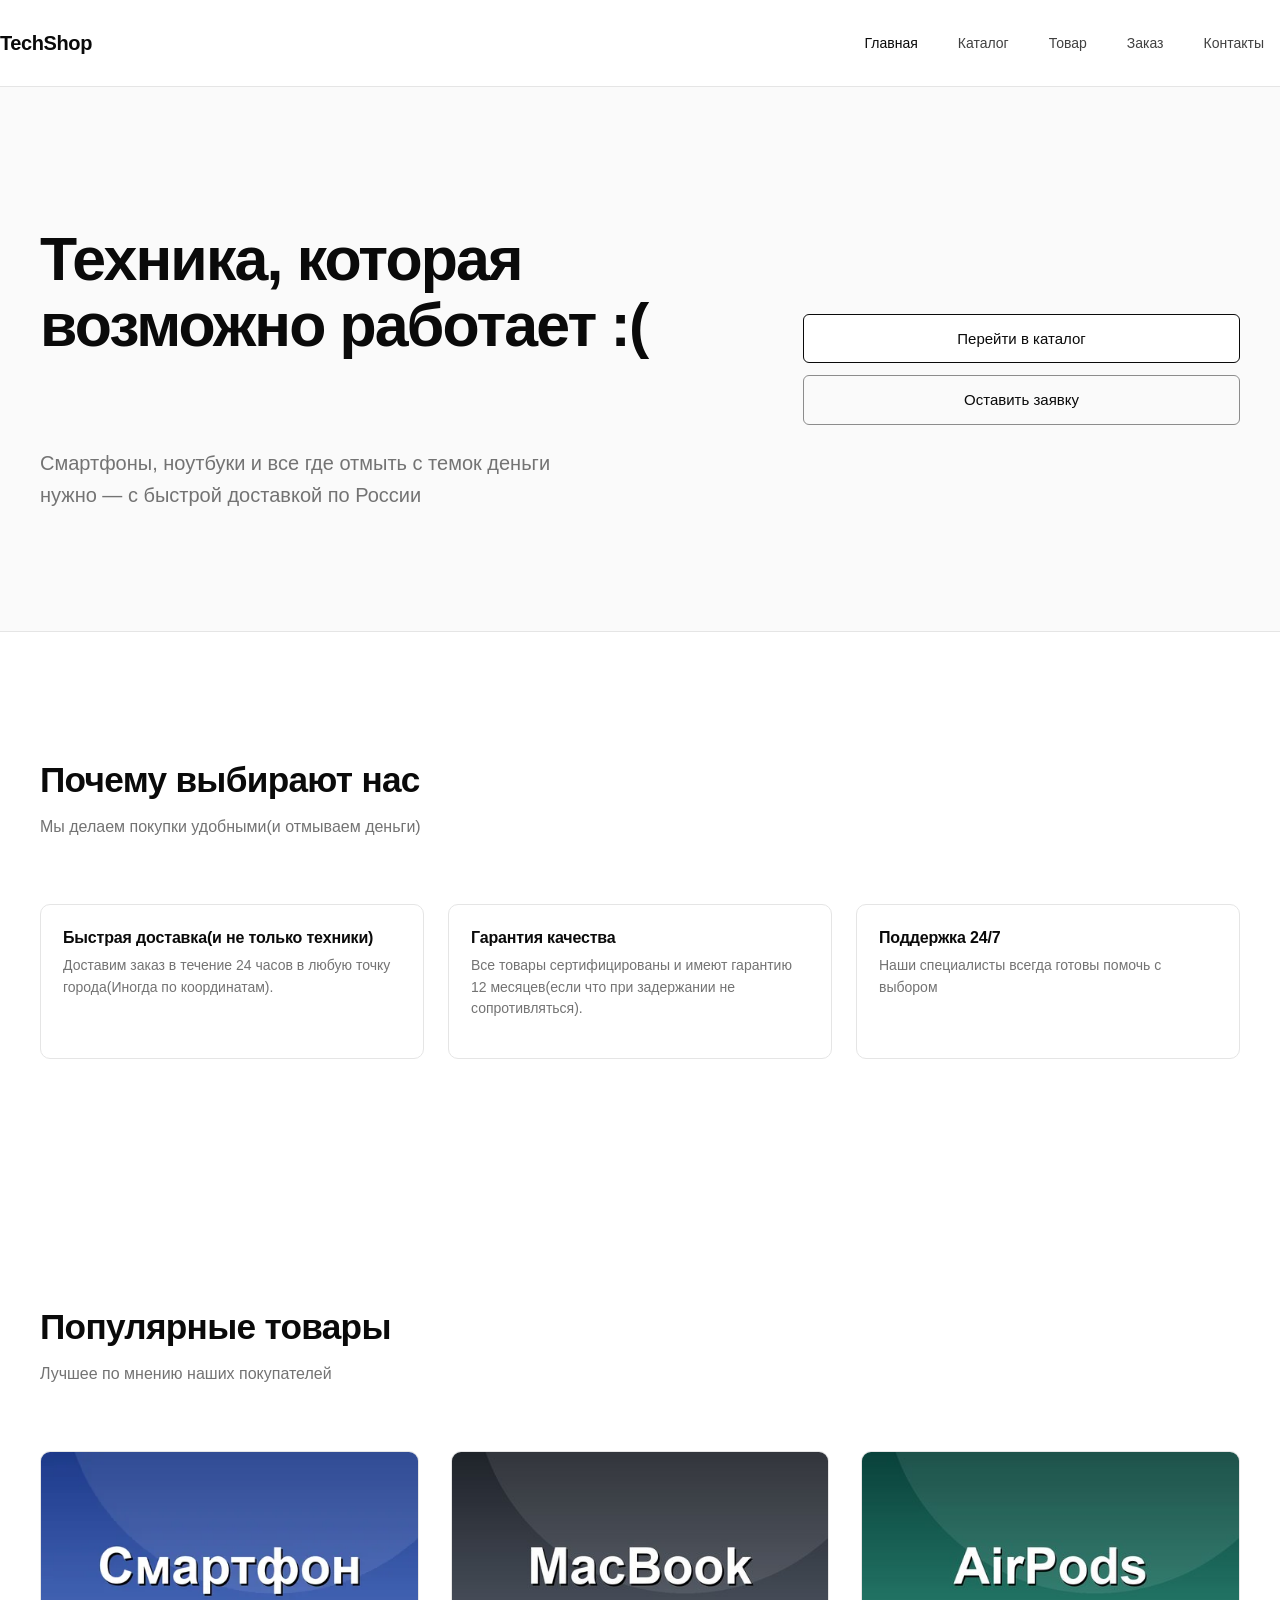
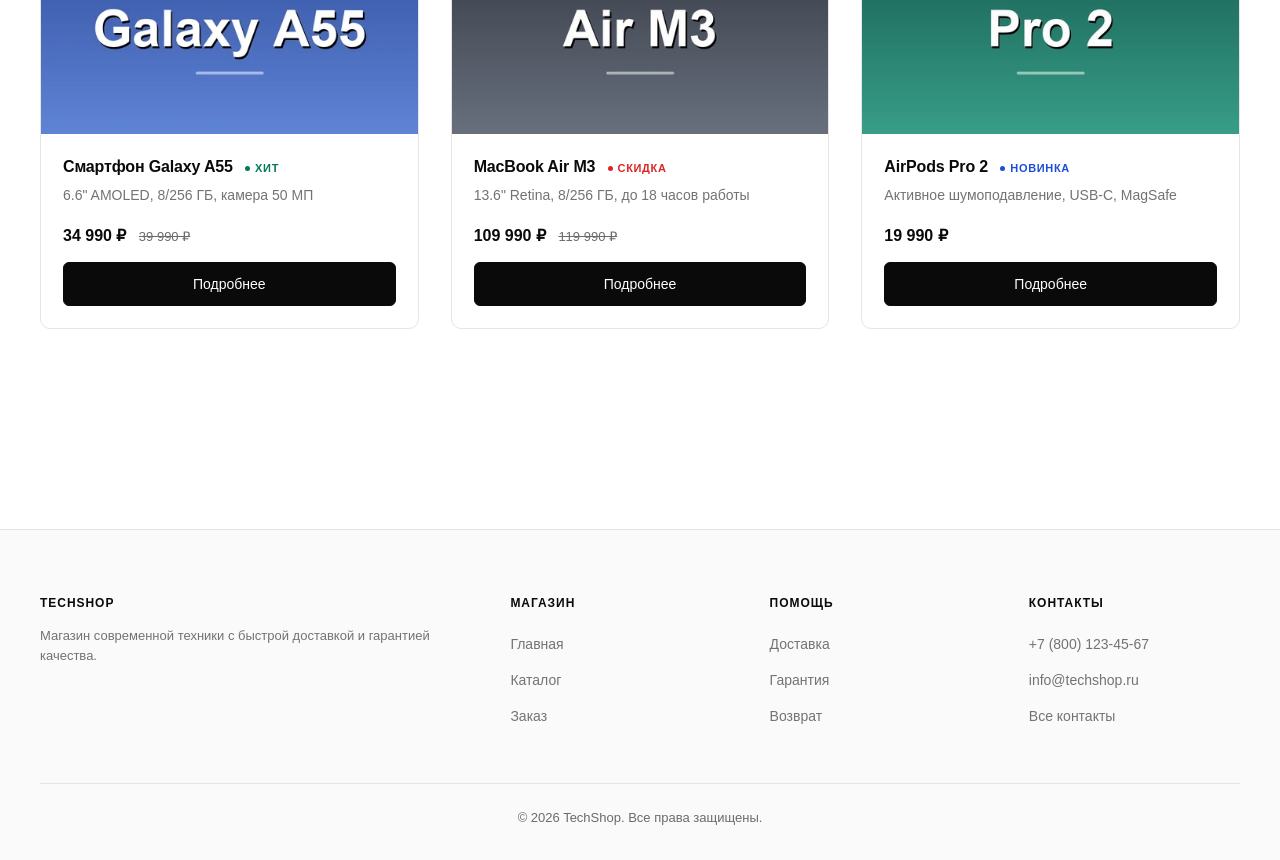
<file: index.html>
<!DOCTYPE html>
<html lang="ru">
<head>
  <meta charset="UTF-8">
  <meta name="viewport" content="width=device-width, initial-scale=1.0">
  <title>TechShop — Главная</title>
  <link rel="stylesheet" href="css/style.css">
  <link rel="stylesheet" href="css/responsive.css">
</head>
<body>
  <a href="#main" class="skip-link">Перейти к содержимому</a>

  <header class="site-header">
    <div class="container header-inner">
      <a href="index.html" class="logo">TechShop</a>
      <button type="button" class="nav-toggle" aria-label="Открыть меню" aria-expanded="false" aria-controls="main-nav">
        <span></span><span></span><span></span>
      </button>
      <nav class="nav-menu" id="main-nav" aria-label="Основная навигация">
        <ul>
          <li><a href="index.html" aria-current="page">Главная</a></li>
          <li><a href="catalog.html">Каталог</a></li>
          <li><a href="product.html">Товар</a></li>
          <li><a href="order.html">Заказ</a></li>
          <li><a href="contacts.html">Контакты</a></li>
        </ul>
      </nav>
    </div>
  </header>

  <main id="main" tabindex="-1">
    <section class="hero">
      <div class="container">
        <h1>Техника, которая возможно работает :( </h1>
        <p>Смартфоны, ноутбуки и все где отмыть с темок деньги нужно — с быстрой доставкой по России</p>
        <div class="hero-actions">
          <a href="catalog.html" class="btn btn-light">Перейти в каталог</a>
          <button type="button" class="btn btn-outline" data-modal-open>Оставить заявку</button>
        </div>
      </div>
    </section>

    <section class="section">
      <div class="container">
        <div class="section-title">
          <h2>Почему выбирают нас</h2>
          <p>Мы делаем покупки удобными(и отмываем деньги)</p>
        </div>
        <div class="features-grid">
          <article class="card">
            <div class="card-body">
              <h3 class="card-title">Быстрая доставка(и не только техники)</h3>
              <p class="card-text">Доставим заказ в течение 24 часов в любую точку города(Иногда по координатам).</p>
            </div>
          </article>
          <article class="card">
            <div class="card-body">
              <h3 class="card-title">Гарантия качества</h3>
              <p class="card-text">Все товары сертифицированы и имеют гарантию 12 месяцев(если что при задержании не сопротивляться).</p>
            </div>
          </article>
          <article class="card">
            <div class="card-body">
              <h3 class="card-title">Поддержка 24/7</h3>
              <p class="card-text">Наши специалисты всегда готовы помочь с выбором</p>
            </div>
          </article>
        </div>
      </div>
    </section>

    <section class="section">
      <div class="container">
        <div class="section-title">
          <h2>Популярные товары</h2>
          <p>Лучшее по мнению наших покупателей</p>
        </div>
        <div class="product-grid">
          <article class="card">
            <picture>
              <source type="image/webp"
                      srcset="images/phone01-480.webp 480w, images/phone01-640.webp 640w, images/phone01-960.webp 960w"
                      sizes="(min-width: 1440px) 25vw, (min-width: 1024px) 33vw, (min-width: 640px) 50vw, 100vw">
              <img class="card-img"
                   src="images/phone01-640.jpg"
                   srcset="images/phone01-480.jpg 480w, images/phone01-640.jpg 640w, images/phone01-960.jpg 960w"
                   sizes="(min-width: 1440px) 25vw, (min-width: 1024px) 33vw, (min-width: 640px) 50vw, 100vw"
                   alt="Смартфон Galaxy A55" width="640" height="480" loading="lazy" decoding="async">
            </picture>
            <div class="card-body">
              <h3 class="card-title">Смартфон Galaxy A55 <span class="badge badge-hit">Хит</span></h3>
              <p class="card-text">6.6" AMOLED, 8/256 ГБ, камера 50 МП</p>
              <p class="card-price">34 990 ₽ <del>39 990 ₽</del></p>
              <a href="product.html?product=phone01" class="btn btn-primary btn-block">Подробнее</a>
            </div>
          </article>
          <article class="card">
            <img class="card-img"
                 src="images/laptop01-640.jpg"
                 srcset="images/laptop01-480.jpg 480w,
                         images/laptop01-640.jpg 640w,
                         images/laptop01-960.jpg 960w"
                 sizes="(min-width: 1440px) 25vw, (min-width: 1024px) 33vw, (min-width: 640px) 50vw, 100vw"
                 alt="Ноутбук MacBook Air M3" width="640" height="480" loading="lazy">
            <div class="card-body">
              <h3 class="card-title">MacBook Air M3 <span class="badge badge-sale">Скидка</span></h3>
              <p class="card-text">13.6" Retina, 8/256 ГБ, до 18 часов работы</p>
              <p class="card-price">109 990 ₽ <del>119 990 ₽</del></p>
              <a href="product.html?product=laptop01" class="btn btn-primary btn-block">Подробнее</a>
            </div>
          </article>
          <article class="card">
            <img class="card-img"
                 src="images/headphones01-640.jpg"
                 srcset="images/headphones01-480.jpg 480w,
                         images/headphones01-640.jpg 640w,
                         images/headphones01-960.jpg 960w"
                 sizes="(min-width: 1440px) 25vw, (min-width: 1024px) 33vw, (min-width: 640px) 50vw, 100vw"
                 alt="Наушники AirPods Pro 2" width="640" height="480" loading="lazy">
            <div class="card-body">
              <h3 class="card-title">AirPods Pro 2 <span class="badge badge-new">Новинка</span></h3>
              <p class="card-text">Активное шумоподавление, USB-C, MagSafe</p>
              <p class="card-price">19 990 ₽</p>
              <a href="product.html?product=headphones01" class="btn btn-primary btn-block">Подробнее</a>
            </div>
          </article>
        </div>
      </div>
    </section>
  </main>

  <footer class="site-footer">
    <div class="container">
      <div class="footer-inner">
        <div class="footer-col">
          <h3>TechShop</h3>
          <p>Магазин современной техники с быстрой доставкой и гарантией качества.</p>
        </div>
        <div class="footer-col">
          <h3>Магазин</h3>
          <ul>
            <li><a href="index.html">Главная</a></li>
            <li><a href="catalog.html">Каталог</a></li>
            <li><a href="order.html">Заказ</a></li>
          </ul>
        </div>
        <div class="footer-col">
          <h3>Помощь</h3>
          <ul>
            <li><a href="contacts.html">Доставка</a></li>
            <li><a href="contacts.html">Гарантия</a></li>
            <li><a href="contacts.html">Возврат</a></li>
          </ul>
        </div>
        <div class="footer-col">
          <h3>Контакты</h3>
          <ul>
            <li><a href="tel:+78001234567">+7 (800) 123-45-67</a></li>
            <li><a href="mailto:info@techshop.ru">info@techshop.ru</a></li>
            <li><a href="contacts.html">Все контакты</a></li>
          </ul>
        </div>
      </div>
      <p class="footer-bottom">© 2026 TechShop. Все права защищены.</p>
    </div>
  </footer>

  <div class="modal" id="callback-modal" role="dialog" aria-modal="true" aria-labelledby="modal-title" hidden>
    <div class="modal-content">
      <button type="button" class="modal-close" aria-label="Закрыть окно" data-modal-close>&times;</button>
      <h2 id="modal-title">Заявка на консультацию</h2>
      <form data-demo-form data-success-target="modal-success">
        <div class="form-field">
          <label for="m-name">Имя <span class="required">*</span></label>
          <input type="text" id="m-name" name="name" required autocomplete="name">
        </div>
        <div class="form-field">
          <label for="m-phone">Телефон <span class="required">*</span></label>
          <input type="tel" id="m-phone" name="phone" required autocomplete="tel">
        </div>
        <div class="form-field">
          <label for="m-email">E-mail</label>
          <input type="email" id="m-email" name="email" autocomplete="email">
        </div>
        <div class="form-check">
          <input type="checkbox" id="m-agree" name="agree" required>
          <label for="m-agree">Согласен на обработку персональных данных</label>
        </div>
        <div class="alert alert-success" id="modal-success" hidden tabindex="-1">
          Спасибо! Заявка отправлена — мы скоро свяжемся.
        </div>
        <button type="submit" class="btn btn-primary btn-block">Отправить</button>
      </form>
    </div>
  </div>

  <script src="js/main.js"></script>
</body>
</html>
</file>
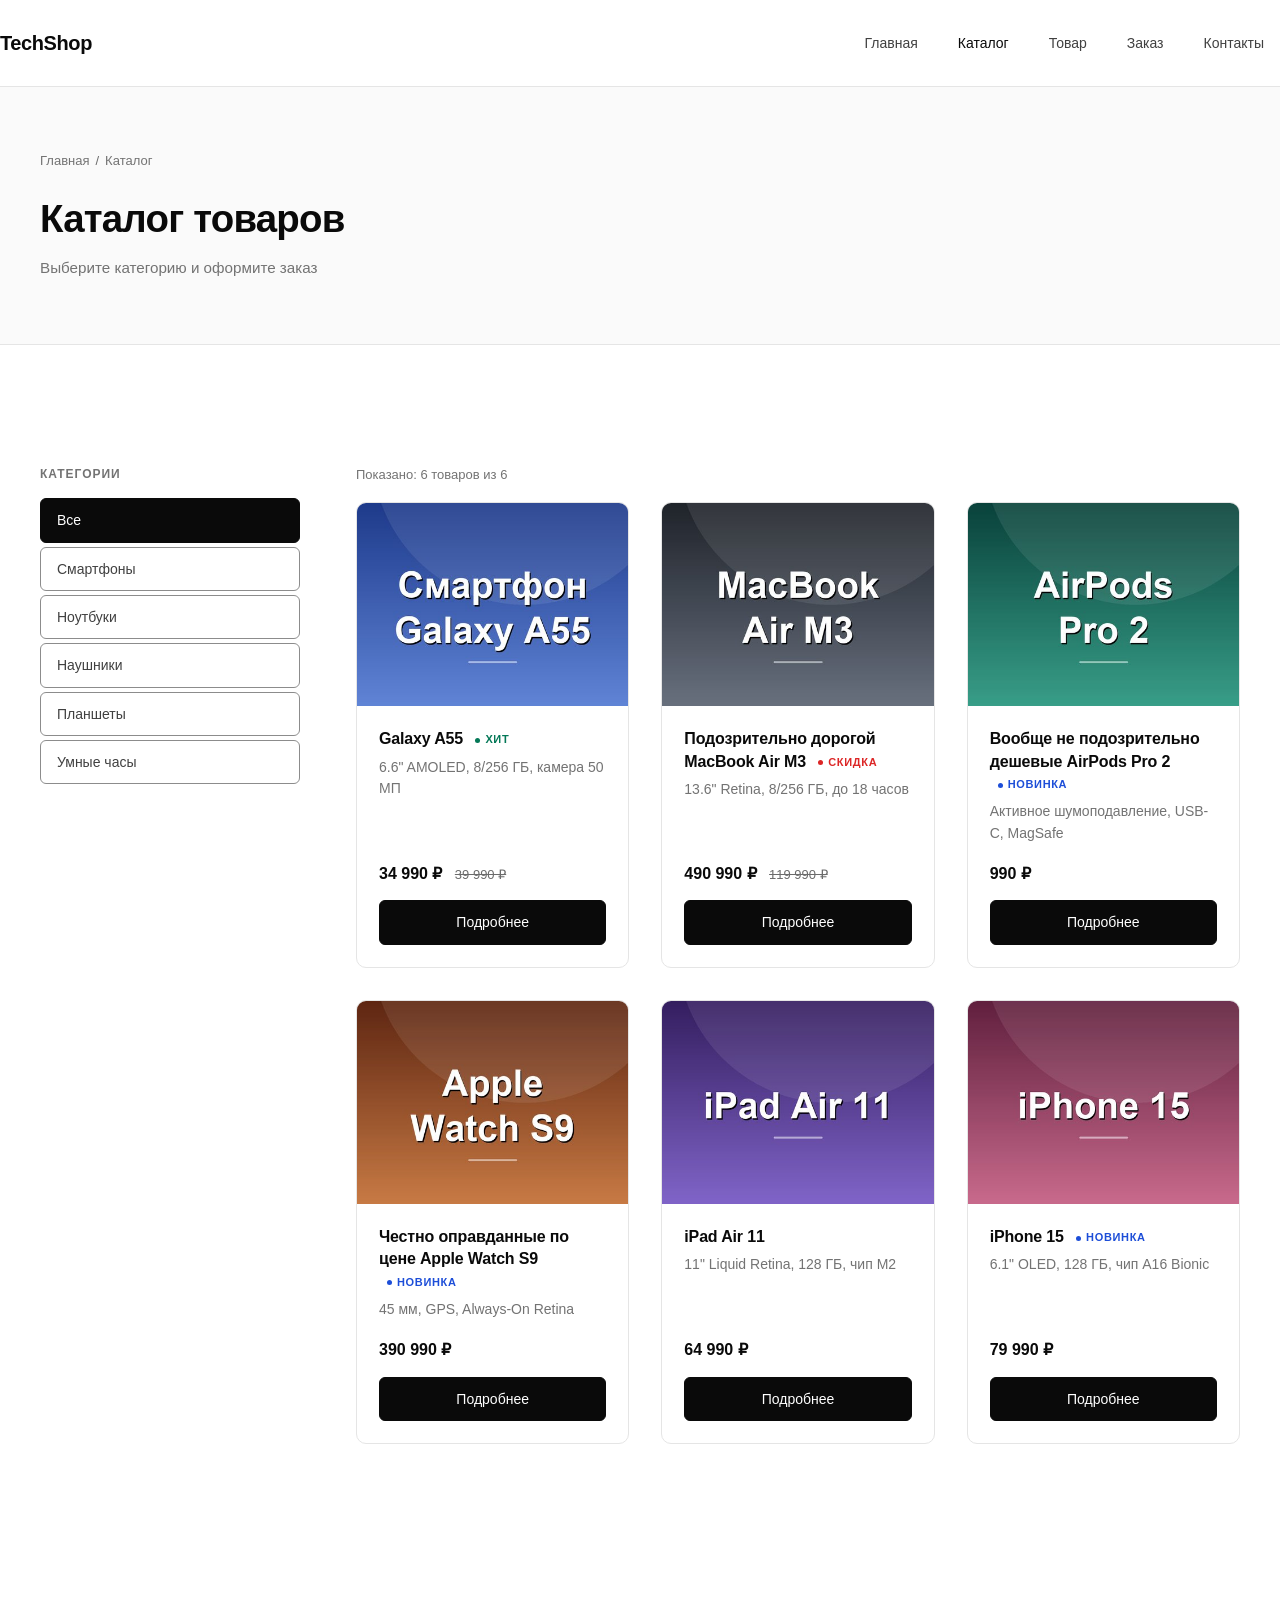
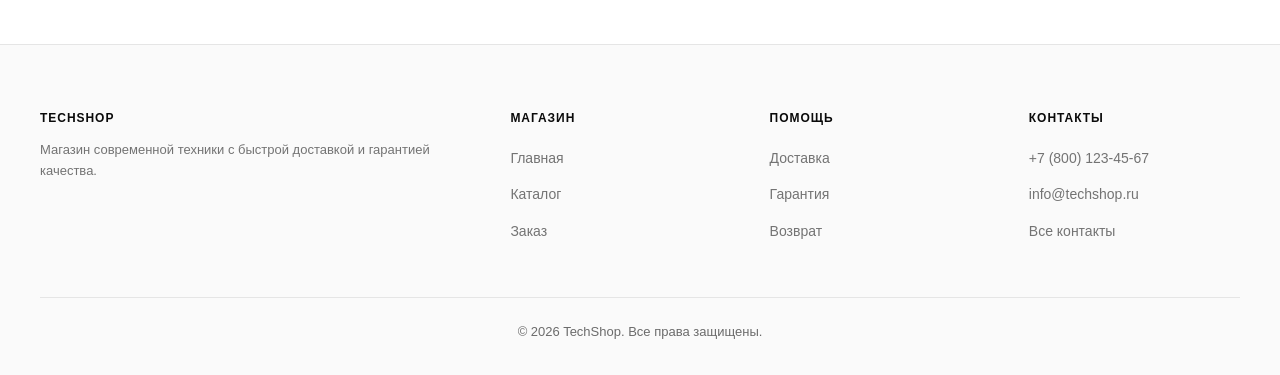
<file: catalog.html>
<!DOCTYPE html>
<html lang="ru">
<head>
  <meta charset="UTF-8">
  <meta name="viewport" content="width=device-width, initial-scale=1.0">
  <title>TechShop — Каталог</title>
  <link rel="stylesheet" href="css/style.css">
  <link rel="stylesheet" href="css/responsive.css">
</head>
<body>
  <a href="#main" class="skip-link">Перейти к содержимому</a>

  <header class="site-header">
    <div class="container header-inner">
      <a href="index.html" class="logo">TechShop</a>
      <button type="button" class="nav-toggle" aria-label="Открыть меню" aria-expanded="false" aria-controls="main-nav">
        <span></span><span></span><span></span>
      </button>
      <nav class="nav-menu" id="main-nav" aria-label="Основная навигация">
        <ul>
          <li><a href="index.html">Главная</a></li>
          <li><a href="catalog.html" aria-current="page">Каталог</a></li>
          <li><a href="product.html">Товар</a></li>
          <li><a href="order.html">Заказ</a></li>
          <li><a href="contacts.html">Контакты</a></li>
        </ul>
      </nav>
    </div>
  </header>

  <main id="main" tabindex="-1">
    <div class="page-header">
      <div class="container">
        <ol class="breadcrumb">
          <li><a href="index.html">Главная</a></li>
          <li>Каталог</li>
        </ol>
        <h1>Каталог товаров</h1>
        <p>Выберите категорию и оформите заказ</p>
      </div>
    </div>

    <section class="section">
      <div class="container">
        <div class="catalog-layout">
          <aside class="filters" aria-labelledby="filters-title">
            <h2 id="filters-title">Категории</h2>
            <ul class="filter-list">
              <li><button type="button" class="filter-btn" data-filter="all" aria-pressed="true">Все</button></li>
              <li><button type="button" class="filter-btn" data-filter="smartphone" aria-pressed="false">Смартфоны</button></li>
              <li><button type="button" class="filter-btn" data-filter="laptop" aria-pressed="false">Ноутбуки</button></li>
              <li><button type="button" class="filter-btn" data-filter="headphones" aria-pressed="false">Наушники</button></li>
              <li><button type="button" class="filter-btn" data-filter="tablet" aria-pressed="false">Планшеты</button></li>
              <li><button type="button" class="filter-btn" data-filter="watch" aria-pressed="false">Умные часы</button></li>
            </ul>
          </aside>

          <div class="catalog-main">
            <p class="catalog-status" id="catalog-status" role="status" aria-live="polite">Показано: 6 товаров из 6</p>
            <div class="product-grid">
              <article class="card" data-category="smartphone">
                <img class="card-img"
                     src="images/phone01-640.jpg"
                     srcset="images/phone01-480.jpg 480w,
                             images/phone01-640.jpg 640w,
                             images/phone01-960.jpg 960w"
                     sizes="(min-width: 1440px) 25vw, (min-width: 1024px) 33vw, (min-width: 640px) 50vw, 100vw"
                     alt="Смартфон Galaxy A55" width="640" height="480" loading="lazy">
                <div class="card-body">
                  <h3 class="card-title">Galaxy A55 <span class="badge badge-hit">Хит</span></h3>
                  <p class="card-text">6.6" AMOLED, 8/256 ГБ, камера 50 МП</p>
                  <p class="card-price">34 990 ₽ <del>39 990 ₽</del></p>
                  <a href="product.html?product=phone01" class="btn btn-primary btn-block">Подробнее</a>
                </div>
              </article>

              <article class="card" data-category="laptop">
                <img class="card-img"
                     src="images/laptop01-640.jpg"
                     srcset="images/laptop01-480.jpg 480w,
                             images/laptop01-640.jpg 640w,
                             images/laptop01-960.jpg 960w"
                     sizes="(min-width: 1440px) 25vw, (min-width: 1024px) 33vw, (min-width: 640px) 50vw, 100vw"
                     alt="Ноутбук MacBook Air M3" width="640" height="480" loading="lazy">
                <div class="card-body">
                  <h3 class="card-title">Подозрительно дорогой MacBook Air M3 <span class="badge badge-sale">Скидка</span></h3>
                  <p class="card-text">13.6" Retina, 8/256 ГБ, до 18 часов</p>
                  <p class="card-price">490 990 ₽ <del>119 990 ₽</del></p>
                  <a href="product.html?product=laptop01" class="btn btn-primary btn-block">Подробнее</a>
                </div>
              </article>

              <article class="card" data-category="headphones">
                <img class="card-img"
                     src="images/headphones01-640.jpg"
                     srcset="images/headphones01-480.jpg 480w,
                             images/headphones01-640.jpg 640w,
                             images/headphones01-960.jpg 960w"
                     sizes="(min-width: 1440px) 25vw, (min-width: 1024px) 33vw, (min-width: 640px) 50vw, 100vw"
                     alt="Наушники AirPods Pro 2" width="640" height="480" loading="lazy">
                <div class="card-body">
                  <h3 class="card-title">Вообще не подозрительно дешевые AirPods Pro 2 <span class="badge badge-new">Новинка</span></h3>
                  <p class="card-text">Активное шумоподавление, USB-C, MagSafe</p>
                  <p class="card-price">990 ₽</p>
                  <a href="product.html?product=headphones01" class="btn btn-primary btn-block">Подробнее</a>
                </div>
              </article>

              <article class="card" data-category="watch">
                <img class="card-img"
                     src="images/watch01-640.jpg"
                     srcset="images/watch01-480.jpg 480w,
                             images/watch01-640.jpg 640w,
                             images/watch01-960.jpg 960w"
                     sizes="(min-width: 1440px) 25vw, (min-width: 1024px) 33vw, (min-width: 640px) 50vw, 100vw"
                     alt="Умные часы Apple Watch Series 9" width="640" height="480" loading="lazy">
                <div class="card-body">
                  <h3 class="card-title">Честно оправданные по цене Apple Watch S9 <span class="badge badge-new">Новинка</span></h3>
                  <p class="card-text">45 мм, GPS, Always-On Retina</p>
                  <p class="card-price">390 990 ₽</p>
                  <a href="product.html?product=watch01" class="btn btn-primary btn-block">Подробнее</a>
                </div>
              </article>

              <article class="card" data-category="tablet">
                <img class="card-img"
                     src="images/tablet01-640.jpg"
                     srcset="images/tablet01-480.jpg 480w,
                             images/tablet01-640.jpg 640w,
                             images/tablet01-960.jpg 960w"
                     sizes="(min-width: 1440px) 25vw, (min-width: 1024px) 33vw, (min-width: 640px) 50vw, 100vw"
                     alt="Планшет iPad Air 11" width="640" height="480" loading="lazy">
                <div class="card-body">
                  <h3 class="card-title">iPad Air 11</h3>
                  <p class="card-text">11" Liquid Retina, 128 ГБ, чип M2</p>
                  <p class="card-price">64 990 ₽</p>
                  <a href="product.html?product=tablet01" class="btn btn-primary btn-block">Подробнее</a>
                </div>
              </article>

              <article class="card" data-category="smartphone">
                <img class="card-img"
                     src="images/iphone02-640.jpg"
                     srcset="images/iphone02-480.jpg 480w,
                             images/iphone02-640.jpg 640w,
                             images/iphone02-960.jpg 960w"
                     sizes="(min-width: 1440px) 25vw, (min-width: 1024px) 33vw, (min-width: 640px) 50vw, 100vw"
                     alt="Смартфон iPhone 15" width="640" height="480" loading="lazy">
                <div class="card-body">
                  <h3 class="card-title">iPhone 15 <span class="badge badge-new">Новинка</span></h3>
                  <p class="card-text">6.1" OLED, 128 ГБ, чип A16 Bionic</p>
                  <p class="card-price">79 990 ₽</p>
                  <a href="product.html?product=iphone02" class="btn btn-primary btn-block">Подробнее</a>
                </div>
              </article>
            </div>
          </div>
        </div>
      </div>
    </section>
  </main>

  <footer class="site-footer">
    <div class="container">
      <div class="footer-inner">
        <div class="footer-col">
          <h3>TechShop</h3>
          <p>Магазин современной техники с быстрой доставкой и гарантией качества.</p>
        </div>
        <div class="footer-col">
          <h3>Магазин</h3>
          <ul>
            <li><a href="index.html">Главная</a></li>
            <li><a href="catalog.html">Каталог</a></li>
            <li><a href="order.html">Заказ</a></li>
          </ul>
        </div>
        <div class="footer-col">
          <h3>Помощь</h3>
          <ul>
            <li><a href="contacts.html">Доставка</a></li>
            <li><a href="contacts.html">Гарантия</a></li>
            <li><a href="contacts.html">Возврат</a></li>
          </ul>
        </div>
        <div class="footer-col">
          <h3>Контакты</h3>
          <ul>
            <li><a href="tel:+78001234567">+7 (800) 123-45-67</a></li>
            <li><a href="mailto:info@techshop.ru">info@techshop.ru</a></li>
            <li><a href="contacts.html">Все контакты</a></li>
          </ul>
        </div>
      </div>
      <p class="footer-bottom">© 2026 TechShop. Все права защищены.</p>
    </div>
  </footer>

  <script src="js/main.js"></script>
</body>
</html>
</file>
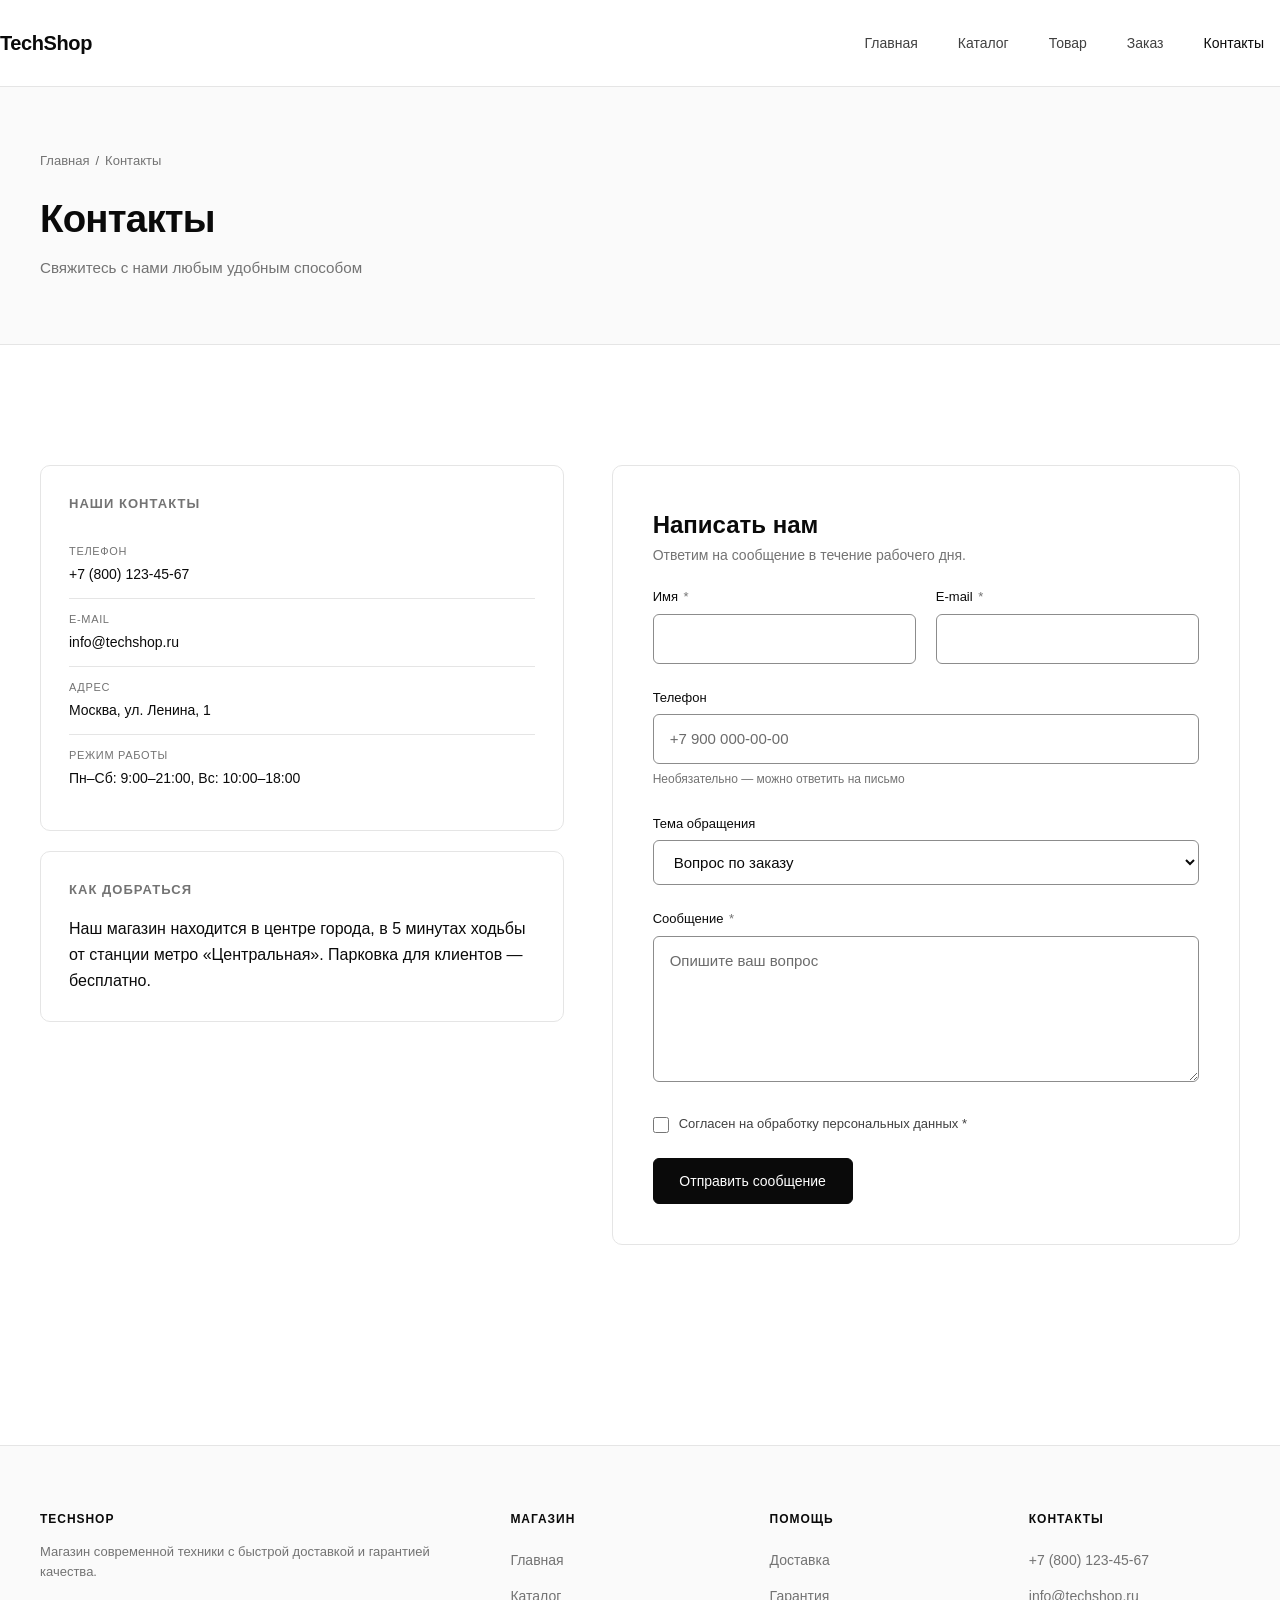
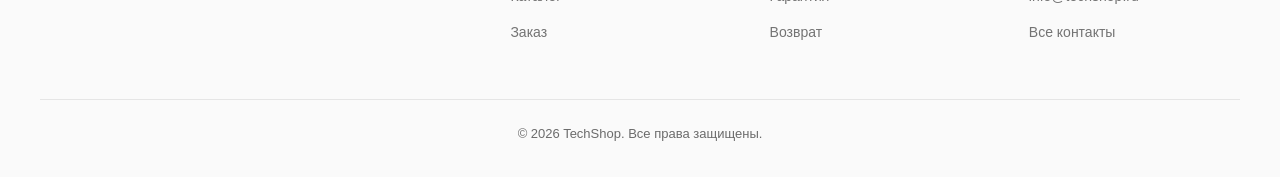
<file: contacts.html>
<!DOCTYPE html>
<html lang="ru">
<head>
  <meta charset="UTF-8">
  <meta name="viewport" content="width=device-width, initial-scale=1.0">
  <meta name="description" content="Контакты магазина техники TechShop: телефон, почта, адрес и форма обратной связи.">
  <title>TechShop — Контакты</title>
  <link rel="stylesheet" href="css/style.css">
  <link rel="stylesheet" href="css/responsive.css">
</head>
<body>
  <a href="#main" class="skip-link">Перейти к содержимому</a>

  <header class="site-header">
    <div class="container header-inner">
      <a href="index.html" class="logo">TechShop</a>
      <button type="button" class="nav-toggle" aria-label="Открыть меню" aria-expanded="false" aria-controls="main-nav">
        <span></span><span></span><span></span>
      </button>
      <nav class="nav-menu" id="main-nav" aria-label="Основная навигация">
        <ul>
          <li><a href="index.html">Главная</a></li>
          <li><a href="catalog.html">Каталог</a></li>
          <li><a href="product.html">Товар</a></li>
          <li><a href="order.html">Заказ</a></li>
          <li><a href="contacts.html" aria-current="page">Контакты</a></li>
        </ul>
      </nav>
    </div>
  </header>

  <main id="main" tabindex="-1">
    <div class="page-header">
      <div class="container">
        <ol class="breadcrumb">
          <li><a href="index.html">Главная</a></li>
          <li>Контакты</li>
        </ol>
        <h1>Контакты</h1>
        <p>Свяжитесь с нами любым удобным способом</p>
      </div>
    </div>

    <section class="section">
      <div class="container">
        <div class="contacts-layout">
          <div>
            <div class="contact-card">
              <h2>Наши контакты</h2>
              <ul class="contact-list">
                <li><strong>Телефон</strong><a href="tel:+78001234567">+7 (800) 123-45-67</a></li>
                <li><strong>E-mail</strong><a href="mailto:info@techshop.ru">info@techshop.ru</a></li>
                <li><strong>Адрес</strong>Москва, ул. Ленина, 1</li>
                <li><strong>Режим работы</strong>Пн–Сб: 9:00–21:00, Вс: 10:00–18:00</li>
              </ul>
            </div>

            <div class="contact-card">
              <h2>Как добраться</h2>
              <p>Наш магазин находится в центре города, в 5 минутах ходьбы от станции метро «Центральная». Парковка для клиентов — бесплатно.</p>
            </div>
          </div>

          <div>
            <div class="form-card">
              <h2>Написать нам</h2>
              <p class="contact-note">Ответим на сообщение в течение рабочего дня.</p>

              <div class="alert alert-success" id="contact-success" role="status" hidden tabindex="-1">
                Спасибо! Сообщение отправлено — мы скоро ответим.
              </div>

              <form data-demo-form data-success-target="contact-success" novalidate>
                <div class="form-row">
                  <div class="form-field">
                    <label for="c-name">Имя <span class="required">*</span></label>
                    <input type="text" id="c-name" name="name" required autocomplete="name">
                  </div>
                  <div class="form-field">
                    <label for="c-email">E-mail <span class="required">*</span></label>
                    <input type="email" id="c-email" name="email" required autocomplete="email">
                  </div>
                </div>

                <div class="form-field">
                  <label for="c-phone">Телефон</label>
                  <input type="tel" id="c-phone" name="phone" autocomplete="tel" placeholder="+7 900 000-00-00" aria-describedby="c-phone-hint">
                  <span class="hint" id="c-phone-hint">Необязательно — можно ответить на письмо</span>
                </div>

                <div class="form-field">
                  <label for="c-topic">Тема обращения</label>
                  <select id="c-topic" name="topic">
                    <option value="order">Вопрос по заказу</option>
                    <option value="delivery">Доставка</option>
                    <option value="warranty">Гарантия и возврат</option>
                    <option value="other">Другое</option>
                  </select>
                </div>

                <div class="form-field">
                  <label for="c-message">Сообщение <span class="required">*</span></label>
                  <textarea id="c-message" name="message" rows="5" required placeholder="Опишите ваш вопрос"></textarea>
                </div>

                <div class="form-check">
                  <input type="checkbox" id="c-agree" name="agree" required>
                  <label for="c-agree">Согласен на обработку персональных данных <span class="required">*</span></label>
                </div>

                <button type="submit" class="btn btn-primary btn-block form-submit">Отправить сообщение</button>
              </form>
            </div>
          </div>
        </div>
      </div>
    </section>
  </main>

  <footer class="site-footer">
    <div class="container">
      <div class="footer-inner">
        <div class="footer-col">
          <h3>TechShop</h3>
          <p>Магазин современной техники с быстрой доставкой и гарантией качества.</p>
        </div>
        <div class="footer-col">
          <h3>Магазин</h3>
          <ul>
            <li><a href="index.html">Главная</a></li>
            <li><a href="catalog.html">Каталог</a></li>
            <li><a href="order.html">Заказ</a></li>
          </ul>
        </div>
        <div class="footer-col">
          <h3>Помощь</h3>
          <ul>
            <li><a href="contacts.html">Доставка</a></li>
            <li><a href="contacts.html">Гарантия</a></li>
            <li><a href="contacts.html">Возврат</a></li>
          </ul>
        </div>
        <div class="footer-col">
          <h3>Контакты</h3>
          <ul>
            <li><a href="tel:+78001234567">+7 (800) 123-45-67</a></li>
            <li><a href="mailto:info@techshop.ru">info@techshop.ru</a></li>
            <li><a href="contacts.html">Все контакты</a></li>
          </ul>
        </div>
      </div>
      <p class="footer-bottom">© 2026 TechShop. Все права защищены.</p>
    </div>
  </footer>

  <script src="js/main.js"></script>
</body>
</html>
</file>
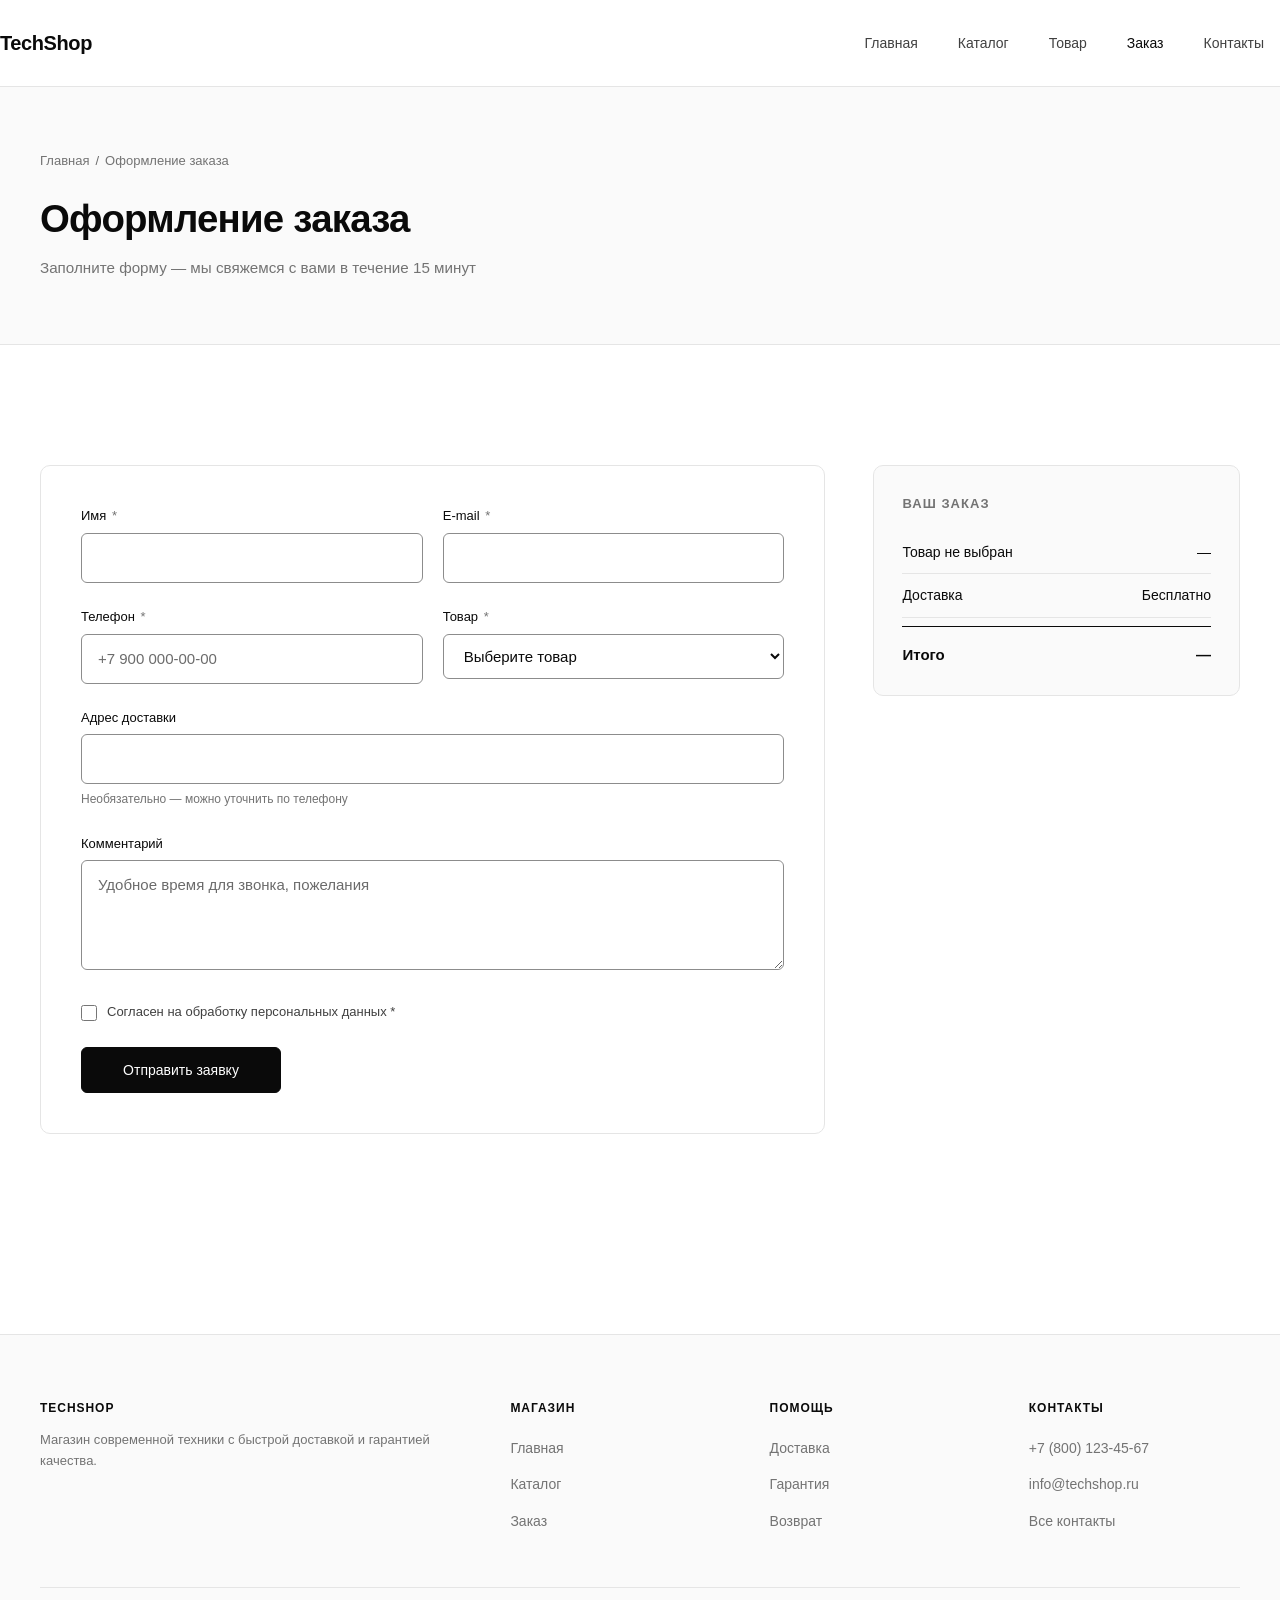
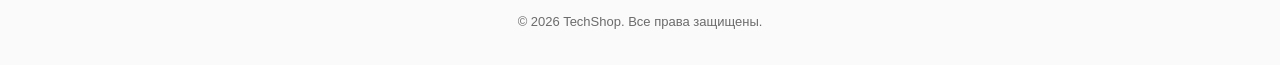
<file: order.html>
<!DOCTYPE html>
<html lang="ru">
<head>
  <meta charset="UTF-8">
  <meta name="viewport" content="width=device-width, initial-scale=1.0">
  <title>TechShop — Оформление заказа</title>
  <link rel="stylesheet" href="css/style.css">
  <link rel="stylesheet" href="css/responsive.css">
</head>
<body>
  <a href="#main" class="skip-link">Перейти к содержимому</a>

  <header class="site-header">
    <div class="container header-inner">
      <a href="index.html" class="logo">TechShop</a>
      <button type="button" class="nav-toggle" aria-label="Открыть меню" aria-expanded="false" aria-controls="main-nav">
        <span></span><span></span><span></span>
      </button>
      <nav class="nav-menu" id="main-nav" aria-label="Основная навигация">
        <ul>
          <li><a href="index.html">Главная</a></li>
          <li><a href="catalog.html">Каталог</a></li>
          <li><a href="product.html">Товар</a></li>
          <li><a href="order.html" aria-current="page">Заказ</a></li>
          <li><a href="contacts.html">Контакты</a></li>
        </ul>
      </nav>
    </div>
  </header>

  <main id="main" tabindex="-1">
    <div class="page-header">
      <div class="container">
        <ol class="breadcrumb">
          <li><a href="index.html">Главная</a></li>
          <li>Оформление заказа</li>
        </ol>
        <h1>Оформление заказа</h1>
        <p>Заполните форму — мы свяжемся с вами в течение 15 минут</p>
      </div>
    </div>

    <section class="section">
      <div class="container">
        <div class="alert alert-success" id="order-success" role="status" hidden tabindex="-1">
          Спасибо! Заявка отправлена — мы свяжемся с вами в ближайшее время.
        </div>

        <div class="order-layout">
          <form class="form-card" data-demo-form data-success-target="order-success" novalidate>
            <h2 class="visually-hidden">Форма заказа</h2>

            <div class="form-row">
              <div class="form-field">
                <label for="o-name">Имя <span class="required">*</span></label>
                <input type="text" id="o-name" name="name" required autocomplete="name">
              </div>
              <div class="form-field">
                <label for="o-email">E-mail <span class="required">*</span></label>
                <input type="email" id="o-email" name="email" required autocomplete="email">
              </div>
            </div>

            <div class="form-row">
              <div class="form-field">
                <label for="o-phone">Телефон <span class="required">*</span></label>
                <input type="tel" id="o-phone" name="phone" required autocomplete="tel" placeholder="+7 900 000-00-00">
              </div>
              <div class="form-field">
                <label for="o-product">Товар <span class="required">*</span></label>
                <select id="o-product" name="product" required>
                  <option value="">Выберите товар</option>
                  <option value="phone01" data-title="Смартфон Galaxy A55" data-price="34990">Смартфон Galaxy A55 — 34 990 ₽</option>
                  <option value="iphone02" data-title="iPhone 15" data-price="79990">iPhone 15 — 79 990 ₽</option>
                  <option value="laptop01" data-title="MacBook Air M3" data-price="109990">MacBook Air M3 — 109 990 ₽</option>
                  <option value="headphones01" data-title="AirPods Pro 2" data-price="19990">AirPods Pro 2 — 19 990 ₽</option>
                  <option value="tablet01" data-title="iPad Air 11" data-price="64990">iPad Air 11 — 64 990 ₽</option>
                  <option value="watch01" data-title="Apple Watch S9" data-price="39990">Apple Watch S9 — 39 990 ₽</option>
                </select>
              </div>
            </div>

            <div class="form-field">
              <label for="o-address">Адрес доставки</label>
              <input type="text" id="o-address" name="address" autocomplete="street-address" aria-describedby="o-address-hint">
              <span class="hint" id="o-address-hint">Необязательно — можно уточнить по телефону</span>
            </div>

            <div class="form-field">
              <label for="o-comment">Комментарий</label>
              <textarea id="o-comment" name="comment" rows="3" placeholder="Удобное время для звонка, пожелания"></textarea>
            </div>

            <div class="form-check">
              <input type="checkbox" id="o-agree" name="agree" required>
              <label for="o-agree">Согласен на обработку персональных данных <span class="required">*</span></label>
            </div>

            <button type="submit" class="btn btn-primary btn-block form-submit">Отправить заявку</button>
          </form>

          <aside class="order-summary" aria-labelledby="summary-title">
            <h2 id="summary-title">Ваш заказ</h2>
            <div class="summary-row"><span id="summary-product">Товар не выбран</span><span id="summary-price">—</span></div>
            <div class="summary-row"><span>Доставка</span><span>Бесплатно</span></div>
            <div class="summary-total"><span>Итого</span><span id="summary-total">—</span></div>
          </aside>
        </div>
      </div>
    </section>
  </main>

  <footer class="site-footer">
    <div class="container">
      <div class="footer-inner">
        <div class="footer-col">
          <h3>TechShop</h3>
          <p>Магазин современной техники с быстрой доставкой и гарантией качества.</p>
        </div>
        <div class="footer-col">
          <h3>Магазин</h3>
          <ul>
            <li><a href="index.html">Главная</a></li>
            <li><a href="catalog.html">Каталог</a></li>
            <li><a href="order.html">Заказ</a></li>
          </ul>
        </div>
        <div class="footer-col">
          <h3>Помощь</h3>
          <ul>
            <li><a href="contacts.html">Доставка</a></li>
            <li><a href="contacts.html">Гарантия</a></li>
            <li><a href="contacts.html">Возврат</a></li>
          </ul>
        </div>
        <div class="footer-col">
          <h3>Контакты</h3>
          <ul>
            <li><a href="tel:+78001234567">+7 (800) 123-45-67</a></li>
            <li><a href="mailto:info@techshop.ru">info@techshop.ru</a></li>
            <li><a href="contacts.html">Все контакты</a></li>
          </ul>
        </div>
      </div>
      <p class="footer-bottom">© 2026 TechShop. Все права защищены.</p>
    </div>
  </footer>

  <script src="js/main.js"></script>
</body>
</html>
</file>
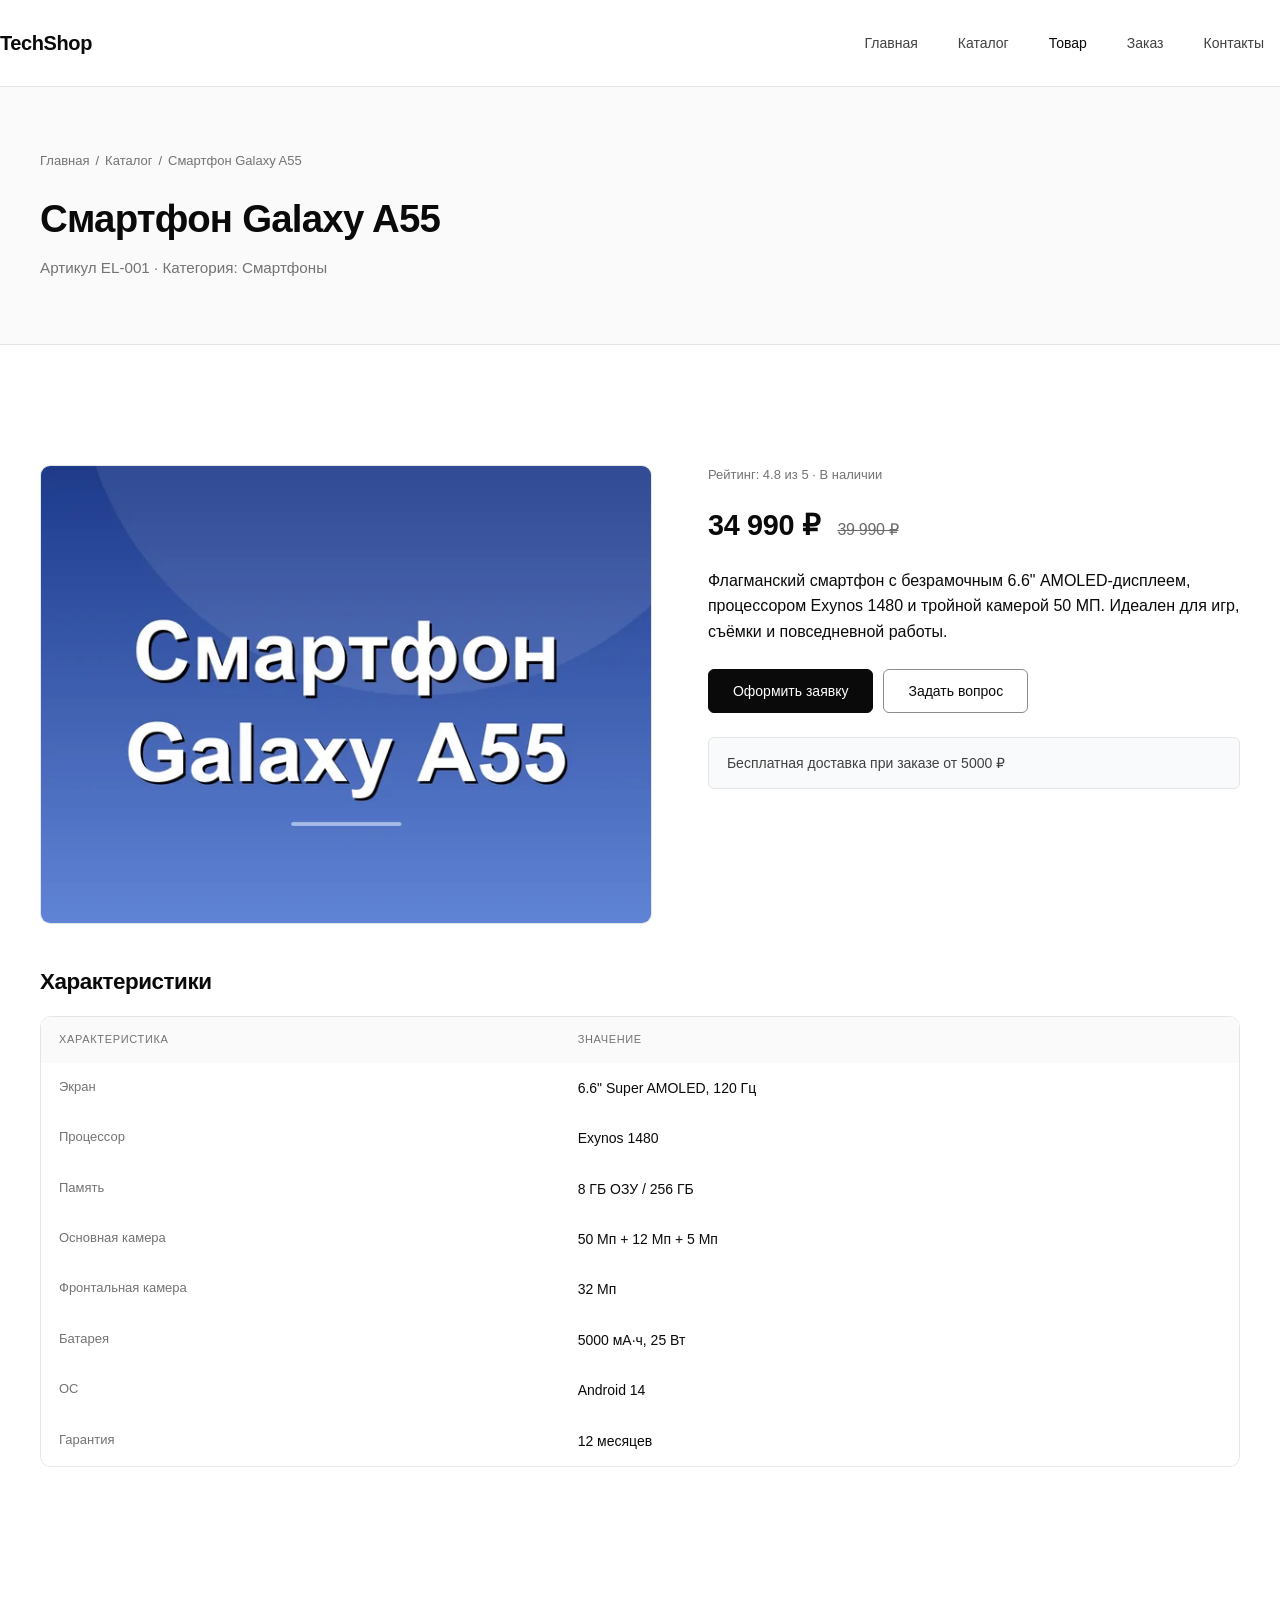
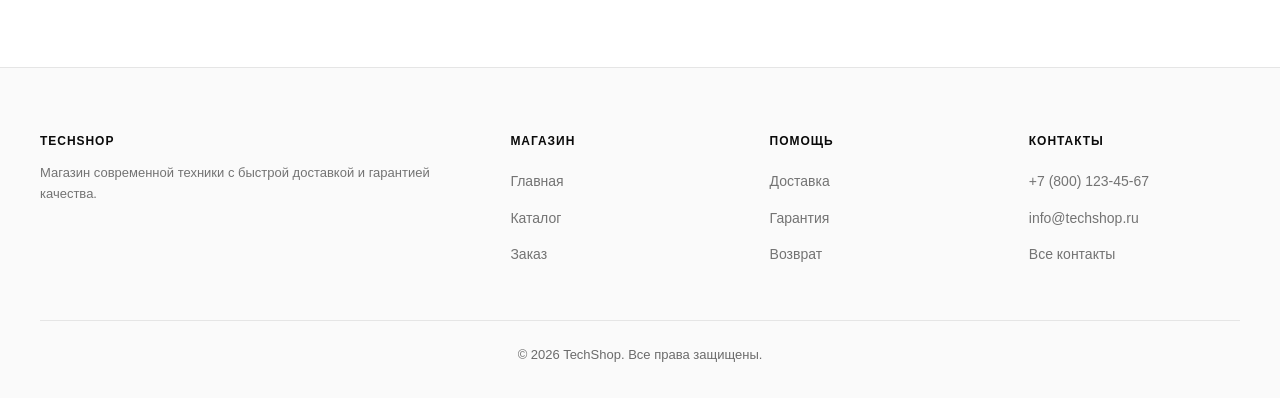
<file: product.html>
<!DOCTYPE html>
<html lang="ru">
<head>
  <meta charset="UTF-8">
  <meta name="viewport" content="width=device-width, initial-scale=1.0">
  <title>TechShop — Смартфон Galaxy A55</title>
  <link rel="stylesheet" href="css/style.css">
  <link rel="stylesheet" href="css/responsive.css">
</head>
<body>
  <a href="#main" class="skip-link">Перейти к содержимому</a>

  <header class="site-header">
    <div class="container header-inner">
      <a href="index.html" class="logo">TechShop</a>
      <button type="button" class="nav-toggle" aria-label="Открыть меню" aria-expanded="false" aria-controls="main-nav">
        <span></span><span></span><span></span>
      </button>
      <nav class="nav-menu" id="main-nav" aria-label="Основная навигация">
        <ul>
          <li><a href="index.html">Главная</a></li>
          <li><a href="catalog.html">Каталог</a></li>
          <li><a href="product.html" aria-current="page">Товар</a></li>
          <li><a href="order.html">Заказ</a></li>
          <li><a href="contacts.html">Контакты</a></li>
        </ul>
      </nav>
    </div>
  </header>

  <main id="main" tabindex="-1">
    <div class="page-header">
      <div class="container">
        <ol class="breadcrumb">
          <li><a href="index.html">Главная</a></li>
          <li><a href="catalog.html">Каталог</a></li>
          <li id="product-crumb">Смартфон Galaxy A55</li>
        </ol>
        <h1 id="product-title">Смартфон Galaxy A55</h1>
        <p id="product-meta">Артикул EL-001 · Категория: Смартфоны</p>
      </div>
    </div>

    <section class="section">
      <div class="container">
        <div class="product-layout">
          <div class="product-hero-img">
            <picture>
              <source type="image/webp" id="product-source"
                      srcset="images/phone01-480.webp 480w, images/phone01-640.webp 640w, images/phone01-960.webp 960w"
                      sizes="(min-width: 768px) 50vw, 100vw">
              <img id="product-image" src="images/phone01-640.jpg"
                   srcset="images/phone01-480.jpg 480w, images/phone01-640.jpg 640w, images/phone01-960.jpg 960w"
                   sizes="(min-width: 768px) 50vw, 100vw"
                   alt="Смартфон Galaxy A55 спереди" width="640" height="480" decoding="async">
            </picture>
          </div>
          <div class="product-info">
            <h2 class="visually-hidden">Информация о товаре</h2>
            <p class="product-meta">Рейтинг: 4.8 из 5 · В наличии</p>
            <p class="product-price" id="product-price">34 990 ₽ <del>39 990 ₽</del></p>
            <p id="product-description">Флагманский смартфон с безрамочным 6.6" AMOLED-дисплеем, процессором Exynos 1480 и тройной камерой 50 МП. Идеален для игр, съёмки и повседневной работы.</p>
            <div class="product-actions">
              <a href="order.html?product=phone01" class="btn btn-primary" id="product-order-link">Оформить заявку</a>
              <button type="button" class="btn btn-outline" data-modal-open>Задать вопрос</button>
            </div>
            <div class="alert alert-info">Бесплатная доставка при заказе от 5000 ₽</div>
          </div>
        </div>

        <h2 class="section-heading">Характеристики</h2>
        <div class="table-wrapper">
          <table class="product-table">
            <caption id="product-caption">Технические характеристики смартфона Galaxy A55</caption>
            <thead>
              <tr>
                <th scope="col">Характеристика</th>
                <th scope="col">Значение</th>
              </tr>
            </thead>
            <tbody id="product-specs">
              <tr><th scope="row">Экран</th><td>6.6" Super AMOLED, 120 Гц</td></tr>
              <tr><th scope="row">Процессор</th><td>Exynos 1480</td></tr>
              <tr><th scope="row">Память</th><td>8 ГБ ОЗУ / 256 ГБ</td></tr>
              <tr><th scope="row">Основная камера</th><td>50 Мп + 12 Мп + 5 Мп</td></tr>
              <tr><th scope="row">Фронтальная камера</th><td>32 Мп</td></tr>
              <tr><th scope="row">Батарея</th><td>5000 мА·ч, 25 Вт</td></tr>
              <tr><th scope="row">ОС</th><td>Android 14</td></tr>
              <tr><th scope="row">Гарантия</th><td>12 месяцев</td></tr>
            </tbody>
          </table>
        </div>
      </div>
    </section>
  </main>

  <footer class="site-footer">
    <div class="container">
      <div class="footer-inner">
        <div class="footer-col">
          <h3>TechShop</h3>
          <p>Магазин современной техники с быстрой доставкой и гарантией качества.</p>
        </div>
        <div class="footer-col">
          <h3>Магазин</h3>
          <ul>
            <li><a href="index.html">Главная</a></li>
            <li><a href="catalog.html">Каталог</a></li>
            <li><a href="order.html">Заказ</a></li>
          </ul>
        </div>
        <div class="footer-col">
          <h3>Помощь</h3>
          <ul>
            <li><a href="contacts.html">Доставка</a></li>
            <li><a href="contacts.html">Гарантия</a></li>
            <li><a href="contacts.html">Возврат</a></li>
          </ul>
        </div>
        <div class="footer-col">
          <h3>Контакты</h3>
          <ul>
            <li><a href="tel:+78001234567">+7 (800) 123-45-67</a></li>
            <li><a href="mailto:info@techshop.ru">info@techshop.ru</a></li>
            <li><a href="contacts.html">Все контакты</a></li>
          </ul>
        </div>
      </div>
      <p class="footer-bottom">© 2026 TechShop. Все права защищены.</p>
    </div>
  </footer>

  <div class="modal" id="callback-modal" role="dialog" aria-modal="true" aria-labelledby="modal-title" hidden>
    <div class="modal-content">
      <button type="button" class="modal-close" aria-label="Закрыть окно" data-modal-close>&times;</button>
      <h2 id="modal-title">Задать вопрос о товаре</h2>
      <form data-demo-form data-success-target="modal-success">
        <div class="form-field">
          <label for="p-name">Имя <span class="required">*</span></label>
          <input type="text" id="p-name" name="name" required autocomplete="name">
        </div>
        <div class="form-field">
          <label for="p-phone">Телефон <span class="required">*</span></label>
          <input type="tel" id="p-phone" name="phone" required autocomplete="tel">
        </div>
        <div class="form-field">
          <label for="p-comment">Комментарий</label>
          <textarea id="p-comment" name="comment" rows="3"></textarea>
        </div>
        <div class="form-check">
          <input type="checkbox" id="p-agree" name="agree" required>
          <label for="p-agree">Согласен на обработку персональных данных</label>
        </div>
        <div class="alert alert-success" id="modal-success" hidden tabindex="-1">
          Спасибо! Мы свяжемся с вами.
        </div>
        <button type="submit" class="btn btn-primary btn-block">Отправить</button>
      </form>
    </div>
  </div>

  <script src="js/main.js"></script>
</body>
</html>
</file>
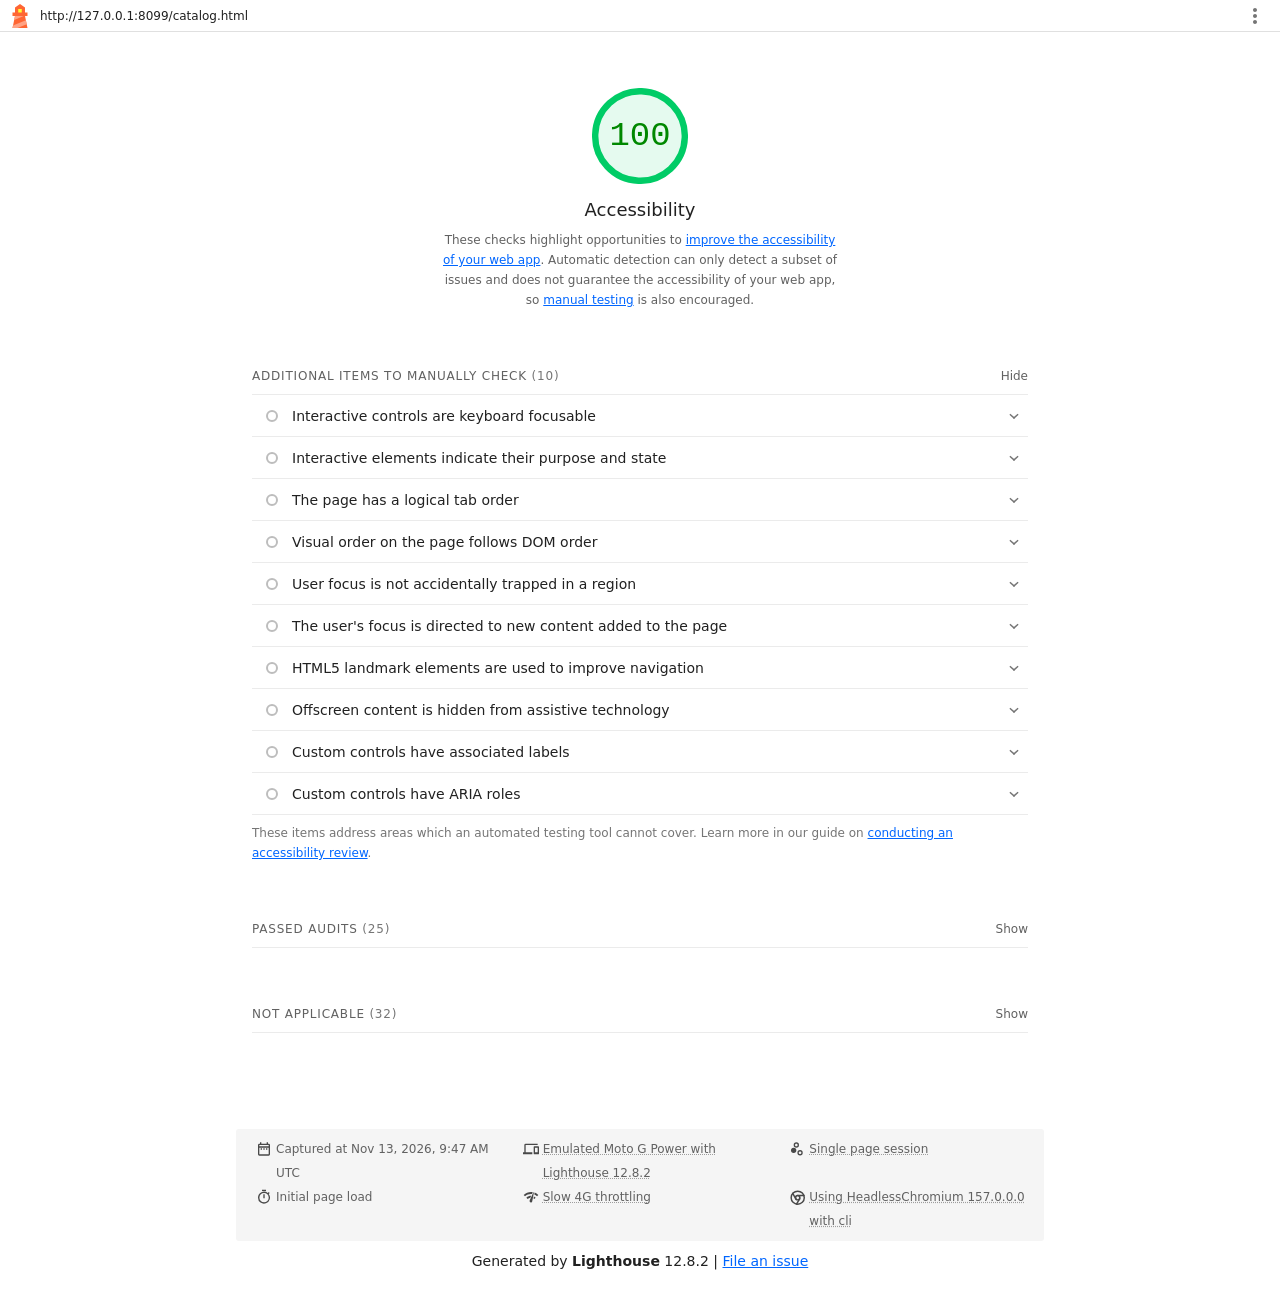
<file: lighthouse/catalog-accessibility-report.html>
<!--
@license
Copyright 2018 Google LLC
SPDX-License-Identifier: Apache-2.0
-->
<!doctype html>
<html lang="en">
<head>
  <meta charset="utf-8">
  <meta name="viewport" content="width=device-width, initial-scale=1, minimum-scale=1">
  <link rel="icon" href='data:image/svg+xml;utf8,<svg fill="none" xmlns="http://www.w3.org/2000/svg" viewBox="0 0 48 48"><path d="m14 7 10-7 10 7v10h5v7h-5l5 24H9l5-24H9v-7h5V7Z" fill="%23F63"/><path d="M31.561 24H14l-1.689 8.105L31.561 24ZM18.983 48H9l1.022-4.907L35.723 32.27l1.663 7.98L18.983 48Z" fill="%23FFA385"/><path fill="%23FF3" d="M20.5 10h7v7h-7z"/></svg>'>
  <title>Lighthouse Report</title>
  <style>body {margin: 0}</style>
</head>
<body>
  <noscript>Lighthouse report requires JavaScript. Please enable.</noscript>

  <div id="lh-log"></div>

  <script>window.__LIGHTHOUSE_JSON__ = {"lighthouseVersion":"12.8.2","requestedUrl":"http://127.0.0.1:8099/catalog.html","mainDocumentUrl":"http://127.0.0.1:8099/catalog.html","finalDisplayedUrl":"http://127.0.0.1:8099/catalog.html","finalUrl":"http://127.0.0.1:8099/catalog.html","fetchTime":"2026-11-13T09:47:53.935Z","gatherMode":"navigation","runWarnings":[],"userAgent":"Mozilla/5.0 (Windows NT 10.0; Win64; x64) AppleWebKit/537.36 (KHTML, like Gecko) HeadlessChrome/157.0.0.0 Safari/537.36","environment":{"networkUserAgent":"Mozilla/5.0 (Linux; Android 11; moto g power (2022)) AppleWebKit/537.36 (KHTML, like Gecko) Chrome/136.0.0.0 Mobile Safari/537.36","hostUserAgent":"Mozilla/5.0 (Windows NT 10.0; Win64; x64) AppleWebKit/537.36 (KHTML, like Gecko) HeadlessChrome/157.0.0.0 Safari/537.36","benchmarkIndex":3043.5,"credits":{"axe-core":"4.14.0"}},"audits":{"accesskeys":{"id":"accesskeys","title":"`[accesskey]` values are unique","description":"Access keys let users quickly focus a part of the page. For proper navigation, each access key must be unique. [Learn more about access keys](https://dequeuniversity.com/rules/axe/4.10/accesskeys).","score":null,"scoreDisplayMode":"notApplicable"},"aria-allowed-attr":{"id":"aria-allowed-attr","title":"`[aria-*]` attributes match their roles","description":"Each ARIA `role` supports a specific subset of `aria-*` attributes. Mismatching these invalidates the `aria-*` attributes. [Learn how to match ARIA attributes to their roles](https://dequeuniversity.com/rules/axe/4.10/aria-allowed-attr).","score":1,"scoreDisplayMode":"binary","details":{"type":"table","headings":[{"key":"node","valueType":"node","subItemsHeading":{"key":"relatedNode","valueType":"node"},"label":"Failing Elements"}],"items":[]}},"aria-allowed-role":{"id":"aria-allowed-role","title":"Uses ARIA roles only on compatible elements","description":"Many HTML elements can only be assigned certain ARIA roles. Using ARIA roles where they are not allowed can interfere with the accessibility of the web page. [Learn more about ARIA roles](https://dequeuniversity.com/rules/axe/4.10/aria-allowed-role).","score":1,"scoreDisplayMode":"binary","details":{"type":"table","headings":[{"key":"node","valueType":"node","subItemsHeading":{"key":"relatedNode","valueType":"node"},"label":"Failing Elements"}],"items":[]}},"aria-command-name":{"id":"aria-command-name","title":"`button`, `link`, and `menuitem` elements have accessible names","description":"When an element doesn't have an accessible name, screen readers announce it with a generic name, making it unusable for users who rely on screen readers. [Learn how to make command elements more accessible](https://dequeuniversity.com/rules/axe/4.10/aria-command-name).","score":null,"scoreDisplayMode":"notApplicable"},"aria-conditional-attr":{"id":"aria-conditional-attr","title":"ARIA attributes are used as specified for the element's role","description":"Some ARIA attributes are only allowed on an element under certain conditions. [Learn more about conditional ARIA attributes](https://dequeuniversity.com/rules/axe/4.10/aria-conditional-attr).","score":1,"scoreDisplayMode":"binary","details":{"type":"table","headings":[{"key":"node","valueType":"node","subItemsHeading":{"key":"relatedNode","valueType":"node"},"label":"Failing Elements"}],"items":[]}},"aria-deprecated-role":{"id":"aria-deprecated-role","title":"Deprecated ARIA roles were not used","description":"Deprecated ARIA roles may not be processed correctly by assistive technology. [Learn more about deprecated ARIA roles](https://dequeuniversity.com/rules/axe/4.10/aria-deprecated-role).","score":1,"scoreDisplayMode":"binary","details":{"type":"table","headings":[{"key":"node","valueType":"node","subItemsHeading":{"key":"relatedNode","valueType":"node"},"label":"Failing Elements"}],"items":[]}},"aria-dialog-name":{"id":"aria-dialog-name","title":"Elements with `role=\"dialog\"` or `role=\"alertdialog\"` have accessible names.","description":"ARIA dialog elements without accessible names may prevent screen readers users from discerning the purpose of these elements. [Learn how to make ARIA dialog elements more accessible](https://dequeuniversity.com/rules/axe/4.10/aria-dialog-name).","score":null,"scoreDisplayMode":"notApplicable"},"aria-hidden-body":{"id":"aria-hidden-body","title":"`[aria-hidden=\"true\"]` is not present on the document `\u003cbody>`","description":"Assistive technologies, like screen readers, work inconsistently when `aria-hidden=\"true\"` is set on the document `\u003cbody>`. [Learn how `aria-hidden` affects the document body](https://dequeuniversity.com/rules/axe/4.10/aria-hidden-body).","score":1,"scoreDisplayMode":"binary","details":{"type":"table","headings":[{"key":"node","valueType":"node","subItemsHeading":{"key":"relatedNode","valueType":"node"},"label":"Failing Elements"}],"items":[]}},"aria-hidden-focus":{"id":"aria-hidden-focus","title":"`[aria-hidden=\"true\"]` elements do not contain focusable descendents","description":"Focusable descendents within an `[aria-hidden=\"true\"]` element prevent those interactive elements from being available to users of assistive technologies like screen readers. [Learn how `aria-hidden` affects focusable elements](https://dequeuniversity.com/rules/axe/4.10/aria-hidden-focus).","score":null,"scoreDisplayMode":"notApplicable"},"aria-input-field-name":{"id":"aria-input-field-name","title":"ARIA input fields have accessible names","description":"When an input field doesn't have an accessible name, screen readers announce it with a generic name, making it unusable for users who rely on screen readers. [Learn more about input field labels](https://dequeuniversity.com/rules/axe/4.10/aria-input-field-name).","score":null,"scoreDisplayMode":"notApplicable"},"aria-meter-name":{"id":"aria-meter-name","title":"ARIA `meter` elements have accessible names","description":"When a meter element doesn't have an accessible name, screen readers announce it with a generic name, making it unusable for users who rely on screen readers. [Learn how to name `meter` elements](https://dequeuniversity.com/rules/axe/4.10/aria-meter-name).","score":null,"scoreDisplayMode":"notApplicable"},"aria-progressbar-name":{"id":"aria-progressbar-name","title":"ARIA `progressbar` elements have accessible names","description":"When a `progressbar` element doesn't have an accessible name, screen readers announce it with a generic name, making it unusable for users who rely on screen readers. [Learn how to label `progressbar` elements](https://dequeuniversity.com/rules/axe/4.10/aria-progressbar-name).","score":null,"scoreDisplayMode":"notApplicable"},"aria-prohibited-attr":{"id":"aria-prohibited-attr","title":"Elements use only permitted ARIA attributes","description":"Using ARIA attributes in roles where they are prohibited can mean that important information is not communicated to users of assistive technologies. [Learn more about prohibited ARIA roles](https://dequeuniversity.com/rules/axe/4.10/aria-prohibited-attr).","score":1,"scoreDisplayMode":"binary","details":{"type":"table","headings":[{"key":"node","valueType":"node","subItemsHeading":{"key":"relatedNode","valueType":"node"},"label":"Failing Elements"}],"items":[]}},"aria-required-attr":{"id":"aria-required-attr","title":"`[role]`s have all required `[aria-*]` attributes","description":"Some ARIA roles have required attributes that describe the state of the element to screen readers. [Learn more about roles and required attributes](https://dequeuniversity.com/rules/axe/4.10/aria-required-attr).","score":1,"scoreDisplayMode":"binary","details":{"type":"table","headings":[{"key":"node","valueType":"node","subItemsHeading":{"key":"relatedNode","valueType":"node"},"label":"Failing Elements"}],"items":[]}},"aria-required-children":{"id":"aria-required-children","title":"Elements with an ARIA `[role]` that require children to contain a specific `[role]` have all required children.","description":"Some ARIA parent roles must contain specific child roles to perform their intended accessibility functions. [Learn more about roles and required children elements](https://dequeuniversity.com/rules/axe/4.10/aria-required-children).","score":null,"scoreDisplayMode":"notApplicable"},"aria-required-parent":{"id":"aria-required-parent","title":"`[role]`s are contained by their required parent element","description":"Some ARIA child roles must be contained by specific parent roles to properly perform their intended accessibility functions. [Learn more about ARIA roles and required parent element](https://dequeuniversity.com/rules/axe/4.10/aria-required-parent).","score":null,"scoreDisplayMode":"notApplicable"},"aria-roles":{"id":"aria-roles","title":"`[role]` values are valid","description":"ARIA roles must have valid values in order to perform their intended accessibility functions. [Learn more about valid ARIA roles](https://dequeuniversity.com/rules/axe/4.10/aria-roles).","score":1,"scoreDisplayMode":"binary","details":{"type":"table","headings":[{"key":"node","valueType":"node","subItemsHeading":{"key":"relatedNode","valueType":"node"},"label":"Failing Elements"}],"items":[]}},"aria-text":{"id":"aria-text","title":"Elements with the `role=text` attribute do not have focusable descendents.","description":"Adding `role=text` around a text node split by markup enables VoiceOver to treat it as one phrase, but the element's focusable descendents will not be announced. [Learn more about the `role=text` attribute](https://dequeuniversity.com/rules/axe/4.10/aria-text).","score":null,"scoreDisplayMode":"notApplicable"},"aria-toggle-field-name":{"id":"aria-toggle-field-name","title":"ARIA toggle fields have accessible names","description":"When a toggle field doesn't have an accessible name, screen readers announce it with a generic name, making it unusable for users who rely on screen readers. [Learn more about toggle fields](https://dequeuniversity.com/rules/axe/4.10/aria-toggle-field-name).","score":null,"scoreDisplayMode":"notApplicable"},"aria-tooltip-name":{"id":"aria-tooltip-name","title":"ARIA `tooltip` elements have accessible names","description":"When a tooltip element doesn't have an accessible name, screen readers announce it with a generic name, making it unusable for users who rely on screen readers. [Learn how to name `tooltip` elements](https://dequeuniversity.com/rules/axe/4.10/aria-tooltip-name).","score":null,"scoreDisplayMode":"notApplicable"},"aria-treeitem-name":{"id":"aria-treeitem-name","title":"ARIA `treeitem` elements have accessible names","description":"When a `treeitem` element doesn't have an accessible name, screen readers announce it with a generic name, making it unusable for users who rely on screen readers. [Learn more about labeling `treeitem` elements](https://dequeuniversity.com/rules/axe/4.10/aria-treeitem-name).","score":null,"scoreDisplayMode":"notApplicable"},"aria-valid-attr-value":{"id":"aria-valid-attr-value","title":"`[aria-*]` attributes have valid values","description":"Assistive technologies, like screen readers, can't interpret ARIA attributes with invalid values. [Learn more about valid values for ARIA attributes](https://dequeuniversity.com/rules/axe/4.10/aria-valid-attr-value).","score":1,"scoreDisplayMode":"binary","details":{"type":"table","headings":[{"key":"node","valueType":"node","subItemsHeading":{"key":"relatedNode","valueType":"node"},"label":"Failing Elements"}],"items":[]}},"aria-valid-attr":{"id":"aria-valid-attr","title":"`[aria-*]` attributes are valid and not misspelled","description":"Assistive technologies, like screen readers, can't interpret ARIA attributes with invalid names. [Learn more about valid ARIA attributes](https://dequeuniversity.com/rules/axe/4.10/aria-valid-attr).","score":1,"scoreDisplayMode":"binary","details":{"type":"table","headings":[{"key":"node","valueType":"node","subItemsHeading":{"key":"relatedNode","valueType":"node"},"label":"Failing Elements"}],"items":[]}},"button-name":{"id":"button-name","title":"Buttons have an accessible name","description":"When a button doesn't have an accessible name, screen readers announce it as \"button\", making it unusable for users who rely on screen readers. [Learn how to make buttons more accessible](https://dequeuniversity.com/rules/axe/4.10/button-name).","score":1,"scoreDisplayMode":"binary","details":{"type":"table","headings":[{"key":"node","valueType":"node","subItemsHeading":{"key":"relatedNode","valueType":"node"},"label":"Failing Elements"}],"items":[]}},"bypass":{"id":"bypass","title":"The page contains a heading, skip link, or landmark region","description":"Adding ways to bypass repetitive content lets keyboard users navigate the page more efficiently. [Learn more about bypass blocks](https://dequeuniversity.com/rules/axe/4.10/bypass).","score":null,"scoreDisplayMode":"notApplicable"},"color-contrast":{"id":"color-contrast","title":"Background and foreground colors have a sufficient contrast ratio","description":"Low-contrast text is difficult or impossible for many users to read. [Learn how to provide sufficient color contrast](https://dequeuniversity.com/rules/axe/4.10/color-contrast).","score":1,"scoreDisplayMode":"binary","details":{"type":"table","headings":[{"key":"node","valueType":"node","subItemsHeading":{"key":"relatedNode","valueType":"node"},"label":"Failing Elements"}],"items":[]}},"definition-list":{"id":"definition-list","title":"`\u003cdl>`'s contain only properly-ordered `\u003cdt>` and `\u003cdd>` groups, `\u003cscript>`, `\u003ctemplate>` or `\u003cdiv>` elements.","description":"When definition lists are not properly marked up, screen readers may produce confusing or inaccurate output. [Learn how to structure definition lists correctly](https://dequeuniversity.com/rules/axe/4.10/definition-list).","score":null,"scoreDisplayMode":"notApplicable"},"dlitem":{"id":"dlitem","title":"Definition list items are wrapped in `\u003cdl>` elements","description":"Definition list items (`\u003cdt>` and `\u003cdd>`) must be wrapped in a parent `\u003cdl>` element to ensure that screen readers can properly announce them. [Learn how to structure definition lists correctly](https://dequeuniversity.com/rules/axe/4.10/dlitem).","score":null,"scoreDisplayMode":"notApplicable"},"document-title":{"id":"document-title","title":"Document has a `\u003ctitle>` element","description":"The title gives screen reader users an overview of the page, and search engine users rely on it heavily to determine if a page is relevant to their search. [Learn more about document titles](https://dequeuniversity.com/rules/axe/4.10/document-title).","score":1,"scoreDisplayMode":"binary","details":{"type":"table","headings":[{"key":"node","valueType":"node","subItemsHeading":{"key":"relatedNode","valueType":"node"},"label":"Failing Elements"}],"items":[]}},"duplicate-id-aria":{"id":"duplicate-id-aria","title":"ARIA IDs are unique","description":"The value of an ARIA ID must be unique to prevent other instances from being overlooked by assistive technologies. [Learn how to fix duplicate ARIA IDs](https://dequeuniversity.com/rules/axe/4.10/duplicate-id-aria).","score":null,"scoreDisplayMode":"notApplicable"},"empty-heading":{"id":"empty-heading","title":"All heading elements contain content.","description":"A heading with no content or inaccessible text prevent screen reader users from accessing information on the page's structure. [Learn more about headings](https://dequeuniversity.com/rules/axe/4.10/empty-heading).","score":null,"scoreDisplayMode":"notApplicable"},"form-field-multiple-labels":{"id":"form-field-multiple-labels","title":"No form fields have multiple labels","description":"Form fields with multiple labels can be confusingly announced by assistive technologies like screen readers which use either the first, the last, or all of the labels. [Learn how to use form labels](https://dequeuniversity.com/rules/axe/4.10/form-field-multiple-labels).","score":null,"scoreDisplayMode":"notApplicable"},"frame-title":{"id":"frame-title","title":"`\u003cframe>` or `\u003ciframe>` elements have a title","description":"Screen reader users rely on frame titles to describe the contents of frames. [Learn more about frame titles](https://dequeuniversity.com/rules/axe/4.10/frame-title).","score":null,"scoreDisplayMode":"notApplicable"},"heading-order":{"id":"heading-order","title":"Heading elements appear in a sequentially-descending order","description":"Properly ordered headings that do not skip levels convey the semantic structure of the page, making it easier to navigate and understand when using assistive technologies. [Learn more about heading order](https://dequeuniversity.com/rules/axe/4.10/heading-order).","score":1,"scoreDisplayMode":"binary","details":{"type":"table","headings":[{"key":"node","valueType":"node","subItemsHeading":{"key":"relatedNode","valueType":"node"},"label":"Failing Elements"}],"items":[]}},"html-has-lang":{"id":"html-has-lang","title":"`\u003chtml>` element has a `[lang]` attribute","description":"If a page doesn't specify a `lang` attribute, a screen reader assumes that the page is in the default language that the user chose when setting up the screen reader. If the page isn't actually in the default language, then the screen reader might not announce the page's text correctly. [Learn more about the `lang` attribute](https://dequeuniversity.com/rules/axe/4.10/html-has-lang).","score":1,"scoreDisplayMode":"binary","details":{"type":"table","headings":[{"key":"node","valueType":"node","subItemsHeading":{"key":"relatedNode","valueType":"node"},"label":"Failing Elements"}],"items":[]}},"html-lang-valid":{"id":"html-lang-valid","title":"`\u003chtml>` element has a valid value for its `[lang]` attribute","description":"Specifying a valid [BCP 47 language](https://www.w3.org/International/questions/qa-choosing-language-tags#question) helps screen readers announce text properly. [Learn how to use the `lang` attribute](https://dequeuniversity.com/rules/axe/4.10/html-lang-valid).","score":1,"scoreDisplayMode":"binary","details":{"type":"table","headings":[{"key":"node","valueType":"node","subItemsHeading":{"key":"relatedNode","valueType":"node"},"label":"Failing Elements"}],"items":[]}},"html-xml-lang-mismatch":{"id":"html-xml-lang-mismatch","title":"`\u003chtml>` element has an `[xml:lang]` attribute with the same base language as the `[lang]` attribute.","description":"If the webpage does not specify a consistent language, then the screen reader might not announce the page's text correctly. [Learn more about the `lang` attribute](https://dequeuniversity.com/rules/axe/4.10/html-xml-lang-mismatch).","score":null,"scoreDisplayMode":"notApplicable"},"identical-links-same-purpose":{"id":"identical-links-same-purpose","title":"Identical links have the same purpose.","description":"Links with the same destination should have the same description, to help users understand the link's purpose and decide whether to follow it. [Learn more about identical links](https://dequeuniversity.com/rules/axe/4.10/identical-links-same-purpose).","score":null,"scoreDisplayMode":"notApplicable"},"image-alt":{"id":"image-alt","title":"Image elements have `[alt]` attributes","description":"Informative elements should aim for short, descriptive alternate text. Decorative elements can be ignored with an empty alt attribute. [Learn more about the `alt` attribute](https://dequeuniversity.com/rules/axe/4.10/image-alt).","score":1,"scoreDisplayMode":"binary","details":{"type":"table","headings":[{"key":"node","valueType":"node","subItemsHeading":{"key":"relatedNode","valueType":"node"},"label":"Failing Elements"}],"items":[]}},"image-redundant-alt":{"id":"image-redundant-alt","title":"Image elements do not have `[alt]` attributes that are redundant text.","description":"Informative elements should aim for short, descriptive alternative text. Alternative text that is exactly the same as the text adjacent to the link or image is potentially confusing for screen reader users, because the text will be read twice. [Learn more about the `alt` attribute](https://dequeuniversity.com/rules/axe/4.10/image-redundant-alt).","score":1,"scoreDisplayMode":"binary","details":{"type":"table","headings":[{"key":"node","valueType":"node","subItemsHeading":{"key":"relatedNode","valueType":"node"},"label":"Failing Elements"}],"items":[]}},"input-button-name":{"id":"input-button-name","title":"Input buttons have discernible text.","description":"Adding discernable and accessible text to input buttons may help screen reader users understand the purpose of the input button. [Learn more about input buttons](https://dequeuniversity.com/rules/axe/4.10/input-button-name).","score":null,"scoreDisplayMode":"notApplicable"},"input-image-alt":{"id":"input-image-alt","title":"`\u003cinput type=\"image\">` elements have `[alt]` text","description":"When an image is being used as an `\u003cinput>` button, providing alternative text can help screen reader users understand the purpose of the button. [Learn about input image alt text](https://dequeuniversity.com/rules/axe/4.10/input-image-alt).","score":null,"scoreDisplayMode":"notApplicable"},"label-content-name-mismatch":{"id":"label-content-name-mismatch","title":"Elements with visible text labels have matching accessible names.","description":"Visible text labels that do not match the accessible name can result in a confusing experience for screen reader users. [Learn more about accessible names](https://dequeuniversity.com/rules/axe/4.10/label-content-name-mismatch).","score":null,"scoreDisplayMode":"notApplicable"},"label":{"id":"label","title":"Form elements have associated labels","description":"Labels ensure that form controls are announced properly by assistive technologies, like screen readers. [Learn more about form element labels](https://dequeuniversity.com/rules/axe/4.10/label).","score":null,"scoreDisplayMode":"notApplicable"},"landmark-one-main":{"id":"landmark-one-main","title":"Document has a main landmark.","description":"One main landmark helps screen reader users navigate a web page. [Learn more about landmarks](https://dequeuniversity.com/rules/axe/4.10/landmark-one-main).","score":null,"scoreDisplayMode":"notApplicable"},"link-name":{"id":"link-name","title":"Links have a discernible name","description":"Link text (and alternate text for images, when used as links) that is discernible, unique, and focusable improves the navigation experience for screen reader users. [Learn how to make links accessible](https://dequeuniversity.com/rules/axe/4.10/link-name).","score":1,"scoreDisplayMode":"binary","details":{"type":"table","headings":[{"key":"node","valueType":"node","subItemsHeading":{"key":"relatedNode","valueType":"node"},"label":"Failing Elements"}],"items":[]}},"link-in-text-block":{"id":"link-in-text-block","title":"Links are distinguishable without relying on color.","description":"Low-contrast text is difficult or impossible for many users to read. Link text that is discernible improves the experience for users with low vision. [Learn how to make links distinguishable](https://dequeuniversity.com/rules/axe/4.10/link-in-text-block).","score":null,"scoreDisplayMode":"notApplicable"},"list":{"id":"list","title":"Lists contain only `\u003cli>` elements and script supporting elements (`\u003cscript>` and `\u003ctemplate>`).","description":"Screen readers have a specific way of announcing lists. Ensuring proper list structure aids screen reader output. [Learn more about proper list structure](https://dequeuniversity.com/rules/axe/4.10/list).","score":1,"scoreDisplayMode":"binary","details":{"type":"table","headings":[{"key":"node","valueType":"node","subItemsHeading":{"key":"relatedNode","valueType":"node"},"label":"Failing Elements"}],"items":[]}},"listitem":{"id":"listitem","title":"List items (`\u003cli>`) are contained within `\u003cul>`, `\u003col>` or `\u003cmenu>` parent elements","description":"Screen readers require list items (`\u003cli>`) to be contained within a parent `\u003cul>`, `\u003col>` or `\u003cmenu>` to be announced properly. [Learn more about proper list structure](https://dequeuniversity.com/rules/axe/4.10/listitem).","score":1,"scoreDisplayMode":"binary","details":{"type":"table","headings":[{"key":"node","valueType":"node","subItemsHeading":{"key":"relatedNode","valueType":"node"},"label":"Failing Elements"}],"items":[]}},"meta-refresh":{"id":"meta-refresh","title":"The document does not use `\u003cmeta http-equiv=\"refresh\">`","description":"Users do not expect a page to refresh automatically, and doing so will move focus back to the top of the page. This may create a frustrating or confusing experience. [Learn more about the refresh meta tag](https://dequeuniversity.com/rules/axe/4.10/meta-refresh).","score":null,"scoreDisplayMode":"notApplicable"},"meta-viewport":{"id":"meta-viewport","title":"`[user-scalable=\"no\"]` is not used in the `\u003cmeta name=\"viewport\">` element and the `[maximum-scale]` attribute is not less than 5.","description":"Disabling zooming is problematic for users with low vision who rely on screen magnification to properly see the contents of a web page. [Learn more about the viewport meta tag](https://dequeuniversity.com/rules/axe/4.10/meta-viewport).","score":1,"scoreDisplayMode":"binary","details":{"type":"table","headings":[{"key":"node","valueType":"node","subItemsHeading":{"key":"relatedNode","valueType":"node"},"label":"Failing Elements"}],"items":[]}},"object-alt":{"id":"object-alt","title":"`\u003cobject>` elements have alternate text","description":"Screen readers cannot translate non-text content. Adding alternate text to `\u003cobject>` elements helps screen readers convey meaning to users. [Learn more about alt text for `object` elements](https://dequeuniversity.com/rules/axe/4.10/object-alt).","score":null,"scoreDisplayMode":"notApplicable"},"select-name":{"id":"select-name","title":"Select elements have associated label elements.","description":"Form elements without effective labels can create frustrating experiences for screen reader users. [Learn more about the `select` element](https://dequeuniversity.com/rules/axe/4.10/select-name).","score":null,"scoreDisplayMode":"notApplicable"},"skip-link":{"id":"skip-link","title":"Skip links are focusable.","description":"Including a skip link can help users skip to the main content to save time. [Learn more about skip links](https://dequeuniversity.com/rules/axe/4.10/skip-link).","score":1,"scoreDisplayMode":"binary","details":{"type":"table","headings":[{"key":"node","valueType":"node","subItemsHeading":{"key":"relatedNode","valueType":"node"},"label":"Failing Elements"}],"items":[]}},"tabindex":{"id":"tabindex","title":"No element has a `[tabindex]` value greater than 0","description":"A value greater than 0 implies an explicit navigation ordering. Although technically valid, this often creates frustrating experiences for users who rely on assistive technologies. [Learn more about the `tabindex` attribute](https://dequeuniversity.com/rules/axe/4.10/tabindex).","score":1,"scoreDisplayMode":"binary","details":{"type":"table","headings":[{"key":"node","valueType":"node","subItemsHeading":{"key":"relatedNode","valueType":"node"},"label":"Failing Elements"}],"items":[]}},"table-duplicate-name":{"id":"table-duplicate-name","title":"Tables have different content in the summary attribute and `\u003ccaption>`.","description":"The summary attribute should describe the table structure, while `\u003ccaption>` should have the onscreen title. Accurate table mark-up helps users of screen readers. [Learn more about summary and caption](https://dequeuniversity.com/rules/axe/4.10/table-duplicate-name).","score":null,"scoreDisplayMode":"notApplicable"},"table-fake-caption":{"id":"table-fake-caption","title":"Tables use `\u003ccaption>` instead of cells with the `[colspan]` attribute to indicate a caption.","description":"Screen readers have features to make navigating tables easier. Ensuring that tables use the actual caption element instead of cells with the `[colspan]` attribute may improve the experience for screen reader users. [Learn more about captions](https://dequeuniversity.com/rules/axe/4.10/table-fake-caption).","score":null,"scoreDisplayMode":"notApplicable"},"target-size":{"id":"target-size","title":"Touch targets have sufficient size and spacing.","description":"Touch targets with sufficient size and spacing help users who may have difficulty targeting small controls to activate the targets. [Learn more about touch targets](https://dequeuniversity.com/rules/axe/4.10/target-size).","score":1,"scoreDisplayMode":"binary","details":{"type":"table","headings":[{"key":"node","valueType":"node","subItemsHeading":{"key":"relatedNode","valueType":"node"},"label":"Failing Elements"}],"items":[]}},"td-has-header":{"id":"td-has-header","title":"`\u003ctd>` elements in a large `\u003ctable>` have one or more table headers.","description":"Screen readers have features to make navigating tables easier. Ensuring that `\u003ctd>` elements in a large table (3 or more cells in width and height) have an associated table header may improve the experience for screen reader users. [Learn more about table headers](https://dequeuniversity.com/rules/axe/4.10/td-has-header).","score":null,"scoreDisplayMode":"notApplicable"},"td-headers-attr":{"id":"td-headers-attr","title":"Cells in a `\u003ctable>` element that use the `[headers]` attribute refer to table cells within the same table.","description":"Screen readers have features to make navigating tables easier. Ensuring `\u003ctd>` cells using the `[headers]` attribute only refer to other cells in the same table may improve the experience for screen reader users. [Learn more about the `headers` attribute](https://dequeuniversity.com/rules/axe/4.10/td-headers-attr).","score":null,"scoreDisplayMode":"notApplicable"},"th-has-data-cells":{"id":"th-has-data-cells","title":"`\u003cth>` elements and elements with `[role=\"columnheader\"/\"rowheader\"]` have data cells they describe.","description":"Screen readers have features to make navigating tables easier. Ensuring table headers always refer to some set of cells may improve the experience for screen reader users. [Learn more about table headers](https://dequeuniversity.com/rules/axe/4.10/th-has-data-cells).","score":null,"scoreDisplayMode":"notApplicable"},"valid-lang":{"id":"valid-lang","title":"`[lang]` attributes have a valid value","description":"Specifying a valid [BCP 47 language](https://www.w3.org/International/questions/qa-choosing-language-tags#question) on elements helps ensure that text is pronounced correctly by a screen reader. [Learn how to use the `lang` attribute](https://dequeuniversity.com/rules/axe/4.10/valid-lang).","score":null,"scoreDisplayMode":"notApplicable"},"video-caption":{"id":"video-caption","title":"`\u003cvideo>` elements contain a `\u003ctrack>` element with `[kind=\"captions\"]`","description":"When a video provides a caption it is easier for deaf and hearing impaired users to access its information. [Learn more about video captions](https://dequeuniversity.com/rules/axe/4.10/video-caption).","score":null,"scoreDisplayMode":"notApplicable"},"custom-controls-labels":{"id":"custom-controls-labels","title":"Custom controls have associated labels","description":"Custom interactive controls have associated labels, provided by aria-label or aria-labelledby. [Learn more about custom controls and labels](https://developer.chrome.com/docs/lighthouse/accessibility/custom-controls-labels/).","score":null,"scoreDisplayMode":"manual"},"custom-controls-roles":{"id":"custom-controls-roles","title":"Custom controls have ARIA roles","description":"Custom interactive controls have appropriate ARIA roles. [Learn how to add roles to custom controls](https://developer.chrome.com/docs/lighthouse/accessibility/custom-control-roles/).","score":null,"scoreDisplayMode":"manual"},"focus-traps":{"id":"focus-traps","title":"User focus is not accidentally trapped in a region","description":"A user can tab into and out of any control or region without accidentally trapping their focus. [Learn how to avoid focus traps](https://developer.chrome.com/docs/lighthouse/accessibility/focus-traps/).","score":null,"scoreDisplayMode":"manual"},"focusable-controls":{"id":"focusable-controls","title":"Interactive controls are keyboard focusable","description":"Custom interactive controls are keyboard focusable and display a focus indicator. [Learn how to make custom controls focusable](https://developer.chrome.com/docs/lighthouse/accessibility/focusable-controls/).","score":null,"scoreDisplayMode":"manual"},"interactive-element-affordance":{"id":"interactive-element-affordance","title":"Interactive elements indicate their purpose and state","description":"Interactive elements, such as links and buttons, should indicate their state and be distinguishable from non-interactive elements. [Learn how to decorate interactive elements with affordance hints](https://developer.chrome.com/docs/lighthouse/accessibility/interactive-element-affordance/).","score":null,"scoreDisplayMode":"manual"},"logical-tab-order":{"id":"logical-tab-order","title":"The page has a logical tab order","description":"Tabbing through the page follows the visual layout. Users cannot focus elements that are offscreen. [Learn more about logical tab ordering](https://developer.chrome.com/docs/lighthouse/accessibility/logical-tab-order/).","score":null,"scoreDisplayMode":"manual"},"managed-focus":{"id":"managed-focus","title":"The user's focus is directed to new content added to the page","description":"If new content, such as a dialog, is added to the page, the user's focus is directed to it. [Learn how to direct focus to new content](https://developer.chrome.com/docs/lighthouse/accessibility/managed-focus/).","score":null,"scoreDisplayMode":"manual"},"offscreen-content-hidden":{"id":"offscreen-content-hidden","title":"Offscreen content is hidden from assistive technology","description":"Offscreen content is hidden with display: none or aria-hidden=true. [Learn how to properly hide offscreen content](https://developer.chrome.com/docs/lighthouse/accessibility/offscreen-content-hidden/).","score":null,"scoreDisplayMode":"manual"},"use-landmarks":{"id":"use-landmarks","title":"HTML5 landmark elements are used to improve navigation","description":"Landmark elements (`\u003cmain>`, `\u003cnav>`, etc.) are used to improve the keyboard navigation of the page for assistive technology. [Learn more about landmark elements](https://developer.chrome.com/docs/lighthouse/accessibility/use-landmarks/).","score":null,"scoreDisplayMode":"manual"},"visual-order-follows-dom":{"id":"visual-order-follows-dom","title":"Visual order on the page follows DOM order","description":"DOM order matches the visual order, improving navigation for assistive technology. [Learn more about DOM and visual ordering](https://developer.chrome.com/docs/lighthouse/accessibility/visual-order-follows-dom/).","score":null,"scoreDisplayMode":"manual"}},"configSettings":{"output":["html"],"maxWaitForFcp":30000,"maxWaitForLoad":45000,"pauseAfterFcpMs":1000,"pauseAfterLoadMs":1000,"networkQuietThresholdMs":1000,"cpuQuietThresholdMs":1000,"formFactor":"mobile","throttling":{"rttMs":150,"throughputKbps":1638.4,"requestLatencyMs":562.5,"downloadThroughputKbps":1474.5600000000002,"uploadThroughputKbps":675,"cpuSlowdownMultiplier":4},"throttlingMethod":"simulate","screenEmulation":{"mobile":true,"width":412,"height":823,"deviceScaleFactor":1.75,"disabled":false},"emulatedUserAgent":"Mozilla/5.0 (Linux; Android 11; moto g power (2022)) AppleWebKit/537.36 (KHTML, like Gecko) Chrome/136.0.0.0 Mobile Safari/537.36","auditMode":false,"gatherMode":false,"clearStorageTypes":["file_systems","shader_cache","service_workers","cache_storage"],"disableStorageReset":false,"debugNavigation":false,"channel":"cli","usePassiveGathering":false,"disableFullPageScreenshot":false,"skipAboutBlank":false,"blankPage":"about:blank","ignoreStatusCode":false,"locale":"en-US","blockedUrlPatterns":null,"additionalTraceCategories":null,"extraHeaders":null,"precomputedLanternData":null,"onlyAudits":null,"onlyCategories":["accessibility"],"skipAudits":null},"categories":{"accessibility":{"title":"Accessibility","description":"These checks highlight opportunities to [improve the accessibility of your web app](https://developer.chrome.com/docs/lighthouse/accessibility/). Automatic detection can only detect a subset of issues and does not guarantee the accessibility of your web app, so [manual testing](https://web.dev/articles/how-to-review) is also encouraged.","manualDescription":"These items address areas which an automated testing tool cannot cover. Learn more in our guide on [conducting an accessibility review](https://web.dev/articles/how-to-review).","supportedModes":["navigation","snapshot"],"auditRefs":[{"id":"accesskeys","weight":0,"group":"a11y-navigation"},{"id":"aria-allowed-attr","weight":10,"group":"a11y-aria"},{"id":"aria-allowed-role","weight":1,"group":"a11y-aria"},{"id":"aria-command-name","weight":0,"group":"a11y-aria"},{"id":"aria-conditional-attr","weight":7,"group":"a11y-aria"},{"id":"aria-deprecated-role","weight":1,"group":"a11y-aria"},{"id":"aria-dialog-name","weight":0,"group":"a11y-aria"},{"id":"aria-hidden-body","weight":10,"group":"a11y-aria"},{"id":"aria-hidden-focus","weight":0,"group":"a11y-aria"},{"id":"aria-input-field-name","weight":0,"group":"a11y-aria"},{"id":"aria-meter-name","weight":0,"group":"a11y-aria"},{"id":"aria-progressbar-name","weight":0,"group":"a11y-aria"},{"id":"aria-prohibited-attr","weight":7,"group":"a11y-aria"},{"id":"aria-required-attr","weight":10,"group":"a11y-aria"},{"id":"aria-required-children","weight":0,"group":"a11y-aria"},{"id":"aria-required-parent","weight":0,"group":"a11y-aria"},{"id":"aria-roles","weight":7,"group":"a11y-aria"},{"id":"aria-text","weight":0,"group":"a11y-aria"},{"id":"aria-toggle-field-name","weight":0,"group":"a11y-aria"},{"id":"aria-tooltip-name","weight":0,"group":"a11y-aria"},{"id":"aria-treeitem-name","weight":0,"group":"a11y-aria"},{"id":"aria-valid-attr-value","weight":10,"group":"a11y-aria"},{"id":"aria-valid-attr","weight":10,"group":"a11y-aria"},{"id":"button-name","weight":10,"group":"a11y-names-labels"},{"id":"bypass","weight":0,"group":"a11y-navigation"},{"id":"color-contrast","weight":7,"group":"a11y-color-contrast"},{"id":"definition-list","weight":0,"group":"a11y-tables-lists"},{"id":"dlitem","weight":0,"group":"a11y-tables-lists"},{"id":"document-title","weight":7,"group":"a11y-names-labels"},{"id":"duplicate-id-aria","weight":0,"group":"a11y-aria"},{"id":"form-field-multiple-labels","weight":0,"group":"a11y-names-labels"},{"id":"frame-title","weight":0,"group":"a11y-names-labels"},{"id":"heading-order","weight":3,"group":"a11y-navigation"},{"id":"html-has-lang","weight":7,"group":"a11y-language"},{"id":"html-lang-valid","weight":7,"group":"a11y-language"},{"id":"html-xml-lang-mismatch","weight":0,"group":"a11y-language"},{"id":"image-alt","weight":10,"group":"a11y-names-labels"},{"id":"image-redundant-alt","weight":1,"group":"a11y-names-labels"},{"id":"input-button-name","weight":0,"group":"a11y-names-labels"},{"id":"input-image-alt","weight":0,"group":"a11y-names-labels"},{"id":"label","weight":0,"group":"a11y-names-labels"},{"id":"link-in-text-block","weight":0,"group":"a11y-color-contrast"},{"id":"link-name","weight":7,"group":"a11y-names-labels"},{"id":"list","weight":7,"group":"a11y-tables-lists"},{"id":"listitem","weight":7,"group":"a11y-tables-lists"},{"id":"meta-refresh","weight":0,"group":"a11y-best-practices"},{"id":"meta-viewport","weight":10,"group":"a11y-best-practices"},{"id":"object-alt","weight":0,"group":"a11y-names-labels"},{"id":"select-name","weight":0,"group":"a11y-names-labels"},{"id":"skip-link","weight":3,"group":"a11y-names-labels"},{"id":"tabindex","weight":7,"group":"a11y-navigation"},{"id":"table-duplicate-name","weight":0,"group":"a11y-tables-lists"},{"id":"target-size","weight":7,"group":"a11y-best-practices"},{"id":"td-headers-attr","weight":0,"group":"a11y-tables-lists"},{"id":"th-has-data-cells","weight":0,"group":"a11y-tables-lists"},{"id":"valid-lang","weight":0,"group":"a11y-language"},{"id":"video-caption","weight":0,"group":"a11y-audio-video"},{"id":"focusable-controls","weight":0},{"id":"interactive-element-affordance","weight":0},{"id":"logical-tab-order","weight":0},{"id":"visual-order-follows-dom","weight":0},{"id":"focus-traps","weight":0},{"id":"managed-focus","weight":0},{"id":"use-landmarks","weight":0},{"id":"offscreen-content-hidden","weight":0},{"id":"custom-controls-labels","weight":0},{"id":"custom-controls-roles","weight":0},{"id":"empty-heading","weight":0,"group":"hidden"},{"id":"identical-links-same-purpose","weight":0,"group":"hidden"},{"id":"landmark-one-main","weight":0,"group":"hidden"},{"id":"label-content-name-mismatch","weight":0,"group":"hidden"},{"id":"table-fake-caption","weight":0,"group":"hidden"},{"id":"td-has-header","weight":0,"group":"hidden"}],"id":"accessibility","score":1}},"categoryGroups":{"metrics":{"title":"Metrics"},"insights":{"title":"Insights","description":"These insights are also available in the Chrome DevTools Performance Panel - [record a trace](https://developer.chrome.com/docs/devtools/performance/reference) to view more detailed information."},"diagnostics":{"title":"Diagnostics","description":"More information about the performance of your application. These numbers don't [directly affect](https://developer.chrome.com/docs/lighthouse/performance/performance-scoring/) the Performance score."},"a11y-best-practices":{"title":"Best practices","description":"These items highlight common accessibility best practices."},"a11y-color-contrast":{"title":"Contrast","description":"These are opportunities to improve the legibility of your content."},"a11y-names-labels":{"title":"Names and labels","description":"These are opportunities to improve the semantics of the controls in your application. This may enhance the experience for users of assistive technology, like a screen reader."},"a11y-navigation":{"title":"Navigation","description":"These are opportunities to improve keyboard navigation in your application."},"a11y-aria":{"title":"ARIA","description":"These are opportunities to improve the usage of ARIA in your application which may enhance the experience for users of assistive technology, like a screen reader."},"a11y-language":{"title":"Internationalization and localization","description":"These are opportunities to improve the interpretation of your content by users in different locales."},"a11y-audio-video":{"title":"Audio and video","description":"These are opportunities to provide alternative content for audio and video. This may improve the experience for users with hearing or vision impairments."},"a11y-tables-lists":{"title":"Tables and lists","description":"These are opportunities to improve the experience of reading tabular or list data using assistive technology, like a screen reader."},"seo-mobile":{"title":"Mobile Friendly","description":"Make sure your pages are mobile friendly so users don’t have to pinch or zoom in order to read the content pages. [Learn how to make pages mobile-friendly](https://developers.google.com/search/mobile-sites/)."},"seo-content":{"title":"Content Best Practices","description":"Format your HTML in a way that enables crawlers to better understand your app’s content."},"seo-crawl":{"title":"Crawling and Indexing","description":"To appear in search results, crawlers need access to your app."},"best-practices-trust-safety":{"title":"Trust and Safety"},"best-practices-ux":{"title":"User Experience"},"best-practices-browser-compat":{"title":"Browser Compatibility"},"best-practices-general":{"title":"General"},"hidden":{"title":""}},"stackPacks":[],"entities":[{"name":"127.0.0.1","origins":["http://127.0.0.1:8099"],"isFirstParty":true,"isUnrecognized":true}],"fullPageScreenshot":{"screenshot":{"data":"[data-uri]","width":412,"height":4208},"nodes":{}},"timing":{"entries":[{"startTime":1644.76,"name":"lh:config","duration":538.44,"entryType":"measure"},{"startTime":1645.93,"name":"lh:config:resolveArtifactsToDefns","duration":53.39,"entryType":"measure"},{"startTime":2183.4,"name":"lh:runner:gather","duration":5139.12,"entryType":"measure"},{"startTime":2254.03,"name":"lh:driver:connect","duration":10.03,"entryType":"measure"},{"startTime":2264.43,"name":"lh:driver:navigate","duration":13.94,"entryType":"measure"},{"startTime":2278.76,"name":"lh:gather:getBenchmarkIndex","duration":1009.16,"entryType":"measure"},{"startTime":3288.16,"name":"lh:gather:getVersion","duration":1.31,"entryType":"measure"},{"startTime":3289.6,"name":"lh:gather:getDevicePixelRatio","duration":1.5,"entryType":"measure"},{"startTime":3292.59,"name":"lh:prepare:navigationMode","duration":69.44,"entryType":"measure"},{"startTime":3310.03,"name":"lh:storage:clearDataForOrigin","duration":23.63,"entryType":"measure"},{"startTime":3333.92,"name":"lh:storage:clearBrowserCaches","duration":24.98,"entryType":"measure"},{"startTime":3360.47,"name":"lh:gather:prepareThrottlingAndNetwork","duration":1.52,"entryType":"measure"},{"startTime":3375.61,"name":"lh:driver:navigate","duration":2437.88,"entryType":"measure"},{"startTime":5817.08,"name":"lh:computed:NetworkRecords","duration":0.95,"entryType":"measure"},{"startTime":5818.61,"name":"lh:gather:getArtifact:DevtoolsLog","duration":0.04,"entryType":"measure"},{"startTime":5818.67,"name":"lh:gather:getArtifact:Accessibility","duration":281.18,"entryType":"measure"},{"startTime":6100.16,"name":"lh:gather:getArtifact:NetworkUserAgent","duration":0.12,"entryType":"measure"},{"startTime":6100.31,"name":"lh:gather:getArtifact:Stacks","duration":15.63,"entryType":"measure"},{"startTime":6100.45,"name":"lh:gather:collectStacks","duration":15.48,"entryType":"measure"},{"startTime":6115.97,"name":"lh:gather:getArtifact:FullPageScreenshot","duration":1182.67,"entryType":"measure"},{"startTime":7323.31,"name":"lh:runner:audit","duration":225.27,"entryType":"measure"},{"startTime":7323.54,"name":"lh:runner:auditing","duration":224.58,"entryType":"measure"},{"startTime":7326.13,"name":"lh:audit:accesskeys","duration":2.07,"entryType":"measure"},{"startTime":7328.85,"name":"lh:audit:aria-allowed-attr","duration":9.7,"entryType":"measure"},{"startTime":7339.11,"name":"lh:audit:aria-allowed-role","duration":6.36,"entryType":"measure"},{"startTime":7345.96,"name":"lh:audit:aria-command-name","duration":1.42,"entryType":"measure"},{"startTime":7347.7,"name":"lh:audit:aria-conditional-attr","duration":5.27,"entryType":"measure"},{"startTime":7353.34,"name":"lh:audit:aria-deprecated-role","duration":3.7,"entryType":"measure"},{"startTime":7357.61,"name":"lh:audit:aria-dialog-name","duration":1.34,"entryType":"measure"},{"startTime":7359.35,"name":"lh:audit:aria-hidden-body","duration":7.5,"entryType":"measure"},{"startTime":7367.3,"name":"lh:audit:aria-hidden-focus","duration":1.17,"entryType":"measure"},{"startTime":7368.78,"name":"lh:audit:aria-input-field-name","duration":1.16,"entryType":"measure"},{"startTime":7370.24,"name":"lh:audit:aria-meter-name","duration":1.38,"entryType":"measure"},{"startTime":7372,"name":"lh:audit:aria-progressbar-name","duration":1.58,"entryType":"measure"},{"startTime":7373.89,"name":"lh:audit:aria-prohibited-attr","duration":3.5,"entryType":"measure"},{"startTime":7377.67,"name":"lh:audit:aria-required-attr","duration":3.65,"entryType":"measure"},{"startTime":7381.65,"name":"lh:audit:aria-required-children","duration":1.43,"entryType":"measure"},{"startTime":7383.37,"name":"lh:audit:aria-required-parent","duration":1.48,"entryType":"measure"},{"startTime":7385.15,"name":"lh:audit:aria-roles","duration":3.97,"entryType":"measure"},{"startTime":7389.43,"name":"lh:audit:aria-text","duration":1.58,"entryType":"measure"},{"startTime":7391.28,"name":"lh:audit:aria-toggle-field-name","duration":2.09,"entryType":"measure"},{"startTime":7393.74,"name":"lh:audit:aria-tooltip-name","duration":1.81,"entryType":"measure"},{"startTime":7395.88,"name":"lh:audit:aria-treeitem-name","duration":1.73,"entryType":"measure"},{"startTime":7397.86,"name":"lh:audit:aria-valid-attr-value","duration":4.54,"entryType":"measure"},{"startTime":7402.67,"name":"lh:audit:aria-valid-attr","duration":3.61,"entryType":"measure"},{"startTime":7406.85,"name":"lh:audit:button-name","duration":3.41,"entryType":"measure"},{"startTime":7410.54,"name":"lh:audit:bypass","duration":3.23,"entryType":"measure"},{"startTime":7414.09,"name":"lh:audit:color-contrast","duration":3.58,"entryType":"measure"},{"startTime":7418.01,"name":"lh:audit:definition-list","duration":2.15,"entryType":"measure"},{"startTime":7420.48,"name":"lh:audit:dlitem","duration":2.08,"entryType":"measure"},{"startTime":7422.88,"name":"lh:audit:document-title","duration":3.41,"entryType":"measure"},{"startTime":7426.83,"name":"lh:audit:duplicate-id-aria","duration":3.88,"entryType":"measure"},{"startTime":7431,"name":"lh:audit:empty-heading","duration":3.91,"entryType":"measure"},{"startTime":7435.22,"name":"lh:audit:form-field-multiple-labels","duration":2.01,"entryType":"measure"},{"startTime":7437.51,"name":"lh:audit:frame-title","duration":1.96,"entryType":"measure"},{"startTime":7439.73,"name":"lh:audit:heading-order","duration":3.7,"entryType":"measure"},{"startTime":7443.79,"name":"lh:audit:html-has-lang","duration":3.52,"entryType":"measure"},{"startTime":7447.67,"name":"lh:audit:html-lang-valid","duration":4.14,"entryType":"measure"},{"startTime":7452.12,"name":"lh:audit:html-xml-lang-mismatch","duration":2.18,"entryType":"measure"},{"startTime":7454.66,"name":"lh:audit:identical-links-same-purpose","duration":3.34,"entryType":"measure"},{"startTime":7458.27,"name":"lh:audit:image-alt","duration":3.56,"entryType":"measure"},{"startTime":7462.49,"name":"lh:audit:image-redundant-alt","duration":3.63,"entryType":"measure"},{"startTime":7466.39,"name":"lh:audit:input-button-name","duration":2.29,"entryType":"measure"},{"startTime":7469.34,"name":"lh:audit:input-image-alt","duration":2.38,"entryType":"measure"},{"startTime":7472,"name":"lh:audit:label-content-name-mismatch","duration":2.23,"entryType":"measure"},{"startTime":7474.46,"name":"lh:audit:label","duration":2.37,"entryType":"measure"},{"startTime":7477.11,"name":"lh:audit:landmark-one-main","duration":2.94,"entryType":"measure"},{"startTime":7480.32,"name":"lh:audit:link-name","duration":3.66,"entryType":"measure"},{"startTime":7484.25,"name":"lh:audit:link-in-text-block","duration":2.49,"entryType":"measure"},{"startTime":7487,"name":"lh:audit:list","duration":3.41,"entryType":"measure"},{"startTime":7490.69,"name":"lh:audit:listitem","duration":3.11,"entryType":"measure"},{"startTime":7494.05,"name":"lh:audit:meta-refresh","duration":2.62,"entryType":"measure"},{"startTime":7497.04,"name":"lh:audit:meta-viewport","duration":4.07,"entryType":"measure"},{"startTime":7501.46,"name":"lh:audit:object-alt","duration":2.77,"entryType":"measure"},{"startTime":7504.53,"name":"lh:audit:select-name","duration":9.34,"entryType":"measure"},{"startTime":7514.14,"name":"lh:audit:skip-link","duration":3.22,"entryType":"measure"},{"startTime":7517.64,"name":"lh:audit:tabindex","duration":3.16,"entryType":"measure"},{"startTime":7521.18,"name":"lh:audit:table-duplicate-name","duration":2.74,"entryType":"measure"},{"startTime":7524.23,"name":"lh:audit:table-fake-caption","duration":2.81,"entryType":"measure"},{"startTime":7527.29,"name":"lh:audit:target-size","duration":2.99,"entryType":"measure"},{"startTime":7530.54,"name":"lh:audit:td-has-header","duration":3.93,"entryType":"measure"},{"startTime":7534.79,"name":"lh:audit:td-headers-attr","duration":2.96,"entryType":"measure"},{"startTime":7538.05,"name":"lh:audit:th-has-data-cells","duration":3.14,"entryType":"measure"},{"startTime":7541.46,"name":"lh:audit:valid-lang","duration":2.91,"entryType":"measure"},{"startTime":7544.7,"name":"lh:audit:video-caption","duration":2.98,"entryType":"measure"},{"startTime":7547.74,"name":"lh:audit:custom-controls-labels","duration":0.16,"entryType":"measure"},{"startTime":7547.91,"name":"lh:audit:custom-controls-roles","duration":0.02,"entryType":"measure"},{"startTime":7547.94,"name":"lh:audit:focus-traps","duration":0.01,"entryType":"measure"},{"startTime":7547.96,"name":"lh:audit:focusable-controls","duration":0.01,"entryType":"measure"},{"startTime":7547.98,"name":"lh:audit:interactive-element-affordance","duration":0.01,"entryType":"measure"},{"startTime":7548.01,"name":"lh:audit:logical-tab-order","duration":0.01,"entryType":"measure"},{"startTime":7548.03,"name":"lh:audit:managed-focus","duration":0.01,"entryType":"measure"},{"startTime":7548.05,"name":"lh:audit:offscreen-content-hidden","duration":0.01,"entryType":"measure"},{"startTime":7548.07,"name":"lh:audit:use-landmarks","duration":0.02,"entryType":"measure"},{"startTime":7548.1,"name":"lh:audit:visual-order-follows-dom","duration":0.01,"entryType":"measure"},{"startTime":7548.13,"name":"lh:runner:generate","duration":0.44,"entryType":"measure"},{"startTime":7549.01,"name":"lh:computed:EntityClassification","duration":1.43,"entryType":"measure"}],"total":5364.39},"i18n":{"rendererFormattedStrings":{"calculatorLink":"See calculator.","collapseView":"Collapse view","crcInitialNavigation":"Initial Navigation","crcLongestDurationLabel":"Maximum critical path latency:","dropdownCopyJSON":"Copy JSON","dropdownDarkTheme":"Toggle Dark Theme","dropdownPrintExpanded":"Print Expanded","dropdownPrintSummary":"Print Summary","dropdownSaveGist":"Save as Gist","dropdownSaveHTML":"Save as HTML","dropdownSaveJSON":"Save as JSON","dropdownViewUnthrottledTrace":"View Unthrottled Trace","dropdownViewer":"Open in Viewer","errorLabel":"Error!","errorMissingAuditInfo":"Report error: no audit information","expandView":"Expand view","firstPartyChipLabel":"1st party","footerIssue":"File an issue","goBackToAudits":"Go back to audits","hide":"Hide","insightsNotice":"Later this year, insights will replace performance audits. [Learn more and provide feedback here](https://github.com/GoogleChrome/lighthouse/discussions/16462).","labDataTitle":"Lab Data","lsPerformanceCategoryDescription":"[Lighthouse](https://developers.google.com/web/tools/lighthouse/) analysis of the current page on an emulated mobile network. Values are estimated and may vary.","manualAuditsGroupTitle":"Additional items to manually check","notApplicableAuditsGroupTitle":"Not applicable","openInANewTabTooltip":"Open in a new tab","opportunityResourceColumnLabel":"Opportunity","opportunitySavingsColumnLabel":"Estimated Savings","passedAuditsGroupTitle":"Passed audits","runtimeAnalysisWindow":"Initial page load","runtimeAnalysisWindowSnapshot":"Point-in-time snapshot","runtimeAnalysisWindowTimespan":"User interactions timespan","runtimeCustom":"Custom throttling","runtimeDesktopEmulation":"Emulated Desktop","runtimeMobileEmulation":"Emulated Moto G Power","runtimeNoEmulation":"No emulation","runtimeSettingsAxeVersion":"Axe version","runtimeSettingsBenchmark":"Unthrottled CPU/Memory Power","runtimeSettingsCPUThrottling":"CPU throttling","runtimeSettingsDevice":"Device","runtimeSettingsNetworkThrottling":"Network throttling","runtimeSettingsScreenEmulation":"Screen emulation","runtimeSettingsUANetwork":"User agent (network)","runtimeSingleLoad":"Single page session","runtimeSingleLoadTooltip":"This data is taken from a single page session, as opposed to field data summarizing many sessions.","runtimeSlow4g":"Slow 4G throttling","runtimeUnknown":"Unknown","show":"Show","showRelevantAudits":"Show audits relevant to:","snippetCollapseButtonLabel":"Collapse snippet","snippetExpandButtonLabel":"Expand snippet","thirdPartyResourcesLabel":"Show 3rd-party resources","throttlingProvided":"Provided by environment","toplevelWarningsMessage":"There were issues affecting this run of Lighthouse:","tryInsights":"Try insights","unattributable":"Unattributable","varianceDisclaimer":"Values are estimated and may vary. The [performance score is calculated](https://developer.chrome.com/docs/lighthouse/performance/performance-scoring/) directly from these metrics.","viewTraceLabel":"View Trace","viewTreemapLabel":"View Treemap","warningAuditsGroupTitle":"Passed audits but with warnings","warningHeader":"Warnings: "},"icuMessagePaths":{"core/audits/accessibility/accesskeys.js | title":["audits.accesskeys.title"],"core/audits/accessibility/accesskeys.js | description":["audits.accesskeys.description"],"core/audits/accessibility/aria-allowed-attr.js | title":["audits[aria-allowed-attr].title"],"core/audits/accessibility/aria-allowed-attr.js | description":["audits[aria-allowed-attr].description"],"core/lib/i18n/i18n.js | columnFailingElem":["audits[aria-allowed-attr].details.headings[0].label","audits[aria-allowed-role].details.headings[0].label","audits[aria-conditional-attr].details.headings[0].label","audits[aria-deprecated-role].details.headings[0].label","audits[aria-hidden-body].details.headings[0].label","audits[aria-prohibited-attr].details.headings[0].label","audits[aria-required-attr].details.headings[0].label","audits[aria-roles].details.headings[0].label","audits[aria-valid-attr-value].details.headings[0].label","audits[aria-valid-attr].details.headings[0].label","audits[button-name].details.headings[0].label","audits[color-contrast].details.headings[0].label","audits[document-title].details.headings[0].label","audits[heading-order].details.headings[0].label","audits[html-has-lang].details.headings[0].label","audits[html-lang-valid].details.headings[0].label","audits[image-alt].details.headings[0].label","audits[image-redundant-alt].details.headings[0].label","audits[link-name].details.headings[0].label","audits.list.details.headings[0].label","audits.listitem.details.headings[0].label","audits[meta-viewport].details.headings[0].label","audits[skip-link].details.headings[0].label","audits.tabindex.details.headings[0].label","audits[target-size].details.headings[0].label"],"core/audits/accessibility/aria-allowed-role.js | title":["audits[aria-allowed-role].title"],"core/audits/accessibility/aria-allowed-role.js | description":["audits[aria-allowed-role].description"],"core/audits/accessibility/aria-command-name.js | title":["audits[aria-command-name].title"],"core/audits/accessibility/aria-command-name.js | description":["audits[aria-command-name].description"],"core/audits/accessibility/aria-conditional-attr.js | title":["audits[aria-conditional-attr].title"],"core/audits/accessibility/aria-conditional-attr.js | description":["audits[aria-conditional-attr].description"],"core/audits/accessibility/aria-deprecated-role.js | title":["audits[aria-deprecated-role].title"],"core/audits/accessibility/aria-deprecated-role.js | description":["audits[aria-deprecated-role].description"],"core/audits/accessibility/aria-dialog-name.js | title":["audits[aria-dialog-name].title"],"core/audits/accessibility/aria-dialog-name.js | description":["audits[aria-dialog-name].description"],"core/audits/accessibility/aria-hidden-body.js | title":["audits[aria-hidden-body].title"],"core/audits/accessibility/aria-hidden-body.js | description":["audits[aria-hidden-body].description"],"core/audits/accessibility/aria-hidden-focus.js | title":["audits[aria-hidden-focus].title"],"core/audits/accessibility/aria-hidden-focus.js | description":["audits[aria-hidden-focus].description"],"core/audits/accessibility/aria-input-field-name.js | title":["audits[aria-input-field-name].title"],"core/audits/accessibility/aria-input-field-name.js | description":["audits[aria-input-field-name].description"],"core/audits/accessibility/aria-meter-name.js | title":["audits[aria-meter-name].title"],"core/audits/accessibility/aria-meter-name.js | description":["audits[aria-meter-name].description"],"core/audits/accessibility/aria-progressbar-name.js | title":["audits[aria-progressbar-name].title"],"core/audits/accessibility/aria-progressbar-name.js | description":["audits[aria-progressbar-name].description"],"core/audits/accessibility/aria-prohibited-attr.js | title":["audits[aria-prohibited-attr].title"],"core/audits/accessibility/aria-prohibited-attr.js | description":["audits[aria-prohibited-attr].description"],"core/audits/accessibility/aria-required-attr.js | title":["audits[aria-required-attr].title"],"core/audits/accessibility/aria-required-attr.js | description":["audits[aria-required-attr].description"],"core/audits/accessibility/aria-required-children.js | title":["audits[aria-required-children].title"],"core/audits/accessibility/aria-required-children.js | description":["audits[aria-required-children].description"],"core/audits/accessibility/aria-required-parent.js | title":["audits[aria-required-parent].title"],"core/audits/accessibility/aria-required-parent.js | description":["audits[aria-required-parent].description"],"core/audits/accessibility/aria-roles.js | title":["audits[aria-roles].title"],"core/audits/accessibility/aria-roles.js | description":["audits[aria-roles].description"],"core/audits/accessibility/aria-text.js | title":["audits[aria-text].title"],"core/audits/accessibility/aria-text.js | description":["audits[aria-text].description"],"core/audits/accessibility/aria-toggle-field-name.js | title":["audits[aria-toggle-field-name].title"],"core/audits/accessibility/aria-toggle-field-name.js | description":["audits[aria-toggle-field-name].description"],"core/audits/accessibility/aria-tooltip-name.js | title":["audits[aria-tooltip-name].title"],"core/audits/accessibility/aria-tooltip-name.js | description":["audits[aria-tooltip-name].description"],"core/audits/accessibility/aria-treeitem-name.js | title":["audits[aria-treeitem-name].title"],"core/audits/accessibility/aria-treeitem-name.js | description":["audits[aria-treeitem-name].description"],"core/audits/accessibility/aria-valid-attr-value.js | title":["audits[aria-valid-attr-value].title"],"core/audits/accessibility/aria-valid-attr-value.js | description":["audits[aria-valid-attr-value].description"],"core/audits/accessibility/aria-valid-attr.js | title":["audits[aria-valid-attr].title"],"core/audits/accessibility/aria-valid-attr.js | description":["audits[aria-valid-attr].description"],"core/audits/accessibility/button-name.js | title":["audits[button-name].title"],"core/audits/accessibility/button-name.js | description":["audits[button-name].description"],"core/audits/accessibility/bypass.js | title":["audits.bypass.title"],"core/audits/accessibility/bypass.js | description":["audits.bypass.description"],"core/audits/accessibility/color-contrast.js | title":["audits[color-contrast].title"],"core/audits/accessibility/color-contrast.js | description":["audits[color-contrast].description"],"core/audits/accessibility/definition-list.js | title":["audits[definition-list].title"],"core/audits/accessibility/definition-list.js | description":["audits[definition-list].description"],"core/audits/accessibility/dlitem.js | title":["audits.dlitem.title"],"core/audits/accessibility/dlitem.js | description":["audits.dlitem.description"],"core/audits/accessibility/document-title.js | title":["audits[document-title].title"],"core/audits/accessibility/document-title.js | description":["audits[document-title].description"],"core/audits/accessibility/duplicate-id-aria.js | title":["audits[duplicate-id-aria].title"],"core/audits/accessibility/duplicate-id-aria.js | description":["audits[duplicate-id-aria].description"],"core/audits/accessibility/empty-heading.js | title":["audits[empty-heading].title"],"core/audits/accessibility/empty-heading.js | description":["audits[empty-heading].description"],"core/audits/accessibility/form-field-multiple-labels.js | title":["audits[form-field-multiple-labels].title"],"core/audits/accessibility/form-field-multiple-labels.js | description":["audits[form-field-multiple-labels].description"],"core/audits/accessibility/frame-title.js | title":["audits[frame-title].title"],"core/audits/accessibility/frame-title.js | description":["audits[frame-title].description"],"core/audits/accessibility/heading-order.js | title":["audits[heading-order].title"],"core/audits/accessibility/heading-order.js | description":["audits[heading-order].description"],"core/audits/accessibility/html-has-lang.js | title":["audits[html-has-lang].title"],"core/audits/accessibility/html-has-lang.js | description":["audits[html-has-lang].description"],"core/audits/accessibility/html-lang-valid.js | title":["audits[html-lang-valid].title"],"core/audits/accessibility/html-lang-valid.js | description":["audits[html-lang-valid].description"],"core/audits/accessibility/html-xml-lang-mismatch.js | title":["audits[html-xml-lang-mismatch].title"],"core/audits/accessibility/html-xml-lang-mismatch.js | description":["audits[html-xml-lang-mismatch].description"],"core/audits/accessibility/identical-links-same-purpose.js | title":["audits[identical-links-same-purpose].title"],"core/audits/accessibility/identical-links-same-purpose.js | description":["audits[identical-links-same-purpose].description"],"core/audits/accessibility/image-alt.js | title":["audits[image-alt].title"],"core/audits/accessibility/image-alt.js | description":["audits[image-alt].description"],"core/audits/accessibility/image-redundant-alt.js | title":["audits[image-redundant-alt].title"],"core/audits/accessibility/image-redundant-alt.js | description":["audits[image-redundant-alt].description"],"core/audits/accessibility/input-button-name.js | title":["audits[input-button-name].title"],"core/audits/accessibility/input-button-name.js | description":["audits[input-button-name].description"],"core/audits/accessibility/input-image-alt.js | title":["audits[input-image-alt].title"],"core/audits/accessibility/input-image-alt.js | description":["audits[input-image-alt].description"],"core/audits/accessibility/label-content-name-mismatch.js | title":["audits[label-content-name-mismatch].title"],"core/audits/accessibility/label-content-name-mismatch.js | description":["audits[label-content-name-mismatch].description"],"core/audits/accessibility/label.js | title":["audits.label.title"],"core/audits/accessibility/label.js | description":["audits.label.description"],"core/audits/accessibility/landmark-one-main.js | title":["audits[landmark-one-main].title"],"core/audits/accessibility/landmark-one-main.js | description":["audits[landmark-one-main].description"],"core/audits/accessibility/link-name.js | title":["audits[link-name].title"],"core/audits/accessibility/link-name.js | description":["audits[link-name].description"],"core/audits/accessibility/link-in-text-block.js | title":["audits[link-in-text-block].title"],"core/audits/accessibility/link-in-text-block.js | description":["audits[link-in-text-block].description"],"core/audits/accessibility/list.js | title":["audits.list.title"],"core/audits/accessibility/list.js | description":["audits.list.description"],"core/audits/accessibility/listitem.js | title":["audits.listitem.title"],"core/audits/accessibility/listitem.js | description":["audits.listitem.description"],"core/audits/accessibility/meta-refresh.js | title":["audits[meta-refresh].title"],"core/audits/accessibility/meta-refresh.js | description":["audits[meta-refresh].description"],"core/audits/accessibility/meta-viewport.js | title":["audits[meta-viewport].title"],"core/audits/accessibility/meta-viewport.js | description":["audits[meta-viewport].description"],"core/audits/accessibility/object-alt.js | title":["audits[object-alt].title"],"core/audits/accessibility/object-alt.js | description":["audits[object-alt].description"],"core/audits/accessibility/select-name.js | title":["audits[select-name].title"],"core/audits/accessibility/select-name.js | description":["audits[select-name].description"],"core/audits/accessibility/skip-link.js | title":["audits[skip-link].title"],"core/audits/accessibility/skip-link.js | description":["audits[skip-link].description"],"core/audits/accessibility/tabindex.js | title":["audits.tabindex.title"],"core/audits/accessibility/tabindex.js | description":["audits.tabindex.description"],"core/audits/accessibility/table-duplicate-name.js | title":["audits[table-duplicate-name].title"],"core/audits/accessibility/table-duplicate-name.js | description":["audits[table-duplicate-name].description"],"core/audits/accessibility/table-fake-caption.js | title":["audits[table-fake-caption].title"],"core/audits/accessibility/table-fake-caption.js | description":["audits[table-fake-caption].description"],"core/audits/accessibility/target-size.js | title":["audits[target-size].title"],"core/audits/accessibility/target-size.js | description":["audits[target-size].description"],"core/audits/accessibility/td-has-header.js | title":["audits[td-has-header].title"],"core/audits/accessibility/td-has-header.js | description":["audits[td-has-header].description"],"core/audits/accessibility/td-headers-attr.js | title":["audits[td-headers-attr].title"],"core/audits/accessibility/td-headers-attr.js | description":["audits[td-headers-attr].description"],"core/audits/accessibility/th-has-data-cells.js | title":["audits[th-has-data-cells].title"],"core/audits/accessibility/th-has-data-cells.js | description":["audits[th-has-data-cells].description"],"core/audits/accessibility/valid-lang.js | title":["audits[valid-lang].title"],"core/audits/accessibility/valid-lang.js | description":["audits[valid-lang].description"],"core/audits/accessibility/video-caption.js | title":["audits[video-caption].title"],"core/audits/accessibility/video-caption.js | description":["audits[video-caption].description"],"core/config/default-config.js | a11yCategoryTitle":["categories.accessibility.title"],"core/config/default-config.js | a11yCategoryDescription":["categories.accessibility.description"],"core/config/default-config.js | a11yCategoryManualDescription":["categories.accessibility.manualDescription"],"core/config/default-config.js | metricGroupTitle":["categoryGroups.metrics.title"],"core/config/default-config.js | insightsGroupTitle":["categoryGroups.insights.title"],"core/config/default-config.js | insightsGroupDescription":["categoryGroups.insights.description"],"core/config/default-config.js | diagnosticsGroupTitle":["categoryGroups.diagnostics.title"],"core/config/default-config.js | diagnosticsGroupDescription":["categoryGroups.diagnostics.description"],"core/config/default-config.js | a11yBestPracticesGroupTitle":["categoryGroups[a11y-best-practices].title"],"core/config/default-config.js | a11yBestPracticesGroupDescription":["categoryGroups[a11y-best-practices].description"],"core/config/default-config.js | a11yColorContrastGroupTitle":["categoryGroups[a11y-color-contrast].title"],"core/config/default-config.js | a11yColorContrastGroupDescription":["categoryGroups[a11y-color-contrast].description"],"core/config/default-config.js | a11yNamesLabelsGroupTitle":["categoryGroups[a11y-names-labels].title"],"core/config/default-config.js | a11yNamesLabelsGroupDescription":["categoryGroups[a11y-names-labels].description"],"core/config/default-config.js | a11yNavigationGroupTitle":["categoryGroups[a11y-navigation].title"],"core/config/default-config.js | a11yNavigationGroupDescription":["categoryGroups[a11y-navigation].description"],"core/config/default-config.js | a11yAriaGroupTitle":["categoryGroups[a11y-aria].title"],"core/config/default-config.js | a11yAriaGroupDescription":["categoryGroups[a11y-aria].description"],"core/config/default-config.js | a11yLanguageGroupTitle":["categoryGroups[a11y-language].title"],"core/config/default-config.js | a11yLanguageGroupDescription":["categoryGroups[a11y-language].description"],"core/config/default-config.js | a11yAudioVideoGroupTitle":["categoryGroups[a11y-audio-video].title"],"core/config/default-config.js | a11yAudioVideoGroupDescription":["categoryGroups[a11y-audio-video].description"],"core/config/default-config.js | a11yTablesListsVideoGroupTitle":["categoryGroups[a11y-tables-lists].title"],"core/config/default-config.js | a11yTablesListsVideoGroupDescription":["categoryGroups[a11y-tables-lists].description"],"core/config/default-config.js | seoMobileGroupTitle":["categoryGroups[seo-mobile].title"],"core/config/default-config.js | seoMobileGroupDescription":["categoryGroups[seo-mobile].description"],"core/config/default-config.js | seoContentGroupTitle":["categoryGroups[seo-content].title"],"core/config/default-config.js | seoContentGroupDescription":["categoryGroups[seo-content].description"],"core/config/default-config.js | seoCrawlingGroupTitle":["categoryGroups[seo-crawl].title"],"core/config/default-config.js | seoCrawlingGroupDescription":["categoryGroups[seo-crawl].description"],"core/config/default-config.js | bestPracticesTrustSafetyGroupTitle":["categoryGroups[best-practices-trust-safety].title"],"core/config/default-config.js | bestPracticesUXGroupTitle":["categoryGroups[best-practices-ux].title"],"core/config/default-config.js | bestPracticesBrowserCompatGroupTitle":["categoryGroups[best-practices-browser-compat].title"],"core/config/default-config.js | bestPracticesGeneralGroupTitle":["categoryGroups[best-practices-general].title"]}}};</script>
  <script>"use strict";(()=>{var He=.8999999999999999,Re=.5,Ne=.49999999999999994;function Ue(o){let e=Math.sign(o);o=Math.abs(o);let t=.254829592,n=-.284496736,r=1.421413741,i=-1.453152027,a=1.061405429,s=1/(1+.3275911*o),c=s*(t+s*(n+s*(r+s*(i+s*a))));return e*(1-c*Math.exp(-o*o))}function fe({median:o,p10:e},t){if(o<=0)throw new Error("median must be greater than zero");if(e<=0)throw new Error("p10 must be greater than zero");if(e>=o)throw new Error("p10 must be less than the median");if(t<=0)return 1;let n=.9061938024368232,r=Math.max(Number.MIN_VALUE,t/o),i=Math.log(r),a=Math.max(Number.MIN_VALUE,e/o),l=-Math.log(a),s=i*n/l,c=(1-Ue(s))/2,d;return t<=e?d=Math.max(.9,Math.min(1,c)):t<=o?d=Math.max(Re,Math.min(He,c)):d=Math.max(0,Math.min(Ne,c)),d}var O="\u2026",Ve="\xA0",ve=.9,$e={PASS:{label:"pass",minScore:ve},AVERAGE:{label:"average",minScore:.5},FAIL:{label:"fail"},ERROR:{label:"error"}},Ge=["com","co","gov","edu","ac","org","go","gob","or","net","in","ne","nic","gouv","web","spb","blog","jus","kiev","mil","wi","qc","ca","bel","on"],E=class o{static get RATINGS(){return $e}static get PASS_THRESHOLD(){return ve}static get MS_DISPLAY_VALUE(){return`%10d${Ve}ms`}static getFinalDisplayedUrl(e){if(e.finalDisplayedUrl)return e.finalDisplayedUrl;if(e.finalUrl)return e.finalUrl;throw new Error("Could not determine final displayed URL")}static getMainDocumentUrl(e){return e.mainDocumentUrl||e.finalUrl}static getFullPageScreenshot(e){return e.fullPageScreenshot?e.fullPageScreenshot:e.audits["full-page-screenshot"]?.details}static getEntityFromUrl(e,t){return t&&t.find(r=>r.origins.find(i=>e.startsWith(i)))||o.getPseudoRootDomain(e)}static splitMarkdownCodeSpans(e){let t=[],n=e.split(/`(.*?)`/g);for(let r=0;r<n.length;r++){let i=n[r];if(!i)continue;let a=r%2!==0;t.push({isCode:a,text:i})}return t}static splitMarkdownLink(e){let t=[],n=e.split(/\[([^\]]+?)\]\((https?:\/\/.*?)\)/g);for(;n.length;){let[r,i,a]=n.splice(0,3);r&&t.push({isLink:!1,text:r}),i&&a&&t.push({isLink:!0,text:i,linkHref:a})}return t}static truncate(e,t,n="\u2026"){if(e.length<=t)return e;let i=new Intl.Segmenter(void 0,{granularity:"grapheme"}).segment(e)[Symbol.iterator](),a=0;for(let l=0;l<=t-n.length;l++){let s=i.next();if(s.done)return e;a=s.value.index}for(let l=0;l<n.length;l++)if(i.next().done)return e;return e.slice(0,a)+n}static getURLDisplayName(e,t){t=t||{numPathParts:void 0,preserveQuery:void 0,preserveHost:void 0};let n=t.numPathParts!==void 0?t.numPathParts:2,r=t.preserveQuery!==void 0?t.preserveQuery:!0,i=t.preserveHost||!1,a;if(e.protocol==="about:"||e.protocol==="data:")a=e.href;else{a=e.pathname;let s=a.split("/").filter(c=>c.length);n&&s.length>n&&(a=O+s.slice(-1*n).join("/")),i&&(a=`${e.host}/${a.replace(/^\//,"")}`),r&&(a=`${a}${e.search}`)}let l=64;if(e.protocol!=="data:"&&(a=a.slice(0,200),a=a.replace(/([a-f0-9]{7})[a-f0-9]{13}[a-f0-9]*/g,`$1${O}`),a=a.replace(/([a-zA-Z0-9-_]{9})(?=.*[a-z])(?=.*[A-Z])(?=.*[0-9])[a-zA-Z0-9-_]{10,}/g,`$1${O}`),a=a.replace(/(\d{3})\d{6,}/g,`$1${O}`),a=a.replace(/\u2026+/g,O),a.length>l&&a.includes("?")&&(a=a.replace(/\?([^=]*)(=)?.*/,`?$1$2${O}`),a.length>l&&(a=a.replace(/\?.*/,`?${O}`)))),a.length>l){let s=a.lastIndexOf(".");s>=0?a=a.slice(0,l-1-(a.length-s))+`${O}${a.slice(s)}`:a=a.slice(0,l-1)+O}return a}static getChromeExtensionOrigin(e){let t=new URL(e);return t.protocol+"//"+t.host}static parseURL(e){let t=new URL(e);return{file:o.getURLDisplayName(t),hostname:t.hostname,origin:t.protocol==="chrome-extension:"?o.getChromeExtensionOrigin(e):t.origin}}static createOrReturnURL(e){return e instanceof URL?e:new URL(e)}static getPseudoTld(e){let t=e.split(".").slice(-2);return Ge.includes(t[0])?`.${t.join(".")}`:`.${t[t.length-1]}`}static getPseudoRootDomain(e){let t=o.createOrReturnURL(e).hostname,r=o.getPseudoTld(t).split(".");return t.split(".").slice(-r.length).join(".")}static filterRelevantLines(e,t,n){if(t.length===0)return e.slice(0,n*2+1);let r=3,i=new Set;return t=t.sort((a,l)=>(a.lineNumber||0)-(l.lineNumber||0)),t.forEach(({lineNumber:a})=>{let l=a-n,s=a+n;for(;l<1;)l++,s++;i.has(l-r-1)&&(l-=r);for(let c=l;c<=s;c++){let d=c;i.add(d)}}),e.filter(a=>i.has(a.lineNumber))}static computeLogNormalScore(e,t){let n=fe(e,t);return n>.9&&(n+=.05*(n-.9)),Math.floor(n*100)/100}};function Be(o){let e=o.createFragment(),t=o.createElement("style");t.append(`
    .lh-3p-filter {
      color: var(--color-gray-600);
      float: right;
      padding: 6px var(--stackpack-padding-horizontal);
    }
    .lh-3p-filter-label, .lh-3p-filter-input {
      vertical-align: middle;
      user-select: none;
    }
    .lh-3p-filter-input:disabled + .lh-3p-ui-string {
      text-decoration: line-through;
    }
  `),e.append(t);let n=o.createElement("div","lh-3p-filter"),r=o.createElement("label","lh-3p-filter-label"),i=o.createElement("input","lh-3p-filter-input");i.setAttribute("type","checkbox"),i.setAttribute("checked","");let a=o.createElement("span","lh-3p-ui-string");a.append("Show 3rd party resources");let l=o.createElement("span","lh-3p-filter-count");return r.append(" ",i," ",a," (",l,") "),n.append(" ",r," "),e.append(n),e}function qe(o){let e=o.createFragment(),t=o.createElement("div","lh-audit"),n=o.createElement("details","lh-expandable-details"),r=o.createElement("summary"),i=o.createElement("div","lh-audit__header lh-expandable-details__summary"),a=o.createElement("span","lh-audit__score-icon"),l=o.createElement("span","lh-audit__title-and-text"),s=o.createElement("span","lh-audit__title"),c=o.createElement("span","lh-audit__display-text");l.append(" ",s," ",c," ");let d=o.createElement("div","lh-chevron-container");i.append(" ",a," ",l," ",d," "),r.append(" ",i," ");let h=o.createElement("div","lh-audit__description"),p=o.createElement("div","lh-audit__stackpacks");return n.append(" ",r," ",h," ",p," "),t.append(" ",n," "),e.append(t),e}function je(o){let e=o.createFragment(),t=o.createElement("div","lh-category-header"),n=o.createElement("div","lh-score__gauge");n.setAttribute("role","heading"),n.setAttribute("aria-level","2");let r=o.createElement("div","lh-category-header__description");return t.append(" ",n," ",r," "),e.append(t),e}function We(o){let e=o.createFragment(),t=o.createElementNS("http://www.w3.org/2000/svg","svg","lh-chevron");t.setAttribute("viewBox","0 0 100 100");let n=o.createElementNS("http://www.w3.org/2000/svg","g","lh-chevron__lines"),r=o.createElementNS("http://www.w3.org/2000/svg","path","lh-chevron__line lh-chevron__line-left");r.setAttribute("d","M10 50h40");let i=o.createElementNS("http://www.w3.org/2000/svg","path","lh-chevron__line lh-chevron__line-right");return i.setAttribute("d","M90 50H50"),n.append(" ",r," ",i," "),t.append(" ",n," "),e.append(t),e}function Ke(o){let e=o.createFragment(),t=o.createElement("div","lh-audit-group"),n=o.createElement("details","lh-clump"),r=o.createElement("summary"),i=o.createElement("div","lh-audit-group__summary"),a=o.createElement("div","lh-audit-group__header"),l=o.createElement("span","lh-audit-group__title"),s=o.createElement("span","lh-audit-group__itemcount");a.append(" ",l," ",s," "," "," ");let c=o.createElement("div","lh-clump-toggle"),d=o.createElement("span","lh-clump-toggletext--show"),h=o.createElement("span","lh-clump-toggletext--hide");return c.append(" ",d," ",h," "),i.append(" ",a," ",c," "),r.append(" ",i," "),n.append(" ",r," "),t.append(" "," ",n," "),e.append(t),e}function Ze(o){let e=o.createFragment(),t=o.createElement("div","lh-crc-container"),n=o.createElement("style");n.append(`
      .lh-crc .lh-tree-marker {
        width: 12px;
        height: 26px;
        display: block;
        float: left;
        background-position: top left;
      }
      .lh-crc .lh-horiz-down {
        background: url('data:image/svg+xml;utf8,<svg width="16" height="26" viewBox="0 0 16 26" xmlns="http://www.w3.org/2000/svg"><g fill="%23D8D8D8" fill-rule="evenodd"><path d="M16 12v2H-2v-2z"/><path d="M9 12v14H7V12z"/>\u003c/g>\u003c/svg>');
      }
      .lh-crc .lh-right {
        background: url('data:image/svg+xml;utf8,<svg width="16" height="26" viewBox="0 0 16 26" xmlns="http://www.w3.org/2000/svg"><path d="M16 12v2H0v-2z" fill="%23D8D8D8" fill-rule="evenodd"/>\u003c/svg>');
      }
      .lh-crc .lh-up-right {
        background: url('data:image/svg+xml;utf8,<svg width="16" height="26" viewBox="0 0 16 26" xmlns="http://www.w3.org/2000/svg"><path d="M7 0h2v14H7zm2 12h7v2H9z" fill="%23D8D8D8" fill-rule="evenodd"/>\u003c/svg>');
      }
      .lh-crc .lh-vert-right {
        background: url('data:image/svg+xml;utf8,<svg width="16" height="26" viewBox="0 0 16 26" xmlns="http://www.w3.org/2000/svg"><path d="M7 0h2v27H7zm2 12h7v2H9z" fill="%23D8D8D8" fill-rule="evenodd"/>\u003c/svg>');
      }
      .lh-crc .lh-vert {
        background: url('data:image/svg+xml;utf8,<svg width="16" height="26" viewBox="0 0 16 26" xmlns="http://www.w3.org/2000/svg"><path d="M7 0h2v26H7z" fill="%23D8D8D8" fill-rule="evenodd"/>\u003c/svg>');
      }
      .lh-crc .lh-crc-tree {
        font-size: 14px;
        width: 100%;
        overflow-x: auto;
      }
      .lh-crc .lh-crc-node {
        height: 26px;
        line-height: 26px;
        white-space: nowrap;
      }
      .lh-crc .lh-crc-node__longest {
        color: var(--color-average-secondary);
      }
      .lh-crc .lh-crc-node__tree-value {
        margin-left: 10px;
      }
      .lh-crc .lh-crc-node__tree-value div {
        display: inline;
      }
      .lh-crc .lh-crc-node__chain-duration {
        font-weight: 700;
      }
      .lh-crc .lh-crc-initial-nav {
        color: #595959;
        font-style: italic;
      }
      .lh-crc__summary-value {
        margin-bottom: 10px;
      }
    `);let r=o.createElement("div"),i=o.createElement("div","lh-crc__summary-value"),a=o.createElement("span","lh-crc__longest_duration_label"),l=o.createElement("b","lh-crc__longest_duration");i.append(" ",a," ",l," "),r.append(" ",i," ");let s=o.createElement("div","lh-crc"),c=o.createElement("div","lh-crc-initial-nav");return s.append(" ",c," "," "),t.append(" ",n," ",r," ",s," "),e.append(t),e}function Je(o){let e=o.createFragment(),t=o.createElement("div","lh-crc-node"),n=o.createElement("span","lh-crc-node__tree-marker"),r=o.createElement("span","lh-crc-node__tree-value");return t.append(" ",n," ",r," "),e.append(t),e}function Qe(o){let e=o.createFragment(),t=o.createElement("div","lh-element-screenshot"),n=o.createElement("div","lh-element-screenshot__content"),r=o.createElement("div","lh-element-screenshot__image"),i=o.createElement("div","lh-element-screenshot__mask"),a=o.createElementNS("http://www.w3.org/2000/svg","svg");a.setAttribute("height","0"),a.setAttribute("width","0");let l=o.createElementNS("http://www.w3.org/2000/svg","defs"),s=o.createElementNS("http://www.w3.org/2000/svg","clipPath");s.setAttribute("clipPathUnits","objectBoundingBox"),l.append(" ",s," "," "),a.append(" ",l," "),i.append(" ",a," ");let c=o.createElement("div","lh-element-screenshot__element-marker");return r.append(" ",i," ",c," "),n.append(" ",r," "),t.append(" ",n," "),e.append(t),e}function Ye(o){let e=o.createFragment(),t=o.createElement("div","lh-exp-gauge-component"),n=o.createElement("div","lh-exp-gauge__wrapper");n.setAttribute("target","_blank");let r=o.createElement("div","lh-exp-gauge__svg-wrapper"),i=o.createElementNS("http://www.w3.org/2000/svg","svg","lh-exp-gauge"),a=o.createElementNS("http://www.w3.org/2000/svg","g","lh-exp-gauge__inner"),l=o.createElementNS("http://www.w3.org/2000/svg","circle","lh-exp-gauge__bg"),s=o.createElementNS("http://www.w3.org/2000/svg","circle","lh-exp-gauge__base lh-exp-gauge--faded"),c=o.createElementNS("http://www.w3.org/2000/svg","circle","lh-exp-gauge__arc"),d=o.createElementNS("http://www.w3.org/2000/svg","text","lh-exp-gauge__percentage");a.append(" ",l," ",s," ",c," ",d," ");let h=o.createElementNS("http://www.w3.org/2000/svg","g","lh-exp-gauge__outer"),p=o.createElementNS("http://www.w3.org/2000/svg","circle","lh-cover");h.append(" ",p," ");let g=o.createElementNS("http://www.w3.org/2000/svg","text","lh-exp-gauge__label");return g.setAttribute("text-anchor","middle"),g.setAttribute("x","0"),g.setAttribute("y","60"),i.append(" ",a," ",h," ",g," "),r.append(" ",i," "),n.append(" ",r," "),t.append(" ",n," "),e.append(t),e}function Xe(o){let e=o.createFragment(),t=o.createElement("style");t.append(`
    .lh-footer {
      padding: var(--footer-padding-vertical) calc(var(--default-padding) * 2);
      max-width: var(--report-content-max-width);
      margin: 0 auto;
    }
    .lh-footer .lh-generated {
      text-align: center;
    }
  `),e.append(t);let n=o.createElement("footer","lh-footer"),r=o.createElement("ul","lh-meta__items");r.append(" ");let i=o.createElement("div","lh-generated"),a=o.createElement("b");a.append("Lighthouse");let l=o.createElement("span","lh-footer__version"),s=o.createElement("a","lh-footer__version_issue");return s.setAttribute("href","https://github.com/GoogleChrome/Lighthouse/issues"),s.setAttribute("target","_blank"),s.setAttribute("rel","noopener"),s.append("File an issue"),i.append(" "," Generated by ",a," ",l," | ",s," "),n.append(" ",r," ",i," "),e.append(n),e}function et(o){let e=o.createFragment(),t=o.createElement("a","lh-fraction__wrapper"),n=o.createElement("div","lh-fraction__content-wrapper"),r=o.createElement("div","lh-fraction__content"),i=o.createElement("div","lh-fraction__background");r.append(" ",i," "),n.append(" ",r," ");let a=o.createElement("div","lh-fraction__label");return t.append(" ",n," ",a," "),e.append(t),e}function tt(o){let e=o.createFragment(),t=o.createElement("a","lh-gauge__wrapper"),n=o.createElement("div","lh-gauge__svg-wrapper"),r=o.createElementNS("http://www.w3.org/2000/svg","svg","lh-gauge");r.setAttribute("viewBox","0 0 120 120");let i=o.createElementNS("http://www.w3.org/2000/svg","circle","lh-gauge-base");i.setAttribute("r","56"),i.setAttribute("cx","60"),i.setAttribute("cy","60"),i.setAttribute("stroke-width","8");let a=o.createElementNS("http://www.w3.org/2000/svg","circle","lh-gauge-arc");a.setAttribute("r","56"),a.setAttribute("cx","60"),a.setAttribute("cy","60"),a.setAttribute("stroke-width","8"),r.append(" ",i," ",a," "),n.append(" ",r," ");let l=o.createElement("div","lh-gauge__percentage"),s=o.createElement("div","lh-gauge__label");return t.append(" "," ",n," ",l," "," ",s," "),e.append(t),e}function nt(o){let e=o.createFragment(),t=o.createElement("style");t.append(`
    /* CSS Fireworks. Originally by Eddie Lin
       https://codepen.io/paulirish/pen/yEVMbP
    */
    .lh-pyro {
      display: none;
      z-index: 1;
      pointer-events: none;
    }
    .lh-score100 .lh-pyro {
      display: block;
    }
    .lh-score100 .lh-lighthouse stop:first-child {
      stop-color: hsla(200, 12%, 95%, 0);
    }
    .lh-score100 .lh-lighthouse stop:last-child {
      stop-color: hsla(65, 81%, 76%, 1);
    }

    .lh-pyro > .lh-pyro-before, .lh-pyro > .lh-pyro-after {
      position: absolute;
      width: 5px;
      height: 5px;
      border-radius: 2.5px;
      box-shadow: 0 0 #fff, 0 0 #fff, 0 0 #fff, 0 0 #fff, 0 0 #fff, 0 0 #fff, 0 0 #fff, 0 0 #fff, 0 0 #fff, 0 0 #fff, 0 0 #fff, 0 0 #fff, 0 0 #fff, 0 0 #fff, 0 0 #fff, 0 0 #fff, 0 0 #fff, 0 0 #fff, 0 0 #fff, 0 0 #fff, 0 0 #fff, 0 0 #fff, 0 0 #fff, 0 0 #fff, 0 0 #fff, 0 0 #fff, 0 0 #fff, 0 0 #fff, 0 0 #fff, 0 0 #fff, 0 0 #fff, 0 0 #fff, 0 0 #fff, 0 0 #fff, 0 0 #fff, 0 0 #fff, 0 0 #fff, 0 0 #fff, 0 0 #fff, 0 0 #fff, 0 0 #fff, 0 0 #fff, 0 0 #fff, 0 0 #fff, 0 0 #fff, 0 0 #fff, 0 0 #fff, 0 0 #fff, 0 0 #fff, 0 0 #fff, 0 0 #fff;
      animation: 1s bang ease-out infinite backwards,  1s gravity ease-in infinite backwards,  5s position linear infinite backwards;
      animation-delay: 1s, 1s, 1s;
    }

    .lh-pyro > .lh-pyro-after {
      animation-delay: 2.25s, 2.25s, 2.25s;
      animation-duration: 1.25s, 1.25s, 6.25s;
    }

    @keyframes bang {
      to {
        opacity: 1;
        box-shadow: -70px -115.67px #47ebbc, -28px -99.67px #eb47a4, 58px -31.67px #7eeb47, 13px -141.67px #eb47c5, -19px 6.33px #7347eb, -2px -74.67px #ebd247, 24px -151.67px #eb47e0, 57px -138.67px #b4eb47, -51px -104.67px #479eeb, 62px 8.33px #ebcf47, -93px 0.33px #d547eb, -16px -118.67px #47bfeb, 53px -84.67px #47eb83, 66px -57.67px #eb47bf, -93px -65.67px #91eb47, 30px -13.67px #86eb47, -2px -59.67px #83eb47, -44px 1.33px #eb47eb, 61px -58.67px #47eb73, 5px -22.67px #47e8eb, -66px -28.67px #ebe247, 42px -123.67px #eb5547, -75px 26.33px #7beb47, 15px -52.67px #a147eb, 36px -51.67px #eb8347, -38px -12.67px #eb5547, -46px -59.67px #47eb81, 78px -114.67px #eb47ba, 15px -156.67px #eb47bf, -36px 1.33px #eb4783, -72px -86.67px #eba147, 31px -46.67px #ebe247, -68px 29.33px #47e2eb, -55px 19.33px #ebe047, -56px 27.33px #4776eb, -13px -91.67px #eb5547, -47px -138.67px #47ebc7, -18px -96.67px #eb47ac, 11px -88.67px #4783eb, -67px -28.67px #47baeb, 53px 10.33px #ba47eb, 11px 19.33px #5247eb, -5px -11.67px #eb4791, -68px -4.67px #47eba7, 95px -37.67px #eb478b, -67px -162.67px #eb5d47, -54px -120.67px #eb6847, 49px -12.67px #ebe047, 88px 8.33px #47ebda, 97px 33.33px #eb8147, 6px -71.67px #ebbc47;
      }
    }
    @keyframes gravity {
      from {
        opacity: 1;
      }
      to {
        transform: translateY(80px);
        opacity: 0;
      }
    }
    @keyframes position {
      0%, 19.9% {
        margin-top: 4%;
        margin-left: 47%;
      }
      20%, 39.9% {
        margin-top: 7%;
        margin-left: 30%;
      }
      40%, 59.9% {
        margin-top: 6%;
        margin-left: 70%;
      }
      60%, 79.9% {
        margin-top: 3%;
        margin-left: 20%;
      }
      80%, 99.9% {
        margin-top: 3%;
        margin-left: 80%;
      }
    }
  `),e.append(t);let n=o.createElement("div","lh-header-container"),r=o.createElement("div","lh-scores-wrapper-placeholder");return n.append(" ",r," "),e.append(n),e}function rt(o){let e=o.createFragment(),t=o.createElement("div","lh-metric"),n=o.createElement("div","lh-metric__innerwrap"),r=o.createElement("div","lh-metric__icon"),i=o.createElement("span","lh-metric__title"),a=o.createElement("div","lh-metric__value"),l=o.createElement("div","lh-metric__description");return n.append(" ",r," ",i," ",a," ",l," "),t.append(" ",n," "),e.append(t),e}function ot(o){let e=o.createFragment(),t=o.createElement("div","lh-scorescale"),n=o.createElement("span","lh-scorescale-range lh-scorescale-range--fail");n.append("0\u201349");let r=o.createElement("span","lh-scorescale-range lh-scorescale-range--average");r.append("50\u201389");let i=o.createElement("span","lh-scorescale-range lh-scorescale-range--pass");return i.append("90\u2013100"),t.append(" ",n," ",r," ",i," "),e.append(t),e}function it(o){let e=o.createFragment(),t=o.createElement("style");t.append(`
    .lh-scores-container {
      display: flex;
      flex-direction: column;
      padding: var(--default-padding) 0;
      position: relative;
      width: 100%;
    }

    .lh-sticky-header {
      --gauge-circle-size: var(--gauge-circle-size-sm);
      --plugin-badge-size: 16px;
      --plugin-icon-size: 75%;
      --gauge-wrapper-width: 60px;
      --gauge-percentage-font-size: 13px;
      position: fixed;
      left: 0;
      right: 0;
      top: var(--topbar-height);
      font-weight: 500;
      display: none;
      justify-content: center;
      background-color: var(--sticky-header-background-color);
      border-bottom: 1px solid var(--color-gray-200);
      padding-top: var(--score-container-padding);
      padding-bottom: 4px;
      z-index: 2;
      pointer-events: none;
    }

    .lh-devtools .lh-sticky-header {
      /* The report within DevTools is placed in a container with overflow, which changes the placement of this header unless we change \`position\` to \`sticky.\` */
      position: sticky;
    }

    .lh-sticky-header--visible {
      display: grid;
      grid-auto-flow: column;
      pointer-events: auto;
    }

    /* Disable the gauge arc animation for the sticky header, so toggling display: none
       does not play the animation. */
    .lh-sticky-header .lh-gauge-arc {
      animation: none;
    }

    .lh-sticky-header .lh-gauge__label,
    .lh-sticky-header .lh-fraction__label {
      display: none;
    }

    .lh-highlighter {
      width: var(--gauge-wrapper-width);
      height: 1px;
      background-color: var(--highlighter-background-color);
      /* Position at bottom of first gauge in sticky header. */
      position: absolute;
      grid-column: 1;
      bottom: -1px;
      left: 0px;
      right: 0px;
    }
  `),e.append(t);let n=o.createElement("div","lh-scores-wrapper"),r=o.createElement("div","lh-scores-container"),i=o.createElement("div","lh-pyro"),a=o.createElement("div","lh-pyro-before"),l=o.createElement("div","lh-pyro-after");return i.append(" ",a," ",l," "),r.append(" ",i," "),n.append(" ",r," "),e.append(n),e}function at(o){let e=o.createFragment(),t=o.createElement("div","lh-snippet"),n=o.createElement("style");return n.append(`
          :root {
            --snippet-highlight-light: #fbf1f2;
            --snippet-highlight-dark: #ffd6d8;
          }

         .lh-snippet__header {
          position: relative;
          overflow: hidden;
          padding: 10px;
          border-bottom: none;
          color: var(--snippet-color);
          background-color: var(--snippet-background-color);
          border: 1px solid var(--report-border-color-secondary);
        }
        .lh-snippet__title {
          font-weight: bold;
          float: left;
        }
        .lh-snippet__node {
          float: left;
          margin-left: 4px;
        }
        .lh-snippet__toggle-expand {
          padding: 1px 7px;
          margin-top: -1px;
          margin-right: -7px;
          float: right;
          background: transparent;
          border: none;
          cursor: pointer;
          font-size: 14px;
          color: #0c50c7;
        }

        .lh-snippet__snippet {
          overflow: auto;
          border: 1px solid var(--report-border-color-secondary);
        }
        /* Container needed so that all children grow to the width of the scroll container */
        .lh-snippet__snippet-inner {
          display: inline-block;
          min-width: 100%;
        }

        .lh-snippet:not(.lh-snippet--expanded) .lh-snippet__show-if-expanded {
          display: none;
        }
        .lh-snippet.lh-snippet--expanded .lh-snippet__show-if-collapsed {
          display: none;
        }

        .lh-snippet__line {
          background: white;
          white-space: pre;
          display: flex;
        }
        .lh-snippet__line:not(.lh-snippet__line--message):first-child {
          padding-top: 4px;
        }
        .lh-snippet__line:not(.lh-snippet__line--message):last-child {
          padding-bottom: 4px;
        }
        .lh-snippet__line--content-highlighted {
          background: var(--snippet-highlight-dark);
        }
        .lh-snippet__line--message {
          background: var(--snippet-highlight-light);
        }
        .lh-snippet__line--message .lh-snippet__line-number {
          padding-top: 10px;
          padding-bottom: 10px;
        }
        .lh-snippet__line--message code {
          padding: 10px;
          padding-left: 5px;
          color: var(--color-fail);
          font-family: var(--report-font-family);
        }
        .lh-snippet__line--message code {
          white-space: normal;
        }
        .lh-snippet__line-icon {
          padding-top: 10px;
          display: none;
        }
        .lh-snippet__line--message .lh-snippet__line-icon {
          display: block;
        }
        .lh-snippet__line-icon:before {
          content: "";
          display: inline-block;
          vertical-align: middle;
          margin-right: 4px;
          width: var(--score-icon-size);
          height: var(--score-icon-size);
          background-image: var(--fail-icon-url);
        }
        .lh-snippet__line-number {
          flex-shrink: 0;
          width: 40px;
          text-align: right;
          font-family: monospace;
          padding-right: 5px;
          margin-right: 5px;
          color: var(--color-gray-600);
          user-select: none;
        }
    `),t.append(" ",n," "),e.append(t),e}function lt(o){let e=o.createFragment(),t=o.createElement("div","lh-snippet__snippet"),n=o.createElement("div","lh-snippet__snippet-inner");return t.append(" ",n," "),e.append(t),e}function st(o){let e=o.createFragment(),t=o.createElement("div","lh-snippet__header"),n=o.createElement("div","lh-snippet__title"),r=o.createElement("div","lh-snippet__node"),i=o.createElement("button","lh-snippet__toggle-expand"),a=o.createElement("span","lh-snippet__btn-label-collapse lh-snippet__show-if-expanded"),l=o.createElement("span","lh-snippet__btn-label-expand lh-snippet__show-if-collapsed");return i.append(" ",a," ",l," "),t.append(" ",n," ",r," ",i," "),e.append(t),e}function ct(o){let e=o.createFragment(),t=o.createElement("div","lh-snippet__line"),n=o.createElement("div","lh-snippet__line-number"),r=o.createElement("div","lh-snippet__line-icon"),i=o.createElement("code");return t.append(" ",n," ",r," ",i," "),e.append(t),e}function dt(o){let e=o.createFragment(),t=o.createElement("style");return t.append(`/**
 * @license
 * Copyright 2017 Google LLC
 * SPDX-License-Identifier: Apache-2.0
 */

/*
  Naming convention:

  If a variable is used for a specific component: --{component}-{property name}-{modifier}

  Both {component} and {property name} should be kebab-case. If the target is the entire page,
  use 'report' for the component. The property name should not be abbreviated. Use the
  property name the variable is intended for - if it's used for multiple, a common descriptor
  is fine (ex: 'size' for a variable applied to 'width' and 'height'). If a variable is shared
  across multiple components, either create more variables or just drop the "{component}-"
  part of the name. Append any modifiers at the end (ex: 'big', 'dark').

  For colors: --color-{hue}-{intensity}

  {intensity} is the Material Design tag - 700, A700, etc.
*/
.lh-vars {
  /* Palette using Material Design Colors
   * https://www.materialui.co/colors */
  --color-amber-50: #FFF8E1;
  --color-blue-200: #90CAF9;
  --color-blue-900: #0D47A1;
  --color-blue-A700: #2962FF;
  --color-blue-primary: #06f;
  --color-cyan-500: #00BCD4;
  --color-gray-100: #F5F5F5;
  --color-gray-300: #CFCFCF;
  --color-gray-200: #E0E0E0;
  --color-gray-400: #BDBDBD;
  --color-gray-50: #FAFAFA;
  --color-gray-500: #9E9E9E;
  --color-gray-600: #757575;
  --color-gray-700: #616161;
  --color-gray-800: #424242;
  --color-gray-900: #212121;
  --color-gray: #000000;
  --color-green-700: #080;
  --color-green: #0c6;
  --color-lime-400: #D3E156;
  --color-orange-50: #FFF3E0;
  --color-orange-700: #C33300;
  --color-orange: #fa3;
  --color-red-700: #c00;
  --color-red: #f33;
  --color-teal-600: #00897B;
  --color-white: #FFFFFF;

  /* Context-specific colors */
  --color-average-secondary: var(--color-orange-700);
  --color-average: var(--color-orange);
  --color-fail-secondary: var(--color-red-700);
  --color-fail: var(--color-red);
  --color-hover: var(--color-gray-50);
  --color-informative: var(--color-blue-900);
  --color-pass-secondary: var(--color-green-700);
  --color-pass: var(--color-green);
  --color-not-applicable: var(--color-gray-600);

  /* Component variables */
  --audit-description-padding-left: calc(var(--score-icon-size) + var(--score-icon-margin-left) + var(--score-icon-margin-right));
  --audit-explanation-line-height: 16px;
  --audit-group-margin-bottom: calc(var(--default-padding) * 6);
  --audit-group-padding-vertical: 8px;
  --audit-margin-horizontal: 5px;
  --audit-padding-vertical: 8px;
  --category-padding: calc(var(--default-padding) * 6) var(--edge-gap-padding) calc(var(--default-padding) * 4);
  --chevron-line-stroke: var(--color-gray-600);
  --chevron-size: 12px;
  --default-padding: 8px;
  --edge-gap-padding: calc(var(--default-padding) * 4);
  --env-item-background-color: var(--color-gray-100);
  --env-item-font-size: 28px;
  --env-item-line-height: 36px;
  --env-item-padding: 10px 0px;
  --env-name-min-width: 220px;
  --footer-padding-vertical: 16px;
  --gauge-circle-size-big: 96px;
  --gauge-circle-size: 48px;
  --gauge-circle-size-sm: 32px;
  --gauge-label-font-size-big: 18px;
  --gauge-label-font-size: var(--report-font-size-secondary);
  --gauge-label-line-height-big: 24px;
  --gauge-label-line-height: var(--report-line-height-secondary);
  --gauge-percentage-font-size-big: 38px;
  --gauge-percentage-font-size: var(--report-font-size-secondary);
  --gauge-wrapper-width: 120px;
  --header-line-height: 24px;
  --highlighter-background-color: var(--report-text-color);
  --icon-square-size: calc(var(--score-icon-size) * 0.88);
  --image-preview-size: 48px;
  --link-color: var(--color-blue-primary);
  --locale-selector-background-color: var(--color-white);
  --metric-toggle-lines-fill: #7F7F7F;
  --metric-value-font-size: calc(var(--report-font-size) * 1.8);
  --metrics-toggle-background-color: var(--color-gray-200);
  --plugin-badge-background-color: var(--color-white);
  --plugin-badge-size-big: calc(var(--gauge-circle-size-big) / 2.7);
  --plugin-badge-size: calc(var(--gauge-circle-size) / 2.7);
  --plugin-icon-size: 65%;
  --report-background-color: #fff;
  --report-border-color-secondary: #ebebeb;
  --report-font-family-monospace: monospace, 'Roboto Mono', 'Menlo', 'dejavu sans mono', 'Consolas', 'Lucida Console';
  --report-font-family: system-ui, Roboto, Helvetica, Arial, sans-serif;
  --report-font-size: 14px;
  --report-font-size-secondary: 12px;
  --report-icon-size: var(--score-icon-background-size);
  --report-line-height: 24px;
  --report-line-height-secondary: 20px;
  --report-monospace-font-size: calc(var(--report-font-size) * 0.85);
  --report-text-color-secondary: var(--color-gray-800);
  --report-text-color: var(--color-gray-900);
  --report-content-max-width: calc(60 * var(--report-font-size)); /* defaults to 840px */
  --report-content-min-width: 360px;
  --report-content-max-width-minus-edge-gap: calc(var(--report-content-max-width) - var(--edge-gap-padding) * 2);
  --score-container-padding: 8px;
  --score-icon-background-size: 24px;
  --score-icon-margin-left: 6px;
  --score-icon-margin-right: 14px;
  --score-icon-margin: 0 var(--score-icon-margin-right) 0 var(--score-icon-margin-left);
  --score-icon-size: 12px;
  --score-icon-size-big: 16px;
  --screenshot-overlay-background: rgba(0, 0, 0, 0.3);
  --section-padding-vertical: calc(var(--default-padding) * 6);
  --snippet-background-color: var(--color-gray-50);
  --snippet-color: #0938C2;
  --stackpack-padding-horizontal: 10px;
  --sticky-header-background-color: var(--report-background-color);
  --sticky-header-buffer: var(--topbar-height);
  --sticky-header-height: calc(var(--gauge-circle-size-sm) + var(--score-container-padding) * 2 + 1em);
  --table-group-header-background-color: #EEF1F4;
  --table-group-header-text-color: var(--color-gray-700);
  --table-higlight-background-color: #F5F7FA;
  --tools-icon-color: var(--color-gray-600);
  --topbar-background-color: var(--color-white);
  --topbar-height: 32px;
  --topbar-logo-size: 24px;
  --topbar-padding: 0 8px;
  --toplevel-warning-background-color: hsla(30, 100%, 75%, 10%);
  --toplevel-warning-message-text-color: var(--color-average-secondary);
  --toplevel-warning-padding: 18px;
  --toplevel-warning-text-color: var(--report-text-color);

  /* SVGs */
  --plugin-icon-url-dark: url('data:image/svg+xml;utf8,<svg xmlns="http://www.w3.org/2000/svg" width="24px" height="24px" viewBox="0 0 24 24" fill="%23FFFFFF"><path d="M0 0h24v24H0z" fill="none"/><path d="M20.5 11H19V7c0-1.1-.9-2-2-2h-4V3.5C13 2.12 11.88 1 10.5 1S8 2.12 8 3.5V5H4c-1.1 0-1.99.9-1.99 2v3.8H3.5c1.49 0 2.7 1.21 2.7 2.7s-1.21 2.7-2.7 2.7H2V20c0 1.1.9 2 2 2h3.8v-1.5c0-1.49 1.21-2.7 2.7-2.7 1.49 0 2.7 1.21 2.7 2.7V22H17c1.1 0 2-.9 2-2v-4h1.5c1.38 0 2.5-1.12 2.5-2.5S21.88 11 20.5 11z"/>\u003c/svg>');
  --plugin-icon-url: url('data:image/svg+xml;utf8,<svg xmlns="http://www.w3.org/2000/svg" width="24px" height="24px" viewBox="0 0 24 24" fill="%23757575"><path d="M0 0h24v24H0z" fill="none"/><path d="M20.5 11H19V7c0-1.1-.9-2-2-2h-4V3.5C13 2.12 11.88 1 10.5 1S8 2.12 8 3.5V5H4c-1.1 0-1.99.9-1.99 2v3.8H3.5c1.49 0 2.7 1.21 2.7 2.7s-1.21 2.7-2.7 2.7H2V20c0 1.1.9 2 2 2h3.8v-1.5c0-1.49 1.21-2.7 2.7-2.7 1.49 0 2.7 1.21 2.7 2.7V22H17c1.1 0 2-.9 2-2v-4h1.5c1.38 0 2.5-1.12 2.5-2.5S21.88 11 20.5 11z"/>\u003c/svg>');

  --pass-icon-url: url('data:image/svg+xml;utf8,<svg xmlns="http://www.w3.org/2000/svg" viewBox="0 0 48 48"><title>check\u003c/title><path fill="%23178239" d="M24 4C12.95 4 4 12.95 4 24c0 11.04 8.95 20 20 20 11.04 0 20-8.96 20-20 0-11.05-8.96-20-20-20zm-4 30L10 24l2.83-2.83L20 28.34l15.17-15.17L38 16 20 34z"/>\u003c/svg>');
  --average-icon-url: url('data:image/svg+xml;utf8,<svg xmlns="http://www.w3.org/2000/svg" viewBox="0 0 48 48"><title>info\u003c/title><path fill="%23E67700" d="M24 4C12.95 4 4 12.95 4 24s8.95 20 20 20 20-8.95 20-20S35.05 4 24 4zm2 30h-4V22h4v12zm0-16h-4v-4h4v4z"/>\u003c/svg>');
  --fail-icon-url: url('data:image/svg+xml;utf8,<svg xmlns="http://www.w3.org/2000/svg" viewBox="0 0 48 48"><title>warn\u003c/title><path fill="%23C7221F" d="M2 42h44L24 4 2 42zm24-6h-4v-4h4v4zm0-8h-4v-8h4v8z"/>\u003c/svg>');
  --error-icon-url: url('data:image/svg+xml;utf8,<svg xmlns="http://www.w3.org/2000/svg" viewBox="0 0 3 15"><title>error\u003c/title><path d="M0 15H 3V 12H 0V" fill="%23FF4E42"/><path d="M0 9H 3V 0H 0V" fill="%23FF4E42"/>\u003c/svg>');

  --swap-locale-icon-url: url('data:image/svg+xml;utf8,<svg xmlns="http://www.w3.org/2000/svg" height="24px" viewBox="0 0 24 24" width="24px" fill="%23000000"><path d="M0 0h24v24H0V0z" fill="none"/><path d="M12.87 15.07l-2.54-2.51.03-.03c1.74-1.94 2.98-4.17 3.71-6.53H17V4h-7V2H8v2H1v1.99h11.17C11.5 7.92 10.44 9.75 9 11.35 8.07 10.32 7.3 9.19 6.69 8h-2c.73 1.63 1.73 3.17 2.98 4.56l-5.09 5.02L4 19l5-5 3.11 3.11.76-2.04zM18.5 10h-2L12 22h2l1.12-3h4.75L21 22h2l-4.5-12zm-2.62 7l1.62-4.33L19.12 17h-3.24z"/>\u003c/svg>');

  --insights-icon-url: url('data:image/svg+xml;utf8,<svg xmlns="http://www.w3.org/2000/svg" viewBox="0 0 24 24" width="24" height="24" fill="%23000000"><path d="M18 13V11H22V13H18ZM19.2 20L16 17.6L17.2 16L20.4 18.4L19.2 20ZM17.2 8L16 6.4L19.2 4L20.4 5.6L17.2 8ZM5 19V15H4C3.45 15 2.975 14.8083 2.575 14.425C2.19167 14.025 2 13.55 2 13V11C2 10.45 2.19167 9.98333 2.575 9.6C2.975 9.2 3.45 9 4 9H8L13 6V18L8 15H7V19H5ZM11 14.45V9.55L8.55 11H4V13H8.55L11 14.45ZM14 15.35V8.65C14.45 9.05 14.8083 9.54167 15.075 10.125C15.3583 10.6917 15.5 11.3167 15.5 12C15.5 12.6833 15.3583 13.3167 15.075 13.9C14.8083 14.4667 14.45 14.95 14 15.35Z"/>\u003c/svg>');
  --insights-icon-url-dark: url('data:image/svg+xml;utf8,<svg xmlns="http://www.w3.org/2000/svg" viewBox="0 0 24 24" width="24" height="24" fill="%239e9e9e"><path d="M18 13V11H22V13H18ZM19.2 20L16 17.6L17.2 16L20.4 18.4L19.2 20ZM17.2 8L16 6.4L19.2 4L20.4 5.6L17.2 8ZM5 19V15H4C3.45 15 2.975 14.8083 2.575 14.425C2.19167 14.025 2 13.55 2 13V11C2 10.45 2.19167 9.98333 2.575 9.6C2.975 9.2 3.45 9 4 9H8L13 6V18L8 15H7V19H5ZM11 14.45V9.55L8.55 11H4V13H8.55L11 14.45ZM14 15.35V8.65C14.45 9.05 14.8083 9.54167 15.075 10.125C15.3583 10.6917 15.5 11.3167 15.5 12C15.5 12.6833 15.3583 13.3167 15.075 13.9C14.8083 14.4667 14.45 14.95 14 15.35Z"/>\u003c/svg>');
}

@media not print {
  .lh-dark {
    /* Pallete */
    --color-gray-200: var(--color-gray-800);
    --color-gray-300: #616161;
    --color-gray-400: var(--color-gray-600);
    --color-gray-700: var(--color-gray-400);
    --color-gray-50: #757575;
    --color-gray-600: var(--color-gray-500);
    --color-green-700: var(--color-green);
    --color-orange-700: var(--color-orange);
    --color-red-700: var(--color-red);
    --color-teal-600: var(--color-cyan-500);

    /* Context-specific colors */
    --color-hover: rgba(0, 0, 0, 0.2);
    --color-informative: var(--color-blue-200);

    /* Component variables */
    --env-item-background-color: #393535;
    --link-color: var(--color-blue-200);
    --locale-selector-background-color: var(--color-gray-200);
    --plugin-badge-background-color: var(--color-gray-800);
    --report-background-color: var(--color-gray-900);
    --report-border-color-secondary: var(--color-gray-200);
    --report-text-color-secondary: var(--color-gray-400);
    --report-text-color: var(--color-gray-100);
    --snippet-color: var(--color-cyan-500);
    --topbar-background-color: var(--color-gray);
    --toplevel-warning-background-color: hsl(33deg 14% 18%);
    --toplevel-warning-message-text-color: var(--color-orange-700);
    --toplevel-warning-text-color: var(--color-gray-100);
    --table-group-header-background-color: rgba(186, 196, 206, 0.15);
    --table-group-header-text-color: var(--color-gray-100);
    --table-higlight-background-color: rgba(186, 196, 206, 0.09);

    /* SVGs */
    --plugin-icon-url: var(--plugin-icon-url-dark);
  }
}

/**
* This media query is a temporary fallback for browsers that do not support \`@container query\`.
* TODO: remove this media query when \`@container query\` is fully supported by browsers
* See https://github.com/GoogleChrome/lighthouse/pull/16332
*/
@media only screen and (max-width: 480px) {
  .lh-vars {
    --audit-group-margin-bottom: 20px;
    --edge-gap-padding: var(--default-padding);
    --env-name-min-width: 120px;
    --gauge-circle-size-big: 96px;
    --gauge-circle-size: 72px;
    --gauge-label-font-size-big: 22px;
    --gauge-label-font-size: 14px;
    --gauge-label-line-height-big: 26px;
    --gauge-label-line-height: 20px;
    --gauge-percentage-font-size-big: 34px;
    --gauge-percentage-font-size: 26px;
    --gauge-wrapper-width: 112px;
    --header-padding: 16px 0 16px 0;
    --image-preview-size: 24px;
    --plugin-icon-size: 75%;
    --report-font-size: 14px;
    --report-line-height: 20px;
    --score-icon-margin-left: 2px;
    --score-icon-size: 10px;
    --topbar-height: 28px;
    --topbar-logo-size: 20px;
  }
}

@container lh-container (max-width: 480px) {
  .lh-vars {
    --audit-group-margin-bottom: 20px;
    --edge-gap-padding: var(--default-padding);
    --env-name-min-width: 120px;
    --gauge-circle-size-big: 96px;
    --gauge-circle-size: 72px;
    --gauge-label-font-size-big: 22px;
    --gauge-label-font-size: 14px;
    --gauge-label-line-height-big: 26px;
    --gauge-label-line-height: 20px;
    --gauge-percentage-font-size-big: 34px;
    --gauge-percentage-font-size: 26px;
    --gauge-wrapper-width: 112px;
    --header-padding: 16px 0 16px 0;
    --image-preview-size: 24px;
    --plugin-icon-size: 75%;
    --report-font-size: 14px;
    --report-line-height: 20px;
    --score-icon-margin-left: 2px;
    --score-icon-size: 10px;
    --topbar-height: 28px;
    --topbar-logo-size: 20px;
  }
}

.lh-vars.lh-devtools {
  --audit-explanation-line-height: 14px;
  --audit-group-margin-bottom: 20px;
  --audit-group-padding-vertical: 12px;
  --audit-padding-vertical: 4px;
  --category-padding: 12px;
  --default-padding: 12px;
  --env-name-min-width: 120px;
  --footer-padding-vertical: 8px;
  --gauge-circle-size-big: 72px;
  --gauge-circle-size: 64px;
  --gauge-label-font-size-big: 22px;
  --gauge-label-font-size: 14px;
  --gauge-label-line-height-big: 26px;
  --gauge-label-line-height: 20px;
  --gauge-percentage-font-size-big: 34px;
  --gauge-percentage-font-size: 26px;
  --gauge-wrapper-width: 97px;
  --header-line-height: 20px;
  --header-padding: 16px 0 16px 0;
  --screenshot-overlay-background: transparent;
  --plugin-icon-size: 75%;
  --report-font-size: 12px;
  --report-line-height: 20px;
  --score-icon-margin-left: 2px;
  --score-icon-size: 10px;
  --section-padding-vertical: 8px;
}

.lh-container:has(.lh-sticky-header) {
  --sticky-header-buffer: calc(var(--topbar-height) + var(--sticky-header-height));
}

.lh-container:not(.lh-topbar + .lh-container) {
  --topbar-height: 0;
  --sticky-header-height: 0;
  --sticky-header-buffer: 0;
}

.lh-max-viewport {
  display: flex;
  flex-direction: column;
  min-height: 100vh;
  width: 100%;
}

.lh-devtools.lh-root {
  height: 100%;
}
.lh-devtools.lh-root img {
  /* Override devtools default 'min-width: 0' so svg without size in a flexbox isn't collapsed. */
  min-width: auto;
}
.lh-devtools .lh-container {
  overflow-y: scroll;
  height: calc(100% - var(--topbar-height));
  /** The .lh-container is the scroll parent in DevTools so we exclude the topbar from the sticky header buffer. */
  --sticky-header-buffer: 0;
}
.lh-devtools .lh-container:has(.lh-sticky-header) {
  /** The .lh-container is the scroll parent in DevTools so we exclude the topbar from the sticky header buffer. */
  --sticky-header-buffer: var(--sticky-header-height);
}
@media print {
  .lh-devtools .lh-container {
    overflow: unset;
  }
}
.lh-devtools .lh-sticky-header {
  /* This is normally the height of the topbar, but we want it to stick to the top of our scroll container .lh-container\` */
  top: 0;
}
.lh-devtools .lh-element-screenshot__overlay {
  position: absolute;
}

@keyframes fadeIn {
  0% { opacity: 0;}
  100% { opacity: 0.6;}
}

.lh-root *, .lh-root *::before, .lh-root *::after {
  box-sizing: border-box;
}

.lh-root {
  font-family: var(--report-font-family);
  font-size: var(--report-font-size);
  margin: 0;
  line-height: var(--report-line-height);
  background: var(--report-background-color);
  color: var(--report-text-color);
}

.lh-root [hidden] {
  display: none !important;
}

.lh-root pre {
  margin: 0;
}

.lh-root pre,
.lh-root code {
  font-family: var(--report-font-family-monospace);
}

.lh-root details > summary {
  cursor: pointer;
}

.lh-hidden {
  display: none !important;
}

.lh-container {
  /*
  Text wrapping in the report is so much FUN!
  We have a \`word-break: break-word;\` globally here to prevent a few common scenarios, namely
  long non-breakable text (usually URLs) found in:
    1. The footer
    2. .lh-node (outerHTML)
    3. .lh-code

  With that sorted, the next challenge is appropriate column sizing and text wrapping inside our
  .lh-details tables. Even more fun.
    * We don't want table headers ("Est Savings (ms)") to wrap or their column values, but
      we'd be happy for the URL column to wrap if the URLs are particularly long.
    * We want the narrow columns to remain narrow, providing the most column width for URL
    * We don't want the table to extend past 100% width.
    * Long URLs in the URL column can wrap. Util.getURLDisplayName maxes them out at 64 characters,
      but they do not get any overflow:ellipsis treatment.
  */
  word-break: break-word;

  container-name: lh-container;
  container-type: inline-size;
}

.lh-audit-group a,
.lh-category-header__description a,
.lh-audit__description a,
.lh-warnings a,
.lh-footer a,
.lh-table-column--link a {
  color: var(--link-color);
}

.lh-audit__description, .lh-audit__stackpack, .lh-list-section__description {
  --inner-audit-padding-right: var(--stackpack-padding-horizontal);
  padding-left: var(--audit-description-padding-left);
  padding-right: var(--inner-audit-padding-right);
  padding-top: 8px;
  padding-bottom: 8px;
}

.lh-details {
  margin-top: var(--default-padding);
  margin-bottom: var(--default-padding);
  margin-left: var(--audit-description-padding-left);
}

.lh-audit__stackpack {
  display: flex;
  align-items: center;
}

.lh-audit__stackpack__img {
  max-width: 30px;
  margin-right: var(--default-padding)
}

/* Report header */

.lh-report-icon {
  display: flex;
  align-items: center;
  padding: 10px 12px;
  cursor: pointer;
}
.lh-report-icon[disabled] {
  opacity: 0.3;
  pointer-events: none;
}

.lh-report-icon::before {
  content: "";
  margin: 4px;
  background-repeat: no-repeat;
  width: var(--report-icon-size);
  height: var(--report-icon-size);
  opacity: 0.7;
  display: inline-block;
  vertical-align: middle;
}
.lh-report-icon:hover::before {
  opacity: 1;
}
.lh-dark .lh-report-icon::before {
  filter: invert(1);
}
.lh-report-icon--print::before {
  background-image: url('data:image/svg+xml;utf8,<svg xmlns="http://www.w3.org/2000/svg" width="24" height="24" viewBox="0 0 24 24"><path d="M19 8H5c-1.66 0-3 1.34-3 3v6h4v4h12v-4h4v-6c0-1.66-1.34-3-3-3zm-3 11H8v-5h8v5zm3-7c-.55 0-1-.45-1-1s.45-1 1-1 1 .45 1 1-.45 1-1 1zm-1-9H6v4h12V3z"/><path fill="none" d="M0 0h24v24H0z"/>\u003c/svg>');
}
.lh-report-icon--copy::before {
  background-image: url('data:image/svg+xml;utf8,<svg height="24" viewBox="0 0 24 24" width="24" xmlns="http://www.w3.org/2000/svg"><path d="M0 0h24v24H0z" fill="none"/><path d="M16 1H4c-1.1 0-2 .9-2 2v14h2V3h12V1zm3 4H8c-1.1 0-2 .9-2 2v14c0 1.1.9 2 2 2h11c1.1 0 2-.9 2-2V7c0-1.1-.9-2-2-2zm0 16H8V7h11v14z"/>\u003c/svg>');
}
.lh-report-icon--open::before {
  background-image: url('data:image/svg+xml;utf8,<svg height="24" viewBox="0 0 24 24" width="24" xmlns="http://www.w3.org/2000/svg"><path d="M0 0h24v24H0z" fill="none"/><path d="M19 4H5c-1.11 0-2 .9-2 2v12c0 1.1.89 2 2 2h4v-2H5V8h14v10h-4v2h4c1.1 0 2-.9 2-2V6c0-1.1-.89-2-2-2zm-7 6l-4 4h3v6h2v-6h3l-4-4z"/>\u003c/svg>');
}
.lh-report-icon--download::before {
  background-image: url('data:image/svg+xml;utf8,<svg height="24" viewBox="0 0 24 24" width="24" xmlns="http://www.w3.org/2000/svg"><path d="M19 9h-4V3H9v6H5l7 7 7-7zM5 18v2h14v-2H5z"/><path d="M0 0h24v24H0z" fill="none"/>\u003c/svg>');
}
.lh-report-icon--dark::before {
  background-image:url('data:image/svg+xml;utf8,<svg xmlns="http://www.w3.org/2000/svg" height="24" viewBox="0 0 100 125"><path d="M50 23.587c-16.27 0-22.799 12.574-22.799 21.417 0 12.917 10.117 22.451 12.436 32.471h20.726c2.32-10.02 12.436-19.554 12.436-32.471 0-8.843-6.528-21.417-22.799-21.417zM39.637 87.161c0 3.001 1.18 4.181 4.181 4.181h.426l.41 1.231C45.278 94.449 46.042 95 48.019 95h3.963c1.978 0 2.74-.551 3.365-2.427l.409-1.231h.427c3.002 0 4.18-1.18 4.18-4.181V80.91H39.637v6.251zM50 18.265c1.26 0 2.072-.814 2.072-2.073v-9.12C52.072 5.813 51.26 5 50 5c-1.259 0-2.072.813-2.072 2.073v9.12c0 1.259.813 2.072 2.072 2.072zM68.313 23.727c.994.774 2.135.634 2.91-.357l5.614-7.187c.776-.992.636-2.135-.356-2.909-.992-.776-2.135-.636-2.91.357l-5.613 7.186c-.778.993-.636 2.135.355 2.91zM91.157 36.373c-.306-1.222-1.291-1.815-2.513-1.51l-8.85 2.207c-1.222.305-1.814 1.29-1.51 2.512.305 1.223 1.291 1.814 2.513 1.51l8.849-2.206c1.223-.305 1.816-1.291 1.511-2.513zM86.757 60.48l-8.331-3.709c-1.15-.512-2.225-.099-2.736 1.052-.512 1.151-.1 2.224 1.051 2.737l8.33 3.707c1.15.514 2.225.101 2.736-1.05.513-1.149.1-2.223-1.05-2.737zM28.779 23.37c.775.992 1.917 1.131 2.909.357.992-.776 1.132-1.917.357-2.91l-5.615-7.186c-.775-.992-1.917-1.132-2.909-.357s-1.131 1.917-.356 2.909l5.614 7.187zM21.715 39.583c.305-1.223-.288-2.208-1.51-2.513l-8.849-2.207c-1.222-.303-2.208.289-2.513 1.511-.303 1.222.288 2.207 1.511 2.512l8.848 2.206c1.222.304 2.208-.287 2.513-1.509zM21.575 56.771l-8.331 3.711c-1.151.511-1.563 1.586-1.05 2.735.511 1.151 1.586 1.563 2.736 1.052l8.331-3.711c1.151-.511 1.563-1.586 1.05-2.735-.512-1.15-1.585-1.562-2.736-1.052z"/>\u003c/svg>');
}
.lh-report-icon--treemap::before {
  background-image: url('data:image/svg+xml;utf8,<svg xmlns="http://www.w3.org/2000/svg" height="24px" viewBox="0 0 24 24" width="24px" fill="black"><path d="M3 5v14h19V5H3zm2 2h15v4H5V7zm0 10v-4h4v4H5zm6 0v-4h9v4h-9z"/>\u003c/svg>');
}

.lh-report-icon--date::before {
  background-image: url('data:image/svg+xml;utf8,<svg xmlns="http://www.w3.org/2000/svg" viewBox="0 0 24 24"><path d="M7 11h2v2H7v-2zm14-5v14a2 2 0 01-2 2H5a2 2 0 01-2-2V6c0-1.1.9-2 2-2h1V2h2v2h8V2h2v2h1a2 2 0 012 2zM5 8h14V6H5v2zm14 12V10H5v10h14zm-4-7h2v-2h-2v2zm-4 0h2v-2h-2v2z"/>\u003c/svg>');
}
.lh-report-icon--devices::before {
  background-image: url('data:image/svg+xml;utf8,<svg xmlns="http://www.w3.org/2000/svg" viewBox="0 0 24 24"><path d="M4 6h18V4H4a2 2 0 00-2 2v11H0v3h14v-3H4V6zm19 2h-6a1 1 0 00-1 1v10c0 .6.5 1 1 1h6c.6 0 1-.5 1-1V9c0-.6-.5-1-1-1zm-1 9h-4v-7h4v7z"/>\u003c/svg>');
}
.lh-report-icon--world::before {
  background-image: url('data:image/svg+xml;utf8,<svg xmlns="http://www.w3.org/2000/svg" viewBox="0 0 24 24"><path d="M12 2a10 10 0 1 0 0 20 10 10 0 0 0 0-20zm7 6h-3c-.3-1.3-.8-2.5-1.4-3.6A8 8 0 0 1 18.9 8zm-7-4a14 14 0 0 1 2 4h-4a14 14 0 0 1 2-4zM4.3 14a8.2 8.2 0 0 1 0-4h3.3a16.5 16.5 0 0 0 0 4H4.3zm.8 2h3a14 14 0 0 0 1.3 3.6A8 8 0 0 1 5.1 16zm3-8H5a8 8 0 0 1 4.3-3.6L8 8zM12 20a14 14 0 0 1-2-4h4a14 14 0 0 1-2 4zm2.3-6H9.7a14.7 14.7 0 0 1 0-4h4.6a14.6 14.6 0 0 1 0 4zm.3 5.6c.6-1.2 1-2.4 1.4-3.6h3a8 8 0 0 1-4.4 3.6zm1.8-5.6a16.5 16.5 0 0 0 0-4h3.3a8.2 8.2 0 0 1 0 4h-3.3z"/>\u003c/svg>');
}
.lh-report-icon--stopwatch::before {
  background-image: url('data:image/svg+xml;utf8,<svg xmlns="http://www.w3.org/2000/svg" viewBox="0 0 24 24"><path d="M15 1H9v2h6V1zm-4 13h2V8h-2v6zm8.1-6.6L20.5 6l-1.4-1.4L17.7 6A9 9 0 0 0 3 13a9 9 0 1 0 16-5.6zm-7 12.6a7 7 0 1 1 0-14 7 7 0 0 1 0 14z"/>\u003c/svg>');
}
.lh-report-icon--networkspeed::before {
  background-image: url('data:image/svg+xml;utf8,<svg xmlns="http://www.w3.org/2000/svg" viewBox="0 0 24 24"><path d="M15.9 5c-.2 0-.3 0-.4.2v.2L10.1 17a2 2 0 0 0-.2 1 2 2 0 0 0 4 .4l2.4-12.9c0-.3-.2-.5-.5-.5zM1 9l2 2c2.9-2.9 6.8-4 10.5-3.6l1.2-2.7C10 3.8 4.7 5.3 1 9zm20 2 2-2a15.4 15.4 0 0 0-5.6-3.6L17 8.2c1.5.7 2.9 1.6 4.1 2.8zm-4 4 2-2a9.9 9.9 0 0 0-2.7-1.9l-.5 3 1.2.9zM5 13l2 2a7.1 7.1 0 0 1 4-2l1.3-2.9C9.7 10.1 7 11 5 13z"/>\u003c/svg>');
}
.lh-report-icon--samples-one::before {
  background-image: url('data:image/svg+xml;utf8,<svg xmlns="http://www.w3.org/2000/svg" viewBox="0 0 24 24"><circle cx="7" cy="14" r="3"/><path d="M7 18a4 4 0 1 1 0-8 4 4 0 0 1 0 8zm0-6c-1.1 0-2 .9-2 2s.9 2 2 2 2-.9 2-2-.9-2-2-2zm4-2a4 4 0 1 1 0-8 4 4 0 0 1 0 8zm0-6c-1.1 0-2 .9-2 2s.9 2 2 2 2-.9 2-2-.9-2-2-2zm5.6 17.6a4 4 0 1 1 0-8 4 4 0 0 1 0 8zm0-6c-1.1 0-2 .9-2 2s.9 2 2 2 2-.9 2-2-.9-2-2-2z"/>\u003c/svg>');
}
.lh-report-icon--samples-many::before {
  background-image: url('data:image/svg+xml;utf8,<svg xmlns="http://www.w3.org/2000/svg" viewBox="0 0 24 24"><path d="M7 18a4 4 0 1 1 0-8 4 4 0 0 1 0 8zm0-6c-1.1 0-2 .9-2 2s.9 2 2 2 2-.9 2-2-.9-2-2-2zm4-2a4 4 0 1 1 0-8 4 4 0 0 1 0 8zm0-6c-1.1 0-2 .9-2 2s.9 2 2 2 2-.9 2-2-.9-2-2-2zm5.6 17.6a4 4 0 1 1 0-8 4 4 0 0 1 0 8zm0-6c-1.1 0-2 .9-2 2s.9 2 2 2 2-.9 2-2-.9-2-2-2z"/><circle cx="7" cy="14" r="3"/><circle cx="11" cy="6" r="3"/>\u003c/svg>');
}
.lh-report-icon--chrome::before {
  background-image: url('data:image/svg+xml;utf8,<svg xmlns="http://www.w3.org/2000/svg" viewBox="-50 -50 562 562"><path d="M256 25.6v25.6a204 204 0 0 1 144.8 60 204 204 0 0 1 60 144.8 204 204 0 0 1-60 144.8 204 204 0 0 1-144.8 60 204 204 0 0 1-144.8-60 204 204 0 0 1-60-144.8 204 204 0 0 1 60-144.8 204 204 0 0 1 144.8-60V0a256 256 0 1 0 0 512 256 256 0 0 0 0-512v25.6z"/><path d="M256 179.2v25.6a51.3 51.3 0 0 1 0 102.4 51.3 51.3 0 0 1 0-102.4v-51.2a102.3 102.3 0 1 0-.1 204.7 102.3 102.3 0 0 0 .1-204.7v25.6z"/><path d="M256 204.8h217.6a25.6 25.6 0 0 0 0-51.2H256a25.6 25.6 0 0 0 0 51.2m44.3 76.8L191.5 470.1a25.6 25.6 0 1 0 44.4 25.6l108.8-188.5a25.6 25.6 0 1 0-44.4-25.6m-88.6 0L102.9 93.2a25.7 25.7 0 0 0-35-9.4 25.7 25.7 0 0 0-9.4 35l108.8 188.5a25.7 25.7 0 0 0 35 9.4 25.9 25.9 0 0 0 9.4-35.1"/>\u003c/svg>');
}
.lh-report-icon--external::before {
  background-image: url('data:image/svg+xml;utf8,<svg xmlns="http://www.w3.org/2000/svg"><path d="M3.15 11.9a1.01 1.01 0 0 1-.743-.307 1.01 1.01 0 0 1-.306-.743v-7.7c0-.292.102-.54.306-.744a1.01 1.01 0 0 1 .744-.306H7v1.05H3.15v7.7h7.7V7h1.05v3.85c0 .291-.103.54-.307.743a1.01 1.01 0 0 1-.743.307h-7.7Zm2.494-2.8-.743-.744 5.206-5.206H8.401V2.1h3.5v3.5h-1.05V3.893L5.644 9.1Z"/>\u003c/svg>');
}
.lh-report-icon--experiment::before {
  background-image: url('data:image/svg+xml;utf8,<svg xmlns="http://www.w3.org/2000/svg" viewBox="0 0 20 20" fill="none"><path d="M4.50002 17C3.86136 17 3.40302 16.7187 3.12502 16.156C2.84702 15.5933 2.90936 15.069 3.31202 14.583L7.50002 9.5V4.5H6.75002C6.54202 4.5 6.36502 4.427 6.21902 4.281C6.07302 4.135 6.00002 3.958 6.00002 3.75C6.00002 3.542 6.07302 3.365 6.21902 3.219C6.36502 3.073 6.54202 3 6.75002 3H13.25C13.458 3 13.635 3.073 13.781 3.219C13.927 3.365 14 3.542 14 3.75C14 3.958 13.927 4.135 13.781 4.281C13.635 4.427 13.458 4.5 13.25 4.5H12.5V9.5L16.688 14.583C17.0767 15.069 17.132 15.5933 16.854 16.156C16.5767 16.7187 16.1254 17 15.5 17H4.50002ZM4.50002 15.5H15.5L11 10V4.5H9.00002V10L4.50002 15.5Z" fill="black"/>\u003c/svg>');
}

/** These are still icons, but w/o the auto-color invert / opacity / etc. that come with .lh-report-icon */

.lh-report-plain-icon {
  display: flex;
  align-items: center;
}
.lh-report-plain-icon::before {
  content: "";
  background-repeat: no-repeat;
  width: var(--report-icon-size);
  height: var(--report-icon-size);
  display: inline-block;
  margin-right: 5px;
}

.lh-report-plain-icon--checklist-pass::before {
  --icon-url: url('data:image/svg+xml;utf8,<svg xmlns="http://www.w3.org/2000/svg" viewBox="0 0 20 20"><path d="M8.938 13L13.896 8.062L12.833 7L8.938 10.875L7.167 9.125L6.104 10.188L8.938 13ZM10 18C8.90267 18 7.868 17.7917 6.896 17.375C5.924 16.9583 5.07333 16.3853 4.344 15.656C3.61467 14.9267 3.04167 14.076 2.625 13.104C2.20833 12.132 2 11.0973 2 10C2 8.88867 2.20833 7.85033 2.625 6.885C3.04167 5.92033 3.61467 5.07333 4.344 4.344C5.07333 3.61467 5.924 3.04167 6.896 2.625C7.868 2.20833 8.90267 2 10 2C11.1113 2 12.1497 2.20833 13.115 2.625C14.0797 3.04167 14.9267 3.61467 15.656 4.344C16.3853 5.07333 16.9583 5.92033 17.375 6.885C17.7917 7.85033 18 8.88867 18 10C18 11.0973 17.7917 12.132 17.375 13.104C16.9583 14.076 16.3853 14.9267 15.656 15.656C14.9267 16.3853 14.0797 16.9583 13.115 17.375C12.1497 17.7917 11.1113 18 10 18ZM10 16.5C11.8053 16.5 13.34 15.868 14.604 14.604C15.868 13.34 16.5 11.8053 16.5 10C16.5 8.19467 15.868 6.66 14.604 5.396C13.34 4.132 11.8053 3.5 10 3.5C8.19467 3.5 6.66 4.132 5.396 5.396C4.132 6.66 3.5 8.19467 3.5 10C3.5 11.8053 4.132 13.34 5.396 14.604C6.66 15.868 8.19467 16.5 10 16.5Z" fill="black"/>\u003c/svg>');
  background-color: var(--color-pass);
  mask: var(--icon-url) center / contain no-repeat;
}
.lh-report-plain-icon--checklist-fail::before {
  --icon-url: url('data:image/svg+xml;utf8,<svg xmlns="http://www.w3.org/2000/svg" viewBox="0 0 20 20"><path fill-rule="evenodd" clip-rule="evenodd" d="M17.5 10C17.5 14.1421 14.1421 17.5 10 17.5C5.85786 17.5 2.5 14.1421 2.5 10C2.5 5.85786 5.85786 2.5 10 2.5C14.1421 2.5 17.5 5.85786 17.5 10ZM16 10C16 13.3137 13.3137 16 10 16C8.6135 16 7.33683 15.5297 6.32083 14.7399L14.7399 6.32083C15.5297 7.33683 16 8.6135 16 10ZM5.26016 13.6793L13.6793 5.26016C12.6633 4.47033 11.3866 4 10 4C6.68629 4 4 6.68629 4 10C4 11.3866 4.47033 12.6633 5.26016 13.6793Z" fill="black"/>\u003c/svg>');
  background-color: var(--color-fail);
  mask: var(--icon-url) center / contain no-repeat;
}

.lh-buttons {
  display: flex;
  flex-wrap: wrap;
  margin: var(--default-padding) 0;
}
.lh-button {
  height: 32px;
  border: 1px solid var(--report-border-color-secondary);
  border-radius: 3px;
  color: var(--link-color);
  background-color: var(--report-background-color);
  margin: 5px;
}

.lh-button:first-of-type {
  margin-left: 0;
}

/* Node */
.lh-node {
  display: flow-root;
}

.lh-node__snippet {
  font-family: var(--report-font-family-monospace);
  color: var(--snippet-color);
  font-size: var(--report-monospace-font-size);
  line-height: 20px;
}

.lh-checklist {
  list-style: none;
  padding: 0;
}

.lh-checklist-item {
  margin: 10px 0 10px 0;
}

/* Score */

.lh-audit__score-icon {
  width: var(--score-icon-size);
  height: var(--score-icon-size);
  margin: var(--score-icon-margin);
}

.lh-audit--pass .lh-audit__display-text {
  color: var(--color-pass-secondary);
}
.lh-audit--pass .lh-audit__score-icon,
.lh-scorescale-range--pass::before {
  border-radius: 100%;
  background: var(--color-pass);
}

.lh-audit--average .lh-audit__display-text {
  color: var(--color-average-secondary);
}
.lh-audit--average .lh-audit__score-icon,
.lh-scorescale-range--average::before {
  background: var(--color-average);
  width: var(--icon-square-size);
  height: var(--icon-square-size);
}

.lh-audit--fail .lh-audit__display-text {
  color: var(--color-fail-secondary);
}
.lh-audit--fail .lh-audit__score-icon,
.lh-audit--error .lh-audit__score-icon,
.lh-scorescale-range--fail::before {
  border-left: calc(var(--score-icon-size) / 2) solid transparent;
  border-right: calc(var(--score-icon-size) / 2) solid transparent;
  border-bottom: var(--score-icon-size) solid var(--color-fail);
}

.lh-audit--error .lh-audit__score-icon,
.lh-metric--error .lh-metric__icon {
  background-image: var(--error-icon-url);
  background-repeat: no-repeat;
  background-position: center;
  border: none;
}

.lh-gauge__wrapper--fail .lh-gauge--error {
  background-image: var(--error-icon-url);
  background-repeat: no-repeat;
  background-position: center;
  transform: scale(0.5);
  top: var(--score-container-padding);
}

.lh-audit--manual .lh-audit__display-text,
.lh-audit--notapplicable .lh-audit__display-text {
  color: var(--color-gray-600);
}
.lh-audit--manual .lh-audit__score-icon,
.lh-audit--notapplicable .lh-audit__score-icon {
  border: calc(0.2 * var(--score-icon-size)) solid var(--color-gray-400);
  border-radius: 100%;
  background: none;
}

.lh-audit--informative .lh-audit__display-text {
  color: var(--color-gray-600);
}

.lh-audit--informative .lh-audit__score-icon {
  border: calc(0.2 * var(--score-icon-size)) solid var(--color-gray-400);
  border-radius: 100%;
}

.lh-audit__description,
.lh-audit__stackpack {
  color: var(--report-text-color-secondary);
}
.lh-audit__adorn {
  border: 1px solid var(--color-gray-500);
  border-radius: 3px;
  margin: 0 3px;
  padding: 0 2px;
  line-height: 1.1;
  display: inline-block;
  font-size: 90%;
  color: var(--report-text-color-secondary);
}

.lh-category-header__description  {
  text-align: center;
  color: var(--color-gray-700);
  margin: 0px auto;
  max-width: 400px;
}


.lh-audit__display-text,
.lh-chevron-container {
  margin: 0 var(--audit-margin-horizontal);
}
.lh-chevron-container {
  margin-right: 0;
}

.lh-audit__title-and-text {
  flex: 1;
}

.lh-audit__title-and-text code {
  color: var(--snippet-color);
  font-size: var(--report-monospace-font-size);
}

/* Prepend display text with em dash separator. */
.lh-audit__display-text:not(:empty):before {
  content: '\u2014';
  margin-right: var(--audit-margin-horizontal);
}

/* Expandable Details (Audit Groups, Audits) */
.lh-audit__header {
  display: flex;
  align-items: center;
  padding: var(--default-padding);
}


.lh-metricfilter {
  display: grid;
  justify-content: end;
  align-items: center;
  grid-auto-flow: column;
  gap: 4px;
  color: var(--color-gray-700);
}

.lh-metricfilter__radio {
  /*
   * Instead of hiding, position offscreen so it's still accessible to screen readers
   * https://bugs.chromium.org/p/chromium/issues/detail?id=1439785
   */
  position: fixed;
  left: -9999px;
}
.lh-metricfilter input[type='radio']:focus-visible + label {
  outline: -webkit-focus-ring-color auto 1px;
}

.lh-metricfilter__label {
  display: inline-flex;
  padding: 0 4px;
  height: 16px;
  text-decoration: underline;
  align-items: center;
  cursor: pointer;
  font-size: 90%;
}

.lh-metricfilter__label--active {
  background: var(--color-blue-primary);
  color: var(--color-white);
  border-radius: 3px;
  text-decoration: none;
}
/* Give the 'All' choice a more muted display */
.lh-metricfilter__label--active[for="metric-All"] {
  background-color: var(--color-blue-200) !important;
  color: black !important;
}

.lh-metricfilter__text {
  margin-right: 8px;
}

/* If audits are filtered, hide the itemcount for Passed Audits\u2026 */
.lh-category--filtered .lh-audit-group .lh-audit-group__itemcount {
  display: none;
}


.lh-audit__header:hover {
  background-color: var(--color-hover);
}

/* We want to hide the browser's default arrow marker on summary elements. Admittedly, it's complicated. */
.lh-root details > summary {
  /* Blink 89+ and Firefox will hide the arrow when display is changed from (new) default of \`list-item\` to block.  https://chromestatus.com/feature/6730096436051968*/
  display: block;
}
/* Safari and Blink <=88 require using the -webkit-details-marker selector */
.lh-root details > summary::-webkit-details-marker {
  display: none;
}

/* Perf Metric */

.lh-metrics-container {
  display: grid;
  grid-auto-rows: 1fr;
  grid-template-columns: 1fr 1fr;
  grid-column-gap: var(--report-line-height);
  margin-bottom: var(--default-padding);
}

.lh-metric {
  border-top: 1px solid var(--report-border-color-secondary);
}

.lh-category:not(.lh--hoisted-meta) .lh-metric:nth-last-child(-n+2) {
  border-bottom: 1px solid var(--report-border-color-secondary);
}

.lh-metric__innerwrap {
  display: grid;
  /**
   * Icon -- Metric Name
   *      -- Metric Value
   */
  grid-template-columns: calc(var(--score-icon-size) + var(--score-icon-margin-left) + var(--score-icon-margin-right)) 1fr;
  align-items: center;
  padding: var(--default-padding);
}

.lh-metric__details {
  order: -1;
}

.lh-metric__title {
  flex: 1;
}

.lh-calclink {
  padding-left: calc(1ex / 3);
}

.lh-metric__description {
  display: none;
  grid-column-start: 2;
  grid-column-end: 4;
  color: var(--report-text-color-secondary);
}

.lh-metric__value {
  font-size: var(--metric-value-font-size);
  margin: calc(var(--default-padding) / 2) 0;
  white-space: nowrap; /* No wrapping between metric value and the icon */
  grid-column-start: 2;
}

/**
* This media query is a temporary fallback for browsers that do not support \`@container query\`.
* TODO: remove this media query when \`@container query\` is fully supported by browsers
* See https://github.com/GoogleChrome/lighthouse/pull/16332
*/
@media screen and (max-width: 535px) {
  .lh-metrics-container {
    display: block;
  }

  .lh-metric {
    border-bottom: none !important;
  }
  .lh-category:not(.lh--hoisted-meta) .lh-metric:nth-last-child(1) {
    border-bottom: 1px solid var(--report-border-color-secondary) !important;
  }

  /* Change the grid to 3 columns for narrow viewport. */
  .lh-metric__innerwrap {
  /**
   * Icon -- Metric Name -- Metric Value
   */
    grid-template-columns: calc(var(--score-icon-size) + var(--score-icon-margin-left) + var(--score-icon-margin-right)) 2fr 1fr;
  }
  .lh-metric__value {
    justify-self: end;
    grid-column-start: unset;
  }
}

@container lh-container (max-width: 535px) {
  .lh-metrics-container {
    display: block;
  }

  .lh-metric {
    border-bottom: none !important;
  }
  .lh-category:not(.lh--hoisted-meta) .lh-metric:nth-last-child(1) {
    border-bottom: 1px solid var(--report-border-color-secondary) !important;
  }

  /* Change the grid to 3 columns for narrow viewport. */
  .lh-metric__innerwrap {
  /**
   * Icon -- Metric Name -- Metric Value
   */
    grid-template-columns: calc(var(--score-icon-size) + var(--score-icon-margin-left) + var(--score-icon-margin-right)) 2fr 1fr;
  }
  .lh-metric__value {
    justify-self: end;
    grid-column-start: unset;
  }
}

/* No-JS toggle switch */
/* Keep this selector sync'd w/ \`magicSelector\` in report-ui-features-test.js */
 .lh-metrics-toggle__input:checked ~ .lh-metrics-container .lh-metric__description {
  display: block;
}

/* TODO get rid of the SVGS and clean up these some more */
.lh-metrics-toggle__input {
  opacity: 0;
  position: absolute;
  right: 0;
  top: 0px;
}

.lh-metrics-toggle__input + div > label > .lh-metrics-toggle__labeltext--hide,
.lh-metrics-toggle__input:checked + div > label > .lh-metrics-toggle__labeltext--show {
  display: none;
}
.lh-metrics-toggle__input:checked + div > label > .lh-metrics-toggle__labeltext--hide {
  display: inline;
}
.lh-metrics-toggle__input:focus + div > label {
  outline: -webkit-focus-ring-color auto 3px;
}

.lh-metrics-toggle__label {
  cursor: pointer;
  font-size: var(--report-font-size-secondary);
  line-height: var(--report-line-height-secondary);
  color: var(--color-gray-700);
}

/* Pushes the metric description toggle button to the right. */
.lh-audit-group--metrics .lh-audit-group__header {
  display: flex;
  justify-content: space-between;
}

.lh-metric__icon,
.lh-scorescale-range::before {
  content: '';
  width: var(--score-icon-size);
  height: var(--score-icon-size);
  display: inline-block;
  margin: var(--score-icon-margin);
}

.lh-metric--pass .lh-metric__value {
  color: var(--color-pass-secondary);
}
.lh-metric--pass .lh-metric__icon {
  border-radius: 100%;
  background: var(--color-pass);
}

.lh-metric--average .lh-metric__value {
  color: var(--color-average-secondary);
}
.lh-metric--average .lh-metric__icon {
  background: var(--color-average);
  width: var(--icon-square-size);
  height: var(--icon-square-size);
}

.lh-metric--fail .lh-metric__value {
  color: var(--color-fail-secondary);
}
.lh-metric--fail .lh-metric__icon {
  border-left: calc(var(--score-icon-size) / 2) solid transparent;
  border-right: calc(var(--score-icon-size) / 2) solid transparent;
  border-bottom: var(--score-icon-size) solid var(--color-fail);
}

.lh-metric--error .lh-metric__value,
.lh-metric--error .lh-metric__description {
  color: var(--color-fail-secondary);
}

/* Filmstrip */

.lh-filmstrip-container {
  /* smaller gap between metrics and filmstrip */
  margin: -8px auto 0 auto;
}

.lh-filmstrip {
  display: flex;
  justify-content: space-between;
  justify-items: center;
  margin-bottom: var(--default-padding);
  width: 100%;
}

.lh-filmstrip__frame {
  overflow: hidden;
  line-height: 0;
}

.lh-filmstrip__thumbnail {
  border: 1px solid var(--report-border-color-secondary);
  max-height: 150px;
  max-width: 120px;
}

/* Toggle Insights banner */
.lh-perf-insights-toggle {
  margin: calc(var(--default-padding) * 2) 0 var(--default-padding);
  display: flex;
  gap: var(--default-padding);
  align-items: center;
  background-color: rgba(30, 164, 70, 0.08);

  padding: var(--toplevel-warning-padding);
  border-radius: 8px;
}

.lh-perf-insights-toggle button {
  cursor: pointer;
  margin: 0;
  flex: 1;
}

.lh-perf-toggle-text {
  align-items: center;
  flex: 5;
}
.lh-dark .lh-perf-toggle-text {
  color: rgba(30, 164, 70, 1);
}

.lh-perf-toggle-text a {
  color: var(--link-color);
}

.lh-perf-insights-icon {
  margin: 4px;
  background-repeat: no-repeat;
  background-image: var(--insights-icon-url);
  width: var(--report-icon-size);
  height: var(--report-icon-size);
  display: inline-block;
  vertical-align: middle;
}

.lh-dark .lh-perf-insights-icon {
  background-image: var(--insights-icon-url-dark);
}

/* Audit */

.lh-audit {
  border-bottom: 1px solid var(--report-border-color-secondary);
}

/* Apply border-top to just the first audit. */
.lh-audit {
  border-top: 1px solid var(--report-border-color-secondary);
}
.lh-audit ~ .lh-audit {
  border-top: none;
}


.lh-audit--error .lh-audit__display-text {
  color: var(--color-fail-secondary);
}

/* Audit Group */

.lh-audit-group {
  margin-bottom: var(--audit-group-margin-bottom);
  position: relative;
}
.lh-audit-group--metrics {
  margin-bottom: calc(var(--audit-group-margin-bottom) / 2);
}

.lh-audit-group--metrics .lh-audit-group__summary {
  margin-top: 0;
  margin-bottom: 0;
}

.lh-audit-group__summary {
  display: flex;
  justify-content: space-between;
  align-items: center;
}

.lh-audit-group__header .lh-chevron {
  margin-top: calc((var(--report-line-height) - 5px) / 2);
}

.lh-audit-group__header {
  letter-spacing: 0.8px;
  padding: var(--default-padding);
  padding-left: 0;
}

.lh-audit-group__header, .lh-audit-group__summary {
  font-size: var(--report-font-size-secondary);
  line-height: var(--report-line-height-secondary);
  color: var(--color-gray-700);
}

.lh-audit-group__title {
  text-transform: uppercase;
  font-weight: 500;
}

.lh-audit-group__itemcount {
  color: var(--color-gray-600);
}

.lh-audit-group__footer {
  color: var(--color-gray-600);
  display: block;
  margin-top: var(--default-padding);
}

.lh-details,
.lh-category-header__description,
.lh-audit-group__footer {
  font-size: var(--report-font-size-secondary);
  line-height: var(--report-line-height-secondary);
}

.lh-audit-explanation {
  margin: var(--audit-padding-vertical) 0 calc(var(--audit-padding-vertical) / 2) var(--audit-margin-horizontal);
  line-height: var(--audit-explanation-line-height);
  display: inline-block;
}

.lh-audit--fail .lh-audit-explanation {
  color: var(--color-fail-secondary);
}

/* Report */
.lh-list {
  margin-right: calc(var(--default-padding) * 2);
}
.lh-list > :not(:last-child) {
  margin-bottom: calc(var(--default-padding) * 2);
  border-bottom: 1px solid #A8C7FA;
}
.lh-list-section {
  padding: calc(var(--default-padding) * 2) 0;
}
.lh-list-section__title {
  text-decoration: underline;
}

.lh-header-container {
  display: block;
  margin: 0 auto;
  position: relative;
  word-wrap: break-word;
}

.lh-header-container .lh-scores-wrapper {
  border-bottom: 1px solid var(--color-gray-200);
}


.lh-report {
  min-width: var(--report-content-min-width);
}

.lh-exception {
  font-size: large;
}

.lh-code {
  white-space: normal;
  margin-top: 0;
  font-size: var(--report-monospace-font-size);
}

.lh-warnings {
  --item-margin: calc(var(--report-line-height) / 6);
  color: var(--color-average-secondary);
  margin: var(--audit-padding-vertical) 0;
  padding: var(--default-padding)
    var(--default-padding)
    var(--default-padding)
    calc(var(--audit-description-padding-left));
  background-color: var(--toplevel-warning-background-color);
}
.lh-warnings span {
  font-weight: bold;
}

.lh-warnings--toplevel {
  --item-margin: calc(var(--header-line-height) / 4);
  color: var(--toplevel-warning-text-color);
  margin-left: auto;
  margin-right: auto;
  max-width: var(--report-content-max-width-minus-edge-gap);
  padding: var(--toplevel-warning-padding);
  border-radius: 8px;
}

.lh-warnings__msg {
  color: var(--toplevel-warning-message-text-color);
  margin: 0;
}

.lh-warnings ul {
  margin: 0;
}
.lh-warnings li {
  margin: var(--item-margin) 0;
}
.lh-warnings li:last-of-type {
  margin-bottom: 0;
}

.lh-scores-header {
  display: flex;
  flex-wrap: wrap;
  justify-content: center;
}
.lh-scores-header__solo {
  padding: 0;
  border: 0;
}

/* Gauge */

.lh-gauge__wrapper--pass {
  color: var(--color-pass-secondary);
  fill: var(--color-pass);
  stroke: var(--color-pass);
}

.lh-gauge__wrapper--average {
  color: var(--color-average-secondary);
  fill: var(--color-average);
  stroke: var(--color-average);
}

.lh-gauge__wrapper--fail {
  color: var(--color-fail-secondary);
  fill: var(--color-fail);
  stroke: var(--color-fail);
}

.lh-gauge__wrapper--not-applicable {
  color: var(--color-not-applicable);
  fill: var(--color-not-applicable);
  stroke: var(--color-not-applicable);
}

.lh-fraction__wrapper .lh-fraction__content::before {
  content: '';
  height: var(--score-icon-size);
  width: var(--score-icon-size);
  margin: var(--score-icon-margin);
  display: inline-block;
}
.lh-fraction__wrapper--pass .lh-fraction__content {
  color: var(--color-pass-secondary);
}
.lh-fraction__wrapper--pass .lh-fraction__background {
  background-color: var(--color-pass);
}
.lh-fraction__wrapper--pass .lh-fraction__content::before {
  background-color: var(--color-pass);
  border-radius: 50%;
}
.lh-fraction__wrapper--average .lh-fraction__content {
  color: var(--color-average-secondary);
}
.lh-fraction__wrapper--average .lh-fraction__background,
.lh-fraction__wrapper--average .lh-fraction__content::before {
  background-color: var(--color-average);
}
.lh-fraction__wrapper--fail .lh-fraction__content {
  color: var(--color-fail);
}
.lh-fraction__wrapper--fail .lh-fraction__background {
  background-color: var(--color-fail);
}
.lh-fraction__wrapper--fail .lh-fraction__content::before {
  border-left: calc(var(--score-icon-size) / 2) solid transparent;
  border-right: calc(var(--score-icon-size) / 2) solid transparent;
  border-bottom: var(--score-icon-size) solid var(--color-fail);
}
.lh-fraction__wrapper--null .lh-fraction__content {
  color: var(--color-gray-700);
}
.lh-fraction__wrapper--null .lh-fraction__background {
  background-color: var(--color-gray-700);
}
.lh-fraction__wrapper--null .lh-fraction__content::before {
  border-radius: 50%;
  border: calc(0.2 * var(--score-icon-size)) solid var(--color-gray-700);
}

.lh-fraction__background {
  position: absolute;
  height: 100%;
  width: 100%;
  border-radius: calc(var(--gauge-circle-size) / 2);
  opacity: 0.1;
  z-index: -1;
}

.lh-fraction__content-wrapper {
  height: var(--gauge-circle-size);
  display: flex;
  align-items: center;
}

.lh-fraction__content {
  display: flex;
  position: relative;
  align-items: center;
  justify-content: center;
  font-size: calc(0.3 * var(--gauge-circle-size));
  line-height: calc(0.4 * var(--gauge-circle-size));
  width: max-content;
  min-width: calc(1.5 * var(--gauge-circle-size));
  padding: calc(0.1 * var(--gauge-circle-size)) calc(0.2 * var(--gauge-circle-size));
  --score-icon-size: calc(0.21 * var(--gauge-circle-size));
  --score-icon-margin: 0 calc(0.15 * var(--gauge-circle-size)) 0 0;
}

.lh-gauge {
  stroke-linecap: round;
  width: var(--gauge-circle-size);
  height: var(--gauge-circle-size);
}

.lh-category .lh-gauge {
  --gauge-circle-size: var(--gauge-circle-size-big);
}

.lh-gauge-base {
  opacity: 0.1;
}

.lh-gauge-arc {
  fill: none;
  transform-origin: 50% 50%;
  animation: load-gauge var(--transition-length) ease both;
  animation-delay: 250ms;
}

.lh-gauge__svg-wrapper {
  position: relative;
  height: var(--gauge-circle-size);
}
.lh-category .lh-gauge__svg-wrapper,
.lh-category .lh-fraction__wrapper {
  --gauge-circle-size: var(--gauge-circle-size-big);
}

/* The plugin badge overlay */
.lh-gauge__wrapper--plugin .lh-gauge__svg-wrapper::before {
  width: var(--plugin-badge-size);
  height: var(--plugin-badge-size);
  background-color: var(--plugin-badge-background-color);
  background-image: var(--plugin-icon-url);
  background-repeat: no-repeat;
  background-size: var(--plugin-icon-size);
  background-position: 58% 50%;
  content: "";
  position: absolute;
  right: -6px;
  bottom: 0px;
  display: block;
  z-index: 100;
  box-shadow: 0 0 4px rgba(0,0,0,.2);
  border-radius: 25%;
}
.lh-category .lh-gauge__wrapper--plugin .lh-gauge__svg-wrapper::before {
  width: var(--plugin-badge-size-big);
  height: var(--plugin-badge-size-big);
}

@keyframes load-gauge {
  from { stroke-dasharray: 0 352; }
}

.lh-gauge__percentage {
  width: 100%;
  height: var(--gauge-circle-size);
  line-height: var(--gauge-circle-size);
  position: absolute;
  font-family: var(--report-font-family-monospace);
  font-size: calc(var(--gauge-circle-size) * 0.34 + 1.3px);
  text-align: center;
  top: var(--score-container-padding);
}

.lh-category .lh-gauge__percentage {
  --gauge-circle-size: var(--gauge-circle-size-big);
  --gauge-percentage-font-size: var(--gauge-percentage-font-size-big);
}

.lh-gauge__wrapper,
.lh-fraction__wrapper {
  position: relative;
  display: flex;
  align-items: center;
  flex-direction: column;
  text-decoration: none;
  padding: var(--score-container-padding);

  --transition-length: 1s;

  /* Contain the layout style paint & layers during animation*/
  contain: content;
  will-change: opacity; /* Only using for layer promotion */
}

.lh-gauge__label,
.lh-fraction__label {
  font-size: var(--gauge-label-font-size);
  font-weight: 500;
  line-height: var(--gauge-label-line-height);
  margin-top: 10px;
  text-align: center;
  color: var(--report-text-color);
  word-break: keep-all;
}

/* TODO(#8185) use more BEM (.lh-gauge__label--big) instead of relying on descendant selector */
.lh-category .lh-gauge__label,
.lh-category .lh-fraction__label {
  --gauge-label-font-size: var(--gauge-label-font-size-big);
  --gauge-label-line-height: var(--gauge-label-line-height-big);
  margin-top: 14px;
}

.lh-scores-header .lh-gauge__wrapper,
.lh-scores-header .lh-fraction__wrapper,
.lh-sticky-header .lh-gauge__wrapper,
.lh-sticky-header .lh-fraction__wrapper {
  width: var(--gauge-wrapper-width);
}

.lh-scorescale {
  display: inline-flex;

  gap: calc(var(--default-padding) * 4);
  margin: 16px auto 0 auto;
  font-size: var(--report-font-size-secondary);
  color: var(--color-gray-700);

}

.lh-scorescale-range {
  display: flex;
  align-items: center;
  font-family: var(--report-font-family-monospace);
  white-space: nowrap;
}

.lh-category-header__finalscreenshot .lh-scorescale {
  border: 0;
  display: flex;
  justify-content: center;
}

.lh-category-header__finalscreenshot .lh-scorescale-range {
  font-family: unset;
  font-size: 12px;
}

.lh-scorescale-wrap {
  display: contents;
}

/* Hide category score gauages if it's a single category report */
.lh-header--solo-category .lh-scores-wrapper {
  display: none;
}


.lh-categories {
  width: 100%;
}

.lh-category {
  padding: var(--category-padding);
  max-width: var(--report-content-max-width);
  margin: 0 auto;

  scroll-margin-top: calc(var(--sticky-header-buffer) - 1em);
}

.lh-category-wrapper {
  border-bottom: 1px solid var(--color-gray-200);
}
.lh-category-wrapper:last-of-type {
  border-bottom: 0;
}

.lh-category-header {
  margin-bottom: var(--section-padding-vertical);
}

.lh-category-header .lh-score__gauge {
  max-width: 400px;
  width: auto;
  margin: 0px auto;
}

.lh-category-header__finalscreenshot {
  display: grid;
  grid-template: none / 1fr 1px 1fr;
  justify-items: center;
  align-items: center;
  gap: var(--report-line-height);
  min-height: 288px;
  margin-bottom: var(--default-padding);
}

.lh-final-ss-image {
  /* constrain the size of the image to not be too large */
  max-height: calc(var(--gauge-circle-size-big) * 2.8);
  max-width: calc(var(--gauge-circle-size-big) * 3.5);
  border: 1px solid var(--color-gray-200);
  padding: 4px;
  border-radius: 3px;
  display: block;
}

.lh-category-headercol--separator {
  background: var(--color-gray-200);
  width: 1px;
  height: var(--gauge-circle-size-big);
}

/**
* This media query is a temporary fallback for browsers that do not support \`@container query\`.
* TODO: remove this media query when \`@container query\` is fully supported by browsers
* See https://github.com/GoogleChrome/lighthouse/pull/16332
*/
@media screen and (max-width: 780px) {
  .lh-category-header__finalscreenshot {
    grid-template: 1fr 1fr / none
  }
  .lh-category-headercol--separator {
    display: none;
  }
}

@container lh-container (max-width: 780px) {
  .lh-category-header__finalscreenshot {
    grid-template: 1fr 1fr / none
  }
  .lh-category-headercol--separator {
    display: none;
  }
}

/**
* This media query is a temporary fallback for browsers that do not support \`@container query\`.
* TODO: remove this media query when \`@container query\` is fully supported by browsers
* See https://github.com/GoogleChrome/lighthouse/pull/16332
*/
@media screen and (max-width: 964px) {
  .lh-report {
    margin-left: 0;
    width: 100%;
  }
}

/* 964 fits the min-width of the filmstrip */
@container lh-container (max-width: 964px) {
  .lh-report {
    margin-left: 0;
    width: 100%;
  }
}

@media print {
  body {
    -webkit-print-color-adjust: exact; /* print background colors */
  }
  .lh-container {
    display: block;
  }
  .lh-report {
    margin-left: 0;
    padding-top: 0;
  }
  .lh-categories {
    margin-top: 0;
  }
  .lh-buttons, .lh-highlighter {
    /* hide stickyheader marker when printing. crbug.com/41486992 */
    display: none;
  }
}

.lh-table {
  position: relative;
  border-collapse: separate;
  border-spacing: 0;
  /* Can't assign padding to table, so shorten the width instead. */
  width: calc(100% - var(--audit-description-padding-left) - var(--stackpack-padding-horizontal));
  border: 1px solid var(--report-border-color-secondary);
}

.lh-table thead th {
  position: sticky;
  top: var(--sticky-header-buffer);
  z-index: 1;
  background-color: var(--report-background-color);
  border-bottom: 1px solid var(--report-border-color-secondary);
  font-weight: normal;
  color: var(--color-gray-600);
  /* See text-wrapping comment on .lh-container. */
  word-break: normal;
}

.lh-row--group {
  background-color: var(--table-group-header-background-color);
}

.lh-row--group td {
  font-weight: bold;
  font-size: 1.05em;
  color: var(--table-group-header-text-color);
}

.lh-row--group td:first-child {
  display: block;
  min-width: max-content;
  font-weight: normal;
}

.lh-row--group .lh-text {
  color: inherit;
  text-decoration: none;
  display: inline-block;
}

.lh-row--group a.lh-link:hover {
  text-decoration: underline;
}

.lh-row--group .lh-audit__adorn {
  text-transform: capitalize;
  font-weight: normal;
  padding: 2px 3px 1px 3px;
}

.lh-row--group .lh-audit__adorn1p {
  color: var(--link-color);
  border-color: var(--link-color);
}

.lh-row--group .lh-report-icon--external::before {
  content: "";
  background-repeat: no-repeat;
  width: 14px;
  height: 16px;
  opacity: 0.7;
  display: inline-block;
  vertical-align: middle;
}

.lh-row--group .lh-report-icon--external {
  visibility: hidden;
}

.lh-row--group:hover .lh-report-icon--external {
  visibility: visible;
}

.lh-dark .lh-report-icon--external::before {
  filter: invert(1);
}

/** Manages indentation of two-level and three-level nested adjacent rows */

.lh-row--group ~ [data-entity]:not(.lh-row--group) td:first-child {
  padding-left: 20px;
}

.lh-row--group ~ [data-entity]:not(.lh-row--group) ~ .lh-sub-item-row td:first-child {
  margin-left: 20px;
  padding-left: 10px;
  border-left: 1px solid #A8C7FA;
  display: block;
}

.lh-row--even {
  background-color: var(--table-group-header-background-color);
}
.lh-row--hidden {
  display: none;
}

.lh-table th,
.lh-table td {
  padding: var(--default-padding);
}

.lh-table tr {
  vertical-align: middle;
}

.lh-table tr:hover {
  background-color: var(--table-higlight-background-color);
}

/* Looks unnecessary, but mostly for keeping the <th>s left-aligned */
.lh-table-column--text,
.lh-table-column--source-location,
.lh-table-column--url,
/* .lh-table-column--thumbnail, */
/* .lh-table-column--empty,*/
.lh-table-column--code,
.lh-table-column--node {
  text-align: left;
}

.lh-table-column--code {
  min-width: 100px;
}

.lh-table-column--bytes,
.lh-table-column--timespanMs,
.lh-table-column--ms,
.lh-table-column--numeric {
  text-align: right;
  word-break: normal;
}



.lh-table .lh-table-column--thumbnail {
  width: var(--image-preview-size);
}

.lh-table-column--url {
  min-width: 250px;
}

.lh-table-column--text {
  min-width: 80px;
}

/* Keep columns narrow if they follow the URL column */
/* 12% was determined to be a decent narrow width, but wide enough for column headings */
.lh-table-column--url + th.lh-table-column--bytes,
.lh-table-column--url + .lh-table-column--bytes + th.lh-table-column--bytes,
.lh-table-column--url + .lh-table-column--ms,
.lh-table-column--url + .lh-table-column--ms + th.lh-table-column--bytes,
.lh-table-column--url + .lh-table-column--bytes + th.lh-table-column--timespanMs {
  width: 12%;
}

/** Tweak styling for tables in insight audits. */
.lh-audit[id$="-insight"] .lh-table {
  border: none;
}

.lh-audit[id$="-insight"] .lh-table thead th {
  font-weight: bold;
  color: unset;
}

.lh-audit[id$="-insight"] .lh-table th,
.lh-audit[id$="-insight"] .lh-table td {
  padding: calc(var(--default-padding) / 2);
}

.lh-audit[id$="-insight"] .lh-table .lh-row--even,
.lh-audit[id$="-insight"] .lh-table tr:not(.lh-row--group):hover {
  background-color: unset;
}

.lh-text__url-host {
  display: inline;
}

.lh-text__url-host {
  margin-left: calc(var(--report-font-size) / 2);
  opacity: 0.6;
  font-size: 90%
}

.lh-thumbnail {
  object-fit: cover;
  width: var(--image-preview-size);
  height: var(--image-preview-size);
  display: block;
}

.lh-unknown pre {
  overflow: scroll;
  border: solid 1px var(--color-gray-200);
}

.lh-text__url > a {
  color: inherit;
  text-decoration: none;
}

.lh-text__url > a:hover {
  text-decoration: underline dotted #999;
}

.lh-sub-item-row {
  margin-left: 20px;
  margin-bottom: 0;
  color: var(--color-gray-700);
}

.lh-sub-item-row td {
  padding-top: 4px;
  padding-bottom: 4px;
  padding-left: 20px;
}

.lh-sub-item-row .lh-element-screenshot {
  zoom: 0.6;
}

/* Chevron
   https://codepen.io/paulirish/pen/LmzEmK
 */
.lh-chevron {
  --chevron-angle: 42deg;
  /* Edge doesn't support transform: rotate(calc(...)), so we define it here */
  --chevron-angle-right: -42deg;
  width: var(--chevron-size);
  height: var(--chevron-size);
  margin-top: calc((var(--report-line-height) - 12px) / 2);
}

.lh-chevron__lines {
  transition: transform 0.4s;
  transform: translateY(var(--report-line-height));
}
.lh-chevron__line {
 stroke: var(--chevron-line-stroke);
 stroke-width: var(--chevron-size);
 stroke-linecap: square;
 transform-origin: 50%;
 transform: rotate(var(--chevron-angle));
 transition: transform 300ms, stroke 300ms;
}

.lh-expandable-details .lh-chevron__line-right,
.lh-expandable-details[open] .lh-chevron__line-left {
 transform: rotate(var(--chevron-angle-right));
}

.lh-expandable-details[open] .lh-chevron__line-right {
  transform: rotate(var(--chevron-angle));
}


.lh-expandable-details[open]  .lh-chevron__lines {
 transform: translateY(calc(var(--chevron-size) * -1));
}

.lh-expandable-details[open] {
  animation: 300ms openDetails forwards;
  padding-bottom: var(--default-padding);
}

@keyframes openDetails {
  from {
    outline: 1px solid var(--report-background-color);
  }
  to {
   outline: 1px solid;
   box-shadow: 0 2px 4px rgba(0, 0, 0, .24);
  }
}

/**
* This media query is a temporary fallback for browsers that do not support \`@container query\`.
* TODO: remove this media query when \`@container query\` is fully supported by browsers
* See https://github.com/GoogleChrome/lighthouse/pull/16332
*/
@media screen and (max-width: 780px) {
  /* no black outline if we're not confident the entire table can be displayed within bounds */
  .lh-expandable-details[open] {
    animation: none;
  }
}

@container lh-container (max-width: 780px) {
  /* no black outline if we're not confident the entire table can be displayed within bounds */
  .lh-expandable-details[open] {
    animation: none;
  }
}

.lh-expandable-details[open] summary, details.lh-clump > summary {
  border-bottom: 1px solid var(--report-border-color-secondary);
}
details.lh-clump[open] > summary {
  border-bottom-width: 0;
}



details .lh-clump-toggletext--hide,
details[open] .lh-clump-toggletext--show { display: none; }
details[open] .lh-clump-toggletext--hide { display: block;}


/* Tooltip */
.lh-tooltip-boundary {
  position: relative;
}

.lh-tooltip {
  position: absolute;
  display: none; /* Don't retain these layers when not needed */
  opacity: 0;
  background: #ffffff;
  white-space: pre-line; /* Render newlines in the text */
  min-width: 246px;
  max-width: 275px;
  padding: 15px;
  border-radius: 5px;
  text-align: initial;
  line-height: 1.4;
}

/**
* This media query is a temporary fallback for browsers that do not support \`@container query\`.
* TODO: remove this media query when \`@container query\` is fully supported by browsers
* See https://github.com/GoogleChrome/lighthouse/pull/16332
*/
@media screen and (max-width: 535px) {
  .lh-tooltip {
    min-width: 45vw;
    padding: 3vw;
  }
}

/* shrink tooltips to not be cutoff on left edge of narrow container
   45vw is chosen to be ~= width of the left column of metrics
*/
@container lh-container (max-width: 535px) {
  .lh-tooltip {
    min-width: 45vw;
    padding: 3vw;
  }
}

.lh-tooltip-boundary:hover .lh-tooltip {
  display: block;
  animation: fadeInTooltip 250ms;
  animation-fill-mode: forwards;
  animation-delay: 850ms;
  bottom: 100%;
  z-index: 1;
  will-change: opacity;
  right: 0;
  pointer-events: none;
}

.lh-tooltip::before {
  content: "";
  border: solid transparent;
  border-bottom-color: #fff;
  border-width: 10px;
  position: absolute;
  bottom: -20px;
  right: 6px;
  transform: rotate(180deg);
  pointer-events: none;
}

@keyframes fadeInTooltip {
  0% { opacity: 0; }
  75% { opacity: 1; }
  100% { opacity: 1;  filter: drop-shadow(1px 0px 1px #aaa) drop-shadow(0px 2px 4px hsla(206, 6%, 25%, 0.15)); pointer-events: auto; }
}

/* Element screenshot */
.lh-element-screenshot {
  float: left;
  margin-right: 20px;
}
.lh-element-screenshot__content {
  overflow: hidden;
  min-width: 110px;
  display: flex;
  justify-content: center;
  background-color: var(--report-background-color);
}
.lh-element-screenshot__image {
  position: relative;
  /* Set by ElementScreenshotRenderer.installFullPageScreenshotCssVariable */
  background-image: var(--element-screenshot-url);
  outline: 2px solid #777;
  background-color: white;
  background-repeat: no-repeat;
}
.lh-element-screenshot__mask {
  position: absolute;
  background: #555;
  opacity: 0.8;
}
.lh-element-screenshot__element-marker {
  position: absolute;
  outline: 2px solid var(--color-lime-400);
}
.lh-element-screenshot__overlay {
  position: fixed;
  top: 0;
  left: 0;
  right: 0;
  bottom: 0;
  z-index: 2000; /* .lh-topbar is 1000 */
  background: var(--screenshot-overlay-background);
  display: flex;
  align-items: center;
  justify-content: center;
  cursor: zoom-out;
}

.lh-element-screenshot__overlay .lh-element-screenshot {
  margin-right: 0; /* clearing margin used in thumbnail case */
  outline: 1px solid var(--color-gray-700);
}

.lh-screenshot-overlay--enabled .lh-element-screenshot {
  cursor: zoom-out;
}
.lh-screenshot-overlay--enabled .lh-node .lh-element-screenshot {
  cursor: zoom-in;
}


.lh-meta__items {
  --meta-icon-size: calc(var(--report-icon-size) * 0.667);
  padding: var(--default-padding);
  display: grid;
  grid-template-columns: 1fr 1fr 1fr;
  background-color: var(--env-item-background-color);
  border-radius: 3px;
  margin: 0 0 var(--default-padding) 0;
  font-size: 12px;
  column-gap: var(--default-padding);
  color: var(--color-gray-700);
}

.lh-meta__item {
  display: block;
  list-style-type: none;
  position: relative;
  padding: 0 0 0 calc(var(--meta-icon-size) + var(--default-padding) * 2);
  cursor: unset; /* disable pointer cursor from report-icon */
}

.lh-meta__item.lh-tooltip-boundary {
  text-decoration: dotted underline var(--color-gray-500);
  cursor: help;
}

.lh-meta__item.lh-report-icon::before {
  position: absolute;
  left: var(--default-padding);
  width: var(--meta-icon-size);
  height: var(--meta-icon-size);
}

.lh-meta__item.lh-report-icon:hover::before {
  opacity: 0.7;
}

.lh-meta__item .lh-tooltip {
  color: var(--color-gray-800);
}

.lh-meta__item .lh-tooltip::before {
  right: auto; /* Set the tooltip arrow to the leftside */
  left: 6px;
}

/**
* This media query is a temporary fallback for browsers that do not support \`@container query\`.
* TODO: remove this media query when \`@container query\` is fully supported by browsers
* See https://github.com/GoogleChrome/lighthouse/pull/16332
*/
@media screen and (max-width: 640px) {
  .lh-meta__items {
    grid-template-columns: 1fr 1fr;
  }
}

/* Change the grid for narrow container */
@container lh-container (max-width: 640px) {
  .lh-meta__items {
    grid-template-columns: 1fr 1fr;
  }
}

/**
* This media query is a temporary fallback for browsers that do not support \`@container query\`.
* TODO: remove this media query when \`@container query\` is fully supported by browsers
* See https://github.com/GoogleChrome/lighthouse/pull/16332
*/
@media screen and (max-width: 535px) {
  .lh-meta__items {
    display: block;
  }
}

@container lh-container (max-width: 535px) {
  .lh-meta__items {
    display: block;
  }
}

/* Explodey gauge */

.lh-exp-gauge-component {
  margin-bottom: 10px;
}

.lh-exp-gauge-component circle {
  stroke: currentcolor;
  r: var(--radius);
}

.lh-exp-gauge-component text {
  font-size: calc(var(--radius) * 0.2);
}

.lh-exp-gauge-component .lh-exp-gauge {
  margin: 0 auto;
  width: 225px;
  stroke-width: var(--stroke-width);
  stroke-linecap: round;

  /* for better rendering perf */
  contain: strict;
  height: 225px;
  will-change: transform;
}
.lh-exp-gauge-component .lh-exp-gauge--faded {
  opacity: 0.1;
}
.lh-exp-gauge-component .lh-exp-gauge__wrapper {
  font-family: var(--report-font-family-monospace);
  text-align: center;
  text-decoration: none;
  transition: .3s;
}
.lh-exp-gauge-component .lh-exp-gauge__wrapper--pass {
  color: var(--color-pass);
}
.lh-exp-gauge-component .lh-exp-gauge__wrapper--average {
  color: var(--color-average);
}
.lh-exp-gauge-component .lh-exp-gauge__wrapper--fail {
  color: var(--color-fail);
}
.lh-exp-gauge-component .state--expanded {
  transition: color .3s;
}
.lh-exp-gauge-component .state--highlight {
  color: var(--color-highlight);
}
.lh-exp-gauge-component .lh-exp-gauge__svg-wrapper {
  display: flex;
  flex-direction: column-reverse;
}

.lh-exp-gauge-component .lh-exp-gauge__label {
  fill: var(--report-text-color);
  font-family: var(--report-font-family);
  font-size: 12px;
}

.lh-exp-gauge-component .lh-exp-gauge__cutout {
  opacity: .999;
  transition: opacity .3s;
}
.lh-exp-gauge-component .state--highlight .lh-exp-gauge__cutout {
  opacity: 0;
}

.lh-exp-gauge-component .lh-exp-gauge__inner {
  color: inherit;
}
.lh-exp-gauge-component .lh-exp-gauge__base {
  fill: currentcolor;
}


.lh-exp-gauge-component .lh-exp-gauge__arc {
  fill: none;
  transition: opacity .3s;
}
.lh-exp-gauge-component .lh-exp-gauge__arc--metric {
  color: var(--metric-color);
  stroke-dashoffset: var(--metric-offset);
  opacity: 0.3;
}
.lh-exp-gauge-component .lh-exp-gauge-hovertarget {
  color: currentcolor;
  opacity: 0.001;
  stroke-linecap: butt;
  stroke-width: 24;
  /* hack. move the hover target out of the center. ideally i tweak the r instead but that rquires considerably more math. */
  transform: scale(1.15);
}
.lh-exp-gauge-component .lh-exp-gauge__arc--metric.lh-exp-gauge--miniarc {
  opacity: 0;
  stroke-dasharray: 0 calc(var(--circle-meas) * var(--radius));
  transition: 0s .005s;
}
.lh-exp-gauge-component .state--expanded .lh-exp-gauge__arc--metric.lh-exp-gauge--miniarc {
  opacity: .999;
  stroke-dasharray: var(--metric-array);
  transition: 0.3s; /*  calc(.005s + var(--i)*.05s); entrace animation */
}
.lh-exp-gauge-component .state--expanded .lh-exp-gauge__inner .lh-exp-gauge__arc {
  opacity: 0;
}


.lh-exp-gauge-component .lh-exp-gauge__percentage {
  text-anchor: middle;
  dominant-baseline: middle;
  opacity: .999;
  font-size: calc(var(--radius) * 0.625);
  transition: opacity .3s ease-in;
}
.lh-exp-gauge-component .state--highlight .lh-exp-gauge__percentage {
  opacity: 0;
}

.lh-exp-gauge-component .lh-exp-gauge__wrapper--fail .lh-exp-gauge__percentage {
  fill: var(--color-fail);
}
.lh-exp-gauge-component .lh-exp-gauge__wrapper--average .lh-exp-gauge__percentage {
  fill: var(--color-average);
}
.lh-exp-gauge-component .lh-exp-gauge__wrapper--pass .lh-exp-gauge__percentage {
  fill: var(--color-pass);
}

.lh-exp-gauge-component .lh-cover {
  fill: none;
  opacity: .001;
  pointer-events: none;
}
.lh-exp-gauge-component .state--expanded .lh-cover {
  pointer-events: auto;
}

.lh-exp-gauge-component .metric {
  transform: scale(var(--scale-initial));
  opacity: 0;
  transition: transform .1s .2s ease-out,  opacity .3s ease-out;
  pointer-events: none;
}
.lh-exp-gauge-component .metric text {
  pointer-events: none;
}
.lh-exp-gauge-component .metric__value {
  fill: currentcolor;
  opacity: 0;
  transition: opacity 0.2s;
}
.lh-exp-gauge-component .state--expanded .metric {
  transform: scale(1);
  opacity: .999;
  transition: transform .3s ease-out,  opacity .3s ease-in,  stroke-width .1s ease-out;
  transition-delay: calc(var(--i)*.05s);
  pointer-events: auto;
}
.lh-exp-gauge-component .state--highlight .metric {
  opacity: .3;
}
.lh-exp-gauge-component .state--highlight .metric--highlight {
  opacity: .999;
  stroke-width: calc(1.5*var(--stroke-width));
}
.lh-exp-gauge-component .state--highlight .metric--highlight .metric__value {
  opacity: 0.999;
}


/*
 the initial first load peek
*/
.lh-exp-gauge-component .lh-exp-gauge__bg {  /* needed for the use zindex stacking w/ transparency */
  fill: var(--report-background-color);
  stroke: var(--report-background-color);
}
.lh-exp-gauge-component .state--peek .metric {
  transition-delay: 0ms;
  animation: peek var(--peek-dur) cubic-bezier(0.46, 0.03, 0.52, 0.96);
  animation-fill-mode: forwards;
}
.lh-exp-gauge-component .state--peek .lh-exp-gauge__inner .lh-exp-gauge__arc {
  opacity: 1;
}
.lh-exp-gauge-component .state--peek .lh-exp-gauge__arc.lh-exp-gauge--faded {
  opacity: 0.3; /* just a tad stronger cuz its fighting with a big solid arg */
}
/* do i need to set expanded and override this? */
.lh-exp-gauge-component .state--peek .lh-exp-gauge__arc--metric.lh-exp-gauge--miniarc {
  transition: opacity 0.3s;
}
.lh-exp-gauge-component .state--peek {
  color: unset;
}
.lh-exp-gauge-component .state--peek .metric__label {
  display: none;
}

.lh-exp-gauge-component .metric__label {
  fill: var(--report-text-color);
}

@keyframes peek {
  /* biggest it should go is 0.92. smallest is 0.8 */
  0% {
    transform: scale(0.8);
    opacity: 0.8;
  }

  50% {
    transform: scale(0.92);
    opacity: 1;
  }

  100% {
    transform: scale(0.8);
    opacity: 0.8;
  }
}

.lh-exp-gauge-component .wrapper {
  width: 620px;
}

/*# sourceURL=report-styles.css */
`),e.append(t),e}function ht(o){let e=o.createFragment(),t=o.createElement("style");t.append(`
    .lh-topbar {
      position: sticky;
      top: 0;
      left: 0;
      right: 0;
      z-index: 1000;
      display: flex;
      align-items: center;
      height: var(--topbar-height);
      padding: var(--topbar-padding);
      font-size: var(--report-font-size-secondary);
      background-color: var(--topbar-background-color);
      border-bottom: 1px solid var(--color-gray-200);
    }

    .lh-topbar__logo {
      width: var(--topbar-logo-size);
      height: var(--topbar-logo-size);
      user-select: none;
      flex: none;
    }

    .lh-topbar__url {
      margin: var(--topbar-padding);
      text-decoration: none;
      color: var(--report-text-color);
      text-overflow: ellipsis;
      overflow: hidden;
      white-space: nowrap;
    }

    .lh-tools {
      display: flex;
      align-items: center;
      margin-left: auto;
      will-change: transform;
      min-width: var(--report-icon-size);
    }
    .lh-tools__button {
      width: var(--report-icon-size);
      min-width: 24px;
      height: var(--report-icon-size);
      cursor: pointer;
      margin-right: 5px;
      /* This is actually a button element, but we want to style it like a transparent div. */
      display: flex;
      background: none;
      color: inherit;
      border: none;
      padding: 0;
      font: inherit;
      outline: inherit;
    }
    .lh-tools__button svg {
      fill: var(--tools-icon-color);
    }
    .lh-dark .lh-tools__button svg {
      filter: invert(1);
    }
    .lh-tools__button.lh-active + .lh-tools__dropdown {
      opacity: 1;
      clip: rect(-1px, 194px, 270px, -3px);
      visibility: visible;
    }
    .lh-tools__dropdown {
      position: absolute;
      background-color: var(--report-background-color);
      border: 1px solid var(--report-border-color);
      border-radius: 3px;
      padding: calc(var(--default-padding) / 2) 0;
      cursor: pointer;
      top: 36px;
      right: 0;
      box-shadow: 1px 1px 3px #ccc;
      min-width: 125px;
      clip: rect(0, 164px, 0, 0);
      visibility: hidden;
      opacity: 0;
      transition: all 200ms cubic-bezier(0,0,0.2,1);
    }
    .lh-tools__dropdown a {
      color: currentColor;
      text-decoration: none;
      white-space: nowrap;
      padding: 0 6px;
      line-height: 2;
    }
    .lh-tools__dropdown a:hover,
    .lh-tools__dropdown a:focus {
      background-color: var(--color-gray-200);
      outline: none;
    }
    /* save-gist option hidden in report. */
    .lh-tools__dropdown a[data-action='save-gist'] {
      display: none;
    }

    .lh-locale-selector {
      width: 100%;
      color: var(--report-text-color);
      background-color: var(--locale-selector-background-color);
      padding: 2px;
    }
    .lh-tools-locale {
      display: flex;
      align-items: center;
      flex-direction: row-reverse;
    }
    .lh-tools-locale__selector-wrapper {
      transition: opacity 0.15s;
      opacity: 0;
      max-width: 200px;
    }
    .lh-button.lh-tool-locale__button {
      height: var(--topbar-height);
      color: var(--tools-icon-color);
      padding: calc(var(--default-padding) / 2);
    }
    .lh-tool-locale__button.lh-active + .lh-tools-locale__selector-wrapper {
      opacity: 1;
      clip: rect(-1px, 255px, 242px, -3px);
      visibility: visible;
      margin: 0 4px;
    }

    /**
    * This media query is a temporary fallback for browsers that do not support \`@container query\`.
    * TODO: remove this media query when \`@container query\` is fully supported by browsers
    * See https://github.com/GoogleChrome/lighthouse/pull/16332
    */
    @media screen and (max-width: 964px) {
      .lh-tools__dropdown {
        right: 0;
        left: initial;
      }
    }

    @container lh-container (max-width: 964px) {
      .lh-tools__dropdown {
        right: 0;
        left: initial;
      }
    }

    @media print {
      .lh-topbar {
        position: static;
        margin-left: 0;
      }

      .lh-tools__dropdown {
        display: none;
      }
    }
  `),e.append(t);let n=o.createElement("div","lh-topbar"),r=o.createElementNS("http://www.w3.org/2000/svg","svg","lh-topbar__logo");r.setAttribute("role","img"),r.setAttribute("title","Lighthouse logo"),r.setAttribute("fill","none"),r.setAttribute("xmlns","http://www.w3.org/2000/svg"),r.setAttribute("viewBox","0 0 48 48");let i=o.createElementNS("http://www.w3.org/2000/svg","path");i.setAttribute("d","m14 7 10-7 10 7v10h5v7h-5l5 24H9l5-24H9v-7h5V7Z"),i.setAttribute("fill","#F63");let a=o.createElementNS("http://www.w3.org/2000/svg","path");a.setAttribute("d","M31.561 24H14l-1.689 8.105L31.561 24ZM18.983 48H9l1.022-4.907L35.723 32.27l1.663 7.98L18.983 48Z"),a.setAttribute("fill","#FFA385");let l=o.createElementNS("http://www.w3.org/2000/svg","path");l.setAttribute("fill","#FF3"),l.setAttribute("d","M20.5 10h7v7h-7z"),r.append(" ",i," ",a," ",l," ");let s=o.createElement("a","lh-topbar__url");s.setAttribute("href",""),s.setAttribute("target","_blank"),s.setAttribute("rel","noopener");let c=o.createElement("div","lh-tools"),d=o.createElement("div","lh-tools-locale lh-hidden"),h=o.createElement("button","lh-button lh-tool-locale__button");h.setAttribute("id","lh-button__swap-locales"),h.setAttribute("title","Show Language Picker"),h.setAttribute("aria-label","Toggle language picker"),h.setAttribute("aria-haspopup","menu"),h.setAttribute("aria-expanded","false"),h.setAttribute("aria-controls","lh-tools-locale__selector-wrapper");let p=o.createElementNS("http://www.w3.org/2000/svg","svg");p.setAttribute("width","20px"),p.setAttribute("height","20px"),p.setAttribute("viewBox","0 0 24 24"),p.setAttribute("fill","currentColor");let g=o.createElementNS("http://www.w3.org/2000/svg","path");g.setAttribute("d","M0 0h24v24H0V0z"),g.setAttribute("fill","none");let b=o.createElementNS("http://www.w3.org/2000/svg","path");b.setAttribute("d","M12.87 15.07l-2.54-2.51.03-.03c1.74-1.94 2.98-4.17 3.71-6.53H17V4h-7V2H8v2H1v1.99h11.17C11.5 7.92 10.44 9.75 9 11.35 8.07 10.32 7.3 9.19 6.69 8h-2c.73 1.63 1.73 3.17 2.98 4.56l-5.09 5.02L4 19l5-5 3.11 3.11.76-2.04zM18.5 10h-2L12 22h2l1.12-3h4.75L21 22h2l-4.5-12zm-2.62 7l1.62-4.33L19.12 17h-3.24z"),p.append(g,b),h.append(" ",p," ");let _=o.createElement("div","lh-tools-locale__selector-wrapper");_.setAttribute("id","lh-tools-locale__selector-wrapper"),_.setAttribute("role","menu"),_.setAttribute("aria-labelledby","lh-button__swap-locales"),_.setAttribute("aria-hidden","true"),_.append(" "," "),d.append(" ",h," ",_," ");let m=o.createElement("button","lh-tools__button");m.setAttribute("id","lh-tools-button"),m.setAttribute("title","Tools menu"),m.setAttribute("aria-label","Toggle report tools menu"),m.setAttribute("aria-haspopup","menu"),m.setAttribute("aria-expanded","false"),m.setAttribute("aria-controls","lh-tools-dropdown");let w=o.createElementNS("http://www.w3.org/2000/svg","svg");w.setAttribute("width","100%"),w.setAttribute("height","100%"),w.setAttribute("viewBox","0 0 24 24");let f=o.createElementNS("http://www.w3.org/2000/svg","path");f.setAttribute("d","M0 0h24v24H0z"),f.setAttribute("fill","none");let v=o.createElementNS("http://www.w3.org/2000/svg","path");v.setAttribute("d","M12 8c1.1 0 2-.9 2-2s-.9-2-2-2-2 .9-2 2 .9 2 2 2zm0 2c-1.1 0-2 .9-2 2s.9 2 2 2 2-.9 2-2-.9-2-2-2zm0 6c-1.1 0-2 .9-2 2s.9 2 2 2 2-.9 2-2-.9-2-2-2z"),w.append(" ",f," ",v," "),m.append(" ",w," ");let y=o.createElement("div","lh-tools__dropdown");y.setAttribute("id","lh-tools-dropdown"),y.setAttribute("role","menu"),y.setAttribute("aria-labelledby","lh-tools-button");let S=o.createElement("a","lh-report-icon lh-report-icon--print");S.setAttribute("role","menuitem"),S.setAttribute("tabindex","-1"),S.setAttribute("href","#"),S.setAttribute("data-i18n","dropdownPrintSummary"),S.setAttribute("data-action","print-summary");let C=o.createElement("a","lh-report-icon lh-report-icon--print");C.setAttribute("role","menuitem"),C.setAttribute("tabindex","-1"),C.setAttribute("href","#"),C.setAttribute("data-i18n","dropdownPrintExpanded"),C.setAttribute("data-action","print-expanded");let L=o.createElement("a","lh-report-icon lh-report-icon--copy");L.setAttribute("role","menuitem"),L.setAttribute("tabindex","-1"),L.setAttribute("href","#"),L.setAttribute("data-i18n","dropdownCopyJSON"),L.setAttribute("data-action","copy");let z=o.createElement("a","lh-report-icon lh-report-icon--download lh-hidden");z.setAttribute("role","menuitem"),z.setAttribute("tabindex","-1"),z.setAttribute("href","#"),z.setAttribute("data-i18n","dropdownSaveHTML"),z.setAttribute("data-action","save-html");let F=o.createElement("a","lh-report-icon lh-report-icon--download");F.setAttribute("role","menuitem"),F.setAttribute("tabindex","-1"),F.setAttribute("href","#"),F.setAttribute("data-i18n","dropdownSaveJSON"),F.setAttribute("data-action","save-json");let H=o.createElement("a","lh-report-icon lh-report-icon--open");H.setAttribute("role","menuitem"),H.setAttribute("tabindex","-1"),H.setAttribute("href","#"),H.setAttribute("data-i18n","dropdownViewer"),H.setAttribute("data-action","open-viewer");let R=o.createElement("a","lh-report-icon lh-report-icon--open");R.setAttribute("role","menuitem"),R.setAttribute("tabindex","-1"),R.setAttribute("href","#"),R.setAttribute("data-i18n","dropdownSaveGist"),R.setAttribute("data-action","save-gist");let I=o.createElement("a","lh-report-icon lh-report-icon--open lh-hidden");I.setAttribute("role","menuitem"),I.setAttribute("tabindex","-1"),I.setAttribute("href","#"),I.setAttribute("data-i18n","dropdownViewUnthrottledTrace"),I.setAttribute("data-action","view-unthrottled-trace");let N=o.createElement("a","lh-report-icon lh-report-icon--dark");return N.setAttribute("role","menuitem"),N.setAttribute("tabindex","-1"),N.setAttribute("href","#"),N.setAttribute("data-i18n","dropdownDarkTheme"),N.setAttribute("data-action","toggle-dark"),y.append(" ",S," ",C," ",L," "," ",z," ",F," ",H," ",R," "," ",I," ",N," "),c.append(" ",d," ",m," ",y," "),n.append(" "," ",r," ",s," ",c," "),e.append(n),e}function pt(o){let e=o.createFragment(),t=o.createElement("div","lh-warnings lh-warnings--toplevel"),n=o.createElement("p","lh-warnings__msg"),r=o.createElement("ul");return t.append(" ",n," ",r," "),e.append(t),e}function be(o,e){switch(e){case"3pFilter":return Be(o);case"audit":return qe(o);case"categoryHeader":return je(o);case"chevron":return We(o);case"clump":return Ke(o);case"crc":return Ze(o);case"crcChain":return Je(o);case"elementScreenshot":return Qe(o);case"explodeyGauge":return Ye(o);case"footer":return Xe(o);case"fraction":return et(o);case"gauge":return tt(o);case"heading":return nt(o);case"metric":return rt(o);case"scorescale":return ot(o);case"scoresWrapper":return it(o);case"snippet":return at(o);case"snippetContent":return lt(o);case"snippetHeader":return st(o);case"snippetLine":return ct(o);case"styles":return dt(o);case"topbar":return ht(o);case"warningsToplevel":return pt(o)}throw new Error("unexpected component: "+e)}var ee=class{constructor(e,t){this._document=e,this._lighthouseChannel="unknown",this._componentCache=new Map,this.rootEl=t,this._swappableSections=new WeakMap,this._onSwap=()=>{},this._onSwapHook=()=>{}}createElement(e,t){let n=this._document.createElement(e);if(t)for(let r of t.split(/\s+/))r&&n.classList.add(r);return n}createElementNS(e,t,n){let r=this._document.createElementNS(e,t);if(n)for(let i of n.split(/\s+/))i&&r.classList.add(i);return r}createSVGElement(e,t){return this._document.createElementNS("http://www.w3.org/2000/svg",e,t)}createFragment(){return this._document.createDocumentFragment()}createTextNode(e){return this._document.createTextNode(e)}createChildOf(e,t,n){let r=this.createElement(t,n);return e.append(r),r}createComponent(e){let t=this._componentCache.get(e);if(t){let r=t.cloneNode(!0);return this.findAll("style",r).forEach(i=>i.remove()),r}return t=be(this,e),this._componentCache.set(e,t),t.cloneNode(!0)}clearComponentCache(){this._componentCache.clear()}convertMarkdownLinkSnippets(e,t={}){let n=this.createElement("span");for(let r of E.splitMarkdownLink(e)){let i=r.text.includes("`")?this.convertMarkdownCodeSnippets(r.text):r.text;if(!r.isLink){n.append(i);continue}let a=new URL(r.linkHref);(["https://developers.google.com","https://web.dev","https://developer.chrome.com"].includes(a.origin)||t.alwaysAppendUtmSource)&&(a.searchParams.set("utm_source","lighthouse"),a.searchParams.set("utm_medium",this._lighthouseChannel));let s=this.createElement("a");s.rel="noopener",s.target="_blank",s.append(i),this.safelySetHref(s,a.href),n.append(s)}return n}safelySetHref(e,t){if(t=t||"",t.startsWith("#")){e.href=t;return}let n=["https:","http:"],r;try{r=new URL(t)}catch{}r&&n.includes(r.protocol)&&(e.href=r.href)}safelySetBlobHref(e,t){if(t.type!=="text/html"&&t.type!=="application/json")throw new Error("Unsupported blob type");let n=URL.createObjectURL(t);e.href=n}convertMarkdownCodeSnippets(e){let t=this.createElement("span");for(let n of E.splitMarkdownCodeSpans(e))if(n.isCode){let r=this.createElement("code");r.textContent=n.text,t.append(r)}else t.append(this._document.createTextNode(n.text));return t}setLighthouseChannel(e){this._lighthouseChannel=e}document(){return this._document}isDevTools(){return!!this._document.querySelector(".lh-devtools")}find(e,t=this.rootEl??this._document){let n=this.maybeFind(e,t);if(n===null)throw new Error(`query ${e} not found`);return n}maybeFind(e,t=this.rootEl??this._document){return t.querySelector(e)}findAll(e,t){return Array.from(t.querySelectorAll(e))}fireEventOn(e,t=this._document,n){let r=new CustomEvent(e,n?{detail:n}:void 0);t.dispatchEvent(r)}saveFile(e,t){let n=this.createElement("a");n.download=t,this.safelySetBlobHref(n,e),this._document.body.append(n),n.click(),this._document.body.removeChild(n),setTimeout(()=>URL.revokeObjectURL(n.href),500)}registerSwappableSections(e,t){this._swappableSections.set(e,t),this._swappableSections.set(t,e)}swapSectionIfPossible(e){let t=this._swappableSections.get(e);if(!t)return;let n=e.parentNode;if(!n)return;let r=e.querySelectorAll("style");t.append(...r),n.insertBefore(t,e),e.remove(),this._onSwap(),this._onSwapHook&&this._onSwapHook()}};var _e=0,u=class o{static i18n=null;static strings={};static reportJson=null;static apply(e){o.strings={...we,...e.providedStrings},o.i18n=e.i18n,o.reportJson=e.reportJson}static getUniqueSuffix(){return _e++}static resetUniqueSuffix(){_e=0}};var ye="data:image/jpeg;base64,";function xe(o){o.configSettings.locale||(o.configSettings.locale="en"),o.configSettings.formFactor||(o.configSettings.formFactor=o.configSettings.emulatedFormFactor),o.finalDisplayedUrl=E.getFinalDisplayedUrl(o),o.mainDocumentUrl=E.getMainDocumentUrl(o);for(let n of Object.values(o.audits))if((n.scoreDisplayMode==="not_applicable"||n.scoreDisplayMode==="not-applicable")&&(n.scoreDisplayMode="notApplicable"),n.scoreDisplayMode==="informative"&&(n.score=1),n.details){if((n.details.type===void 0||n.details.type==="diagnostic")&&(n.details.type="debugdata"),n.details.type==="filmstrip")for(let r of n.details.items)r.data.startsWith(ye)||(r.data=ye+r.data);if(n.details.type==="table")for(let r of n.details.headings){let{itemType:i,text:a}=r;i!==void 0&&(r.valueType=i,delete r.itemType),a!==void 0&&(r.label=a,delete r.text);let l=r.subItemsHeading?.itemType;r.subItemsHeading&&l!==void 0&&(r.subItemsHeading.valueType=l,delete r.subItemsHeading.itemType)}if(n.id==="third-party-summary"&&(n.details.type==="opportunity"||n.details.type==="table")){let{headings:r,items:i}=n.details;if(r[0].valueType==="link"){r[0].valueType="text";for(let a of i)typeof a.entity=="object"&&a.entity.type==="link"&&(a.entity=a.entity.text);n.details.isEntityGrouped=!0}}}let[e]=o.lighthouseVersion.split(".").map(Number),t=o.categories.performance;if(t){if(e<9){o.categoryGroups||(o.categoryGroups={}),o.categoryGroups.hidden={title:""};for(let n of t.auditRefs)n.group?n.group==="load-opportunities"&&(n.group="diagnostics"):n.group="hidden"}else if(e<12)for(let n of t.auditRefs)n.group||(n.group="diagnostics")}if(e<12&&t){let n=new Map;for(let r of t.auditRefs){let i=r.relevantAudits;if(!(!i||!r.acronym))for(let a of i){let l=n.get(a)||[];l.push(r.acronym),n.set(a,l)}}for(let[r,i]of n){if(!i.length)continue;let a=o.audits[r];if(a&&!a.metricSavings){a.metricSavings={};for(let l of i)a.metricSavings[l]=0}}}if(o.environment||(o.environment={benchmarkIndex:0,networkUserAgent:o.userAgent,hostUserAgent:o.userAgent}),o.configSettings.screenEmulation||(o.configSettings.screenEmulation={width:-1,height:-1,deviceScaleFactor:-1,mobile:/mobile/i.test(o.environment.hostUserAgent),disabled:!1}),o.i18n||(o.i18n={}),o.audits["full-page-screenshot"]){let n=o.audits["full-page-screenshot"].details;n?o.fullPageScreenshot={screenshot:n.screenshot,nodes:n.nodes}:o.fullPageScreenshot=null,delete o.audits["full-page-screenshot"]}}var V=E.RATINGS,k=class o{static prepareReportResult(e){let t=JSON.parse(JSON.stringify(e));xe(t);for(let r of Object.values(t.audits))r.details&&(r.details.type==="opportunity"||r.details.type==="table")&&!r.details.isEntityGrouped&&t.entities&&o.classifyEntities(t.entities,r.details);if(typeof t.categories!="object")throw new Error("No categories provided.");let n=new Map;for(let r of Object.values(t.categories))r.auditRefs.forEach(i=>{i.acronym&&n.set(i.acronym,i)}),r.auditRefs.forEach(i=>{let a=t.audits[i.id];i.result=a;let l=Object.keys(i.result.metricSavings||{});if(l.length){i.relevantMetrics=[];for(let s of l){let c=n.get(s);c&&i.relevantMetrics.push(c)}}if(t.stackPacks){let s=[i.id,...i.result.replacesAudits??[]];t.stackPacks.forEach(c=>{let d=s.find(h=>c.descriptions[h]);d&&c.descriptions[d]&&(i.stackPacks=i.stackPacks||[],i.stackPacks.push({title:c.title,iconDataURL:c.iconDataURL,description:c.descriptions[d]}))})}});return t}static getUrlLocatorFn(e){let t=e.find(r=>r.valueType==="url")?.key;if(t&&typeof t=="string")return r=>{let i=r[t];if(typeof i=="string")return i};let n=e.find(r=>r.valueType==="source-location")?.key;if(n)return r=>{let i=r[n];if(typeof i=="object"&&i.type==="source-location")return i.url}}static classifyEntities(e,t){let{items:n,headings:r}=t;if(!n.length||n.some(a=>a.entity))return;let i=o.getUrlLocatorFn(r);if(i)for(let a of n){let l=i(a);if(!l)continue;let s="";try{s=E.parseURL(l).origin}catch{}if(!s)continue;let c=e.find(d=>d.origins.includes(s));c&&(a.entity=c.name)}}static getTableItemSortComparator(e){return(t,n)=>{for(let r of e){let i=t[r],a=n[r];if((typeof i!=typeof a||!["number","string"].includes(typeof i))&&console.warn(`Warning: Attempting to sort unsupported value type: ${r}.`),typeof i=="number"&&typeof a=="number"&&i!==a)return a-i;if(typeof i=="string"&&typeof a=="string"&&i!==a)return i.localeCompare(a)}return 0}}static getEmulationDescriptions(e){let t,n,r,i=e.throttling,a=u.i18n,l=u.strings;switch(e.throttlingMethod){case"provided":r=n=t=l.throttlingProvided;break;case"devtools":{let{cpuSlowdownMultiplier:p,requestLatencyMs:g}=i;t=`${a.formatNumber(p)}x slowdown (DevTools)`,n=`${a.formatMilliseconds(g)} HTTP RTT, ${a.formatKbps(i.downloadThroughputKbps)} down, ${a.formatKbps(i.uploadThroughputKbps)} up (DevTools)`,r=g===150*3.75&&i.downloadThroughputKbps===1.6*1024*.9&&i.uploadThroughputKbps===750*.9?l.runtimeSlow4g:l.runtimeCustom;break}case"simulate":{let{cpuSlowdownMultiplier:p,rttMs:g,throughputKbps:b}=i;t=`${a.formatNumber(p)}x slowdown (Simulated)`,n=`${a.formatMilliseconds(g)} TCP RTT, ${a.formatKbps(b)} throughput (Simulated)`,r=g===150&&b===1.6*1024?l.runtimeSlow4g:l.runtimeCustom;break}default:r=t=n=l.runtimeUnknown}let s=e.channel==="devtools"?!1:e.screenEmulation.disabled,c=e.channel==="devtools"?e.formFactor==="mobile":e.screenEmulation.mobile,d=l.runtimeMobileEmulation;s?d=l.runtimeNoEmulation:c||(d=l.runtimeDesktopEmulation);let h=s?void 0:`${e.screenEmulation.width}x${e.screenEmulation.height}, DPR ${e.screenEmulation.deviceScaleFactor}`;return{deviceEmulation:d,screenEmulation:h,cpuThrottling:t,networkThrottling:n,summary:r}}static showAsPassed(e){switch(e.scoreDisplayMode){case"manual":case"notApplicable":return!0;case"error":case"informative":return!1;case"numeric":case"binary":default:return Number(e.score)>=V.PASS.minScore}}static calculateRating(e,t){if(t==="manual"||t==="notApplicable")return V.PASS.label;if(t==="error")return V.ERROR.label;if(e===null)return V.FAIL.label;let n=V.FAIL.label;return e>=V.PASS.minScore?n=V.PASS.label:e>=V.AVERAGE.minScore&&(n=V.AVERAGE.label),n}static calculateCategoryFraction(e){let t=0,n=0,r=0,i=0;for(let a of e.auditRefs){let l=o.showAsPassed(a.result);if(!(a.group==="hidden"||a.result.scoreDisplayMode==="manual"||a.result.scoreDisplayMode==="notApplicable")){if(a.result.scoreDisplayMode==="informative"){l||++r;continue}++t,i+=a.weight,l&&n++}}return{numPassed:n,numPassableAudits:t,numInformative:r,totalWeight:i}}static isPluginCategory(e){return e.startsWith("lighthouse-plugin-")}static shouldDisplayAsFraction(e){return e==="timespan"||e==="snapshot"}},we={varianceDisclaimer:"Values are estimated and may vary. The [performance score is calculated](https://developer.chrome.com/docs/lighthouse/performance/performance-scoring/) directly from these metrics.",calculatorLink:"See calculator.",showRelevantAudits:"Show audits relevant to:",opportunityResourceColumnLabel:"Opportunity",opportunitySavingsColumnLabel:"Estimated Savings",errorMissingAuditInfo:"Report error: no audit information",errorLabel:"Error!",warningHeader:"Warnings: ",warningAuditsGroupTitle:"Passed audits but with warnings",passedAuditsGroupTitle:"Passed audits",notApplicableAuditsGroupTitle:"Not applicable",manualAuditsGroupTitle:"Additional items to manually check",toplevelWarningsMessage:"There were issues affecting this run of Lighthouse:",crcInitialNavigation:"Initial Navigation",crcLongestDurationLabel:"Maximum critical path latency:",snippetExpandButtonLabel:"Expand snippet",snippetCollapseButtonLabel:"Collapse snippet",lsPerformanceCategoryDescription:"[Lighthouse](https://developers.google.com/web/tools/lighthouse/) analysis of the current page on an emulated mobile network. Values are estimated and may vary.",labDataTitle:"Lab Data",thirdPartyResourcesLabel:"Show 3rd-party resources",viewTreemapLabel:"View Treemap",viewTraceLabel:"View Trace",dropdownPrintSummary:"Print Summary",dropdownPrintExpanded:"Print Expanded",dropdownCopyJSON:"Copy JSON",dropdownSaveHTML:"Save as HTML",dropdownSaveJSON:"Save as JSON",dropdownViewer:"Open in Viewer",dropdownSaveGist:"Save as Gist",dropdownDarkTheme:"Toggle Dark Theme",dropdownViewUnthrottledTrace:"View Unthrottled Trace",runtimeSettingsDevice:"Device",runtimeSettingsNetworkThrottling:"Network throttling",runtimeSettingsCPUThrottling:"CPU throttling",runtimeSettingsUANetwork:"User agent (network)",runtimeSettingsBenchmark:"Unthrottled CPU/Memory Power",runtimeSettingsAxeVersion:"Axe version",runtimeSettingsScreenEmulation:"Screen emulation",footerIssue:"File an issue",runtimeNoEmulation:"No emulation",runtimeMobileEmulation:"Emulated Moto G Power",runtimeDesktopEmulation:"Emulated Desktop",runtimeUnknown:"Unknown",runtimeSingleLoad:"Single page session",runtimeAnalysisWindow:"Initial page load",runtimeAnalysisWindowTimespan:"User interactions timespan",runtimeAnalysisWindowSnapshot:"Point-in-time snapshot",runtimeSingleLoadTooltip:"This data is taken from a single page session, as opposed to field data summarizing many sessions.",throttlingProvided:"Provided by environment",show:"Show",hide:"Hide",expandView:"Expand view",collapseView:"Collapse view",runtimeSlow4g:"Slow 4G throttling",runtimeCustom:"Custom throttling",firstPartyChipLabel:"1st party",openInANewTabTooltip:"Open in a new tab",unattributable:"Unattributable",insightsNotice:"Later this year, insights will replace performance audits. [Learn more and provide feedback here](https://github.com/GoogleChrome/lighthouse/discussions/16462).",tryInsights:"Try insights",goBackToAudits:"Go back to audits"};var G=class{constructor(e,t){this.dom=e,this.detailsRenderer=t}get _clumpTitles(){return{warning:u.strings.warningAuditsGroupTitle,manual:u.strings.manualAuditsGroupTitle,passed:u.strings.passedAuditsGroupTitle,notApplicable:u.strings.notApplicableAuditsGroupTitle}}renderAudit(e){let t=u.strings,n=this.dom.createComponent("audit"),r=this.dom.find("div.lh-audit",n);r.id=e.result.id;let i=e.result.scoreDisplayMode;e.result.displayValue&&(this.dom.find(".lh-audit__display-text",r).textContent=e.result.displayValue);let a=this.dom.find(".lh-audit__title",r);a.append(this.dom.convertMarkdownCodeSnippets(e.result.title));let l=this.dom.find(".lh-audit__description",r);l.append(this.dom.convertMarkdownLinkSnippets(e.result.description));for(let p of e.relevantMetrics||[]){let g=this.dom.createChildOf(l,"span","lh-audit__adorn");g.title=`Relevant to ${p.result.title}`,g.textContent=p.acronym||p.id}e.stackPacks&&e.stackPacks.forEach(p=>{let g=this.dom.createElement("img","lh-audit__stackpack__img");g.src=p.iconDataURL,g.alt=p.title;let b=this.dom.convertMarkdownLinkSnippets(p.description,{alwaysAppendUtmSource:!0}),_=this.dom.createElement("div","lh-audit__stackpack");_.append(g,b),this.dom.find(".lh-audit__stackpacks",r).append(_)});let s=this.dom.find("details",r);if(e.result.details){let p=this.detailsRenderer.render(e.result.details);p&&(p.classList.add("lh-details"),s.append(p))}if(this.dom.find(".lh-chevron-container",r).append(this._createChevron()),this._setRatingClass(r,e.result.score,i),e.result.scoreDisplayMode==="error"){r.classList.add("lh-audit--error");let p=this.dom.find(".lh-audit__display-text",r);p.textContent=t.errorLabel,p.classList.add("lh-tooltip-boundary");let g=this.dom.createChildOf(p,"div","lh-tooltip lh-tooltip--error");g.textContent=e.result.errorMessage||t.errorMissingAuditInfo}else if(e.result.explanation){let p=this.dom.createChildOf(a,"div","lh-audit-explanation");p.textContent=e.result.explanation}let c=e.result.warnings;if(!c||c.length===0)return r;let d=this.dom.find("summary",s),h=this.dom.createChildOf(d,"div","lh-warnings");if(this.dom.createChildOf(h,"span").textContent=t.warningHeader,c.length===1)h.append(this.dom.createTextNode(c.join("")));else{let p=this.dom.createChildOf(h,"ul");for(let g of c){let b=this.dom.createChildOf(p,"li");b.textContent=g}}return r}injectFinalScreenshot(e,t,n){let r=t["final-screenshot"];if(!r||r.scoreDisplayMode==="error"||!r.details||r.details.type!=="screenshot")return null;let i=this.dom.createElement("img","lh-final-ss-image"),a=r.details.data;i.src=a,i.alt=r.title;let l=this.dom.find(".lh-category .lh-category-header",e),s=this.dom.createElement("div","lh-category-headercol"),c=this.dom.createElement("div","lh-category-headercol lh-category-headercol--separator"),d=this.dom.createElement("div","lh-category-headercol");s.append(...l.childNodes),s.append(n),d.append(i),l.append(s,c,d),l.classList.add("lh-category-header__finalscreenshot")}_createChevron(){let e=this.dom.createComponent("chevron");return this.dom.find("svg.lh-chevron",e)}_setRatingClass(e,t,n){let r=k.calculateRating(t,n);return e.classList.add(`lh-audit--${n.toLowerCase()}`),n!=="informative"&&e.classList.add(`lh-audit--${r}`),e}renderCategoryHeader(e,t,n){let r=this.dom.createComponent("categoryHeader"),i=this.dom.find(".lh-score__gauge",r),a=this.renderCategoryScore(e,t,n);if(i.append(a),e.description){let l=this.dom.convertMarkdownLinkSnippets(e.description);this.dom.find(".lh-category-header__description",r).append(l)}return r}renderAuditGroup(e){let t=this.dom.createElement("div","lh-audit-group"),n=this.dom.createElement("div","lh-audit-group__header");this.dom.createChildOf(n,"span","lh-audit-group__title").textContent=e.title,t.append(n);let r=null;return e.description&&(r=this.dom.convertMarkdownLinkSnippets(e.description),r.classList.add("lh-audit-group__description","lh-audit-group__footer"),t.append(r)),[t,r]}_renderGroupedAudits(e,t){let n=new Map,r="NotAGroup";n.set(r,[]);for(let a of e){let l=a.group||r,s=n.get(l)||[];s.push(a),n.set(l,s)}let i=[];for(let[a,l]of n){if(a===r){for(let h of l)i.push(this.renderAudit(h));continue}let s=t[a],[c,d]=this.renderAuditGroup(s);for(let h of l)c.insertBefore(this.renderAudit(h),d);c.classList.add(`lh-audit-group--${a}`),i.push(c)}return i}renderUnexpandableClump(e,t){let n=this.dom.createElement("div");return this._renderGroupedAudits(e,t).forEach(i=>n.append(i)),n}renderClump(e,{auditRefsOrEls:t,description:n,openByDefault:r}){let i=this.dom.createComponent("clump"),a=this.dom.find(".lh-clump",i);r&&a.setAttribute("open","");let l=this.dom.find(".lh-audit-group__header",a),s=this._clumpTitles[e];this.dom.find(".lh-audit-group__title",l).textContent=s;let c=this.dom.find(".lh-audit-group__itemcount",a);c.textContent=`(${t.length})`;let d=t.map(p=>p instanceof HTMLElement?p:this.renderAudit(p));a.append(...d);let h=this.dom.find(".lh-audit-group",i);if(n){let p=this.dom.convertMarkdownLinkSnippets(n);p.classList.add("lh-audit-group__description","lh-audit-group__footer"),h.append(p)}return this.dom.find(".lh-clump-toggletext--show",h).textContent=u.strings.show,this.dom.find(".lh-clump-toggletext--hide",h).textContent=u.strings.hide,a.classList.add(`lh-clump--${e.toLowerCase()}`),h}renderCategoryScore(e,t,n){let r;if(n&&k.shouldDisplayAsFraction(n.gatherMode)?r=this.renderCategoryFraction(e):r=this.renderScoreGauge(e,t),n?.omitLabel&&this.dom.find(".lh-gauge__label,.lh-fraction__label",r).remove(),n?.onPageAnchorRendered){let i=this.dom.find("a",r);n.onPageAnchorRendered(i)}return r}renderScoreGauge(e,t){let n=this.dom.createComponent("gauge"),r=this.dom.find("a.lh-gauge__wrapper",n);k.isPluginCategory(e.id)&&r.classList.add("lh-gauge__wrapper--plugin");let i=Number(e.score),a=this.dom.find(".lh-gauge",n),l=this.dom.find("circle.lh-gauge-arc",a);l&&this._setGaugeArc(l,i);let s=Math.round(i*100),c=this.dom.find("div.lh-gauge__percentage",n);return c.textContent=s.toString(),e.score===null&&(c.classList.add("lh-gauge--error"),c.textContent="",c.title=u.strings.errorLabel),e.auditRefs.length===0||this.hasApplicableAudits(e)?r.classList.add(`lh-gauge__wrapper--${k.calculateRating(e.score)}`):(r.classList.add("lh-gauge__wrapper--not-applicable"),c.textContent="-",c.title=u.strings.notApplicableAuditsGroupTitle),this.dom.find(".lh-gauge__label",n).textContent=e.title,n}renderCategoryFraction(e){let t=this.dom.createComponent("fraction"),n=this.dom.find("a.lh-fraction__wrapper",t),{numPassed:r,numPassableAudits:i,totalWeight:a}=k.calculateCategoryFraction(e),l=r/i,s=this.dom.find(".lh-fraction__content",t),c=this.dom.createElement("span");c.textContent=`${r}/${i}`,s.append(c);let d=k.calculateRating(l);return a===0&&(d="null"),n.classList.add(`lh-fraction__wrapper--${d}`),this.dom.find(".lh-fraction__label",t).textContent=e.title,t}hasApplicableAudits(e){return e.auditRefs.some(t=>t.result.scoreDisplayMode!=="notApplicable")}_setGaugeArc(e,t){let n=2*Math.PI*Number(e.getAttribute("r")),r=Number(e.getAttribute("stroke-width")),i=.25*r/n;e.style.transform=`rotate(${-90+i*360}deg)`;let a=t*n-r/2;t===0&&(e.style.opacity="0"),t===1&&(a=n),e.style.strokeDasharray=`${Math.max(a,0)} ${n}`}_auditHasWarning(e){return!!e.result.warnings?.length}_getClumpIdForAuditRef(e){let t=e.result.scoreDisplayMode;return t==="manual"||t==="notApplicable"?t:k.showAsPassed(e.result)?this._auditHasWarning(e)?"warning":"passed":"failed"}render(e,t={},n){let r=this.dom.createElement("div","lh-category");r.id=e.id,r.append(this.renderCategoryHeader(e,t,n));let i=new Map;i.set("failed",[]),i.set("warning",[]),i.set("manual",[]),i.set("passed",[]),i.set("notApplicable",[]);for(let l of e.auditRefs){if(l.group==="hidden")continue;let s=this._getClumpIdForAuditRef(l),c=i.get(s);c.push(l),i.set(s,c)}for(let l of i.values())l.sort((s,c)=>c.weight-s.weight);let a=i.get("failed")?.length;for(let[l,s]of i){if(s.length===0)continue;if(l==="failed"){let p=this.renderUnexpandableClump(s,t);p.classList.add("lh-clump--failed"),r.append(p);continue}let c=l==="manual"?e.manualDescription:void 0,d=l==="warning"||l==="manual"&&a===0,h=this.renderClump(l,{auditRefsOrEls:s,description:c,openByDefault:d});r.append(h)}return r}};var Y=class{static createSegment(e,t,n,r){let i=e[t],a=Object.keys(e),l=a.indexOf(t)===a.length-1,s=!!i.children&&Object.keys(i.children).length>0,c=Array.isArray(n)?n.slice(0):[];return typeof r<"u"&&c.push(!r),{node:i,isLastChild:l,hasChildren:s,treeMarkers:c}}static createChainNode(e,t,n){let r=e.createComponent("crcChain"),i,a,l,s,c;"request"in t.node?(a=t.node.request.transferSize,l=t.node.request.url,i=(t.node.request.endTime-t.node.request.startTime)*1e3,s=!1):(a=t.node.transferSize,l=t.node.url,i=t.node.navStartToEndTime,s=!0,c=t.node.isLongest);let d=e.find(".lh-crc-node",r);d.setAttribute("title",l),c&&d.classList.add("lh-crc-node__longest");let h=e.find(".lh-crc-node__tree-marker",r);t.treeMarkers.forEach(m=>{let w=m?"lh-tree-marker lh-vert":"lh-tree-marker";h.append(e.createElement("span",w),e.createElement("span","lh-tree-marker"))});let p=t.isLastChild?"lh-tree-marker lh-up-right":"lh-tree-marker lh-vert-right",g=t.hasChildren?"lh-tree-marker lh-horiz-down":"lh-tree-marker lh-right";h.append(e.createElement("span",p),e.createElement("span","lh-tree-marker lh-right"),e.createElement("span",g));let b=n.renderTextURL(l),_=e.find(".lh-crc-node__tree-value",r);if(_.append(b),!t.hasChildren||s){let m=e.createElement("span","lh-crc-node__chain-duration");m.textContent=" - "+u.i18n.formatMilliseconds(i)+", ";let w=e.createElement("span","lh-crc-node__chain-size");w.textContent=u.i18n.formatBytesToKiB(a,.01),_.append(m,w)}return r}static buildTree(e,t,n,r){if(n.append(Q.createChainNode(e,t,r)),t.node.children)for(let i of Object.keys(t.node.children)){let a=Q.createSegment(t.node.children,i,t.treeMarkers,t.isLastChild);Q.buildTree(e,a,n,r)}}static render(e,t,n){let r=e.createComponent("crc"),i=e.find(".lh-crc",r);e.find(".lh-crc-initial-nav",r).textContent=u.strings.crcInitialNavigation,e.find(".lh-crc__longest_duration_label",r).textContent=u.strings.crcLongestDurationLabel,e.find(".lh-crc__longest_duration",r).textContent=u.i18n.formatMilliseconds(t.longestChain.duration);let a=t.chains;for(let l of Object.keys(a)){let s=Q.createSegment(a,l);Q.buildTree(e,s,i,n)}return e.find(".lh-crc-container",r)}},Q=Y;function gt(o,e){return e.left<=o.width&&0<=e.right&&e.top<=o.height&&0<=e.bottom}function ke(o,e,t){return o<e?e:o>t?t:o}function ut(o){return{x:o.left+o.width/2,y:o.top+o.height/2}}var $=class o{static getScreenshotPositions(e,t,n){let r=ut(e),i=ke(r.x-t.width/2,0,n.width-t.width),a=ke(r.y-t.height/2,0,n.height-t.height);return{screenshot:{left:i,top:a},clip:{left:e.left-i,top:e.top-a}}}static renderClipPathInScreenshot(e,t,n,r,i){let a=e.find("clipPath",t),l=`clip-${u.getUniqueSuffix()}`;a.id=l,t.style.clipPath=`url(#${l})`;let s=n.top/i.height,c=s+r.height/i.height,d=n.left/i.width,h=d+r.width/i.width,p=[`0,0             1,0            1,${s}          0,${s}`,`0,${c}     1,${c}    1,1               0,1`,`0,${s}        ${d},${s} ${d},${c} 0,${c}`,`${h},${s} 1,${s}       1,${c}       ${h},${c}`];for(let g of p){let b=e.createElementNS("http://www.w3.org/2000/svg","polygon");b.setAttribute("points",g),a.append(b)}}static installFullPageScreenshot(e,t){e.style.setProperty("--element-screenshot-url",`url('${t.data}')`)}static installOverlayFeature(e){let{dom:t,rootEl:n,overlayContainerEl:r,fullPageScreenshot:i}=e,a="lh-screenshot-overlay--enabled";n.classList.contains(a)||(n.classList.add(a),n.addEventListener("click",l=>{let s=l.target;if(!s)return;let c=s.closest(".lh-node > .lh-element-screenshot");if(!c)return;let d=t.createElement("div","lh-element-screenshot__overlay");r.append(d);let h={width:d.clientWidth*.95,height:d.clientHeight*.8},p={width:Number(c.dataset.rectWidth),height:Number(c.dataset.rectHeight),left:Number(c.dataset.rectLeft),right:Number(c.dataset.rectLeft)+Number(c.dataset.rectWidth),top:Number(c.dataset.rectTop),bottom:Number(c.dataset.rectTop)+Number(c.dataset.rectHeight)},g=o.render(t,i.screenshot,p,h);if(!g){d.remove();return}d.append(g),d.addEventListener("click",()=>d.remove())}))}static _computeZoomFactor(e,t){let r={x:t.width/e.width,y:t.height/e.height},i=.75*Math.min(r.x,r.y);return Math.min(1,i)}static render(e,t,n,r){if(!gt(t,n))return null;let i=e.createComponent("elementScreenshot"),a=e.find("div.lh-element-screenshot",i);a.dataset.rectWidth=n.width.toString(),a.dataset.rectHeight=n.height.toString(),a.dataset.rectLeft=n.left.toString(),a.dataset.rectTop=n.top.toString();let l=this._computeZoomFactor(n,r),s={width:r.width/l,height:r.height/l};s.width=Math.min(t.width,s.width),s.height=Math.min(t.height,s.height);let c={width:s.width*l,height:s.height*l},d=o.getScreenshotPositions(n,s,{width:t.width,height:t.height}),h=e.find("div.lh-element-screenshot__image",a);h.style.width=c.width+"px",h.style.height=c.height+"px",h.style.backgroundPositionY=-(d.screenshot.top*l)+"px",h.style.backgroundPositionX=-(d.screenshot.left*l)+"px",h.style.backgroundSize=`${t.width*l}px ${t.height*l}px`;let p=e.find("div.lh-element-screenshot__element-marker",a);p.style.width=n.width*l+"px",p.style.height=n.height*l+"px",p.style.left=d.clip.left*l+"px",p.style.top=d.clip.top*l+"px";let g=e.find("div.lh-element-screenshot__mask",a);return g.style.width=c.width+"px",g.style.height=c.height+"px",o.renderClipPathInScreenshot(e,g,d.clip,n,s),a}};var mt=["http://","https://","data:"],ft=["bytes","numeric","ms","timespanMs"],X=class{constructor(e,t={}){this._dom=e,this._fullPageScreenshot=t.fullPageScreenshot,this._entities=t.entities}render(e){switch(e.type){case"filmstrip":return this._renderFilmstrip(e);case"list":return this._renderList(e);case"checklist":return this._renderChecklist(e);case"table":case"opportunity":return this._renderTable(e);case"network-tree":case"criticalrequestchain":return Y.render(this._dom,e,this);case"screenshot":case"debugdata":case"treemap-data":return null;default:return this._renderUnknown(e.type,e)}}_renderBytes(e){let t=u.i18n.formatBytesToKiB(e.value,e.granularity||.1),n=this._renderText(t);return n.title=u.i18n.formatBytes(e.value),n}_renderMilliseconds(e){let t;return e.displayUnit==="duration"?t=u.i18n.formatDuration(e.value):t=u.i18n.formatMilliseconds(e.value,e.granularity||10),this._renderText(t)}renderTextURL(e){let t=e,n,r,i;try{let l=E.parseURL(t);n=l.file==="/"?l.origin:l.file,r=l.file==="/"||l.hostname===""?"":`(${l.hostname})`,i=t}catch{n=t}let a=this._dom.createElement("div","lh-text__url");if(a.append(this._renderLink({text:n,url:t})),r){let l=this._renderText(r);l.classList.add("lh-text__url-host"),a.append(l)}return i&&(a.title=t,a.dataset.url=t),a}_renderLink(e){let t=this._dom.createElement("a");if(this._dom.safelySetHref(t,e.url),!t.href){let n=this._renderText(e.text);return n.classList.add("lh-link"),n}return t.rel="noopener",t.target="_blank",t.textContent=e.text,t.classList.add("lh-link"),t}_renderText(e){let t=this._dom.createElement("div","lh-text");return t.textContent=e,t}_renderNumeric(e){let t=u.i18n.formatNumber(e.value,e.granularity||.1),n=this._dom.createElement("div","lh-numeric");return n.textContent=t,n}_renderThumbnail(e){let t=this._dom.createElement("img","lh-thumbnail"),n=e;return t.src=n,t.title=n,t.alt="",t}_renderUnknown(e,t){console.error(`Unknown details type: ${e}`,t);let n=this._dom.createElement("details","lh-unknown");return this._dom.createChildOf(n,"summary").textContent=`We don't know how to render audit details of type \`${e}\`. The Lighthouse version that collected this data is likely newer than the Lighthouse version of the report renderer. Expand for the raw JSON.`,this._dom.createChildOf(n,"pre").textContent=JSON.stringify(t,null,2),n}_renderTableValue(e,t){if(e==null)return null;if(typeof e=="object")switch(e.type){case"code":return this._renderCode(e.value);case"link":return this._renderLink(e);case"node":return this.renderNode(e);case"numeric":return this._renderNumeric(e);case"text":return this._renderText(e.value);case"source-location":return this.renderSourceLocation(e);case"url":return this.renderTextURL(e.value);default:return this._renderUnknown(e.type,e)}switch(t.valueType){case"bytes":{let n=Number(e);return this._renderBytes({value:n,granularity:t.granularity})}case"code":{let n=String(e);return this._renderCode(n)}case"ms":{let n={value:Number(e),granularity:t.granularity,displayUnit:t.displayUnit};return this._renderMilliseconds(n)}case"numeric":{let n=Number(e);return this._renderNumeric({value:n,granularity:t.granularity})}case"text":{let n=String(e);return this._renderText(n)}case"thumbnail":{let n=String(e);return this._renderThumbnail(n)}case"timespanMs":{let n=Number(e);return this._renderMilliseconds({value:n})}case"url":{let n=String(e);return mt.some(r=>n.startsWith(r))?this.renderTextURL(n):this._renderCode(n)}default:return this._renderUnknown(t.valueType,e)}}_getDerivedSubItemsHeading(e){return e.subItemsHeading?{key:e.subItemsHeading.key||"",valueType:e.subItemsHeading.valueType||e.valueType,granularity:e.subItemsHeading.granularity||e.granularity,displayUnit:e.subItemsHeading.displayUnit||e.displayUnit,label:""}:null}_renderTableRow(e,t){let n=this._dom.createElement("tr");for(let r of t){if(!r||!r.key){this._dom.createChildOf(n,"td","lh-table-column--empty");continue}let i=e[r.key],a;if(i!=null&&(a=this._renderTableValue(i,r)),a){let l=`lh-table-column--${r.valueType}`;this._dom.createChildOf(n,"td",l).append(a)}else this._dom.createChildOf(n,"td","lh-table-column--empty")}return n}_renderTableRowsFromItem(e,t){let n=this._dom.createFragment();if(n.append(this._renderTableRow(e,t)),!e.subItems)return n;let r=t.map(this._getDerivedSubItemsHeading);if(!r.some(Boolean))return n;for(let i of e.subItems.items){let a=this._renderTableRow(i,r);a.classList.add("lh-sub-item-row"),n.append(a)}return n}_adornEntityGroupRow(e){let t=e.dataset.entity;if(!t)return;let n=this._entities?.find(i=>i.name===t);if(!n)return;let r=this._dom.find("td",e);if(n.category){let i=this._dom.createElement("span");i.classList.add("lh-audit__adorn"),i.textContent=n.category,r.append(" ",i)}if(n.isFirstParty){let i=this._dom.createElement("span");i.classList.add("lh-audit__adorn","lh-audit__adorn1p"),i.textContent=u.strings.firstPartyChipLabel,r.append(" ",i)}if(n.homepage){let i=this._dom.createElement("a");i.href=n.homepage,i.target="_blank",i.title=u.strings.openInANewTabTooltip,i.classList.add("lh-report-icon--external"),r.append(" ",i)}}_renderEntityGroupRow(e,t){let n={...t[0]};n.valueType="text";let r=[n,...t.slice(1)],i=this._dom.createFragment();return i.append(this._renderTableRow(e,r)),this._dom.find("tr",i).classList.add("lh-row--group"),i}_getEntityGroupItems(e){let{items:t,headings:n,sortedBy:r}=e;if(!t.length||e.isEntityGrouped||!t.some(d=>d.entity))return[];let i=new Set(e.skipSumming||[]),a=[];for(let d of n)!d.key||i.has(d.key)||ft.includes(d.valueType)&&a.push(d.key);let l=n[0].key;if(!l)return[];let s=new Map;for(let d of t){let h=typeof d.entity=="string"?d.entity:void 0,p=s.get(h)||{[l]:h||u.strings.unattributable,entity:h};for(let g of a)p[g]=Number(p[g]||0)+Number(d[g]||0);s.set(h,p)}let c=[...s.values()];return r&&c.sort(k.getTableItemSortComparator(r)),c}_renderTable(e){if(!e.items.length)return this._dom.createElement("span");let t=this._dom.createElement("table","lh-table"),n=this._dom.createChildOf(t,"thead"),r=this._dom.createChildOf(n,"tr");for(let l of e.headings){let c=`lh-table-column--${l.valueType||"text"}`,d=this._dom.createElement("div","lh-text");d.textContent=l.label,this._dom.createChildOf(r,"th",c).append(d)}let i=this._getEntityGroupItems(e),a=this._dom.createChildOf(t,"tbody");if(i.length)for(let l of i){let s=typeof l.entity=="string"?l.entity:void 0,c=this._renderEntityGroupRow(l,e.headings);for(let h of e.items.filter(p=>p.entity===s))c.append(this._renderTableRowsFromItem(h,e.headings));let d=this._dom.findAll("tr",c);s&&d.length&&(d.forEach(h=>h.dataset.entity=s),this._adornEntityGroupRow(d[0])),a.append(c)}else{let l=!0;for(let s of e.items){let c=this._renderTableRowsFromItem(s,e.headings),d=this._dom.findAll("tr",c),h=d[0];if(typeof s.entity=="string"&&(h.dataset.entity=s.entity),e.isEntityGrouped&&s.entity)h.classList.add("lh-row--group"),this._adornEntityGroupRow(h);else for(let p of d)p.classList.add(l?"lh-row--even":"lh-row--odd");l=!l,a.append(c)}}return t}_renderListValue(e){return e.type==="node"?this.renderNode(e):e.type==="text"?this._renderText(e.value):this.render(e)}_renderList(e){let t=this._dom.createElement("div","lh-list");return e.items.forEach(n=>{if(n.type==="list-section"){let i=this._dom.createElement("div","lh-list-section");n.title&&this._dom.createChildOf(i,"div","lh-list-section__title").append(this._dom.convertMarkdownLinkSnippets(n.title)),n.description&&this._dom.createChildOf(i,"div","lh-list-section__description").append(this._dom.convertMarkdownLinkSnippets(n.description));let a=this._renderListValue(n.value);a&&i.append(a),t.append(i);return}let r=this._renderListValue(n);r&&t.append(r)}),t}_renderChecklist(e){let t=this._dom.createElement("ul","lh-checklist");return Object.values(e.items).forEach(n=>{let r=this._dom.createChildOf(t,"li","lh-checklist-item"),i=n.value?"lh-report-plain-icon--checklist-pass":"lh-report-plain-icon--checklist-fail";this._dom.createChildOf(r,"span",`lh-report-plain-icon ${i}`).textContent=n.label}),t}renderNode(e){let t=this._dom.createElement("span","lh-node");if(e.nodeLabel){let a=this._dom.createElement("div");a.textContent=e.nodeLabel,t.append(a)}if(e.snippet){let a=this._dom.createElement("div");a.classList.add("lh-node__snippet"),a.textContent=e.snippet,t.append(a)}if(e.selector&&(t.title=e.selector),e.path&&t.setAttribute("data-path",e.path),e.selector&&t.setAttribute("data-selector",e.selector),e.snippet&&t.setAttribute("data-snippet",e.snippet),!this._fullPageScreenshot)return t;let n=e.lhId&&this._fullPageScreenshot.nodes[e.lhId];if(!n||n.width===0||n.height===0)return t;let r={width:147,height:100},i=$.render(this._dom,this._fullPageScreenshot.screenshot,n,r);return i&&t.prepend(i),t}renderSourceLocation(e){if(!e.url)return null;let t=`${e.url}:${e.line+1}:${e.column}`,n;e.original&&(n=`${e.original.file||"<unmapped>"}:${e.original.line+1}:${e.original.column}`);let r;if(e.urlProvider==="network"&&n)r=this._renderLink({url:e.url,text:n}),r.title=`maps to generated location ${t}`;else if(e.urlProvider==="network"&&!n)r=this.renderTextURL(e.url),this._dom.find(".lh-link",r).textContent+=`:${e.line+1}:${e.column}`;else if(e.urlProvider==="comment"&&n)r=this._renderText(`${n} (from source map)`),r.title=`${t} (from sourceURL)`;else if(e.urlProvider==="comment"&&!n)r=this._renderText(`${t} (from sourceURL)`);else return null;return r.classList.add("lh-source-location"),r.setAttribute("data-source-url",e.url),r.setAttribute("data-source-line",String(e.line)),r.setAttribute("data-source-column",String(e.column)),r}_renderFilmstrip(e){let t=this._dom.createElement("div","lh-filmstrip");for(let n of e.items){let r=this._dom.createChildOf(t,"div","lh-filmstrip__frame"),i=this._dom.createChildOf(r,"img","lh-filmstrip__thumbnail");i.src=n.data,i.alt="Screenshot"}return t}_renderCode(e){let t=this._dom.createElement("pre","lh-code");return t.textContent=e,t}};var te=class{constructor(e){e==="en-XA"&&(e="de"),this._locale=e,this._cachedNumberFormatters=new Map}_formatNumberWithGranularity(e,t,n={}){if(t!==void 0){let a=-Math.log10(t);Number.isInteger(a)||(console.warn(`granularity of ${t} is invalid. Using 1 instead`),t=1),t<1&&(n={...n},n.minimumFractionDigits=n.maximumFractionDigits=Math.ceil(a)),e=Math.round(e/t)*t,Object.is(e,-0)&&(e=0)}else Math.abs(e)<5e-4&&(e=0);let r,i=[n.minimumFractionDigits,n.maximumFractionDigits,n.style,n.unit,n.unitDisplay,this._locale].join("");return r=this._cachedNumberFormatters.get(i),r||(r=new Intl.NumberFormat(this._locale,n),this._cachedNumberFormatters.set(i,r)),r.format(e).replace(" ","\xA0")}formatNumber(e,t){return this._formatNumberWithGranularity(e,t)}formatInteger(e){return this._formatNumberWithGranularity(e,1)}formatPercent(e){return new Intl.NumberFormat(this._locale,{style:"percent"}).format(e)}formatBytesToKiB(e,t=void 0){return this._formatNumberWithGranularity(e/1024,t)+"\xA0KiB"}formatBytesToMiB(e,t=void 0){return this._formatNumberWithGranularity(e/1048576,t)+"\xA0MiB"}formatBytes(e,t=1){return this._formatNumberWithGranularity(e,t,{style:"unit",unit:"byte",unitDisplay:"long"})}formatBytesWithBestUnit(e,t=.1){return e>=1048576?this.formatBytesToMiB(e,t):e>=1024?this.formatBytesToKiB(e,t):this._formatNumberWithGranularity(e,t,{style:"unit",unit:"byte",unitDisplay:"narrow"})}formatKbps(e,t=void 0){return this._formatNumberWithGranularity(e,t,{style:"unit",unit:"kilobit-per-second",unitDisplay:"short"})}formatMilliseconds(e,t=void 0){return this._formatNumberWithGranularity(e,t,{style:"unit",unit:"millisecond",unitDisplay:"short"})}formatSeconds(e,t=void 0){return this._formatNumberWithGranularity(e/1e3,t,{style:"unit",unit:"second",unitDisplay:"narrow"})}formatDateTime(e){let t={month:"short",day:"numeric",year:"numeric",hour:"numeric",minute:"numeric",timeZoneName:"short"},n;try{n=new Intl.DateTimeFormat(this._locale,t)}catch{t.timeZone="UTC",n=new Intl.DateTimeFormat(this._locale,t)}return n.format(new Date(e))}formatDuration(e){let t=e/1e3;if(Math.round(t)===0)return"None";let n=[],r={day:3600*24,hour:3600,minute:60,second:1};return Object.keys(r).forEach(i=>{let a=r[i],l=Math.floor(t/a);if(l>0){t-=l*a;let s=this._formatNumberWithGranularity(l,1,{style:"unit",unit:i,unitDisplay:"narrow"});n.push(s)}}),n.join(" ")}};function Ee(o){let e=o.createComponent("explodeyGauge");return o.find(".lh-exp-gauge-component",e)}function Se(o,e,t){let n=o.find("div.lh-exp-gauge__wrapper",e);n.className="",n.classList.add("lh-exp-gauge__wrapper",`lh-exp-gauge__wrapper--${k.calculateRating(t.score)}`),bt(o,n,t)}function vt(o,e,t){t=t||o/32;let n=o/t,r=.5*t,i=n+r+t,a=2*Math.PI*n,l=Math.acos(1-.5*Math.pow(.5*t/n,2))*n,s=2*Math.PI*i,c=Math.acos(1-.5*Math.pow(.5*t/i,2))*i;return{radiusInner:n,radiusOuter:i,circumferenceInner:a,circumferenceOuter:s,getArcLength:()=>Math.max(0,Number(e*a)),getMetricArcLength:(d,h=!1)=>{let p=h?0:2*c;return Math.max(0,Number(d*s-r-p))},endDiffInner:l,endDiffOuter:c,strokeWidth:t,strokeGap:r}}function bt(o,e,t){let i=Number(t.score),{radiusInner:a,radiusOuter:l,circumferenceInner:s,circumferenceOuter:c,getArcLength:d,getMetricArcLength:h,endDiffInner:p,endDiffOuter:g,strokeWidth:b,strokeGap:_}=vt(128,i),m=o.find("svg.lh-exp-gauge",e);o.find(".lh-exp-gauge__label",m).textContent=t.title,m.setAttribute("viewBox",[-64,-64/2,128,128/2].join(" ")),m.style.setProperty("--stroke-width",`${b}px`),m.style.setProperty("--circle-meas",(2*Math.PI).toFixed(4));let w=o.find("g.lh-exp-gauge__outer",e),f=o.find("g.lh-exp-gauge__inner",e),v=o.find("circle.lh-cover",w),y=o.find("circle.lh-exp-gauge__arc",f),S=o.find("text.lh-exp-gauge__percentage",f);w.style.setProperty("--scale-initial",String(a/l)),w.style.setProperty("--radius",`${l}px`),v.style.setProperty("--radius",`${.5*(a+l)}px`),v.setAttribute("stroke-width",String(_)),m.style.setProperty("--radius",`${a}px`),y.setAttribute("stroke-dasharray",`${d()} ${(s-d()).toFixed(4)}`),y.setAttribute("stroke-dashoffset",String(.25*s-p)),S.textContent=Math.round(i*100).toString();let C=l+b,L=l-b,z=t.auditRefs.filter(x=>x.group==="metrics"&&x.weight),F=z.reduce((x,A)=>x+=A.weight,0),H=.25*c-g-.5*_,R=-.5*Math.PI;w.querySelectorAll(".metric").forEach(x=>{z.map(D=>`metric--${D.id}`).find(D=>x.classList.contains(D))||x.remove()}),z.forEach((x,A)=>{let T=x.acronym??x.id,D=!w.querySelector(`.metric--${T}`),M=o.maybeFind(`g.metric--${T}`,w)||o.createSVGElement("g"),B=o.maybeFind(`.metric--${T} circle.lh-exp-gauge--faded`,w)||o.createSVGElement("circle"),K=o.maybeFind(`.metric--${T} circle.lh-exp-gauge--miniarc`,w)||o.createSVGElement("circle"),q=o.maybeFind(`.metric--${T} circle.lh-exp-gauge-hovertarget`,w)||o.createSVGElement("circle"),P=o.maybeFind(`.metric--${T} text.metric__label`,w)||o.createSVGElement("text"),U=o.maybeFind(`.metric--${T} text.metric__value`,w)||o.createSVGElement("text");M.classList.add("metric",`metric--${T}`),B.classList.add("lh-exp-gauge__arc","lh-exp-gauge__arc--metric","lh-exp-gauge--faded"),K.classList.add("lh-exp-gauge__arc","lh-exp-gauge__arc--metric","lh-exp-gauge--miniarc"),q.classList.add("lh-exp-gauge__arc","lh-exp-gauge__arc--metric","lh-exp-gauge-hovertarget");let j=x.weight/F,de=h(j),he=x.result.score?x.result.score*j:0,pe=h(he),Pe=j*c,ge=h(j,!0),ue=k.calculateRating(x.result.score,x.result.scoreDisplayMode);M.style.setProperty("--metric-rating",ue),M.style.setProperty("--metric-color",`var(--color-${ue})`),M.style.setProperty("--metric-offset",`${H}`),M.style.setProperty("--i",A.toString()),B.setAttribute("stroke-dasharray",`${de} ${c-de}`),K.style.setProperty("--metric-array",`${pe} ${c-pe}`),q.setAttribute("stroke-dasharray",`${ge} ${c-ge-g}`),P.classList.add("metric__label"),U.classList.add("metric__value"),P.textContent=T,U.textContent=`+${Math.round(he*100)}`;let me=R+j*Math.PI,Z=Math.cos(me),J=Math.sin(me);switch(!0){case Z>0:U.setAttribute("text-anchor","end");break;case Z<0:P.setAttribute("text-anchor","end");break;case Z===0:P.setAttribute("text-anchor","middle"),U.setAttribute("text-anchor","middle");break}switch(!0){case J>0:P.setAttribute("dominant-baseline","hanging");break;case J<0:U.setAttribute("dominant-baseline","hanging");break;case J===0:P.setAttribute("dominant-baseline","middle"),U.setAttribute("dominant-baseline","middle");break}P.setAttribute("x",(C*Z).toFixed(2)),P.setAttribute("y",(C*J).toFixed(2)),U.setAttribute("x",(L*Z).toFixed(2)),U.setAttribute("y",(L*J).toFixed(2)),D&&(M.appendChild(B),M.appendChild(K),M.appendChild(q),M.appendChild(P),M.appendChild(U),w.appendChild(M)),H-=Pe,R+=j*2*Math.PI});let I=w.querySelector(".lh-exp-gauge-underhovertarget")||o.createSVGElement("circle");I.classList.add("lh-exp-gauge__arc","lh-exp-gauge__arc--metric","lh-exp-gauge-hovertarget","lh-exp-gauge-underhovertarget");let N=h(1,!0);if(I.setAttribute("stroke-dasharray",`${N} ${c-N-g}`),I.isConnected||w.prepend(I),m.dataset.listenersSetup)return;m.dataset.listenersSetup=!0,Ie(m),m.addEventListener("pointerover",x=>{if(x.target===m&&m.classList.contains("state--expanded")){m.classList.remove("state--expanded"),m.classList.contains("state--highlight")&&(m.classList.remove("state--highlight"),o.find(".metric--highlight",m).classList.remove("metric--highlight"));return}if(!(x.target instanceof Element))return;let A=x.target.parentNode;if(A instanceof SVGElement){if(A&&A===f){m.classList.contains("state--expanded")?m.classList.contains("state--highlight")&&(m.classList.remove("state--highlight"),o.find(".metric--highlight",m).classList.remove("metric--highlight")):m.classList.add("state--expanded");return}if(A&&A.classList&&A.classList.contains("metric")){let T=A.style.getPropertyValue("--metric-rating");if(e.style.setProperty("--color-highlight",`var(--color-${T}-secondary)`),!m.classList.contains("state--highlight"))m.classList.add("state--highlight"),A.classList.add("metric--highlight");else{let D=o.find(".metric--highlight",m);A!==D&&(D.classList.remove("metric--highlight"),A.classList.add("metric--highlight"))}}}}),m.addEventListener("mouseleave",()=>{m.classList.remove("state--highlight"),m.querySelector(".metric--highlight")?.classList.remove("metric--highlight")});async function Ie(x){if(await new Promise(P=>setTimeout(P,1e3)),x.classList.contains("state--expanded"))return;let A=o.find(".lh-exp-gauge__inner",x),T=`uniq-${Math.random()}`;A.setAttribute("id",T);let D=o.createSVGElement("use");D.setAttribute("href",`#${T}`),x.appendChild(D);let M=2.5;x.style.setProperty("--peek-dur",`${M}s`),x.classList.add("state--peek","state--expanded");let B=()=>{x.classList.remove("state--peek","state--expanded"),D.remove()},K=setTimeout(()=>{x.removeEventListener("mouseenter",q),B()},M*1e3*1.5);function q(){clearTimeout(K),B()}x.addEventListener("mouseenter",q,{once:!0})}}var Ce="__lh__insights_audits_toggle_state_2",ne=class extends G{_memoryInsightToggleState="DEFAULT";_renderMetric(e){let t=this.dom.createComponent("metric"),n=this.dom.find(".lh-metric",t);n.id=e.result.id;let r=k.calculateRating(e.result.score,e.result.scoreDisplayMode);n.classList.add(`lh-metric--${r}`);let i=this.dom.find(".lh-metric__title",t);i.textContent=e.result.title;let a=this.dom.find(".lh-metric__value",t);a.textContent=e.result.displayValue||"";let l=this.dom.find(".lh-metric__description",t);if(l.append(this.dom.convertMarkdownLinkSnippets(e.result.description)),e.result.scoreDisplayMode==="error"){l.textContent="",a.textContent="Error!";let s=this.dom.createChildOf(l,"span");s.textContent=e.result.errorMessage||"Report error: no metric information"}else e.result.scoreDisplayMode==="notApplicable"&&(a.textContent="--");return n}_getScoringCalculatorHref(e){let t=e.filter(h=>h.group==="metrics"),n=e.find(h=>h.id==="interactive"),r=e.find(h=>h.id==="first-cpu-idle"),i=e.find(h=>h.id==="first-meaningful-paint");n&&t.push(n),r&&t.push(r),i&&typeof i.result.score=="number"&&t.push(i);let a=h=>Math.round(h*100)/100,s=[...t.map(h=>{let p;return typeof h.result.numericValue=="number"?(p=h.id==="cumulative-layout-shift"?a(h.result.numericValue):Math.round(h.result.numericValue),p=p.toString()):p="null",[h.acronym||h.id,p]})];u.reportJson&&(s.push(["device",u.reportJson.configSettings.formFactor]),s.push(["version",u.reportJson.lighthouseVersion]));let c=new URLSearchParams(s),d=new URL("https://googlechrome.github.io/lighthouse/scorecalc/");return d.hash=c.toString(),d.href}overallImpact(e,t){if(!e.result.metricSavings)return{overallImpact:0,overallLinearImpact:0};let n=0,r=0;for(let[i,a]of Object.entries(e.result.metricSavings)){if(a===void 0)continue;let l=t.find(g=>g.acronym===i);if(!l||l.result.score===null)continue;let s=l.result.numericValue;if(!s)continue;let c=a/s*l.weight;r+=c;let d=l.result.scoringOptions;if(!d)continue;let p=(E.computeLogNormalScore(d,s-a)-l.result.score)*l.weight;n+=p}return{overallImpact:n,overallLinearImpact:r}}_persistInsightToggleToStorage(e){try{window.localStorage.setItem(Ce,e)}finally{this._memoryInsightToggleState=e}}_getInsightToggleState(){let e=this._getRawInsightToggleState();return e==="DEFAULT"&&(e="INSIGHTS"),e}_getRawInsightToggleState(){try{let e=window.localStorage.getItem(Ce);if(e==="AUDITS"||e==="INSIGHTS")return e}catch{return this._memoryInsightToggleState}return"DEFAULT"}_setInsightToggleButtonText(e){let t=this._getInsightToggleState();e.innerText=t==="AUDITS"?u.strings.tryInsights:u.strings.goBackToAudits}_renderInsightsToggle(e){let t=this.dom.createChildOf(e,"div","lh-perf-insights-toggle"),n=this.dom.createChildOf(t,"span","lh-perf-toggle-text"),r=this.dom.createElement("span","lh-perf-insights-icon insights-icon-url");n.appendChild(r),n.appendChild(this.dom.convertMarkdownLinkSnippets(u.strings.insightsNotice));let a=this.dom.createChildOf(t,"button","lh-button lh-button-insight-toggle");this._setInsightToggleButtonText(a),a.addEventListener("click",l=>{l.preventDefault();let s=this.dom.maybeFind(".lh-perf-audits--swappable");s&&this.dom.swapSectionIfPossible(s);let d=this._getInsightToggleState()==="AUDITS"?"INSIGHTS":"AUDITS";this.dom.fireEventOn("lh-analytics",this.dom.document(),{name:"toggle_insights",data:{newState:d}}),this._persistInsightToggleToStorage(d),this._setInsightToggleButtonText(a)}),t.appendChild(a)}render(e,t,n){let r=u.strings,i=this.dom.createElement("div","lh-category");i.id=e.id,i.append(this.renderCategoryHeader(e,t,n));let a=e.auditRefs.filter(g=>g.group==="metrics");if(a.length){let[g,b]=this.renderAuditGroup(t.metrics),_=this.dom.createElement("input","lh-metrics-toggle__input"),m=`lh-metrics-toggle${u.getUniqueSuffix()}`;_.setAttribute("aria-label","Toggle the display of metric descriptions"),_.type="checkbox",_.id=m,g.prepend(_);let w=this.dom.find(".lh-audit-group__header",g),f=this.dom.createChildOf(w,"label","lh-metrics-toggle__label");f.htmlFor=m;let v=this.dom.createChildOf(f,"span","lh-metrics-toggle__labeltext--show"),y=this.dom.createChildOf(f,"span","lh-metrics-toggle__labeltext--hide");v.textContent=u.strings.expandView,y.textContent=u.strings.collapseView;let S=this.dom.createElement("div","lh-metrics-container");if(g.insertBefore(S,b),a.forEach(C=>{S.append(this._renderMetric(C))}),i.querySelector(".lh-gauge__wrapper")){let C=this.dom.find(".lh-category-header__description",i),L=this.dom.createChildOf(C,"div","lh-metrics__disclaimer"),z=this.dom.convertMarkdownLinkSnippets(r.varianceDisclaimer);L.append(z);let F=this.dom.createChildOf(L,"a","lh-calclink");F.target="_blank",F.textContent=r.calculatorLink,this.dom.safelySetHref(F,this._getScoringCalculatorHref(e.auditRefs))}g.classList.add("lh-audit-group--metrics"),i.append(g)}let l=this.dom.createChildOf(i,"div","lh-filmstrip-container"),c=e.auditRefs.find(g=>g.id==="screenshot-thumbnails")?.result;if(c?.details){l.id=c.id;let g=this.detailsRenderer.render(c.details);g&&l.append(g)}this._renderInsightsToggle(i);let d=this.renderFilterableSection(e,t,["diagnostics"],a);d?.classList.add("lh-perf-audits--swappable","lh-perf-audits--legacy");let h=this.renderFilterableSection(e,t,["insights","diagnostics"],a);if(h?.classList.add("lh-perf-audits--swappable","lh-perf-audits--experimental"),d&&(i.append(d),h&&this.dom.registerSwappableSections(d,h)),this._getInsightToggleState()==="INSIGHTS"&&requestAnimationFrame(()=>{let g=this.dom.maybeFind(".lh-perf-audits--swappable");g&&this.dom.swapSectionIfPossible(g)}),this.dom.fireEventOn("lh-analytics",this.dom.document(),{name:"initial_insights_state",data:{state:this._getRawInsightToggleState()}}),(!n||n?.gatherMode==="navigation")&&e.score!==null){let g=Ee(this.dom);Se(this.dom,g,e),this.dom.find(".lh-score__gauge",i).replaceWith(g)}return i}renderFilterableSection(e,t,n,r){if(n.some(f=>!t[f]))return null;let i=this.dom.createElement("div"),a=new Set,l=f=>f.id.endsWith("-insight")?"insights":f.group??"",s=e.auditRefs.filter(f=>n.includes(l(f)));for(let f of s)f.result.replacesAudits?.forEach(v=>{a.add(v)});let c=s.filter(f=>!a.has(f.id)).map(f=>{let{overallImpact:v,overallLinearImpact:y}=this.overallImpact(f,r),S=f.result.guidanceLevel||1,C=this.renderAudit(f);return{auditRef:f,auditEl:C,overallImpact:v,overallLinearImpact:y,guidanceLevel:S}}),d=c.filter(f=>!k.showAsPassed(f.auditRef.result)),h=c.filter(f=>k.showAsPassed(f.auditRef.result)),p={};for(let f of n){let v=this.renderAuditGroup(t[f]);v[0].classList.add(`lh-audit-group--${f}`),p[f]=v}function g(f){for(let v of c)if(f==="All")v.auditEl.hidden=!1;else{let y=v.auditRef.result.metricSavings?.[f]===void 0;v.auditEl.hidden=y}d.sort((v,y)=>{let S=v.auditRef.result.score||0,C=y.auditRef.result.score||0;if(S!==C)return S-C;if(f!=="All"){let L=v.auditRef.result.metricSavings?.[f]??-1,z=y.auditRef.result.metricSavings?.[f]??-1;if(L!==z)return z-L}return v.overallImpact!==y.overallImpact?y.overallImpact*y.guidanceLevel-v.overallImpact*v.guidanceLevel:v.overallImpact===0&&y.overallImpact===0&&v.overallLinearImpact!==y.overallLinearImpact?y.overallLinearImpact*y.guidanceLevel-v.overallLinearImpact*v.guidanceLevel:y.guidanceLevel-v.guidanceLevel});for(let v of d){if(!v.auditRef.group)continue;let y=p[l(v.auditRef)];if(!y)continue;let[S,C]=y;S.insertBefore(v.auditEl,C)}}let b=new Set;for(let f of d){let v=f.auditRef.result.metricSavings||{};for(let[y,S]of Object.entries(v))typeof S=="number"&&b.add(y)}let _=r.filter(f=>f.acronym&&b.has(f.acronym));_.length&&this.renderMetricAuditFilter(_,i,g),g("All");for(let f of n)if(d.some(v=>l(v.auditRef)===f)){let v=p[f];if(!v)continue;i.append(v[0])}if(!h.length)return i;let m={auditRefsOrEls:h.map(f=>f.auditEl),groupDefinitions:t},w=this.renderClump("passed",m);return i.append(w),i}renderMetricAuditFilter(e,t,n){let r=this.dom.createElement("div","lh-metricfilter"),i=this.dom.createChildOf(r,"span","lh-metricfilter__text");i.textContent=u.strings.showRelevantAudits;let a=[{acronym:"All",id:"All"},...e],l=u.getUniqueSuffix();for(let s of a){let c=`metric-${s.acronym}-${l}`,d=this.dom.createChildOf(r,"input","lh-metricfilter__radio");d.type="radio",d.name=`metricsfilter-${l}`,d.id=c;let h=this.dom.createChildOf(r,"label","lh-metricfilter__label");h.htmlFor=c,h.title="result"in s?s.result.title:"",h.textContent=s.acronym||s.id,s.acronym==="All"&&(d.checked=!0,h.classList.add("lh-metricfilter__label--active")),t.append(r),d.addEventListener("input",p=>{for(let b of t.querySelectorAll("label.lh-metricfilter__label"))b.classList.toggle("lh-metricfilter__label--active",b.htmlFor===c);t.classList.toggle("lh-category--filtered",s.acronym!=="All"),n(s.acronym||"All");let g=t.querySelectorAll("div.lh-audit-group, details.lh-audit-group");for(let b of g){b.hidden=!1;let _=Array.from(b.querySelectorAll("div.lh-audit")),m=!!_.length&&_.every(w=>w.hidden);b.hidden=m}})}}};var re=class{constructor(e){this._dom=e,this._opts={}}renderReport(e,t,n){if(!this._dom.rootEl&&t){console.warn("Please adopt the new report API in renderer/api.js.");let i=t.closest(".lh-root");i?this._dom.rootEl=i:(t.classList.add("lh-root","lh-vars"),this._dom.rootEl=t)}else this._dom.rootEl&&t&&(this._dom.rootEl=t);n&&(this._opts=n),this._dom.setLighthouseChannel(e.configSettings.channel||"unknown");let r=k.prepareReportResult(e);return this._dom.rootEl.textContent="",this._dom.rootEl.append(this._renderReport(r)),this._opts.occupyEntireViewport&&this._dom.rootEl.classList.add("lh-max-viewport"),this._dom.rootEl}_renderReportTopbar(e){let t=this._dom.createComponent("topbar"),n=this._dom.find("a.lh-topbar__url",t);return n.textContent=e.finalDisplayedUrl,n.title=e.finalDisplayedUrl,this._dom.safelySetHref(n,e.finalDisplayedUrl),t}_renderReportHeader(){let e=this._dom.createComponent("heading"),t=this._dom.createComponent("scoresWrapper");return this._dom.find(".lh-scores-wrapper-placeholder",e).replaceWith(t),e}_renderReportFooter(e){let t=this._dom.createComponent("footer");return this._renderMetaBlock(e,t),this._dom.find(".lh-footer__version_issue",t).textContent=u.strings.footerIssue,this._dom.find(".lh-footer__version",t).textContent=e.lighthouseVersion,t}_renderMetaBlock(e,t){let n=k.getEmulationDescriptions(e.configSettings||{}),r=e.userAgent.match(/(\w*Chrome\/[\d.]+)/),i=Array.isArray(r)?r[1].replace("/"," ").replace("Chrome","Chromium"):"Chromium",a=e.configSettings.channel,l=e.environment.benchmarkIndex.toFixed(0),s=e.environment.credits?.["axe-core"],c=[`${u.strings.runtimeSettingsBenchmark}: ${l}`,`${u.strings.runtimeSettingsCPUThrottling}: ${n.cpuThrottling}`];n.screenEmulation&&c.push(`${u.strings.runtimeSettingsScreenEmulation}: ${n.screenEmulation}`),s&&c.push(`${u.strings.runtimeSettingsAxeVersion}: ${s}`);let d=u.strings.runtimeAnalysisWindow;e.gatherMode==="timespan"?d=u.strings.runtimeAnalysisWindowTimespan:e.gatherMode==="snapshot"&&(d=u.strings.runtimeAnalysisWindowSnapshot);let h=[["date",`Captured at ${u.i18n.formatDateTime(e.fetchTime)}`],["devices",`${n.deviceEmulation} with Lighthouse ${e.lighthouseVersion}`,c.join(`
`)],["samples-one",u.strings.runtimeSingleLoad,u.strings.runtimeSingleLoadTooltip],["stopwatch",d],["networkspeed",`${n.summary}`,`${u.strings.runtimeSettingsNetworkThrottling}: ${n.networkThrottling}`],["chrome",`Using ${i}`+(a?` with ${a}`:""),`${u.strings.runtimeSettingsUANetwork}: "${e.environment.networkUserAgent}"`]],p=this._dom.find(".lh-meta__items",t);for(let[g,b,_]of h){let m=this._dom.createChildOf(p,"li","lh-meta__item");if(m.textContent=b,_){m.classList.add("lh-tooltip-boundary");let w=this._dom.createChildOf(m,"div","lh-tooltip");w.textContent=_}m.classList.add("lh-report-icon",`lh-report-icon--${g}`)}}_renderReportWarnings(e){if(!e.runWarnings||e.runWarnings.length===0)return this._dom.createElement("div");let t=this._dom.createComponent("warningsToplevel"),n=this._dom.find(".lh-warnings__msg",t);n.textContent=u.strings.toplevelWarningsMessage;let r=[];for(let i of e.runWarnings){let a=this._dom.createElement("li");a.append(this._dom.convertMarkdownLinkSnippets(i)),r.push(a)}return this._dom.find("ul",t).append(...r),t}_renderScoreGauges(e,t,n){let r=[],i=[];for(let a of Object.values(e.categories)){let s=(n[a.id]||t).renderCategoryScore(a,e.categoryGroups||{},{gatherMode:e.gatherMode}),c=this._dom.find("a.lh-gauge__wrapper, a.lh-fraction__wrapper",s);c&&(this._dom.safelySetHref(c,`#${a.id}`),c.addEventListener("click",d=>{if(!c.matches('[href^="#"]'))return;let h=c.getAttribute("href"),p=this._dom.rootEl;if(!h||!p)return;let g=this._dom.find(h,p);d.preventDefault(),g.scrollIntoView()}),this._opts.onPageAnchorRendered?.(c)),k.isPluginCategory(a.id)?i.push(s):r.push(s)}return[...r,...i]}_renderReport(e){u.apply({providedStrings:e.i18n.rendererFormattedStrings,i18n:new te(e.configSettings.locale),reportJson:e});let t=new X(this._dom,{fullPageScreenshot:e.fullPageScreenshot??void 0,entities:e.entities}),n=new G(this._dom,t),r={performance:new ne(this._dom,t)},i=this._dom.createElement("div");i.append(this._renderReportHeader());let a=this._dom.createElement("div","lh-container"),l=this._dom.createElement("div","lh-report");l.append(this._renderReportWarnings(e));let s;Object.keys(e.categories).length===1?i.classList.add("lh-header--solo-category"):s=this._dom.createElement("div","lh-scores-header");let d=this._dom.createElement("div");if(d.classList.add("lh-scorescale-wrap"),d.append(this._dom.createComponent("scorescale")),s){let b=this._dom.find(".lh-scores-container",i);s.append(...this._renderScoreGauges(e,n,r)),b.append(s,d);let _=this._dom.createElement("div","lh-sticky-header");_.append(...this._renderScoreGauges(e,n,r)),a.append(_)}let h=this._dom.createElement("div","lh-categories");l.append(h);let p={gatherMode:e.gatherMode};for(let b of Object.values(e.categories)){let _=r[b.id]||n;_.dom.createChildOf(h,"div","lh-category-wrapper").append(_.render(b,e.categoryGroups,p))}n.injectFinalScreenshot(h,e.audits,d);let g=this._dom.createFragment();return this._opts.omitGlobalStyles||g.append(this._dom.createComponent("styles")),this._opts.omitTopbar||g.append(this._renderReportTopbar(e)),g.append(a),l.append(this._renderReportFooter(e)),a.append(i,l),e.fullPageScreenshot&&$.installFullPageScreenshot(this._dom.rootEl,e.fullPageScreenshot.screenshot),g}};function W(o,e){let t=o.rootEl;typeof e>"u"?t.classList.toggle("lh-dark"):t.classList.toggle("lh-dark",e)}var _t=typeof btoa<"u"?btoa:o=>Buffer.from(o).toString("base64"),wt=typeof atob<"u"?atob:o=>Buffer.from(o,"base64").toString();async function yt(o,e){let t=new TextEncoder().encode(o);if(e.gzip)if(typeof CompressionStream<"u"){let i=new CompressionStream("gzip"),a=i.writable.getWriter();a.write(t),a.close();let l=await new Response(i.readable).arrayBuffer();t=new Uint8Array(l)}else t=window.pako.gzip(o);let n="",r=5e3;for(let i=0;i<t.length;i+=r)n+=String.fromCharCode(...t.subarray(i,i+r));return _t(n)}function xt(o,e){let t=wt(o),n=Uint8Array.from(t,r=>r.charCodeAt(0));return e.gzip?window.pako.ungzip(n,{to:"string"}):new TextDecoder().decode(n)}var Ae={toBase64:yt,fromBase64:xt};function se(){let o=window.location.host.endsWith(".vercel.app"),e=new URLSearchParams(window.location.search).has("dev");return o?`https://${window.location.host}/gh-pages`:e?"http://localhost:7333":"https://googlechrome.github.io/lighthouse"}function ce(o){let e=o.generatedTime,t=o.fetchTime||e;return`${o.lighthouseVersion}-${o.finalDisplayedUrl}-${t}`}function kt(o,e,t){let n=new URL(e).origin;window.addEventListener("message",function i(a){a.origin===n&&r&&a.data.opened&&(r.postMessage(o,n),window.removeEventListener("message",i))});let r=window.open(e,t)}async function Le(o,e,t){let n=new URL(e),r=!!window.CompressionStream;n.hash=await Ae.toBase64(JSON.stringify(o),{gzip:r}),r&&n.searchParams.set("gzip","1"),window.open(n.toString(),t)}async function ze(o){let e="viewer-"+ce(o),t=se()+"/viewer/";await Le({lhr:o},t,e)}async function Te(o){let e="viewer-"+ce(o),t=se()+"/viewer/";kt({lhr:o},t,e)}function Me(o){if(!o.audits["script-treemap-data"].details)throw new Error("no script treemap data found");let t={lhr:{mainDocumentUrl:o.mainDocumentUrl,finalUrl:o.finalUrl,finalDisplayedUrl:o.finalDisplayedUrl,audits:{"script-treemap-data":o.audits["script-treemap-data"]},configSettings:{locale:o.configSettings.locale}}},n=se()+"/treemap/",r="treemap-"+ce(o);Le(t,n,r)}var oe=class{constructor(e){this._dom=e,this._toggleEl,this._menuEl,this.onDocumentKeyDown=this.onDocumentKeyDown.bind(this),this.onToggleClick=this.onToggleClick.bind(this),this.onToggleKeydown=this.onToggleKeydown.bind(this),this.onMenuFocusOut=this.onMenuFocusOut.bind(this),this.onMenuKeydown=this.onMenuKeydown.bind(this),this._getNextMenuItem=this._getNextMenuItem.bind(this),this._getNextSelectableNode=this._getNextSelectableNode.bind(this),this._getPreviousMenuItem=this._getPreviousMenuItem.bind(this)}setup(e){this._toggleEl=this._dom.find(".lh-topbar button.lh-tools__button",this._dom.rootEl),this._toggleEl.addEventListener("click",this.onToggleClick),this._toggleEl.addEventListener("keydown",this.onToggleKeydown),this._menuEl=this._dom.find(".lh-topbar div.lh-tools__dropdown",this._dom.rootEl),this._menuEl.addEventListener("keydown",this.onMenuKeydown),this._menuEl.addEventListener("click",e)}close(){this._toggleEl.classList.remove("lh-active"),this._toggleEl.setAttribute("aria-expanded","false"),this._menuEl.contains(this._dom.document().activeElement)&&this._toggleEl.focus(),this._menuEl.removeEventListener("focusout",this.onMenuFocusOut),this._dom.document().removeEventListener("keydown",this.onDocumentKeyDown)}open(e){this._toggleEl.classList.contains("lh-active")?e.focus():this._menuEl.addEventListener("transitionend",()=>{e.focus()},{once:!0}),this._toggleEl.classList.add("lh-active"),this._toggleEl.setAttribute("aria-expanded","true"),this._menuEl.addEventListener("focusout",this.onMenuFocusOut),this._dom.document().addEventListener("keydown",this.onDocumentKeyDown)}onToggleClick(e){e.preventDefault(),e.stopImmediatePropagation(),this._toggleEl.classList.contains("lh-active")?this.close():this.open(this._getNextMenuItem())}onToggleKeydown(e){switch(e.code){case"ArrowUp":e.preventDefault(),this.open(this._getPreviousMenuItem());break;case"ArrowDown":case"Enter":case" ":e.preventDefault(),this.open(this._getNextMenuItem());break;default:}}onMenuKeydown(e){let t=e.target;switch(e.code){case"ArrowUp":e.preventDefault(),this._getPreviousMenuItem(t).focus();break;case"ArrowDown":e.preventDefault(),this._getNextMenuItem(t).focus();break;case"Home":e.preventDefault(),this._getNextMenuItem().focus();break;case"End":e.preventDefault(),this._getPreviousMenuItem().focus();break;default:}}onDocumentKeyDown(e){e.keyCode===27&&this.close()}onMenuFocusOut(e){let t=e.relatedTarget;this._menuEl.contains(t)||this.close()}_getNextSelectableNode(e,t){let n=e.filter(i=>i instanceof HTMLElement).filter(i=>!(i.hasAttribute("disabled")||window.getComputedStyle(i).display==="none")),r=t?n.indexOf(t)+1:0;return r>=n.length&&(r=0),n[r]}_getNextMenuItem(e){let t=Array.from(this._menuEl.childNodes);return this._getNextSelectableNode(t,e)}_getPreviousMenuItem(e){let t=Array.from(this._menuEl.childNodes).reverse();return this._getNextSelectableNode(t,e)}};var ie=class{constructor(e,t){this.lhr,this._reportUIFeatures=e,this._dom=t,this._dropDownMenu=new oe(this._dom),this._copyAttempt=!1,this.topbarEl,this.categoriesEl,this.stickyHeaderEl,this.highlightEl,this.onDropDownMenuClick=this.onDropDownMenuClick.bind(this),this.onKeyUp=this.onKeyUp.bind(this),this.onCopy=this.onCopy.bind(this),this.collapseAllDetails=this.collapseAllDetails.bind(this)}enable(e){this.lhr=e,this._dom.rootEl.addEventListener("keyup",this.onKeyUp),this._dom.document().addEventListener("copy",this.onCopy),this._dropDownMenu.setup(this.onDropDownMenuClick),this._setUpCollapseDetailsAfterPrinting(),this._dom.find(".lh-topbar__logo",this._dom.rootEl).addEventListener("click",()=>W(this._dom)),this._setupStickyHeader()}onDropDownMenuClick(e){e.preventDefault();let t=e.target;if(!(!t||!t.hasAttribute("data-action"))){switch(t.getAttribute("data-action")){case"copy":this.onCopyButtonClick();break;case"print-summary":this.collapseAllDetails(),this._print();break;case"print-expanded":this.expandAllDetails(),this._print();break;case"save-json":{let n=JSON.stringify(this.lhr,null,2);this._reportUIFeatures._saveFile(new Blob([n],{type:"application/json"}));break}case"save-html":{let n=this._reportUIFeatures.getReportHtml();try{this._reportUIFeatures._saveFile(new Blob([n],{type:"text/html"}))}catch(r){this._dom.fireEventOn("lh-log",this._dom.document(),{cmd:"error",msg:"Could not export as HTML. "+r.message})}break}case"open-viewer":{this._dom.isDevTools()?ze(this.lhr):Te(this.lhr);break}case"save-gist":{this._reportUIFeatures.saveAsGist();break}case"toggle-dark":{W(this._dom);break}case"view-unthrottled-trace":this._reportUIFeatures._opts.onViewTrace?.()}this._dropDownMenu.close()}}onCopy(e){this._copyAttempt&&e.clipboardData&&(e.preventDefault(),e.clipboardData.setData("text/plain",JSON.stringify(this.lhr,null,2)),this._dom.fireEventOn("lh-log",this._dom.document(),{cmd:"log",msg:"Report JSON copied to clipboard"})),this._copyAttempt=!1}onCopyButtonClick(){this._dom.fireEventOn("lh-analytics",this._dom.document(),{name:"copy"});try{this._dom.document().queryCommandSupported("copy")&&(this._copyAttempt=!0,this._dom.document().execCommand("copy")||(this._copyAttempt=!1,this._dom.fireEventOn("lh-log",this._dom.document(),{cmd:"warn",msg:"Your browser does not support copy to clipboard."})))}catch(e){this._copyAttempt=!1,this._dom.fireEventOn("lh-log",this._dom.document(),{cmd:"log",msg:e.message})}}onKeyUp(e){(e.ctrlKey||e.metaKey)&&e.keyCode===80&&this._dropDownMenu.close()}expandAllDetails(){this._dom.findAll(".lh-categories details",this._dom.rootEl).map(t=>t.open=!0)}collapseAllDetails(){this._dom.findAll(".lh-categories details",this._dom.rootEl).map(t=>t.open=!1)}_print(){this._reportUIFeatures._opts.onPrintOverride?this._reportUIFeatures._opts.onPrintOverride(this._dom.rootEl):self.print()}resetUIState(){this._dropDownMenu.close()}_getScrollParent(e){let{overflowY:t}=window.getComputedStyle(e);return t!=="visible"&&t!=="hidden"?e:e.parentElement?this._getScrollParent(e.parentElement):document}_setUpCollapseDetailsAfterPrinting(){"onbeforeprint"in self?self.addEventListener("afterprint",this.collapseAllDetails):self.matchMedia("print").addListener(t=>{t.matches?this.expandAllDetails():this.collapseAllDetails()})}_setupStickyHeader(){this.topbarEl=this._dom.find("div.lh-topbar",this._dom.rootEl),this.categoriesEl=this._dom.find("div.lh-categories",this._dom.rootEl),requestAnimationFrame(()=>requestAnimationFrame(()=>{try{this.stickyHeaderEl=this._dom.find("div.lh-sticky-header",this._dom.rootEl)}catch{return}this.highlightEl=this._dom.createChildOf(this.stickyHeaderEl,"div","lh-highlighter");let e=this._getScrollParent(this._dom.find(".lh-container",this._dom.rootEl));e.addEventListener("scroll",()=>this._updateStickyHeader());let t=e instanceof window.Document?document.documentElement:e;new window.ResizeObserver(()=>this._updateStickyHeader()).observe(t)}))}_updateStickyHeader(){if(!this.stickyHeaderEl)return;let e=this.topbarEl.getBoundingClientRect().bottom,t=this.categoriesEl.getBoundingClientRect().top,n=e>=t,i=Array.from(this._dom.rootEl.querySelectorAll(".lh-category")).filter(h=>h.getBoundingClientRect().top-window.innerHeight/2<0),a=i.length>0?i.length-1:0,l=this.stickyHeaderEl.querySelectorAll(".lh-gauge__wrapper, .lh-fraction__wrapper"),s=l[a],c=l[0].getBoundingClientRect().left,d=s.getBoundingClientRect().left-c;this.highlightEl.style.transform=`translate(${d}px)`,this.stickyHeaderEl.classList.toggle("lh-sticky-header--visible",n)}};function Et(o,e){let t=e?new Date(e):new Date,n=t.toLocaleTimeString("en-US",{hour12:!1}),r=t.toLocaleDateString("en-US",{year:"numeric",month:"2-digit",day:"2-digit"}).split("/");r.unshift(r.pop());let i=r.join("-");return`${o}_${i}_${n}`.replace(/[/?<>\\:*|"]/g,"-")}function Fe(o){let e=new URL(o.finalDisplayedUrl).hostname;return Et(e,o.fetchTime)}function St(o){return Array.from(o.tBodies[0].rows)}var ae=class{constructor(e,t={}){this.json,this._dom=e,this._opts=t,this._topbar=t.omitTopbar?null:new ie(this,e),this._tablesHandledFor3p=new WeakSet,this.onMediaQueryChange=this.onMediaQueryChange.bind(this)}initFeatures(e){this.json=e,this._fullPageScreenshot=E.getFullPageScreenshot(e),this._topbar&&(this._topbar.enable(e),this._topbar.resetUIState()),this._setupMediaQueryListeners(),this._setupThirdPartyFilter(),this._setupElementScreenshotOverlay(this._dom.rootEl),this._dom._onSwap=()=>this._setupThirdPartyFilter();let t=this._dom.isDevTools()||this._opts.disableDarkMode||this._opts.disableAutoDarkModeAndFireworks;!t&&window.matchMedia("(prefers-color-scheme: dark)").matches&&W(this._dom,!0);let r=["performance","accessibility","best-practices","seo"].every(s=>{let c=e.categories[s];return c&&c.score===1}),i=this._opts.disableFireworks||this._opts.disableAutoDarkModeAndFireworks;if(r&&!i&&(this._enableFireworks(),t||W(this._dom,!0)),e.categories.performance&&e.categories.performance.auditRefs.some(s=>!!(s.group==="metrics"&&e.audits[s.id].errorMessage))){let s=this._dom.find("input.lh-metrics-toggle__input",this._dom.rootEl);s.checked=!0}this.json.audits["script-treemap-data"]&&this.json.audits["script-treemap-data"].details&&this.addButton({text:u.strings.viewTreemapLabel,icon:"treemap",onClick:()=>Me(this.json)}),this._opts.onViewTrace&&(e.configSettings.throttlingMethod==="simulate"?this._dom.find('a[data-action="view-unthrottled-trace"]',this._dom.rootEl).classList.remove("lh-hidden"):this.addButton({text:u.strings.viewTraceLabel,onClick:()=>this._opts.onViewTrace?.()})),this._opts.getStandaloneReportHTML&&this._dom.find('a[data-action="save-html"]',this._dom.rootEl).classList.remove("lh-hidden");for(let s of this._dom.findAll("[data-i18n]",this._dom.rootEl)){let d=s.getAttribute("data-i18n");s.textContent=u.strings[d]}}addButton(e){let t=this._dom.rootEl.querySelector(".lh-audit-group--metrics");if(!t)return;let n=t.querySelector(".lh-buttons");n||(n=this._dom.createChildOf(t,"div","lh-buttons"));let r=["lh-button"];e.icon&&(r.push("lh-report-icon"),r.push(`lh-report-icon--${e.icon}`));let i=this._dom.createChildOf(n,"button",r.join(" "));return i.textContent=e.text,i.addEventListener("click",e.onClick),i}resetUIState(){this._topbar&&this._topbar.resetUIState()}getReportHtml(){if(!this._opts.getStandaloneReportHTML)throw new Error("`getStandaloneReportHTML` is not set");return this.resetUIState(),this._opts.getStandaloneReportHTML()}saveAsGist(){throw new Error("Cannot save as gist from base report")}_enableFireworks(){this._dom.find(".lh-scores-container",this._dom.rootEl).classList.add("lh-score100")}_setupMediaQueryListeners(){let e=self.matchMedia("(max-width: 500px)");e.addListener(this.onMediaQueryChange),this.onMediaQueryChange(e)}_resetUIState(){this._topbar&&this._topbar.resetUIState()}onMediaQueryChange(e){this._dom.rootEl.classList.toggle("lh-narrow",e.matches)}_setupThirdPartyFilter(){let e=["uses-rel-preconnect","third-party-facades","network-dependency-tree-insight"],t=["legacy-javascript","legacy-javascript-insight"];Array.from(this._dom.rootEl.querySelectorAll("table.lh-table")).filter(i=>i.querySelector("td.lh-table-column--url, td.lh-table-column--source-location")).filter(i=>{let a=i.closest(".lh-audit");if(!a)throw new Error(".lh-table not within audit");return!e.includes(a.id)}).forEach(i=>{if(this._tablesHandledFor3p.has(i))return;this._tablesHandledFor3p.add(i);let a=St(i),l=a.filter(m=>!m.classList.contains("lh-sub-item-row")),s=this._getThirdPartyRows(l,E.getFinalDisplayedUrl(this.json)),c=a.some(m=>m.classList.contains("lh-row--even")),d=this._dom.createComponent("3pFilter"),h=this._dom.find("input",d);h.addEventListener("change",m=>{let w=m.target instanceof HTMLInputElement&&!m.target.checked,f=!0,v=l[0];for(;v;){let y=w&&s.includes(v);do v.classList.toggle("lh-row--hidden",y),c&&(v.classList.toggle("lh-row--even",!y&&f),v.classList.toggle("lh-row--odd",!y&&!f)),v=v.nextElementSibling;while(v&&v.classList.contains("lh-sub-item-row"));y||(f=!f)}});let p=s.filter(m=>!m.classList.contains("lh-row--group")).length;this._dom.find(".lh-3p-filter-count",d).textContent=`${p}`,this._dom.find(".lh-3p-ui-string",d).textContent=u.strings.thirdPartyResourcesLabel;let g=s.length===l.length,b=!s.length;if((g||b)&&(this._dom.find("div.lh-3p-filter",d).hidden=!0),!i.parentNode)return;i.parentNode.insertBefore(d,i);let _=i.closest(".lh-audit");if(!_)throw new Error(".lh-table not within audit");t.includes(_.id)&&!g&&h.click()})}_setupElementScreenshotOverlay(e){this._fullPageScreenshot&&$.installOverlayFeature({dom:this._dom,rootEl:e,overlayContainerEl:e,fullPageScreenshot:this._fullPageScreenshot})}_getThirdPartyRows(e,t){let n=E.getEntityFromUrl(t,this.json.entities),r=this.json.entities?.find(a=>a.isFirstParty===!0)?.name,i=[];for(let a of e){if(r){if(!a.dataset.entity||a.dataset.entity===r)continue}else{let l=a.querySelector("div.lh-text__url");if(!l)continue;let s=l.dataset.url;if(!s||!(E.getEntityFromUrl(s,this.json.entities)!==n))continue}i.push(a)}return i}_saveFile(e){let t=e.type.match("json")?".json":".html",n=Fe({finalDisplayedUrl:E.getFinalDisplayedUrl(this.json),fetchTime:this.json.fetchTime})+t;this._opts.onSaveFileOverride?this._opts.onSaveFileOverride(e,n):this._dom.saveFile(e,n)}};function De(o,e={}){let t=document.createElement("article");t.classList.add("lh-root","lh-vars");let n=new ee(t.ownerDocument,t),r=new re(n);return e._onSwapHook&&(n._onSwapHook=e._onSwapHook),r.renderReport(o,t,e),new ae(n,e).initFeatures(o),t}var le=class{constructor(e){this.el=e;let t=document.createElement("style");if(t.textContent=`
      #lh-log {
        position: fixed;
        background-color: #323232;
        color: #fff;
        min-height: 48px;
        min-width: 288px;
        padding: 16px 24px;
        box-shadow: 0 2px 5px 0 rgba(0, 0, 0, 0.26);
        border-radius: 2px;
        margin: 12px;
        font-size: 14px;
        cursor: default;
        transition: transform 0.3s, opacity 0.3s;
        transform: translateY(100px);
        opacity: 0;
        bottom: 0;
        left: 0;
        z-index: 3;
        display: flex;
        flex-direction: row;
        justify-content: center;
        align-items: center;
      }
      
      #lh-log.lh-show {
        opacity: 1;
        transform: translateY(0);
      }
    `,!this.el.parentNode)throw new Error("element needs to be in the DOM");this.el.parentNode.insertBefore(t,this.el),this._id=void 0}log(e,t=!0){this._id&&clearTimeout(this._id),this.el.textContent=e,this.el.classList.add("lh-show"),t&&(this._id=setTimeout(()=>{this.el.classList.remove("lh-show")},7e3))}warn(e){this.log("Warning: "+e)}error(e){this.log(e),setTimeout(()=>{throw new Error(e)},0)}hide(){this._id&&clearTimeout(this._id),this.el.classList.remove("lh-show")}};function Ct(){let o=window.__LIGHTHOUSE_JSON__,e=De(o,{occupyEntireViewport:!0,getStandaloneReportHTML(){return document.documentElement.outerHTML}});document.body.append(e),document.addEventListener("lh-analytics",t=>{let n=t;"gtag"in window&&window.gtag("event",n.detail.name,n.detail.data??{})}),document.addEventListener("lh-log",t=>{let n=document.querySelector("div#lh-log");if(!n)return;let r=new le(n),i=t.detail;switch(i.cmd){case"log":r.log(i.msg);break;case"warn":r.warn(i.msg);break;case"error":r.error(i.msg);break;case"hide":r.hide();break}})}window.__initLighthouseReport__=Ct;})();
/**
 * @license
 * Copyright 2017 Google LLC
 * SPDX-License-Identifier: Apache-2.0
 */
/**
 * @license
 * Copyright 2023 Google LLC
 * SPDX-License-Identifier: Apache-2.0
 */
/**
 * @license
 * Copyright 2020 Google LLC
 * SPDX-License-Identifier: Apache-2.0
 */
/**
 * @license Copyright 2023 The Lighthouse Authors. All Rights Reserved.
 * Licensed under the Apache License, Version 2.0 (the "License"); you may not use this file except in compliance with the License. You may obtain a copy of the License at http://www.apache.org/licenses/LICENSE-2.0
 * Unless required by applicable law or agreed to in writing, software distributed under the License is distributed on an "AS IS" BASIS, WITHOUT WARRANTIES OR CONDITIONS OF ANY KIND, either express or implied. See the License for the specific language governing permissions and limitations under the License.
*/
/**
 * @license
 * Copyright 2018 Google LLC
 * SPDX-License-Identifier: Apache-2.0
 */
/**
 * @license
 * Copyright 2017 Google LLC
 * SPDX-License-Identifier: Apache-2.0
 *
 * Dummy text for ensuring report robustness: <\/script> pre$`post %%LIGHTHOUSE_JSON%%
 * (this is handled by terser)
 */
/**
 * @license
 * Copyright 2021 Google LLC
 * SPDX-License-Identifier: Apache-2.0
 */

  __initLighthouseReport__();
  //# sourceURL=compiled-reportrenderer.js
  </script>
  <script>console.log('window.__LIGHTHOUSE_JSON__', __LIGHTHOUSE_JSON__);</script>
</body>
</html>
</file>
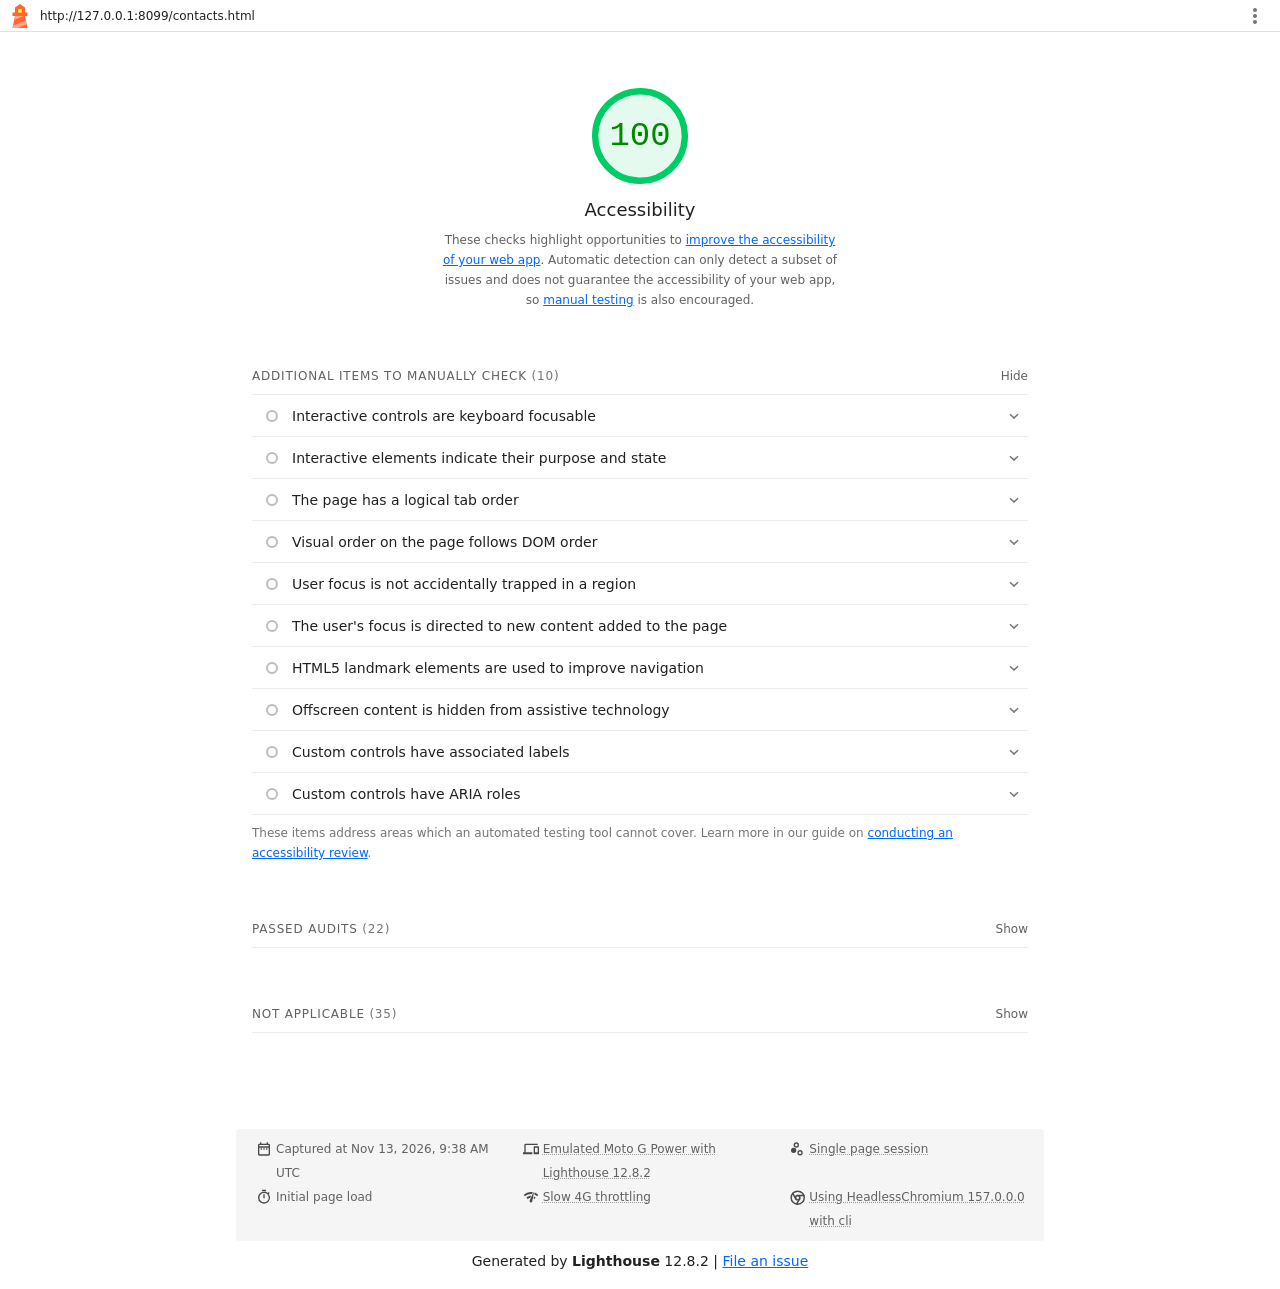
<file: lighthouse/contacts-accessibility-report.html>
<!--
@license
Copyright 2018 Google LLC
SPDX-License-Identifier: Apache-2.0
-->
<!doctype html>
<html lang="en">
<head>
  <meta charset="utf-8">
  <meta name="viewport" content="width=device-width, initial-scale=1, minimum-scale=1">
  <link rel="icon" href='data:image/svg+xml;utf8,<svg fill="none" xmlns="http://www.w3.org/2000/svg" viewBox="0 0 48 48"><path d="m14 7 10-7 10 7v10h5v7h-5l5 24H9l5-24H9v-7h5V7Z" fill="%23F63"/><path d="M31.561 24H14l-1.689 8.105L31.561 24ZM18.983 48H9l1.022-4.907L35.723 32.27l1.663 7.98L18.983 48Z" fill="%23FFA385"/><path fill="%23FF3" d="M20.5 10h7v7h-7z"/></svg>'>
  <title>Lighthouse Report</title>
  <style>body {margin: 0}</style>
</head>
<body>
  <noscript>Lighthouse report requires JavaScript. Please enable.</noscript>

  <div id="lh-log"></div>

  <script>window.__LIGHTHOUSE_JSON__ = {"lighthouseVersion":"12.8.2","requestedUrl":"http://127.0.0.1:8099/contacts.html","mainDocumentUrl":"http://127.0.0.1:8099/contacts.html","finalDisplayedUrl":"http://127.0.0.1:8099/contacts.html","finalUrl":"http://127.0.0.1:8099/contacts.html","fetchTime":"2026-11-13T09:38:37.728Z","gatherMode":"navigation","runWarnings":[],"userAgent":"Mozilla/5.0 (Windows NT 10.0; Win64; x64) AppleWebKit/537.36 (KHTML, like Gecko) HeadlessChrome/157.0.0.0 Safari/537.36","environment":{"networkUserAgent":"Mozilla/5.0 (Linux; Android 11; moto g power (2022)) AppleWebKit/537.36 (KHTML, like Gecko) Chrome/136.0.0.0 Mobile Safari/537.36","hostUserAgent":"Mozilla/5.0 (Windows NT 10.0; Win64; x64) AppleWebKit/537.36 (KHTML, like Gecko) HeadlessChrome/157.0.0.0 Safari/537.36","benchmarkIndex":3229.5,"credits":{"axe-core":"4.14.0"}},"audits":{"accesskeys":{"id":"accesskeys","title":"`[accesskey]` values are unique","description":"Access keys let users quickly focus a part of the page. For proper navigation, each access key must be unique. [Learn more about access keys](https://dequeuniversity.com/rules/axe/4.10/accesskeys).","score":null,"scoreDisplayMode":"notApplicable"},"aria-allowed-attr":{"id":"aria-allowed-attr","title":"`[aria-*]` attributes match their roles","description":"Each ARIA `role` supports a specific subset of `aria-*` attributes. Mismatching these invalidates the `aria-*` attributes. [Learn how to match ARIA attributes to their roles](https://dequeuniversity.com/rules/axe/4.10/aria-allowed-attr).","score":1,"scoreDisplayMode":"binary","details":{"type":"table","headings":[{"key":"node","valueType":"node","subItemsHeading":{"key":"relatedNode","valueType":"node"},"label":"Failing Elements"}],"items":[]}},"aria-allowed-role":{"id":"aria-allowed-role","title":"Uses ARIA roles only on compatible elements","description":"Many HTML elements can only be assigned certain ARIA roles. Using ARIA roles where they are not allowed can interfere with the accessibility of the web page. [Learn more about ARIA roles](https://dequeuniversity.com/rules/axe/4.10/aria-allowed-role).","score":1,"scoreDisplayMode":"binary","details":{"type":"table","headings":[{"key":"node","valueType":"node","subItemsHeading":{"key":"relatedNode","valueType":"node"},"label":"Failing Elements"}],"items":[]}},"aria-command-name":{"id":"aria-command-name","title":"`button`, `link`, and `menuitem` elements have accessible names","description":"When an element doesn't have an accessible name, screen readers announce it with a generic name, making it unusable for users who rely on screen readers. [Learn how to make command elements more accessible](https://dequeuniversity.com/rules/axe/4.10/aria-command-name).","score":null,"scoreDisplayMode":"notApplicable"},"aria-conditional-attr":{"id":"aria-conditional-attr","title":"ARIA attributes are used as specified for the element's role","description":"Some ARIA attributes are only allowed on an element under certain conditions. [Learn more about conditional ARIA attributes](https://dequeuniversity.com/rules/axe/4.10/aria-conditional-attr).","score":1,"scoreDisplayMode":"binary","details":{"type":"table","headings":[{"key":"node","valueType":"node","subItemsHeading":{"key":"relatedNode","valueType":"node"},"label":"Failing Elements"}],"items":[]}},"aria-deprecated-role":{"id":"aria-deprecated-role","title":"Deprecated ARIA roles were not used","description":"Deprecated ARIA roles may not be processed correctly by assistive technology. [Learn more about deprecated ARIA roles](https://dequeuniversity.com/rules/axe/4.10/aria-deprecated-role).","score":null,"scoreDisplayMode":"notApplicable"},"aria-dialog-name":{"id":"aria-dialog-name","title":"Elements with `role=\"dialog\"` or `role=\"alertdialog\"` have accessible names.","description":"ARIA dialog elements without accessible names may prevent screen readers users from discerning the purpose of these elements. [Learn how to make ARIA dialog elements more accessible](https://dequeuniversity.com/rules/axe/4.10/aria-dialog-name).","score":null,"scoreDisplayMode":"notApplicable"},"aria-hidden-body":{"id":"aria-hidden-body","title":"`[aria-hidden=\"true\"]` is not present on the document `\u003cbody>`","description":"Assistive technologies, like screen readers, work inconsistently when `aria-hidden=\"true\"` is set on the document `\u003cbody>`. [Learn how `aria-hidden` affects the document body](https://dequeuniversity.com/rules/axe/4.10/aria-hidden-body).","score":1,"scoreDisplayMode":"binary","details":{"type":"table","headings":[{"key":"node","valueType":"node","subItemsHeading":{"key":"relatedNode","valueType":"node"},"label":"Failing Elements"}],"items":[]}},"aria-hidden-focus":{"id":"aria-hidden-focus","title":"`[aria-hidden=\"true\"]` elements do not contain focusable descendents","description":"Focusable descendents within an `[aria-hidden=\"true\"]` element prevent those interactive elements from being available to users of assistive technologies like screen readers. [Learn how `aria-hidden` affects focusable elements](https://dequeuniversity.com/rules/axe/4.10/aria-hidden-focus).","score":null,"scoreDisplayMode":"notApplicable"},"aria-input-field-name":{"id":"aria-input-field-name","title":"ARIA input fields have accessible names","description":"When an input field doesn't have an accessible name, screen readers announce it with a generic name, making it unusable for users who rely on screen readers. [Learn more about input field labels](https://dequeuniversity.com/rules/axe/4.10/aria-input-field-name).","score":null,"scoreDisplayMode":"notApplicable"},"aria-meter-name":{"id":"aria-meter-name","title":"ARIA `meter` elements have accessible names","description":"When a meter element doesn't have an accessible name, screen readers announce it with a generic name, making it unusable for users who rely on screen readers. [Learn how to name `meter` elements](https://dequeuniversity.com/rules/axe/4.10/aria-meter-name).","score":null,"scoreDisplayMode":"notApplicable"},"aria-progressbar-name":{"id":"aria-progressbar-name","title":"ARIA `progressbar` elements have accessible names","description":"When a `progressbar` element doesn't have an accessible name, screen readers announce it with a generic name, making it unusable for users who rely on screen readers. [Learn how to label `progressbar` elements](https://dequeuniversity.com/rules/axe/4.10/aria-progressbar-name).","score":null,"scoreDisplayMode":"notApplicable"},"aria-prohibited-attr":{"id":"aria-prohibited-attr","title":"Elements use only permitted ARIA attributes","description":"Using ARIA attributes in roles where they are prohibited can mean that important information is not communicated to users of assistive technologies. [Learn more about prohibited ARIA roles](https://dequeuniversity.com/rules/axe/4.10/aria-prohibited-attr).","score":1,"scoreDisplayMode":"binary","details":{"type":"table","headings":[{"key":"node","valueType":"node","subItemsHeading":{"key":"relatedNode","valueType":"node"},"label":"Failing Elements"}],"items":[]}},"aria-required-attr":{"id":"aria-required-attr","title":"`[role]`s have all required `[aria-*]` attributes","description":"Some ARIA roles have required attributes that describe the state of the element to screen readers. [Learn more about roles and required attributes](https://dequeuniversity.com/rules/axe/4.10/aria-required-attr).","score":null,"scoreDisplayMode":"notApplicable"},"aria-required-children":{"id":"aria-required-children","title":"Elements with an ARIA `[role]` that require children to contain a specific `[role]` have all required children.","description":"Some ARIA parent roles must contain specific child roles to perform their intended accessibility functions. [Learn more about roles and required children elements](https://dequeuniversity.com/rules/axe/4.10/aria-required-children).","score":null,"scoreDisplayMode":"notApplicable"},"aria-required-parent":{"id":"aria-required-parent","title":"`[role]`s are contained by their required parent element","description":"Some ARIA child roles must be contained by specific parent roles to properly perform their intended accessibility functions. [Learn more about ARIA roles and required parent element](https://dequeuniversity.com/rules/axe/4.10/aria-required-parent).","score":null,"scoreDisplayMode":"notApplicable"},"aria-roles":{"id":"aria-roles","title":"`[role]` values are valid","description":"ARIA roles must have valid values in order to perform their intended accessibility functions. [Learn more about valid ARIA roles](https://dequeuniversity.com/rules/axe/4.10/aria-roles).","score":null,"scoreDisplayMode":"notApplicable"},"aria-text":{"id":"aria-text","title":"Elements with the `role=text` attribute do not have focusable descendents.","description":"Adding `role=text` around a text node split by markup enables VoiceOver to treat it as one phrase, but the element's focusable descendents will not be announced. [Learn more about the `role=text` attribute](https://dequeuniversity.com/rules/axe/4.10/aria-text).","score":null,"scoreDisplayMode":"notApplicable"},"aria-toggle-field-name":{"id":"aria-toggle-field-name","title":"ARIA toggle fields have accessible names","description":"When a toggle field doesn't have an accessible name, screen readers announce it with a generic name, making it unusable for users who rely on screen readers. [Learn more about toggle fields](https://dequeuniversity.com/rules/axe/4.10/aria-toggle-field-name).","score":null,"scoreDisplayMode":"notApplicable"},"aria-tooltip-name":{"id":"aria-tooltip-name","title":"ARIA `tooltip` elements have accessible names","description":"When a tooltip element doesn't have an accessible name, screen readers announce it with a generic name, making it unusable for users who rely on screen readers. [Learn how to name `tooltip` elements](https://dequeuniversity.com/rules/axe/4.10/aria-tooltip-name).","score":null,"scoreDisplayMode":"notApplicable"},"aria-treeitem-name":{"id":"aria-treeitem-name","title":"ARIA `treeitem` elements have accessible names","description":"When a `treeitem` element doesn't have an accessible name, screen readers announce it with a generic name, making it unusable for users who rely on screen readers. [Learn more about labeling `treeitem` elements](https://dequeuniversity.com/rules/axe/4.10/aria-treeitem-name).","score":null,"scoreDisplayMode":"notApplicable"},"aria-valid-attr-value":{"id":"aria-valid-attr-value","title":"`[aria-*]` attributes have valid values","description":"Assistive technologies, like screen readers, can't interpret ARIA attributes with invalid values. [Learn more about valid values for ARIA attributes](https://dequeuniversity.com/rules/axe/4.10/aria-valid-attr-value).","score":1,"scoreDisplayMode":"binary","details":{"type":"table","headings":[{"key":"node","valueType":"node","subItemsHeading":{"key":"relatedNode","valueType":"node"},"label":"Failing Elements"}],"items":[]}},"aria-valid-attr":{"id":"aria-valid-attr","title":"`[aria-*]` attributes are valid and not misspelled","description":"Assistive technologies, like screen readers, can't interpret ARIA attributes with invalid names. [Learn more about valid ARIA attributes](https://dequeuniversity.com/rules/axe/4.10/aria-valid-attr).","score":1,"scoreDisplayMode":"binary","details":{"type":"table","headings":[{"key":"node","valueType":"node","subItemsHeading":{"key":"relatedNode","valueType":"node"},"label":"Failing Elements"}],"items":[]}},"button-name":{"id":"button-name","title":"Buttons have an accessible name","description":"When a button doesn't have an accessible name, screen readers announce it as \"button\", making it unusable for users who rely on screen readers. [Learn how to make buttons more accessible](https://dequeuniversity.com/rules/axe/4.10/button-name).","score":1,"scoreDisplayMode":"binary","details":{"type":"table","headings":[{"key":"node","valueType":"node","subItemsHeading":{"key":"relatedNode","valueType":"node"},"label":"Failing Elements"}],"items":[]}},"bypass":{"id":"bypass","title":"The page contains a heading, skip link, or landmark region","description":"Adding ways to bypass repetitive content lets keyboard users navigate the page more efficiently. [Learn more about bypass blocks](https://dequeuniversity.com/rules/axe/4.10/bypass).","score":null,"scoreDisplayMode":"notApplicable"},"color-contrast":{"id":"color-contrast","title":"Background and foreground colors have a sufficient contrast ratio","description":"Low-contrast text is difficult or impossible for many users to read. [Learn how to provide sufficient color contrast](https://dequeuniversity.com/rules/axe/4.10/color-contrast).","score":1,"scoreDisplayMode":"binary","details":{"type":"table","headings":[{"key":"node","valueType":"node","subItemsHeading":{"key":"relatedNode","valueType":"node"},"label":"Failing Elements"}],"items":[]}},"definition-list":{"id":"definition-list","title":"`\u003cdl>`'s contain only properly-ordered `\u003cdt>` and `\u003cdd>` groups, `\u003cscript>`, `\u003ctemplate>` or `\u003cdiv>` elements.","description":"When definition lists are not properly marked up, screen readers may produce confusing or inaccurate output. [Learn how to structure definition lists correctly](https://dequeuniversity.com/rules/axe/4.10/definition-list).","score":null,"scoreDisplayMode":"notApplicable"},"dlitem":{"id":"dlitem","title":"Definition list items are wrapped in `\u003cdl>` elements","description":"Definition list items (`\u003cdt>` and `\u003cdd>`) must be wrapped in a parent `\u003cdl>` element to ensure that screen readers can properly announce them. [Learn how to structure definition lists correctly](https://dequeuniversity.com/rules/axe/4.10/dlitem).","score":null,"scoreDisplayMode":"notApplicable"},"document-title":{"id":"document-title","title":"Document has a `\u003ctitle>` element","description":"The title gives screen reader users an overview of the page, and search engine users rely on it heavily to determine if a page is relevant to their search. [Learn more about document titles](https://dequeuniversity.com/rules/axe/4.10/document-title).","score":1,"scoreDisplayMode":"binary","details":{"type":"table","headings":[{"key":"node","valueType":"node","subItemsHeading":{"key":"relatedNode","valueType":"node"},"label":"Failing Elements"}],"items":[]}},"duplicate-id-aria":{"id":"duplicate-id-aria","title":"ARIA IDs are unique","description":"The value of an ARIA ID must be unique to prevent other instances from being overlooked by assistive technologies. [Learn how to fix duplicate ARIA IDs](https://dequeuniversity.com/rules/axe/4.10/duplicate-id-aria).","score":null,"scoreDisplayMode":"notApplicable"},"empty-heading":{"id":"empty-heading","title":"All heading elements contain content.","description":"A heading with no content or inaccessible text prevent screen reader users from accessing information on the page's structure. [Learn more about headings](https://dequeuniversity.com/rules/axe/4.10/empty-heading).","score":null,"scoreDisplayMode":"notApplicable"},"form-field-multiple-labels":{"id":"form-field-multiple-labels","title":"No form fields have multiple labels","description":"Form fields with multiple labels can be confusingly announced by assistive technologies like screen readers which use either the first, the last, or all of the labels. [Learn how to use form labels](https://dequeuniversity.com/rules/axe/4.10/form-field-multiple-labels).","score":null,"scoreDisplayMode":"notApplicable"},"frame-title":{"id":"frame-title","title":"`\u003cframe>` or `\u003ciframe>` elements have a title","description":"Screen reader users rely on frame titles to describe the contents of frames. [Learn more about frame titles](https://dequeuniversity.com/rules/axe/4.10/frame-title).","score":null,"scoreDisplayMode":"notApplicable"},"heading-order":{"id":"heading-order","title":"Heading elements appear in a sequentially-descending order","description":"Properly ordered headings that do not skip levels convey the semantic structure of the page, making it easier to navigate and understand when using assistive technologies. [Learn more about heading order](https://dequeuniversity.com/rules/axe/4.10/heading-order).","score":1,"scoreDisplayMode":"binary","details":{"type":"table","headings":[{"key":"node","valueType":"node","subItemsHeading":{"key":"relatedNode","valueType":"node"},"label":"Failing Elements"}],"items":[]}},"html-has-lang":{"id":"html-has-lang","title":"`\u003chtml>` element has a `[lang]` attribute","description":"If a page doesn't specify a `lang` attribute, a screen reader assumes that the page is in the default language that the user chose when setting up the screen reader. If the page isn't actually in the default language, then the screen reader might not announce the page's text correctly. [Learn more about the `lang` attribute](https://dequeuniversity.com/rules/axe/4.10/html-has-lang).","score":1,"scoreDisplayMode":"binary","details":{"type":"table","headings":[{"key":"node","valueType":"node","subItemsHeading":{"key":"relatedNode","valueType":"node"},"label":"Failing Elements"}],"items":[]}},"html-lang-valid":{"id":"html-lang-valid","title":"`\u003chtml>` element has a valid value for its `[lang]` attribute","description":"Specifying a valid [BCP 47 language](https://www.w3.org/International/questions/qa-choosing-language-tags#question) helps screen readers announce text properly. [Learn how to use the `lang` attribute](https://dequeuniversity.com/rules/axe/4.10/html-lang-valid).","score":1,"scoreDisplayMode":"binary","details":{"type":"table","headings":[{"key":"node","valueType":"node","subItemsHeading":{"key":"relatedNode","valueType":"node"},"label":"Failing Elements"}],"items":[]}},"html-xml-lang-mismatch":{"id":"html-xml-lang-mismatch","title":"`\u003chtml>` element has an `[xml:lang]` attribute with the same base language as the `[lang]` attribute.","description":"If the webpage does not specify a consistent language, then the screen reader might not announce the page's text correctly. [Learn more about the `lang` attribute](https://dequeuniversity.com/rules/axe/4.10/html-xml-lang-mismatch).","score":null,"scoreDisplayMode":"notApplicable"},"identical-links-same-purpose":{"id":"identical-links-same-purpose","title":"Identical links have the same purpose.","description":"Links with the same destination should have the same description, to help users understand the link's purpose and decide whether to follow it. [Learn more about identical links](https://dequeuniversity.com/rules/axe/4.10/identical-links-same-purpose).","score":null,"scoreDisplayMode":"notApplicable"},"image-alt":{"id":"image-alt","title":"Image elements have `[alt]` attributes","description":"Informative elements should aim for short, descriptive alternate text. Decorative elements can be ignored with an empty alt attribute. [Learn more about the `alt` attribute](https://dequeuniversity.com/rules/axe/4.10/image-alt).","score":null,"scoreDisplayMode":"notApplicable"},"image-redundant-alt":{"id":"image-redundant-alt","title":"Image elements do not have `[alt]` attributes that are redundant text.","description":"Informative elements should aim for short, descriptive alternative text. Alternative text that is exactly the same as the text adjacent to the link or image is potentially confusing for screen reader users, because the text will be read twice. [Learn more about the `alt` attribute](https://dequeuniversity.com/rules/axe/4.10/image-redundant-alt).","score":null,"scoreDisplayMode":"notApplicable"},"input-button-name":{"id":"input-button-name","title":"Input buttons have discernible text.","description":"Adding discernable and accessible text to input buttons may help screen reader users understand the purpose of the input button. [Learn more about input buttons](https://dequeuniversity.com/rules/axe/4.10/input-button-name).","score":null,"scoreDisplayMode":"notApplicable"},"input-image-alt":{"id":"input-image-alt","title":"`\u003cinput type=\"image\">` elements have `[alt]` text","description":"When an image is being used as an `\u003cinput>` button, providing alternative text can help screen reader users understand the purpose of the button. [Learn about input image alt text](https://dequeuniversity.com/rules/axe/4.10/input-image-alt).","score":null,"scoreDisplayMode":"notApplicable"},"label-content-name-mismatch":{"id":"label-content-name-mismatch","title":"Elements with visible text labels have matching accessible names.","description":"Visible text labels that do not match the accessible name can result in a confusing experience for screen reader users. [Learn more about accessible names](https://dequeuniversity.com/rules/axe/4.10/label-content-name-mismatch).","score":null,"scoreDisplayMode":"notApplicable"},"label":{"id":"label","title":"Form elements have associated labels","description":"Labels ensure that form controls are announced properly by assistive technologies, like screen readers. [Learn more about form element labels](https://dequeuniversity.com/rules/axe/4.10/label).","score":1,"scoreDisplayMode":"binary","details":{"type":"table","headings":[{"key":"node","valueType":"node","subItemsHeading":{"key":"relatedNode","valueType":"node"},"label":"Failing Elements"}],"items":[]}},"landmark-one-main":{"id":"landmark-one-main","title":"Document has a main landmark.","description":"One main landmark helps screen reader users navigate a web page. [Learn more about landmarks](https://dequeuniversity.com/rules/axe/4.10/landmark-one-main).","score":null,"scoreDisplayMode":"notApplicable"},"link-name":{"id":"link-name","title":"Links have a discernible name","description":"Link text (and alternate text for images, when used as links) that is discernible, unique, and focusable improves the navigation experience for screen reader users. [Learn how to make links accessible](https://dequeuniversity.com/rules/axe/4.10/link-name).","score":1,"scoreDisplayMode":"binary","details":{"type":"table","headings":[{"key":"node","valueType":"node","subItemsHeading":{"key":"relatedNode","valueType":"node"},"label":"Failing Elements"}],"items":[]}},"link-in-text-block":{"id":"link-in-text-block","title":"Links are distinguishable without relying on color.","description":"Low-contrast text is difficult or impossible for many users to read. Link text that is discernible improves the experience for users with low vision. [Learn how to make links distinguishable](https://dequeuniversity.com/rules/axe/4.10/link-in-text-block).","score":null,"scoreDisplayMode":"notApplicable"},"list":{"id":"list","title":"Lists contain only `\u003cli>` elements and script supporting elements (`\u003cscript>` and `\u003ctemplate>`).","description":"Screen readers have a specific way of announcing lists. Ensuring proper list structure aids screen reader output. [Learn more about proper list structure](https://dequeuniversity.com/rules/axe/4.10/list).","score":1,"scoreDisplayMode":"binary","details":{"type":"table","headings":[{"key":"node","valueType":"node","subItemsHeading":{"key":"relatedNode","valueType":"node"},"label":"Failing Elements"}],"items":[]}},"listitem":{"id":"listitem","title":"List items (`\u003cli>`) are contained within `\u003cul>`, `\u003col>` or `\u003cmenu>` parent elements","description":"Screen readers require list items (`\u003cli>`) to be contained within a parent `\u003cul>`, `\u003col>` or `\u003cmenu>` to be announced properly. [Learn more about proper list structure](https://dequeuniversity.com/rules/axe/4.10/listitem).","score":1,"scoreDisplayMode":"binary","details":{"type":"table","headings":[{"key":"node","valueType":"node","subItemsHeading":{"key":"relatedNode","valueType":"node"},"label":"Failing Elements"}],"items":[]}},"meta-refresh":{"id":"meta-refresh","title":"The document does not use `\u003cmeta http-equiv=\"refresh\">`","description":"Users do not expect a page to refresh automatically, and doing so will move focus back to the top of the page. This may create a frustrating or confusing experience. [Learn more about the refresh meta tag](https://dequeuniversity.com/rules/axe/4.10/meta-refresh).","score":null,"scoreDisplayMode":"notApplicable"},"meta-viewport":{"id":"meta-viewport","title":"`[user-scalable=\"no\"]` is not used in the `\u003cmeta name=\"viewport\">` element and the `[maximum-scale]` attribute is not less than 5.","description":"Disabling zooming is problematic for users with low vision who rely on screen magnification to properly see the contents of a web page. [Learn more about the viewport meta tag](https://dequeuniversity.com/rules/axe/4.10/meta-viewport).","score":1,"scoreDisplayMode":"binary","details":{"type":"table","headings":[{"key":"node","valueType":"node","subItemsHeading":{"key":"relatedNode","valueType":"node"},"label":"Failing Elements"}],"items":[]}},"object-alt":{"id":"object-alt","title":"`\u003cobject>` elements have alternate text","description":"Screen readers cannot translate non-text content. Adding alternate text to `\u003cobject>` elements helps screen readers convey meaning to users. [Learn more about alt text for `object` elements](https://dequeuniversity.com/rules/axe/4.10/object-alt).","score":null,"scoreDisplayMode":"notApplicable"},"select-name":{"id":"select-name","title":"Select elements have associated label elements.","description":"Form elements without effective labels can create frustrating experiences for screen reader users. [Learn more about the `select` element](https://dequeuniversity.com/rules/axe/4.10/select-name).","score":1,"scoreDisplayMode":"binary","details":{"type":"table","headings":[{"key":"node","valueType":"node","subItemsHeading":{"key":"relatedNode","valueType":"node"},"label":"Failing Elements"}],"items":[]}},"skip-link":{"id":"skip-link","title":"Skip links are focusable.","description":"Including a skip link can help users skip to the main content to save time. [Learn more about skip links](https://dequeuniversity.com/rules/axe/4.10/skip-link).","score":1,"scoreDisplayMode":"binary","details":{"type":"table","headings":[{"key":"node","valueType":"node","subItemsHeading":{"key":"relatedNode","valueType":"node"},"label":"Failing Elements"}],"items":[]}},"tabindex":{"id":"tabindex","title":"No element has a `[tabindex]` value greater than 0","description":"A value greater than 0 implies an explicit navigation ordering. Although technically valid, this often creates frustrating experiences for users who rely on assistive technologies. [Learn more about the `tabindex` attribute](https://dequeuniversity.com/rules/axe/4.10/tabindex).","score":1,"scoreDisplayMode":"binary","details":{"type":"table","headings":[{"key":"node","valueType":"node","subItemsHeading":{"key":"relatedNode","valueType":"node"},"label":"Failing Elements"}],"items":[]}},"table-duplicate-name":{"id":"table-duplicate-name","title":"Tables have different content in the summary attribute and `\u003ccaption>`.","description":"The summary attribute should describe the table structure, while `\u003ccaption>` should have the onscreen title. Accurate table mark-up helps users of screen readers. [Learn more about summary and caption](https://dequeuniversity.com/rules/axe/4.10/table-duplicate-name).","score":null,"scoreDisplayMode":"notApplicable"},"table-fake-caption":{"id":"table-fake-caption","title":"Tables use `\u003ccaption>` instead of cells with the `[colspan]` attribute to indicate a caption.","description":"Screen readers have features to make navigating tables easier. Ensuring that tables use the actual caption element instead of cells with the `[colspan]` attribute may improve the experience for screen reader users. [Learn more about captions](https://dequeuniversity.com/rules/axe/4.10/table-fake-caption).","score":null,"scoreDisplayMode":"notApplicable"},"target-size":{"id":"target-size","title":"Touch targets have sufficient size and spacing.","description":"Touch targets with sufficient size and spacing help users who may have difficulty targeting small controls to activate the targets. [Learn more about touch targets](https://dequeuniversity.com/rules/axe/4.10/target-size).","score":1,"scoreDisplayMode":"binary","details":{"type":"table","headings":[{"key":"node","valueType":"node","subItemsHeading":{"key":"relatedNode","valueType":"node"},"label":"Failing Elements"}],"items":[]}},"td-has-header":{"id":"td-has-header","title":"`\u003ctd>` elements in a large `\u003ctable>` have one or more table headers.","description":"Screen readers have features to make navigating tables easier. Ensuring that `\u003ctd>` elements in a large table (3 or more cells in width and height) have an associated table header may improve the experience for screen reader users. [Learn more about table headers](https://dequeuniversity.com/rules/axe/4.10/td-has-header).","score":null,"scoreDisplayMode":"notApplicable"},"td-headers-attr":{"id":"td-headers-attr","title":"Cells in a `\u003ctable>` element that use the `[headers]` attribute refer to table cells within the same table.","description":"Screen readers have features to make navigating tables easier. Ensuring `\u003ctd>` cells using the `[headers]` attribute only refer to other cells in the same table may improve the experience for screen reader users. [Learn more about the `headers` attribute](https://dequeuniversity.com/rules/axe/4.10/td-headers-attr).","score":null,"scoreDisplayMode":"notApplicable"},"th-has-data-cells":{"id":"th-has-data-cells","title":"`\u003cth>` elements and elements with `[role=\"columnheader\"/\"rowheader\"]` have data cells they describe.","description":"Screen readers have features to make navigating tables easier. Ensuring table headers always refer to some set of cells may improve the experience for screen reader users. [Learn more about table headers](https://dequeuniversity.com/rules/axe/4.10/th-has-data-cells).","score":null,"scoreDisplayMode":"notApplicable"},"valid-lang":{"id":"valid-lang","title":"`[lang]` attributes have a valid value","description":"Specifying a valid [BCP 47 language](https://www.w3.org/International/questions/qa-choosing-language-tags#question) on elements helps ensure that text is pronounced correctly by a screen reader. [Learn how to use the `lang` attribute](https://dequeuniversity.com/rules/axe/4.10/valid-lang).","score":null,"scoreDisplayMode":"notApplicable"},"video-caption":{"id":"video-caption","title":"`\u003cvideo>` elements contain a `\u003ctrack>` element with `[kind=\"captions\"]`","description":"When a video provides a caption it is easier for deaf and hearing impaired users to access its information. [Learn more about video captions](https://dequeuniversity.com/rules/axe/4.10/video-caption).","score":null,"scoreDisplayMode":"notApplicable"},"custom-controls-labels":{"id":"custom-controls-labels","title":"Custom controls have associated labels","description":"Custom interactive controls have associated labels, provided by aria-label or aria-labelledby. [Learn more about custom controls and labels](https://developer.chrome.com/docs/lighthouse/accessibility/custom-controls-labels/).","score":null,"scoreDisplayMode":"manual"},"custom-controls-roles":{"id":"custom-controls-roles","title":"Custom controls have ARIA roles","description":"Custom interactive controls have appropriate ARIA roles. [Learn how to add roles to custom controls](https://developer.chrome.com/docs/lighthouse/accessibility/custom-control-roles/).","score":null,"scoreDisplayMode":"manual"},"focus-traps":{"id":"focus-traps","title":"User focus is not accidentally trapped in a region","description":"A user can tab into and out of any control or region without accidentally trapping their focus. [Learn how to avoid focus traps](https://developer.chrome.com/docs/lighthouse/accessibility/focus-traps/).","score":null,"scoreDisplayMode":"manual"},"focusable-controls":{"id":"focusable-controls","title":"Interactive controls are keyboard focusable","description":"Custom interactive controls are keyboard focusable and display a focus indicator. [Learn how to make custom controls focusable](https://developer.chrome.com/docs/lighthouse/accessibility/focusable-controls/).","score":null,"scoreDisplayMode":"manual"},"interactive-element-affordance":{"id":"interactive-element-affordance","title":"Interactive elements indicate their purpose and state","description":"Interactive elements, such as links and buttons, should indicate their state and be distinguishable from non-interactive elements. [Learn how to decorate interactive elements with affordance hints](https://developer.chrome.com/docs/lighthouse/accessibility/interactive-element-affordance/).","score":null,"scoreDisplayMode":"manual"},"logical-tab-order":{"id":"logical-tab-order","title":"The page has a logical tab order","description":"Tabbing through the page follows the visual layout. Users cannot focus elements that are offscreen. [Learn more about logical tab ordering](https://developer.chrome.com/docs/lighthouse/accessibility/logical-tab-order/).","score":null,"scoreDisplayMode":"manual"},"managed-focus":{"id":"managed-focus","title":"The user's focus is directed to new content added to the page","description":"If new content, such as a dialog, is added to the page, the user's focus is directed to it. [Learn how to direct focus to new content](https://developer.chrome.com/docs/lighthouse/accessibility/managed-focus/).","score":null,"scoreDisplayMode":"manual"},"offscreen-content-hidden":{"id":"offscreen-content-hidden","title":"Offscreen content is hidden from assistive technology","description":"Offscreen content is hidden with display: none or aria-hidden=true. [Learn how to properly hide offscreen content](https://developer.chrome.com/docs/lighthouse/accessibility/offscreen-content-hidden/).","score":null,"scoreDisplayMode":"manual"},"use-landmarks":{"id":"use-landmarks","title":"HTML5 landmark elements are used to improve navigation","description":"Landmark elements (`\u003cmain>`, `\u003cnav>`, etc.) are used to improve the keyboard navigation of the page for assistive technology. [Learn more about landmark elements](https://developer.chrome.com/docs/lighthouse/accessibility/use-landmarks/).","score":null,"scoreDisplayMode":"manual"},"visual-order-follows-dom":{"id":"visual-order-follows-dom","title":"Visual order on the page follows DOM order","description":"DOM order matches the visual order, improving navigation for assistive technology. [Learn more about DOM and visual ordering](https://developer.chrome.com/docs/lighthouse/accessibility/visual-order-follows-dom/).","score":null,"scoreDisplayMode":"manual"}},"configSettings":{"output":["json","html"],"maxWaitForFcp":30000,"maxWaitForLoad":45000,"pauseAfterFcpMs":1000,"pauseAfterLoadMs":1000,"networkQuietThresholdMs":1000,"cpuQuietThresholdMs":1000,"formFactor":"mobile","throttling":{"rttMs":150,"throughputKbps":1638.4,"requestLatencyMs":562.5,"downloadThroughputKbps":1474.5600000000002,"uploadThroughputKbps":675,"cpuSlowdownMultiplier":4},"throttlingMethod":"simulate","screenEmulation":{"mobile":true,"width":412,"height":823,"deviceScaleFactor":1.75,"disabled":false},"emulatedUserAgent":"Mozilla/5.0 (Linux; Android 11; moto g power (2022)) AppleWebKit/537.36 (KHTML, like Gecko) Chrome/136.0.0.0 Mobile Safari/537.36","auditMode":false,"gatherMode":false,"clearStorageTypes":["file_systems","shader_cache","service_workers","cache_storage"],"disableStorageReset":false,"debugNavigation":false,"channel":"cli","usePassiveGathering":false,"disableFullPageScreenshot":false,"skipAboutBlank":false,"blankPage":"about:blank","ignoreStatusCode":false,"locale":"en-US","blockedUrlPatterns":null,"additionalTraceCategories":null,"extraHeaders":null,"precomputedLanternData":null,"onlyAudits":null,"onlyCategories":["accessibility"],"skipAudits":null},"categories":{"accessibility":{"title":"Accessibility","description":"These checks highlight opportunities to [improve the accessibility of your web app](https://developer.chrome.com/docs/lighthouse/accessibility/). Automatic detection can only detect a subset of issues and does not guarantee the accessibility of your web app, so [manual testing](https://web.dev/articles/how-to-review) is also encouraged.","manualDescription":"These items address areas which an automated testing tool cannot cover. Learn more in our guide on [conducting an accessibility review](https://web.dev/articles/how-to-review).","supportedModes":["navigation","snapshot"],"auditRefs":[{"id":"accesskeys","weight":0,"group":"a11y-navigation"},{"id":"aria-allowed-attr","weight":10,"group":"a11y-aria"},{"id":"aria-allowed-role","weight":1,"group":"a11y-aria"},{"id":"aria-command-name","weight":0,"group":"a11y-aria"},{"id":"aria-conditional-attr","weight":7,"group":"a11y-aria"},{"id":"aria-deprecated-role","weight":0,"group":"a11y-aria"},{"id":"aria-dialog-name","weight":0,"group":"a11y-aria"},{"id":"aria-hidden-body","weight":10,"group":"a11y-aria"},{"id":"aria-hidden-focus","weight":0,"group":"a11y-aria"},{"id":"aria-input-field-name","weight":0,"group":"a11y-aria"},{"id":"aria-meter-name","weight":0,"group":"a11y-aria"},{"id":"aria-progressbar-name","weight":0,"group":"a11y-aria"},{"id":"aria-prohibited-attr","weight":7,"group":"a11y-aria"},{"id":"aria-required-attr","weight":0,"group":"a11y-aria"},{"id":"aria-required-children","weight":0,"group":"a11y-aria"},{"id":"aria-required-parent","weight":0,"group":"a11y-aria"},{"id":"aria-roles","weight":0,"group":"a11y-aria"},{"id":"aria-text","weight":0,"group":"a11y-aria"},{"id":"aria-toggle-field-name","weight":0,"group":"a11y-aria"},{"id":"aria-tooltip-name","weight":0,"group":"a11y-aria"},{"id":"aria-treeitem-name","weight":0,"group":"a11y-aria"},{"id":"aria-valid-attr-value","weight":10,"group":"a11y-aria"},{"id":"aria-valid-attr","weight":10,"group":"a11y-aria"},{"id":"button-name","weight":10,"group":"a11y-names-labels"},{"id":"bypass","weight":0,"group":"a11y-navigation"},{"id":"color-contrast","weight":7,"group":"a11y-color-contrast"},{"id":"definition-list","weight":0,"group":"a11y-tables-lists"},{"id":"dlitem","weight":0,"group":"a11y-tables-lists"},{"id":"document-title","weight":7,"group":"a11y-names-labels"},{"id":"duplicate-id-aria","weight":0,"group":"a11y-aria"},{"id":"form-field-multiple-labels","weight":0,"group":"a11y-names-labels"},{"id":"frame-title","weight":0,"group":"a11y-names-labels"},{"id":"heading-order","weight":3,"group":"a11y-navigation"},{"id":"html-has-lang","weight":7,"group":"a11y-language"},{"id":"html-lang-valid","weight":7,"group":"a11y-language"},{"id":"html-xml-lang-mismatch","weight":0,"group":"a11y-language"},{"id":"image-alt","weight":0,"group":"a11y-names-labels"},{"id":"image-redundant-alt","weight":0,"group":"a11y-names-labels"},{"id":"input-button-name","weight":0,"group":"a11y-names-labels"},{"id":"input-image-alt","weight":0,"group":"a11y-names-labels"},{"id":"label","weight":7,"group":"a11y-names-labels"},{"id":"link-in-text-block","weight":0,"group":"a11y-color-contrast"},{"id":"link-name","weight":7,"group":"a11y-names-labels"},{"id":"list","weight":7,"group":"a11y-tables-lists"},{"id":"listitem","weight":7,"group":"a11y-tables-lists"},{"id":"meta-refresh","weight":0,"group":"a11y-best-practices"},{"id":"meta-viewport","weight":10,"group":"a11y-best-practices"},{"id":"object-alt","weight":0,"group":"a11y-names-labels"},{"id":"select-name","weight":7,"group":"a11y-names-labels"},{"id":"skip-link","weight":3,"group":"a11y-names-labels"},{"id":"tabindex","weight":7,"group":"a11y-navigation"},{"id":"table-duplicate-name","weight":0,"group":"a11y-tables-lists"},{"id":"target-size","weight":7,"group":"a11y-best-practices"},{"id":"td-headers-attr","weight":0,"group":"a11y-tables-lists"},{"id":"th-has-data-cells","weight":0,"group":"a11y-tables-lists"},{"id":"valid-lang","weight":0,"group":"a11y-language"},{"id":"video-caption","weight":0,"group":"a11y-audio-video"},{"id":"focusable-controls","weight":0},{"id":"interactive-element-affordance","weight":0},{"id":"logical-tab-order","weight":0},{"id":"visual-order-follows-dom","weight":0},{"id":"focus-traps","weight":0},{"id":"managed-focus","weight":0},{"id":"use-landmarks","weight":0},{"id":"offscreen-content-hidden","weight":0},{"id":"custom-controls-labels","weight":0},{"id":"custom-controls-roles","weight":0},{"id":"empty-heading","weight":0,"group":"hidden"},{"id":"identical-links-same-purpose","weight":0,"group":"hidden"},{"id":"landmark-one-main","weight":0,"group":"hidden"},{"id":"label-content-name-mismatch","weight":0,"group":"hidden"},{"id":"table-fake-caption","weight":0,"group":"hidden"},{"id":"td-has-header","weight":0,"group":"hidden"}],"id":"accessibility","score":1}},"categoryGroups":{"metrics":{"title":"Metrics"},"insights":{"title":"Insights","description":"These insights are also available in the Chrome DevTools Performance Panel - [record a trace](https://developer.chrome.com/docs/devtools/performance/reference) to view more detailed information."},"diagnostics":{"title":"Diagnostics","description":"More information about the performance of your application. These numbers don't [directly affect](https://developer.chrome.com/docs/lighthouse/performance/performance-scoring/) the Performance score."},"a11y-best-practices":{"title":"Best practices","description":"These items highlight common accessibility best practices."},"a11y-color-contrast":{"title":"Contrast","description":"These are opportunities to improve the legibility of your content."},"a11y-names-labels":{"title":"Names and labels","description":"These are opportunities to improve the semantics of the controls in your application. This may enhance the experience for users of assistive technology, like a screen reader."},"a11y-navigation":{"title":"Navigation","description":"These are opportunities to improve keyboard navigation in your application."},"a11y-aria":{"title":"ARIA","description":"These are opportunities to improve the usage of ARIA in your application which may enhance the experience for users of assistive technology, like a screen reader."},"a11y-language":{"title":"Internationalization and localization","description":"These are opportunities to improve the interpretation of your content by users in different locales."},"a11y-audio-video":{"title":"Audio and video","description":"These are opportunities to provide alternative content for audio and video. This may improve the experience for users with hearing or vision impairments."},"a11y-tables-lists":{"title":"Tables and lists","description":"These are opportunities to improve the experience of reading tabular or list data using assistive technology, like a screen reader."},"seo-mobile":{"title":"Mobile Friendly","description":"Make sure your pages are mobile friendly so users don’t have to pinch or zoom in order to read the content pages. [Learn how to make pages mobile-friendly](https://developers.google.com/search/mobile-sites/)."},"seo-content":{"title":"Content Best Practices","description":"Format your HTML in a way that enables crawlers to better understand your app’s content."},"seo-crawl":{"title":"Crawling and Indexing","description":"To appear in search results, crawlers need access to your app."},"best-practices-trust-safety":{"title":"Trust and Safety"},"best-practices-ux":{"title":"User Experience"},"best-practices-browser-compat":{"title":"Browser Compatibility"},"best-practices-general":{"title":"General"},"hidden":{"title":""}},"stackPacks":[],"entities":[{"name":"127.0.0.1","origins":["http://127.0.0.1:8099"],"isFirstParty":true,"isUnrecognized":true}],"fullPageScreenshot":{"screenshot":{"data":"[data-uri]","width":412,"height":2577},"nodes":{}},"timing":{"entries":[{"startTime":1384.75,"name":"lh:config","duration":541.86,"entryType":"measure"},{"startTime":1386.29,"name":"lh:config:resolveArtifactsToDefns","duration":67.64,"entryType":"measure"},{"startTime":1926.74,"name":"lh:runner:gather","duration":4878.33,"entryType":"measure"},{"startTime":1994,"name":"lh:driver:connect","duration":6.94,"entryType":"measure"},{"startTime":2001.2,"name":"lh:driver:navigate","duration":8.97,"entryType":"measure"},{"startTime":2010.48,"name":"lh:gather:getBenchmarkIndex","duration":1007.89,"entryType":"measure"},{"startTime":3018.5,"name":"lh:gather:getVersion","duration":0.74,"entryType":"measure"},{"startTime":3019.33,"name":"lh:gather:getDevicePixelRatio","duration":0.88,"entryType":"measure"},{"startTime":3021.13,"name":"lh:prepare:navigationMode","duration":67.1,"entryType":"measure"},{"startTime":3035.99,"name":"lh:storage:clearDataForOrigin","duration":18.63,"entryType":"measure"},{"startTime":3054.76,"name":"lh:storage:clearBrowserCaches","duration":31.63,"entryType":"measure"},{"startTime":3087.26,"name":"lh:gather:prepareThrottlingAndNetwork","duration":0.95,"entryType":"measure"},{"startTime":3098.5,"name":"lh:driver:navigate","duration":2394.42,"entryType":"measure"},{"startTime":5495.51,"name":"lh:computed:NetworkRecords","duration":0.64,"entryType":"measure"},{"startTime":5496.53,"name":"lh:gather:getArtifact:DevtoolsLog","duration":0.02,"entryType":"measure"},{"startTime":5496.57,"name":"lh:gather:getArtifact:Accessibility","duration":188.74,"entryType":"measure"},{"startTime":5685.48,"name":"lh:gather:getArtifact:NetworkUserAgent","duration":0.06,"entryType":"measure"},{"startTime":5685.56,"name":"lh:gather:getArtifact:Stacks","duration":10.74,"entryType":"measure"},{"startTime":5685.62,"name":"lh:gather:collectStacks","duration":10.65,"entryType":"measure"},{"startTime":5696.31,"name":"lh:gather:getArtifact:FullPageScreenshot","duration":1096.18,"entryType":"measure"},{"startTime":6805.29,"name":"lh:runner:audit","duration":110.39,"entryType":"measure"},{"startTime":6805.38,"name":"lh:runner:auditing","duration":110,"entryType":"measure"},{"startTime":6806.18,"name":"lh:audit:accesskeys","duration":1.22,"entryType":"measure"},{"startTime":6807.64,"name":"lh:audit:aria-allowed-attr","duration":3.16,"entryType":"measure"},{"startTime":6811.1,"name":"lh:audit:aria-allowed-role","duration":2.56,"entryType":"measure"},{"startTime":6813.9,"name":"lh:audit:aria-command-name","duration":0.78,"entryType":"measure"},{"startTime":6814.88,"name":"lh:audit:aria-conditional-attr","duration":2.41,"entryType":"measure"},{"startTime":6817.43,"name":"lh:audit:aria-deprecated-role","duration":0.51,"entryType":"measure"},{"startTime":6818.09,"name":"lh:audit:aria-dialog-name","duration":0.57,"entryType":"measure"},{"startTime":6818.78,"name":"lh:audit:aria-hidden-body","duration":1.88,"entryType":"measure"},{"startTime":6820.81,"name":"lh:audit:aria-hidden-focus","duration":0.62,"entryType":"measure"},{"startTime":6821.58,"name":"lh:audit:aria-input-field-name","duration":0.7,"entryType":"measure"},{"startTime":6822.42,"name":"lh:audit:aria-meter-name","duration":0.81,"entryType":"measure"},{"startTime":6823.39,"name":"lh:audit:aria-progressbar-name","duration":0.97,"entryType":"measure"},{"startTime":6824.56,"name":"lh:audit:aria-prohibited-attr","duration":2.28,"entryType":"measure"},{"startTime":6827.1,"name":"lh:audit:aria-required-attr","duration":0.81,"entryType":"measure"},{"startTime":6828.06,"name":"lh:audit:aria-required-children","duration":0.83,"entryType":"measure"},{"startTime":6829.03,"name":"lh:audit:aria-required-parent","duration":0.81,"entryType":"measure"},{"startTime":6829.96,"name":"lh:audit:aria-roles","duration":0.8,"entryType":"measure"},{"startTime":6830.9,"name":"lh:audit:aria-text","duration":0.98,"entryType":"measure"},{"startTime":6832.01,"name":"lh:audit:aria-toggle-field-name","duration":1,"entryType":"measure"},{"startTime":6833.15,"name":"lh:audit:aria-tooltip-name","duration":1.01,"entryType":"measure"},{"startTime":6834.29,"name":"lh:audit:aria-treeitem-name","duration":1.07,"entryType":"measure"},{"startTime":6835.51,"name":"lh:audit:aria-valid-attr-value","duration":1.82,"entryType":"measure"},{"startTime":6837.47,"name":"lh:audit:aria-valid-attr","duration":1.79,"entryType":"measure"},{"startTime":6839.39,"name":"lh:audit:button-name","duration":1.86,"entryType":"measure"},{"startTime":6841.39,"name":"lh:audit:bypass","duration":2.03,"entryType":"measure"},{"startTime":6843.59,"name":"lh:audit:color-contrast","duration":1.81,"entryType":"measure"},{"startTime":6845.55,"name":"lh:audit:definition-list","duration":1.13,"entryType":"measure"},{"startTime":6846.81,"name":"lh:audit:dlitem","duration":1.11,"entryType":"measure"},{"startTime":6848.05,"name":"lh:audit:document-title","duration":1.76,"entryType":"measure"},{"startTime":6849.94,"name":"lh:audit:duplicate-id-aria","duration":1.76,"entryType":"measure"},{"startTime":6851.83,"name":"lh:audit:empty-heading","duration":1.73,"entryType":"measure"},{"startTime":6853.7,"name":"lh:audit:form-field-multiple-labels","duration":1.81,"entryType":"measure"},{"startTime":6855.63,"name":"lh:audit:frame-title","duration":1.08,"entryType":"measure"},{"startTime":6856.85,"name":"lh:audit:heading-order","duration":1.86,"entryType":"measure"},{"startTime":6858.88,"name":"lh:audit:html-has-lang","duration":1.91,"entryType":"measure"},{"startTime":6860.93,"name":"lh:audit:html-lang-valid","duration":1.78,"entryType":"measure"},{"startTime":6862.87,"name":"lh:audit:html-xml-lang-mismatch","duration":1.2,"entryType":"measure"},{"startTime":6864.2,"name":"lh:audit:identical-links-same-purpose","duration":1.75,"entryType":"measure"},{"startTime":6866.08,"name":"lh:audit:image-alt","duration":1.22,"entryType":"measure"},{"startTime":6867.43,"name":"lh:audit:image-redundant-alt","duration":1.26,"entryType":"measure"},{"startTime":6868.82,"name":"lh:audit:input-button-name","duration":1.27,"entryType":"measure"},{"startTime":6870.23,"name":"lh:audit:input-image-alt","duration":1.29,"entryType":"measure"},{"startTime":6871.66,"name":"lh:audit:label-content-name-mismatch","duration":1.46,"entryType":"measure"},{"startTime":6873.27,"name":"lh:audit:label","duration":1.83,"entryType":"measure"},{"startTime":6875.24,"name":"lh:audit:landmark-one-main","duration":1.85,"entryType":"measure"},{"startTime":6877.24,"name":"lh:audit:link-name","duration":1.78,"entryType":"measure"},{"startTime":6879.2,"name":"lh:audit:link-in-text-block","duration":1.4,"entryType":"measure"},{"startTime":6880.73,"name":"lh:audit:list","duration":1.92,"entryType":"measure"},{"startTime":6882.79,"name":"lh:audit:listitem","duration":1.79,"entryType":"measure"},{"startTime":6884.72,"name":"lh:audit:meta-refresh","duration":1.43,"entryType":"measure"},{"startTime":6886.33,"name":"lh:audit:meta-viewport","duration":1.95,"entryType":"measure"},{"startTime":6888.42,"name":"lh:audit:object-alt","duration":1.61,"entryType":"measure"},{"startTime":6890.18,"name":"lh:audit:select-name","duration":6.44,"entryType":"measure"},{"startTime":6896.83,"name":"lh:audit:skip-link","duration":1.68,"entryType":"measure"},{"startTime":6898.65,"name":"lh:audit:tabindex","duration":1.8,"entryType":"measure"},{"startTime":6900.59,"name":"lh:audit:table-duplicate-name","duration":1.55,"entryType":"measure"},{"startTime":6902.29,"name":"lh:audit:table-fake-caption","duration":1.78,"entryType":"measure"},{"startTime":6904.22,"name":"lh:audit:target-size","duration":1.74,"entryType":"measure"},{"startTime":6906.09,"name":"lh:audit:td-has-header","duration":1.64,"entryType":"measure"},{"startTime":6907.96,"name":"lh:audit:td-headers-attr","duration":1.72,"entryType":"measure"},{"startTime":6909.83,"name":"lh:audit:th-has-data-cells","duration":1.71,"entryType":"measure"},{"startTime":6911.69,"name":"lh:audit:valid-lang","duration":1.64,"entryType":"measure"},{"startTime":6913.46,"name":"lh:audit:video-caption","duration":1.7,"entryType":"measure"},{"startTime":6915.18,"name":"lh:audit:custom-controls-labels","duration":0.1,"entryType":"measure"},{"startTime":6915.29,"name":"lh:audit:custom-controls-roles","duration":0.01,"entryType":"measure"},{"startTime":6915.3,"name":"lh:audit:focus-traps","duration":0.01,"entryType":"measure"},{"startTime":6915.31,"name":"lh:audit:focusable-controls","duration":0.01,"entryType":"measure"},{"startTime":6915.32,"name":"lh:audit:interactive-element-affordance","duration":0.01,"entryType":"measure"},{"startTime":6915.33,"name":"lh:audit:logical-tab-order","duration":0.01,"entryType":"measure"},{"startTime":6915.34,"name":"lh:audit:managed-focus","duration":0.01,"entryType":"measure"},{"startTime":6915.35,"name":"lh:audit:offscreen-content-hidden","duration":0.01,"entryType":"measure"},{"startTime":6915.36,"name":"lh:audit:use-landmarks","duration":0.01,"entryType":"measure"},{"startTime":6915.37,"name":"lh:audit:visual-order-follows-dom","duration":0.01,"entryType":"measure"},{"startTime":6915.39,"name":"lh:runner:generate","duration":0.29,"entryType":"measure"},{"startTime":6915.97,"name":"lh:computed:EntityClassification","duration":0.9,"entryType":"measure"}],"total":4988.72},"i18n":{"rendererFormattedStrings":{"calculatorLink":"See calculator.","collapseView":"Collapse view","crcInitialNavigation":"Initial Navigation","crcLongestDurationLabel":"Maximum critical path latency:","dropdownCopyJSON":"Copy JSON","dropdownDarkTheme":"Toggle Dark Theme","dropdownPrintExpanded":"Print Expanded","dropdownPrintSummary":"Print Summary","dropdownSaveGist":"Save as Gist","dropdownSaveHTML":"Save as HTML","dropdownSaveJSON":"Save as JSON","dropdownViewUnthrottledTrace":"View Unthrottled Trace","dropdownViewer":"Open in Viewer","errorLabel":"Error!","errorMissingAuditInfo":"Report error: no audit information","expandView":"Expand view","firstPartyChipLabel":"1st party","footerIssue":"File an issue","goBackToAudits":"Go back to audits","hide":"Hide","insightsNotice":"Later this year, insights will replace performance audits. [Learn more and provide feedback here](https://github.com/GoogleChrome/lighthouse/discussions/16462).","labDataTitle":"Lab Data","lsPerformanceCategoryDescription":"[Lighthouse](https://developers.google.com/web/tools/lighthouse/) analysis of the current page on an emulated mobile network. Values are estimated and may vary.","manualAuditsGroupTitle":"Additional items to manually check","notApplicableAuditsGroupTitle":"Not applicable","openInANewTabTooltip":"Open in a new tab","opportunityResourceColumnLabel":"Opportunity","opportunitySavingsColumnLabel":"Estimated Savings","passedAuditsGroupTitle":"Passed audits","runtimeAnalysisWindow":"Initial page load","runtimeAnalysisWindowSnapshot":"Point-in-time snapshot","runtimeAnalysisWindowTimespan":"User interactions timespan","runtimeCustom":"Custom throttling","runtimeDesktopEmulation":"Emulated Desktop","runtimeMobileEmulation":"Emulated Moto G Power","runtimeNoEmulation":"No emulation","runtimeSettingsAxeVersion":"Axe version","runtimeSettingsBenchmark":"Unthrottled CPU/Memory Power","runtimeSettingsCPUThrottling":"CPU throttling","runtimeSettingsDevice":"Device","runtimeSettingsNetworkThrottling":"Network throttling","runtimeSettingsScreenEmulation":"Screen emulation","runtimeSettingsUANetwork":"User agent (network)","runtimeSingleLoad":"Single page session","runtimeSingleLoadTooltip":"This data is taken from a single page session, as opposed to field data summarizing many sessions.","runtimeSlow4g":"Slow 4G throttling","runtimeUnknown":"Unknown","show":"Show","showRelevantAudits":"Show audits relevant to:","snippetCollapseButtonLabel":"Collapse snippet","snippetExpandButtonLabel":"Expand snippet","thirdPartyResourcesLabel":"Show 3rd-party resources","throttlingProvided":"Provided by environment","toplevelWarningsMessage":"There were issues affecting this run of Lighthouse:","tryInsights":"Try insights","unattributable":"Unattributable","varianceDisclaimer":"Values are estimated and may vary. The [performance score is calculated](https://developer.chrome.com/docs/lighthouse/performance/performance-scoring/) directly from these metrics.","viewTraceLabel":"View Trace","viewTreemapLabel":"View Treemap","warningAuditsGroupTitle":"Passed audits but with warnings","warningHeader":"Warnings: "},"icuMessagePaths":{"core/audits/accessibility/accesskeys.js | title":["audits.accesskeys.title"],"core/audits/accessibility/accesskeys.js | description":["audits.accesskeys.description"],"core/audits/accessibility/aria-allowed-attr.js | title":["audits[aria-allowed-attr].title"],"core/audits/accessibility/aria-allowed-attr.js | description":["audits[aria-allowed-attr].description"],"core/lib/i18n/i18n.js | columnFailingElem":["audits[aria-allowed-attr].details.headings[0].label","audits[aria-allowed-role].details.headings[0].label","audits[aria-conditional-attr].details.headings[0].label","audits[aria-hidden-body].details.headings[0].label","audits[aria-prohibited-attr].details.headings[0].label","audits[aria-valid-attr-value].details.headings[0].label","audits[aria-valid-attr].details.headings[0].label","audits[button-name].details.headings[0].label","audits[color-contrast].details.headings[0].label","audits[document-title].details.headings[0].label","audits[heading-order].details.headings[0].label","audits[html-has-lang].details.headings[0].label","audits[html-lang-valid].details.headings[0].label","audits.label.details.headings[0].label","audits[link-name].details.headings[0].label","audits.list.details.headings[0].label","audits.listitem.details.headings[0].label","audits[meta-viewport].details.headings[0].label","audits[select-name].details.headings[0].label","audits[skip-link].details.headings[0].label","audits.tabindex.details.headings[0].label","audits[target-size].details.headings[0].label"],"core/audits/accessibility/aria-allowed-role.js | title":["audits[aria-allowed-role].title"],"core/audits/accessibility/aria-allowed-role.js | description":["audits[aria-allowed-role].description"],"core/audits/accessibility/aria-command-name.js | title":["audits[aria-command-name].title"],"core/audits/accessibility/aria-command-name.js | description":["audits[aria-command-name].description"],"core/audits/accessibility/aria-conditional-attr.js | title":["audits[aria-conditional-attr].title"],"core/audits/accessibility/aria-conditional-attr.js | description":["audits[aria-conditional-attr].description"],"core/audits/accessibility/aria-deprecated-role.js | title":["audits[aria-deprecated-role].title"],"core/audits/accessibility/aria-deprecated-role.js | description":["audits[aria-deprecated-role].description"],"core/audits/accessibility/aria-dialog-name.js | title":["audits[aria-dialog-name].title"],"core/audits/accessibility/aria-dialog-name.js | description":["audits[aria-dialog-name].description"],"core/audits/accessibility/aria-hidden-body.js | title":["audits[aria-hidden-body].title"],"core/audits/accessibility/aria-hidden-body.js | description":["audits[aria-hidden-body].description"],"core/audits/accessibility/aria-hidden-focus.js | title":["audits[aria-hidden-focus].title"],"core/audits/accessibility/aria-hidden-focus.js | description":["audits[aria-hidden-focus].description"],"core/audits/accessibility/aria-input-field-name.js | title":["audits[aria-input-field-name].title"],"core/audits/accessibility/aria-input-field-name.js | description":["audits[aria-input-field-name].description"],"core/audits/accessibility/aria-meter-name.js | title":["audits[aria-meter-name].title"],"core/audits/accessibility/aria-meter-name.js | description":["audits[aria-meter-name].description"],"core/audits/accessibility/aria-progressbar-name.js | title":["audits[aria-progressbar-name].title"],"core/audits/accessibility/aria-progressbar-name.js | description":["audits[aria-progressbar-name].description"],"core/audits/accessibility/aria-prohibited-attr.js | title":["audits[aria-prohibited-attr].title"],"core/audits/accessibility/aria-prohibited-attr.js | description":["audits[aria-prohibited-attr].description"],"core/audits/accessibility/aria-required-attr.js | title":["audits[aria-required-attr].title"],"core/audits/accessibility/aria-required-attr.js | description":["audits[aria-required-attr].description"],"core/audits/accessibility/aria-required-children.js | title":["audits[aria-required-children].title"],"core/audits/accessibility/aria-required-children.js | description":["audits[aria-required-children].description"],"core/audits/accessibility/aria-required-parent.js | title":["audits[aria-required-parent].title"],"core/audits/accessibility/aria-required-parent.js | description":["audits[aria-required-parent].description"],"core/audits/accessibility/aria-roles.js | title":["audits[aria-roles].title"],"core/audits/accessibility/aria-roles.js | description":["audits[aria-roles].description"],"core/audits/accessibility/aria-text.js | title":["audits[aria-text].title"],"core/audits/accessibility/aria-text.js | description":["audits[aria-text].description"],"core/audits/accessibility/aria-toggle-field-name.js | title":["audits[aria-toggle-field-name].title"],"core/audits/accessibility/aria-toggle-field-name.js | description":["audits[aria-toggle-field-name].description"],"core/audits/accessibility/aria-tooltip-name.js | title":["audits[aria-tooltip-name].title"],"core/audits/accessibility/aria-tooltip-name.js | description":["audits[aria-tooltip-name].description"],"core/audits/accessibility/aria-treeitem-name.js | title":["audits[aria-treeitem-name].title"],"core/audits/accessibility/aria-treeitem-name.js | description":["audits[aria-treeitem-name].description"],"core/audits/accessibility/aria-valid-attr-value.js | title":["audits[aria-valid-attr-value].title"],"core/audits/accessibility/aria-valid-attr-value.js | description":["audits[aria-valid-attr-value].description"],"core/audits/accessibility/aria-valid-attr.js | title":["audits[aria-valid-attr].title"],"core/audits/accessibility/aria-valid-attr.js | description":["audits[aria-valid-attr].description"],"core/audits/accessibility/button-name.js | title":["audits[button-name].title"],"core/audits/accessibility/button-name.js | description":["audits[button-name].description"],"core/audits/accessibility/bypass.js | title":["audits.bypass.title"],"core/audits/accessibility/bypass.js | description":["audits.bypass.description"],"core/audits/accessibility/color-contrast.js | title":["audits[color-contrast].title"],"core/audits/accessibility/color-contrast.js | description":["audits[color-contrast].description"],"core/audits/accessibility/definition-list.js | title":["audits[definition-list].title"],"core/audits/accessibility/definition-list.js | description":["audits[definition-list].description"],"core/audits/accessibility/dlitem.js | title":["audits.dlitem.title"],"core/audits/accessibility/dlitem.js | description":["audits.dlitem.description"],"core/audits/accessibility/document-title.js | title":["audits[document-title].title"],"core/audits/accessibility/document-title.js | description":["audits[document-title].description"],"core/audits/accessibility/duplicate-id-aria.js | title":["audits[duplicate-id-aria].title"],"core/audits/accessibility/duplicate-id-aria.js | description":["audits[duplicate-id-aria].description"],"core/audits/accessibility/empty-heading.js | title":["audits[empty-heading].title"],"core/audits/accessibility/empty-heading.js | description":["audits[empty-heading].description"],"core/audits/accessibility/form-field-multiple-labels.js | title":["audits[form-field-multiple-labels].title"],"core/audits/accessibility/form-field-multiple-labels.js | description":["audits[form-field-multiple-labels].description"],"core/audits/accessibility/frame-title.js | title":["audits[frame-title].title"],"core/audits/accessibility/frame-title.js | description":["audits[frame-title].description"],"core/audits/accessibility/heading-order.js | title":["audits[heading-order].title"],"core/audits/accessibility/heading-order.js | description":["audits[heading-order].description"],"core/audits/accessibility/html-has-lang.js | title":["audits[html-has-lang].title"],"core/audits/accessibility/html-has-lang.js | description":["audits[html-has-lang].description"],"core/audits/accessibility/html-lang-valid.js | title":["audits[html-lang-valid].title"],"core/audits/accessibility/html-lang-valid.js | description":["audits[html-lang-valid].description"],"core/audits/accessibility/html-xml-lang-mismatch.js | title":["audits[html-xml-lang-mismatch].title"],"core/audits/accessibility/html-xml-lang-mismatch.js | description":["audits[html-xml-lang-mismatch].description"],"core/audits/accessibility/identical-links-same-purpose.js | title":["audits[identical-links-same-purpose].title"],"core/audits/accessibility/identical-links-same-purpose.js | description":["audits[identical-links-same-purpose].description"],"core/audits/accessibility/image-alt.js | title":["audits[image-alt].title"],"core/audits/accessibility/image-alt.js | description":["audits[image-alt].description"],"core/audits/accessibility/image-redundant-alt.js | title":["audits[image-redundant-alt].title"],"core/audits/accessibility/image-redundant-alt.js | description":["audits[image-redundant-alt].description"],"core/audits/accessibility/input-button-name.js | title":["audits[input-button-name].title"],"core/audits/accessibility/input-button-name.js | description":["audits[input-button-name].description"],"core/audits/accessibility/input-image-alt.js | title":["audits[input-image-alt].title"],"core/audits/accessibility/input-image-alt.js | description":["audits[input-image-alt].description"],"core/audits/accessibility/label-content-name-mismatch.js | title":["audits[label-content-name-mismatch].title"],"core/audits/accessibility/label-content-name-mismatch.js | description":["audits[label-content-name-mismatch].description"],"core/audits/accessibility/label.js | title":["audits.label.title"],"core/audits/accessibility/label.js | description":["audits.label.description"],"core/audits/accessibility/landmark-one-main.js | title":["audits[landmark-one-main].title"],"core/audits/accessibility/landmark-one-main.js | description":["audits[landmark-one-main].description"],"core/audits/accessibility/link-name.js | title":["audits[link-name].title"],"core/audits/accessibility/link-name.js | description":["audits[link-name].description"],"core/audits/accessibility/link-in-text-block.js | title":["audits[link-in-text-block].title"],"core/audits/accessibility/link-in-text-block.js | description":["audits[link-in-text-block].description"],"core/audits/accessibility/list.js | title":["audits.list.title"],"core/audits/accessibility/list.js | description":["audits.list.description"],"core/audits/accessibility/listitem.js | title":["audits.listitem.title"],"core/audits/accessibility/listitem.js | description":["audits.listitem.description"],"core/audits/accessibility/meta-refresh.js | title":["audits[meta-refresh].title"],"core/audits/accessibility/meta-refresh.js | description":["audits[meta-refresh].description"],"core/audits/accessibility/meta-viewport.js | title":["audits[meta-viewport].title"],"core/audits/accessibility/meta-viewport.js | description":["audits[meta-viewport].description"],"core/audits/accessibility/object-alt.js | title":["audits[object-alt].title"],"core/audits/accessibility/object-alt.js | description":["audits[object-alt].description"],"core/audits/accessibility/select-name.js | title":["audits[select-name].title"],"core/audits/accessibility/select-name.js | description":["audits[select-name].description"],"core/audits/accessibility/skip-link.js | title":["audits[skip-link].title"],"core/audits/accessibility/skip-link.js | description":["audits[skip-link].description"],"core/audits/accessibility/tabindex.js | title":["audits.tabindex.title"],"core/audits/accessibility/tabindex.js | description":["audits.tabindex.description"],"core/audits/accessibility/table-duplicate-name.js | title":["audits[table-duplicate-name].title"],"core/audits/accessibility/table-duplicate-name.js | description":["audits[table-duplicate-name].description"],"core/audits/accessibility/table-fake-caption.js | title":["audits[table-fake-caption].title"],"core/audits/accessibility/table-fake-caption.js | description":["audits[table-fake-caption].description"],"core/audits/accessibility/target-size.js | title":["audits[target-size].title"],"core/audits/accessibility/target-size.js | description":["audits[target-size].description"],"core/audits/accessibility/td-has-header.js | title":["audits[td-has-header].title"],"core/audits/accessibility/td-has-header.js | description":["audits[td-has-header].description"],"core/audits/accessibility/td-headers-attr.js | title":["audits[td-headers-attr].title"],"core/audits/accessibility/td-headers-attr.js | description":["audits[td-headers-attr].description"],"core/audits/accessibility/th-has-data-cells.js | title":["audits[th-has-data-cells].title"],"core/audits/accessibility/th-has-data-cells.js | description":["audits[th-has-data-cells].description"],"core/audits/accessibility/valid-lang.js | title":["audits[valid-lang].title"],"core/audits/accessibility/valid-lang.js | description":["audits[valid-lang].description"],"core/audits/accessibility/video-caption.js | title":["audits[video-caption].title"],"core/audits/accessibility/video-caption.js | description":["audits[video-caption].description"],"core/config/default-config.js | a11yCategoryTitle":["categories.accessibility.title"],"core/config/default-config.js | a11yCategoryDescription":["categories.accessibility.description"],"core/config/default-config.js | a11yCategoryManualDescription":["categories.accessibility.manualDescription"],"core/config/default-config.js | metricGroupTitle":["categoryGroups.metrics.title"],"core/config/default-config.js | insightsGroupTitle":["categoryGroups.insights.title"],"core/config/default-config.js | insightsGroupDescription":["categoryGroups.insights.description"],"core/config/default-config.js | diagnosticsGroupTitle":["categoryGroups.diagnostics.title"],"core/config/default-config.js | diagnosticsGroupDescription":["categoryGroups.diagnostics.description"],"core/config/default-config.js | a11yBestPracticesGroupTitle":["categoryGroups[a11y-best-practices].title"],"core/config/default-config.js | a11yBestPracticesGroupDescription":["categoryGroups[a11y-best-practices].description"],"core/config/default-config.js | a11yColorContrastGroupTitle":["categoryGroups[a11y-color-contrast].title"],"core/config/default-config.js | a11yColorContrastGroupDescription":["categoryGroups[a11y-color-contrast].description"],"core/config/default-config.js | a11yNamesLabelsGroupTitle":["categoryGroups[a11y-names-labels].title"],"core/config/default-config.js | a11yNamesLabelsGroupDescription":["categoryGroups[a11y-names-labels].description"],"core/config/default-config.js | a11yNavigationGroupTitle":["categoryGroups[a11y-navigation].title"],"core/config/default-config.js | a11yNavigationGroupDescription":["categoryGroups[a11y-navigation].description"],"core/config/default-config.js | a11yAriaGroupTitle":["categoryGroups[a11y-aria].title"],"core/config/default-config.js | a11yAriaGroupDescription":["categoryGroups[a11y-aria].description"],"core/config/default-config.js | a11yLanguageGroupTitle":["categoryGroups[a11y-language].title"],"core/config/default-config.js | a11yLanguageGroupDescription":["categoryGroups[a11y-language].description"],"core/config/default-config.js | a11yAudioVideoGroupTitle":["categoryGroups[a11y-audio-video].title"],"core/config/default-config.js | a11yAudioVideoGroupDescription":["categoryGroups[a11y-audio-video].description"],"core/config/default-config.js | a11yTablesListsVideoGroupTitle":["categoryGroups[a11y-tables-lists].title"],"core/config/default-config.js | a11yTablesListsVideoGroupDescription":["categoryGroups[a11y-tables-lists].description"],"core/config/default-config.js | seoMobileGroupTitle":["categoryGroups[seo-mobile].title"],"core/config/default-config.js | seoMobileGroupDescription":["categoryGroups[seo-mobile].description"],"core/config/default-config.js | seoContentGroupTitle":["categoryGroups[seo-content].title"],"core/config/default-config.js | seoContentGroupDescription":["categoryGroups[seo-content].description"],"core/config/default-config.js | seoCrawlingGroupTitle":["categoryGroups[seo-crawl].title"],"core/config/default-config.js | seoCrawlingGroupDescription":["categoryGroups[seo-crawl].description"],"core/config/default-config.js | bestPracticesTrustSafetyGroupTitle":["categoryGroups[best-practices-trust-safety].title"],"core/config/default-config.js | bestPracticesUXGroupTitle":["categoryGroups[best-practices-ux].title"],"core/config/default-config.js | bestPracticesBrowserCompatGroupTitle":["categoryGroups[best-practices-browser-compat].title"],"core/config/default-config.js | bestPracticesGeneralGroupTitle":["categoryGroups[best-practices-general].title"]}}};</script>
  <script>"use strict";(()=>{var He=.8999999999999999,Re=.5,Ne=.49999999999999994;function Ue(o){let e=Math.sign(o);o=Math.abs(o);let t=.254829592,n=-.284496736,r=1.421413741,i=-1.453152027,a=1.061405429,s=1/(1+.3275911*o),c=s*(t+s*(n+s*(r+s*(i+s*a))));return e*(1-c*Math.exp(-o*o))}function fe({median:o,p10:e},t){if(o<=0)throw new Error("median must be greater than zero");if(e<=0)throw new Error("p10 must be greater than zero");if(e>=o)throw new Error("p10 must be less than the median");if(t<=0)return 1;let n=.9061938024368232,r=Math.max(Number.MIN_VALUE,t/o),i=Math.log(r),a=Math.max(Number.MIN_VALUE,e/o),l=-Math.log(a),s=i*n/l,c=(1-Ue(s))/2,d;return t<=e?d=Math.max(.9,Math.min(1,c)):t<=o?d=Math.max(Re,Math.min(He,c)):d=Math.max(0,Math.min(Ne,c)),d}var O="\u2026",Ve="\xA0",ve=.9,$e={PASS:{label:"pass",minScore:ve},AVERAGE:{label:"average",minScore:.5},FAIL:{label:"fail"},ERROR:{label:"error"}},Ge=["com","co","gov","edu","ac","org","go","gob","or","net","in","ne","nic","gouv","web","spb","blog","jus","kiev","mil","wi","qc","ca","bel","on"],E=class o{static get RATINGS(){return $e}static get PASS_THRESHOLD(){return ve}static get MS_DISPLAY_VALUE(){return`%10d${Ve}ms`}static getFinalDisplayedUrl(e){if(e.finalDisplayedUrl)return e.finalDisplayedUrl;if(e.finalUrl)return e.finalUrl;throw new Error("Could not determine final displayed URL")}static getMainDocumentUrl(e){return e.mainDocumentUrl||e.finalUrl}static getFullPageScreenshot(e){return e.fullPageScreenshot?e.fullPageScreenshot:e.audits["full-page-screenshot"]?.details}static getEntityFromUrl(e,t){return t&&t.find(r=>r.origins.find(i=>e.startsWith(i)))||o.getPseudoRootDomain(e)}static splitMarkdownCodeSpans(e){let t=[],n=e.split(/`(.*?)`/g);for(let r=0;r<n.length;r++){let i=n[r];if(!i)continue;let a=r%2!==0;t.push({isCode:a,text:i})}return t}static splitMarkdownLink(e){let t=[],n=e.split(/\[([^\]]+?)\]\((https?:\/\/.*?)\)/g);for(;n.length;){let[r,i,a]=n.splice(0,3);r&&t.push({isLink:!1,text:r}),i&&a&&t.push({isLink:!0,text:i,linkHref:a})}return t}static truncate(e,t,n="\u2026"){if(e.length<=t)return e;let i=new Intl.Segmenter(void 0,{granularity:"grapheme"}).segment(e)[Symbol.iterator](),a=0;for(let l=0;l<=t-n.length;l++){let s=i.next();if(s.done)return e;a=s.value.index}for(let l=0;l<n.length;l++)if(i.next().done)return e;return e.slice(0,a)+n}static getURLDisplayName(e,t){t=t||{numPathParts:void 0,preserveQuery:void 0,preserveHost:void 0};let n=t.numPathParts!==void 0?t.numPathParts:2,r=t.preserveQuery!==void 0?t.preserveQuery:!0,i=t.preserveHost||!1,a;if(e.protocol==="about:"||e.protocol==="data:")a=e.href;else{a=e.pathname;let s=a.split("/").filter(c=>c.length);n&&s.length>n&&(a=O+s.slice(-1*n).join("/")),i&&(a=`${e.host}/${a.replace(/^\//,"")}`),r&&(a=`${a}${e.search}`)}let l=64;if(e.protocol!=="data:"&&(a=a.slice(0,200),a=a.replace(/([a-f0-9]{7})[a-f0-9]{13}[a-f0-9]*/g,`$1${O}`),a=a.replace(/([a-zA-Z0-9-_]{9})(?=.*[a-z])(?=.*[A-Z])(?=.*[0-9])[a-zA-Z0-9-_]{10,}/g,`$1${O}`),a=a.replace(/(\d{3})\d{6,}/g,`$1${O}`),a=a.replace(/\u2026+/g,O),a.length>l&&a.includes("?")&&(a=a.replace(/\?([^=]*)(=)?.*/,`?$1$2${O}`),a.length>l&&(a=a.replace(/\?.*/,`?${O}`)))),a.length>l){let s=a.lastIndexOf(".");s>=0?a=a.slice(0,l-1-(a.length-s))+`${O}${a.slice(s)}`:a=a.slice(0,l-1)+O}return a}static getChromeExtensionOrigin(e){let t=new URL(e);return t.protocol+"//"+t.host}static parseURL(e){let t=new URL(e);return{file:o.getURLDisplayName(t),hostname:t.hostname,origin:t.protocol==="chrome-extension:"?o.getChromeExtensionOrigin(e):t.origin}}static createOrReturnURL(e){return e instanceof URL?e:new URL(e)}static getPseudoTld(e){let t=e.split(".").slice(-2);return Ge.includes(t[0])?`.${t.join(".")}`:`.${t[t.length-1]}`}static getPseudoRootDomain(e){let t=o.createOrReturnURL(e).hostname,r=o.getPseudoTld(t).split(".");return t.split(".").slice(-r.length).join(".")}static filterRelevantLines(e,t,n){if(t.length===0)return e.slice(0,n*2+1);let r=3,i=new Set;return t=t.sort((a,l)=>(a.lineNumber||0)-(l.lineNumber||0)),t.forEach(({lineNumber:a})=>{let l=a-n,s=a+n;for(;l<1;)l++,s++;i.has(l-r-1)&&(l-=r);for(let c=l;c<=s;c++){let d=c;i.add(d)}}),e.filter(a=>i.has(a.lineNumber))}static computeLogNormalScore(e,t){let n=fe(e,t);return n>.9&&(n+=.05*(n-.9)),Math.floor(n*100)/100}};function Be(o){let e=o.createFragment(),t=o.createElement("style");t.append(`
    .lh-3p-filter {
      color: var(--color-gray-600);
      float: right;
      padding: 6px var(--stackpack-padding-horizontal);
    }
    .lh-3p-filter-label, .lh-3p-filter-input {
      vertical-align: middle;
      user-select: none;
    }
    .lh-3p-filter-input:disabled + .lh-3p-ui-string {
      text-decoration: line-through;
    }
  `),e.append(t);let n=o.createElement("div","lh-3p-filter"),r=o.createElement("label","lh-3p-filter-label"),i=o.createElement("input","lh-3p-filter-input");i.setAttribute("type","checkbox"),i.setAttribute("checked","");let a=o.createElement("span","lh-3p-ui-string");a.append("Show 3rd party resources");let l=o.createElement("span","lh-3p-filter-count");return r.append(" ",i," ",a," (",l,") "),n.append(" ",r," "),e.append(n),e}function qe(o){let e=o.createFragment(),t=o.createElement("div","lh-audit"),n=o.createElement("details","lh-expandable-details"),r=o.createElement("summary"),i=o.createElement("div","lh-audit__header lh-expandable-details__summary"),a=o.createElement("span","lh-audit__score-icon"),l=o.createElement("span","lh-audit__title-and-text"),s=o.createElement("span","lh-audit__title"),c=o.createElement("span","lh-audit__display-text");l.append(" ",s," ",c," ");let d=o.createElement("div","lh-chevron-container");i.append(" ",a," ",l," ",d," "),r.append(" ",i," ");let h=o.createElement("div","lh-audit__description"),p=o.createElement("div","lh-audit__stackpacks");return n.append(" ",r," ",h," ",p," "),t.append(" ",n," "),e.append(t),e}function je(o){let e=o.createFragment(),t=o.createElement("div","lh-category-header"),n=o.createElement("div","lh-score__gauge");n.setAttribute("role","heading"),n.setAttribute("aria-level","2");let r=o.createElement("div","lh-category-header__description");return t.append(" ",n," ",r," "),e.append(t),e}function We(o){let e=o.createFragment(),t=o.createElementNS("http://www.w3.org/2000/svg","svg","lh-chevron");t.setAttribute("viewBox","0 0 100 100");let n=o.createElementNS("http://www.w3.org/2000/svg","g","lh-chevron__lines"),r=o.createElementNS("http://www.w3.org/2000/svg","path","lh-chevron__line lh-chevron__line-left");r.setAttribute("d","M10 50h40");let i=o.createElementNS("http://www.w3.org/2000/svg","path","lh-chevron__line lh-chevron__line-right");return i.setAttribute("d","M90 50H50"),n.append(" ",r," ",i," "),t.append(" ",n," "),e.append(t),e}function Ke(o){let e=o.createFragment(),t=o.createElement("div","lh-audit-group"),n=o.createElement("details","lh-clump"),r=o.createElement("summary"),i=o.createElement("div","lh-audit-group__summary"),a=o.createElement("div","lh-audit-group__header"),l=o.createElement("span","lh-audit-group__title"),s=o.createElement("span","lh-audit-group__itemcount");a.append(" ",l," ",s," "," "," ");let c=o.createElement("div","lh-clump-toggle"),d=o.createElement("span","lh-clump-toggletext--show"),h=o.createElement("span","lh-clump-toggletext--hide");return c.append(" ",d," ",h," "),i.append(" ",a," ",c," "),r.append(" ",i," "),n.append(" ",r," "),t.append(" "," ",n," "),e.append(t),e}function Ze(o){let e=o.createFragment(),t=o.createElement("div","lh-crc-container"),n=o.createElement("style");n.append(`
      .lh-crc .lh-tree-marker {
        width: 12px;
        height: 26px;
        display: block;
        float: left;
        background-position: top left;
      }
      .lh-crc .lh-horiz-down {
        background: url('data:image/svg+xml;utf8,<svg width="16" height="26" viewBox="0 0 16 26" xmlns="http://www.w3.org/2000/svg"><g fill="%23D8D8D8" fill-rule="evenodd"><path d="M16 12v2H-2v-2z"/><path d="M9 12v14H7V12z"/>\u003c/g>\u003c/svg>');
      }
      .lh-crc .lh-right {
        background: url('data:image/svg+xml;utf8,<svg width="16" height="26" viewBox="0 0 16 26" xmlns="http://www.w3.org/2000/svg"><path d="M16 12v2H0v-2z" fill="%23D8D8D8" fill-rule="evenodd"/>\u003c/svg>');
      }
      .lh-crc .lh-up-right {
        background: url('data:image/svg+xml;utf8,<svg width="16" height="26" viewBox="0 0 16 26" xmlns="http://www.w3.org/2000/svg"><path d="M7 0h2v14H7zm2 12h7v2H9z" fill="%23D8D8D8" fill-rule="evenodd"/>\u003c/svg>');
      }
      .lh-crc .lh-vert-right {
        background: url('data:image/svg+xml;utf8,<svg width="16" height="26" viewBox="0 0 16 26" xmlns="http://www.w3.org/2000/svg"><path d="M7 0h2v27H7zm2 12h7v2H9z" fill="%23D8D8D8" fill-rule="evenodd"/>\u003c/svg>');
      }
      .lh-crc .lh-vert {
        background: url('data:image/svg+xml;utf8,<svg width="16" height="26" viewBox="0 0 16 26" xmlns="http://www.w3.org/2000/svg"><path d="M7 0h2v26H7z" fill="%23D8D8D8" fill-rule="evenodd"/>\u003c/svg>');
      }
      .lh-crc .lh-crc-tree {
        font-size: 14px;
        width: 100%;
        overflow-x: auto;
      }
      .lh-crc .lh-crc-node {
        height: 26px;
        line-height: 26px;
        white-space: nowrap;
      }
      .lh-crc .lh-crc-node__longest {
        color: var(--color-average-secondary);
      }
      .lh-crc .lh-crc-node__tree-value {
        margin-left: 10px;
      }
      .lh-crc .lh-crc-node__tree-value div {
        display: inline;
      }
      .lh-crc .lh-crc-node__chain-duration {
        font-weight: 700;
      }
      .lh-crc .lh-crc-initial-nav {
        color: #595959;
        font-style: italic;
      }
      .lh-crc__summary-value {
        margin-bottom: 10px;
      }
    `);let r=o.createElement("div"),i=o.createElement("div","lh-crc__summary-value"),a=o.createElement("span","lh-crc__longest_duration_label"),l=o.createElement("b","lh-crc__longest_duration");i.append(" ",a," ",l," "),r.append(" ",i," ");let s=o.createElement("div","lh-crc"),c=o.createElement("div","lh-crc-initial-nav");return s.append(" ",c," "," "),t.append(" ",n," ",r," ",s," "),e.append(t),e}function Je(o){let e=o.createFragment(),t=o.createElement("div","lh-crc-node"),n=o.createElement("span","lh-crc-node__tree-marker"),r=o.createElement("span","lh-crc-node__tree-value");return t.append(" ",n," ",r," "),e.append(t),e}function Qe(o){let e=o.createFragment(),t=o.createElement("div","lh-element-screenshot"),n=o.createElement("div","lh-element-screenshot__content"),r=o.createElement("div","lh-element-screenshot__image"),i=o.createElement("div","lh-element-screenshot__mask"),a=o.createElementNS("http://www.w3.org/2000/svg","svg");a.setAttribute("height","0"),a.setAttribute("width","0");let l=o.createElementNS("http://www.w3.org/2000/svg","defs"),s=o.createElementNS("http://www.w3.org/2000/svg","clipPath");s.setAttribute("clipPathUnits","objectBoundingBox"),l.append(" ",s," "," "),a.append(" ",l," "),i.append(" ",a," ");let c=o.createElement("div","lh-element-screenshot__element-marker");return r.append(" ",i," ",c," "),n.append(" ",r," "),t.append(" ",n," "),e.append(t),e}function Ye(o){let e=o.createFragment(),t=o.createElement("div","lh-exp-gauge-component"),n=o.createElement("div","lh-exp-gauge__wrapper");n.setAttribute("target","_blank");let r=o.createElement("div","lh-exp-gauge__svg-wrapper"),i=o.createElementNS("http://www.w3.org/2000/svg","svg","lh-exp-gauge"),a=o.createElementNS("http://www.w3.org/2000/svg","g","lh-exp-gauge__inner"),l=o.createElementNS("http://www.w3.org/2000/svg","circle","lh-exp-gauge__bg"),s=o.createElementNS("http://www.w3.org/2000/svg","circle","lh-exp-gauge__base lh-exp-gauge--faded"),c=o.createElementNS("http://www.w3.org/2000/svg","circle","lh-exp-gauge__arc"),d=o.createElementNS("http://www.w3.org/2000/svg","text","lh-exp-gauge__percentage");a.append(" ",l," ",s," ",c," ",d," ");let h=o.createElementNS("http://www.w3.org/2000/svg","g","lh-exp-gauge__outer"),p=o.createElementNS("http://www.w3.org/2000/svg","circle","lh-cover");h.append(" ",p," ");let g=o.createElementNS("http://www.w3.org/2000/svg","text","lh-exp-gauge__label");return g.setAttribute("text-anchor","middle"),g.setAttribute("x","0"),g.setAttribute("y","60"),i.append(" ",a," ",h," ",g," "),r.append(" ",i," "),n.append(" ",r," "),t.append(" ",n," "),e.append(t),e}function Xe(o){let e=o.createFragment(),t=o.createElement("style");t.append(`
    .lh-footer {
      padding: var(--footer-padding-vertical) calc(var(--default-padding) * 2);
      max-width: var(--report-content-max-width);
      margin: 0 auto;
    }
    .lh-footer .lh-generated {
      text-align: center;
    }
  `),e.append(t);let n=o.createElement("footer","lh-footer"),r=o.createElement("ul","lh-meta__items");r.append(" ");let i=o.createElement("div","lh-generated"),a=o.createElement("b");a.append("Lighthouse");let l=o.createElement("span","lh-footer__version"),s=o.createElement("a","lh-footer__version_issue");return s.setAttribute("href","https://github.com/GoogleChrome/Lighthouse/issues"),s.setAttribute("target","_blank"),s.setAttribute("rel","noopener"),s.append("File an issue"),i.append(" "," Generated by ",a," ",l," | ",s," "),n.append(" ",r," ",i," "),e.append(n),e}function et(o){let e=o.createFragment(),t=o.createElement("a","lh-fraction__wrapper"),n=o.createElement("div","lh-fraction__content-wrapper"),r=o.createElement("div","lh-fraction__content"),i=o.createElement("div","lh-fraction__background");r.append(" ",i," "),n.append(" ",r," ");let a=o.createElement("div","lh-fraction__label");return t.append(" ",n," ",a," "),e.append(t),e}function tt(o){let e=o.createFragment(),t=o.createElement("a","lh-gauge__wrapper"),n=o.createElement("div","lh-gauge__svg-wrapper"),r=o.createElementNS("http://www.w3.org/2000/svg","svg","lh-gauge");r.setAttribute("viewBox","0 0 120 120");let i=o.createElementNS("http://www.w3.org/2000/svg","circle","lh-gauge-base");i.setAttribute("r","56"),i.setAttribute("cx","60"),i.setAttribute("cy","60"),i.setAttribute("stroke-width","8");let a=o.createElementNS("http://www.w3.org/2000/svg","circle","lh-gauge-arc");a.setAttribute("r","56"),a.setAttribute("cx","60"),a.setAttribute("cy","60"),a.setAttribute("stroke-width","8"),r.append(" ",i," ",a," "),n.append(" ",r," ");let l=o.createElement("div","lh-gauge__percentage"),s=o.createElement("div","lh-gauge__label");return t.append(" "," ",n," ",l," "," ",s," "),e.append(t),e}function nt(o){let e=o.createFragment(),t=o.createElement("style");t.append(`
    /* CSS Fireworks. Originally by Eddie Lin
       https://codepen.io/paulirish/pen/yEVMbP
    */
    .lh-pyro {
      display: none;
      z-index: 1;
      pointer-events: none;
    }
    .lh-score100 .lh-pyro {
      display: block;
    }
    .lh-score100 .lh-lighthouse stop:first-child {
      stop-color: hsla(200, 12%, 95%, 0);
    }
    .lh-score100 .lh-lighthouse stop:last-child {
      stop-color: hsla(65, 81%, 76%, 1);
    }

    .lh-pyro > .lh-pyro-before, .lh-pyro > .lh-pyro-after {
      position: absolute;
      width: 5px;
      height: 5px;
      border-radius: 2.5px;
      box-shadow: 0 0 #fff, 0 0 #fff, 0 0 #fff, 0 0 #fff, 0 0 #fff, 0 0 #fff, 0 0 #fff, 0 0 #fff, 0 0 #fff, 0 0 #fff, 0 0 #fff, 0 0 #fff, 0 0 #fff, 0 0 #fff, 0 0 #fff, 0 0 #fff, 0 0 #fff, 0 0 #fff, 0 0 #fff, 0 0 #fff, 0 0 #fff, 0 0 #fff, 0 0 #fff, 0 0 #fff, 0 0 #fff, 0 0 #fff, 0 0 #fff, 0 0 #fff, 0 0 #fff, 0 0 #fff, 0 0 #fff, 0 0 #fff, 0 0 #fff, 0 0 #fff, 0 0 #fff, 0 0 #fff, 0 0 #fff, 0 0 #fff, 0 0 #fff, 0 0 #fff, 0 0 #fff, 0 0 #fff, 0 0 #fff, 0 0 #fff, 0 0 #fff, 0 0 #fff, 0 0 #fff, 0 0 #fff, 0 0 #fff, 0 0 #fff, 0 0 #fff;
      animation: 1s bang ease-out infinite backwards,  1s gravity ease-in infinite backwards,  5s position linear infinite backwards;
      animation-delay: 1s, 1s, 1s;
    }

    .lh-pyro > .lh-pyro-after {
      animation-delay: 2.25s, 2.25s, 2.25s;
      animation-duration: 1.25s, 1.25s, 6.25s;
    }

    @keyframes bang {
      to {
        opacity: 1;
        box-shadow: -70px -115.67px #47ebbc, -28px -99.67px #eb47a4, 58px -31.67px #7eeb47, 13px -141.67px #eb47c5, -19px 6.33px #7347eb, -2px -74.67px #ebd247, 24px -151.67px #eb47e0, 57px -138.67px #b4eb47, -51px -104.67px #479eeb, 62px 8.33px #ebcf47, -93px 0.33px #d547eb, -16px -118.67px #47bfeb, 53px -84.67px #47eb83, 66px -57.67px #eb47bf, -93px -65.67px #91eb47, 30px -13.67px #86eb47, -2px -59.67px #83eb47, -44px 1.33px #eb47eb, 61px -58.67px #47eb73, 5px -22.67px #47e8eb, -66px -28.67px #ebe247, 42px -123.67px #eb5547, -75px 26.33px #7beb47, 15px -52.67px #a147eb, 36px -51.67px #eb8347, -38px -12.67px #eb5547, -46px -59.67px #47eb81, 78px -114.67px #eb47ba, 15px -156.67px #eb47bf, -36px 1.33px #eb4783, -72px -86.67px #eba147, 31px -46.67px #ebe247, -68px 29.33px #47e2eb, -55px 19.33px #ebe047, -56px 27.33px #4776eb, -13px -91.67px #eb5547, -47px -138.67px #47ebc7, -18px -96.67px #eb47ac, 11px -88.67px #4783eb, -67px -28.67px #47baeb, 53px 10.33px #ba47eb, 11px 19.33px #5247eb, -5px -11.67px #eb4791, -68px -4.67px #47eba7, 95px -37.67px #eb478b, -67px -162.67px #eb5d47, -54px -120.67px #eb6847, 49px -12.67px #ebe047, 88px 8.33px #47ebda, 97px 33.33px #eb8147, 6px -71.67px #ebbc47;
      }
    }
    @keyframes gravity {
      from {
        opacity: 1;
      }
      to {
        transform: translateY(80px);
        opacity: 0;
      }
    }
    @keyframes position {
      0%, 19.9% {
        margin-top: 4%;
        margin-left: 47%;
      }
      20%, 39.9% {
        margin-top: 7%;
        margin-left: 30%;
      }
      40%, 59.9% {
        margin-top: 6%;
        margin-left: 70%;
      }
      60%, 79.9% {
        margin-top: 3%;
        margin-left: 20%;
      }
      80%, 99.9% {
        margin-top: 3%;
        margin-left: 80%;
      }
    }
  `),e.append(t);let n=o.createElement("div","lh-header-container"),r=o.createElement("div","lh-scores-wrapper-placeholder");return n.append(" ",r," "),e.append(n),e}function rt(o){let e=o.createFragment(),t=o.createElement("div","lh-metric"),n=o.createElement("div","lh-metric__innerwrap"),r=o.createElement("div","lh-metric__icon"),i=o.createElement("span","lh-metric__title"),a=o.createElement("div","lh-metric__value"),l=o.createElement("div","lh-metric__description");return n.append(" ",r," ",i," ",a," ",l," "),t.append(" ",n," "),e.append(t),e}function ot(o){let e=o.createFragment(),t=o.createElement("div","lh-scorescale"),n=o.createElement("span","lh-scorescale-range lh-scorescale-range--fail");n.append("0\u201349");let r=o.createElement("span","lh-scorescale-range lh-scorescale-range--average");r.append("50\u201389");let i=o.createElement("span","lh-scorescale-range lh-scorescale-range--pass");return i.append("90\u2013100"),t.append(" ",n," ",r," ",i," "),e.append(t),e}function it(o){let e=o.createFragment(),t=o.createElement("style");t.append(`
    .lh-scores-container {
      display: flex;
      flex-direction: column;
      padding: var(--default-padding) 0;
      position: relative;
      width: 100%;
    }

    .lh-sticky-header {
      --gauge-circle-size: var(--gauge-circle-size-sm);
      --plugin-badge-size: 16px;
      --plugin-icon-size: 75%;
      --gauge-wrapper-width: 60px;
      --gauge-percentage-font-size: 13px;
      position: fixed;
      left: 0;
      right: 0;
      top: var(--topbar-height);
      font-weight: 500;
      display: none;
      justify-content: center;
      background-color: var(--sticky-header-background-color);
      border-bottom: 1px solid var(--color-gray-200);
      padding-top: var(--score-container-padding);
      padding-bottom: 4px;
      z-index: 2;
      pointer-events: none;
    }

    .lh-devtools .lh-sticky-header {
      /* The report within DevTools is placed in a container with overflow, which changes the placement of this header unless we change \`position\` to \`sticky.\` */
      position: sticky;
    }

    .lh-sticky-header--visible {
      display: grid;
      grid-auto-flow: column;
      pointer-events: auto;
    }

    /* Disable the gauge arc animation for the sticky header, so toggling display: none
       does not play the animation. */
    .lh-sticky-header .lh-gauge-arc {
      animation: none;
    }

    .lh-sticky-header .lh-gauge__label,
    .lh-sticky-header .lh-fraction__label {
      display: none;
    }

    .lh-highlighter {
      width: var(--gauge-wrapper-width);
      height: 1px;
      background-color: var(--highlighter-background-color);
      /* Position at bottom of first gauge in sticky header. */
      position: absolute;
      grid-column: 1;
      bottom: -1px;
      left: 0px;
      right: 0px;
    }
  `),e.append(t);let n=o.createElement("div","lh-scores-wrapper"),r=o.createElement("div","lh-scores-container"),i=o.createElement("div","lh-pyro"),a=o.createElement("div","lh-pyro-before"),l=o.createElement("div","lh-pyro-after");return i.append(" ",a," ",l," "),r.append(" ",i," "),n.append(" ",r," "),e.append(n),e}function at(o){let e=o.createFragment(),t=o.createElement("div","lh-snippet"),n=o.createElement("style");return n.append(`
          :root {
            --snippet-highlight-light: #fbf1f2;
            --snippet-highlight-dark: #ffd6d8;
          }

         .lh-snippet__header {
          position: relative;
          overflow: hidden;
          padding: 10px;
          border-bottom: none;
          color: var(--snippet-color);
          background-color: var(--snippet-background-color);
          border: 1px solid var(--report-border-color-secondary);
        }
        .lh-snippet__title {
          font-weight: bold;
          float: left;
        }
        .lh-snippet__node {
          float: left;
          margin-left: 4px;
        }
        .lh-snippet__toggle-expand {
          padding: 1px 7px;
          margin-top: -1px;
          margin-right: -7px;
          float: right;
          background: transparent;
          border: none;
          cursor: pointer;
          font-size: 14px;
          color: #0c50c7;
        }

        .lh-snippet__snippet {
          overflow: auto;
          border: 1px solid var(--report-border-color-secondary);
        }
        /* Container needed so that all children grow to the width of the scroll container */
        .lh-snippet__snippet-inner {
          display: inline-block;
          min-width: 100%;
        }

        .lh-snippet:not(.lh-snippet--expanded) .lh-snippet__show-if-expanded {
          display: none;
        }
        .lh-snippet.lh-snippet--expanded .lh-snippet__show-if-collapsed {
          display: none;
        }

        .lh-snippet__line {
          background: white;
          white-space: pre;
          display: flex;
        }
        .lh-snippet__line:not(.lh-snippet__line--message):first-child {
          padding-top: 4px;
        }
        .lh-snippet__line:not(.lh-snippet__line--message):last-child {
          padding-bottom: 4px;
        }
        .lh-snippet__line--content-highlighted {
          background: var(--snippet-highlight-dark);
        }
        .lh-snippet__line--message {
          background: var(--snippet-highlight-light);
        }
        .lh-snippet__line--message .lh-snippet__line-number {
          padding-top: 10px;
          padding-bottom: 10px;
        }
        .lh-snippet__line--message code {
          padding: 10px;
          padding-left: 5px;
          color: var(--color-fail);
          font-family: var(--report-font-family);
        }
        .lh-snippet__line--message code {
          white-space: normal;
        }
        .lh-snippet__line-icon {
          padding-top: 10px;
          display: none;
        }
        .lh-snippet__line--message .lh-snippet__line-icon {
          display: block;
        }
        .lh-snippet__line-icon:before {
          content: "";
          display: inline-block;
          vertical-align: middle;
          margin-right: 4px;
          width: var(--score-icon-size);
          height: var(--score-icon-size);
          background-image: var(--fail-icon-url);
        }
        .lh-snippet__line-number {
          flex-shrink: 0;
          width: 40px;
          text-align: right;
          font-family: monospace;
          padding-right: 5px;
          margin-right: 5px;
          color: var(--color-gray-600);
          user-select: none;
        }
    `),t.append(" ",n," "),e.append(t),e}function lt(o){let e=o.createFragment(),t=o.createElement("div","lh-snippet__snippet"),n=o.createElement("div","lh-snippet__snippet-inner");return t.append(" ",n," "),e.append(t),e}function st(o){let e=o.createFragment(),t=o.createElement("div","lh-snippet__header"),n=o.createElement("div","lh-snippet__title"),r=o.createElement("div","lh-snippet__node"),i=o.createElement("button","lh-snippet__toggle-expand"),a=o.createElement("span","lh-snippet__btn-label-collapse lh-snippet__show-if-expanded"),l=o.createElement("span","lh-snippet__btn-label-expand lh-snippet__show-if-collapsed");return i.append(" ",a," ",l," "),t.append(" ",n," ",r," ",i," "),e.append(t),e}function ct(o){let e=o.createFragment(),t=o.createElement("div","lh-snippet__line"),n=o.createElement("div","lh-snippet__line-number"),r=o.createElement("div","lh-snippet__line-icon"),i=o.createElement("code");return t.append(" ",n," ",r," ",i," "),e.append(t),e}function dt(o){let e=o.createFragment(),t=o.createElement("style");return t.append(`/**
 * @license
 * Copyright 2017 Google LLC
 * SPDX-License-Identifier: Apache-2.0
 */

/*
  Naming convention:

  If a variable is used for a specific component: --{component}-{property name}-{modifier}

  Both {component} and {property name} should be kebab-case. If the target is the entire page,
  use 'report' for the component. The property name should not be abbreviated. Use the
  property name the variable is intended for - if it's used for multiple, a common descriptor
  is fine (ex: 'size' for a variable applied to 'width' and 'height'). If a variable is shared
  across multiple components, either create more variables or just drop the "{component}-"
  part of the name. Append any modifiers at the end (ex: 'big', 'dark').

  For colors: --color-{hue}-{intensity}

  {intensity} is the Material Design tag - 700, A700, etc.
*/
.lh-vars {
  /* Palette using Material Design Colors
   * https://www.materialui.co/colors */
  --color-amber-50: #FFF8E1;
  --color-blue-200: #90CAF9;
  --color-blue-900: #0D47A1;
  --color-blue-A700: #2962FF;
  --color-blue-primary: #06f;
  --color-cyan-500: #00BCD4;
  --color-gray-100: #F5F5F5;
  --color-gray-300: #CFCFCF;
  --color-gray-200: #E0E0E0;
  --color-gray-400: #BDBDBD;
  --color-gray-50: #FAFAFA;
  --color-gray-500: #9E9E9E;
  --color-gray-600: #757575;
  --color-gray-700: #616161;
  --color-gray-800: #424242;
  --color-gray-900: #212121;
  --color-gray: #000000;
  --color-green-700: #080;
  --color-green: #0c6;
  --color-lime-400: #D3E156;
  --color-orange-50: #FFF3E0;
  --color-orange-700: #C33300;
  --color-orange: #fa3;
  --color-red-700: #c00;
  --color-red: #f33;
  --color-teal-600: #00897B;
  --color-white: #FFFFFF;

  /* Context-specific colors */
  --color-average-secondary: var(--color-orange-700);
  --color-average: var(--color-orange);
  --color-fail-secondary: var(--color-red-700);
  --color-fail: var(--color-red);
  --color-hover: var(--color-gray-50);
  --color-informative: var(--color-blue-900);
  --color-pass-secondary: var(--color-green-700);
  --color-pass: var(--color-green);
  --color-not-applicable: var(--color-gray-600);

  /* Component variables */
  --audit-description-padding-left: calc(var(--score-icon-size) + var(--score-icon-margin-left) + var(--score-icon-margin-right));
  --audit-explanation-line-height: 16px;
  --audit-group-margin-bottom: calc(var(--default-padding) * 6);
  --audit-group-padding-vertical: 8px;
  --audit-margin-horizontal: 5px;
  --audit-padding-vertical: 8px;
  --category-padding: calc(var(--default-padding) * 6) var(--edge-gap-padding) calc(var(--default-padding) * 4);
  --chevron-line-stroke: var(--color-gray-600);
  --chevron-size: 12px;
  --default-padding: 8px;
  --edge-gap-padding: calc(var(--default-padding) * 4);
  --env-item-background-color: var(--color-gray-100);
  --env-item-font-size: 28px;
  --env-item-line-height: 36px;
  --env-item-padding: 10px 0px;
  --env-name-min-width: 220px;
  --footer-padding-vertical: 16px;
  --gauge-circle-size-big: 96px;
  --gauge-circle-size: 48px;
  --gauge-circle-size-sm: 32px;
  --gauge-label-font-size-big: 18px;
  --gauge-label-font-size: var(--report-font-size-secondary);
  --gauge-label-line-height-big: 24px;
  --gauge-label-line-height: var(--report-line-height-secondary);
  --gauge-percentage-font-size-big: 38px;
  --gauge-percentage-font-size: var(--report-font-size-secondary);
  --gauge-wrapper-width: 120px;
  --header-line-height: 24px;
  --highlighter-background-color: var(--report-text-color);
  --icon-square-size: calc(var(--score-icon-size) * 0.88);
  --image-preview-size: 48px;
  --link-color: var(--color-blue-primary);
  --locale-selector-background-color: var(--color-white);
  --metric-toggle-lines-fill: #7F7F7F;
  --metric-value-font-size: calc(var(--report-font-size) * 1.8);
  --metrics-toggle-background-color: var(--color-gray-200);
  --plugin-badge-background-color: var(--color-white);
  --plugin-badge-size-big: calc(var(--gauge-circle-size-big) / 2.7);
  --plugin-badge-size: calc(var(--gauge-circle-size) / 2.7);
  --plugin-icon-size: 65%;
  --report-background-color: #fff;
  --report-border-color-secondary: #ebebeb;
  --report-font-family-monospace: monospace, 'Roboto Mono', 'Menlo', 'dejavu sans mono', 'Consolas', 'Lucida Console';
  --report-font-family: system-ui, Roboto, Helvetica, Arial, sans-serif;
  --report-font-size: 14px;
  --report-font-size-secondary: 12px;
  --report-icon-size: var(--score-icon-background-size);
  --report-line-height: 24px;
  --report-line-height-secondary: 20px;
  --report-monospace-font-size: calc(var(--report-font-size) * 0.85);
  --report-text-color-secondary: var(--color-gray-800);
  --report-text-color: var(--color-gray-900);
  --report-content-max-width: calc(60 * var(--report-font-size)); /* defaults to 840px */
  --report-content-min-width: 360px;
  --report-content-max-width-minus-edge-gap: calc(var(--report-content-max-width) - var(--edge-gap-padding) * 2);
  --score-container-padding: 8px;
  --score-icon-background-size: 24px;
  --score-icon-margin-left: 6px;
  --score-icon-margin-right: 14px;
  --score-icon-margin: 0 var(--score-icon-margin-right) 0 var(--score-icon-margin-left);
  --score-icon-size: 12px;
  --score-icon-size-big: 16px;
  --screenshot-overlay-background: rgba(0, 0, 0, 0.3);
  --section-padding-vertical: calc(var(--default-padding) * 6);
  --snippet-background-color: var(--color-gray-50);
  --snippet-color: #0938C2;
  --stackpack-padding-horizontal: 10px;
  --sticky-header-background-color: var(--report-background-color);
  --sticky-header-buffer: var(--topbar-height);
  --sticky-header-height: calc(var(--gauge-circle-size-sm) + var(--score-container-padding) * 2 + 1em);
  --table-group-header-background-color: #EEF1F4;
  --table-group-header-text-color: var(--color-gray-700);
  --table-higlight-background-color: #F5F7FA;
  --tools-icon-color: var(--color-gray-600);
  --topbar-background-color: var(--color-white);
  --topbar-height: 32px;
  --topbar-logo-size: 24px;
  --topbar-padding: 0 8px;
  --toplevel-warning-background-color: hsla(30, 100%, 75%, 10%);
  --toplevel-warning-message-text-color: var(--color-average-secondary);
  --toplevel-warning-padding: 18px;
  --toplevel-warning-text-color: var(--report-text-color);

  /* SVGs */
  --plugin-icon-url-dark: url('data:image/svg+xml;utf8,<svg xmlns="http://www.w3.org/2000/svg" width="24px" height="24px" viewBox="0 0 24 24" fill="%23FFFFFF"><path d="M0 0h24v24H0z" fill="none"/><path d="M20.5 11H19V7c0-1.1-.9-2-2-2h-4V3.5C13 2.12 11.88 1 10.5 1S8 2.12 8 3.5V5H4c-1.1 0-1.99.9-1.99 2v3.8H3.5c1.49 0 2.7 1.21 2.7 2.7s-1.21 2.7-2.7 2.7H2V20c0 1.1.9 2 2 2h3.8v-1.5c0-1.49 1.21-2.7 2.7-2.7 1.49 0 2.7 1.21 2.7 2.7V22H17c1.1 0 2-.9 2-2v-4h1.5c1.38 0 2.5-1.12 2.5-2.5S21.88 11 20.5 11z"/>\u003c/svg>');
  --plugin-icon-url: url('data:image/svg+xml;utf8,<svg xmlns="http://www.w3.org/2000/svg" width="24px" height="24px" viewBox="0 0 24 24" fill="%23757575"><path d="M0 0h24v24H0z" fill="none"/><path d="M20.5 11H19V7c0-1.1-.9-2-2-2h-4V3.5C13 2.12 11.88 1 10.5 1S8 2.12 8 3.5V5H4c-1.1 0-1.99.9-1.99 2v3.8H3.5c1.49 0 2.7 1.21 2.7 2.7s-1.21 2.7-2.7 2.7H2V20c0 1.1.9 2 2 2h3.8v-1.5c0-1.49 1.21-2.7 2.7-2.7 1.49 0 2.7 1.21 2.7 2.7V22H17c1.1 0 2-.9 2-2v-4h1.5c1.38 0 2.5-1.12 2.5-2.5S21.88 11 20.5 11z"/>\u003c/svg>');

  --pass-icon-url: url('data:image/svg+xml;utf8,<svg xmlns="http://www.w3.org/2000/svg" viewBox="0 0 48 48"><title>check\u003c/title><path fill="%23178239" d="M24 4C12.95 4 4 12.95 4 24c0 11.04 8.95 20 20 20 11.04 0 20-8.96 20-20 0-11.05-8.96-20-20-20zm-4 30L10 24l2.83-2.83L20 28.34l15.17-15.17L38 16 20 34z"/>\u003c/svg>');
  --average-icon-url: url('data:image/svg+xml;utf8,<svg xmlns="http://www.w3.org/2000/svg" viewBox="0 0 48 48"><title>info\u003c/title><path fill="%23E67700" d="M24 4C12.95 4 4 12.95 4 24s8.95 20 20 20 20-8.95 20-20S35.05 4 24 4zm2 30h-4V22h4v12zm0-16h-4v-4h4v4z"/>\u003c/svg>');
  --fail-icon-url: url('data:image/svg+xml;utf8,<svg xmlns="http://www.w3.org/2000/svg" viewBox="0 0 48 48"><title>warn\u003c/title><path fill="%23C7221F" d="M2 42h44L24 4 2 42zm24-6h-4v-4h4v4zm0-8h-4v-8h4v8z"/>\u003c/svg>');
  --error-icon-url: url('data:image/svg+xml;utf8,<svg xmlns="http://www.w3.org/2000/svg" viewBox="0 0 3 15"><title>error\u003c/title><path d="M0 15H 3V 12H 0V" fill="%23FF4E42"/><path d="M0 9H 3V 0H 0V" fill="%23FF4E42"/>\u003c/svg>');

  --swap-locale-icon-url: url('data:image/svg+xml;utf8,<svg xmlns="http://www.w3.org/2000/svg" height="24px" viewBox="0 0 24 24" width="24px" fill="%23000000"><path d="M0 0h24v24H0V0z" fill="none"/><path d="M12.87 15.07l-2.54-2.51.03-.03c1.74-1.94 2.98-4.17 3.71-6.53H17V4h-7V2H8v2H1v1.99h11.17C11.5 7.92 10.44 9.75 9 11.35 8.07 10.32 7.3 9.19 6.69 8h-2c.73 1.63 1.73 3.17 2.98 4.56l-5.09 5.02L4 19l5-5 3.11 3.11.76-2.04zM18.5 10h-2L12 22h2l1.12-3h4.75L21 22h2l-4.5-12zm-2.62 7l1.62-4.33L19.12 17h-3.24z"/>\u003c/svg>');

  --insights-icon-url: url('data:image/svg+xml;utf8,<svg xmlns="http://www.w3.org/2000/svg" viewBox="0 0 24 24" width="24" height="24" fill="%23000000"><path d="M18 13V11H22V13H18ZM19.2 20L16 17.6L17.2 16L20.4 18.4L19.2 20ZM17.2 8L16 6.4L19.2 4L20.4 5.6L17.2 8ZM5 19V15H4C3.45 15 2.975 14.8083 2.575 14.425C2.19167 14.025 2 13.55 2 13V11C2 10.45 2.19167 9.98333 2.575 9.6C2.975 9.2 3.45 9 4 9H8L13 6V18L8 15H7V19H5ZM11 14.45V9.55L8.55 11H4V13H8.55L11 14.45ZM14 15.35V8.65C14.45 9.05 14.8083 9.54167 15.075 10.125C15.3583 10.6917 15.5 11.3167 15.5 12C15.5 12.6833 15.3583 13.3167 15.075 13.9C14.8083 14.4667 14.45 14.95 14 15.35Z"/>\u003c/svg>');
  --insights-icon-url-dark: url('data:image/svg+xml;utf8,<svg xmlns="http://www.w3.org/2000/svg" viewBox="0 0 24 24" width="24" height="24" fill="%239e9e9e"><path d="M18 13V11H22V13H18ZM19.2 20L16 17.6L17.2 16L20.4 18.4L19.2 20ZM17.2 8L16 6.4L19.2 4L20.4 5.6L17.2 8ZM5 19V15H4C3.45 15 2.975 14.8083 2.575 14.425C2.19167 14.025 2 13.55 2 13V11C2 10.45 2.19167 9.98333 2.575 9.6C2.975 9.2 3.45 9 4 9H8L13 6V18L8 15H7V19H5ZM11 14.45V9.55L8.55 11H4V13H8.55L11 14.45ZM14 15.35V8.65C14.45 9.05 14.8083 9.54167 15.075 10.125C15.3583 10.6917 15.5 11.3167 15.5 12C15.5 12.6833 15.3583 13.3167 15.075 13.9C14.8083 14.4667 14.45 14.95 14 15.35Z"/>\u003c/svg>');
}

@media not print {
  .lh-dark {
    /* Pallete */
    --color-gray-200: var(--color-gray-800);
    --color-gray-300: #616161;
    --color-gray-400: var(--color-gray-600);
    --color-gray-700: var(--color-gray-400);
    --color-gray-50: #757575;
    --color-gray-600: var(--color-gray-500);
    --color-green-700: var(--color-green);
    --color-orange-700: var(--color-orange);
    --color-red-700: var(--color-red);
    --color-teal-600: var(--color-cyan-500);

    /* Context-specific colors */
    --color-hover: rgba(0, 0, 0, 0.2);
    --color-informative: var(--color-blue-200);

    /* Component variables */
    --env-item-background-color: #393535;
    --link-color: var(--color-blue-200);
    --locale-selector-background-color: var(--color-gray-200);
    --plugin-badge-background-color: var(--color-gray-800);
    --report-background-color: var(--color-gray-900);
    --report-border-color-secondary: var(--color-gray-200);
    --report-text-color-secondary: var(--color-gray-400);
    --report-text-color: var(--color-gray-100);
    --snippet-color: var(--color-cyan-500);
    --topbar-background-color: var(--color-gray);
    --toplevel-warning-background-color: hsl(33deg 14% 18%);
    --toplevel-warning-message-text-color: var(--color-orange-700);
    --toplevel-warning-text-color: var(--color-gray-100);
    --table-group-header-background-color: rgba(186, 196, 206, 0.15);
    --table-group-header-text-color: var(--color-gray-100);
    --table-higlight-background-color: rgba(186, 196, 206, 0.09);

    /* SVGs */
    --plugin-icon-url: var(--plugin-icon-url-dark);
  }
}

/**
* This media query is a temporary fallback for browsers that do not support \`@container query\`.
* TODO: remove this media query when \`@container query\` is fully supported by browsers
* See https://github.com/GoogleChrome/lighthouse/pull/16332
*/
@media only screen and (max-width: 480px) {
  .lh-vars {
    --audit-group-margin-bottom: 20px;
    --edge-gap-padding: var(--default-padding);
    --env-name-min-width: 120px;
    --gauge-circle-size-big: 96px;
    --gauge-circle-size: 72px;
    --gauge-label-font-size-big: 22px;
    --gauge-label-font-size: 14px;
    --gauge-label-line-height-big: 26px;
    --gauge-label-line-height: 20px;
    --gauge-percentage-font-size-big: 34px;
    --gauge-percentage-font-size: 26px;
    --gauge-wrapper-width: 112px;
    --header-padding: 16px 0 16px 0;
    --image-preview-size: 24px;
    --plugin-icon-size: 75%;
    --report-font-size: 14px;
    --report-line-height: 20px;
    --score-icon-margin-left: 2px;
    --score-icon-size: 10px;
    --topbar-height: 28px;
    --topbar-logo-size: 20px;
  }
}

@container lh-container (max-width: 480px) {
  .lh-vars {
    --audit-group-margin-bottom: 20px;
    --edge-gap-padding: var(--default-padding);
    --env-name-min-width: 120px;
    --gauge-circle-size-big: 96px;
    --gauge-circle-size: 72px;
    --gauge-label-font-size-big: 22px;
    --gauge-label-font-size: 14px;
    --gauge-label-line-height-big: 26px;
    --gauge-label-line-height: 20px;
    --gauge-percentage-font-size-big: 34px;
    --gauge-percentage-font-size: 26px;
    --gauge-wrapper-width: 112px;
    --header-padding: 16px 0 16px 0;
    --image-preview-size: 24px;
    --plugin-icon-size: 75%;
    --report-font-size: 14px;
    --report-line-height: 20px;
    --score-icon-margin-left: 2px;
    --score-icon-size: 10px;
    --topbar-height: 28px;
    --topbar-logo-size: 20px;
  }
}

.lh-vars.lh-devtools {
  --audit-explanation-line-height: 14px;
  --audit-group-margin-bottom: 20px;
  --audit-group-padding-vertical: 12px;
  --audit-padding-vertical: 4px;
  --category-padding: 12px;
  --default-padding: 12px;
  --env-name-min-width: 120px;
  --footer-padding-vertical: 8px;
  --gauge-circle-size-big: 72px;
  --gauge-circle-size: 64px;
  --gauge-label-font-size-big: 22px;
  --gauge-label-font-size: 14px;
  --gauge-label-line-height-big: 26px;
  --gauge-label-line-height: 20px;
  --gauge-percentage-font-size-big: 34px;
  --gauge-percentage-font-size: 26px;
  --gauge-wrapper-width: 97px;
  --header-line-height: 20px;
  --header-padding: 16px 0 16px 0;
  --screenshot-overlay-background: transparent;
  --plugin-icon-size: 75%;
  --report-font-size: 12px;
  --report-line-height: 20px;
  --score-icon-margin-left: 2px;
  --score-icon-size: 10px;
  --section-padding-vertical: 8px;
}

.lh-container:has(.lh-sticky-header) {
  --sticky-header-buffer: calc(var(--topbar-height) + var(--sticky-header-height));
}

.lh-container:not(.lh-topbar + .lh-container) {
  --topbar-height: 0;
  --sticky-header-height: 0;
  --sticky-header-buffer: 0;
}

.lh-max-viewport {
  display: flex;
  flex-direction: column;
  min-height: 100vh;
  width: 100%;
}

.lh-devtools.lh-root {
  height: 100%;
}
.lh-devtools.lh-root img {
  /* Override devtools default 'min-width: 0' so svg without size in a flexbox isn't collapsed. */
  min-width: auto;
}
.lh-devtools .lh-container {
  overflow-y: scroll;
  height: calc(100% - var(--topbar-height));
  /** The .lh-container is the scroll parent in DevTools so we exclude the topbar from the sticky header buffer. */
  --sticky-header-buffer: 0;
}
.lh-devtools .lh-container:has(.lh-sticky-header) {
  /** The .lh-container is the scroll parent in DevTools so we exclude the topbar from the sticky header buffer. */
  --sticky-header-buffer: var(--sticky-header-height);
}
@media print {
  .lh-devtools .lh-container {
    overflow: unset;
  }
}
.lh-devtools .lh-sticky-header {
  /* This is normally the height of the topbar, but we want it to stick to the top of our scroll container .lh-container\` */
  top: 0;
}
.lh-devtools .lh-element-screenshot__overlay {
  position: absolute;
}

@keyframes fadeIn {
  0% { opacity: 0;}
  100% { opacity: 0.6;}
}

.lh-root *, .lh-root *::before, .lh-root *::after {
  box-sizing: border-box;
}

.lh-root {
  font-family: var(--report-font-family);
  font-size: var(--report-font-size);
  margin: 0;
  line-height: var(--report-line-height);
  background: var(--report-background-color);
  color: var(--report-text-color);
}

.lh-root [hidden] {
  display: none !important;
}

.lh-root pre {
  margin: 0;
}

.lh-root pre,
.lh-root code {
  font-family: var(--report-font-family-monospace);
}

.lh-root details > summary {
  cursor: pointer;
}

.lh-hidden {
  display: none !important;
}

.lh-container {
  /*
  Text wrapping in the report is so much FUN!
  We have a \`word-break: break-word;\` globally here to prevent a few common scenarios, namely
  long non-breakable text (usually URLs) found in:
    1. The footer
    2. .lh-node (outerHTML)
    3. .lh-code

  With that sorted, the next challenge is appropriate column sizing and text wrapping inside our
  .lh-details tables. Even more fun.
    * We don't want table headers ("Est Savings (ms)") to wrap or their column values, but
      we'd be happy for the URL column to wrap if the URLs are particularly long.
    * We want the narrow columns to remain narrow, providing the most column width for URL
    * We don't want the table to extend past 100% width.
    * Long URLs in the URL column can wrap. Util.getURLDisplayName maxes them out at 64 characters,
      but they do not get any overflow:ellipsis treatment.
  */
  word-break: break-word;

  container-name: lh-container;
  container-type: inline-size;
}

.lh-audit-group a,
.lh-category-header__description a,
.lh-audit__description a,
.lh-warnings a,
.lh-footer a,
.lh-table-column--link a {
  color: var(--link-color);
}

.lh-audit__description, .lh-audit__stackpack, .lh-list-section__description {
  --inner-audit-padding-right: var(--stackpack-padding-horizontal);
  padding-left: var(--audit-description-padding-left);
  padding-right: var(--inner-audit-padding-right);
  padding-top: 8px;
  padding-bottom: 8px;
}

.lh-details {
  margin-top: var(--default-padding);
  margin-bottom: var(--default-padding);
  margin-left: var(--audit-description-padding-left);
}

.lh-audit__stackpack {
  display: flex;
  align-items: center;
}

.lh-audit__stackpack__img {
  max-width: 30px;
  margin-right: var(--default-padding)
}

/* Report header */

.lh-report-icon {
  display: flex;
  align-items: center;
  padding: 10px 12px;
  cursor: pointer;
}
.lh-report-icon[disabled] {
  opacity: 0.3;
  pointer-events: none;
}

.lh-report-icon::before {
  content: "";
  margin: 4px;
  background-repeat: no-repeat;
  width: var(--report-icon-size);
  height: var(--report-icon-size);
  opacity: 0.7;
  display: inline-block;
  vertical-align: middle;
}
.lh-report-icon:hover::before {
  opacity: 1;
}
.lh-dark .lh-report-icon::before {
  filter: invert(1);
}
.lh-report-icon--print::before {
  background-image: url('data:image/svg+xml;utf8,<svg xmlns="http://www.w3.org/2000/svg" width="24" height="24" viewBox="0 0 24 24"><path d="M19 8H5c-1.66 0-3 1.34-3 3v6h4v4h12v-4h4v-6c0-1.66-1.34-3-3-3zm-3 11H8v-5h8v5zm3-7c-.55 0-1-.45-1-1s.45-1 1-1 1 .45 1 1-.45 1-1 1zm-1-9H6v4h12V3z"/><path fill="none" d="M0 0h24v24H0z"/>\u003c/svg>');
}
.lh-report-icon--copy::before {
  background-image: url('data:image/svg+xml;utf8,<svg height="24" viewBox="0 0 24 24" width="24" xmlns="http://www.w3.org/2000/svg"><path d="M0 0h24v24H0z" fill="none"/><path d="M16 1H4c-1.1 0-2 .9-2 2v14h2V3h12V1zm3 4H8c-1.1 0-2 .9-2 2v14c0 1.1.9 2 2 2h11c1.1 0 2-.9 2-2V7c0-1.1-.9-2-2-2zm0 16H8V7h11v14z"/>\u003c/svg>');
}
.lh-report-icon--open::before {
  background-image: url('data:image/svg+xml;utf8,<svg height="24" viewBox="0 0 24 24" width="24" xmlns="http://www.w3.org/2000/svg"><path d="M0 0h24v24H0z" fill="none"/><path d="M19 4H5c-1.11 0-2 .9-2 2v12c0 1.1.89 2 2 2h4v-2H5V8h14v10h-4v2h4c1.1 0 2-.9 2-2V6c0-1.1-.89-2-2-2zm-7 6l-4 4h3v6h2v-6h3l-4-4z"/>\u003c/svg>');
}
.lh-report-icon--download::before {
  background-image: url('data:image/svg+xml;utf8,<svg height="24" viewBox="0 0 24 24" width="24" xmlns="http://www.w3.org/2000/svg"><path d="M19 9h-4V3H9v6H5l7 7 7-7zM5 18v2h14v-2H5z"/><path d="M0 0h24v24H0z" fill="none"/>\u003c/svg>');
}
.lh-report-icon--dark::before {
  background-image:url('data:image/svg+xml;utf8,<svg xmlns="http://www.w3.org/2000/svg" height="24" viewBox="0 0 100 125"><path d="M50 23.587c-16.27 0-22.799 12.574-22.799 21.417 0 12.917 10.117 22.451 12.436 32.471h20.726c2.32-10.02 12.436-19.554 12.436-32.471 0-8.843-6.528-21.417-22.799-21.417zM39.637 87.161c0 3.001 1.18 4.181 4.181 4.181h.426l.41 1.231C45.278 94.449 46.042 95 48.019 95h3.963c1.978 0 2.74-.551 3.365-2.427l.409-1.231h.427c3.002 0 4.18-1.18 4.18-4.181V80.91H39.637v6.251zM50 18.265c1.26 0 2.072-.814 2.072-2.073v-9.12C52.072 5.813 51.26 5 50 5c-1.259 0-2.072.813-2.072 2.073v9.12c0 1.259.813 2.072 2.072 2.072zM68.313 23.727c.994.774 2.135.634 2.91-.357l5.614-7.187c.776-.992.636-2.135-.356-2.909-.992-.776-2.135-.636-2.91.357l-5.613 7.186c-.778.993-.636 2.135.355 2.91zM91.157 36.373c-.306-1.222-1.291-1.815-2.513-1.51l-8.85 2.207c-1.222.305-1.814 1.29-1.51 2.512.305 1.223 1.291 1.814 2.513 1.51l8.849-2.206c1.223-.305 1.816-1.291 1.511-2.513zM86.757 60.48l-8.331-3.709c-1.15-.512-2.225-.099-2.736 1.052-.512 1.151-.1 2.224 1.051 2.737l8.33 3.707c1.15.514 2.225.101 2.736-1.05.513-1.149.1-2.223-1.05-2.737zM28.779 23.37c.775.992 1.917 1.131 2.909.357.992-.776 1.132-1.917.357-2.91l-5.615-7.186c-.775-.992-1.917-1.132-2.909-.357s-1.131 1.917-.356 2.909l5.614 7.187zM21.715 39.583c.305-1.223-.288-2.208-1.51-2.513l-8.849-2.207c-1.222-.303-2.208.289-2.513 1.511-.303 1.222.288 2.207 1.511 2.512l8.848 2.206c1.222.304 2.208-.287 2.513-1.509zM21.575 56.771l-8.331 3.711c-1.151.511-1.563 1.586-1.05 2.735.511 1.151 1.586 1.563 2.736 1.052l8.331-3.711c1.151-.511 1.563-1.586 1.05-2.735-.512-1.15-1.585-1.562-2.736-1.052z"/>\u003c/svg>');
}
.lh-report-icon--treemap::before {
  background-image: url('data:image/svg+xml;utf8,<svg xmlns="http://www.w3.org/2000/svg" height="24px" viewBox="0 0 24 24" width="24px" fill="black"><path d="M3 5v14h19V5H3zm2 2h15v4H5V7zm0 10v-4h4v4H5zm6 0v-4h9v4h-9z"/>\u003c/svg>');
}

.lh-report-icon--date::before {
  background-image: url('data:image/svg+xml;utf8,<svg xmlns="http://www.w3.org/2000/svg" viewBox="0 0 24 24"><path d="M7 11h2v2H7v-2zm14-5v14a2 2 0 01-2 2H5a2 2 0 01-2-2V6c0-1.1.9-2 2-2h1V2h2v2h8V2h2v2h1a2 2 0 012 2zM5 8h14V6H5v2zm14 12V10H5v10h14zm-4-7h2v-2h-2v2zm-4 0h2v-2h-2v2z"/>\u003c/svg>');
}
.lh-report-icon--devices::before {
  background-image: url('data:image/svg+xml;utf8,<svg xmlns="http://www.w3.org/2000/svg" viewBox="0 0 24 24"><path d="M4 6h18V4H4a2 2 0 00-2 2v11H0v3h14v-3H4V6zm19 2h-6a1 1 0 00-1 1v10c0 .6.5 1 1 1h6c.6 0 1-.5 1-1V9c0-.6-.5-1-1-1zm-1 9h-4v-7h4v7z"/>\u003c/svg>');
}
.lh-report-icon--world::before {
  background-image: url('data:image/svg+xml;utf8,<svg xmlns="http://www.w3.org/2000/svg" viewBox="0 0 24 24"><path d="M12 2a10 10 0 1 0 0 20 10 10 0 0 0 0-20zm7 6h-3c-.3-1.3-.8-2.5-1.4-3.6A8 8 0 0 1 18.9 8zm-7-4a14 14 0 0 1 2 4h-4a14 14 0 0 1 2-4zM4.3 14a8.2 8.2 0 0 1 0-4h3.3a16.5 16.5 0 0 0 0 4H4.3zm.8 2h3a14 14 0 0 0 1.3 3.6A8 8 0 0 1 5.1 16zm3-8H5a8 8 0 0 1 4.3-3.6L8 8zM12 20a14 14 0 0 1-2-4h4a14 14 0 0 1-2 4zm2.3-6H9.7a14.7 14.7 0 0 1 0-4h4.6a14.6 14.6 0 0 1 0 4zm.3 5.6c.6-1.2 1-2.4 1.4-3.6h3a8 8 0 0 1-4.4 3.6zm1.8-5.6a16.5 16.5 0 0 0 0-4h3.3a8.2 8.2 0 0 1 0 4h-3.3z"/>\u003c/svg>');
}
.lh-report-icon--stopwatch::before {
  background-image: url('data:image/svg+xml;utf8,<svg xmlns="http://www.w3.org/2000/svg" viewBox="0 0 24 24"><path d="M15 1H9v2h6V1zm-4 13h2V8h-2v6zm8.1-6.6L20.5 6l-1.4-1.4L17.7 6A9 9 0 0 0 3 13a9 9 0 1 0 16-5.6zm-7 12.6a7 7 0 1 1 0-14 7 7 0 0 1 0 14z"/>\u003c/svg>');
}
.lh-report-icon--networkspeed::before {
  background-image: url('data:image/svg+xml;utf8,<svg xmlns="http://www.w3.org/2000/svg" viewBox="0 0 24 24"><path d="M15.9 5c-.2 0-.3 0-.4.2v.2L10.1 17a2 2 0 0 0-.2 1 2 2 0 0 0 4 .4l2.4-12.9c0-.3-.2-.5-.5-.5zM1 9l2 2c2.9-2.9 6.8-4 10.5-3.6l1.2-2.7C10 3.8 4.7 5.3 1 9zm20 2 2-2a15.4 15.4 0 0 0-5.6-3.6L17 8.2c1.5.7 2.9 1.6 4.1 2.8zm-4 4 2-2a9.9 9.9 0 0 0-2.7-1.9l-.5 3 1.2.9zM5 13l2 2a7.1 7.1 0 0 1 4-2l1.3-2.9C9.7 10.1 7 11 5 13z"/>\u003c/svg>');
}
.lh-report-icon--samples-one::before {
  background-image: url('data:image/svg+xml;utf8,<svg xmlns="http://www.w3.org/2000/svg" viewBox="0 0 24 24"><circle cx="7" cy="14" r="3"/><path d="M7 18a4 4 0 1 1 0-8 4 4 0 0 1 0 8zm0-6c-1.1 0-2 .9-2 2s.9 2 2 2 2-.9 2-2-.9-2-2-2zm4-2a4 4 0 1 1 0-8 4 4 0 0 1 0 8zm0-6c-1.1 0-2 .9-2 2s.9 2 2 2 2-.9 2-2-.9-2-2-2zm5.6 17.6a4 4 0 1 1 0-8 4 4 0 0 1 0 8zm0-6c-1.1 0-2 .9-2 2s.9 2 2 2 2-.9 2-2-.9-2-2-2z"/>\u003c/svg>');
}
.lh-report-icon--samples-many::before {
  background-image: url('data:image/svg+xml;utf8,<svg xmlns="http://www.w3.org/2000/svg" viewBox="0 0 24 24"><path d="M7 18a4 4 0 1 1 0-8 4 4 0 0 1 0 8zm0-6c-1.1 0-2 .9-2 2s.9 2 2 2 2-.9 2-2-.9-2-2-2zm4-2a4 4 0 1 1 0-8 4 4 0 0 1 0 8zm0-6c-1.1 0-2 .9-2 2s.9 2 2 2 2-.9 2-2-.9-2-2-2zm5.6 17.6a4 4 0 1 1 0-8 4 4 0 0 1 0 8zm0-6c-1.1 0-2 .9-2 2s.9 2 2 2 2-.9 2-2-.9-2-2-2z"/><circle cx="7" cy="14" r="3"/><circle cx="11" cy="6" r="3"/>\u003c/svg>');
}
.lh-report-icon--chrome::before {
  background-image: url('data:image/svg+xml;utf8,<svg xmlns="http://www.w3.org/2000/svg" viewBox="-50 -50 562 562"><path d="M256 25.6v25.6a204 204 0 0 1 144.8 60 204 204 0 0 1 60 144.8 204 204 0 0 1-60 144.8 204 204 0 0 1-144.8 60 204 204 0 0 1-144.8-60 204 204 0 0 1-60-144.8 204 204 0 0 1 60-144.8 204 204 0 0 1 144.8-60V0a256 256 0 1 0 0 512 256 256 0 0 0 0-512v25.6z"/><path d="M256 179.2v25.6a51.3 51.3 0 0 1 0 102.4 51.3 51.3 0 0 1 0-102.4v-51.2a102.3 102.3 0 1 0-.1 204.7 102.3 102.3 0 0 0 .1-204.7v25.6z"/><path d="M256 204.8h217.6a25.6 25.6 0 0 0 0-51.2H256a25.6 25.6 0 0 0 0 51.2m44.3 76.8L191.5 470.1a25.6 25.6 0 1 0 44.4 25.6l108.8-188.5a25.6 25.6 0 1 0-44.4-25.6m-88.6 0L102.9 93.2a25.7 25.7 0 0 0-35-9.4 25.7 25.7 0 0 0-9.4 35l108.8 188.5a25.7 25.7 0 0 0 35 9.4 25.9 25.9 0 0 0 9.4-35.1"/>\u003c/svg>');
}
.lh-report-icon--external::before {
  background-image: url('data:image/svg+xml;utf8,<svg xmlns="http://www.w3.org/2000/svg"><path d="M3.15 11.9a1.01 1.01 0 0 1-.743-.307 1.01 1.01 0 0 1-.306-.743v-7.7c0-.292.102-.54.306-.744a1.01 1.01 0 0 1 .744-.306H7v1.05H3.15v7.7h7.7V7h1.05v3.85c0 .291-.103.54-.307.743a1.01 1.01 0 0 1-.743.307h-7.7Zm2.494-2.8-.743-.744 5.206-5.206H8.401V2.1h3.5v3.5h-1.05V3.893L5.644 9.1Z"/>\u003c/svg>');
}
.lh-report-icon--experiment::before {
  background-image: url('data:image/svg+xml;utf8,<svg xmlns="http://www.w3.org/2000/svg" viewBox="0 0 20 20" fill="none"><path d="M4.50002 17C3.86136 17 3.40302 16.7187 3.12502 16.156C2.84702 15.5933 2.90936 15.069 3.31202 14.583L7.50002 9.5V4.5H6.75002C6.54202 4.5 6.36502 4.427 6.21902 4.281C6.07302 4.135 6.00002 3.958 6.00002 3.75C6.00002 3.542 6.07302 3.365 6.21902 3.219C6.36502 3.073 6.54202 3 6.75002 3H13.25C13.458 3 13.635 3.073 13.781 3.219C13.927 3.365 14 3.542 14 3.75C14 3.958 13.927 4.135 13.781 4.281C13.635 4.427 13.458 4.5 13.25 4.5H12.5V9.5L16.688 14.583C17.0767 15.069 17.132 15.5933 16.854 16.156C16.5767 16.7187 16.1254 17 15.5 17H4.50002ZM4.50002 15.5H15.5L11 10V4.5H9.00002V10L4.50002 15.5Z" fill="black"/>\u003c/svg>');
}

/** These are still icons, but w/o the auto-color invert / opacity / etc. that come with .lh-report-icon */

.lh-report-plain-icon {
  display: flex;
  align-items: center;
}
.lh-report-plain-icon::before {
  content: "";
  background-repeat: no-repeat;
  width: var(--report-icon-size);
  height: var(--report-icon-size);
  display: inline-block;
  margin-right: 5px;
}

.lh-report-plain-icon--checklist-pass::before {
  --icon-url: url('data:image/svg+xml;utf8,<svg xmlns="http://www.w3.org/2000/svg" viewBox="0 0 20 20"><path d="M8.938 13L13.896 8.062L12.833 7L8.938 10.875L7.167 9.125L6.104 10.188L8.938 13ZM10 18C8.90267 18 7.868 17.7917 6.896 17.375C5.924 16.9583 5.07333 16.3853 4.344 15.656C3.61467 14.9267 3.04167 14.076 2.625 13.104C2.20833 12.132 2 11.0973 2 10C2 8.88867 2.20833 7.85033 2.625 6.885C3.04167 5.92033 3.61467 5.07333 4.344 4.344C5.07333 3.61467 5.924 3.04167 6.896 2.625C7.868 2.20833 8.90267 2 10 2C11.1113 2 12.1497 2.20833 13.115 2.625C14.0797 3.04167 14.9267 3.61467 15.656 4.344C16.3853 5.07333 16.9583 5.92033 17.375 6.885C17.7917 7.85033 18 8.88867 18 10C18 11.0973 17.7917 12.132 17.375 13.104C16.9583 14.076 16.3853 14.9267 15.656 15.656C14.9267 16.3853 14.0797 16.9583 13.115 17.375C12.1497 17.7917 11.1113 18 10 18ZM10 16.5C11.8053 16.5 13.34 15.868 14.604 14.604C15.868 13.34 16.5 11.8053 16.5 10C16.5 8.19467 15.868 6.66 14.604 5.396C13.34 4.132 11.8053 3.5 10 3.5C8.19467 3.5 6.66 4.132 5.396 5.396C4.132 6.66 3.5 8.19467 3.5 10C3.5 11.8053 4.132 13.34 5.396 14.604C6.66 15.868 8.19467 16.5 10 16.5Z" fill="black"/>\u003c/svg>');
  background-color: var(--color-pass);
  mask: var(--icon-url) center / contain no-repeat;
}
.lh-report-plain-icon--checklist-fail::before {
  --icon-url: url('data:image/svg+xml;utf8,<svg xmlns="http://www.w3.org/2000/svg" viewBox="0 0 20 20"><path fill-rule="evenodd" clip-rule="evenodd" d="M17.5 10C17.5 14.1421 14.1421 17.5 10 17.5C5.85786 17.5 2.5 14.1421 2.5 10C2.5 5.85786 5.85786 2.5 10 2.5C14.1421 2.5 17.5 5.85786 17.5 10ZM16 10C16 13.3137 13.3137 16 10 16C8.6135 16 7.33683 15.5297 6.32083 14.7399L14.7399 6.32083C15.5297 7.33683 16 8.6135 16 10ZM5.26016 13.6793L13.6793 5.26016C12.6633 4.47033 11.3866 4 10 4C6.68629 4 4 6.68629 4 10C4 11.3866 4.47033 12.6633 5.26016 13.6793Z" fill="black"/>\u003c/svg>');
  background-color: var(--color-fail);
  mask: var(--icon-url) center / contain no-repeat;
}

.lh-buttons {
  display: flex;
  flex-wrap: wrap;
  margin: var(--default-padding) 0;
}
.lh-button {
  height: 32px;
  border: 1px solid var(--report-border-color-secondary);
  border-radius: 3px;
  color: var(--link-color);
  background-color: var(--report-background-color);
  margin: 5px;
}

.lh-button:first-of-type {
  margin-left: 0;
}

/* Node */
.lh-node {
  display: flow-root;
}

.lh-node__snippet {
  font-family: var(--report-font-family-monospace);
  color: var(--snippet-color);
  font-size: var(--report-monospace-font-size);
  line-height: 20px;
}

.lh-checklist {
  list-style: none;
  padding: 0;
}

.lh-checklist-item {
  margin: 10px 0 10px 0;
}

/* Score */

.lh-audit__score-icon {
  width: var(--score-icon-size);
  height: var(--score-icon-size);
  margin: var(--score-icon-margin);
}

.lh-audit--pass .lh-audit__display-text {
  color: var(--color-pass-secondary);
}
.lh-audit--pass .lh-audit__score-icon,
.lh-scorescale-range--pass::before {
  border-radius: 100%;
  background: var(--color-pass);
}

.lh-audit--average .lh-audit__display-text {
  color: var(--color-average-secondary);
}
.lh-audit--average .lh-audit__score-icon,
.lh-scorescale-range--average::before {
  background: var(--color-average);
  width: var(--icon-square-size);
  height: var(--icon-square-size);
}

.lh-audit--fail .lh-audit__display-text {
  color: var(--color-fail-secondary);
}
.lh-audit--fail .lh-audit__score-icon,
.lh-audit--error .lh-audit__score-icon,
.lh-scorescale-range--fail::before {
  border-left: calc(var(--score-icon-size) / 2) solid transparent;
  border-right: calc(var(--score-icon-size) / 2) solid transparent;
  border-bottom: var(--score-icon-size) solid var(--color-fail);
}

.lh-audit--error .lh-audit__score-icon,
.lh-metric--error .lh-metric__icon {
  background-image: var(--error-icon-url);
  background-repeat: no-repeat;
  background-position: center;
  border: none;
}

.lh-gauge__wrapper--fail .lh-gauge--error {
  background-image: var(--error-icon-url);
  background-repeat: no-repeat;
  background-position: center;
  transform: scale(0.5);
  top: var(--score-container-padding);
}

.lh-audit--manual .lh-audit__display-text,
.lh-audit--notapplicable .lh-audit__display-text {
  color: var(--color-gray-600);
}
.lh-audit--manual .lh-audit__score-icon,
.lh-audit--notapplicable .lh-audit__score-icon {
  border: calc(0.2 * var(--score-icon-size)) solid var(--color-gray-400);
  border-radius: 100%;
  background: none;
}

.lh-audit--informative .lh-audit__display-text {
  color: var(--color-gray-600);
}

.lh-audit--informative .lh-audit__score-icon {
  border: calc(0.2 * var(--score-icon-size)) solid var(--color-gray-400);
  border-radius: 100%;
}

.lh-audit__description,
.lh-audit__stackpack {
  color: var(--report-text-color-secondary);
}
.lh-audit__adorn {
  border: 1px solid var(--color-gray-500);
  border-radius: 3px;
  margin: 0 3px;
  padding: 0 2px;
  line-height: 1.1;
  display: inline-block;
  font-size: 90%;
  color: var(--report-text-color-secondary);
}

.lh-category-header__description  {
  text-align: center;
  color: var(--color-gray-700);
  margin: 0px auto;
  max-width: 400px;
}


.lh-audit__display-text,
.lh-chevron-container {
  margin: 0 var(--audit-margin-horizontal);
}
.lh-chevron-container {
  margin-right: 0;
}

.lh-audit__title-and-text {
  flex: 1;
}

.lh-audit__title-and-text code {
  color: var(--snippet-color);
  font-size: var(--report-monospace-font-size);
}

/* Prepend display text with em dash separator. */
.lh-audit__display-text:not(:empty):before {
  content: '\u2014';
  margin-right: var(--audit-margin-horizontal);
}

/* Expandable Details (Audit Groups, Audits) */
.lh-audit__header {
  display: flex;
  align-items: center;
  padding: var(--default-padding);
}


.lh-metricfilter {
  display: grid;
  justify-content: end;
  align-items: center;
  grid-auto-flow: column;
  gap: 4px;
  color: var(--color-gray-700);
}

.lh-metricfilter__radio {
  /*
   * Instead of hiding, position offscreen so it's still accessible to screen readers
   * https://bugs.chromium.org/p/chromium/issues/detail?id=1439785
   */
  position: fixed;
  left: -9999px;
}
.lh-metricfilter input[type='radio']:focus-visible + label {
  outline: -webkit-focus-ring-color auto 1px;
}

.lh-metricfilter__label {
  display: inline-flex;
  padding: 0 4px;
  height: 16px;
  text-decoration: underline;
  align-items: center;
  cursor: pointer;
  font-size: 90%;
}

.lh-metricfilter__label--active {
  background: var(--color-blue-primary);
  color: var(--color-white);
  border-radius: 3px;
  text-decoration: none;
}
/* Give the 'All' choice a more muted display */
.lh-metricfilter__label--active[for="metric-All"] {
  background-color: var(--color-blue-200) !important;
  color: black !important;
}

.lh-metricfilter__text {
  margin-right: 8px;
}

/* If audits are filtered, hide the itemcount for Passed Audits\u2026 */
.lh-category--filtered .lh-audit-group .lh-audit-group__itemcount {
  display: none;
}


.lh-audit__header:hover {
  background-color: var(--color-hover);
}

/* We want to hide the browser's default arrow marker on summary elements. Admittedly, it's complicated. */
.lh-root details > summary {
  /* Blink 89+ and Firefox will hide the arrow when display is changed from (new) default of \`list-item\` to block.  https://chromestatus.com/feature/6730096436051968*/
  display: block;
}
/* Safari and Blink <=88 require using the -webkit-details-marker selector */
.lh-root details > summary::-webkit-details-marker {
  display: none;
}

/* Perf Metric */

.lh-metrics-container {
  display: grid;
  grid-auto-rows: 1fr;
  grid-template-columns: 1fr 1fr;
  grid-column-gap: var(--report-line-height);
  margin-bottom: var(--default-padding);
}

.lh-metric {
  border-top: 1px solid var(--report-border-color-secondary);
}

.lh-category:not(.lh--hoisted-meta) .lh-metric:nth-last-child(-n+2) {
  border-bottom: 1px solid var(--report-border-color-secondary);
}

.lh-metric__innerwrap {
  display: grid;
  /**
   * Icon -- Metric Name
   *      -- Metric Value
   */
  grid-template-columns: calc(var(--score-icon-size) + var(--score-icon-margin-left) + var(--score-icon-margin-right)) 1fr;
  align-items: center;
  padding: var(--default-padding);
}

.lh-metric__details {
  order: -1;
}

.lh-metric__title {
  flex: 1;
}

.lh-calclink {
  padding-left: calc(1ex / 3);
}

.lh-metric__description {
  display: none;
  grid-column-start: 2;
  grid-column-end: 4;
  color: var(--report-text-color-secondary);
}

.lh-metric__value {
  font-size: var(--metric-value-font-size);
  margin: calc(var(--default-padding) / 2) 0;
  white-space: nowrap; /* No wrapping between metric value and the icon */
  grid-column-start: 2;
}

/**
* This media query is a temporary fallback for browsers that do not support \`@container query\`.
* TODO: remove this media query when \`@container query\` is fully supported by browsers
* See https://github.com/GoogleChrome/lighthouse/pull/16332
*/
@media screen and (max-width: 535px) {
  .lh-metrics-container {
    display: block;
  }

  .lh-metric {
    border-bottom: none !important;
  }
  .lh-category:not(.lh--hoisted-meta) .lh-metric:nth-last-child(1) {
    border-bottom: 1px solid var(--report-border-color-secondary) !important;
  }

  /* Change the grid to 3 columns for narrow viewport. */
  .lh-metric__innerwrap {
  /**
   * Icon -- Metric Name -- Metric Value
   */
    grid-template-columns: calc(var(--score-icon-size) + var(--score-icon-margin-left) + var(--score-icon-margin-right)) 2fr 1fr;
  }
  .lh-metric__value {
    justify-self: end;
    grid-column-start: unset;
  }
}

@container lh-container (max-width: 535px) {
  .lh-metrics-container {
    display: block;
  }

  .lh-metric {
    border-bottom: none !important;
  }
  .lh-category:not(.lh--hoisted-meta) .lh-metric:nth-last-child(1) {
    border-bottom: 1px solid var(--report-border-color-secondary) !important;
  }

  /* Change the grid to 3 columns for narrow viewport. */
  .lh-metric__innerwrap {
  /**
   * Icon -- Metric Name -- Metric Value
   */
    grid-template-columns: calc(var(--score-icon-size) + var(--score-icon-margin-left) + var(--score-icon-margin-right)) 2fr 1fr;
  }
  .lh-metric__value {
    justify-self: end;
    grid-column-start: unset;
  }
}

/* No-JS toggle switch */
/* Keep this selector sync'd w/ \`magicSelector\` in report-ui-features-test.js */
 .lh-metrics-toggle__input:checked ~ .lh-metrics-container .lh-metric__description {
  display: block;
}

/* TODO get rid of the SVGS and clean up these some more */
.lh-metrics-toggle__input {
  opacity: 0;
  position: absolute;
  right: 0;
  top: 0px;
}

.lh-metrics-toggle__input + div > label > .lh-metrics-toggle__labeltext--hide,
.lh-metrics-toggle__input:checked + div > label > .lh-metrics-toggle__labeltext--show {
  display: none;
}
.lh-metrics-toggle__input:checked + div > label > .lh-metrics-toggle__labeltext--hide {
  display: inline;
}
.lh-metrics-toggle__input:focus + div > label {
  outline: -webkit-focus-ring-color auto 3px;
}

.lh-metrics-toggle__label {
  cursor: pointer;
  font-size: var(--report-font-size-secondary);
  line-height: var(--report-line-height-secondary);
  color: var(--color-gray-700);
}

/* Pushes the metric description toggle button to the right. */
.lh-audit-group--metrics .lh-audit-group__header {
  display: flex;
  justify-content: space-between;
}

.lh-metric__icon,
.lh-scorescale-range::before {
  content: '';
  width: var(--score-icon-size);
  height: var(--score-icon-size);
  display: inline-block;
  margin: var(--score-icon-margin);
}

.lh-metric--pass .lh-metric__value {
  color: var(--color-pass-secondary);
}
.lh-metric--pass .lh-metric__icon {
  border-radius: 100%;
  background: var(--color-pass);
}

.lh-metric--average .lh-metric__value {
  color: var(--color-average-secondary);
}
.lh-metric--average .lh-metric__icon {
  background: var(--color-average);
  width: var(--icon-square-size);
  height: var(--icon-square-size);
}

.lh-metric--fail .lh-metric__value {
  color: var(--color-fail-secondary);
}
.lh-metric--fail .lh-metric__icon {
  border-left: calc(var(--score-icon-size) / 2) solid transparent;
  border-right: calc(var(--score-icon-size) / 2) solid transparent;
  border-bottom: var(--score-icon-size) solid var(--color-fail);
}

.lh-metric--error .lh-metric__value,
.lh-metric--error .lh-metric__description {
  color: var(--color-fail-secondary);
}

/* Filmstrip */

.lh-filmstrip-container {
  /* smaller gap between metrics and filmstrip */
  margin: -8px auto 0 auto;
}

.lh-filmstrip {
  display: flex;
  justify-content: space-between;
  justify-items: center;
  margin-bottom: var(--default-padding);
  width: 100%;
}

.lh-filmstrip__frame {
  overflow: hidden;
  line-height: 0;
}

.lh-filmstrip__thumbnail {
  border: 1px solid var(--report-border-color-secondary);
  max-height: 150px;
  max-width: 120px;
}

/* Toggle Insights banner */
.lh-perf-insights-toggle {
  margin: calc(var(--default-padding) * 2) 0 var(--default-padding);
  display: flex;
  gap: var(--default-padding);
  align-items: center;
  background-color: rgba(30, 164, 70, 0.08);

  padding: var(--toplevel-warning-padding);
  border-radius: 8px;
}

.lh-perf-insights-toggle button {
  cursor: pointer;
  margin: 0;
  flex: 1;
}

.lh-perf-toggle-text {
  align-items: center;
  flex: 5;
}
.lh-dark .lh-perf-toggle-text {
  color: rgba(30, 164, 70, 1);
}

.lh-perf-toggle-text a {
  color: var(--link-color);
}

.lh-perf-insights-icon {
  margin: 4px;
  background-repeat: no-repeat;
  background-image: var(--insights-icon-url);
  width: var(--report-icon-size);
  height: var(--report-icon-size);
  display: inline-block;
  vertical-align: middle;
}

.lh-dark .lh-perf-insights-icon {
  background-image: var(--insights-icon-url-dark);
}

/* Audit */

.lh-audit {
  border-bottom: 1px solid var(--report-border-color-secondary);
}

/* Apply border-top to just the first audit. */
.lh-audit {
  border-top: 1px solid var(--report-border-color-secondary);
}
.lh-audit ~ .lh-audit {
  border-top: none;
}


.lh-audit--error .lh-audit__display-text {
  color: var(--color-fail-secondary);
}

/* Audit Group */

.lh-audit-group {
  margin-bottom: var(--audit-group-margin-bottom);
  position: relative;
}
.lh-audit-group--metrics {
  margin-bottom: calc(var(--audit-group-margin-bottom) / 2);
}

.lh-audit-group--metrics .lh-audit-group__summary {
  margin-top: 0;
  margin-bottom: 0;
}

.lh-audit-group__summary {
  display: flex;
  justify-content: space-between;
  align-items: center;
}

.lh-audit-group__header .lh-chevron {
  margin-top: calc((var(--report-line-height) - 5px) / 2);
}

.lh-audit-group__header {
  letter-spacing: 0.8px;
  padding: var(--default-padding);
  padding-left: 0;
}

.lh-audit-group__header, .lh-audit-group__summary {
  font-size: var(--report-font-size-secondary);
  line-height: var(--report-line-height-secondary);
  color: var(--color-gray-700);
}

.lh-audit-group__title {
  text-transform: uppercase;
  font-weight: 500;
}

.lh-audit-group__itemcount {
  color: var(--color-gray-600);
}

.lh-audit-group__footer {
  color: var(--color-gray-600);
  display: block;
  margin-top: var(--default-padding);
}

.lh-details,
.lh-category-header__description,
.lh-audit-group__footer {
  font-size: var(--report-font-size-secondary);
  line-height: var(--report-line-height-secondary);
}

.lh-audit-explanation {
  margin: var(--audit-padding-vertical) 0 calc(var(--audit-padding-vertical) / 2) var(--audit-margin-horizontal);
  line-height: var(--audit-explanation-line-height);
  display: inline-block;
}

.lh-audit--fail .lh-audit-explanation {
  color: var(--color-fail-secondary);
}

/* Report */
.lh-list {
  margin-right: calc(var(--default-padding) * 2);
}
.lh-list > :not(:last-child) {
  margin-bottom: calc(var(--default-padding) * 2);
  border-bottom: 1px solid #A8C7FA;
}
.lh-list-section {
  padding: calc(var(--default-padding) * 2) 0;
}
.lh-list-section__title {
  text-decoration: underline;
}

.lh-header-container {
  display: block;
  margin: 0 auto;
  position: relative;
  word-wrap: break-word;
}

.lh-header-container .lh-scores-wrapper {
  border-bottom: 1px solid var(--color-gray-200);
}


.lh-report {
  min-width: var(--report-content-min-width);
}

.lh-exception {
  font-size: large;
}

.lh-code {
  white-space: normal;
  margin-top: 0;
  font-size: var(--report-monospace-font-size);
}

.lh-warnings {
  --item-margin: calc(var(--report-line-height) / 6);
  color: var(--color-average-secondary);
  margin: var(--audit-padding-vertical) 0;
  padding: var(--default-padding)
    var(--default-padding)
    var(--default-padding)
    calc(var(--audit-description-padding-left));
  background-color: var(--toplevel-warning-background-color);
}
.lh-warnings span {
  font-weight: bold;
}

.lh-warnings--toplevel {
  --item-margin: calc(var(--header-line-height) / 4);
  color: var(--toplevel-warning-text-color);
  margin-left: auto;
  margin-right: auto;
  max-width: var(--report-content-max-width-minus-edge-gap);
  padding: var(--toplevel-warning-padding);
  border-radius: 8px;
}

.lh-warnings__msg {
  color: var(--toplevel-warning-message-text-color);
  margin: 0;
}

.lh-warnings ul {
  margin: 0;
}
.lh-warnings li {
  margin: var(--item-margin) 0;
}
.lh-warnings li:last-of-type {
  margin-bottom: 0;
}

.lh-scores-header {
  display: flex;
  flex-wrap: wrap;
  justify-content: center;
}
.lh-scores-header__solo {
  padding: 0;
  border: 0;
}

/* Gauge */

.lh-gauge__wrapper--pass {
  color: var(--color-pass-secondary);
  fill: var(--color-pass);
  stroke: var(--color-pass);
}

.lh-gauge__wrapper--average {
  color: var(--color-average-secondary);
  fill: var(--color-average);
  stroke: var(--color-average);
}

.lh-gauge__wrapper--fail {
  color: var(--color-fail-secondary);
  fill: var(--color-fail);
  stroke: var(--color-fail);
}

.lh-gauge__wrapper--not-applicable {
  color: var(--color-not-applicable);
  fill: var(--color-not-applicable);
  stroke: var(--color-not-applicable);
}

.lh-fraction__wrapper .lh-fraction__content::before {
  content: '';
  height: var(--score-icon-size);
  width: var(--score-icon-size);
  margin: var(--score-icon-margin);
  display: inline-block;
}
.lh-fraction__wrapper--pass .lh-fraction__content {
  color: var(--color-pass-secondary);
}
.lh-fraction__wrapper--pass .lh-fraction__background {
  background-color: var(--color-pass);
}
.lh-fraction__wrapper--pass .lh-fraction__content::before {
  background-color: var(--color-pass);
  border-radius: 50%;
}
.lh-fraction__wrapper--average .lh-fraction__content {
  color: var(--color-average-secondary);
}
.lh-fraction__wrapper--average .lh-fraction__background,
.lh-fraction__wrapper--average .lh-fraction__content::before {
  background-color: var(--color-average);
}
.lh-fraction__wrapper--fail .lh-fraction__content {
  color: var(--color-fail);
}
.lh-fraction__wrapper--fail .lh-fraction__background {
  background-color: var(--color-fail);
}
.lh-fraction__wrapper--fail .lh-fraction__content::before {
  border-left: calc(var(--score-icon-size) / 2) solid transparent;
  border-right: calc(var(--score-icon-size) / 2) solid transparent;
  border-bottom: var(--score-icon-size) solid var(--color-fail);
}
.lh-fraction__wrapper--null .lh-fraction__content {
  color: var(--color-gray-700);
}
.lh-fraction__wrapper--null .lh-fraction__background {
  background-color: var(--color-gray-700);
}
.lh-fraction__wrapper--null .lh-fraction__content::before {
  border-radius: 50%;
  border: calc(0.2 * var(--score-icon-size)) solid var(--color-gray-700);
}

.lh-fraction__background {
  position: absolute;
  height: 100%;
  width: 100%;
  border-radius: calc(var(--gauge-circle-size) / 2);
  opacity: 0.1;
  z-index: -1;
}

.lh-fraction__content-wrapper {
  height: var(--gauge-circle-size);
  display: flex;
  align-items: center;
}

.lh-fraction__content {
  display: flex;
  position: relative;
  align-items: center;
  justify-content: center;
  font-size: calc(0.3 * var(--gauge-circle-size));
  line-height: calc(0.4 * var(--gauge-circle-size));
  width: max-content;
  min-width: calc(1.5 * var(--gauge-circle-size));
  padding: calc(0.1 * var(--gauge-circle-size)) calc(0.2 * var(--gauge-circle-size));
  --score-icon-size: calc(0.21 * var(--gauge-circle-size));
  --score-icon-margin: 0 calc(0.15 * var(--gauge-circle-size)) 0 0;
}

.lh-gauge {
  stroke-linecap: round;
  width: var(--gauge-circle-size);
  height: var(--gauge-circle-size);
}

.lh-category .lh-gauge {
  --gauge-circle-size: var(--gauge-circle-size-big);
}

.lh-gauge-base {
  opacity: 0.1;
}

.lh-gauge-arc {
  fill: none;
  transform-origin: 50% 50%;
  animation: load-gauge var(--transition-length) ease both;
  animation-delay: 250ms;
}

.lh-gauge__svg-wrapper {
  position: relative;
  height: var(--gauge-circle-size);
}
.lh-category .lh-gauge__svg-wrapper,
.lh-category .lh-fraction__wrapper {
  --gauge-circle-size: var(--gauge-circle-size-big);
}

/* The plugin badge overlay */
.lh-gauge__wrapper--plugin .lh-gauge__svg-wrapper::before {
  width: var(--plugin-badge-size);
  height: var(--plugin-badge-size);
  background-color: var(--plugin-badge-background-color);
  background-image: var(--plugin-icon-url);
  background-repeat: no-repeat;
  background-size: var(--plugin-icon-size);
  background-position: 58% 50%;
  content: "";
  position: absolute;
  right: -6px;
  bottom: 0px;
  display: block;
  z-index: 100;
  box-shadow: 0 0 4px rgba(0,0,0,.2);
  border-radius: 25%;
}
.lh-category .lh-gauge__wrapper--plugin .lh-gauge__svg-wrapper::before {
  width: var(--plugin-badge-size-big);
  height: var(--plugin-badge-size-big);
}

@keyframes load-gauge {
  from { stroke-dasharray: 0 352; }
}

.lh-gauge__percentage {
  width: 100%;
  height: var(--gauge-circle-size);
  line-height: var(--gauge-circle-size);
  position: absolute;
  font-family: var(--report-font-family-monospace);
  font-size: calc(var(--gauge-circle-size) * 0.34 + 1.3px);
  text-align: center;
  top: var(--score-container-padding);
}

.lh-category .lh-gauge__percentage {
  --gauge-circle-size: var(--gauge-circle-size-big);
  --gauge-percentage-font-size: var(--gauge-percentage-font-size-big);
}

.lh-gauge__wrapper,
.lh-fraction__wrapper {
  position: relative;
  display: flex;
  align-items: center;
  flex-direction: column;
  text-decoration: none;
  padding: var(--score-container-padding);

  --transition-length: 1s;

  /* Contain the layout style paint & layers during animation*/
  contain: content;
  will-change: opacity; /* Only using for layer promotion */
}

.lh-gauge__label,
.lh-fraction__label {
  font-size: var(--gauge-label-font-size);
  font-weight: 500;
  line-height: var(--gauge-label-line-height);
  margin-top: 10px;
  text-align: center;
  color: var(--report-text-color);
  word-break: keep-all;
}

/* TODO(#8185) use more BEM (.lh-gauge__label--big) instead of relying on descendant selector */
.lh-category .lh-gauge__label,
.lh-category .lh-fraction__label {
  --gauge-label-font-size: var(--gauge-label-font-size-big);
  --gauge-label-line-height: var(--gauge-label-line-height-big);
  margin-top: 14px;
}

.lh-scores-header .lh-gauge__wrapper,
.lh-scores-header .lh-fraction__wrapper,
.lh-sticky-header .lh-gauge__wrapper,
.lh-sticky-header .lh-fraction__wrapper {
  width: var(--gauge-wrapper-width);
}

.lh-scorescale {
  display: inline-flex;

  gap: calc(var(--default-padding) * 4);
  margin: 16px auto 0 auto;
  font-size: var(--report-font-size-secondary);
  color: var(--color-gray-700);

}

.lh-scorescale-range {
  display: flex;
  align-items: center;
  font-family: var(--report-font-family-monospace);
  white-space: nowrap;
}

.lh-category-header__finalscreenshot .lh-scorescale {
  border: 0;
  display: flex;
  justify-content: center;
}

.lh-category-header__finalscreenshot .lh-scorescale-range {
  font-family: unset;
  font-size: 12px;
}

.lh-scorescale-wrap {
  display: contents;
}

/* Hide category score gauages if it's a single category report */
.lh-header--solo-category .lh-scores-wrapper {
  display: none;
}


.lh-categories {
  width: 100%;
}

.lh-category {
  padding: var(--category-padding);
  max-width: var(--report-content-max-width);
  margin: 0 auto;

  scroll-margin-top: calc(var(--sticky-header-buffer) - 1em);
}

.lh-category-wrapper {
  border-bottom: 1px solid var(--color-gray-200);
}
.lh-category-wrapper:last-of-type {
  border-bottom: 0;
}

.lh-category-header {
  margin-bottom: var(--section-padding-vertical);
}

.lh-category-header .lh-score__gauge {
  max-width: 400px;
  width: auto;
  margin: 0px auto;
}

.lh-category-header__finalscreenshot {
  display: grid;
  grid-template: none / 1fr 1px 1fr;
  justify-items: center;
  align-items: center;
  gap: var(--report-line-height);
  min-height: 288px;
  margin-bottom: var(--default-padding);
}

.lh-final-ss-image {
  /* constrain the size of the image to not be too large */
  max-height: calc(var(--gauge-circle-size-big) * 2.8);
  max-width: calc(var(--gauge-circle-size-big) * 3.5);
  border: 1px solid var(--color-gray-200);
  padding: 4px;
  border-radius: 3px;
  display: block;
}

.lh-category-headercol--separator {
  background: var(--color-gray-200);
  width: 1px;
  height: var(--gauge-circle-size-big);
}

/**
* This media query is a temporary fallback for browsers that do not support \`@container query\`.
* TODO: remove this media query when \`@container query\` is fully supported by browsers
* See https://github.com/GoogleChrome/lighthouse/pull/16332
*/
@media screen and (max-width: 780px) {
  .lh-category-header__finalscreenshot {
    grid-template: 1fr 1fr / none
  }
  .lh-category-headercol--separator {
    display: none;
  }
}

@container lh-container (max-width: 780px) {
  .lh-category-header__finalscreenshot {
    grid-template: 1fr 1fr / none
  }
  .lh-category-headercol--separator {
    display: none;
  }
}

/**
* This media query is a temporary fallback for browsers that do not support \`@container query\`.
* TODO: remove this media query when \`@container query\` is fully supported by browsers
* See https://github.com/GoogleChrome/lighthouse/pull/16332
*/
@media screen and (max-width: 964px) {
  .lh-report {
    margin-left: 0;
    width: 100%;
  }
}

/* 964 fits the min-width of the filmstrip */
@container lh-container (max-width: 964px) {
  .lh-report {
    margin-left: 0;
    width: 100%;
  }
}

@media print {
  body {
    -webkit-print-color-adjust: exact; /* print background colors */
  }
  .lh-container {
    display: block;
  }
  .lh-report {
    margin-left: 0;
    padding-top: 0;
  }
  .lh-categories {
    margin-top: 0;
  }
  .lh-buttons, .lh-highlighter {
    /* hide stickyheader marker when printing. crbug.com/41486992 */
    display: none;
  }
}

.lh-table {
  position: relative;
  border-collapse: separate;
  border-spacing: 0;
  /* Can't assign padding to table, so shorten the width instead. */
  width: calc(100% - var(--audit-description-padding-left) - var(--stackpack-padding-horizontal));
  border: 1px solid var(--report-border-color-secondary);
}

.lh-table thead th {
  position: sticky;
  top: var(--sticky-header-buffer);
  z-index: 1;
  background-color: var(--report-background-color);
  border-bottom: 1px solid var(--report-border-color-secondary);
  font-weight: normal;
  color: var(--color-gray-600);
  /* See text-wrapping comment on .lh-container. */
  word-break: normal;
}

.lh-row--group {
  background-color: var(--table-group-header-background-color);
}

.lh-row--group td {
  font-weight: bold;
  font-size: 1.05em;
  color: var(--table-group-header-text-color);
}

.lh-row--group td:first-child {
  display: block;
  min-width: max-content;
  font-weight: normal;
}

.lh-row--group .lh-text {
  color: inherit;
  text-decoration: none;
  display: inline-block;
}

.lh-row--group a.lh-link:hover {
  text-decoration: underline;
}

.lh-row--group .lh-audit__adorn {
  text-transform: capitalize;
  font-weight: normal;
  padding: 2px 3px 1px 3px;
}

.lh-row--group .lh-audit__adorn1p {
  color: var(--link-color);
  border-color: var(--link-color);
}

.lh-row--group .lh-report-icon--external::before {
  content: "";
  background-repeat: no-repeat;
  width: 14px;
  height: 16px;
  opacity: 0.7;
  display: inline-block;
  vertical-align: middle;
}

.lh-row--group .lh-report-icon--external {
  visibility: hidden;
}

.lh-row--group:hover .lh-report-icon--external {
  visibility: visible;
}

.lh-dark .lh-report-icon--external::before {
  filter: invert(1);
}

/** Manages indentation of two-level and three-level nested adjacent rows */

.lh-row--group ~ [data-entity]:not(.lh-row--group) td:first-child {
  padding-left: 20px;
}

.lh-row--group ~ [data-entity]:not(.lh-row--group) ~ .lh-sub-item-row td:first-child {
  margin-left: 20px;
  padding-left: 10px;
  border-left: 1px solid #A8C7FA;
  display: block;
}

.lh-row--even {
  background-color: var(--table-group-header-background-color);
}
.lh-row--hidden {
  display: none;
}

.lh-table th,
.lh-table td {
  padding: var(--default-padding);
}

.lh-table tr {
  vertical-align: middle;
}

.lh-table tr:hover {
  background-color: var(--table-higlight-background-color);
}

/* Looks unnecessary, but mostly for keeping the <th>s left-aligned */
.lh-table-column--text,
.lh-table-column--source-location,
.lh-table-column--url,
/* .lh-table-column--thumbnail, */
/* .lh-table-column--empty,*/
.lh-table-column--code,
.lh-table-column--node {
  text-align: left;
}

.lh-table-column--code {
  min-width: 100px;
}

.lh-table-column--bytes,
.lh-table-column--timespanMs,
.lh-table-column--ms,
.lh-table-column--numeric {
  text-align: right;
  word-break: normal;
}



.lh-table .lh-table-column--thumbnail {
  width: var(--image-preview-size);
}

.lh-table-column--url {
  min-width: 250px;
}

.lh-table-column--text {
  min-width: 80px;
}

/* Keep columns narrow if they follow the URL column */
/* 12% was determined to be a decent narrow width, but wide enough for column headings */
.lh-table-column--url + th.lh-table-column--bytes,
.lh-table-column--url + .lh-table-column--bytes + th.lh-table-column--bytes,
.lh-table-column--url + .lh-table-column--ms,
.lh-table-column--url + .lh-table-column--ms + th.lh-table-column--bytes,
.lh-table-column--url + .lh-table-column--bytes + th.lh-table-column--timespanMs {
  width: 12%;
}

/** Tweak styling for tables in insight audits. */
.lh-audit[id$="-insight"] .lh-table {
  border: none;
}

.lh-audit[id$="-insight"] .lh-table thead th {
  font-weight: bold;
  color: unset;
}

.lh-audit[id$="-insight"] .lh-table th,
.lh-audit[id$="-insight"] .lh-table td {
  padding: calc(var(--default-padding) / 2);
}

.lh-audit[id$="-insight"] .lh-table .lh-row--even,
.lh-audit[id$="-insight"] .lh-table tr:not(.lh-row--group):hover {
  background-color: unset;
}

.lh-text__url-host {
  display: inline;
}

.lh-text__url-host {
  margin-left: calc(var(--report-font-size) / 2);
  opacity: 0.6;
  font-size: 90%
}

.lh-thumbnail {
  object-fit: cover;
  width: var(--image-preview-size);
  height: var(--image-preview-size);
  display: block;
}

.lh-unknown pre {
  overflow: scroll;
  border: solid 1px var(--color-gray-200);
}

.lh-text__url > a {
  color: inherit;
  text-decoration: none;
}

.lh-text__url > a:hover {
  text-decoration: underline dotted #999;
}

.lh-sub-item-row {
  margin-left: 20px;
  margin-bottom: 0;
  color: var(--color-gray-700);
}

.lh-sub-item-row td {
  padding-top: 4px;
  padding-bottom: 4px;
  padding-left: 20px;
}

.lh-sub-item-row .lh-element-screenshot {
  zoom: 0.6;
}

/* Chevron
   https://codepen.io/paulirish/pen/LmzEmK
 */
.lh-chevron {
  --chevron-angle: 42deg;
  /* Edge doesn't support transform: rotate(calc(...)), so we define it here */
  --chevron-angle-right: -42deg;
  width: var(--chevron-size);
  height: var(--chevron-size);
  margin-top: calc((var(--report-line-height) - 12px) / 2);
}

.lh-chevron__lines {
  transition: transform 0.4s;
  transform: translateY(var(--report-line-height));
}
.lh-chevron__line {
 stroke: var(--chevron-line-stroke);
 stroke-width: var(--chevron-size);
 stroke-linecap: square;
 transform-origin: 50%;
 transform: rotate(var(--chevron-angle));
 transition: transform 300ms, stroke 300ms;
}

.lh-expandable-details .lh-chevron__line-right,
.lh-expandable-details[open] .lh-chevron__line-left {
 transform: rotate(var(--chevron-angle-right));
}

.lh-expandable-details[open] .lh-chevron__line-right {
  transform: rotate(var(--chevron-angle));
}


.lh-expandable-details[open]  .lh-chevron__lines {
 transform: translateY(calc(var(--chevron-size) * -1));
}

.lh-expandable-details[open] {
  animation: 300ms openDetails forwards;
  padding-bottom: var(--default-padding);
}

@keyframes openDetails {
  from {
    outline: 1px solid var(--report-background-color);
  }
  to {
   outline: 1px solid;
   box-shadow: 0 2px 4px rgba(0, 0, 0, .24);
  }
}

/**
* This media query is a temporary fallback for browsers that do not support \`@container query\`.
* TODO: remove this media query when \`@container query\` is fully supported by browsers
* See https://github.com/GoogleChrome/lighthouse/pull/16332
*/
@media screen and (max-width: 780px) {
  /* no black outline if we're not confident the entire table can be displayed within bounds */
  .lh-expandable-details[open] {
    animation: none;
  }
}

@container lh-container (max-width: 780px) {
  /* no black outline if we're not confident the entire table can be displayed within bounds */
  .lh-expandable-details[open] {
    animation: none;
  }
}

.lh-expandable-details[open] summary, details.lh-clump > summary {
  border-bottom: 1px solid var(--report-border-color-secondary);
}
details.lh-clump[open] > summary {
  border-bottom-width: 0;
}



details .lh-clump-toggletext--hide,
details[open] .lh-clump-toggletext--show { display: none; }
details[open] .lh-clump-toggletext--hide { display: block;}


/* Tooltip */
.lh-tooltip-boundary {
  position: relative;
}

.lh-tooltip {
  position: absolute;
  display: none; /* Don't retain these layers when not needed */
  opacity: 0;
  background: #ffffff;
  white-space: pre-line; /* Render newlines in the text */
  min-width: 246px;
  max-width: 275px;
  padding: 15px;
  border-radius: 5px;
  text-align: initial;
  line-height: 1.4;
}

/**
* This media query is a temporary fallback for browsers that do not support \`@container query\`.
* TODO: remove this media query when \`@container query\` is fully supported by browsers
* See https://github.com/GoogleChrome/lighthouse/pull/16332
*/
@media screen and (max-width: 535px) {
  .lh-tooltip {
    min-width: 45vw;
    padding: 3vw;
  }
}

/* shrink tooltips to not be cutoff on left edge of narrow container
   45vw is chosen to be ~= width of the left column of metrics
*/
@container lh-container (max-width: 535px) {
  .lh-tooltip {
    min-width: 45vw;
    padding: 3vw;
  }
}

.lh-tooltip-boundary:hover .lh-tooltip {
  display: block;
  animation: fadeInTooltip 250ms;
  animation-fill-mode: forwards;
  animation-delay: 850ms;
  bottom: 100%;
  z-index: 1;
  will-change: opacity;
  right: 0;
  pointer-events: none;
}

.lh-tooltip::before {
  content: "";
  border: solid transparent;
  border-bottom-color: #fff;
  border-width: 10px;
  position: absolute;
  bottom: -20px;
  right: 6px;
  transform: rotate(180deg);
  pointer-events: none;
}

@keyframes fadeInTooltip {
  0% { opacity: 0; }
  75% { opacity: 1; }
  100% { opacity: 1;  filter: drop-shadow(1px 0px 1px #aaa) drop-shadow(0px 2px 4px hsla(206, 6%, 25%, 0.15)); pointer-events: auto; }
}

/* Element screenshot */
.lh-element-screenshot {
  float: left;
  margin-right: 20px;
}
.lh-element-screenshot__content {
  overflow: hidden;
  min-width: 110px;
  display: flex;
  justify-content: center;
  background-color: var(--report-background-color);
}
.lh-element-screenshot__image {
  position: relative;
  /* Set by ElementScreenshotRenderer.installFullPageScreenshotCssVariable */
  background-image: var(--element-screenshot-url);
  outline: 2px solid #777;
  background-color: white;
  background-repeat: no-repeat;
}
.lh-element-screenshot__mask {
  position: absolute;
  background: #555;
  opacity: 0.8;
}
.lh-element-screenshot__element-marker {
  position: absolute;
  outline: 2px solid var(--color-lime-400);
}
.lh-element-screenshot__overlay {
  position: fixed;
  top: 0;
  left: 0;
  right: 0;
  bottom: 0;
  z-index: 2000; /* .lh-topbar is 1000 */
  background: var(--screenshot-overlay-background);
  display: flex;
  align-items: center;
  justify-content: center;
  cursor: zoom-out;
}

.lh-element-screenshot__overlay .lh-element-screenshot {
  margin-right: 0; /* clearing margin used in thumbnail case */
  outline: 1px solid var(--color-gray-700);
}

.lh-screenshot-overlay--enabled .lh-element-screenshot {
  cursor: zoom-out;
}
.lh-screenshot-overlay--enabled .lh-node .lh-element-screenshot {
  cursor: zoom-in;
}


.lh-meta__items {
  --meta-icon-size: calc(var(--report-icon-size) * 0.667);
  padding: var(--default-padding);
  display: grid;
  grid-template-columns: 1fr 1fr 1fr;
  background-color: var(--env-item-background-color);
  border-radius: 3px;
  margin: 0 0 var(--default-padding) 0;
  font-size: 12px;
  column-gap: var(--default-padding);
  color: var(--color-gray-700);
}

.lh-meta__item {
  display: block;
  list-style-type: none;
  position: relative;
  padding: 0 0 0 calc(var(--meta-icon-size) + var(--default-padding) * 2);
  cursor: unset; /* disable pointer cursor from report-icon */
}

.lh-meta__item.lh-tooltip-boundary {
  text-decoration: dotted underline var(--color-gray-500);
  cursor: help;
}

.lh-meta__item.lh-report-icon::before {
  position: absolute;
  left: var(--default-padding);
  width: var(--meta-icon-size);
  height: var(--meta-icon-size);
}

.lh-meta__item.lh-report-icon:hover::before {
  opacity: 0.7;
}

.lh-meta__item .lh-tooltip {
  color: var(--color-gray-800);
}

.lh-meta__item .lh-tooltip::before {
  right: auto; /* Set the tooltip arrow to the leftside */
  left: 6px;
}

/**
* This media query is a temporary fallback for browsers that do not support \`@container query\`.
* TODO: remove this media query when \`@container query\` is fully supported by browsers
* See https://github.com/GoogleChrome/lighthouse/pull/16332
*/
@media screen and (max-width: 640px) {
  .lh-meta__items {
    grid-template-columns: 1fr 1fr;
  }
}

/* Change the grid for narrow container */
@container lh-container (max-width: 640px) {
  .lh-meta__items {
    grid-template-columns: 1fr 1fr;
  }
}

/**
* This media query is a temporary fallback for browsers that do not support \`@container query\`.
* TODO: remove this media query when \`@container query\` is fully supported by browsers
* See https://github.com/GoogleChrome/lighthouse/pull/16332
*/
@media screen and (max-width: 535px) {
  .lh-meta__items {
    display: block;
  }
}

@container lh-container (max-width: 535px) {
  .lh-meta__items {
    display: block;
  }
}

/* Explodey gauge */

.lh-exp-gauge-component {
  margin-bottom: 10px;
}

.lh-exp-gauge-component circle {
  stroke: currentcolor;
  r: var(--radius);
}

.lh-exp-gauge-component text {
  font-size: calc(var(--radius) * 0.2);
}

.lh-exp-gauge-component .lh-exp-gauge {
  margin: 0 auto;
  width: 225px;
  stroke-width: var(--stroke-width);
  stroke-linecap: round;

  /* for better rendering perf */
  contain: strict;
  height: 225px;
  will-change: transform;
}
.lh-exp-gauge-component .lh-exp-gauge--faded {
  opacity: 0.1;
}
.lh-exp-gauge-component .lh-exp-gauge__wrapper {
  font-family: var(--report-font-family-monospace);
  text-align: center;
  text-decoration: none;
  transition: .3s;
}
.lh-exp-gauge-component .lh-exp-gauge__wrapper--pass {
  color: var(--color-pass);
}
.lh-exp-gauge-component .lh-exp-gauge__wrapper--average {
  color: var(--color-average);
}
.lh-exp-gauge-component .lh-exp-gauge__wrapper--fail {
  color: var(--color-fail);
}
.lh-exp-gauge-component .state--expanded {
  transition: color .3s;
}
.lh-exp-gauge-component .state--highlight {
  color: var(--color-highlight);
}
.lh-exp-gauge-component .lh-exp-gauge__svg-wrapper {
  display: flex;
  flex-direction: column-reverse;
}

.lh-exp-gauge-component .lh-exp-gauge__label {
  fill: var(--report-text-color);
  font-family: var(--report-font-family);
  font-size: 12px;
}

.lh-exp-gauge-component .lh-exp-gauge__cutout {
  opacity: .999;
  transition: opacity .3s;
}
.lh-exp-gauge-component .state--highlight .lh-exp-gauge__cutout {
  opacity: 0;
}

.lh-exp-gauge-component .lh-exp-gauge__inner {
  color: inherit;
}
.lh-exp-gauge-component .lh-exp-gauge__base {
  fill: currentcolor;
}


.lh-exp-gauge-component .lh-exp-gauge__arc {
  fill: none;
  transition: opacity .3s;
}
.lh-exp-gauge-component .lh-exp-gauge__arc--metric {
  color: var(--metric-color);
  stroke-dashoffset: var(--metric-offset);
  opacity: 0.3;
}
.lh-exp-gauge-component .lh-exp-gauge-hovertarget {
  color: currentcolor;
  opacity: 0.001;
  stroke-linecap: butt;
  stroke-width: 24;
  /* hack. move the hover target out of the center. ideally i tweak the r instead but that rquires considerably more math. */
  transform: scale(1.15);
}
.lh-exp-gauge-component .lh-exp-gauge__arc--metric.lh-exp-gauge--miniarc {
  opacity: 0;
  stroke-dasharray: 0 calc(var(--circle-meas) * var(--radius));
  transition: 0s .005s;
}
.lh-exp-gauge-component .state--expanded .lh-exp-gauge__arc--metric.lh-exp-gauge--miniarc {
  opacity: .999;
  stroke-dasharray: var(--metric-array);
  transition: 0.3s; /*  calc(.005s + var(--i)*.05s); entrace animation */
}
.lh-exp-gauge-component .state--expanded .lh-exp-gauge__inner .lh-exp-gauge__arc {
  opacity: 0;
}


.lh-exp-gauge-component .lh-exp-gauge__percentage {
  text-anchor: middle;
  dominant-baseline: middle;
  opacity: .999;
  font-size: calc(var(--radius) * 0.625);
  transition: opacity .3s ease-in;
}
.lh-exp-gauge-component .state--highlight .lh-exp-gauge__percentage {
  opacity: 0;
}

.lh-exp-gauge-component .lh-exp-gauge__wrapper--fail .lh-exp-gauge__percentage {
  fill: var(--color-fail);
}
.lh-exp-gauge-component .lh-exp-gauge__wrapper--average .lh-exp-gauge__percentage {
  fill: var(--color-average);
}
.lh-exp-gauge-component .lh-exp-gauge__wrapper--pass .lh-exp-gauge__percentage {
  fill: var(--color-pass);
}

.lh-exp-gauge-component .lh-cover {
  fill: none;
  opacity: .001;
  pointer-events: none;
}
.lh-exp-gauge-component .state--expanded .lh-cover {
  pointer-events: auto;
}

.lh-exp-gauge-component .metric {
  transform: scale(var(--scale-initial));
  opacity: 0;
  transition: transform .1s .2s ease-out,  opacity .3s ease-out;
  pointer-events: none;
}
.lh-exp-gauge-component .metric text {
  pointer-events: none;
}
.lh-exp-gauge-component .metric__value {
  fill: currentcolor;
  opacity: 0;
  transition: opacity 0.2s;
}
.lh-exp-gauge-component .state--expanded .metric {
  transform: scale(1);
  opacity: .999;
  transition: transform .3s ease-out,  opacity .3s ease-in,  stroke-width .1s ease-out;
  transition-delay: calc(var(--i)*.05s);
  pointer-events: auto;
}
.lh-exp-gauge-component .state--highlight .metric {
  opacity: .3;
}
.lh-exp-gauge-component .state--highlight .metric--highlight {
  opacity: .999;
  stroke-width: calc(1.5*var(--stroke-width));
}
.lh-exp-gauge-component .state--highlight .metric--highlight .metric__value {
  opacity: 0.999;
}


/*
 the initial first load peek
*/
.lh-exp-gauge-component .lh-exp-gauge__bg {  /* needed for the use zindex stacking w/ transparency */
  fill: var(--report-background-color);
  stroke: var(--report-background-color);
}
.lh-exp-gauge-component .state--peek .metric {
  transition-delay: 0ms;
  animation: peek var(--peek-dur) cubic-bezier(0.46, 0.03, 0.52, 0.96);
  animation-fill-mode: forwards;
}
.lh-exp-gauge-component .state--peek .lh-exp-gauge__inner .lh-exp-gauge__arc {
  opacity: 1;
}
.lh-exp-gauge-component .state--peek .lh-exp-gauge__arc.lh-exp-gauge--faded {
  opacity: 0.3; /* just a tad stronger cuz its fighting with a big solid arg */
}
/* do i need to set expanded and override this? */
.lh-exp-gauge-component .state--peek .lh-exp-gauge__arc--metric.lh-exp-gauge--miniarc {
  transition: opacity 0.3s;
}
.lh-exp-gauge-component .state--peek {
  color: unset;
}
.lh-exp-gauge-component .state--peek .metric__label {
  display: none;
}

.lh-exp-gauge-component .metric__label {
  fill: var(--report-text-color);
}

@keyframes peek {
  /* biggest it should go is 0.92. smallest is 0.8 */
  0% {
    transform: scale(0.8);
    opacity: 0.8;
  }

  50% {
    transform: scale(0.92);
    opacity: 1;
  }

  100% {
    transform: scale(0.8);
    opacity: 0.8;
  }
}

.lh-exp-gauge-component .wrapper {
  width: 620px;
}

/*# sourceURL=report-styles.css */
`),e.append(t),e}function ht(o){let e=o.createFragment(),t=o.createElement("style");t.append(`
    .lh-topbar {
      position: sticky;
      top: 0;
      left: 0;
      right: 0;
      z-index: 1000;
      display: flex;
      align-items: center;
      height: var(--topbar-height);
      padding: var(--topbar-padding);
      font-size: var(--report-font-size-secondary);
      background-color: var(--topbar-background-color);
      border-bottom: 1px solid var(--color-gray-200);
    }

    .lh-topbar__logo {
      width: var(--topbar-logo-size);
      height: var(--topbar-logo-size);
      user-select: none;
      flex: none;
    }

    .lh-topbar__url {
      margin: var(--topbar-padding);
      text-decoration: none;
      color: var(--report-text-color);
      text-overflow: ellipsis;
      overflow: hidden;
      white-space: nowrap;
    }

    .lh-tools {
      display: flex;
      align-items: center;
      margin-left: auto;
      will-change: transform;
      min-width: var(--report-icon-size);
    }
    .lh-tools__button {
      width: var(--report-icon-size);
      min-width: 24px;
      height: var(--report-icon-size);
      cursor: pointer;
      margin-right: 5px;
      /* This is actually a button element, but we want to style it like a transparent div. */
      display: flex;
      background: none;
      color: inherit;
      border: none;
      padding: 0;
      font: inherit;
      outline: inherit;
    }
    .lh-tools__button svg {
      fill: var(--tools-icon-color);
    }
    .lh-dark .lh-tools__button svg {
      filter: invert(1);
    }
    .lh-tools__button.lh-active + .lh-tools__dropdown {
      opacity: 1;
      clip: rect(-1px, 194px, 270px, -3px);
      visibility: visible;
    }
    .lh-tools__dropdown {
      position: absolute;
      background-color: var(--report-background-color);
      border: 1px solid var(--report-border-color);
      border-radius: 3px;
      padding: calc(var(--default-padding) / 2) 0;
      cursor: pointer;
      top: 36px;
      right: 0;
      box-shadow: 1px 1px 3px #ccc;
      min-width: 125px;
      clip: rect(0, 164px, 0, 0);
      visibility: hidden;
      opacity: 0;
      transition: all 200ms cubic-bezier(0,0,0.2,1);
    }
    .lh-tools__dropdown a {
      color: currentColor;
      text-decoration: none;
      white-space: nowrap;
      padding: 0 6px;
      line-height: 2;
    }
    .lh-tools__dropdown a:hover,
    .lh-tools__dropdown a:focus {
      background-color: var(--color-gray-200);
      outline: none;
    }
    /* save-gist option hidden in report. */
    .lh-tools__dropdown a[data-action='save-gist'] {
      display: none;
    }

    .lh-locale-selector {
      width: 100%;
      color: var(--report-text-color);
      background-color: var(--locale-selector-background-color);
      padding: 2px;
    }
    .lh-tools-locale {
      display: flex;
      align-items: center;
      flex-direction: row-reverse;
    }
    .lh-tools-locale__selector-wrapper {
      transition: opacity 0.15s;
      opacity: 0;
      max-width: 200px;
    }
    .lh-button.lh-tool-locale__button {
      height: var(--topbar-height);
      color: var(--tools-icon-color);
      padding: calc(var(--default-padding) / 2);
    }
    .lh-tool-locale__button.lh-active + .lh-tools-locale__selector-wrapper {
      opacity: 1;
      clip: rect(-1px, 255px, 242px, -3px);
      visibility: visible;
      margin: 0 4px;
    }

    /**
    * This media query is a temporary fallback for browsers that do not support \`@container query\`.
    * TODO: remove this media query when \`@container query\` is fully supported by browsers
    * See https://github.com/GoogleChrome/lighthouse/pull/16332
    */
    @media screen and (max-width: 964px) {
      .lh-tools__dropdown {
        right: 0;
        left: initial;
      }
    }

    @container lh-container (max-width: 964px) {
      .lh-tools__dropdown {
        right: 0;
        left: initial;
      }
    }

    @media print {
      .lh-topbar {
        position: static;
        margin-left: 0;
      }

      .lh-tools__dropdown {
        display: none;
      }
    }
  `),e.append(t);let n=o.createElement("div","lh-topbar"),r=o.createElementNS("http://www.w3.org/2000/svg","svg","lh-topbar__logo");r.setAttribute("role","img"),r.setAttribute("title","Lighthouse logo"),r.setAttribute("fill","none"),r.setAttribute("xmlns","http://www.w3.org/2000/svg"),r.setAttribute("viewBox","0 0 48 48");let i=o.createElementNS("http://www.w3.org/2000/svg","path");i.setAttribute("d","m14 7 10-7 10 7v10h5v7h-5l5 24H9l5-24H9v-7h5V7Z"),i.setAttribute("fill","#F63");let a=o.createElementNS("http://www.w3.org/2000/svg","path");a.setAttribute("d","M31.561 24H14l-1.689 8.105L31.561 24ZM18.983 48H9l1.022-4.907L35.723 32.27l1.663 7.98L18.983 48Z"),a.setAttribute("fill","#FFA385");let l=o.createElementNS("http://www.w3.org/2000/svg","path");l.setAttribute("fill","#FF3"),l.setAttribute("d","M20.5 10h7v7h-7z"),r.append(" ",i," ",a," ",l," ");let s=o.createElement("a","lh-topbar__url");s.setAttribute("href",""),s.setAttribute("target","_blank"),s.setAttribute("rel","noopener");let c=o.createElement("div","lh-tools"),d=o.createElement("div","lh-tools-locale lh-hidden"),h=o.createElement("button","lh-button lh-tool-locale__button");h.setAttribute("id","lh-button__swap-locales"),h.setAttribute("title","Show Language Picker"),h.setAttribute("aria-label","Toggle language picker"),h.setAttribute("aria-haspopup","menu"),h.setAttribute("aria-expanded","false"),h.setAttribute("aria-controls","lh-tools-locale__selector-wrapper");let p=o.createElementNS("http://www.w3.org/2000/svg","svg");p.setAttribute("width","20px"),p.setAttribute("height","20px"),p.setAttribute("viewBox","0 0 24 24"),p.setAttribute("fill","currentColor");let g=o.createElementNS("http://www.w3.org/2000/svg","path");g.setAttribute("d","M0 0h24v24H0V0z"),g.setAttribute("fill","none");let b=o.createElementNS("http://www.w3.org/2000/svg","path");b.setAttribute("d","M12.87 15.07l-2.54-2.51.03-.03c1.74-1.94 2.98-4.17 3.71-6.53H17V4h-7V2H8v2H1v1.99h11.17C11.5 7.92 10.44 9.75 9 11.35 8.07 10.32 7.3 9.19 6.69 8h-2c.73 1.63 1.73 3.17 2.98 4.56l-5.09 5.02L4 19l5-5 3.11 3.11.76-2.04zM18.5 10h-2L12 22h2l1.12-3h4.75L21 22h2l-4.5-12zm-2.62 7l1.62-4.33L19.12 17h-3.24z"),p.append(g,b),h.append(" ",p," ");let _=o.createElement("div","lh-tools-locale__selector-wrapper");_.setAttribute("id","lh-tools-locale__selector-wrapper"),_.setAttribute("role","menu"),_.setAttribute("aria-labelledby","lh-button__swap-locales"),_.setAttribute("aria-hidden","true"),_.append(" "," "),d.append(" ",h," ",_," ");let m=o.createElement("button","lh-tools__button");m.setAttribute("id","lh-tools-button"),m.setAttribute("title","Tools menu"),m.setAttribute("aria-label","Toggle report tools menu"),m.setAttribute("aria-haspopup","menu"),m.setAttribute("aria-expanded","false"),m.setAttribute("aria-controls","lh-tools-dropdown");let w=o.createElementNS("http://www.w3.org/2000/svg","svg");w.setAttribute("width","100%"),w.setAttribute("height","100%"),w.setAttribute("viewBox","0 0 24 24");let f=o.createElementNS("http://www.w3.org/2000/svg","path");f.setAttribute("d","M0 0h24v24H0z"),f.setAttribute("fill","none");let v=o.createElementNS("http://www.w3.org/2000/svg","path");v.setAttribute("d","M12 8c1.1 0 2-.9 2-2s-.9-2-2-2-2 .9-2 2 .9 2 2 2zm0 2c-1.1 0-2 .9-2 2s.9 2 2 2 2-.9 2-2-.9-2-2-2zm0 6c-1.1 0-2 .9-2 2s.9 2 2 2 2-.9 2-2-.9-2-2-2z"),w.append(" ",f," ",v," "),m.append(" ",w," ");let y=o.createElement("div","lh-tools__dropdown");y.setAttribute("id","lh-tools-dropdown"),y.setAttribute("role","menu"),y.setAttribute("aria-labelledby","lh-tools-button");let S=o.createElement("a","lh-report-icon lh-report-icon--print");S.setAttribute("role","menuitem"),S.setAttribute("tabindex","-1"),S.setAttribute("href","#"),S.setAttribute("data-i18n","dropdownPrintSummary"),S.setAttribute("data-action","print-summary");let C=o.createElement("a","lh-report-icon lh-report-icon--print");C.setAttribute("role","menuitem"),C.setAttribute("tabindex","-1"),C.setAttribute("href","#"),C.setAttribute("data-i18n","dropdownPrintExpanded"),C.setAttribute("data-action","print-expanded");let L=o.createElement("a","lh-report-icon lh-report-icon--copy");L.setAttribute("role","menuitem"),L.setAttribute("tabindex","-1"),L.setAttribute("href","#"),L.setAttribute("data-i18n","dropdownCopyJSON"),L.setAttribute("data-action","copy");let z=o.createElement("a","lh-report-icon lh-report-icon--download lh-hidden");z.setAttribute("role","menuitem"),z.setAttribute("tabindex","-1"),z.setAttribute("href","#"),z.setAttribute("data-i18n","dropdownSaveHTML"),z.setAttribute("data-action","save-html");let F=o.createElement("a","lh-report-icon lh-report-icon--download");F.setAttribute("role","menuitem"),F.setAttribute("tabindex","-1"),F.setAttribute("href","#"),F.setAttribute("data-i18n","dropdownSaveJSON"),F.setAttribute("data-action","save-json");let H=o.createElement("a","lh-report-icon lh-report-icon--open");H.setAttribute("role","menuitem"),H.setAttribute("tabindex","-1"),H.setAttribute("href","#"),H.setAttribute("data-i18n","dropdownViewer"),H.setAttribute("data-action","open-viewer");let R=o.createElement("a","lh-report-icon lh-report-icon--open");R.setAttribute("role","menuitem"),R.setAttribute("tabindex","-1"),R.setAttribute("href","#"),R.setAttribute("data-i18n","dropdownSaveGist"),R.setAttribute("data-action","save-gist");let I=o.createElement("a","lh-report-icon lh-report-icon--open lh-hidden");I.setAttribute("role","menuitem"),I.setAttribute("tabindex","-1"),I.setAttribute("href","#"),I.setAttribute("data-i18n","dropdownViewUnthrottledTrace"),I.setAttribute("data-action","view-unthrottled-trace");let N=o.createElement("a","lh-report-icon lh-report-icon--dark");return N.setAttribute("role","menuitem"),N.setAttribute("tabindex","-1"),N.setAttribute("href","#"),N.setAttribute("data-i18n","dropdownDarkTheme"),N.setAttribute("data-action","toggle-dark"),y.append(" ",S," ",C," ",L," "," ",z," ",F," ",H," ",R," "," ",I," ",N," "),c.append(" ",d," ",m," ",y," "),n.append(" "," ",r," ",s," ",c," "),e.append(n),e}function pt(o){let e=o.createFragment(),t=o.createElement("div","lh-warnings lh-warnings--toplevel"),n=o.createElement("p","lh-warnings__msg"),r=o.createElement("ul");return t.append(" ",n," ",r," "),e.append(t),e}function be(o,e){switch(e){case"3pFilter":return Be(o);case"audit":return qe(o);case"categoryHeader":return je(o);case"chevron":return We(o);case"clump":return Ke(o);case"crc":return Ze(o);case"crcChain":return Je(o);case"elementScreenshot":return Qe(o);case"explodeyGauge":return Ye(o);case"footer":return Xe(o);case"fraction":return et(o);case"gauge":return tt(o);case"heading":return nt(o);case"metric":return rt(o);case"scorescale":return ot(o);case"scoresWrapper":return it(o);case"snippet":return at(o);case"snippetContent":return lt(o);case"snippetHeader":return st(o);case"snippetLine":return ct(o);case"styles":return dt(o);case"topbar":return ht(o);case"warningsToplevel":return pt(o)}throw new Error("unexpected component: "+e)}var ee=class{constructor(e,t){this._document=e,this._lighthouseChannel="unknown",this._componentCache=new Map,this.rootEl=t,this._swappableSections=new WeakMap,this._onSwap=()=>{},this._onSwapHook=()=>{}}createElement(e,t){let n=this._document.createElement(e);if(t)for(let r of t.split(/\s+/))r&&n.classList.add(r);return n}createElementNS(e,t,n){let r=this._document.createElementNS(e,t);if(n)for(let i of n.split(/\s+/))i&&r.classList.add(i);return r}createSVGElement(e,t){return this._document.createElementNS("http://www.w3.org/2000/svg",e,t)}createFragment(){return this._document.createDocumentFragment()}createTextNode(e){return this._document.createTextNode(e)}createChildOf(e,t,n){let r=this.createElement(t,n);return e.append(r),r}createComponent(e){let t=this._componentCache.get(e);if(t){let r=t.cloneNode(!0);return this.findAll("style",r).forEach(i=>i.remove()),r}return t=be(this,e),this._componentCache.set(e,t),t.cloneNode(!0)}clearComponentCache(){this._componentCache.clear()}convertMarkdownLinkSnippets(e,t={}){let n=this.createElement("span");for(let r of E.splitMarkdownLink(e)){let i=r.text.includes("`")?this.convertMarkdownCodeSnippets(r.text):r.text;if(!r.isLink){n.append(i);continue}let a=new URL(r.linkHref);(["https://developers.google.com","https://web.dev","https://developer.chrome.com"].includes(a.origin)||t.alwaysAppendUtmSource)&&(a.searchParams.set("utm_source","lighthouse"),a.searchParams.set("utm_medium",this._lighthouseChannel));let s=this.createElement("a");s.rel="noopener",s.target="_blank",s.append(i),this.safelySetHref(s,a.href),n.append(s)}return n}safelySetHref(e,t){if(t=t||"",t.startsWith("#")){e.href=t;return}let n=["https:","http:"],r;try{r=new URL(t)}catch{}r&&n.includes(r.protocol)&&(e.href=r.href)}safelySetBlobHref(e,t){if(t.type!=="text/html"&&t.type!=="application/json")throw new Error("Unsupported blob type");let n=URL.createObjectURL(t);e.href=n}convertMarkdownCodeSnippets(e){let t=this.createElement("span");for(let n of E.splitMarkdownCodeSpans(e))if(n.isCode){let r=this.createElement("code");r.textContent=n.text,t.append(r)}else t.append(this._document.createTextNode(n.text));return t}setLighthouseChannel(e){this._lighthouseChannel=e}document(){return this._document}isDevTools(){return!!this._document.querySelector(".lh-devtools")}find(e,t=this.rootEl??this._document){let n=this.maybeFind(e,t);if(n===null)throw new Error(`query ${e} not found`);return n}maybeFind(e,t=this.rootEl??this._document){return t.querySelector(e)}findAll(e,t){return Array.from(t.querySelectorAll(e))}fireEventOn(e,t=this._document,n){let r=new CustomEvent(e,n?{detail:n}:void 0);t.dispatchEvent(r)}saveFile(e,t){let n=this.createElement("a");n.download=t,this.safelySetBlobHref(n,e),this._document.body.append(n),n.click(),this._document.body.removeChild(n),setTimeout(()=>URL.revokeObjectURL(n.href),500)}registerSwappableSections(e,t){this._swappableSections.set(e,t),this._swappableSections.set(t,e)}swapSectionIfPossible(e){let t=this._swappableSections.get(e);if(!t)return;let n=e.parentNode;if(!n)return;let r=e.querySelectorAll("style");t.append(...r),n.insertBefore(t,e),e.remove(),this._onSwap(),this._onSwapHook&&this._onSwapHook()}};var _e=0,u=class o{static i18n=null;static strings={};static reportJson=null;static apply(e){o.strings={...we,...e.providedStrings},o.i18n=e.i18n,o.reportJson=e.reportJson}static getUniqueSuffix(){return _e++}static resetUniqueSuffix(){_e=0}};var ye="data:image/jpeg;base64,";function xe(o){o.configSettings.locale||(o.configSettings.locale="en"),o.configSettings.formFactor||(o.configSettings.formFactor=o.configSettings.emulatedFormFactor),o.finalDisplayedUrl=E.getFinalDisplayedUrl(o),o.mainDocumentUrl=E.getMainDocumentUrl(o);for(let n of Object.values(o.audits))if((n.scoreDisplayMode==="not_applicable"||n.scoreDisplayMode==="not-applicable")&&(n.scoreDisplayMode="notApplicable"),n.scoreDisplayMode==="informative"&&(n.score=1),n.details){if((n.details.type===void 0||n.details.type==="diagnostic")&&(n.details.type="debugdata"),n.details.type==="filmstrip")for(let r of n.details.items)r.data.startsWith(ye)||(r.data=ye+r.data);if(n.details.type==="table")for(let r of n.details.headings){let{itemType:i,text:a}=r;i!==void 0&&(r.valueType=i,delete r.itemType),a!==void 0&&(r.label=a,delete r.text);let l=r.subItemsHeading?.itemType;r.subItemsHeading&&l!==void 0&&(r.subItemsHeading.valueType=l,delete r.subItemsHeading.itemType)}if(n.id==="third-party-summary"&&(n.details.type==="opportunity"||n.details.type==="table")){let{headings:r,items:i}=n.details;if(r[0].valueType==="link"){r[0].valueType="text";for(let a of i)typeof a.entity=="object"&&a.entity.type==="link"&&(a.entity=a.entity.text);n.details.isEntityGrouped=!0}}}let[e]=o.lighthouseVersion.split(".").map(Number),t=o.categories.performance;if(t){if(e<9){o.categoryGroups||(o.categoryGroups={}),o.categoryGroups.hidden={title:""};for(let n of t.auditRefs)n.group?n.group==="load-opportunities"&&(n.group="diagnostics"):n.group="hidden"}else if(e<12)for(let n of t.auditRefs)n.group||(n.group="diagnostics")}if(e<12&&t){let n=new Map;for(let r of t.auditRefs){let i=r.relevantAudits;if(!(!i||!r.acronym))for(let a of i){let l=n.get(a)||[];l.push(r.acronym),n.set(a,l)}}for(let[r,i]of n){if(!i.length)continue;let a=o.audits[r];if(a&&!a.metricSavings){a.metricSavings={};for(let l of i)a.metricSavings[l]=0}}}if(o.environment||(o.environment={benchmarkIndex:0,networkUserAgent:o.userAgent,hostUserAgent:o.userAgent}),o.configSettings.screenEmulation||(o.configSettings.screenEmulation={width:-1,height:-1,deviceScaleFactor:-1,mobile:/mobile/i.test(o.environment.hostUserAgent),disabled:!1}),o.i18n||(o.i18n={}),o.audits["full-page-screenshot"]){let n=o.audits["full-page-screenshot"].details;n?o.fullPageScreenshot={screenshot:n.screenshot,nodes:n.nodes}:o.fullPageScreenshot=null,delete o.audits["full-page-screenshot"]}}var V=E.RATINGS,k=class o{static prepareReportResult(e){let t=JSON.parse(JSON.stringify(e));xe(t);for(let r of Object.values(t.audits))r.details&&(r.details.type==="opportunity"||r.details.type==="table")&&!r.details.isEntityGrouped&&t.entities&&o.classifyEntities(t.entities,r.details);if(typeof t.categories!="object")throw new Error("No categories provided.");let n=new Map;for(let r of Object.values(t.categories))r.auditRefs.forEach(i=>{i.acronym&&n.set(i.acronym,i)}),r.auditRefs.forEach(i=>{let a=t.audits[i.id];i.result=a;let l=Object.keys(i.result.metricSavings||{});if(l.length){i.relevantMetrics=[];for(let s of l){let c=n.get(s);c&&i.relevantMetrics.push(c)}}if(t.stackPacks){let s=[i.id,...i.result.replacesAudits??[]];t.stackPacks.forEach(c=>{let d=s.find(h=>c.descriptions[h]);d&&c.descriptions[d]&&(i.stackPacks=i.stackPacks||[],i.stackPacks.push({title:c.title,iconDataURL:c.iconDataURL,description:c.descriptions[d]}))})}});return t}static getUrlLocatorFn(e){let t=e.find(r=>r.valueType==="url")?.key;if(t&&typeof t=="string")return r=>{let i=r[t];if(typeof i=="string")return i};let n=e.find(r=>r.valueType==="source-location")?.key;if(n)return r=>{let i=r[n];if(typeof i=="object"&&i.type==="source-location")return i.url}}static classifyEntities(e,t){let{items:n,headings:r}=t;if(!n.length||n.some(a=>a.entity))return;let i=o.getUrlLocatorFn(r);if(i)for(let a of n){let l=i(a);if(!l)continue;let s="";try{s=E.parseURL(l).origin}catch{}if(!s)continue;let c=e.find(d=>d.origins.includes(s));c&&(a.entity=c.name)}}static getTableItemSortComparator(e){return(t,n)=>{for(let r of e){let i=t[r],a=n[r];if((typeof i!=typeof a||!["number","string"].includes(typeof i))&&console.warn(`Warning: Attempting to sort unsupported value type: ${r}.`),typeof i=="number"&&typeof a=="number"&&i!==a)return a-i;if(typeof i=="string"&&typeof a=="string"&&i!==a)return i.localeCompare(a)}return 0}}static getEmulationDescriptions(e){let t,n,r,i=e.throttling,a=u.i18n,l=u.strings;switch(e.throttlingMethod){case"provided":r=n=t=l.throttlingProvided;break;case"devtools":{let{cpuSlowdownMultiplier:p,requestLatencyMs:g}=i;t=`${a.formatNumber(p)}x slowdown (DevTools)`,n=`${a.formatMilliseconds(g)} HTTP RTT, ${a.formatKbps(i.downloadThroughputKbps)} down, ${a.formatKbps(i.uploadThroughputKbps)} up (DevTools)`,r=g===150*3.75&&i.downloadThroughputKbps===1.6*1024*.9&&i.uploadThroughputKbps===750*.9?l.runtimeSlow4g:l.runtimeCustom;break}case"simulate":{let{cpuSlowdownMultiplier:p,rttMs:g,throughputKbps:b}=i;t=`${a.formatNumber(p)}x slowdown (Simulated)`,n=`${a.formatMilliseconds(g)} TCP RTT, ${a.formatKbps(b)} throughput (Simulated)`,r=g===150&&b===1.6*1024?l.runtimeSlow4g:l.runtimeCustom;break}default:r=t=n=l.runtimeUnknown}let s=e.channel==="devtools"?!1:e.screenEmulation.disabled,c=e.channel==="devtools"?e.formFactor==="mobile":e.screenEmulation.mobile,d=l.runtimeMobileEmulation;s?d=l.runtimeNoEmulation:c||(d=l.runtimeDesktopEmulation);let h=s?void 0:`${e.screenEmulation.width}x${e.screenEmulation.height}, DPR ${e.screenEmulation.deviceScaleFactor}`;return{deviceEmulation:d,screenEmulation:h,cpuThrottling:t,networkThrottling:n,summary:r}}static showAsPassed(e){switch(e.scoreDisplayMode){case"manual":case"notApplicable":return!0;case"error":case"informative":return!1;case"numeric":case"binary":default:return Number(e.score)>=V.PASS.minScore}}static calculateRating(e,t){if(t==="manual"||t==="notApplicable")return V.PASS.label;if(t==="error")return V.ERROR.label;if(e===null)return V.FAIL.label;let n=V.FAIL.label;return e>=V.PASS.minScore?n=V.PASS.label:e>=V.AVERAGE.minScore&&(n=V.AVERAGE.label),n}static calculateCategoryFraction(e){let t=0,n=0,r=0,i=0;for(let a of e.auditRefs){let l=o.showAsPassed(a.result);if(!(a.group==="hidden"||a.result.scoreDisplayMode==="manual"||a.result.scoreDisplayMode==="notApplicable")){if(a.result.scoreDisplayMode==="informative"){l||++r;continue}++t,i+=a.weight,l&&n++}}return{numPassed:n,numPassableAudits:t,numInformative:r,totalWeight:i}}static isPluginCategory(e){return e.startsWith("lighthouse-plugin-")}static shouldDisplayAsFraction(e){return e==="timespan"||e==="snapshot"}},we={varianceDisclaimer:"Values are estimated and may vary. The [performance score is calculated](https://developer.chrome.com/docs/lighthouse/performance/performance-scoring/) directly from these metrics.",calculatorLink:"See calculator.",showRelevantAudits:"Show audits relevant to:",opportunityResourceColumnLabel:"Opportunity",opportunitySavingsColumnLabel:"Estimated Savings",errorMissingAuditInfo:"Report error: no audit information",errorLabel:"Error!",warningHeader:"Warnings: ",warningAuditsGroupTitle:"Passed audits but with warnings",passedAuditsGroupTitle:"Passed audits",notApplicableAuditsGroupTitle:"Not applicable",manualAuditsGroupTitle:"Additional items to manually check",toplevelWarningsMessage:"There were issues affecting this run of Lighthouse:",crcInitialNavigation:"Initial Navigation",crcLongestDurationLabel:"Maximum critical path latency:",snippetExpandButtonLabel:"Expand snippet",snippetCollapseButtonLabel:"Collapse snippet",lsPerformanceCategoryDescription:"[Lighthouse](https://developers.google.com/web/tools/lighthouse/) analysis of the current page on an emulated mobile network. Values are estimated and may vary.",labDataTitle:"Lab Data",thirdPartyResourcesLabel:"Show 3rd-party resources",viewTreemapLabel:"View Treemap",viewTraceLabel:"View Trace",dropdownPrintSummary:"Print Summary",dropdownPrintExpanded:"Print Expanded",dropdownCopyJSON:"Copy JSON",dropdownSaveHTML:"Save as HTML",dropdownSaveJSON:"Save as JSON",dropdownViewer:"Open in Viewer",dropdownSaveGist:"Save as Gist",dropdownDarkTheme:"Toggle Dark Theme",dropdownViewUnthrottledTrace:"View Unthrottled Trace",runtimeSettingsDevice:"Device",runtimeSettingsNetworkThrottling:"Network throttling",runtimeSettingsCPUThrottling:"CPU throttling",runtimeSettingsUANetwork:"User agent (network)",runtimeSettingsBenchmark:"Unthrottled CPU/Memory Power",runtimeSettingsAxeVersion:"Axe version",runtimeSettingsScreenEmulation:"Screen emulation",footerIssue:"File an issue",runtimeNoEmulation:"No emulation",runtimeMobileEmulation:"Emulated Moto G Power",runtimeDesktopEmulation:"Emulated Desktop",runtimeUnknown:"Unknown",runtimeSingleLoad:"Single page session",runtimeAnalysisWindow:"Initial page load",runtimeAnalysisWindowTimespan:"User interactions timespan",runtimeAnalysisWindowSnapshot:"Point-in-time snapshot",runtimeSingleLoadTooltip:"This data is taken from a single page session, as opposed to field data summarizing many sessions.",throttlingProvided:"Provided by environment",show:"Show",hide:"Hide",expandView:"Expand view",collapseView:"Collapse view",runtimeSlow4g:"Slow 4G throttling",runtimeCustom:"Custom throttling",firstPartyChipLabel:"1st party",openInANewTabTooltip:"Open in a new tab",unattributable:"Unattributable",insightsNotice:"Later this year, insights will replace performance audits. [Learn more and provide feedback here](https://github.com/GoogleChrome/lighthouse/discussions/16462).",tryInsights:"Try insights",goBackToAudits:"Go back to audits"};var G=class{constructor(e,t){this.dom=e,this.detailsRenderer=t}get _clumpTitles(){return{warning:u.strings.warningAuditsGroupTitle,manual:u.strings.manualAuditsGroupTitle,passed:u.strings.passedAuditsGroupTitle,notApplicable:u.strings.notApplicableAuditsGroupTitle}}renderAudit(e){let t=u.strings,n=this.dom.createComponent("audit"),r=this.dom.find("div.lh-audit",n);r.id=e.result.id;let i=e.result.scoreDisplayMode;e.result.displayValue&&(this.dom.find(".lh-audit__display-text",r).textContent=e.result.displayValue);let a=this.dom.find(".lh-audit__title",r);a.append(this.dom.convertMarkdownCodeSnippets(e.result.title));let l=this.dom.find(".lh-audit__description",r);l.append(this.dom.convertMarkdownLinkSnippets(e.result.description));for(let p of e.relevantMetrics||[]){let g=this.dom.createChildOf(l,"span","lh-audit__adorn");g.title=`Relevant to ${p.result.title}`,g.textContent=p.acronym||p.id}e.stackPacks&&e.stackPacks.forEach(p=>{let g=this.dom.createElement("img","lh-audit__stackpack__img");g.src=p.iconDataURL,g.alt=p.title;let b=this.dom.convertMarkdownLinkSnippets(p.description,{alwaysAppendUtmSource:!0}),_=this.dom.createElement("div","lh-audit__stackpack");_.append(g,b),this.dom.find(".lh-audit__stackpacks",r).append(_)});let s=this.dom.find("details",r);if(e.result.details){let p=this.detailsRenderer.render(e.result.details);p&&(p.classList.add("lh-details"),s.append(p))}if(this.dom.find(".lh-chevron-container",r).append(this._createChevron()),this._setRatingClass(r,e.result.score,i),e.result.scoreDisplayMode==="error"){r.classList.add("lh-audit--error");let p=this.dom.find(".lh-audit__display-text",r);p.textContent=t.errorLabel,p.classList.add("lh-tooltip-boundary");let g=this.dom.createChildOf(p,"div","lh-tooltip lh-tooltip--error");g.textContent=e.result.errorMessage||t.errorMissingAuditInfo}else if(e.result.explanation){let p=this.dom.createChildOf(a,"div","lh-audit-explanation");p.textContent=e.result.explanation}let c=e.result.warnings;if(!c||c.length===0)return r;let d=this.dom.find("summary",s),h=this.dom.createChildOf(d,"div","lh-warnings");if(this.dom.createChildOf(h,"span").textContent=t.warningHeader,c.length===1)h.append(this.dom.createTextNode(c.join("")));else{let p=this.dom.createChildOf(h,"ul");for(let g of c){let b=this.dom.createChildOf(p,"li");b.textContent=g}}return r}injectFinalScreenshot(e,t,n){let r=t["final-screenshot"];if(!r||r.scoreDisplayMode==="error"||!r.details||r.details.type!=="screenshot")return null;let i=this.dom.createElement("img","lh-final-ss-image"),a=r.details.data;i.src=a,i.alt=r.title;let l=this.dom.find(".lh-category .lh-category-header",e),s=this.dom.createElement("div","lh-category-headercol"),c=this.dom.createElement("div","lh-category-headercol lh-category-headercol--separator"),d=this.dom.createElement("div","lh-category-headercol");s.append(...l.childNodes),s.append(n),d.append(i),l.append(s,c,d),l.classList.add("lh-category-header__finalscreenshot")}_createChevron(){let e=this.dom.createComponent("chevron");return this.dom.find("svg.lh-chevron",e)}_setRatingClass(e,t,n){let r=k.calculateRating(t,n);return e.classList.add(`lh-audit--${n.toLowerCase()}`),n!=="informative"&&e.classList.add(`lh-audit--${r}`),e}renderCategoryHeader(e,t,n){let r=this.dom.createComponent("categoryHeader"),i=this.dom.find(".lh-score__gauge",r),a=this.renderCategoryScore(e,t,n);if(i.append(a),e.description){let l=this.dom.convertMarkdownLinkSnippets(e.description);this.dom.find(".lh-category-header__description",r).append(l)}return r}renderAuditGroup(e){let t=this.dom.createElement("div","lh-audit-group"),n=this.dom.createElement("div","lh-audit-group__header");this.dom.createChildOf(n,"span","lh-audit-group__title").textContent=e.title,t.append(n);let r=null;return e.description&&(r=this.dom.convertMarkdownLinkSnippets(e.description),r.classList.add("lh-audit-group__description","lh-audit-group__footer"),t.append(r)),[t,r]}_renderGroupedAudits(e,t){let n=new Map,r="NotAGroup";n.set(r,[]);for(let a of e){let l=a.group||r,s=n.get(l)||[];s.push(a),n.set(l,s)}let i=[];for(let[a,l]of n){if(a===r){for(let h of l)i.push(this.renderAudit(h));continue}let s=t[a],[c,d]=this.renderAuditGroup(s);for(let h of l)c.insertBefore(this.renderAudit(h),d);c.classList.add(`lh-audit-group--${a}`),i.push(c)}return i}renderUnexpandableClump(e,t){let n=this.dom.createElement("div");return this._renderGroupedAudits(e,t).forEach(i=>n.append(i)),n}renderClump(e,{auditRefsOrEls:t,description:n,openByDefault:r}){let i=this.dom.createComponent("clump"),a=this.dom.find(".lh-clump",i);r&&a.setAttribute("open","");let l=this.dom.find(".lh-audit-group__header",a),s=this._clumpTitles[e];this.dom.find(".lh-audit-group__title",l).textContent=s;let c=this.dom.find(".lh-audit-group__itemcount",a);c.textContent=`(${t.length})`;let d=t.map(p=>p instanceof HTMLElement?p:this.renderAudit(p));a.append(...d);let h=this.dom.find(".lh-audit-group",i);if(n){let p=this.dom.convertMarkdownLinkSnippets(n);p.classList.add("lh-audit-group__description","lh-audit-group__footer"),h.append(p)}return this.dom.find(".lh-clump-toggletext--show",h).textContent=u.strings.show,this.dom.find(".lh-clump-toggletext--hide",h).textContent=u.strings.hide,a.classList.add(`lh-clump--${e.toLowerCase()}`),h}renderCategoryScore(e,t,n){let r;if(n&&k.shouldDisplayAsFraction(n.gatherMode)?r=this.renderCategoryFraction(e):r=this.renderScoreGauge(e,t),n?.omitLabel&&this.dom.find(".lh-gauge__label,.lh-fraction__label",r).remove(),n?.onPageAnchorRendered){let i=this.dom.find("a",r);n.onPageAnchorRendered(i)}return r}renderScoreGauge(e,t){let n=this.dom.createComponent("gauge"),r=this.dom.find("a.lh-gauge__wrapper",n);k.isPluginCategory(e.id)&&r.classList.add("lh-gauge__wrapper--plugin");let i=Number(e.score),a=this.dom.find(".lh-gauge",n),l=this.dom.find("circle.lh-gauge-arc",a);l&&this._setGaugeArc(l,i);let s=Math.round(i*100),c=this.dom.find("div.lh-gauge__percentage",n);return c.textContent=s.toString(),e.score===null&&(c.classList.add("lh-gauge--error"),c.textContent="",c.title=u.strings.errorLabel),e.auditRefs.length===0||this.hasApplicableAudits(e)?r.classList.add(`lh-gauge__wrapper--${k.calculateRating(e.score)}`):(r.classList.add("lh-gauge__wrapper--not-applicable"),c.textContent="-",c.title=u.strings.notApplicableAuditsGroupTitle),this.dom.find(".lh-gauge__label",n).textContent=e.title,n}renderCategoryFraction(e){let t=this.dom.createComponent("fraction"),n=this.dom.find("a.lh-fraction__wrapper",t),{numPassed:r,numPassableAudits:i,totalWeight:a}=k.calculateCategoryFraction(e),l=r/i,s=this.dom.find(".lh-fraction__content",t),c=this.dom.createElement("span");c.textContent=`${r}/${i}`,s.append(c);let d=k.calculateRating(l);return a===0&&(d="null"),n.classList.add(`lh-fraction__wrapper--${d}`),this.dom.find(".lh-fraction__label",t).textContent=e.title,t}hasApplicableAudits(e){return e.auditRefs.some(t=>t.result.scoreDisplayMode!=="notApplicable")}_setGaugeArc(e,t){let n=2*Math.PI*Number(e.getAttribute("r")),r=Number(e.getAttribute("stroke-width")),i=.25*r/n;e.style.transform=`rotate(${-90+i*360}deg)`;let a=t*n-r/2;t===0&&(e.style.opacity="0"),t===1&&(a=n),e.style.strokeDasharray=`${Math.max(a,0)} ${n}`}_auditHasWarning(e){return!!e.result.warnings?.length}_getClumpIdForAuditRef(e){let t=e.result.scoreDisplayMode;return t==="manual"||t==="notApplicable"?t:k.showAsPassed(e.result)?this._auditHasWarning(e)?"warning":"passed":"failed"}render(e,t={},n){let r=this.dom.createElement("div","lh-category");r.id=e.id,r.append(this.renderCategoryHeader(e,t,n));let i=new Map;i.set("failed",[]),i.set("warning",[]),i.set("manual",[]),i.set("passed",[]),i.set("notApplicable",[]);for(let l of e.auditRefs){if(l.group==="hidden")continue;let s=this._getClumpIdForAuditRef(l),c=i.get(s);c.push(l),i.set(s,c)}for(let l of i.values())l.sort((s,c)=>c.weight-s.weight);let a=i.get("failed")?.length;for(let[l,s]of i){if(s.length===0)continue;if(l==="failed"){let p=this.renderUnexpandableClump(s,t);p.classList.add("lh-clump--failed"),r.append(p);continue}let c=l==="manual"?e.manualDescription:void 0,d=l==="warning"||l==="manual"&&a===0,h=this.renderClump(l,{auditRefsOrEls:s,description:c,openByDefault:d});r.append(h)}return r}};var Y=class{static createSegment(e,t,n,r){let i=e[t],a=Object.keys(e),l=a.indexOf(t)===a.length-1,s=!!i.children&&Object.keys(i.children).length>0,c=Array.isArray(n)?n.slice(0):[];return typeof r<"u"&&c.push(!r),{node:i,isLastChild:l,hasChildren:s,treeMarkers:c}}static createChainNode(e,t,n){let r=e.createComponent("crcChain"),i,a,l,s,c;"request"in t.node?(a=t.node.request.transferSize,l=t.node.request.url,i=(t.node.request.endTime-t.node.request.startTime)*1e3,s=!1):(a=t.node.transferSize,l=t.node.url,i=t.node.navStartToEndTime,s=!0,c=t.node.isLongest);let d=e.find(".lh-crc-node",r);d.setAttribute("title",l),c&&d.classList.add("lh-crc-node__longest");let h=e.find(".lh-crc-node__tree-marker",r);t.treeMarkers.forEach(m=>{let w=m?"lh-tree-marker lh-vert":"lh-tree-marker";h.append(e.createElement("span",w),e.createElement("span","lh-tree-marker"))});let p=t.isLastChild?"lh-tree-marker lh-up-right":"lh-tree-marker lh-vert-right",g=t.hasChildren?"lh-tree-marker lh-horiz-down":"lh-tree-marker lh-right";h.append(e.createElement("span",p),e.createElement("span","lh-tree-marker lh-right"),e.createElement("span",g));let b=n.renderTextURL(l),_=e.find(".lh-crc-node__tree-value",r);if(_.append(b),!t.hasChildren||s){let m=e.createElement("span","lh-crc-node__chain-duration");m.textContent=" - "+u.i18n.formatMilliseconds(i)+", ";let w=e.createElement("span","lh-crc-node__chain-size");w.textContent=u.i18n.formatBytesToKiB(a,.01),_.append(m,w)}return r}static buildTree(e,t,n,r){if(n.append(Q.createChainNode(e,t,r)),t.node.children)for(let i of Object.keys(t.node.children)){let a=Q.createSegment(t.node.children,i,t.treeMarkers,t.isLastChild);Q.buildTree(e,a,n,r)}}static render(e,t,n){let r=e.createComponent("crc"),i=e.find(".lh-crc",r);e.find(".lh-crc-initial-nav",r).textContent=u.strings.crcInitialNavigation,e.find(".lh-crc__longest_duration_label",r).textContent=u.strings.crcLongestDurationLabel,e.find(".lh-crc__longest_duration",r).textContent=u.i18n.formatMilliseconds(t.longestChain.duration);let a=t.chains;for(let l of Object.keys(a)){let s=Q.createSegment(a,l);Q.buildTree(e,s,i,n)}return e.find(".lh-crc-container",r)}},Q=Y;function gt(o,e){return e.left<=o.width&&0<=e.right&&e.top<=o.height&&0<=e.bottom}function ke(o,e,t){return o<e?e:o>t?t:o}function ut(o){return{x:o.left+o.width/2,y:o.top+o.height/2}}var $=class o{static getScreenshotPositions(e,t,n){let r=ut(e),i=ke(r.x-t.width/2,0,n.width-t.width),a=ke(r.y-t.height/2,0,n.height-t.height);return{screenshot:{left:i,top:a},clip:{left:e.left-i,top:e.top-a}}}static renderClipPathInScreenshot(e,t,n,r,i){let a=e.find("clipPath",t),l=`clip-${u.getUniqueSuffix()}`;a.id=l,t.style.clipPath=`url(#${l})`;let s=n.top/i.height,c=s+r.height/i.height,d=n.left/i.width,h=d+r.width/i.width,p=[`0,0             1,0            1,${s}          0,${s}`,`0,${c}     1,${c}    1,1               0,1`,`0,${s}        ${d},${s} ${d},${c} 0,${c}`,`${h},${s} 1,${s}       1,${c}       ${h},${c}`];for(let g of p){let b=e.createElementNS("http://www.w3.org/2000/svg","polygon");b.setAttribute("points",g),a.append(b)}}static installFullPageScreenshot(e,t){e.style.setProperty("--element-screenshot-url",`url('${t.data}')`)}static installOverlayFeature(e){let{dom:t,rootEl:n,overlayContainerEl:r,fullPageScreenshot:i}=e,a="lh-screenshot-overlay--enabled";n.classList.contains(a)||(n.classList.add(a),n.addEventListener("click",l=>{let s=l.target;if(!s)return;let c=s.closest(".lh-node > .lh-element-screenshot");if(!c)return;let d=t.createElement("div","lh-element-screenshot__overlay");r.append(d);let h={width:d.clientWidth*.95,height:d.clientHeight*.8},p={width:Number(c.dataset.rectWidth),height:Number(c.dataset.rectHeight),left:Number(c.dataset.rectLeft),right:Number(c.dataset.rectLeft)+Number(c.dataset.rectWidth),top:Number(c.dataset.rectTop),bottom:Number(c.dataset.rectTop)+Number(c.dataset.rectHeight)},g=o.render(t,i.screenshot,p,h);if(!g){d.remove();return}d.append(g),d.addEventListener("click",()=>d.remove())}))}static _computeZoomFactor(e,t){let r={x:t.width/e.width,y:t.height/e.height},i=.75*Math.min(r.x,r.y);return Math.min(1,i)}static render(e,t,n,r){if(!gt(t,n))return null;let i=e.createComponent("elementScreenshot"),a=e.find("div.lh-element-screenshot",i);a.dataset.rectWidth=n.width.toString(),a.dataset.rectHeight=n.height.toString(),a.dataset.rectLeft=n.left.toString(),a.dataset.rectTop=n.top.toString();let l=this._computeZoomFactor(n,r),s={width:r.width/l,height:r.height/l};s.width=Math.min(t.width,s.width),s.height=Math.min(t.height,s.height);let c={width:s.width*l,height:s.height*l},d=o.getScreenshotPositions(n,s,{width:t.width,height:t.height}),h=e.find("div.lh-element-screenshot__image",a);h.style.width=c.width+"px",h.style.height=c.height+"px",h.style.backgroundPositionY=-(d.screenshot.top*l)+"px",h.style.backgroundPositionX=-(d.screenshot.left*l)+"px",h.style.backgroundSize=`${t.width*l}px ${t.height*l}px`;let p=e.find("div.lh-element-screenshot__element-marker",a);p.style.width=n.width*l+"px",p.style.height=n.height*l+"px",p.style.left=d.clip.left*l+"px",p.style.top=d.clip.top*l+"px";let g=e.find("div.lh-element-screenshot__mask",a);return g.style.width=c.width+"px",g.style.height=c.height+"px",o.renderClipPathInScreenshot(e,g,d.clip,n,s),a}};var mt=["http://","https://","data:"],ft=["bytes","numeric","ms","timespanMs"],X=class{constructor(e,t={}){this._dom=e,this._fullPageScreenshot=t.fullPageScreenshot,this._entities=t.entities}render(e){switch(e.type){case"filmstrip":return this._renderFilmstrip(e);case"list":return this._renderList(e);case"checklist":return this._renderChecklist(e);case"table":case"opportunity":return this._renderTable(e);case"network-tree":case"criticalrequestchain":return Y.render(this._dom,e,this);case"screenshot":case"debugdata":case"treemap-data":return null;default:return this._renderUnknown(e.type,e)}}_renderBytes(e){let t=u.i18n.formatBytesToKiB(e.value,e.granularity||.1),n=this._renderText(t);return n.title=u.i18n.formatBytes(e.value),n}_renderMilliseconds(e){let t;return e.displayUnit==="duration"?t=u.i18n.formatDuration(e.value):t=u.i18n.formatMilliseconds(e.value,e.granularity||10),this._renderText(t)}renderTextURL(e){let t=e,n,r,i;try{let l=E.parseURL(t);n=l.file==="/"?l.origin:l.file,r=l.file==="/"||l.hostname===""?"":`(${l.hostname})`,i=t}catch{n=t}let a=this._dom.createElement("div","lh-text__url");if(a.append(this._renderLink({text:n,url:t})),r){let l=this._renderText(r);l.classList.add("lh-text__url-host"),a.append(l)}return i&&(a.title=t,a.dataset.url=t),a}_renderLink(e){let t=this._dom.createElement("a");if(this._dom.safelySetHref(t,e.url),!t.href){let n=this._renderText(e.text);return n.classList.add("lh-link"),n}return t.rel="noopener",t.target="_blank",t.textContent=e.text,t.classList.add("lh-link"),t}_renderText(e){let t=this._dom.createElement("div","lh-text");return t.textContent=e,t}_renderNumeric(e){let t=u.i18n.formatNumber(e.value,e.granularity||.1),n=this._dom.createElement("div","lh-numeric");return n.textContent=t,n}_renderThumbnail(e){let t=this._dom.createElement("img","lh-thumbnail"),n=e;return t.src=n,t.title=n,t.alt="",t}_renderUnknown(e,t){console.error(`Unknown details type: ${e}`,t);let n=this._dom.createElement("details","lh-unknown");return this._dom.createChildOf(n,"summary").textContent=`We don't know how to render audit details of type \`${e}\`. The Lighthouse version that collected this data is likely newer than the Lighthouse version of the report renderer. Expand for the raw JSON.`,this._dom.createChildOf(n,"pre").textContent=JSON.stringify(t,null,2),n}_renderTableValue(e,t){if(e==null)return null;if(typeof e=="object")switch(e.type){case"code":return this._renderCode(e.value);case"link":return this._renderLink(e);case"node":return this.renderNode(e);case"numeric":return this._renderNumeric(e);case"text":return this._renderText(e.value);case"source-location":return this.renderSourceLocation(e);case"url":return this.renderTextURL(e.value);default:return this._renderUnknown(e.type,e)}switch(t.valueType){case"bytes":{let n=Number(e);return this._renderBytes({value:n,granularity:t.granularity})}case"code":{let n=String(e);return this._renderCode(n)}case"ms":{let n={value:Number(e),granularity:t.granularity,displayUnit:t.displayUnit};return this._renderMilliseconds(n)}case"numeric":{let n=Number(e);return this._renderNumeric({value:n,granularity:t.granularity})}case"text":{let n=String(e);return this._renderText(n)}case"thumbnail":{let n=String(e);return this._renderThumbnail(n)}case"timespanMs":{let n=Number(e);return this._renderMilliseconds({value:n})}case"url":{let n=String(e);return mt.some(r=>n.startsWith(r))?this.renderTextURL(n):this._renderCode(n)}default:return this._renderUnknown(t.valueType,e)}}_getDerivedSubItemsHeading(e){return e.subItemsHeading?{key:e.subItemsHeading.key||"",valueType:e.subItemsHeading.valueType||e.valueType,granularity:e.subItemsHeading.granularity||e.granularity,displayUnit:e.subItemsHeading.displayUnit||e.displayUnit,label:""}:null}_renderTableRow(e,t){let n=this._dom.createElement("tr");for(let r of t){if(!r||!r.key){this._dom.createChildOf(n,"td","lh-table-column--empty");continue}let i=e[r.key],a;if(i!=null&&(a=this._renderTableValue(i,r)),a){let l=`lh-table-column--${r.valueType}`;this._dom.createChildOf(n,"td",l).append(a)}else this._dom.createChildOf(n,"td","lh-table-column--empty")}return n}_renderTableRowsFromItem(e,t){let n=this._dom.createFragment();if(n.append(this._renderTableRow(e,t)),!e.subItems)return n;let r=t.map(this._getDerivedSubItemsHeading);if(!r.some(Boolean))return n;for(let i of e.subItems.items){let a=this._renderTableRow(i,r);a.classList.add("lh-sub-item-row"),n.append(a)}return n}_adornEntityGroupRow(e){let t=e.dataset.entity;if(!t)return;let n=this._entities?.find(i=>i.name===t);if(!n)return;let r=this._dom.find("td",e);if(n.category){let i=this._dom.createElement("span");i.classList.add("lh-audit__adorn"),i.textContent=n.category,r.append(" ",i)}if(n.isFirstParty){let i=this._dom.createElement("span");i.classList.add("lh-audit__adorn","lh-audit__adorn1p"),i.textContent=u.strings.firstPartyChipLabel,r.append(" ",i)}if(n.homepage){let i=this._dom.createElement("a");i.href=n.homepage,i.target="_blank",i.title=u.strings.openInANewTabTooltip,i.classList.add("lh-report-icon--external"),r.append(" ",i)}}_renderEntityGroupRow(e,t){let n={...t[0]};n.valueType="text";let r=[n,...t.slice(1)],i=this._dom.createFragment();return i.append(this._renderTableRow(e,r)),this._dom.find("tr",i).classList.add("lh-row--group"),i}_getEntityGroupItems(e){let{items:t,headings:n,sortedBy:r}=e;if(!t.length||e.isEntityGrouped||!t.some(d=>d.entity))return[];let i=new Set(e.skipSumming||[]),a=[];for(let d of n)!d.key||i.has(d.key)||ft.includes(d.valueType)&&a.push(d.key);let l=n[0].key;if(!l)return[];let s=new Map;for(let d of t){let h=typeof d.entity=="string"?d.entity:void 0,p=s.get(h)||{[l]:h||u.strings.unattributable,entity:h};for(let g of a)p[g]=Number(p[g]||0)+Number(d[g]||0);s.set(h,p)}let c=[...s.values()];return r&&c.sort(k.getTableItemSortComparator(r)),c}_renderTable(e){if(!e.items.length)return this._dom.createElement("span");let t=this._dom.createElement("table","lh-table"),n=this._dom.createChildOf(t,"thead"),r=this._dom.createChildOf(n,"tr");for(let l of e.headings){let c=`lh-table-column--${l.valueType||"text"}`,d=this._dom.createElement("div","lh-text");d.textContent=l.label,this._dom.createChildOf(r,"th",c).append(d)}let i=this._getEntityGroupItems(e),a=this._dom.createChildOf(t,"tbody");if(i.length)for(let l of i){let s=typeof l.entity=="string"?l.entity:void 0,c=this._renderEntityGroupRow(l,e.headings);for(let h of e.items.filter(p=>p.entity===s))c.append(this._renderTableRowsFromItem(h,e.headings));let d=this._dom.findAll("tr",c);s&&d.length&&(d.forEach(h=>h.dataset.entity=s),this._adornEntityGroupRow(d[0])),a.append(c)}else{let l=!0;for(let s of e.items){let c=this._renderTableRowsFromItem(s,e.headings),d=this._dom.findAll("tr",c),h=d[0];if(typeof s.entity=="string"&&(h.dataset.entity=s.entity),e.isEntityGrouped&&s.entity)h.classList.add("lh-row--group"),this._adornEntityGroupRow(h);else for(let p of d)p.classList.add(l?"lh-row--even":"lh-row--odd");l=!l,a.append(c)}}return t}_renderListValue(e){return e.type==="node"?this.renderNode(e):e.type==="text"?this._renderText(e.value):this.render(e)}_renderList(e){let t=this._dom.createElement("div","lh-list");return e.items.forEach(n=>{if(n.type==="list-section"){let i=this._dom.createElement("div","lh-list-section");n.title&&this._dom.createChildOf(i,"div","lh-list-section__title").append(this._dom.convertMarkdownLinkSnippets(n.title)),n.description&&this._dom.createChildOf(i,"div","lh-list-section__description").append(this._dom.convertMarkdownLinkSnippets(n.description));let a=this._renderListValue(n.value);a&&i.append(a),t.append(i);return}let r=this._renderListValue(n);r&&t.append(r)}),t}_renderChecklist(e){let t=this._dom.createElement("ul","lh-checklist");return Object.values(e.items).forEach(n=>{let r=this._dom.createChildOf(t,"li","lh-checklist-item"),i=n.value?"lh-report-plain-icon--checklist-pass":"lh-report-plain-icon--checklist-fail";this._dom.createChildOf(r,"span",`lh-report-plain-icon ${i}`).textContent=n.label}),t}renderNode(e){let t=this._dom.createElement("span","lh-node");if(e.nodeLabel){let a=this._dom.createElement("div");a.textContent=e.nodeLabel,t.append(a)}if(e.snippet){let a=this._dom.createElement("div");a.classList.add("lh-node__snippet"),a.textContent=e.snippet,t.append(a)}if(e.selector&&(t.title=e.selector),e.path&&t.setAttribute("data-path",e.path),e.selector&&t.setAttribute("data-selector",e.selector),e.snippet&&t.setAttribute("data-snippet",e.snippet),!this._fullPageScreenshot)return t;let n=e.lhId&&this._fullPageScreenshot.nodes[e.lhId];if(!n||n.width===0||n.height===0)return t;let r={width:147,height:100},i=$.render(this._dom,this._fullPageScreenshot.screenshot,n,r);return i&&t.prepend(i),t}renderSourceLocation(e){if(!e.url)return null;let t=`${e.url}:${e.line+1}:${e.column}`,n;e.original&&(n=`${e.original.file||"<unmapped>"}:${e.original.line+1}:${e.original.column}`);let r;if(e.urlProvider==="network"&&n)r=this._renderLink({url:e.url,text:n}),r.title=`maps to generated location ${t}`;else if(e.urlProvider==="network"&&!n)r=this.renderTextURL(e.url),this._dom.find(".lh-link",r).textContent+=`:${e.line+1}:${e.column}`;else if(e.urlProvider==="comment"&&n)r=this._renderText(`${n} (from source map)`),r.title=`${t} (from sourceURL)`;else if(e.urlProvider==="comment"&&!n)r=this._renderText(`${t} (from sourceURL)`);else return null;return r.classList.add("lh-source-location"),r.setAttribute("data-source-url",e.url),r.setAttribute("data-source-line",String(e.line)),r.setAttribute("data-source-column",String(e.column)),r}_renderFilmstrip(e){let t=this._dom.createElement("div","lh-filmstrip");for(let n of e.items){let r=this._dom.createChildOf(t,"div","lh-filmstrip__frame"),i=this._dom.createChildOf(r,"img","lh-filmstrip__thumbnail");i.src=n.data,i.alt="Screenshot"}return t}_renderCode(e){let t=this._dom.createElement("pre","lh-code");return t.textContent=e,t}};var te=class{constructor(e){e==="en-XA"&&(e="de"),this._locale=e,this._cachedNumberFormatters=new Map}_formatNumberWithGranularity(e,t,n={}){if(t!==void 0){let a=-Math.log10(t);Number.isInteger(a)||(console.warn(`granularity of ${t} is invalid. Using 1 instead`),t=1),t<1&&(n={...n},n.minimumFractionDigits=n.maximumFractionDigits=Math.ceil(a)),e=Math.round(e/t)*t,Object.is(e,-0)&&(e=0)}else Math.abs(e)<5e-4&&(e=0);let r,i=[n.minimumFractionDigits,n.maximumFractionDigits,n.style,n.unit,n.unitDisplay,this._locale].join("");return r=this._cachedNumberFormatters.get(i),r||(r=new Intl.NumberFormat(this._locale,n),this._cachedNumberFormatters.set(i,r)),r.format(e).replace(" ","\xA0")}formatNumber(e,t){return this._formatNumberWithGranularity(e,t)}formatInteger(e){return this._formatNumberWithGranularity(e,1)}formatPercent(e){return new Intl.NumberFormat(this._locale,{style:"percent"}).format(e)}formatBytesToKiB(e,t=void 0){return this._formatNumberWithGranularity(e/1024,t)+"\xA0KiB"}formatBytesToMiB(e,t=void 0){return this._formatNumberWithGranularity(e/1048576,t)+"\xA0MiB"}formatBytes(e,t=1){return this._formatNumberWithGranularity(e,t,{style:"unit",unit:"byte",unitDisplay:"long"})}formatBytesWithBestUnit(e,t=.1){return e>=1048576?this.formatBytesToMiB(e,t):e>=1024?this.formatBytesToKiB(e,t):this._formatNumberWithGranularity(e,t,{style:"unit",unit:"byte",unitDisplay:"narrow"})}formatKbps(e,t=void 0){return this._formatNumberWithGranularity(e,t,{style:"unit",unit:"kilobit-per-second",unitDisplay:"short"})}formatMilliseconds(e,t=void 0){return this._formatNumberWithGranularity(e,t,{style:"unit",unit:"millisecond",unitDisplay:"short"})}formatSeconds(e,t=void 0){return this._formatNumberWithGranularity(e/1e3,t,{style:"unit",unit:"second",unitDisplay:"narrow"})}formatDateTime(e){let t={month:"short",day:"numeric",year:"numeric",hour:"numeric",minute:"numeric",timeZoneName:"short"},n;try{n=new Intl.DateTimeFormat(this._locale,t)}catch{t.timeZone="UTC",n=new Intl.DateTimeFormat(this._locale,t)}return n.format(new Date(e))}formatDuration(e){let t=e/1e3;if(Math.round(t)===0)return"None";let n=[],r={day:3600*24,hour:3600,minute:60,second:1};return Object.keys(r).forEach(i=>{let a=r[i],l=Math.floor(t/a);if(l>0){t-=l*a;let s=this._formatNumberWithGranularity(l,1,{style:"unit",unit:i,unitDisplay:"narrow"});n.push(s)}}),n.join(" ")}};function Ee(o){let e=o.createComponent("explodeyGauge");return o.find(".lh-exp-gauge-component",e)}function Se(o,e,t){let n=o.find("div.lh-exp-gauge__wrapper",e);n.className="",n.classList.add("lh-exp-gauge__wrapper",`lh-exp-gauge__wrapper--${k.calculateRating(t.score)}`),bt(o,n,t)}function vt(o,e,t){t=t||o/32;let n=o/t,r=.5*t,i=n+r+t,a=2*Math.PI*n,l=Math.acos(1-.5*Math.pow(.5*t/n,2))*n,s=2*Math.PI*i,c=Math.acos(1-.5*Math.pow(.5*t/i,2))*i;return{radiusInner:n,radiusOuter:i,circumferenceInner:a,circumferenceOuter:s,getArcLength:()=>Math.max(0,Number(e*a)),getMetricArcLength:(d,h=!1)=>{let p=h?0:2*c;return Math.max(0,Number(d*s-r-p))},endDiffInner:l,endDiffOuter:c,strokeWidth:t,strokeGap:r}}function bt(o,e,t){let i=Number(t.score),{radiusInner:a,radiusOuter:l,circumferenceInner:s,circumferenceOuter:c,getArcLength:d,getMetricArcLength:h,endDiffInner:p,endDiffOuter:g,strokeWidth:b,strokeGap:_}=vt(128,i),m=o.find("svg.lh-exp-gauge",e);o.find(".lh-exp-gauge__label",m).textContent=t.title,m.setAttribute("viewBox",[-64,-64/2,128,128/2].join(" ")),m.style.setProperty("--stroke-width",`${b}px`),m.style.setProperty("--circle-meas",(2*Math.PI).toFixed(4));let w=o.find("g.lh-exp-gauge__outer",e),f=o.find("g.lh-exp-gauge__inner",e),v=o.find("circle.lh-cover",w),y=o.find("circle.lh-exp-gauge__arc",f),S=o.find("text.lh-exp-gauge__percentage",f);w.style.setProperty("--scale-initial",String(a/l)),w.style.setProperty("--radius",`${l}px`),v.style.setProperty("--radius",`${.5*(a+l)}px`),v.setAttribute("stroke-width",String(_)),m.style.setProperty("--radius",`${a}px`),y.setAttribute("stroke-dasharray",`${d()} ${(s-d()).toFixed(4)}`),y.setAttribute("stroke-dashoffset",String(.25*s-p)),S.textContent=Math.round(i*100).toString();let C=l+b,L=l-b,z=t.auditRefs.filter(x=>x.group==="metrics"&&x.weight),F=z.reduce((x,A)=>x+=A.weight,0),H=.25*c-g-.5*_,R=-.5*Math.PI;w.querySelectorAll(".metric").forEach(x=>{z.map(D=>`metric--${D.id}`).find(D=>x.classList.contains(D))||x.remove()}),z.forEach((x,A)=>{let T=x.acronym??x.id,D=!w.querySelector(`.metric--${T}`),M=o.maybeFind(`g.metric--${T}`,w)||o.createSVGElement("g"),B=o.maybeFind(`.metric--${T} circle.lh-exp-gauge--faded`,w)||o.createSVGElement("circle"),K=o.maybeFind(`.metric--${T} circle.lh-exp-gauge--miniarc`,w)||o.createSVGElement("circle"),q=o.maybeFind(`.metric--${T} circle.lh-exp-gauge-hovertarget`,w)||o.createSVGElement("circle"),P=o.maybeFind(`.metric--${T} text.metric__label`,w)||o.createSVGElement("text"),U=o.maybeFind(`.metric--${T} text.metric__value`,w)||o.createSVGElement("text");M.classList.add("metric",`metric--${T}`),B.classList.add("lh-exp-gauge__arc","lh-exp-gauge__arc--metric","lh-exp-gauge--faded"),K.classList.add("lh-exp-gauge__arc","lh-exp-gauge__arc--metric","lh-exp-gauge--miniarc"),q.classList.add("lh-exp-gauge__arc","lh-exp-gauge__arc--metric","lh-exp-gauge-hovertarget");let j=x.weight/F,de=h(j),he=x.result.score?x.result.score*j:0,pe=h(he),Pe=j*c,ge=h(j,!0),ue=k.calculateRating(x.result.score,x.result.scoreDisplayMode);M.style.setProperty("--metric-rating",ue),M.style.setProperty("--metric-color",`var(--color-${ue})`),M.style.setProperty("--metric-offset",`${H}`),M.style.setProperty("--i",A.toString()),B.setAttribute("stroke-dasharray",`${de} ${c-de}`),K.style.setProperty("--metric-array",`${pe} ${c-pe}`),q.setAttribute("stroke-dasharray",`${ge} ${c-ge-g}`),P.classList.add("metric__label"),U.classList.add("metric__value"),P.textContent=T,U.textContent=`+${Math.round(he*100)}`;let me=R+j*Math.PI,Z=Math.cos(me),J=Math.sin(me);switch(!0){case Z>0:U.setAttribute("text-anchor","end");break;case Z<0:P.setAttribute("text-anchor","end");break;case Z===0:P.setAttribute("text-anchor","middle"),U.setAttribute("text-anchor","middle");break}switch(!0){case J>0:P.setAttribute("dominant-baseline","hanging");break;case J<0:U.setAttribute("dominant-baseline","hanging");break;case J===0:P.setAttribute("dominant-baseline","middle"),U.setAttribute("dominant-baseline","middle");break}P.setAttribute("x",(C*Z).toFixed(2)),P.setAttribute("y",(C*J).toFixed(2)),U.setAttribute("x",(L*Z).toFixed(2)),U.setAttribute("y",(L*J).toFixed(2)),D&&(M.appendChild(B),M.appendChild(K),M.appendChild(q),M.appendChild(P),M.appendChild(U),w.appendChild(M)),H-=Pe,R+=j*2*Math.PI});let I=w.querySelector(".lh-exp-gauge-underhovertarget")||o.createSVGElement("circle");I.classList.add("lh-exp-gauge__arc","lh-exp-gauge__arc--metric","lh-exp-gauge-hovertarget","lh-exp-gauge-underhovertarget");let N=h(1,!0);if(I.setAttribute("stroke-dasharray",`${N} ${c-N-g}`),I.isConnected||w.prepend(I),m.dataset.listenersSetup)return;m.dataset.listenersSetup=!0,Ie(m),m.addEventListener("pointerover",x=>{if(x.target===m&&m.classList.contains("state--expanded")){m.classList.remove("state--expanded"),m.classList.contains("state--highlight")&&(m.classList.remove("state--highlight"),o.find(".metric--highlight",m).classList.remove("metric--highlight"));return}if(!(x.target instanceof Element))return;let A=x.target.parentNode;if(A instanceof SVGElement){if(A&&A===f){m.classList.contains("state--expanded")?m.classList.contains("state--highlight")&&(m.classList.remove("state--highlight"),o.find(".metric--highlight",m).classList.remove("metric--highlight")):m.classList.add("state--expanded");return}if(A&&A.classList&&A.classList.contains("metric")){let T=A.style.getPropertyValue("--metric-rating");if(e.style.setProperty("--color-highlight",`var(--color-${T}-secondary)`),!m.classList.contains("state--highlight"))m.classList.add("state--highlight"),A.classList.add("metric--highlight");else{let D=o.find(".metric--highlight",m);A!==D&&(D.classList.remove("metric--highlight"),A.classList.add("metric--highlight"))}}}}),m.addEventListener("mouseleave",()=>{m.classList.remove("state--highlight"),m.querySelector(".metric--highlight")?.classList.remove("metric--highlight")});async function Ie(x){if(await new Promise(P=>setTimeout(P,1e3)),x.classList.contains("state--expanded"))return;let A=o.find(".lh-exp-gauge__inner",x),T=`uniq-${Math.random()}`;A.setAttribute("id",T);let D=o.createSVGElement("use");D.setAttribute("href",`#${T}`),x.appendChild(D);let M=2.5;x.style.setProperty("--peek-dur",`${M}s`),x.classList.add("state--peek","state--expanded");let B=()=>{x.classList.remove("state--peek","state--expanded"),D.remove()},K=setTimeout(()=>{x.removeEventListener("mouseenter",q),B()},M*1e3*1.5);function q(){clearTimeout(K),B()}x.addEventListener("mouseenter",q,{once:!0})}}var Ce="__lh__insights_audits_toggle_state_2",ne=class extends G{_memoryInsightToggleState="DEFAULT";_renderMetric(e){let t=this.dom.createComponent("metric"),n=this.dom.find(".lh-metric",t);n.id=e.result.id;let r=k.calculateRating(e.result.score,e.result.scoreDisplayMode);n.classList.add(`lh-metric--${r}`);let i=this.dom.find(".lh-metric__title",t);i.textContent=e.result.title;let a=this.dom.find(".lh-metric__value",t);a.textContent=e.result.displayValue||"";let l=this.dom.find(".lh-metric__description",t);if(l.append(this.dom.convertMarkdownLinkSnippets(e.result.description)),e.result.scoreDisplayMode==="error"){l.textContent="",a.textContent="Error!";let s=this.dom.createChildOf(l,"span");s.textContent=e.result.errorMessage||"Report error: no metric information"}else e.result.scoreDisplayMode==="notApplicable"&&(a.textContent="--");return n}_getScoringCalculatorHref(e){let t=e.filter(h=>h.group==="metrics"),n=e.find(h=>h.id==="interactive"),r=e.find(h=>h.id==="first-cpu-idle"),i=e.find(h=>h.id==="first-meaningful-paint");n&&t.push(n),r&&t.push(r),i&&typeof i.result.score=="number"&&t.push(i);let a=h=>Math.round(h*100)/100,s=[...t.map(h=>{let p;return typeof h.result.numericValue=="number"?(p=h.id==="cumulative-layout-shift"?a(h.result.numericValue):Math.round(h.result.numericValue),p=p.toString()):p="null",[h.acronym||h.id,p]})];u.reportJson&&(s.push(["device",u.reportJson.configSettings.formFactor]),s.push(["version",u.reportJson.lighthouseVersion]));let c=new URLSearchParams(s),d=new URL("https://googlechrome.github.io/lighthouse/scorecalc/");return d.hash=c.toString(),d.href}overallImpact(e,t){if(!e.result.metricSavings)return{overallImpact:0,overallLinearImpact:0};let n=0,r=0;for(let[i,a]of Object.entries(e.result.metricSavings)){if(a===void 0)continue;let l=t.find(g=>g.acronym===i);if(!l||l.result.score===null)continue;let s=l.result.numericValue;if(!s)continue;let c=a/s*l.weight;r+=c;let d=l.result.scoringOptions;if(!d)continue;let p=(E.computeLogNormalScore(d,s-a)-l.result.score)*l.weight;n+=p}return{overallImpact:n,overallLinearImpact:r}}_persistInsightToggleToStorage(e){try{window.localStorage.setItem(Ce,e)}finally{this._memoryInsightToggleState=e}}_getInsightToggleState(){let e=this._getRawInsightToggleState();return e==="DEFAULT"&&(e="INSIGHTS"),e}_getRawInsightToggleState(){try{let e=window.localStorage.getItem(Ce);if(e==="AUDITS"||e==="INSIGHTS")return e}catch{return this._memoryInsightToggleState}return"DEFAULT"}_setInsightToggleButtonText(e){let t=this._getInsightToggleState();e.innerText=t==="AUDITS"?u.strings.tryInsights:u.strings.goBackToAudits}_renderInsightsToggle(e){let t=this.dom.createChildOf(e,"div","lh-perf-insights-toggle"),n=this.dom.createChildOf(t,"span","lh-perf-toggle-text"),r=this.dom.createElement("span","lh-perf-insights-icon insights-icon-url");n.appendChild(r),n.appendChild(this.dom.convertMarkdownLinkSnippets(u.strings.insightsNotice));let a=this.dom.createChildOf(t,"button","lh-button lh-button-insight-toggle");this._setInsightToggleButtonText(a),a.addEventListener("click",l=>{l.preventDefault();let s=this.dom.maybeFind(".lh-perf-audits--swappable");s&&this.dom.swapSectionIfPossible(s);let d=this._getInsightToggleState()==="AUDITS"?"INSIGHTS":"AUDITS";this.dom.fireEventOn("lh-analytics",this.dom.document(),{name:"toggle_insights",data:{newState:d}}),this._persistInsightToggleToStorage(d),this._setInsightToggleButtonText(a)}),t.appendChild(a)}render(e,t,n){let r=u.strings,i=this.dom.createElement("div","lh-category");i.id=e.id,i.append(this.renderCategoryHeader(e,t,n));let a=e.auditRefs.filter(g=>g.group==="metrics");if(a.length){let[g,b]=this.renderAuditGroup(t.metrics),_=this.dom.createElement("input","lh-metrics-toggle__input"),m=`lh-metrics-toggle${u.getUniqueSuffix()}`;_.setAttribute("aria-label","Toggle the display of metric descriptions"),_.type="checkbox",_.id=m,g.prepend(_);let w=this.dom.find(".lh-audit-group__header",g),f=this.dom.createChildOf(w,"label","lh-metrics-toggle__label");f.htmlFor=m;let v=this.dom.createChildOf(f,"span","lh-metrics-toggle__labeltext--show"),y=this.dom.createChildOf(f,"span","lh-metrics-toggle__labeltext--hide");v.textContent=u.strings.expandView,y.textContent=u.strings.collapseView;let S=this.dom.createElement("div","lh-metrics-container");if(g.insertBefore(S,b),a.forEach(C=>{S.append(this._renderMetric(C))}),i.querySelector(".lh-gauge__wrapper")){let C=this.dom.find(".lh-category-header__description",i),L=this.dom.createChildOf(C,"div","lh-metrics__disclaimer"),z=this.dom.convertMarkdownLinkSnippets(r.varianceDisclaimer);L.append(z);let F=this.dom.createChildOf(L,"a","lh-calclink");F.target="_blank",F.textContent=r.calculatorLink,this.dom.safelySetHref(F,this._getScoringCalculatorHref(e.auditRefs))}g.classList.add("lh-audit-group--metrics"),i.append(g)}let l=this.dom.createChildOf(i,"div","lh-filmstrip-container"),c=e.auditRefs.find(g=>g.id==="screenshot-thumbnails")?.result;if(c?.details){l.id=c.id;let g=this.detailsRenderer.render(c.details);g&&l.append(g)}this._renderInsightsToggle(i);let d=this.renderFilterableSection(e,t,["diagnostics"],a);d?.classList.add("lh-perf-audits--swappable","lh-perf-audits--legacy");let h=this.renderFilterableSection(e,t,["insights","diagnostics"],a);if(h?.classList.add("lh-perf-audits--swappable","lh-perf-audits--experimental"),d&&(i.append(d),h&&this.dom.registerSwappableSections(d,h)),this._getInsightToggleState()==="INSIGHTS"&&requestAnimationFrame(()=>{let g=this.dom.maybeFind(".lh-perf-audits--swappable");g&&this.dom.swapSectionIfPossible(g)}),this.dom.fireEventOn("lh-analytics",this.dom.document(),{name:"initial_insights_state",data:{state:this._getRawInsightToggleState()}}),(!n||n?.gatherMode==="navigation")&&e.score!==null){let g=Ee(this.dom);Se(this.dom,g,e),this.dom.find(".lh-score__gauge",i).replaceWith(g)}return i}renderFilterableSection(e,t,n,r){if(n.some(f=>!t[f]))return null;let i=this.dom.createElement("div"),a=new Set,l=f=>f.id.endsWith("-insight")?"insights":f.group??"",s=e.auditRefs.filter(f=>n.includes(l(f)));for(let f of s)f.result.replacesAudits?.forEach(v=>{a.add(v)});let c=s.filter(f=>!a.has(f.id)).map(f=>{let{overallImpact:v,overallLinearImpact:y}=this.overallImpact(f,r),S=f.result.guidanceLevel||1,C=this.renderAudit(f);return{auditRef:f,auditEl:C,overallImpact:v,overallLinearImpact:y,guidanceLevel:S}}),d=c.filter(f=>!k.showAsPassed(f.auditRef.result)),h=c.filter(f=>k.showAsPassed(f.auditRef.result)),p={};for(let f of n){let v=this.renderAuditGroup(t[f]);v[0].classList.add(`lh-audit-group--${f}`),p[f]=v}function g(f){for(let v of c)if(f==="All")v.auditEl.hidden=!1;else{let y=v.auditRef.result.metricSavings?.[f]===void 0;v.auditEl.hidden=y}d.sort((v,y)=>{let S=v.auditRef.result.score||0,C=y.auditRef.result.score||0;if(S!==C)return S-C;if(f!=="All"){let L=v.auditRef.result.metricSavings?.[f]??-1,z=y.auditRef.result.metricSavings?.[f]??-1;if(L!==z)return z-L}return v.overallImpact!==y.overallImpact?y.overallImpact*y.guidanceLevel-v.overallImpact*v.guidanceLevel:v.overallImpact===0&&y.overallImpact===0&&v.overallLinearImpact!==y.overallLinearImpact?y.overallLinearImpact*y.guidanceLevel-v.overallLinearImpact*v.guidanceLevel:y.guidanceLevel-v.guidanceLevel});for(let v of d){if(!v.auditRef.group)continue;let y=p[l(v.auditRef)];if(!y)continue;let[S,C]=y;S.insertBefore(v.auditEl,C)}}let b=new Set;for(let f of d){let v=f.auditRef.result.metricSavings||{};for(let[y,S]of Object.entries(v))typeof S=="number"&&b.add(y)}let _=r.filter(f=>f.acronym&&b.has(f.acronym));_.length&&this.renderMetricAuditFilter(_,i,g),g("All");for(let f of n)if(d.some(v=>l(v.auditRef)===f)){let v=p[f];if(!v)continue;i.append(v[0])}if(!h.length)return i;let m={auditRefsOrEls:h.map(f=>f.auditEl),groupDefinitions:t},w=this.renderClump("passed",m);return i.append(w),i}renderMetricAuditFilter(e,t,n){let r=this.dom.createElement("div","lh-metricfilter"),i=this.dom.createChildOf(r,"span","lh-metricfilter__text");i.textContent=u.strings.showRelevantAudits;let a=[{acronym:"All",id:"All"},...e],l=u.getUniqueSuffix();for(let s of a){let c=`metric-${s.acronym}-${l}`,d=this.dom.createChildOf(r,"input","lh-metricfilter__radio");d.type="radio",d.name=`metricsfilter-${l}`,d.id=c;let h=this.dom.createChildOf(r,"label","lh-metricfilter__label");h.htmlFor=c,h.title="result"in s?s.result.title:"",h.textContent=s.acronym||s.id,s.acronym==="All"&&(d.checked=!0,h.classList.add("lh-metricfilter__label--active")),t.append(r),d.addEventListener("input",p=>{for(let b of t.querySelectorAll("label.lh-metricfilter__label"))b.classList.toggle("lh-metricfilter__label--active",b.htmlFor===c);t.classList.toggle("lh-category--filtered",s.acronym!=="All"),n(s.acronym||"All");let g=t.querySelectorAll("div.lh-audit-group, details.lh-audit-group");for(let b of g){b.hidden=!1;let _=Array.from(b.querySelectorAll("div.lh-audit")),m=!!_.length&&_.every(w=>w.hidden);b.hidden=m}})}}};var re=class{constructor(e){this._dom=e,this._opts={}}renderReport(e,t,n){if(!this._dom.rootEl&&t){console.warn("Please adopt the new report API in renderer/api.js.");let i=t.closest(".lh-root");i?this._dom.rootEl=i:(t.classList.add("lh-root","lh-vars"),this._dom.rootEl=t)}else this._dom.rootEl&&t&&(this._dom.rootEl=t);n&&(this._opts=n),this._dom.setLighthouseChannel(e.configSettings.channel||"unknown");let r=k.prepareReportResult(e);return this._dom.rootEl.textContent="",this._dom.rootEl.append(this._renderReport(r)),this._opts.occupyEntireViewport&&this._dom.rootEl.classList.add("lh-max-viewport"),this._dom.rootEl}_renderReportTopbar(e){let t=this._dom.createComponent("topbar"),n=this._dom.find("a.lh-topbar__url",t);return n.textContent=e.finalDisplayedUrl,n.title=e.finalDisplayedUrl,this._dom.safelySetHref(n,e.finalDisplayedUrl),t}_renderReportHeader(){let e=this._dom.createComponent("heading"),t=this._dom.createComponent("scoresWrapper");return this._dom.find(".lh-scores-wrapper-placeholder",e).replaceWith(t),e}_renderReportFooter(e){let t=this._dom.createComponent("footer");return this._renderMetaBlock(e,t),this._dom.find(".lh-footer__version_issue",t).textContent=u.strings.footerIssue,this._dom.find(".lh-footer__version",t).textContent=e.lighthouseVersion,t}_renderMetaBlock(e,t){let n=k.getEmulationDescriptions(e.configSettings||{}),r=e.userAgent.match(/(\w*Chrome\/[\d.]+)/),i=Array.isArray(r)?r[1].replace("/"," ").replace("Chrome","Chromium"):"Chromium",a=e.configSettings.channel,l=e.environment.benchmarkIndex.toFixed(0),s=e.environment.credits?.["axe-core"],c=[`${u.strings.runtimeSettingsBenchmark}: ${l}`,`${u.strings.runtimeSettingsCPUThrottling}: ${n.cpuThrottling}`];n.screenEmulation&&c.push(`${u.strings.runtimeSettingsScreenEmulation}: ${n.screenEmulation}`),s&&c.push(`${u.strings.runtimeSettingsAxeVersion}: ${s}`);let d=u.strings.runtimeAnalysisWindow;e.gatherMode==="timespan"?d=u.strings.runtimeAnalysisWindowTimespan:e.gatherMode==="snapshot"&&(d=u.strings.runtimeAnalysisWindowSnapshot);let h=[["date",`Captured at ${u.i18n.formatDateTime(e.fetchTime)}`],["devices",`${n.deviceEmulation} with Lighthouse ${e.lighthouseVersion}`,c.join(`
`)],["samples-one",u.strings.runtimeSingleLoad,u.strings.runtimeSingleLoadTooltip],["stopwatch",d],["networkspeed",`${n.summary}`,`${u.strings.runtimeSettingsNetworkThrottling}: ${n.networkThrottling}`],["chrome",`Using ${i}`+(a?` with ${a}`:""),`${u.strings.runtimeSettingsUANetwork}: "${e.environment.networkUserAgent}"`]],p=this._dom.find(".lh-meta__items",t);for(let[g,b,_]of h){let m=this._dom.createChildOf(p,"li","lh-meta__item");if(m.textContent=b,_){m.classList.add("lh-tooltip-boundary");let w=this._dom.createChildOf(m,"div","lh-tooltip");w.textContent=_}m.classList.add("lh-report-icon",`lh-report-icon--${g}`)}}_renderReportWarnings(e){if(!e.runWarnings||e.runWarnings.length===0)return this._dom.createElement("div");let t=this._dom.createComponent("warningsToplevel"),n=this._dom.find(".lh-warnings__msg",t);n.textContent=u.strings.toplevelWarningsMessage;let r=[];for(let i of e.runWarnings){let a=this._dom.createElement("li");a.append(this._dom.convertMarkdownLinkSnippets(i)),r.push(a)}return this._dom.find("ul",t).append(...r),t}_renderScoreGauges(e,t,n){let r=[],i=[];for(let a of Object.values(e.categories)){let s=(n[a.id]||t).renderCategoryScore(a,e.categoryGroups||{},{gatherMode:e.gatherMode}),c=this._dom.find("a.lh-gauge__wrapper, a.lh-fraction__wrapper",s);c&&(this._dom.safelySetHref(c,`#${a.id}`),c.addEventListener("click",d=>{if(!c.matches('[href^="#"]'))return;let h=c.getAttribute("href"),p=this._dom.rootEl;if(!h||!p)return;let g=this._dom.find(h,p);d.preventDefault(),g.scrollIntoView()}),this._opts.onPageAnchorRendered?.(c)),k.isPluginCategory(a.id)?i.push(s):r.push(s)}return[...r,...i]}_renderReport(e){u.apply({providedStrings:e.i18n.rendererFormattedStrings,i18n:new te(e.configSettings.locale),reportJson:e});let t=new X(this._dom,{fullPageScreenshot:e.fullPageScreenshot??void 0,entities:e.entities}),n=new G(this._dom,t),r={performance:new ne(this._dom,t)},i=this._dom.createElement("div");i.append(this._renderReportHeader());let a=this._dom.createElement("div","lh-container"),l=this._dom.createElement("div","lh-report");l.append(this._renderReportWarnings(e));let s;Object.keys(e.categories).length===1?i.classList.add("lh-header--solo-category"):s=this._dom.createElement("div","lh-scores-header");let d=this._dom.createElement("div");if(d.classList.add("lh-scorescale-wrap"),d.append(this._dom.createComponent("scorescale")),s){let b=this._dom.find(".lh-scores-container",i);s.append(...this._renderScoreGauges(e,n,r)),b.append(s,d);let _=this._dom.createElement("div","lh-sticky-header");_.append(...this._renderScoreGauges(e,n,r)),a.append(_)}let h=this._dom.createElement("div","lh-categories");l.append(h);let p={gatherMode:e.gatherMode};for(let b of Object.values(e.categories)){let _=r[b.id]||n;_.dom.createChildOf(h,"div","lh-category-wrapper").append(_.render(b,e.categoryGroups,p))}n.injectFinalScreenshot(h,e.audits,d);let g=this._dom.createFragment();return this._opts.omitGlobalStyles||g.append(this._dom.createComponent("styles")),this._opts.omitTopbar||g.append(this._renderReportTopbar(e)),g.append(a),l.append(this._renderReportFooter(e)),a.append(i,l),e.fullPageScreenshot&&$.installFullPageScreenshot(this._dom.rootEl,e.fullPageScreenshot.screenshot),g}};function W(o,e){let t=o.rootEl;typeof e>"u"?t.classList.toggle("lh-dark"):t.classList.toggle("lh-dark",e)}var _t=typeof btoa<"u"?btoa:o=>Buffer.from(o).toString("base64"),wt=typeof atob<"u"?atob:o=>Buffer.from(o,"base64").toString();async function yt(o,e){let t=new TextEncoder().encode(o);if(e.gzip)if(typeof CompressionStream<"u"){let i=new CompressionStream("gzip"),a=i.writable.getWriter();a.write(t),a.close();let l=await new Response(i.readable).arrayBuffer();t=new Uint8Array(l)}else t=window.pako.gzip(o);let n="",r=5e3;for(let i=0;i<t.length;i+=r)n+=String.fromCharCode(...t.subarray(i,i+r));return _t(n)}function xt(o,e){let t=wt(o),n=Uint8Array.from(t,r=>r.charCodeAt(0));return e.gzip?window.pako.ungzip(n,{to:"string"}):new TextDecoder().decode(n)}var Ae={toBase64:yt,fromBase64:xt};function se(){let o=window.location.host.endsWith(".vercel.app"),e=new URLSearchParams(window.location.search).has("dev");return o?`https://${window.location.host}/gh-pages`:e?"http://localhost:7333":"https://googlechrome.github.io/lighthouse"}function ce(o){let e=o.generatedTime,t=o.fetchTime||e;return`${o.lighthouseVersion}-${o.finalDisplayedUrl}-${t}`}function kt(o,e,t){let n=new URL(e).origin;window.addEventListener("message",function i(a){a.origin===n&&r&&a.data.opened&&(r.postMessage(o,n),window.removeEventListener("message",i))});let r=window.open(e,t)}async function Le(o,e,t){let n=new URL(e),r=!!window.CompressionStream;n.hash=await Ae.toBase64(JSON.stringify(o),{gzip:r}),r&&n.searchParams.set("gzip","1"),window.open(n.toString(),t)}async function ze(o){let e="viewer-"+ce(o),t=se()+"/viewer/";await Le({lhr:o},t,e)}async function Te(o){let e="viewer-"+ce(o),t=se()+"/viewer/";kt({lhr:o},t,e)}function Me(o){if(!o.audits["script-treemap-data"].details)throw new Error("no script treemap data found");let t={lhr:{mainDocumentUrl:o.mainDocumentUrl,finalUrl:o.finalUrl,finalDisplayedUrl:o.finalDisplayedUrl,audits:{"script-treemap-data":o.audits["script-treemap-data"]},configSettings:{locale:o.configSettings.locale}}},n=se()+"/treemap/",r="treemap-"+ce(o);Le(t,n,r)}var oe=class{constructor(e){this._dom=e,this._toggleEl,this._menuEl,this.onDocumentKeyDown=this.onDocumentKeyDown.bind(this),this.onToggleClick=this.onToggleClick.bind(this),this.onToggleKeydown=this.onToggleKeydown.bind(this),this.onMenuFocusOut=this.onMenuFocusOut.bind(this),this.onMenuKeydown=this.onMenuKeydown.bind(this),this._getNextMenuItem=this._getNextMenuItem.bind(this),this._getNextSelectableNode=this._getNextSelectableNode.bind(this),this._getPreviousMenuItem=this._getPreviousMenuItem.bind(this)}setup(e){this._toggleEl=this._dom.find(".lh-topbar button.lh-tools__button",this._dom.rootEl),this._toggleEl.addEventListener("click",this.onToggleClick),this._toggleEl.addEventListener("keydown",this.onToggleKeydown),this._menuEl=this._dom.find(".lh-topbar div.lh-tools__dropdown",this._dom.rootEl),this._menuEl.addEventListener("keydown",this.onMenuKeydown),this._menuEl.addEventListener("click",e)}close(){this._toggleEl.classList.remove("lh-active"),this._toggleEl.setAttribute("aria-expanded","false"),this._menuEl.contains(this._dom.document().activeElement)&&this._toggleEl.focus(),this._menuEl.removeEventListener("focusout",this.onMenuFocusOut),this._dom.document().removeEventListener("keydown",this.onDocumentKeyDown)}open(e){this._toggleEl.classList.contains("lh-active")?e.focus():this._menuEl.addEventListener("transitionend",()=>{e.focus()},{once:!0}),this._toggleEl.classList.add("lh-active"),this._toggleEl.setAttribute("aria-expanded","true"),this._menuEl.addEventListener("focusout",this.onMenuFocusOut),this._dom.document().addEventListener("keydown",this.onDocumentKeyDown)}onToggleClick(e){e.preventDefault(),e.stopImmediatePropagation(),this._toggleEl.classList.contains("lh-active")?this.close():this.open(this._getNextMenuItem())}onToggleKeydown(e){switch(e.code){case"ArrowUp":e.preventDefault(),this.open(this._getPreviousMenuItem());break;case"ArrowDown":case"Enter":case" ":e.preventDefault(),this.open(this._getNextMenuItem());break;default:}}onMenuKeydown(e){let t=e.target;switch(e.code){case"ArrowUp":e.preventDefault(),this._getPreviousMenuItem(t).focus();break;case"ArrowDown":e.preventDefault(),this._getNextMenuItem(t).focus();break;case"Home":e.preventDefault(),this._getNextMenuItem().focus();break;case"End":e.preventDefault(),this._getPreviousMenuItem().focus();break;default:}}onDocumentKeyDown(e){e.keyCode===27&&this.close()}onMenuFocusOut(e){let t=e.relatedTarget;this._menuEl.contains(t)||this.close()}_getNextSelectableNode(e,t){let n=e.filter(i=>i instanceof HTMLElement).filter(i=>!(i.hasAttribute("disabled")||window.getComputedStyle(i).display==="none")),r=t?n.indexOf(t)+1:0;return r>=n.length&&(r=0),n[r]}_getNextMenuItem(e){let t=Array.from(this._menuEl.childNodes);return this._getNextSelectableNode(t,e)}_getPreviousMenuItem(e){let t=Array.from(this._menuEl.childNodes).reverse();return this._getNextSelectableNode(t,e)}};var ie=class{constructor(e,t){this.lhr,this._reportUIFeatures=e,this._dom=t,this._dropDownMenu=new oe(this._dom),this._copyAttempt=!1,this.topbarEl,this.categoriesEl,this.stickyHeaderEl,this.highlightEl,this.onDropDownMenuClick=this.onDropDownMenuClick.bind(this),this.onKeyUp=this.onKeyUp.bind(this),this.onCopy=this.onCopy.bind(this),this.collapseAllDetails=this.collapseAllDetails.bind(this)}enable(e){this.lhr=e,this._dom.rootEl.addEventListener("keyup",this.onKeyUp),this._dom.document().addEventListener("copy",this.onCopy),this._dropDownMenu.setup(this.onDropDownMenuClick),this._setUpCollapseDetailsAfterPrinting(),this._dom.find(".lh-topbar__logo",this._dom.rootEl).addEventListener("click",()=>W(this._dom)),this._setupStickyHeader()}onDropDownMenuClick(e){e.preventDefault();let t=e.target;if(!(!t||!t.hasAttribute("data-action"))){switch(t.getAttribute("data-action")){case"copy":this.onCopyButtonClick();break;case"print-summary":this.collapseAllDetails(),this._print();break;case"print-expanded":this.expandAllDetails(),this._print();break;case"save-json":{let n=JSON.stringify(this.lhr,null,2);this._reportUIFeatures._saveFile(new Blob([n],{type:"application/json"}));break}case"save-html":{let n=this._reportUIFeatures.getReportHtml();try{this._reportUIFeatures._saveFile(new Blob([n],{type:"text/html"}))}catch(r){this._dom.fireEventOn("lh-log",this._dom.document(),{cmd:"error",msg:"Could not export as HTML. "+r.message})}break}case"open-viewer":{this._dom.isDevTools()?ze(this.lhr):Te(this.lhr);break}case"save-gist":{this._reportUIFeatures.saveAsGist();break}case"toggle-dark":{W(this._dom);break}case"view-unthrottled-trace":this._reportUIFeatures._opts.onViewTrace?.()}this._dropDownMenu.close()}}onCopy(e){this._copyAttempt&&e.clipboardData&&(e.preventDefault(),e.clipboardData.setData("text/plain",JSON.stringify(this.lhr,null,2)),this._dom.fireEventOn("lh-log",this._dom.document(),{cmd:"log",msg:"Report JSON copied to clipboard"})),this._copyAttempt=!1}onCopyButtonClick(){this._dom.fireEventOn("lh-analytics",this._dom.document(),{name:"copy"});try{this._dom.document().queryCommandSupported("copy")&&(this._copyAttempt=!0,this._dom.document().execCommand("copy")||(this._copyAttempt=!1,this._dom.fireEventOn("lh-log",this._dom.document(),{cmd:"warn",msg:"Your browser does not support copy to clipboard."})))}catch(e){this._copyAttempt=!1,this._dom.fireEventOn("lh-log",this._dom.document(),{cmd:"log",msg:e.message})}}onKeyUp(e){(e.ctrlKey||e.metaKey)&&e.keyCode===80&&this._dropDownMenu.close()}expandAllDetails(){this._dom.findAll(".lh-categories details",this._dom.rootEl).map(t=>t.open=!0)}collapseAllDetails(){this._dom.findAll(".lh-categories details",this._dom.rootEl).map(t=>t.open=!1)}_print(){this._reportUIFeatures._opts.onPrintOverride?this._reportUIFeatures._opts.onPrintOverride(this._dom.rootEl):self.print()}resetUIState(){this._dropDownMenu.close()}_getScrollParent(e){let{overflowY:t}=window.getComputedStyle(e);return t!=="visible"&&t!=="hidden"?e:e.parentElement?this._getScrollParent(e.parentElement):document}_setUpCollapseDetailsAfterPrinting(){"onbeforeprint"in self?self.addEventListener("afterprint",this.collapseAllDetails):self.matchMedia("print").addListener(t=>{t.matches?this.expandAllDetails():this.collapseAllDetails()})}_setupStickyHeader(){this.topbarEl=this._dom.find("div.lh-topbar",this._dom.rootEl),this.categoriesEl=this._dom.find("div.lh-categories",this._dom.rootEl),requestAnimationFrame(()=>requestAnimationFrame(()=>{try{this.stickyHeaderEl=this._dom.find("div.lh-sticky-header",this._dom.rootEl)}catch{return}this.highlightEl=this._dom.createChildOf(this.stickyHeaderEl,"div","lh-highlighter");let e=this._getScrollParent(this._dom.find(".lh-container",this._dom.rootEl));e.addEventListener("scroll",()=>this._updateStickyHeader());let t=e instanceof window.Document?document.documentElement:e;new window.ResizeObserver(()=>this._updateStickyHeader()).observe(t)}))}_updateStickyHeader(){if(!this.stickyHeaderEl)return;let e=this.topbarEl.getBoundingClientRect().bottom,t=this.categoriesEl.getBoundingClientRect().top,n=e>=t,i=Array.from(this._dom.rootEl.querySelectorAll(".lh-category")).filter(h=>h.getBoundingClientRect().top-window.innerHeight/2<0),a=i.length>0?i.length-1:0,l=this.stickyHeaderEl.querySelectorAll(".lh-gauge__wrapper, .lh-fraction__wrapper"),s=l[a],c=l[0].getBoundingClientRect().left,d=s.getBoundingClientRect().left-c;this.highlightEl.style.transform=`translate(${d}px)`,this.stickyHeaderEl.classList.toggle("lh-sticky-header--visible",n)}};function Et(o,e){let t=e?new Date(e):new Date,n=t.toLocaleTimeString("en-US",{hour12:!1}),r=t.toLocaleDateString("en-US",{year:"numeric",month:"2-digit",day:"2-digit"}).split("/");r.unshift(r.pop());let i=r.join("-");return`${o}_${i}_${n}`.replace(/[/?<>\\:*|"]/g,"-")}function Fe(o){let e=new URL(o.finalDisplayedUrl).hostname;return Et(e,o.fetchTime)}function St(o){return Array.from(o.tBodies[0].rows)}var ae=class{constructor(e,t={}){this.json,this._dom=e,this._opts=t,this._topbar=t.omitTopbar?null:new ie(this,e),this._tablesHandledFor3p=new WeakSet,this.onMediaQueryChange=this.onMediaQueryChange.bind(this)}initFeatures(e){this.json=e,this._fullPageScreenshot=E.getFullPageScreenshot(e),this._topbar&&(this._topbar.enable(e),this._topbar.resetUIState()),this._setupMediaQueryListeners(),this._setupThirdPartyFilter(),this._setupElementScreenshotOverlay(this._dom.rootEl),this._dom._onSwap=()=>this._setupThirdPartyFilter();let t=this._dom.isDevTools()||this._opts.disableDarkMode||this._opts.disableAutoDarkModeAndFireworks;!t&&window.matchMedia("(prefers-color-scheme: dark)").matches&&W(this._dom,!0);let r=["performance","accessibility","best-practices","seo"].every(s=>{let c=e.categories[s];return c&&c.score===1}),i=this._opts.disableFireworks||this._opts.disableAutoDarkModeAndFireworks;if(r&&!i&&(this._enableFireworks(),t||W(this._dom,!0)),e.categories.performance&&e.categories.performance.auditRefs.some(s=>!!(s.group==="metrics"&&e.audits[s.id].errorMessage))){let s=this._dom.find("input.lh-metrics-toggle__input",this._dom.rootEl);s.checked=!0}this.json.audits["script-treemap-data"]&&this.json.audits["script-treemap-data"].details&&this.addButton({text:u.strings.viewTreemapLabel,icon:"treemap",onClick:()=>Me(this.json)}),this._opts.onViewTrace&&(e.configSettings.throttlingMethod==="simulate"?this._dom.find('a[data-action="view-unthrottled-trace"]',this._dom.rootEl).classList.remove("lh-hidden"):this.addButton({text:u.strings.viewTraceLabel,onClick:()=>this._opts.onViewTrace?.()})),this._opts.getStandaloneReportHTML&&this._dom.find('a[data-action="save-html"]',this._dom.rootEl).classList.remove("lh-hidden");for(let s of this._dom.findAll("[data-i18n]",this._dom.rootEl)){let d=s.getAttribute("data-i18n");s.textContent=u.strings[d]}}addButton(e){let t=this._dom.rootEl.querySelector(".lh-audit-group--metrics");if(!t)return;let n=t.querySelector(".lh-buttons");n||(n=this._dom.createChildOf(t,"div","lh-buttons"));let r=["lh-button"];e.icon&&(r.push("lh-report-icon"),r.push(`lh-report-icon--${e.icon}`));let i=this._dom.createChildOf(n,"button",r.join(" "));return i.textContent=e.text,i.addEventListener("click",e.onClick),i}resetUIState(){this._topbar&&this._topbar.resetUIState()}getReportHtml(){if(!this._opts.getStandaloneReportHTML)throw new Error("`getStandaloneReportHTML` is not set");return this.resetUIState(),this._opts.getStandaloneReportHTML()}saveAsGist(){throw new Error("Cannot save as gist from base report")}_enableFireworks(){this._dom.find(".lh-scores-container",this._dom.rootEl).classList.add("lh-score100")}_setupMediaQueryListeners(){let e=self.matchMedia("(max-width: 500px)");e.addListener(this.onMediaQueryChange),this.onMediaQueryChange(e)}_resetUIState(){this._topbar&&this._topbar.resetUIState()}onMediaQueryChange(e){this._dom.rootEl.classList.toggle("lh-narrow",e.matches)}_setupThirdPartyFilter(){let e=["uses-rel-preconnect","third-party-facades","network-dependency-tree-insight"],t=["legacy-javascript","legacy-javascript-insight"];Array.from(this._dom.rootEl.querySelectorAll("table.lh-table")).filter(i=>i.querySelector("td.lh-table-column--url, td.lh-table-column--source-location")).filter(i=>{let a=i.closest(".lh-audit");if(!a)throw new Error(".lh-table not within audit");return!e.includes(a.id)}).forEach(i=>{if(this._tablesHandledFor3p.has(i))return;this._tablesHandledFor3p.add(i);let a=St(i),l=a.filter(m=>!m.classList.contains("lh-sub-item-row")),s=this._getThirdPartyRows(l,E.getFinalDisplayedUrl(this.json)),c=a.some(m=>m.classList.contains("lh-row--even")),d=this._dom.createComponent("3pFilter"),h=this._dom.find("input",d);h.addEventListener("change",m=>{let w=m.target instanceof HTMLInputElement&&!m.target.checked,f=!0,v=l[0];for(;v;){let y=w&&s.includes(v);do v.classList.toggle("lh-row--hidden",y),c&&(v.classList.toggle("lh-row--even",!y&&f),v.classList.toggle("lh-row--odd",!y&&!f)),v=v.nextElementSibling;while(v&&v.classList.contains("lh-sub-item-row"));y||(f=!f)}});let p=s.filter(m=>!m.classList.contains("lh-row--group")).length;this._dom.find(".lh-3p-filter-count",d).textContent=`${p}`,this._dom.find(".lh-3p-ui-string",d).textContent=u.strings.thirdPartyResourcesLabel;let g=s.length===l.length,b=!s.length;if((g||b)&&(this._dom.find("div.lh-3p-filter",d).hidden=!0),!i.parentNode)return;i.parentNode.insertBefore(d,i);let _=i.closest(".lh-audit");if(!_)throw new Error(".lh-table not within audit");t.includes(_.id)&&!g&&h.click()})}_setupElementScreenshotOverlay(e){this._fullPageScreenshot&&$.installOverlayFeature({dom:this._dom,rootEl:e,overlayContainerEl:e,fullPageScreenshot:this._fullPageScreenshot})}_getThirdPartyRows(e,t){let n=E.getEntityFromUrl(t,this.json.entities),r=this.json.entities?.find(a=>a.isFirstParty===!0)?.name,i=[];for(let a of e){if(r){if(!a.dataset.entity||a.dataset.entity===r)continue}else{let l=a.querySelector("div.lh-text__url");if(!l)continue;let s=l.dataset.url;if(!s||!(E.getEntityFromUrl(s,this.json.entities)!==n))continue}i.push(a)}return i}_saveFile(e){let t=e.type.match("json")?".json":".html",n=Fe({finalDisplayedUrl:E.getFinalDisplayedUrl(this.json),fetchTime:this.json.fetchTime})+t;this._opts.onSaveFileOverride?this._opts.onSaveFileOverride(e,n):this._dom.saveFile(e,n)}};function De(o,e={}){let t=document.createElement("article");t.classList.add("lh-root","lh-vars");let n=new ee(t.ownerDocument,t),r=new re(n);return e._onSwapHook&&(n._onSwapHook=e._onSwapHook),r.renderReport(o,t,e),new ae(n,e).initFeatures(o),t}var le=class{constructor(e){this.el=e;let t=document.createElement("style");if(t.textContent=`
      #lh-log {
        position: fixed;
        background-color: #323232;
        color: #fff;
        min-height: 48px;
        min-width: 288px;
        padding: 16px 24px;
        box-shadow: 0 2px 5px 0 rgba(0, 0, 0, 0.26);
        border-radius: 2px;
        margin: 12px;
        font-size: 14px;
        cursor: default;
        transition: transform 0.3s, opacity 0.3s;
        transform: translateY(100px);
        opacity: 0;
        bottom: 0;
        left: 0;
        z-index: 3;
        display: flex;
        flex-direction: row;
        justify-content: center;
        align-items: center;
      }
      
      #lh-log.lh-show {
        opacity: 1;
        transform: translateY(0);
      }
    `,!this.el.parentNode)throw new Error("element needs to be in the DOM");this.el.parentNode.insertBefore(t,this.el),this._id=void 0}log(e,t=!0){this._id&&clearTimeout(this._id),this.el.textContent=e,this.el.classList.add("lh-show"),t&&(this._id=setTimeout(()=>{this.el.classList.remove("lh-show")},7e3))}warn(e){this.log("Warning: "+e)}error(e){this.log(e),setTimeout(()=>{throw new Error(e)},0)}hide(){this._id&&clearTimeout(this._id),this.el.classList.remove("lh-show")}};function Ct(){let o=window.__LIGHTHOUSE_JSON__,e=De(o,{occupyEntireViewport:!0,getStandaloneReportHTML(){return document.documentElement.outerHTML}});document.body.append(e),document.addEventListener("lh-analytics",t=>{let n=t;"gtag"in window&&window.gtag("event",n.detail.name,n.detail.data??{})}),document.addEventListener("lh-log",t=>{let n=document.querySelector("div#lh-log");if(!n)return;let r=new le(n),i=t.detail;switch(i.cmd){case"log":r.log(i.msg);break;case"warn":r.warn(i.msg);break;case"error":r.error(i.msg);break;case"hide":r.hide();break}})}window.__initLighthouseReport__=Ct;})();
/**
 * @license
 * Copyright 2017 Google LLC
 * SPDX-License-Identifier: Apache-2.0
 */
/**
 * @license
 * Copyright 2023 Google LLC
 * SPDX-License-Identifier: Apache-2.0
 */
/**
 * @license
 * Copyright 2020 Google LLC
 * SPDX-License-Identifier: Apache-2.0
 */
/**
 * @license Copyright 2023 The Lighthouse Authors. All Rights Reserved.
 * Licensed under the Apache License, Version 2.0 (the "License"); you may not use this file except in compliance with the License. You may obtain a copy of the License at http://www.apache.org/licenses/LICENSE-2.0
 * Unless required by applicable law or agreed to in writing, software distributed under the License is distributed on an "AS IS" BASIS, WITHOUT WARRANTIES OR CONDITIONS OF ANY KIND, either express or implied. See the License for the specific language governing permissions and limitations under the License.
*/
/**
 * @license
 * Copyright 2018 Google LLC
 * SPDX-License-Identifier: Apache-2.0
 */
/**
 * @license
 * Copyright 2017 Google LLC
 * SPDX-License-Identifier: Apache-2.0
 *
 * Dummy text for ensuring report robustness: <\/script> pre$`post %%LIGHTHOUSE_JSON%%
 * (this is handled by terser)
 */
/**
 * @license
 * Copyright 2021 Google LLC
 * SPDX-License-Identifier: Apache-2.0
 */

  __initLighthouseReport__();
  //# sourceURL=compiled-reportrenderer.js
  </script>
  <script>console.log('window.__LIGHTHOUSE_JSON__', __LIGHTHOUSE_JSON__);</script>
</body>
</html>
</file>
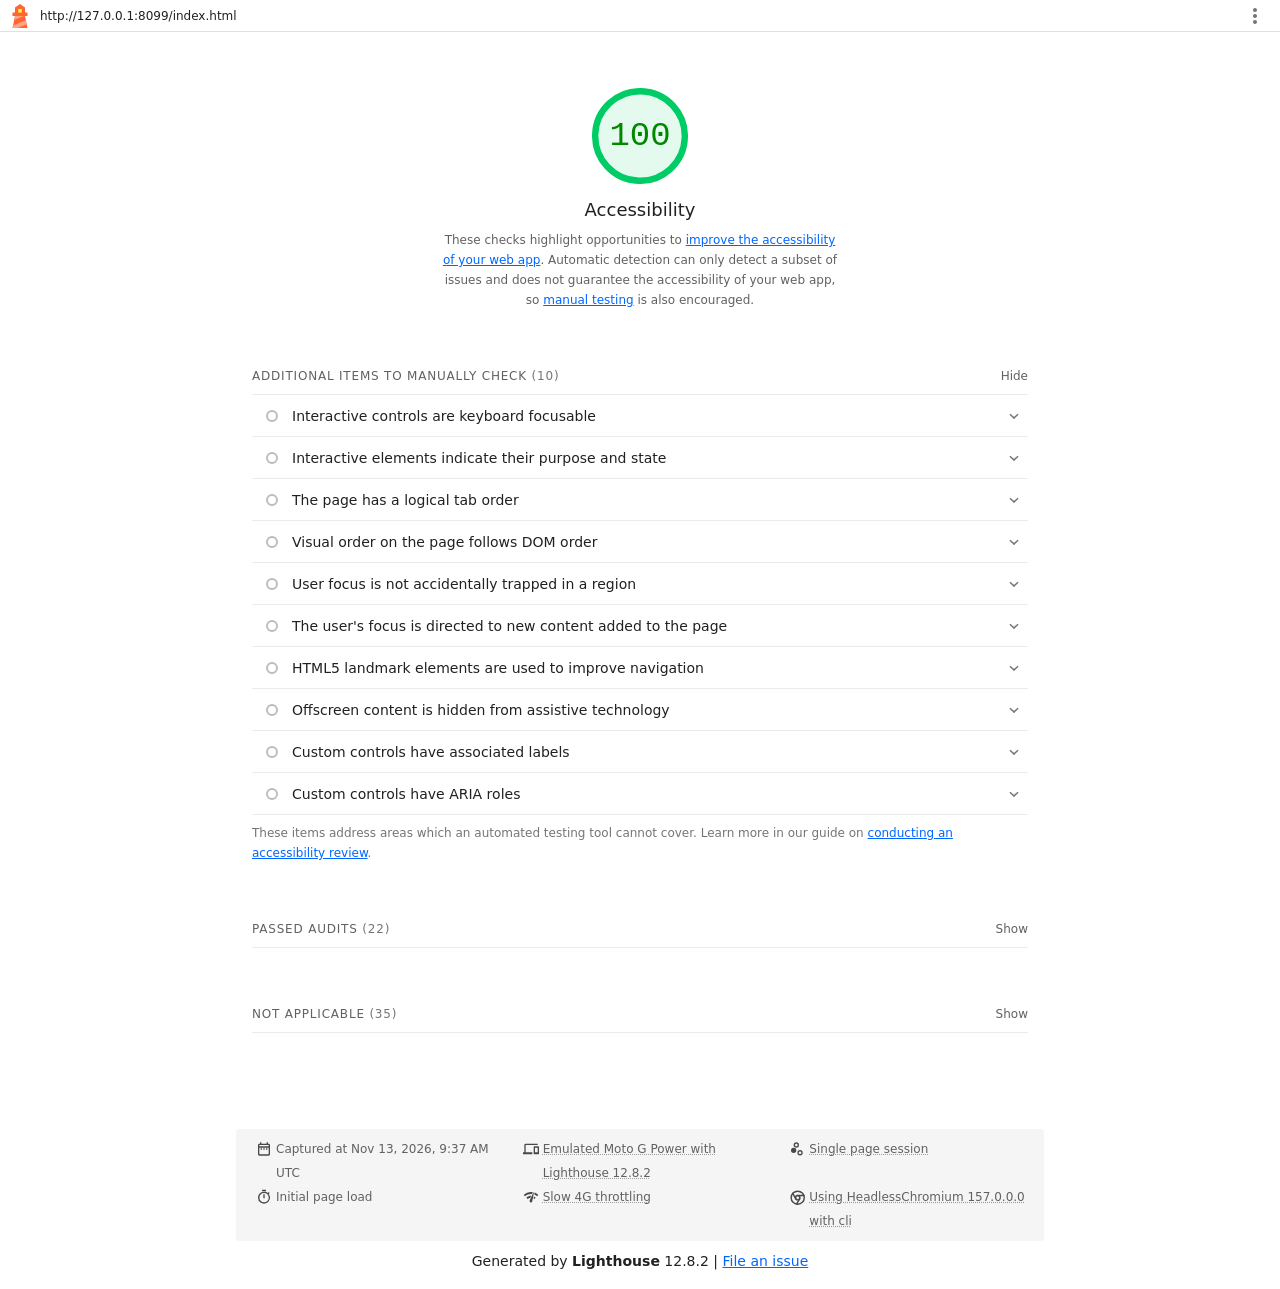
<file: lighthouse/index-accessibility-report.html>
<!--
@license
Copyright 2018 Google LLC
SPDX-License-Identifier: Apache-2.0
-->
<!doctype html>
<html lang="en">
<head>
  <meta charset="utf-8">
  <meta name="viewport" content="width=device-width, initial-scale=1, minimum-scale=1">
  <link rel="icon" href='data:image/svg+xml;utf8,<svg fill="none" xmlns="http://www.w3.org/2000/svg" viewBox="0 0 48 48"><path d="m14 7 10-7 10 7v10h5v7h-5l5 24H9l5-24H9v-7h5V7Z" fill="%23F63"/><path d="M31.561 24H14l-1.689 8.105L31.561 24ZM18.983 48H9l1.022-4.907L35.723 32.27l1.663 7.98L18.983 48Z" fill="%23FFA385"/><path fill="%23FF3" d="M20.5 10h7v7h-7z"/></svg>'>
  <title>Lighthouse Report</title>
  <style>body {margin: 0}</style>
</head>
<body>
  <noscript>Lighthouse report requires JavaScript. Please enable.</noscript>

  <div id="lh-log"></div>

  <script>window.__LIGHTHOUSE_JSON__ = {"lighthouseVersion":"12.8.2","requestedUrl":"http://127.0.0.1:8099/index.html","mainDocumentUrl":"http://127.0.0.1:8099/index.html","finalDisplayedUrl":"http://127.0.0.1:8099/index.html","finalUrl":"http://127.0.0.1:8099/index.html","fetchTime":"2026-11-13T09:37:44.892Z","gatherMode":"navigation","runWarnings":[],"userAgent":"Mozilla/5.0 (Windows NT 10.0; Win64; x64) AppleWebKit/537.36 (KHTML, like Gecko) HeadlessChrome/157.0.0.0 Safari/537.36","environment":{"networkUserAgent":"Mozilla/5.0 (Linux; Android 11; moto g power (2022)) AppleWebKit/537.36 (KHTML, like Gecko) Chrome/136.0.0.0 Mobile Safari/537.36","hostUserAgent":"Mozilla/5.0 (Windows NT 10.0; Win64; x64) AppleWebKit/537.36 (KHTML, like Gecko) HeadlessChrome/157.0.0.0 Safari/537.36","benchmarkIndex":3103,"credits":{"axe-core":"4.14.0"}},"audits":{"accesskeys":{"id":"accesskeys","title":"`[accesskey]` values are unique","description":"Access keys let users quickly focus a part of the page. For proper navigation, each access key must be unique. [Learn more about access keys](https://dequeuniversity.com/rules/axe/4.10/accesskeys).","score":null,"scoreDisplayMode":"notApplicable"},"aria-allowed-attr":{"id":"aria-allowed-attr","title":"`[aria-*]` attributes match their roles","description":"Each ARIA `role` supports a specific subset of `aria-*` attributes. Mismatching these invalidates the `aria-*` attributes. [Learn how to match ARIA attributes to their roles](https://dequeuniversity.com/rules/axe/4.10/aria-allowed-attr).","score":1,"scoreDisplayMode":"binary","details":{"type":"table","headings":[{"key":"node","valueType":"node","subItemsHeading":{"key":"relatedNode","valueType":"node"},"label":"Failing Elements"}],"items":[]}},"aria-allowed-role":{"id":"aria-allowed-role","title":"Uses ARIA roles only on compatible elements","description":"Many HTML elements can only be assigned certain ARIA roles. Using ARIA roles where they are not allowed can interfere with the accessibility of the web page. [Learn more about ARIA roles](https://dequeuniversity.com/rules/axe/4.10/aria-allowed-role).","score":1,"scoreDisplayMode":"binary","details":{"type":"table","headings":[{"key":"node","valueType":"node","subItemsHeading":{"key":"relatedNode","valueType":"node"},"label":"Failing Elements"}],"items":[]}},"aria-command-name":{"id":"aria-command-name","title":"`button`, `link`, and `menuitem` elements have accessible names","description":"When an element doesn't have an accessible name, screen readers announce it with a generic name, making it unusable for users who rely on screen readers. [Learn how to make command elements more accessible](https://dequeuniversity.com/rules/axe/4.10/aria-command-name).","score":null,"scoreDisplayMode":"notApplicable"},"aria-conditional-attr":{"id":"aria-conditional-attr","title":"ARIA attributes are used as specified for the element's role","description":"Some ARIA attributes are only allowed on an element under certain conditions. [Learn more about conditional ARIA attributes](https://dequeuniversity.com/rules/axe/4.10/aria-conditional-attr).","score":1,"scoreDisplayMode":"binary","details":{"type":"table","headings":[{"key":"node","valueType":"node","subItemsHeading":{"key":"relatedNode","valueType":"node"},"label":"Failing Elements"}],"items":[]}},"aria-deprecated-role":{"id":"aria-deprecated-role","title":"Deprecated ARIA roles were not used","description":"Deprecated ARIA roles may not be processed correctly by assistive technology. [Learn more about deprecated ARIA roles](https://dequeuniversity.com/rules/axe/4.10/aria-deprecated-role).","score":null,"scoreDisplayMode":"notApplicable"},"aria-dialog-name":{"id":"aria-dialog-name","title":"Elements with `role=\"dialog\"` or `role=\"alertdialog\"` have accessible names.","description":"ARIA dialog elements without accessible names may prevent screen readers users from discerning the purpose of these elements. [Learn how to make ARIA dialog elements more accessible](https://dequeuniversity.com/rules/axe/4.10/aria-dialog-name).","score":null,"scoreDisplayMode":"notApplicable"},"aria-hidden-body":{"id":"aria-hidden-body","title":"`[aria-hidden=\"true\"]` is not present on the document `\u003cbody>`","description":"Assistive technologies, like screen readers, work inconsistently when `aria-hidden=\"true\"` is set on the document `\u003cbody>`. [Learn how `aria-hidden` affects the document body](https://dequeuniversity.com/rules/axe/4.10/aria-hidden-body).","score":1,"scoreDisplayMode":"binary","details":{"type":"table","headings":[{"key":"node","valueType":"node","subItemsHeading":{"key":"relatedNode","valueType":"node"},"label":"Failing Elements"}],"items":[]}},"aria-hidden-focus":{"id":"aria-hidden-focus","title":"`[aria-hidden=\"true\"]` elements do not contain focusable descendents","description":"Focusable descendents within an `[aria-hidden=\"true\"]` element prevent those interactive elements from being available to users of assistive technologies like screen readers. [Learn how `aria-hidden` affects focusable elements](https://dequeuniversity.com/rules/axe/4.10/aria-hidden-focus).","score":null,"scoreDisplayMode":"notApplicable"},"aria-input-field-name":{"id":"aria-input-field-name","title":"ARIA input fields have accessible names","description":"When an input field doesn't have an accessible name, screen readers announce it with a generic name, making it unusable for users who rely on screen readers. [Learn more about input field labels](https://dequeuniversity.com/rules/axe/4.10/aria-input-field-name).","score":null,"scoreDisplayMode":"notApplicable"},"aria-meter-name":{"id":"aria-meter-name","title":"ARIA `meter` elements have accessible names","description":"When a meter element doesn't have an accessible name, screen readers announce it with a generic name, making it unusable for users who rely on screen readers. [Learn how to name `meter` elements](https://dequeuniversity.com/rules/axe/4.10/aria-meter-name).","score":null,"scoreDisplayMode":"notApplicable"},"aria-progressbar-name":{"id":"aria-progressbar-name","title":"ARIA `progressbar` elements have accessible names","description":"When a `progressbar` element doesn't have an accessible name, screen readers announce it with a generic name, making it unusable for users who rely on screen readers. [Learn how to label `progressbar` elements](https://dequeuniversity.com/rules/axe/4.10/aria-progressbar-name).","score":null,"scoreDisplayMode":"notApplicable"},"aria-prohibited-attr":{"id":"aria-prohibited-attr","title":"Elements use only permitted ARIA attributes","description":"Using ARIA attributes in roles where they are prohibited can mean that important information is not communicated to users of assistive technologies. [Learn more about prohibited ARIA roles](https://dequeuniversity.com/rules/axe/4.10/aria-prohibited-attr).","score":1,"scoreDisplayMode":"binary","details":{"type":"table","headings":[{"key":"node","valueType":"node","subItemsHeading":{"key":"relatedNode","valueType":"node"},"label":"Failing Elements"}],"items":[]}},"aria-required-attr":{"id":"aria-required-attr","title":"`[role]`s have all required `[aria-*]` attributes","description":"Some ARIA roles have required attributes that describe the state of the element to screen readers. [Learn more about roles and required attributes](https://dequeuniversity.com/rules/axe/4.10/aria-required-attr).","score":null,"scoreDisplayMode":"notApplicable"},"aria-required-children":{"id":"aria-required-children","title":"Elements with an ARIA `[role]` that require children to contain a specific `[role]` have all required children.","description":"Some ARIA parent roles must contain specific child roles to perform their intended accessibility functions. [Learn more about roles and required children elements](https://dequeuniversity.com/rules/axe/4.10/aria-required-children).","score":null,"scoreDisplayMode":"notApplicable"},"aria-required-parent":{"id":"aria-required-parent","title":"`[role]`s are contained by their required parent element","description":"Some ARIA child roles must be contained by specific parent roles to properly perform their intended accessibility functions. [Learn more about ARIA roles and required parent element](https://dequeuniversity.com/rules/axe/4.10/aria-required-parent).","score":null,"scoreDisplayMode":"notApplicable"},"aria-roles":{"id":"aria-roles","title":"`[role]` values are valid","description":"ARIA roles must have valid values in order to perform their intended accessibility functions. [Learn more about valid ARIA roles](https://dequeuniversity.com/rules/axe/4.10/aria-roles).","score":null,"scoreDisplayMode":"notApplicable"},"aria-text":{"id":"aria-text","title":"Elements with the `role=text` attribute do not have focusable descendents.","description":"Adding `role=text` around a text node split by markup enables VoiceOver to treat it as one phrase, but the element's focusable descendents will not be announced. [Learn more about the `role=text` attribute](https://dequeuniversity.com/rules/axe/4.10/aria-text).","score":null,"scoreDisplayMode":"notApplicable"},"aria-toggle-field-name":{"id":"aria-toggle-field-name","title":"ARIA toggle fields have accessible names","description":"When a toggle field doesn't have an accessible name, screen readers announce it with a generic name, making it unusable for users who rely on screen readers. [Learn more about toggle fields](https://dequeuniversity.com/rules/axe/4.10/aria-toggle-field-name).","score":null,"scoreDisplayMode":"notApplicable"},"aria-tooltip-name":{"id":"aria-tooltip-name","title":"ARIA `tooltip` elements have accessible names","description":"When a tooltip element doesn't have an accessible name, screen readers announce it with a generic name, making it unusable for users who rely on screen readers. [Learn how to name `tooltip` elements](https://dequeuniversity.com/rules/axe/4.10/aria-tooltip-name).","score":null,"scoreDisplayMode":"notApplicable"},"aria-treeitem-name":{"id":"aria-treeitem-name","title":"ARIA `treeitem` elements have accessible names","description":"When a `treeitem` element doesn't have an accessible name, screen readers announce it with a generic name, making it unusable for users who rely on screen readers. [Learn more about labeling `treeitem` elements](https://dequeuniversity.com/rules/axe/4.10/aria-treeitem-name).","score":null,"scoreDisplayMode":"notApplicable"},"aria-valid-attr-value":{"id":"aria-valid-attr-value","title":"`[aria-*]` attributes have valid values","description":"Assistive technologies, like screen readers, can't interpret ARIA attributes with invalid values. [Learn more about valid values for ARIA attributes](https://dequeuniversity.com/rules/axe/4.10/aria-valid-attr-value).","score":1,"scoreDisplayMode":"binary","details":{"type":"table","headings":[{"key":"node","valueType":"node","subItemsHeading":{"key":"relatedNode","valueType":"node"},"label":"Failing Elements"}],"items":[]}},"aria-valid-attr":{"id":"aria-valid-attr","title":"`[aria-*]` attributes are valid and not misspelled","description":"Assistive technologies, like screen readers, can't interpret ARIA attributes with invalid names. [Learn more about valid ARIA attributes](https://dequeuniversity.com/rules/axe/4.10/aria-valid-attr).","score":1,"scoreDisplayMode":"binary","details":{"type":"table","headings":[{"key":"node","valueType":"node","subItemsHeading":{"key":"relatedNode","valueType":"node"},"label":"Failing Elements"}],"items":[]}},"button-name":{"id":"button-name","title":"Buttons have an accessible name","description":"When a button doesn't have an accessible name, screen readers announce it as \"button\", making it unusable for users who rely on screen readers. [Learn how to make buttons more accessible](https://dequeuniversity.com/rules/axe/4.10/button-name).","score":1,"scoreDisplayMode":"binary","details":{"type":"table","headings":[{"key":"node","valueType":"node","subItemsHeading":{"key":"relatedNode","valueType":"node"},"label":"Failing Elements"}],"items":[]}},"bypass":{"id":"bypass","title":"The page contains a heading, skip link, or landmark region","description":"Adding ways to bypass repetitive content lets keyboard users navigate the page more efficiently. [Learn more about bypass blocks](https://dequeuniversity.com/rules/axe/4.10/bypass).","score":null,"scoreDisplayMode":"notApplicable"},"color-contrast":{"id":"color-contrast","title":"Background and foreground colors have a sufficient contrast ratio","description":"Low-contrast text is difficult or impossible for many users to read. [Learn how to provide sufficient color contrast](https://dequeuniversity.com/rules/axe/4.10/color-contrast).","score":1,"scoreDisplayMode":"binary","details":{"type":"table","headings":[{"key":"node","valueType":"node","subItemsHeading":{"key":"relatedNode","valueType":"node"},"label":"Failing Elements"}],"items":[]}},"definition-list":{"id":"definition-list","title":"`\u003cdl>`'s contain only properly-ordered `\u003cdt>` and `\u003cdd>` groups, `\u003cscript>`, `\u003ctemplate>` or `\u003cdiv>` elements.","description":"When definition lists are not properly marked up, screen readers may produce confusing or inaccurate output. [Learn how to structure definition lists correctly](https://dequeuniversity.com/rules/axe/4.10/definition-list).","score":null,"scoreDisplayMode":"notApplicable"},"dlitem":{"id":"dlitem","title":"Definition list items are wrapped in `\u003cdl>` elements","description":"Definition list items (`\u003cdt>` and `\u003cdd>`) must be wrapped in a parent `\u003cdl>` element to ensure that screen readers can properly announce them. [Learn how to structure definition lists correctly](https://dequeuniversity.com/rules/axe/4.10/dlitem).","score":null,"scoreDisplayMode":"notApplicable"},"document-title":{"id":"document-title","title":"Document has a `\u003ctitle>` element","description":"The title gives screen reader users an overview of the page, and search engine users rely on it heavily to determine if a page is relevant to their search. [Learn more about document titles](https://dequeuniversity.com/rules/axe/4.10/document-title).","score":1,"scoreDisplayMode":"binary","details":{"type":"table","headings":[{"key":"node","valueType":"node","subItemsHeading":{"key":"relatedNode","valueType":"node"},"label":"Failing Elements"}],"items":[]}},"duplicate-id-aria":{"id":"duplicate-id-aria","title":"ARIA IDs are unique","description":"The value of an ARIA ID must be unique to prevent other instances from being overlooked by assistive technologies. [Learn how to fix duplicate ARIA IDs](https://dequeuniversity.com/rules/axe/4.10/duplicate-id-aria).","score":null,"scoreDisplayMode":"notApplicable"},"empty-heading":{"id":"empty-heading","title":"All heading elements contain content.","description":"A heading with no content or inaccessible text prevent screen reader users from accessing information on the page's structure. [Learn more about headings](https://dequeuniversity.com/rules/axe/4.10/empty-heading).","score":null,"scoreDisplayMode":"notApplicable"},"form-field-multiple-labels":{"id":"form-field-multiple-labels","title":"No form fields have multiple labels","description":"Form fields with multiple labels can be confusingly announced by assistive technologies like screen readers which use either the first, the last, or all of the labels. [Learn how to use form labels](https://dequeuniversity.com/rules/axe/4.10/form-field-multiple-labels).","score":null,"scoreDisplayMode":"notApplicable"},"frame-title":{"id":"frame-title","title":"`\u003cframe>` or `\u003ciframe>` elements have a title","description":"Screen reader users rely on frame titles to describe the contents of frames. [Learn more about frame titles](https://dequeuniversity.com/rules/axe/4.10/frame-title).","score":null,"scoreDisplayMode":"notApplicable"},"heading-order":{"id":"heading-order","title":"Heading elements appear in a sequentially-descending order","description":"Properly ordered headings that do not skip levels convey the semantic structure of the page, making it easier to navigate and understand when using assistive technologies. [Learn more about heading order](https://dequeuniversity.com/rules/axe/4.10/heading-order).","score":1,"scoreDisplayMode":"binary","details":{"type":"table","headings":[{"key":"node","valueType":"node","subItemsHeading":{"key":"relatedNode","valueType":"node"},"label":"Failing Elements"}],"items":[]}},"html-has-lang":{"id":"html-has-lang","title":"`\u003chtml>` element has a `[lang]` attribute","description":"If a page doesn't specify a `lang` attribute, a screen reader assumes that the page is in the default language that the user chose when setting up the screen reader. If the page isn't actually in the default language, then the screen reader might not announce the page's text correctly. [Learn more about the `lang` attribute](https://dequeuniversity.com/rules/axe/4.10/html-has-lang).","score":1,"scoreDisplayMode":"binary","details":{"type":"table","headings":[{"key":"node","valueType":"node","subItemsHeading":{"key":"relatedNode","valueType":"node"},"label":"Failing Elements"}],"items":[]}},"html-lang-valid":{"id":"html-lang-valid","title":"`\u003chtml>` element has a valid value for its `[lang]` attribute","description":"Specifying a valid [BCP 47 language](https://www.w3.org/International/questions/qa-choosing-language-tags#question) helps screen readers announce text properly. [Learn how to use the `lang` attribute](https://dequeuniversity.com/rules/axe/4.10/html-lang-valid).","score":1,"scoreDisplayMode":"binary","details":{"type":"table","headings":[{"key":"node","valueType":"node","subItemsHeading":{"key":"relatedNode","valueType":"node"},"label":"Failing Elements"}],"items":[]}},"html-xml-lang-mismatch":{"id":"html-xml-lang-mismatch","title":"`\u003chtml>` element has an `[xml:lang]` attribute with the same base language as the `[lang]` attribute.","description":"If the webpage does not specify a consistent language, then the screen reader might not announce the page's text correctly. [Learn more about the `lang` attribute](https://dequeuniversity.com/rules/axe/4.10/html-xml-lang-mismatch).","score":null,"scoreDisplayMode":"notApplicable"},"identical-links-same-purpose":{"id":"identical-links-same-purpose","title":"Identical links have the same purpose.","description":"Links with the same destination should have the same description, to help users understand the link's purpose and decide whether to follow it. [Learn more about identical links](https://dequeuniversity.com/rules/axe/4.10/identical-links-same-purpose).","score":null,"scoreDisplayMode":"notApplicable"},"image-alt":{"id":"image-alt","title":"Image elements have `[alt]` attributes","description":"Informative elements should aim for short, descriptive alternate text. Decorative elements can be ignored with an empty alt attribute. [Learn more about the `alt` attribute](https://dequeuniversity.com/rules/axe/4.10/image-alt).","score":1,"scoreDisplayMode":"binary","details":{"type":"table","headings":[{"key":"node","valueType":"node","subItemsHeading":{"key":"relatedNode","valueType":"node"},"label":"Failing Elements"}],"items":[]}},"image-redundant-alt":{"id":"image-redundant-alt","title":"Image elements do not have `[alt]` attributes that are redundant text.","description":"Informative elements should aim for short, descriptive alternative text. Alternative text that is exactly the same as the text adjacent to the link or image is potentially confusing for screen reader users, because the text will be read twice. [Learn more about the `alt` attribute](https://dequeuniversity.com/rules/axe/4.10/image-redundant-alt).","score":1,"scoreDisplayMode":"binary","details":{"type":"table","headings":[{"key":"node","valueType":"node","subItemsHeading":{"key":"relatedNode","valueType":"node"},"label":"Failing Elements"}],"items":[]}},"input-button-name":{"id":"input-button-name","title":"Input buttons have discernible text.","description":"Adding discernable and accessible text to input buttons may help screen reader users understand the purpose of the input button. [Learn more about input buttons](https://dequeuniversity.com/rules/axe/4.10/input-button-name).","score":null,"scoreDisplayMode":"notApplicable"},"input-image-alt":{"id":"input-image-alt","title":"`\u003cinput type=\"image\">` elements have `[alt]` text","description":"When an image is being used as an `\u003cinput>` button, providing alternative text can help screen reader users understand the purpose of the button. [Learn about input image alt text](https://dequeuniversity.com/rules/axe/4.10/input-image-alt).","score":null,"scoreDisplayMode":"notApplicable"},"label-content-name-mismatch":{"id":"label-content-name-mismatch","title":"Elements with visible text labels have matching accessible names.","description":"Visible text labels that do not match the accessible name can result in a confusing experience for screen reader users. [Learn more about accessible names](https://dequeuniversity.com/rules/axe/4.10/label-content-name-mismatch).","score":null,"scoreDisplayMode":"notApplicable"},"label":{"id":"label","title":"Form elements have associated labels","description":"Labels ensure that form controls are announced properly by assistive technologies, like screen readers. [Learn more about form element labels](https://dequeuniversity.com/rules/axe/4.10/label).","score":null,"scoreDisplayMode":"notApplicable"},"landmark-one-main":{"id":"landmark-one-main","title":"Document has a main landmark.","description":"One main landmark helps screen reader users navigate a web page. [Learn more about landmarks](https://dequeuniversity.com/rules/axe/4.10/landmark-one-main).","score":null,"scoreDisplayMode":"notApplicable"},"link-name":{"id":"link-name","title":"Links have a discernible name","description":"Link text (and alternate text for images, when used as links) that is discernible, unique, and focusable improves the navigation experience for screen reader users. [Learn how to make links accessible](https://dequeuniversity.com/rules/axe/4.10/link-name).","score":1,"scoreDisplayMode":"binary","details":{"type":"table","headings":[{"key":"node","valueType":"node","subItemsHeading":{"key":"relatedNode","valueType":"node"},"label":"Failing Elements"}],"items":[]}},"link-in-text-block":{"id":"link-in-text-block","title":"Links are distinguishable without relying on color.","description":"Low-contrast text is difficult or impossible for many users to read. Link text that is discernible improves the experience for users with low vision. [Learn how to make links distinguishable](https://dequeuniversity.com/rules/axe/4.10/link-in-text-block).","score":null,"scoreDisplayMode":"notApplicable"},"list":{"id":"list","title":"Lists contain only `\u003cli>` elements and script supporting elements (`\u003cscript>` and `\u003ctemplate>`).","description":"Screen readers have a specific way of announcing lists. Ensuring proper list structure aids screen reader output. [Learn more about proper list structure](https://dequeuniversity.com/rules/axe/4.10/list).","score":1,"scoreDisplayMode":"binary","details":{"type":"table","headings":[{"key":"node","valueType":"node","subItemsHeading":{"key":"relatedNode","valueType":"node"},"label":"Failing Elements"}],"items":[]}},"listitem":{"id":"listitem","title":"List items (`\u003cli>`) are contained within `\u003cul>`, `\u003col>` or `\u003cmenu>` parent elements","description":"Screen readers require list items (`\u003cli>`) to be contained within a parent `\u003cul>`, `\u003col>` or `\u003cmenu>` to be announced properly. [Learn more about proper list structure](https://dequeuniversity.com/rules/axe/4.10/listitem).","score":1,"scoreDisplayMode":"binary","details":{"type":"table","headings":[{"key":"node","valueType":"node","subItemsHeading":{"key":"relatedNode","valueType":"node"},"label":"Failing Elements"}],"items":[]}},"meta-refresh":{"id":"meta-refresh","title":"The document does not use `\u003cmeta http-equiv=\"refresh\">`","description":"Users do not expect a page to refresh automatically, and doing so will move focus back to the top of the page. This may create a frustrating or confusing experience. [Learn more about the refresh meta tag](https://dequeuniversity.com/rules/axe/4.10/meta-refresh).","score":null,"scoreDisplayMode":"notApplicable"},"meta-viewport":{"id":"meta-viewport","title":"`[user-scalable=\"no\"]` is not used in the `\u003cmeta name=\"viewport\">` element and the `[maximum-scale]` attribute is not less than 5.","description":"Disabling zooming is problematic for users with low vision who rely on screen magnification to properly see the contents of a web page. [Learn more about the viewport meta tag](https://dequeuniversity.com/rules/axe/4.10/meta-viewport).","score":1,"scoreDisplayMode":"binary","details":{"type":"table","headings":[{"key":"node","valueType":"node","subItemsHeading":{"key":"relatedNode","valueType":"node"},"label":"Failing Elements"}],"items":[]}},"object-alt":{"id":"object-alt","title":"`\u003cobject>` elements have alternate text","description":"Screen readers cannot translate non-text content. Adding alternate text to `\u003cobject>` elements helps screen readers convey meaning to users. [Learn more about alt text for `object` elements](https://dequeuniversity.com/rules/axe/4.10/object-alt).","score":null,"scoreDisplayMode":"notApplicable"},"select-name":{"id":"select-name","title":"Select elements have associated label elements.","description":"Form elements without effective labels can create frustrating experiences for screen reader users. [Learn more about the `select` element](https://dequeuniversity.com/rules/axe/4.10/select-name).","score":null,"scoreDisplayMode":"notApplicable"},"skip-link":{"id":"skip-link","title":"Skip links are focusable.","description":"Including a skip link can help users skip to the main content to save time. [Learn more about skip links](https://dequeuniversity.com/rules/axe/4.10/skip-link).","score":1,"scoreDisplayMode":"binary","details":{"type":"table","headings":[{"key":"node","valueType":"node","subItemsHeading":{"key":"relatedNode","valueType":"node"},"label":"Failing Elements"}],"items":[]}},"tabindex":{"id":"tabindex","title":"No element has a `[tabindex]` value greater than 0","description":"A value greater than 0 implies an explicit navigation ordering. Although technically valid, this often creates frustrating experiences for users who rely on assistive technologies. [Learn more about the `tabindex` attribute](https://dequeuniversity.com/rules/axe/4.10/tabindex).","score":1,"scoreDisplayMode":"binary","details":{"type":"table","headings":[{"key":"node","valueType":"node","subItemsHeading":{"key":"relatedNode","valueType":"node"},"label":"Failing Elements"}],"items":[]}},"table-duplicate-name":{"id":"table-duplicate-name","title":"Tables have different content in the summary attribute and `\u003ccaption>`.","description":"The summary attribute should describe the table structure, while `\u003ccaption>` should have the onscreen title. Accurate table mark-up helps users of screen readers. [Learn more about summary and caption](https://dequeuniversity.com/rules/axe/4.10/table-duplicate-name).","score":null,"scoreDisplayMode":"notApplicable"},"table-fake-caption":{"id":"table-fake-caption","title":"Tables use `\u003ccaption>` instead of cells with the `[colspan]` attribute to indicate a caption.","description":"Screen readers have features to make navigating tables easier. Ensuring that tables use the actual caption element instead of cells with the `[colspan]` attribute may improve the experience for screen reader users. [Learn more about captions](https://dequeuniversity.com/rules/axe/4.10/table-fake-caption).","score":null,"scoreDisplayMode":"notApplicable"},"target-size":{"id":"target-size","title":"Touch targets have sufficient size and spacing.","description":"Touch targets with sufficient size and spacing help users who may have difficulty targeting small controls to activate the targets. [Learn more about touch targets](https://dequeuniversity.com/rules/axe/4.10/target-size).","score":1,"scoreDisplayMode":"binary","details":{"type":"table","headings":[{"key":"node","valueType":"node","subItemsHeading":{"key":"relatedNode","valueType":"node"},"label":"Failing Elements"}],"items":[]}},"td-has-header":{"id":"td-has-header","title":"`\u003ctd>` elements in a large `\u003ctable>` have one or more table headers.","description":"Screen readers have features to make navigating tables easier. Ensuring that `\u003ctd>` elements in a large table (3 or more cells in width and height) have an associated table header may improve the experience for screen reader users. [Learn more about table headers](https://dequeuniversity.com/rules/axe/4.10/td-has-header).","score":null,"scoreDisplayMode":"notApplicable"},"td-headers-attr":{"id":"td-headers-attr","title":"Cells in a `\u003ctable>` element that use the `[headers]` attribute refer to table cells within the same table.","description":"Screen readers have features to make navigating tables easier. Ensuring `\u003ctd>` cells using the `[headers]` attribute only refer to other cells in the same table may improve the experience for screen reader users. [Learn more about the `headers` attribute](https://dequeuniversity.com/rules/axe/4.10/td-headers-attr).","score":null,"scoreDisplayMode":"notApplicable"},"th-has-data-cells":{"id":"th-has-data-cells","title":"`\u003cth>` elements and elements with `[role=\"columnheader\"/\"rowheader\"]` have data cells they describe.","description":"Screen readers have features to make navigating tables easier. Ensuring table headers always refer to some set of cells may improve the experience for screen reader users. [Learn more about table headers](https://dequeuniversity.com/rules/axe/4.10/th-has-data-cells).","score":null,"scoreDisplayMode":"notApplicable"},"valid-lang":{"id":"valid-lang","title":"`[lang]` attributes have a valid value","description":"Specifying a valid [BCP 47 language](https://www.w3.org/International/questions/qa-choosing-language-tags#question) on elements helps ensure that text is pronounced correctly by a screen reader. [Learn how to use the `lang` attribute](https://dequeuniversity.com/rules/axe/4.10/valid-lang).","score":null,"scoreDisplayMode":"notApplicable"},"video-caption":{"id":"video-caption","title":"`\u003cvideo>` elements contain a `\u003ctrack>` element with `[kind=\"captions\"]`","description":"When a video provides a caption it is easier for deaf and hearing impaired users to access its information. [Learn more about video captions](https://dequeuniversity.com/rules/axe/4.10/video-caption).","score":null,"scoreDisplayMode":"notApplicable"},"custom-controls-labels":{"id":"custom-controls-labels","title":"Custom controls have associated labels","description":"Custom interactive controls have associated labels, provided by aria-label or aria-labelledby. [Learn more about custom controls and labels](https://developer.chrome.com/docs/lighthouse/accessibility/custom-controls-labels/).","score":null,"scoreDisplayMode":"manual"},"custom-controls-roles":{"id":"custom-controls-roles","title":"Custom controls have ARIA roles","description":"Custom interactive controls have appropriate ARIA roles. [Learn how to add roles to custom controls](https://developer.chrome.com/docs/lighthouse/accessibility/custom-control-roles/).","score":null,"scoreDisplayMode":"manual"},"focus-traps":{"id":"focus-traps","title":"User focus is not accidentally trapped in a region","description":"A user can tab into and out of any control or region without accidentally trapping their focus. [Learn how to avoid focus traps](https://developer.chrome.com/docs/lighthouse/accessibility/focus-traps/).","score":null,"scoreDisplayMode":"manual"},"focusable-controls":{"id":"focusable-controls","title":"Interactive controls are keyboard focusable","description":"Custom interactive controls are keyboard focusable and display a focus indicator. [Learn how to make custom controls focusable](https://developer.chrome.com/docs/lighthouse/accessibility/focusable-controls/).","score":null,"scoreDisplayMode":"manual"},"interactive-element-affordance":{"id":"interactive-element-affordance","title":"Interactive elements indicate their purpose and state","description":"Interactive elements, such as links and buttons, should indicate their state and be distinguishable from non-interactive elements. [Learn how to decorate interactive elements with affordance hints](https://developer.chrome.com/docs/lighthouse/accessibility/interactive-element-affordance/).","score":null,"scoreDisplayMode":"manual"},"logical-tab-order":{"id":"logical-tab-order","title":"The page has a logical tab order","description":"Tabbing through the page follows the visual layout. Users cannot focus elements that are offscreen. [Learn more about logical tab ordering](https://developer.chrome.com/docs/lighthouse/accessibility/logical-tab-order/).","score":null,"scoreDisplayMode":"manual"},"managed-focus":{"id":"managed-focus","title":"The user's focus is directed to new content added to the page","description":"If new content, such as a dialog, is added to the page, the user's focus is directed to it. [Learn how to direct focus to new content](https://developer.chrome.com/docs/lighthouse/accessibility/managed-focus/).","score":null,"scoreDisplayMode":"manual"},"offscreen-content-hidden":{"id":"offscreen-content-hidden","title":"Offscreen content is hidden from assistive technology","description":"Offscreen content is hidden with display: none or aria-hidden=true. [Learn how to properly hide offscreen content](https://developer.chrome.com/docs/lighthouse/accessibility/offscreen-content-hidden/).","score":null,"scoreDisplayMode":"manual"},"use-landmarks":{"id":"use-landmarks","title":"HTML5 landmark elements are used to improve navigation","description":"Landmark elements (`\u003cmain>`, `\u003cnav>`, etc.) are used to improve the keyboard navigation of the page for assistive technology. [Learn more about landmark elements](https://developer.chrome.com/docs/lighthouse/accessibility/use-landmarks/).","score":null,"scoreDisplayMode":"manual"},"visual-order-follows-dom":{"id":"visual-order-follows-dom","title":"Visual order on the page follows DOM order","description":"DOM order matches the visual order, improving navigation for assistive technology. [Learn more about DOM and visual ordering](https://developer.chrome.com/docs/lighthouse/accessibility/visual-order-follows-dom/).","score":null,"scoreDisplayMode":"manual"}},"configSettings":{"output":["json","html"],"maxWaitForFcp":30000,"maxWaitForLoad":45000,"pauseAfterFcpMs":1000,"pauseAfterLoadMs":1000,"networkQuietThresholdMs":1000,"cpuQuietThresholdMs":1000,"formFactor":"mobile","throttling":{"rttMs":150,"throughputKbps":1638.4,"requestLatencyMs":562.5,"downloadThroughputKbps":1474.5600000000002,"uploadThroughputKbps":675,"cpuSlowdownMultiplier":4},"throttlingMethod":"simulate","screenEmulation":{"mobile":true,"width":412,"height":823,"deviceScaleFactor":1.75,"disabled":false},"emulatedUserAgent":"Mozilla/5.0 (Linux; Android 11; moto g power (2022)) AppleWebKit/537.36 (KHTML, like Gecko) Chrome/136.0.0.0 Mobile Safari/537.36","auditMode":false,"gatherMode":false,"clearStorageTypes":["file_systems","shader_cache","service_workers","cache_storage"],"disableStorageReset":false,"debugNavigation":false,"channel":"cli","usePassiveGathering":false,"disableFullPageScreenshot":false,"skipAboutBlank":false,"blankPage":"about:blank","ignoreStatusCode":false,"locale":"en-US","blockedUrlPatterns":null,"additionalTraceCategories":null,"extraHeaders":null,"precomputedLanternData":null,"onlyAudits":null,"onlyCategories":["accessibility"],"skipAudits":null},"categories":{"accessibility":{"title":"Accessibility","description":"These checks highlight opportunities to [improve the accessibility of your web app](https://developer.chrome.com/docs/lighthouse/accessibility/). Automatic detection can only detect a subset of issues and does not guarantee the accessibility of your web app, so [manual testing](https://web.dev/articles/how-to-review) is also encouraged.","manualDescription":"These items address areas which an automated testing tool cannot cover. Learn more in our guide on [conducting an accessibility review](https://web.dev/articles/how-to-review).","supportedModes":["navigation","snapshot"],"auditRefs":[{"id":"accesskeys","weight":0,"group":"a11y-navigation"},{"id":"aria-allowed-attr","weight":10,"group":"a11y-aria"},{"id":"aria-allowed-role","weight":1,"group":"a11y-aria"},{"id":"aria-command-name","weight":0,"group":"a11y-aria"},{"id":"aria-conditional-attr","weight":7,"group":"a11y-aria"},{"id":"aria-deprecated-role","weight":0,"group":"a11y-aria"},{"id":"aria-dialog-name","weight":0,"group":"a11y-aria"},{"id":"aria-hidden-body","weight":10,"group":"a11y-aria"},{"id":"aria-hidden-focus","weight":0,"group":"a11y-aria"},{"id":"aria-input-field-name","weight":0,"group":"a11y-aria"},{"id":"aria-meter-name","weight":0,"group":"a11y-aria"},{"id":"aria-progressbar-name","weight":0,"group":"a11y-aria"},{"id":"aria-prohibited-attr","weight":7,"group":"a11y-aria"},{"id":"aria-required-attr","weight":0,"group":"a11y-aria"},{"id":"aria-required-children","weight":0,"group":"a11y-aria"},{"id":"aria-required-parent","weight":0,"group":"a11y-aria"},{"id":"aria-roles","weight":0,"group":"a11y-aria"},{"id":"aria-text","weight":0,"group":"a11y-aria"},{"id":"aria-toggle-field-name","weight":0,"group":"a11y-aria"},{"id":"aria-tooltip-name","weight":0,"group":"a11y-aria"},{"id":"aria-treeitem-name","weight":0,"group":"a11y-aria"},{"id":"aria-valid-attr-value","weight":10,"group":"a11y-aria"},{"id":"aria-valid-attr","weight":10,"group":"a11y-aria"},{"id":"button-name","weight":10,"group":"a11y-names-labels"},{"id":"bypass","weight":0,"group":"a11y-navigation"},{"id":"color-contrast","weight":7,"group":"a11y-color-contrast"},{"id":"definition-list","weight":0,"group":"a11y-tables-lists"},{"id":"dlitem","weight":0,"group":"a11y-tables-lists"},{"id":"document-title","weight":7,"group":"a11y-names-labels"},{"id":"duplicate-id-aria","weight":0,"group":"a11y-aria"},{"id":"form-field-multiple-labels","weight":0,"group":"a11y-names-labels"},{"id":"frame-title","weight":0,"group":"a11y-names-labels"},{"id":"heading-order","weight":3,"group":"a11y-navigation"},{"id":"html-has-lang","weight":7,"group":"a11y-language"},{"id":"html-lang-valid","weight":7,"group":"a11y-language"},{"id":"html-xml-lang-mismatch","weight":0,"group":"a11y-language"},{"id":"image-alt","weight":10,"group":"a11y-names-labels"},{"id":"image-redundant-alt","weight":1,"group":"a11y-names-labels"},{"id":"input-button-name","weight":0,"group":"a11y-names-labels"},{"id":"input-image-alt","weight":0,"group":"a11y-names-labels"},{"id":"label","weight":0,"group":"a11y-names-labels"},{"id":"link-in-text-block","weight":0,"group":"a11y-color-contrast"},{"id":"link-name","weight":7,"group":"a11y-names-labels"},{"id":"list","weight":7,"group":"a11y-tables-lists"},{"id":"listitem","weight":7,"group":"a11y-tables-lists"},{"id":"meta-refresh","weight":0,"group":"a11y-best-practices"},{"id":"meta-viewport","weight":10,"group":"a11y-best-practices"},{"id":"object-alt","weight":0,"group":"a11y-names-labels"},{"id":"select-name","weight":0,"group":"a11y-names-labels"},{"id":"skip-link","weight":3,"group":"a11y-names-labels"},{"id":"tabindex","weight":7,"group":"a11y-navigation"},{"id":"table-duplicate-name","weight":0,"group":"a11y-tables-lists"},{"id":"target-size","weight":7,"group":"a11y-best-practices"},{"id":"td-headers-attr","weight":0,"group":"a11y-tables-lists"},{"id":"th-has-data-cells","weight":0,"group":"a11y-tables-lists"},{"id":"valid-lang","weight":0,"group":"a11y-language"},{"id":"video-caption","weight":0,"group":"a11y-audio-video"},{"id":"focusable-controls","weight":0},{"id":"interactive-element-affordance","weight":0},{"id":"logical-tab-order","weight":0},{"id":"visual-order-follows-dom","weight":0},{"id":"focus-traps","weight":0},{"id":"managed-focus","weight":0},{"id":"use-landmarks","weight":0},{"id":"offscreen-content-hidden","weight":0},{"id":"custom-controls-labels","weight":0},{"id":"custom-controls-roles","weight":0},{"id":"empty-heading","weight":0,"group":"hidden"},{"id":"identical-links-same-purpose","weight":0,"group":"hidden"},{"id":"landmark-one-main","weight":0,"group":"hidden"},{"id":"label-content-name-mismatch","weight":0,"group":"hidden"},{"id":"table-fake-caption","weight":0,"group":"hidden"},{"id":"td-has-header","weight":0,"group":"hidden"}],"id":"accessibility","score":1}},"categoryGroups":{"metrics":{"title":"Metrics"},"insights":{"title":"Insights","description":"These insights are also available in the Chrome DevTools Performance Panel - [record a trace](https://developer.chrome.com/docs/devtools/performance/reference) to view more detailed information."},"diagnostics":{"title":"Diagnostics","description":"More information about the performance of your application. These numbers don't [directly affect](https://developer.chrome.com/docs/lighthouse/performance/performance-scoring/) the Performance score."},"a11y-best-practices":{"title":"Best practices","description":"These items highlight common accessibility best practices."},"a11y-color-contrast":{"title":"Contrast","description":"These are opportunities to improve the legibility of your content."},"a11y-names-labels":{"title":"Names and labels","description":"These are opportunities to improve the semantics of the controls in your application. This may enhance the experience for users of assistive technology, like a screen reader."},"a11y-navigation":{"title":"Navigation","description":"These are opportunities to improve keyboard navigation in your application."},"a11y-aria":{"title":"ARIA","description":"These are opportunities to improve the usage of ARIA in your application which may enhance the experience for users of assistive technology, like a screen reader."},"a11y-language":{"title":"Internationalization and localization","description":"These are opportunities to improve the interpretation of your content by users in different locales."},"a11y-audio-video":{"title":"Audio and video","description":"These are opportunities to provide alternative content for audio and video. This may improve the experience for users with hearing or vision impairments."},"a11y-tables-lists":{"title":"Tables and lists","description":"These are opportunities to improve the experience of reading tabular or list data using assistive technology, like a screen reader."},"seo-mobile":{"title":"Mobile Friendly","description":"Make sure your pages are mobile friendly so users don’t have to pinch or zoom in order to read the content pages. [Learn how to make pages mobile-friendly](https://developers.google.com/search/mobile-sites/)."},"seo-content":{"title":"Content Best Practices","description":"Format your HTML in a way that enables crawlers to better understand your app’s content."},"seo-crawl":{"title":"Crawling and Indexing","description":"To appear in search results, crawlers need access to your app."},"best-practices-trust-safety":{"title":"Trust and Safety"},"best-practices-ux":{"title":"User Experience"},"best-practices-browser-compat":{"title":"Browser Compatibility"},"best-practices-general":{"title":"General"},"hidden":{"title":""}},"stackPacks":[],"entities":[{"name":"127.0.0.1","origins":["http://127.0.0.1:8099"],"isFirstParty":true,"isUnrecognized":true}],"fullPageScreenshot":{"screenshot":{"data":"[data-uri]","width":412,"height":3611},"nodes":{}},"timing":{"entries":[{"startTime":1344.48,"name":"lh:config","duration":772.31,"entryType":"measure"},{"startTime":1346.63,"name":"lh:config:resolveArtifactsToDefns","duration":214.37,"entryType":"measure"},{"startTime":2116.96,"name":"lh:runner:gather","duration":4945.9,"entryType":"measure"},{"startTime":2201.73,"name":"lh:driver:connect","duration":9.74,"entryType":"measure"},{"startTime":2211.78,"name":"lh:driver:navigate","duration":11.68,"entryType":"measure"},{"startTime":2224,"name":"lh:gather:getBenchmarkIndex","duration":1005.49,"entryType":"measure"},{"startTime":3229.74,"name":"lh:gather:getVersion","duration":0.8,"entryType":"measure"},{"startTime":3230.62,"name":"lh:gather:getDevicePixelRatio","duration":0.9,"entryType":"measure"},{"startTime":3232.37,"name":"lh:prepare:navigationMode","duration":50.65,"entryType":"measure"},{"startTime":3245.14,"name":"lh:storage:clearDataForOrigin","duration":16.69,"entryType":"measure"},{"startTime":3261.96,"name":"lh:storage:clearBrowserCaches","duration":19.14,"entryType":"measure"},{"startTime":3281.95,"name":"lh:gather:prepareThrottlingAndNetwork","duration":1.05,"entryType":"measure"},{"startTime":3286.93,"name":"lh:driver:navigate","duration":2434.89,"entryType":"measure"},{"startTime":5724.08,"name":"lh:computed:NetworkRecords","duration":0.57,"entryType":"measure"},{"startTime":5724.99,"name":"lh:gather:getArtifact:DevtoolsLog","duration":0.02,"entryType":"measure"},{"startTime":5725.01,"name":"lh:gather:getArtifact:Accessibility","duration":186.55,"entryType":"measure"},{"startTime":5911.74,"name":"lh:gather:getArtifact:NetworkUserAgent","duration":0.07,"entryType":"measure"},{"startTime":5911.82,"name":"lh:gather:getArtifact:Stacks","duration":10.98,"entryType":"measure"},{"startTime":5911.89,"name":"lh:gather:collectStacks","duration":10.89,"entryType":"measure"},{"startTime":5922.82,"name":"lh:gather:getArtifact:FullPageScreenshot","duration":1124.28,"entryType":"measure"},{"startTime":7063.05,"name":"lh:runner:audit","duration":157.87,"entryType":"measure"},{"startTime":7063.12,"name":"lh:runner:auditing","duration":157.49,"entryType":"measure"},{"startTime":7063.89,"name":"lh:audit:accesskeys","duration":0.96,"entryType":"measure"},{"startTime":7065.06,"name":"lh:audit:aria-allowed-attr","duration":2.99,"entryType":"measure"},{"startTime":7068.26,"name":"lh:audit:aria-allowed-role","duration":2.54,"entryType":"measure"},{"startTime":7071.01,"name":"lh:audit:aria-command-name","duration":0.82,"entryType":"measure"},{"startTime":7071.98,"name":"lh:audit:aria-conditional-attr","duration":2,"entryType":"measure"},{"startTime":7074.18,"name":"lh:audit:aria-deprecated-role","duration":0.55,"entryType":"measure"},{"startTime":7074.88,"name":"lh:audit:aria-dialog-name","duration":0.61,"entryType":"measure"},{"startTime":7075.65,"name":"lh:audit:aria-hidden-body","duration":2.14,"entryType":"measure"},{"startTime":7077.96,"name":"lh:audit:aria-hidden-focus","duration":0.71,"entryType":"measure"},{"startTime":7078.85,"name":"lh:audit:aria-input-field-name","duration":1.03,"entryType":"measure"},{"startTime":7080.14,"name":"lh:audit:aria-meter-name","duration":0.91,"entryType":"measure"},{"startTime":7081.29,"name":"lh:audit:aria-progressbar-name","duration":0.89,"entryType":"measure"},{"startTime":7082.99,"name":"lh:audit:aria-prohibited-attr","duration":2.32,"entryType":"measure"},{"startTime":7085.45,"name":"lh:audit:aria-required-attr","duration":0.73,"entryType":"measure"},{"startTime":7086.33,"name":"lh:audit:aria-required-children","duration":0.81,"entryType":"measure"},{"startTime":7087.28,"name":"lh:audit:aria-required-parent","duration":0.81,"entryType":"measure"},{"startTime":7088.22,"name":"lh:audit:aria-roles","duration":0.78,"entryType":"measure"},{"startTime":7089.14,"name":"lh:audit:aria-text","duration":0.98,"entryType":"measure"},{"startTime":7090.26,"name":"lh:audit:aria-toggle-field-name","duration":0.99,"entryType":"measure"},{"startTime":7091.4,"name":"lh:audit:aria-tooltip-name","duration":1.03,"entryType":"measure"},{"startTime":7092.57,"name":"lh:audit:aria-treeitem-name","duration":1.14,"entryType":"measure"},{"startTime":7093.85,"name":"lh:audit:aria-valid-attr-value","duration":3.34,"entryType":"measure"},{"startTime":7097.49,"name":"lh:audit:aria-valid-attr","duration":4.11,"entryType":"measure"},{"startTime":7101.88,"name":"lh:audit:button-name","duration":4.04,"entryType":"measure"},{"startTime":7106.25,"name":"lh:audit:bypass","duration":3.82,"entryType":"measure"},{"startTime":7110.33,"name":"lh:audit:color-contrast","duration":2.22,"entryType":"measure"},{"startTime":7112.73,"name":"lh:audit:definition-list","duration":1.08,"entryType":"measure"},{"startTime":7113.94,"name":"lh:audit:dlitem","duration":1.07,"entryType":"measure"},{"startTime":7115.14,"name":"lh:audit:document-title","duration":1.8,"entryType":"measure"},{"startTime":7117.06,"name":"lh:audit:duplicate-id-aria","duration":1.69,"entryType":"measure"},{"startTime":7118.87,"name":"lh:audit:empty-heading","duration":13.1,"entryType":"measure"},{"startTime":7132.15,"name":"lh:audit:form-field-multiple-labels","duration":1.34,"entryType":"measure"},{"startTime":7133.66,"name":"lh:audit:frame-title","duration":1.33,"entryType":"measure"},{"startTime":7135.14,"name":"lh:audit:heading-order","duration":2.27,"entryType":"measure"},{"startTime":7137.59,"name":"lh:audit:html-has-lang","duration":3.89,"entryType":"measure"},{"startTime":7141.9,"name":"lh:audit:html-lang-valid","duration":4.35,"entryType":"measure"},{"startTime":7146.56,"name":"lh:audit:html-xml-lang-mismatch","duration":2.07,"entryType":"measure"},{"startTime":7148.85,"name":"lh:audit:identical-links-same-purpose","duration":2.78,"entryType":"measure"},{"startTime":7151.84,"name":"lh:audit:image-alt","duration":2.69,"entryType":"measure"},{"startTime":7154.73,"name":"lh:audit:image-redundant-alt","duration":3.15,"entryType":"measure"},{"startTime":7158.09,"name":"lh:audit:input-button-name","duration":1.82,"entryType":"measure"},{"startTime":7160.13,"name":"lh:audit:input-image-alt","duration":1.94,"entryType":"measure"},{"startTime":7162.27,"name":"lh:audit:label-content-name-mismatch","duration":2.07,"entryType":"measure"},{"startTime":7164.54,"name":"lh:audit:label","duration":1.9,"entryType":"measure"},{"startTime":7166.63,"name":"lh:audit:landmark-one-main","duration":2.41,"entryType":"measure"},{"startTime":7169.22,"name":"lh:audit:link-name","duration":2.68,"entryType":"measure"},{"startTime":7172.09,"name":"lh:audit:link-in-text-block","duration":2.08,"entryType":"measure"},{"startTime":7174.39,"name":"lh:audit:list","duration":2.73,"entryType":"measure"},{"startTime":7177.34,"name":"lh:audit:listitem","duration":3,"entryType":"measure"},{"startTime":7180.53,"name":"lh:audit:meta-refresh","duration":14.52,"entryType":"measure"},{"startTime":7195.22,"name":"lh:audit:meta-viewport","duration":2.03,"entryType":"measure"},{"startTime":7197.41,"name":"lh:audit:object-alt","duration":1.53,"entryType":"measure"},{"startTime":7199.08,"name":"lh:audit:select-name","duration":1.58,"entryType":"measure"},{"startTime":7200.82,"name":"lh:audit:skip-link","duration":1.89,"entryType":"measure"},{"startTime":7202.86,"name":"lh:audit:tabindex","duration":2.01,"entryType":"measure"},{"startTime":7205.01,"name":"lh:audit:table-duplicate-name","duration":1.7,"entryType":"measure"},{"startTime":7206.87,"name":"lh:audit:table-fake-caption","duration":1.73,"entryType":"measure"},{"startTime":7208.76,"name":"lh:audit:target-size","duration":1.99,"entryType":"measure"},{"startTime":7210.91,"name":"lh:audit:td-has-header","duration":1.73,"entryType":"measure"},{"startTime":7212.79,"name":"lh:audit:td-headers-attr","duration":1.78,"entryType":"measure"},{"startTime":7214.72,"name":"lh:audit:th-has-data-cells","duration":1.82,"entryType":"measure"},{"startTime":7216.67,"name":"lh:audit:valid-lang","duration":1.76,"entryType":"measure"},{"startTime":7218.56,"name":"lh:audit:video-caption","duration":1.81,"entryType":"measure"},{"startTime":7220.4,"name":"lh:audit:custom-controls-labels","duration":0.1,"entryType":"measure"},{"startTime":7220.5,"name":"lh:audit:custom-controls-roles","duration":0.01,"entryType":"measure"},{"startTime":7220.52,"name":"lh:audit:focus-traps","duration":0.01,"entryType":"measure"},{"startTime":7220.53,"name":"lh:audit:focusable-controls","duration":0.01,"entryType":"measure"},{"startTime":7220.54,"name":"lh:audit:interactive-element-affordance","duration":0.01,"entryType":"measure"},{"startTime":7220.55,"name":"lh:audit:logical-tab-order","duration":0.01,"entryType":"measure"},{"startTime":7220.56,"name":"lh:audit:managed-focus","duration":0.01,"entryType":"measure"},{"startTime":7220.57,"name":"lh:audit:offscreen-content-hidden","duration":0.01,"entryType":"measure"},{"startTime":7220.58,"name":"lh:audit:use-landmarks","duration":0.01,"entryType":"measure"},{"startTime":7220.59,"name":"lh:audit:visual-order-follows-dom","duration":0.01,"entryType":"measure"},{"startTime":7220.61,"name":"lh:runner:generate","duration":0.3,"entryType":"measure"},{"startTime":7221.24,"name":"lh:computed:EntityClassification","duration":1,"entryType":"measure"}],"total":5103.7699999999995},"i18n":{"rendererFormattedStrings":{"calculatorLink":"See calculator.","collapseView":"Collapse view","crcInitialNavigation":"Initial Navigation","crcLongestDurationLabel":"Maximum critical path latency:","dropdownCopyJSON":"Copy JSON","dropdownDarkTheme":"Toggle Dark Theme","dropdownPrintExpanded":"Print Expanded","dropdownPrintSummary":"Print Summary","dropdownSaveGist":"Save as Gist","dropdownSaveHTML":"Save as HTML","dropdownSaveJSON":"Save as JSON","dropdownViewUnthrottledTrace":"View Unthrottled Trace","dropdownViewer":"Open in Viewer","errorLabel":"Error!","errorMissingAuditInfo":"Report error: no audit information","expandView":"Expand view","firstPartyChipLabel":"1st party","footerIssue":"File an issue","goBackToAudits":"Go back to audits","hide":"Hide","insightsNotice":"Later this year, insights will replace performance audits. [Learn more and provide feedback here](https://github.com/GoogleChrome/lighthouse/discussions/16462).","labDataTitle":"Lab Data","lsPerformanceCategoryDescription":"[Lighthouse](https://developers.google.com/web/tools/lighthouse/) analysis of the current page on an emulated mobile network. Values are estimated and may vary.","manualAuditsGroupTitle":"Additional items to manually check","notApplicableAuditsGroupTitle":"Not applicable","openInANewTabTooltip":"Open in a new tab","opportunityResourceColumnLabel":"Opportunity","opportunitySavingsColumnLabel":"Estimated Savings","passedAuditsGroupTitle":"Passed audits","runtimeAnalysisWindow":"Initial page load","runtimeAnalysisWindowSnapshot":"Point-in-time snapshot","runtimeAnalysisWindowTimespan":"User interactions timespan","runtimeCustom":"Custom throttling","runtimeDesktopEmulation":"Emulated Desktop","runtimeMobileEmulation":"Emulated Moto G Power","runtimeNoEmulation":"No emulation","runtimeSettingsAxeVersion":"Axe version","runtimeSettingsBenchmark":"Unthrottled CPU/Memory Power","runtimeSettingsCPUThrottling":"CPU throttling","runtimeSettingsDevice":"Device","runtimeSettingsNetworkThrottling":"Network throttling","runtimeSettingsScreenEmulation":"Screen emulation","runtimeSettingsUANetwork":"User agent (network)","runtimeSingleLoad":"Single page session","runtimeSingleLoadTooltip":"This data is taken from a single page session, as opposed to field data summarizing many sessions.","runtimeSlow4g":"Slow 4G throttling","runtimeUnknown":"Unknown","show":"Show","showRelevantAudits":"Show audits relevant to:","snippetCollapseButtonLabel":"Collapse snippet","snippetExpandButtonLabel":"Expand snippet","thirdPartyResourcesLabel":"Show 3rd-party resources","throttlingProvided":"Provided by environment","toplevelWarningsMessage":"There were issues affecting this run of Lighthouse:","tryInsights":"Try insights","unattributable":"Unattributable","varianceDisclaimer":"Values are estimated and may vary. The [performance score is calculated](https://developer.chrome.com/docs/lighthouse/performance/performance-scoring/) directly from these metrics.","viewTraceLabel":"View Trace","viewTreemapLabel":"View Treemap","warningAuditsGroupTitle":"Passed audits but with warnings","warningHeader":"Warnings: "},"icuMessagePaths":{"core/audits/accessibility/accesskeys.js | title":["audits.accesskeys.title"],"core/audits/accessibility/accesskeys.js | description":["audits.accesskeys.description"],"core/audits/accessibility/aria-allowed-attr.js | title":["audits[aria-allowed-attr].title"],"core/audits/accessibility/aria-allowed-attr.js | description":["audits[aria-allowed-attr].description"],"core/lib/i18n/i18n.js | columnFailingElem":["audits[aria-allowed-attr].details.headings[0].label","audits[aria-allowed-role].details.headings[0].label","audits[aria-conditional-attr].details.headings[0].label","audits[aria-hidden-body].details.headings[0].label","audits[aria-prohibited-attr].details.headings[0].label","audits[aria-valid-attr-value].details.headings[0].label","audits[aria-valid-attr].details.headings[0].label","audits[button-name].details.headings[0].label","audits[color-contrast].details.headings[0].label","audits[document-title].details.headings[0].label","audits[heading-order].details.headings[0].label","audits[html-has-lang].details.headings[0].label","audits[html-lang-valid].details.headings[0].label","audits[image-alt].details.headings[0].label","audits[image-redundant-alt].details.headings[0].label","audits[link-name].details.headings[0].label","audits.list.details.headings[0].label","audits.listitem.details.headings[0].label","audits[meta-viewport].details.headings[0].label","audits[skip-link].details.headings[0].label","audits.tabindex.details.headings[0].label","audits[target-size].details.headings[0].label"],"core/audits/accessibility/aria-allowed-role.js | title":["audits[aria-allowed-role].title"],"core/audits/accessibility/aria-allowed-role.js | description":["audits[aria-allowed-role].description"],"core/audits/accessibility/aria-command-name.js | title":["audits[aria-command-name].title"],"core/audits/accessibility/aria-command-name.js | description":["audits[aria-command-name].description"],"core/audits/accessibility/aria-conditional-attr.js | title":["audits[aria-conditional-attr].title"],"core/audits/accessibility/aria-conditional-attr.js | description":["audits[aria-conditional-attr].description"],"core/audits/accessibility/aria-deprecated-role.js | title":["audits[aria-deprecated-role].title"],"core/audits/accessibility/aria-deprecated-role.js | description":["audits[aria-deprecated-role].description"],"core/audits/accessibility/aria-dialog-name.js | title":["audits[aria-dialog-name].title"],"core/audits/accessibility/aria-dialog-name.js | description":["audits[aria-dialog-name].description"],"core/audits/accessibility/aria-hidden-body.js | title":["audits[aria-hidden-body].title"],"core/audits/accessibility/aria-hidden-body.js | description":["audits[aria-hidden-body].description"],"core/audits/accessibility/aria-hidden-focus.js | title":["audits[aria-hidden-focus].title"],"core/audits/accessibility/aria-hidden-focus.js | description":["audits[aria-hidden-focus].description"],"core/audits/accessibility/aria-input-field-name.js | title":["audits[aria-input-field-name].title"],"core/audits/accessibility/aria-input-field-name.js | description":["audits[aria-input-field-name].description"],"core/audits/accessibility/aria-meter-name.js | title":["audits[aria-meter-name].title"],"core/audits/accessibility/aria-meter-name.js | description":["audits[aria-meter-name].description"],"core/audits/accessibility/aria-progressbar-name.js | title":["audits[aria-progressbar-name].title"],"core/audits/accessibility/aria-progressbar-name.js | description":["audits[aria-progressbar-name].description"],"core/audits/accessibility/aria-prohibited-attr.js | title":["audits[aria-prohibited-attr].title"],"core/audits/accessibility/aria-prohibited-attr.js | description":["audits[aria-prohibited-attr].description"],"core/audits/accessibility/aria-required-attr.js | title":["audits[aria-required-attr].title"],"core/audits/accessibility/aria-required-attr.js | description":["audits[aria-required-attr].description"],"core/audits/accessibility/aria-required-children.js | title":["audits[aria-required-children].title"],"core/audits/accessibility/aria-required-children.js | description":["audits[aria-required-children].description"],"core/audits/accessibility/aria-required-parent.js | title":["audits[aria-required-parent].title"],"core/audits/accessibility/aria-required-parent.js | description":["audits[aria-required-parent].description"],"core/audits/accessibility/aria-roles.js | title":["audits[aria-roles].title"],"core/audits/accessibility/aria-roles.js | description":["audits[aria-roles].description"],"core/audits/accessibility/aria-text.js | title":["audits[aria-text].title"],"core/audits/accessibility/aria-text.js | description":["audits[aria-text].description"],"core/audits/accessibility/aria-toggle-field-name.js | title":["audits[aria-toggle-field-name].title"],"core/audits/accessibility/aria-toggle-field-name.js | description":["audits[aria-toggle-field-name].description"],"core/audits/accessibility/aria-tooltip-name.js | title":["audits[aria-tooltip-name].title"],"core/audits/accessibility/aria-tooltip-name.js | description":["audits[aria-tooltip-name].description"],"core/audits/accessibility/aria-treeitem-name.js | title":["audits[aria-treeitem-name].title"],"core/audits/accessibility/aria-treeitem-name.js | description":["audits[aria-treeitem-name].description"],"core/audits/accessibility/aria-valid-attr-value.js | title":["audits[aria-valid-attr-value].title"],"core/audits/accessibility/aria-valid-attr-value.js | description":["audits[aria-valid-attr-value].description"],"core/audits/accessibility/aria-valid-attr.js | title":["audits[aria-valid-attr].title"],"core/audits/accessibility/aria-valid-attr.js | description":["audits[aria-valid-attr].description"],"core/audits/accessibility/button-name.js | title":["audits[button-name].title"],"core/audits/accessibility/button-name.js | description":["audits[button-name].description"],"core/audits/accessibility/bypass.js | title":["audits.bypass.title"],"core/audits/accessibility/bypass.js | description":["audits.bypass.description"],"core/audits/accessibility/color-contrast.js | title":["audits[color-contrast].title"],"core/audits/accessibility/color-contrast.js | description":["audits[color-contrast].description"],"core/audits/accessibility/definition-list.js | title":["audits[definition-list].title"],"core/audits/accessibility/definition-list.js | description":["audits[definition-list].description"],"core/audits/accessibility/dlitem.js | title":["audits.dlitem.title"],"core/audits/accessibility/dlitem.js | description":["audits.dlitem.description"],"core/audits/accessibility/document-title.js | title":["audits[document-title].title"],"core/audits/accessibility/document-title.js | description":["audits[document-title].description"],"core/audits/accessibility/duplicate-id-aria.js | title":["audits[duplicate-id-aria].title"],"core/audits/accessibility/duplicate-id-aria.js | description":["audits[duplicate-id-aria].description"],"core/audits/accessibility/empty-heading.js | title":["audits[empty-heading].title"],"core/audits/accessibility/empty-heading.js | description":["audits[empty-heading].description"],"core/audits/accessibility/form-field-multiple-labels.js | title":["audits[form-field-multiple-labels].title"],"core/audits/accessibility/form-field-multiple-labels.js | description":["audits[form-field-multiple-labels].description"],"core/audits/accessibility/frame-title.js | title":["audits[frame-title].title"],"core/audits/accessibility/frame-title.js | description":["audits[frame-title].description"],"core/audits/accessibility/heading-order.js | title":["audits[heading-order].title"],"core/audits/accessibility/heading-order.js | description":["audits[heading-order].description"],"core/audits/accessibility/html-has-lang.js | title":["audits[html-has-lang].title"],"core/audits/accessibility/html-has-lang.js | description":["audits[html-has-lang].description"],"core/audits/accessibility/html-lang-valid.js | title":["audits[html-lang-valid].title"],"core/audits/accessibility/html-lang-valid.js | description":["audits[html-lang-valid].description"],"core/audits/accessibility/html-xml-lang-mismatch.js | title":["audits[html-xml-lang-mismatch].title"],"core/audits/accessibility/html-xml-lang-mismatch.js | description":["audits[html-xml-lang-mismatch].description"],"core/audits/accessibility/identical-links-same-purpose.js | title":["audits[identical-links-same-purpose].title"],"core/audits/accessibility/identical-links-same-purpose.js | description":["audits[identical-links-same-purpose].description"],"core/audits/accessibility/image-alt.js | title":["audits[image-alt].title"],"core/audits/accessibility/image-alt.js | description":["audits[image-alt].description"],"core/audits/accessibility/image-redundant-alt.js | title":["audits[image-redundant-alt].title"],"core/audits/accessibility/image-redundant-alt.js | description":["audits[image-redundant-alt].description"],"core/audits/accessibility/input-button-name.js | title":["audits[input-button-name].title"],"core/audits/accessibility/input-button-name.js | description":["audits[input-button-name].description"],"core/audits/accessibility/input-image-alt.js | title":["audits[input-image-alt].title"],"core/audits/accessibility/input-image-alt.js | description":["audits[input-image-alt].description"],"core/audits/accessibility/label-content-name-mismatch.js | title":["audits[label-content-name-mismatch].title"],"core/audits/accessibility/label-content-name-mismatch.js | description":["audits[label-content-name-mismatch].description"],"core/audits/accessibility/label.js | title":["audits.label.title"],"core/audits/accessibility/label.js | description":["audits.label.description"],"core/audits/accessibility/landmark-one-main.js | title":["audits[landmark-one-main].title"],"core/audits/accessibility/landmark-one-main.js | description":["audits[landmark-one-main].description"],"core/audits/accessibility/link-name.js | title":["audits[link-name].title"],"core/audits/accessibility/link-name.js | description":["audits[link-name].description"],"core/audits/accessibility/link-in-text-block.js | title":["audits[link-in-text-block].title"],"core/audits/accessibility/link-in-text-block.js | description":["audits[link-in-text-block].description"],"core/audits/accessibility/list.js | title":["audits.list.title"],"core/audits/accessibility/list.js | description":["audits.list.description"],"core/audits/accessibility/listitem.js | title":["audits.listitem.title"],"core/audits/accessibility/listitem.js | description":["audits.listitem.description"],"core/audits/accessibility/meta-refresh.js | title":["audits[meta-refresh].title"],"core/audits/accessibility/meta-refresh.js | description":["audits[meta-refresh].description"],"core/audits/accessibility/meta-viewport.js | title":["audits[meta-viewport].title"],"core/audits/accessibility/meta-viewport.js | description":["audits[meta-viewport].description"],"core/audits/accessibility/object-alt.js | title":["audits[object-alt].title"],"core/audits/accessibility/object-alt.js | description":["audits[object-alt].description"],"core/audits/accessibility/select-name.js | title":["audits[select-name].title"],"core/audits/accessibility/select-name.js | description":["audits[select-name].description"],"core/audits/accessibility/skip-link.js | title":["audits[skip-link].title"],"core/audits/accessibility/skip-link.js | description":["audits[skip-link].description"],"core/audits/accessibility/tabindex.js | title":["audits.tabindex.title"],"core/audits/accessibility/tabindex.js | description":["audits.tabindex.description"],"core/audits/accessibility/table-duplicate-name.js | title":["audits[table-duplicate-name].title"],"core/audits/accessibility/table-duplicate-name.js | description":["audits[table-duplicate-name].description"],"core/audits/accessibility/table-fake-caption.js | title":["audits[table-fake-caption].title"],"core/audits/accessibility/table-fake-caption.js | description":["audits[table-fake-caption].description"],"core/audits/accessibility/target-size.js | title":["audits[target-size].title"],"core/audits/accessibility/target-size.js | description":["audits[target-size].description"],"core/audits/accessibility/td-has-header.js | title":["audits[td-has-header].title"],"core/audits/accessibility/td-has-header.js | description":["audits[td-has-header].description"],"core/audits/accessibility/td-headers-attr.js | title":["audits[td-headers-attr].title"],"core/audits/accessibility/td-headers-attr.js | description":["audits[td-headers-attr].description"],"core/audits/accessibility/th-has-data-cells.js | title":["audits[th-has-data-cells].title"],"core/audits/accessibility/th-has-data-cells.js | description":["audits[th-has-data-cells].description"],"core/audits/accessibility/valid-lang.js | title":["audits[valid-lang].title"],"core/audits/accessibility/valid-lang.js | description":["audits[valid-lang].description"],"core/audits/accessibility/video-caption.js | title":["audits[video-caption].title"],"core/audits/accessibility/video-caption.js | description":["audits[video-caption].description"],"core/config/default-config.js | a11yCategoryTitle":["categories.accessibility.title"],"core/config/default-config.js | a11yCategoryDescription":["categories.accessibility.description"],"core/config/default-config.js | a11yCategoryManualDescription":["categories.accessibility.manualDescription"],"core/config/default-config.js | metricGroupTitle":["categoryGroups.metrics.title"],"core/config/default-config.js | insightsGroupTitle":["categoryGroups.insights.title"],"core/config/default-config.js | insightsGroupDescription":["categoryGroups.insights.description"],"core/config/default-config.js | diagnosticsGroupTitle":["categoryGroups.diagnostics.title"],"core/config/default-config.js | diagnosticsGroupDescription":["categoryGroups.diagnostics.description"],"core/config/default-config.js | a11yBestPracticesGroupTitle":["categoryGroups[a11y-best-practices].title"],"core/config/default-config.js | a11yBestPracticesGroupDescription":["categoryGroups[a11y-best-practices].description"],"core/config/default-config.js | a11yColorContrastGroupTitle":["categoryGroups[a11y-color-contrast].title"],"core/config/default-config.js | a11yColorContrastGroupDescription":["categoryGroups[a11y-color-contrast].description"],"core/config/default-config.js | a11yNamesLabelsGroupTitle":["categoryGroups[a11y-names-labels].title"],"core/config/default-config.js | a11yNamesLabelsGroupDescription":["categoryGroups[a11y-names-labels].description"],"core/config/default-config.js | a11yNavigationGroupTitle":["categoryGroups[a11y-navigation].title"],"core/config/default-config.js | a11yNavigationGroupDescription":["categoryGroups[a11y-navigation].description"],"core/config/default-config.js | a11yAriaGroupTitle":["categoryGroups[a11y-aria].title"],"core/config/default-config.js | a11yAriaGroupDescription":["categoryGroups[a11y-aria].description"],"core/config/default-config.js | a11yLanguageGroupTitle":["categoryGroups[a11y-language].title"],"core/config/default-config.js | a11yLanguageGroupDescription":["categoryGroups[a11y-language].description"],"core/config/default-config.js | a11yAudioVideoGroupTitle":["categoryGroups[a11y-audio-video].title"],"core/config/default-config.js | a11yAudioVideoGroupDescription":["categoryGroups[a11y-audio-video].description"],"core/config/default-config.js | a11yTablesListsVideoGroupTitle":["categoryGroups[a11y-tables-lists].title"],"core/config/default-config.js | a11yTablesListsVideoGroupDescription":["categoryGroups[a11y-tables-lists].description"],"core/config/default-config.js | seoMobileGroupTitle":["categoryGroups[seo-mobile].title"],"core/config/default-config.js | seoMobileGroupDescription":["categoryGroups[seo-mobile].description"],"core/config/default-config.js | seoContentGroupTitle":["categoryGroups[seo-content].title"],"core/config/default-config.js | seoContentGroupDescription":["categoryGroups[seo-content].description"],"core/config/default-config.js | seoCrawlingGroupTitle":["categoryGroups[seo-crawl].title"],"core/config/default-config.js | seoCrawlingGroupDescription":["categoryGroups[seo-crawl].description"],"core/config/default-config.js | bestPracticesTrustSafetyGroupTitle":["categoryGroups[best-practices-trust-safety].title"],"core/config/default-config.js | bestPracticesUXGroupTitle":["categoryGroups[best-practices-ux].title"],"core/config/default-config.js | bestPracticesBrowserCompatGroupTitle":["categoryGroups[best-practices-browser-compat].title"],"core/config/default-config.js | bestPracticesGeneralGroupTitle":["categoryGroups[best-practices-general].title"]}}};</script>
  <script>"use strict";(()=>{var He=.8999999999999999,Re=.5,Ne=.49999999999999994;function Ue(o){let e=Math.sign(o);o=Math.abs(o);let t=.254829592,n=-.284496736,r=1.421413741,i=-1.453152027,a=1.061405429,s=1/(1+.3275911*o),c=s*(t+s*(n+s*(r+s*(i+s*a))));return e*(1-c*Math.exp(-o*o))}function fe({median:o,p10:e},t){if(o<=0)throw new Error("median must be greater than zero");if(e<=0)throw new Error("p10 must be greater than zero");if(e>=o)throw new Error("p10 must be less than the median");if(t<=0)return 1;let n=.9061938024368232,r=Math.max(Number.MIN_VALUE,t/o),i=Math.log(r),a=Math.max(Number.MIN_VALUE,e/o),l=-Math.log(a),s=i*n/l,c=(1-Ue(s))/2,d;return t<=e?d=Math.max(.9,Math.min(1,c)):t<=o?d=Math.max(Re,Math.min(He,c)):d=Math.max(0,Math.min(Ne,c)),d}var O="\u2026",Ve="\xA0",ve=.9,$e={PASS:{label:"pass",minScore:ve},AVERAGE:{label:"average",minScore:.5},FAIL:{label:"fail"},ERROR:{label:"error"}},Ge=["com","co","gov","edu","ac","org","go","gob","or","net","in","ne","nic","gouv","web","spb","blog","jus","kiev","mil","wi","qc","ca","bel","on"],E=class o{static get RATINGS(){return $e}static get PASS_THRESHOLD(){return ve}static get MS_DISPLAY_VALUE(){return`%10d${Ve}ms`}static getFinalDisplayedUrl(e){if(e.finalDisplayedUrl)return e.finalDisplayedUrl;if(e.finalUrl)return e.finalUrl;throw new Error("Could not determine final displayed URL")}static getMainDocumentUrl(e){return e.mainDocumentUrl||e.finalUrl}static getFullPageScreenshot(e){return e.fullPageScreenshot?e.fullPageScreenshot:e.audits["full-page-screenshot"]?.details}static getEntityFromUrl(e,t){return t&&t.find(r=>r.origins.find(i=>e.startsWith(i)))||o.getPseudoRootDomain(e)}static splitMarkdownCodeSpans(e){let t=[],n=e.split(/`(.*?)`/g);for(let r=0;r<n.length;r++){let i=n[r];if(!i)continue;let a=r%2!==0;t.push({isCode:a,text:i})}return t}static splitMarkdownLink(e){let t=[],n=e.split(/\[([^\]]+?)\]\((https?:\/\/.*?)\)/g);for(;n.length;){let[r,i,a]=n.splice(0,3);r&&t.push({isLink:!1,text:r}),i&&a&&t.push({isLink:!0,text:i,linkHref:a})}return t}static truncate(e,t,n="\u2026"){if(e.length<=t)return e;let i=new Intl.Segmenter(void 0,{granularity:"grapheme"}).segment(e)[Symbol.iterator](),a=0;for(let l=0;l<=t-n.length;l++){let s=i.next();if(s.done)return e;a=s.value.index}for(let l=0;l<n.length;l++)if(i.next().done)return e;return e.slice(0,a)+n}static getURLDisplayName(e,t){t=t||{numPathParts:void 0,preserveQuery:void 0,preserveHost:void 0};let n=t.numPathParts!==void 0?t.numPathParts:2,r=t.preserveQuery!==void 0?t.preserveQuery:!0,i=t.preserveHost||!1,a;if(e.protocol==="about:"||e.protocol==="data:")a=e.href;else{a=e.pathname;let s=a.split("/").filter(c=>c.length);n&&s.length>n&&(a=O+s.slice(-1*n).join("/")),i&&(a=`${e.host}/${a.replace(/^\//,"")}`),r&&(a=`${a}${e.search}`)}let l=64;if(e.protocol!=="data:"&&(a=a.slice(0,200),a=a.replace(/([a-f0-9]{7})[a-f0-9]{13}[a-f0-9]*/g,`$1${O}`),a=a.replace(/([a-zA-Z0-9-_]{9})(?=.*[a-z])(?=.*[A-Z])(?=.*[0-9])[a-zA-Z0-9-_]{10,}/g,`$1${O}`),a=a.replace(/(\d{3})\d{6,}/g,`$1${O}`),a=a.replace(/\u2026+/g,O),a.length>l&&a.includes("?")&&(a=a.replace(/\?([^=]*)(=)?.*/,`?$1$2${O}`),a.length>l&&(a=a.replace(/\?.*/,`?${O}`)))),a.length>l){let s=a.lastIndexOf(".");s>=0?a=a.slice(0,l-1-(a.length-s))+`${O}${a.slice(s)}`:a=a.slice(0,l-1)+O}return a}static getChromeExtensionOrigin(e){let t=new URL(e);return t.protocol+"//"+t.host}static parseURL(e){let t=new URL(e);return{file:o.getURLDisplayName(t),hostname:t.hostname,origin:t.protocol==="chrome-extension:"?o.getChromeExtensionOrigin(e):t.origin}}static createOrReturnURL(e){return e instanceof URL?e:new URL(e)}static getPseudoTld(e){let t=e.split(".").slice(-2);return Ge.includes(t[0])?`.${t.join(".")}`:`.${t[t.length-1]}`}static getPseudoRootDomain(e){let t=o.createOrReturnURL(e).hostname,r=o.getPseudoTld(t).split(".");return t.split(".").slice(-r.length).join(".")}static filterRelevantLines(e,t,n){if(t.length===0)return e.slice(0,n*2+1);let r=3,i=new Set;return t=t.sort((a,l)=>(a.lineNumber||0)-(l.lineNumber||0)),t.forEach(({lineNumber:a})=>{let l=a-n,s=a+n;for(;l<1;)l++,s++;i.has(l-r-1)&&(l-=r);for(let c=l;c<=s;c++){let d=c;i.add(d)}}),e.filter(a=>i.has(a.lineNumber))}static computeLogNormalScore(e,t){let n=fe(e,t);return n>.9&&(n+=.05*(n-.9)),Math.floor(n*100)/100}};function Be(o){let e=o.createFragment(),t=o.createElement("style");t.append(`
    .lh-3p-filter {
      color: var(--color-gray-600);
      float: right;
      padding: 6px var(--stackpack-padding-horizontal);
    }
    .lh-3p-filter-label, .lh-3p-filter-input {
      vertical-align: middle;
      user-select: none;
    }
    .lh-3p-filter-input:disabled + .lh-3p-ui-string {
      text-decoration: line-through;
    }
  `),e.append(t);let n=o.createElement("div","lh-3p-filter"),r=o.createElement("label","lh-3p-filter-label"),i=o.createElement("input","lh-3p-filter-input");i.setAttribute("type","checkbox"),i.setAttribute("checked","");let a=o.createElement("span","lh-3p-ui-string");a.append("Show 3rd party resources");let l=o.createElement("span","lh-3p-filter-count");return r.append(" ",i," ",a," (",l,") "),n.append(" ",r," "),e.append(n),e}function qe(o){let e=o.createFragment(),t=o.createElement("div","lh-audit"),n=o.createElement("details","lh-expandable-details"),r=o.createElement("summary"),i=o.createElement("div","lh-audit__header lh-expandable-details__summary"),a=o.createElement("span","lh-audit__score-icon"),l=o.createElement("span","lh-audit__title-and-text"),s=o.createElement("span","lh-audit__title"),c=o.createElement("span","lh-audit__display-text");l.append(" ",s," ",c," ");let d=o.createElement("div","lh-chevron-container");i.append(" ",a," ",l," ",d," "),r.append(" ",i," ");let h=o.createElement("div","lh-audit__description"),p=o.createElement("div","lh-audit__stackpacks");return n.append(" ",r," ",h," ",p," "),t.append(" ",n," "),e.append(t),e}function je(o){let e=o.createFragment(),t=o.createElement("div","lh-category-header"),n=o.createElement("div","lh-score__gauge");n.setAttribute("role","heading"),n.setAttribute("aria-level","2");let r=o.createElement("div","lh-category-header__description");return t.append(" ",n," ",r," "),e.append(t),e}function We(o){let e=o.createFragment(),t=o.createElementNS("http://www.w3.org/2000/svg","svg","lh-chevron");t.setAttribute("viewBox","0 0 100 100");let n=o.createElementNS("http://www.w3.org/2000/svg","g","lh-chevron__lines"),r=o.createElementNS("http://www.w3.org/2000/svg","path","lh-chevron__line lh-chevron__line-left");r.setAttribute("d","M10 50h40");let i=o.createElementNS("http://www.w3.org/2000/svg","path","lh-chevron__line lh-chevron__line-right");return i.setAttribute("d","M90 50H50"),n.append(" ",r," ",i," "),t.append(" ",n," "),e.append(t),e}function Ke(o){let e=o.createFragment(),t=o.createElement("div","lh-audit-group"),n=o.createElement("details","lh-clump"),r=o.createElement("summary"),i=o.createElement("div","lh-audit-group__summary"),a=o.createElement("div","lh-audit-group__header"),l=o.createElement("span","lh-audit-group__title"),s=o.createElement("span","lh-audit-group__itemcount");a.append(" ",l," ",s," "," "," ");let c=o.createElement("div","lh-clump-toggle"),d=o.createElement("span","lh-clump-toggletext--show"),h=o.createElement("span","lh-clump-toggletext--hide");return c.append(" ",d," ",h," "),i.append(" ",a," ",c," "),r.append(" ",i," "),n.append(" ",r," "),t.append(" "," ",n," "),e.append(t),e}function Ze(o){let e=o.createFragment(),t=o.createElement("div","lh-crc-container"),n=o.createElement("style");n.append(`
      .lh-crc .lh-tree-marker {
        width: 12px;
        height: 26px;
        display: block;
        float: left;
        background-position: top left;
      }
      .lh-crc .lh-horiz-down {
        background: url('data:image/svg+xml;utf8,<svg width="16" height="26" viewBox="0 0 16 26" xmlns="http://www.w3.org/2000/svg"><g fill="%23D8D8D8" fill-rule="evenodd"><path d="M16 12v2H-2v-2z"/><path d="M9 12v14H7V12z"/>\u003c/g>\u003c/svg>');
      }
      .lh-crc .lh-right {
        background: url('data:image/svg+xml;utf8,<svg width="16" height="26" viewBox="0 0 16 26" xmlns="http://www.w3.org/2000/svg"><path d="M16 12v2H0v-2z" fill="%23D8D8D8" fill-rule="evenodd"/>\u003c/svg>');
      }
      .lh-crc .lh-up-right {
        background: url('data:image/svg+xml;utf8,<svg width="16" height="26" viewBox="0 0 16 26" xmlns="http://www.w3.org/2000/svg"><path d="M7 0h2v14H7zm2 12h7v2H9z" fill="%23D8D8D8" fill-rule="evenodd"/>\u003c/svg>');
      }
      .lh-crc .lh-vert-right {
        background: url('data:image/svg+xml;utf8,<svg width="16" height="26" viewBox="0 0 16 26" xmlns="http://www.w3.org/2000/svg"><path d="M7 0h2v27H7zm2 12h7v2H9z" fill="%23D8D8D8" fill-rule="evenodd"/>\u003c/svg>');
      }
      .lh-crc .lh-vert {
        background: url('data:image/svg+xml;utf8,<svg width="16" height="26" viewBox="0 0 16 26" xmlns="http://www.w3.org/2000/svg"><path d="M7 0h2v26H7z" fill="%23D8D8D8" fill-rule="evenodd"/>\u003c/svg>');
      }
      .lh-crc .lh-crc-tree {
        font-size: 14px;
        width: 100%;
        overflow-x: auto;
      }
      .lh-crc .lh-crc-node {
        height: 26px;
        line-height: 26px;
        white-space: nowrap;
      }
      .lh-crc .lh-crc-node__longest {
        color: var(--color-average-secondary);
      }
      .lh-crc .lh-crc-node__tree-value {
        margin-left: 10px;
      }
      .lh-crc .lh-crc-node__tree-value div {
        display: inline;
      }
      .lh-crc .lh-crc-node__chain-duration {
        font-weight: 700;
      }
      .lh-crc .lh-crc-initial-nav {
        color: #595959;
        font-style: italic;
      }
      .lh-crc__summary-value {
        margin-bottom: 10px;
      }
    `);let r=o.createElement("div"),i=o.createElement("div","lh-crc__summary-value"),a=o.createElement("span","lh-crc__longest_duration_label"),l=o.createElement("b","lh-crc__longest_duration");i.append(" ",a," ",l," "),r.append(" ",i," ");let s=o.createElement("div","lh-crc"),c=o.createElement("div","lh-crc-initial-nav");return s.append(" ",c," "," "),t.append(" ",n," ",r," ",s," "),e.append(t),e}function Je(o){let e=o.createFragment(),t=o.createElement("div","lh-crc-node"),n=o.createElement("span","lh-crc-node__tree-marker"),r=o.createElement("span","lh-crc-node__tree-value");return t.append(" ",n," ",r," "),e.append(t),e}function Qe(o){let e=o.createFragment(),t=o.createElement("div","lh-element-screenshot"),n=o.createElement("div","lh-element-screenshot__content"),r=o.createElement("div","lh-element-screenshot__image"),i=o.createElement("div","lh-element-screenshot__mask"),a=o.createElementNS("http://www.w3.org/2000/svg","svg");a.setAttribute("height","0"),a.setAttribute("width","0");let l=o.createElementNS("http://www.w3.org/2000/svg","defs"),s=o.createElementNS("http://www.w3.org/2000/svg","clipPath");s.setAttribute("clipPathUnits","objectBoundingBox"),l.append(" ",s," "," "),a.append(" ",l," "),i.append(" ",a," ");let c=o.createElement("div","lh-element-screenshot__element-marker");return r.append(" ",i," ",c," "),n.append(" ",r," "),t.append(" ",n," "),e.append(t),e}function Ye(o){let e=o.createFragment(),t=o.createElement("div","lh-exp-gauge-component"),n=o.createElement("div","lh-exp-gauge__wrapper");n.setAttribute("target","_blank");let r=o.createElement("div","lh-exp-gauge__svg-wrapper"),i=o.createElementNS("http://www.w3.org/2000/svg","svg","lh-exp-gauge"),a=o.createElementNS("http://www.w3.org/2000/svg","g","lh-exp-gauge__inner"),l=o.createElementNS("http://www.w3.org/2000/svg","circle","lh-exp-gauge__bg"),s=o.createElementNS("http://www.w3.org/2000/svg","circle","lh-exp-gauge__base lh-exp-gauge--faded"),c=o.createElementNS("http://www.w3.org/2000/svg","circle","lh-exp-gauge__arc"),d=o.createElementNS("http://www.w3.org/2000/svg","text","lh-exp-gauge__percentage");a.append(" ",l," ",s," ",c," ",d," ");let h=o.createElementNS("http://www.w3.org/2000/svg","g","lh-exp-gauge__outer"),p=o.createElementNS("http://www.w3.org/2000/svg","circle","lh-cover");h.append(" ",p," ");let g=o.createElementNS("http://www.w3.org/2000/svg","text","lh-exp-gauge__label");return g.setAttribute("text-anchor","middle"),g.setAttribute("x","0"),g.setAttribute("y","60"),i.append(" ",a," ",h," ",g," "),r.append(" ",i," "),n.append(" ",r," "),t.append(" ",n," "),e.append(t),e}function Xe(o){let e=o.createFragment(),t=o.createElement("style");t.append(`
    .lh-footer {
      padding: var(--footer-padding-vertical) calc(var(--default-padding) * 2);
      max-width: var(--report-content-max-width);
      margin: 0 auto;
    }
    .lh-footer .lh-generated {
      text-align: center;
    }
  `),e.append(t);let n=o.createElement("footer","lh-footer"),r=o.createElement("ul","lh-meta__items");r.append(" ");let i=o.createElement("div","lh-generated"),a=o.createElement("b");a.append("Lighthouse");let l=o.createElement("span","lh-footer__version"),s=o.createElement("a","lh-footer__version_issue");return s.setAttribute("href","https://github.com/GoogleChrome/Lighthouse/issues"),s.setAttribute("target","_blank"),s.setAttribute("rel","noopener"),s.append("File an issue"),i.append(" "," Generated by ",a," ",l," | ",s," "),n.append(" ",r," ",i," "),e.append(n),e}function et(o){let e=o.createFragment(),t=o.createElement("a","lh-fraction__wrapper"),n=o.createElement("div","lh-fraction__content-wrapper"),r=o.createElement("div","lh-fraction__content"),i=o.createElement("div","lh-fraction__background");r.append(" ",i," "),n.append(" ",r," ");let a=o.createElement("div","lh-fraction__label");return t.append(" ",n," ",a," "),e.append(t),e}function tt(o){let e=o.createFragment(),t=o.createElement("a","lh-gauge__wrapper"),n=o.createElement("div","lh-gauge__svg-wrapper"),r=o.createElementNS("http://www.w3.org/2000/svg","svg","lh-gauge");r.setAttribute("viewBox","0 0 120 120");let i=o.createElementNS("http://www.w3.org/2000/svg","circle","lh-gauge-base");i.setAttribute("r","56"),i.setAttribute("cx","60"),i.setAttribute("cy","60"),i.setAttribute("stroke-width","8");let a=o.createElementNS("http://www.w3.org/2000/svg","circle","lh-gauge-arc");a.setAttribute("r","56"),a.setAttribute("cx","60"),a.setAttribute("cy","60"),a.setAttribute("stroke-width","8"),r.append(" ",i," ",a," "),n.append(" ",r," ");let l=o.createElement("div","lh-gauge__percentage"),s=o.createElement("div","lh-gauge__label");return t.append(" "," ",n," ",l," "," ",s," "),e.append(t),e}function nt(o){let e=o.createFragment(),t=o.createElement("style");t.append(`
    /* CSS Fireworks. Originally by Eddie Lin
       https://codepen.io/paulirish/pen/yEVMbP
    */
    .lh-pyro {
      display: none;
      z-index: 1;
      pointer-events: none;
    }
    .lh-score100 .lh-pyro {
      display: block;
    }
    .lh-score100 .lh-lighthouse stop:first-child {
      stop-color: hsla(200, 12%, 95%, 0);
    }
    .lh-score100 .lh-lighthouse stop:last-child {
      stop-color: hsla(65, 81%, 76%, 1);
    }

    .lh-pyro > .lh-pyro-before, .lh-pyro > .lh-pyro-after {
      position: absolute;
      width: 5px;
      height: 5px;
      border-radius: 2.5px;
      box-shadow: 0 0 #fff, 0 0 #fff, 0 0 #fff, 0 0 #fff, 0 0 #fff, 0 0 #fff, 0 0 #fff, 0 0 #fff, 0 0 #fff, 0 0 #fff, 0 0 #fff, 0 0 #fff, 0 0 #fff, 0 0 #fff, 0 0 #fff, 0 0 #fff, 0 0 #fff, 0 0 #fff, 0 0 #fff, 0 0 #fff, 0 0 #fff, 0 0 #fff, 0 0 #fff, 0 0 #fff, 0 0 #fff, 0 0 #fff, 0 0 #fff, 0 0 #fff, 0 0 #fff, 0 0 #fff, 0 0 #fff, 0 0 #fff, 0 0 #fff, 0 0 #fff, 0 0 #fff, 0 0 #fff, 0 0 #fff, 0 0 #fff, 0 0 #fff, 0 0 #fff, 0 0 #fff, 0 0 #fff, 0 0 #fff, 0 0 #fff, 0 0 #fff, 0 0 #fff, 0 0 #fff, 0 0 #fff, 0 0 #fff, 0 0 #fff, 0 0 #fff;
      animation: 1s bang ease-out infinite backwards,  1s gravity ease-in infinite backwards,  5s position linear infinite backwards;
      animation-delay: 1s, 1s, 1s;
    }

    .lh-pyro > .lh-pyro-after {
      animation-delay: 2.25s, 2.25s, 2.25s;
      animation-duration: 1.25s, 1.25s, 6.25s;
    }

    @keyframes bang {
      to {
        opacity: 1;
        box-shadow: -70px -115.67px #47ebbc, -28px -99.67px #eb47a4, 58px -31.67px #7eeb47, 13px -141.67px #eb47c5, -19px 6.33px #7347eb, -2px -74.67px #ebd247, 24px -151.67px #eb47e0, 57px -138.67px #b4eb47, -51px -104.67px #479eeb, 62px 8.33px #ebcf47, -93px 0.33px #d547eb, -16px -118.67px #47bfeb, 53px -84.67px #47eb83, 66px -57.67px #eb47bf, -93px -65.67px #91eb47, 30px -13.67px #86eb47, -2px -59.67px #83eb47, -44px 1.33px #eb47eb, 61px -58.67px #47eb73, 5px -22.67px #47e8eb, -66px -28.67px #ebe247, 42px -123.67px #eb5547, -75px 26.33px #7beb47, 15px -52.67px #a147eb, 36px -51.67px #eb8347, -38px -12.67px #eb5547, -46px -59.67px #47eb81, 78px -114.67px #eb47ba, 15px -156.67px #eb47bf, -36px 1.33px #eb4783, -72px -86.67px #eba147, 31px -46.67px #ebe247, -68px 29.33px #47e2eb, -55px 19.33px #ebe047, -56px 27.33px #4776eb, -13px -91.67px #eb5547, -47px -138.67px #47ebc7, -18px -96.67px #eb47ac, 11px -88.67px #4783eb, -67px -28.67px #47baeb, 53px 10.33px #ba47eb, 11px 19.33px #5247eb, -5px -11.67px #eb4791, -68px -4.67px #47eba7, 95px -37.67px #eb478b, -67px -162.67px #eb5d47, -54px -120.67px #eb6847, 49px -12.67px #ebe047, 88px 8.33px #47ebda, 97px 33.33px #eb8147, 6px -71.67px #ebbc47;
      }
    }
    @keyframes gravity {
      from {
        opacity: 1;
      }
      to {
        transform: translateY(80px);
        opacity: 0;
      }
    }
    @keyframes position {
      0%, 19.9% {
        margin-top: 4%;
        margin-left: 47%;
      }
      20%, 39.9% {
        margin-top: 7%;
        margin-left: 30%;
      }
      40%, 59.9% {
        margin-top: 6%;
        margin-left: 70%;
      }
      60%, 79.9% {
        margin-top: 3%;
        margin-left: 20%;
      }
      80%, 99.9% {
        margin-top: 3%;
        margin-left: 80%;
      }
    }
  `),e.append(t);let n=o.createElement("div","lh-header-container"),r=o.createElement("div","lh-scores-wrapper-placeholder");return n.append(" ",r," "),e.append(n),e}function rt(o){let e=o.createFragment(),t=o.createElement("div","lh-metric"),n=o.createElement("div","lh-metric__innerwrap"),r=o.createElement("div","lh-metric__icon"),i=o.createElement("span","lh-metric__title"),a=o.createElement("div","lh-metric__value"),l=o.createElement("div","lh-metric__description");return n.append(" ",r," ",i," ",a," ",l," "),t.append(" ",n," "),e.append(t),e}function ot(o){let e=o.createFragment(),t=o.createElement("div","lh-scorescale"),n=o.createElement("span","lh-scorescale-range lh-scorescale-range--fail");n.append("0\u201349");let r=o.createElement("span","lh-scorescale-range lh-scorescale-range--average");r.append("50\u201389");let i=o.createElement("span","lh-scorescale-range lh-scorescale-range--pass");return i.append("90\u2013100"),t.append(" ",n," ",r," ",i," "),e.append(t),e}function it(o){let e=o.createFragment(),t=o.createElement("style");t.append(`
    .lh-scores-container {
      display: flex;
      flex-direction: column;
      padding: var(--default-padding) 0;
      position: relative;
      width: 100%;
    }

    .lh-sticky-header {
      --gauge-circle-size: var(--gauge-circle-size-sm);
      --plugin-badge-size: 16px;
      --plugin-icon-size: 75%;
      --gauge-wrapper-width: 60px;
      --gauge-percentage-font-size: 13px;
      position: fixed;
      left: 0;
      right: 0;
      top: var(--topbar-height);
      font-weight: 500;
      display: none;
      justify-content: center;
      background-color: var(--sticky-header-background-color);
      border-bottom: 1px solid var(--color-gray-200);
      padding-top: var(--score-container-padding);
      padding-bottom: 4px;
      z-index: 2;
      pointer-events: none;
    }

    .lh-devtools .lh-sticky-header {
      /* The report within DevTools is placed in a container with overflow, which changes the placement of this header unless we change \`position\` to \`sticky.\` */
      position: sticky;
    }

    .lh-sticky-header--visible {
      display: grid;
      grid-auto-flow: column;
      pointer-events: auto;
    }

    /* Disable the gauge arc animation for the sticky header, so toggling display: none
       does not play the animation. */
    .lh-sticky-header .lh-gauge-arc {
      animation: none;
    }

    .lh-sticky-header .lh-gauge__label,
    .lh-sticky-header .lh-fraction__label {
      display: none;
    }

    .lh-highlighter {
      width: var(--gauge-wrapper-width);
      height: 1px;
      background-color: var(--highlighter-background-color);
      /* Position at bottom of first gauge in sticky header. */
      position: absolute;
      grid-column: 1;
      bottom: -1px;
      left: 0px;
      right: 0px;
    }
  `),e.append(t);let n=o.createElement("div","lh-scores-wrapper"),r=o.createElement("div","lh-scores-container"),i=o.createElement("div","lh-pyro"),a=o.createElement("div","lh-pyro-before"),l=o.createElement("div","lh-pyro-after");return i.append(" ",a," ",l," "),r.append(" ",i," "),n.append(" ",r," "),e.append(n),e}function at(o){let e=o.createFragment(),t=o.createElement("div","lh-snippet"),n=o.createElement("style");return n.append(`
          :root {
            --snippet-highlight-light: #fbf1f2;
            --snippet-highlight-dark: #ffd6d8;
          }

         .lh-snippet__header {
          position: relative;
          overflow: hidden;
          padding: 10px;
          border-bottom: none;
          color: var(--snippet-color);
          background-color: var(--snippet-background-color);
          border: 1px solid var(--report-border-color-secondary);
        }
        .lh-snippet__title {
          font-weight: bold;
          float: left;
        }
        .lh-snippet__node {
          float: left;
          margin-left: 4px;
        }
        .lh-snippet__toggle-expand {
          padding: 1px 7px;
          margin-top: -1px;
          margin-right: -7px;
          float: right;
          background: transparent;
          border: none;
          cursor: pointer;
          font-size: 14px;
          color: #0c50c7;
        }

        .lh-snippet__snippet {
          overflow: auto;
          border: 1px solid var(--report-border-color-secondary);
        }
        /* Container needed so that all children grow to the width of the scroll container */
        .lh-snippet__snippet-inner {
          display: inline-block;
          min-width: 100%;
        }

        .lh-snippet:not(.lh-snippet--expanded) .lh-snippet__show-if-expanded {
          display: none;
        }
        .lh-snippet.lh-snippet--expanded .lh-snippet__show-if-collapsed {
          display: none;
        }

        .lh-snippet__line {
          background: white;
          white-space: pre;
          display: flex;
        }
        .lh-snippet__line:not(.lh-snippet__line--message):first-child {
          padding-top: 4px;
        }
        .lh-snippet__line:not(.lh-snippet__line--message):last-child {
          padding-bottom: 4px;
        }
        .lh-snippet__line--content-highlighted {
          background: var(--snippet-highlight-dark);
        }
        .lh-snippet__line--message {
          background: var(--snippet-highlight-light);
        }
        .lh-snippet__line--message .lh-snippet__line-number {
          padding-top: 10px;
          padding-bottom: 10px;
        }
        .lh-snippet__line--message code {
          padding: 10px;
          padding-left: 5px;
          color: var(--color-fail);
          font-family: var(--report-font-family);
        }
        .lh-snippet__line--message code {
          white-space: normal;
        }
        .lh-snippet__line-icon {
          padding-top: 10px;
          display: none;
        }
        .lh-snippet__line--message .lh-snippet__line-icon {
          display: block;
        }
        .lh-snippet__line-icon:before {
          content: "";
          display: inline-block;
          vertical-align: middle;
          margin-right: 4px;
          width: var(--score-icon-size);
          height: var(--score-icon-size);
          background-image: var(--fail-icon-url);
        }
        .lh-snippet__line-number {
          flex-shrink: 0;
          width: 40px;
          text-align: right;
          font-family: monospace;
          padding-right: 5px;
          margin-right: 5px;
          color: var(--color-gray-600);
          user-select: none;
        }
    `),t.append(" ",n," "),e.append(t),e}function lt(o){let e=o.createFragment(),t=o.createElement("div","lh-snippet__snippet"),n=o.createElement("div","lh-snippet__snippet-inner");return t.append(" ",n," "),e.append(t),e}function st(o){let e=o.createFragment(),t=o.createElement("div","lh-snippet__header"),n=o.createElement("div","lh-snippet__title"),r=o.createElement("div","lh-snippet__node"),i=o.createElement("button","lh-snippet__toggle-expand"),a=o.createElement("span","lh-snippet__btn-label-collapse lh-snippet__show-if-expanded"),l=o.createElement("span","lh-snippet__btn-label-expand lh-snippet__show-if-collapsed");return i.append(" ",a," ",l," "),t.append(" ",n," ",r," ",i," "),e.append(t),e}function ct(o){let e=o.createFragment(),t=o.createElement("div","lh-snippet__line"),n=o.createElement("div","lh-snippet__line-number"),r=o.createElement("div","lh-snippet__line-icon"),i=o.createElement("code");return t.append(" ",n," ",r," ",i," "),e.append(t),e}function dt(o){let e=o.createFragment(),t=o.createElement("style");return t.append(`/**
 * @license
 * Copyright 2017 Google LLC
 * SPDX-License-Identifier: Apache-2.0
 */

/*
  Naming convention:

  If a variable is used for a specific component: --{component}-{property name}-{modifier}

  Both {component} and {property name} should be kebab-case. If the target is the entire page,
  use 'report' for the component. The property name should not be abbreviated. Use the
  property name the variable is intended for - if it's used for multiple, a common descriptor
  is fine (ex: 'size' for a variable applied to 'width' and 'height'). If a variable is shared
  across multiple components, either create more variables or just drop the "{component}-"
  part of the name. Append any modifiers at the end (ex: 'big', 'dark').

  For colors: --color-{hue}-{intensity}

  {intensity} is the Material Design tag - 700, A700, etc.
*/
.lh-vars {
  /* Palette using Material Design Colors
   * https://www.materialui.co/colors */
  --color-amber-50: #FFF8E1;
  --color-blue-200: #90CAF9;
  --color-blue-900: #0D47A1;
  --color-blue-A700: #2962FF;
  --color-blue-primary: #06f;
  --color-cyan-500: #00BCD4;
  --color-gray-100: #F5F5F5;
  --color-gray-300: #CFCFCF;
  --color-gray-200: #E0E0E0;
  --color-gray-400: #BDBDBD;
  --color-gray-50: #FAFAFA;
  --color-gray-500: #9E9E9E;
  --color-gray-600: #757575;
  --color-gray-700: #616161;
  --color-gray-800: #424242;
  --color-gray-900: #212121;
  --color-gray: #000000;
  --color-green-700: #080;
  --color-green: #0c6;
  --color-lime-400: #D3E156;
  --color-orange-50: #FFF3E0;
  --color-orange-700: #C33300;
  --color-orange: #fa3;
  --color-red-700: #c00;
  --color-red: #f33;
  --color-teal-600: #00897B;
  --color-white: #FFFFFF;

  /* Context-specific colors */
  --color-average-secondary: var(--color-orange-700);
  --color-average: var(--color-orange);
  --color-fail-secondary: var(--color-red-700);
  --color-fail: var(--color-red);
  --color-hover: var(--color-gray-50);
  --color-informative: var(--color-blue-900);
  --color-pass-secondary: var(--color-green-700);
  --color-pass: var(--color-green);
  --color-not-applicable: var(--color-gray-600);

  /* Component variables */
  --audit-description-padding-left: calc(var(--score-icon-size) + var(--score-icon-margin-left) + var(--score-icon-margin-right));
  --audit-explanation-line-height: 16px;
  --audit-group-margin-bottom: calc(var(--default-padding) * 6);
  --audit-group-padding-vertical: 8px;
  --audit-margin-horizontal: 5px;
  --audit-padding-vertical: 8px;
  --category-padding: calc(var(--default-padding) * 6) var(--edge-gap-padding) calc(var(--default-padding) * 4);
  --chevron-line-stroke: var(--color-gray-600);
  --chevron-size: 12px;
  --default-padding: 8px;
  --edge-gap-padding: calc(var(--default-padding) * 4);
  --env-item-background-color: var(--color-gray-100);
  --env-item-font-size: 28px;
  --env-item-line-height: 36px;
  --env-item-padding: 10px 0px;
  --env-name-min-width: 220px;
  --footer-padding-vertical: 16px;
  --gauge-circle-size-big: 96px;
  --gauge-circle-size: 48px;
  --gauge-circle-size-sm: 32px;
  --gauge-label-font-size-big: 18px;
  --gauge-label-font-size: var(--report-font-size-secondary);
  --gauge-label-line-height-big: 24px;
  --gauge-label-line-height: var(--report-line-height-secondary);
  --gauge-percentage-font-size-big: 38px;
  --gauge-percentage-font-size: var(--report-font-size-secondary);
  --gauge-wrapper-width: 120px;
  --header-line-height: 24px;
  --highlighter-background-color: var(--report-text-color);
  --icon-square-size: calc(var(--score-icon-size) * 0.88);
  --image-preview-size: 48px;
  --link-color: var(--color-blue-primary);
  --locale-selector-background-color: var(--color-white);
  --metric-toggle-lines-fill: #7F7F7F;
  --metric-value-font-size: calc(var(--report-font-size) * 1.8);
  --metrics-toggle-background-color: var(--color-gray-200);
  --plugin-badge-background-color: var(--color-white);
  --plugin-badge-size-big: calc(var(--gauge-circle-size-big) / 2.7);
  --plugin-badge-size: calc(var(--gauge-circle-size) / 2.7);
  --plugin-icon-size: 65%;
  --report-background-color: #fff;
  --report-border-color-secondary: #ebebeb;
  --report-font-family-monospace: monospace, 'Roboto Mono', 'Menlo', 'dejavu sans mono', 'Consolas', 'Lucida Console';
  --report-font-family: system-ui, Roboto, Helvetica, Arial, sans-serif;
  --report-font-size: 14px;
  --report-font-size-secondary: 12px;
  --report-icon-size: var(--score-icon-background-size);
  --report-line-height: 24px;
  --report-line-height-secondary: 20px;
  --report-monospace-font-size: calc(var(--report-font-size) * 0.85);
  --report-text-color-secondary: var(--color-gray-800);
  --report-text-color: var(--color-gray-900);
  --report-content-max-width: calc(60 * var(--report-font-size)); /* defaults to 840px */
  --report-content-min-width: 360px;
  --report-content-max-width-minus-edge-gap: calc(var(--report-content-max-width) - var(--edge-gap-padding) * 2);
  --score-container-padding: 8px;
  --score-icon-background-size: 24px;
  --score-icon-margin-left: 6px;
  --score-icon-margin-right: 14px;
  --score-icon-margin: 0 var(--score-icon-margin-right) 0 var(--score-icon-margin-left);
  --score-icon-size: 12px;
  --score-icon-size-big: 16px;
  --screenshot-overlay-background: rgba(0, 0, 0, 0.3);
  --section-padding-vertical: calc(var(--default-padding) * 6);
  --snippet-background-color: var(--color-gray-50);
  --snippet-color: #0938C2;
  --stackpack-padding-horizontal: 10px;
  --sticky-header-background-color: var(--report-background-color);
  --sticky-header-buffer: var(--topbar-height);
  --sticky-header-height: calc(var(--gauge-circle-size-sm) + var(--score-container-padding) * 2 + 1em);
  --table-group-header-background-color: #EEF1F4;
  --table-group-header-text-color: var(--color-gray-700);
  --table-higlight-background-color: #F5F7FA;
  --tools-icon-color: var(--color-gray-600);
  --topbar-background-color: var(--color-white);
  --topbar-height: 32px;
  --topbar-logo-size: 24px;
  --topbar-padding: 0 8px;
  --toplevel-warning-background-color: hsla(30, 100%, 75%, 10%);
  --toplevel-warning-message-text-color: var(--color-average-secondary);
  --toplevel-warning-padding: 18px;
  --toplevel-warning-text-color: var(--report-text-color);

  /* SVGs */
  --plugin-icon-url-dark: url('data:image/svg+xml;utf8,<svg xmlns="http://www.w3.org/2000/svg" width="24px" height="24px" viewBox="0 0 24 24" fill="%23FFFFFF"><path d="M0 0h24v24H0z" fill="none"/><path d="M20.5 11H19V7c0-1.1-.9-2-2-2h-4V3.5C13 2.12 11.88 1 10.5 1S8 2.12 8 3.5V5H4c-1.1 0-1.99.9-1.99 2v3.8H3.5c1.49 0 2.7 1.21 2.7 2.7s-1.21 2.7-2.7 2.7H2V20c0 1.1.9 2 2 2h3.8v-1.5c0-1.49 1.21-2.7 2.7-2.7 1.49 0 2.7 1.21 2.7 2.7V22H17c1.1 0 2-.9 2-2v-4h1.5c1.38 0 2.5-1.12 2.5-2.5S21.88 11 20.5 11z"/>\u003c/svg>');
  --plugin-icon-url: url('data:image/svg+xml;utf8,<svg xmlns="http://www.w3.org/2000/svg" width="24px" height="24px" viewBox="0 0 24 24" fill="%23757575"><path d="M0 0h24v24H0z" fill="none"/><path d="M20.5 11H19V7c0-1.1-.9-2-2-2h-4V3.5C13 2.12 11.88 1 10.5 1S8 2.12 8 3.5V5H4c-1.1 0-1.99.9-1.99 2v3.8H3.5c1.49 0 2.7 1.21 2.7 2.7s-1.21 2.7-2.7 2.7H2V20c0 1.1.9 2 2 2h3.8v-1.5c0-1.49 1.21-2.7 2.7-2.7 1.49 0 2.7 1.21 2.7 2.7V22H17c1.1 0 2-.9 2-2v-4h1.5c1.38 0 2.5-1.12 2.5-2.5S21.88 11 20.5 11z"/>\u003c/svg>');

  --pass-icon-url: url('data:image/svg+xml;utf8,<svg xmlns="http://www.w3.org/2000/svg" viewBox="0 0 48 48"><title>check\u003c/title><path fill="%23178239" d="M24 4C12.95 4 4 12.95 4 24c0 11.04 8.95 20 20 20 11.04 0 20-8.96 20-20 0-11.05-8.96-20-20-20zm-4 30L10 24l2.83-2.83L20 28.34l15.17-15.17L38 16 20 34z"/>\u003c/svg>');
  --average-icon-url: url('data:image/svg+xml;utf8,<svg xmlns="http://www.w3.org/2000/svg" viewBox="0 0 48 48"><title>info\u003c/title><path fill="%23E67700" d="M24 4C12.95 4 4 12.95 4 24s8.95 20 20 20 20-8.95 20-20S35.05 4 24 4zm2 30h-4V22h4v12zm0-16h-4v-4h4v4z"/>\u003c/svg>');
  --fail-icon-url: url('data:image/svg+xml;utf8,<svg xmlns="http://www.w3.org/2000/svg" viewBox="0 0 48 48"><title>warn\u003c/title><path fill="%23C7221F" d="M2 42h44L24 4 2 42zm24-6h-4v-4h4v4zm0-8h-4v-8h4v8z"/>\u003c/svg>');
  --error-icon-url: url('data:image/svg+xml;utf8,<svg xmlns="http://www.w3.org/2000/svg" viewBox="0 0 3 15"><title>error\u003c/title><path d="M0 15H 3V 12H 0V" fill="%23FF4E42"/><path d="M0 9H 3V 0H 0V" fill="%23FF4E42"/>\u003c/svg>');

  --swap-locale-icon-url: url('data:image/svg+xml;utf8,<svg xmlns="http://www.w3.org/2000/svg" height="24px" viewBox="0 0 24 24" width="24px" fill="%23000000"><path d="M0 0h24v24H0V0z" fill="none"/><path d="M12.87 15.07l-2.54-2.51.03-.03c1.74-1.94 2.98-4.17 3.71-6.53H17V4h-7V2H8v2H1v1.99h11.17C11.5 7.92 10.44 9.75 9 11.35 8.07 10.32 7.3 9.19 6.69 8h-2c.73 1.63 1.73 3.17 2.98 4.56l-5.09 5.02L4 19l5-5 3.11 3.11.76-2.04zM18.5 10h-2L12 22h2l1.12-3h4.75L21 22h2l-4.5-12zm-2.62 7l1.62-4.33L19.12 17h-3.24z"/>\u003c/svg>');

  --insights-icon-url: url('data:image/svg+xml;utf8,<svg xmlns="http://www.w3.org/2000/svg" viewBox="0 0 24 24" width="24" height="24" fill="%23000000"><path d="M18 13V11H22V13H18ZM19.2 20L16 17.6L17.2 16L20.4 18.4L19.2 20ZM17.2 8L16 6.4L19.2 4L20.4 5.6L17.2 8ZM5 19V15H4C3.45 15 2.975 14.8083 2.575 14.425C2.19167 14.025 2 13.55 2 13V11C2 10.45 2.19167 9.98333 2.575 9.6C2.975 9.2 3.45 9 4 9H8L13 6V18L8 15H7V19H5ZM11 14.45V9.55L8.55 11H4V13H8.55L11 14.45ZM14 15.35V8.65C14.45 9.05 14.8083 9.54167 15.075 10.125C15.3583 10.6917 15.5 11.3167 15.5 12C15.5 12.6833 15.3583 13.3167 15.075 13.9C14.8083 14.4667 14.45 14.95 14 15.35Z"/>\u003c/svg>');
  --insights-icon-url-dark: url('data:image/svg+xml;utf8,<svg xmlns="http://www.w3.org/2000/svg" viewBox="0 0 24 24" width="24" height="24" fill="%239e9e9e"><path d="M18 13V11H22V13H18ZM19.2 20L16 17.6L17.2 16L20.4 18.4L19.2 20ZM17.2 8L16 6.4L19.2 4L20.4 5.6L17.2 8ZM5 19V15H4C3.45 15 2.975 14.8083 2.575 14.425C2.19167 14.025 2 13.55 2 13V11C2 10.45 2.19167 9.98333 2.575 9.6C2.975 9.2 3.45 9 4 9H8L13 6V18L8 15H7V19H5ZM11 14.45V9.55L8.55 11H4V13H8.55L11 14.45ZM14 15.35V8.65C14.45 9.05 14.8083 9.54167 15.075 10.125C15.3583 10.6917 15.5 11.3167 15.5 12C15.5 12.6833 15.3583 13.3167 15.075 13.9C14.8083 14.4667 14.45 14.95 14 15.35Z"/>\u003c/svg>');
}

@media not print {
  .lh-dark {
    /* Pallete */
    --color-gray-200: var(--color-gray-800);
    --color-gray-300: #616161;
    --color-gray-400: var(--color-gray-600);
    --color-gray-700: var(--color-gray-400);
    --color-gray-50: #757575;
    --color-gray-600: var(--color-gray-500);
    --color-green-700: var(--color-green);
    --color-orange-700: var(--color-orange);
    --color-red-700: var(--color-red);
    --color-teal-600: var(--color-cyan-500);

    /* Context-specific colors */
    --color-hover: rgba(0, 0, 0, 0.2);
    --color-informative: var(--color-blue-200);

    /* Component variables */
    --env-item-background-color: #393535;
    --link-color: var(--color-blue-200);
    --locale-selector-background-color: var(--color-gray-200);
    --plugin-badge-background-color: var(--color-gray-800);
    --report-background-color: var(--color-gray-900);
    --report-border-color-secondary: var(--color-gray-200);
    --report-text-color-secondary: var(--color-gray-400);
    --report-text-color: var(--color-gray-100);
    --snippet-color: var(--color-cyan-500);
    --topbar-background-color: var(--color-gray);
    --toplevel-warning-background-color: hsl(33deg 14% 18%);
    --toplevel-warning-message-text-color: var(--color-orange-700);
    --toplevel-warning-text-color: var(--color-gray-100);
    --table-group-header-background-color: rgba(186, 196, 206, 0.15);
    --table-group-header-text-color: var(--color-gray-100);
    --table-higlight-background-color: rgba(186, 196, 206, 0.09);

    /* SVGs */
    --plugin-icon-url: var(--plugin-icon-url-dark);
  }
}

/**
* This media query is a temporary fallback for browsers that do not support \`@container query\`.
* TODO: remove this media query when \`@container query\` is fully supported by browsers
* See https://github.com/GoogleChrome/lighthouse/pull/16332
*/
@media only screen and (max-width: 480px) {
  .lh-vars {
    --audit-group-margin-bottom: 20px;
    --edge-gap-padding: var(--default-padding);
    --env-name-min-width: 120px;
    --gauge-circle-size-big: 96px;
    --gauge-circle-size: 72px;
    --gauge-label-font-size-big: 22px;
    --gauge-label-font-size: 14px;
    --gauge-label-line-height-big: 26px;
    --gauge-label-line-height: 20px;
    --gauge-percentage-font-size-big: 34px;
    --gauge-percentage-font-size: 26px;
    --gauge-wrapper-width: 112px;
    --header-padding: 16px 0 16px 0;
    --image-preview-size: 24px;
    --plugin-icon-size: 75%;
    --report-font-size: 14px;
    --report-line-height: 20px;
    --score-icon-margin-left: 2px;
    --score-icon-size: 10px;
    --topbar-height: 28px;
    --topbar-logo-size: 20px;
  }
}

@container lh-container (max-width: 480px) {
  .lh-vars {
    --audit-group-margin-bottom: 20px;
    --edge-gap-padding: var(--default-padding);
    --env-name-min-width: 120px;
    --gauge-circle-size-big: 96px;
    --gauge-circle-size: 72px;
    --gauge-label-font-size-big: 22px;
    --gauge-label-font-size: 14px;
    --gauge-label-line-height-big: 26px;
    --gauge-label-line-height: 20px;
    --gauge-percentage-font-size-big: 34px;
    --gauge-percentage-font-size: 26px;
    --gauge-wrapper-width: 112px;
    --header-padding: 16px 0 16px 0;
    --image-preview-size: 24px;
    --plugin-icon-size: 75%;
    --report-font-size: 14px;
    --report-line-height: 20px;
    --score-icon-margin-left: 2px;
    --score-icon-size: 10px;
    --topbar-height: 28px;
    --topbar-logo-size: 20px;
  }
}

.lh-vars.lh-devtools {
  --audit-explanation-line-height: 14px;
  --audit-group-margin-bottom: 20px;
  --audit-group-padding-vertical: 12px;
  --audit-padding-vertical: 4px;
  --category-padding: 12px;
  --default-padding: 12px;
  --env-name-min-width: 120px;
  --footer-padding-vertical: 8px;
  --gauge-circle-size-big: 72px;
  --gauge-circle-size: 64px;
  --gauge-label-font-size-big: 22px;
  --gauge-label-font-size: 14px;
  --gauge-label-line-height-big: 26px;
  --gauge-label-line-height: 20px;
  --gauge-percentage-font-size-big: 34px;
  --gauge-percentage-font-size: 26px;
  --gauge-wrapper-width: 97px;
  --header-line-height: 20px;
  --header-padding: 16px 0 16px 0;
  --screenshot-overlay-background: transparent;
  --plugin-icon-size: 75%;
  --report-font-size: 12px;
  --report-line-height: 20px;
  --score-icon-margin-left: 2px;
  --score-icon-size: 10px;
  --section-padding-vertical: 8px;
}

.lh-container:has(.lh-sticky-header) {
  --sticky-header-buffer: calc(var(--topbar-height) + var(--sticky-header-height));
}

.lh-container:not(.lh-topbar + .lh-container) {
  --topbar-height: 0;
  --sticky-header-height: 0;
  --sticky-header-buffer: 0;
}

.lh-max-viewport {
  display: flex;
  flex-direction: column;
  min-height: 100vh;
  width: 100%;
}

.lh-devtools.lh-root {
  height: 100%;
}
.lh-devtools.lh-root img {
  /* Override devtools default 'min-width: 0' so svg without size in a flexbox isn't collapsed. */
  min-width: auto;
}
.lh-devtools .lh-container {
  overflow-y: scroll;
  height: calc(100% - var(--topbar-height));
  /** The .lh-container is the scroll parent in DevTools so we exclude the topbar from the sticky header buffer. */
  --sticky-header-buffer: 0;
}
.lh-devtools .lh-container:has(.lh-sticky-header) {
  /** The .lh-container is the scroll parent in DevTools so we exclude the topbar from the sticky header buffer. */
  --sticky-header-buffer: var(--sticky-header-height);
}
@media print {
  .lh-devtools .lh-container {
    overflow: unset;
  }
}
.lh-devtools .lh-sticky-header {
  /* This is normally the height of the topbar, but we want it to stick to the top of our scroll container .lh-container\` */
  top: 0;
}
.lh-devtools .lh-element-screenshot__overlay {
  position: absolute;
}

@keyframes fadeIn {
  0% { opacity: 0;}
  100% { opacity: 0.6;}
}

.lh-root *, .lh-root *::before, .lh-root *::after {
  box-sizing: border-box;
}

.lh-root {
  font-family: var(--report-font-family);
  font-size: var(--report-font-size);
  margin: 0;
  line-height: var(--report-line-height);
  background: var(--report-background-color);
  color: var(--report-text-color);
}

.lh-root [hidden] {
  display: none !important;
}

.lh-root pre {
  margin: 0;
}

.lh-root pre,
.lh-root code {
  font-family: var(--report-font-family-monospace);
}

.lh-root details > summary {
  cursor: pointer;
}

.lh-hidden {
  display: none !important;
}

.lh-container {
  /*
  Text wrapping in the report is so much FUN!
  We have a \`word-break: break-word;\` globally here to prevent a few common scenarios, namely
  long non-breakable text (usually URLs) found in:
    1. The footer
    2. .lh-node (outerHTML)
    3. .lh-code

  With that sorted, the next challenge is appropriate column sizing and text wrapping inside our
  .lh-details tables. Even more fun.
    * We don't want table headers ("Est Savings (ms)") to wrap or their column values, but
      we'd be happy for the URL column to wrap if the URLs are particularly long.
    * We want the narrow columns to remain narrow, providing the most column width for URL
    * We don't want the table to extend past 100% width.
    * Long URLs in the URL column can wrap. Util.getURLDisplayName maxes them out at 64 characters,
      but they do not get any overflow:ellipsis treatment.
  */
  word-break: break-word;

  container-name: lh-container;
  container-type: inline-size;
}

.lh-audit-group a,
.lh-category-header__description a,
.lh-audit__description a,
.lh-warnings a,
.lh-footer a,
.lh-table-column--link a {
  color: var(--link-color);
}

.lh-audit__description, .lh-audit__stackpack, .lh-list-section__description {
  --inner-audit-padding-right: var(--stackpack-padding-horizontal);
  padding-left: var(--audit-description-padding-left);
  padding-right: var(--inner-audit-padding-right);
  padding-top: 8px;
  padding-bottom: 8px;
}

.lh-details {
  margin-top: var(--default-padding);
  margin-bottom: var(--default-padding);
  margin-left: var(--audit-description-padding-left);
}

.lh-audit__stackpack {
  display: flex;
  align-items: center;
}

.lh-audit__stackpack__img {
  max-width: 30px;
  margin-right: var(--default-padding)
}

/* Report header */

.lh-report-icon {
  display: flex;
  align-items: center;
  padding: 10px 12px;
  cursor: pointer;
}
.lh-report-icon[disabled] {
  opacity: 0.3;
  pointer-events: none;
}

.lh-report-icon::before {
  content: "";
  margin: 4px;
  background-repeat: no-repeat;
  width: var(--report-icon-size);
  height: var(--report-icon-size);
  opacity: 0.7;
  display: inline-block;
  vertical-align: middle;
}
.lh-report-icon:hover::before {
  opacity: 1;
}
.lh-dark .lh-report-icon::before {
  filter: invert(1);
}
.lh-report-icon--print::before {
  background-image: url('data:image/svg+xml;utf8,<svg xmlns="http://www.w3.org/2000/svg" width="24" height="24" viewBox="0 0 24 24"><path d="M19 8H5c-1.66 0-3 1.34-3 3v6h4v4h12v-4h4v-6c0-1.66-1.34-3-3-3zm-3 11H8v-5h8v5zm3-7c-.55 0-1-.45-1-1s.45-1 1-1 1 .45 1 1-.45 1-1 1zm-1-9H6v4h12V3z"/><path fill="none" d="M0 0h24v24H0z"/>\u003c/svg>');
}
.lh-report-icon--copy::before {
  background-image: url('data:image/svg+xml;utf8,<svg height="24" viewBox="0 0 24 24" width="24" xmlns="http://www.w3.org/2000/svg"><path d="M0 0h24v24H0z" fill="none"/><path d="M16 1H4c-1.1 0-2 .9-2 2v14h2V3h12V1zm3 4H8c-1.1 0-2 .9-2 2v14c0 1.1.9 2 2 2h11c1.1 0 2-.9 2-2V7c0-1.1-.9-2-2-2zm0 16H8V7h11v14z"/>\u003c/svg>');
}
.lh-report-icon--open::before {
  background-image: url('data:image/svg+xml;utf8,<svg height="24" viewBox="0 0 24 24" width="24" xmlns="http://www.w3.org/2000/svg"><path d="M0 0h24v24H0z" fill="none"/><path d="M19 4H5c-1.11 0-2 .9-2 2v12c0 1.1.89 2 2 2h4v-2H5V8h14v10h-4v2h4c1.1 0 2-.9 2-2V6c0-1.1-.89-2-2-2zm-7 6l-4 4h3v6h2v-6h3l-4-4z"/>\u003c/svg>');
}
.lh-report-icon--download::before {
  background-image: url('data:image/svg+xml;utf8,<svg height="24" viewBox="0 0 24 24" width="24" xmlns="http://www.w3.org/2000/svg"><path d="M19 9h-4V3H9v6H5l7 7 7-7zM5 18v2h14v-2H5z"/><path d="M0 0h24v24H0z" fill="none"/>\u003c/svg>');
}
.lh-report-icon--dark::before {
  background-image:url('data:image/svg+xml;utf8,<svg xmlns="http://www.w3.org/2000/svg" height="24" viewBox="0 0 100 125"><path d="M50 23.587c-16.27 0-22.799 12.574-22.799 21.417 0 12.917 10.117 22.451 12.436 32.471h20.726c2.32-10.02 12.436-19.554 12.436-32.471 0-8.843-6.528-21.417-22.799-21.417zM39.637 87.161c0 3.001 1.18 4.181 4.181 4.181h.426l.41 1.231C45.278 94.449 46.042 95 48.019 95h3.963c1.978 0 2.74-.551 3.365-2.427l.409-1.231h.427c3.002 0 4.18-1.18 4.18-4.181V80.91H39.637v6.251zM50 18.265c1.26 0 2.072-.814 2.072-2.073v-9.12C52.072 5.813 51.26 5 50 5c-1.259 0-2.072.813-2.072 2.073v9.12c0 1.259.813 2.072 2.072 2.072zM68.313 23.727c.994.774 2.135.634 2.91-.357l5.614-7.187c.776-.992.636-2.135-.356-2.909-.992-.776-2.135-.636-2.91.357l-5.613 7.186c-.778.993-.636 2.135.355 2.91zM91.157 36.373c-.306-1.222-1.291-1.815-2.513-1.51l-8.85 2.207c-1.222.305-1.814 1.29-1.51 2.512.305 1.223 1.291 1.814 2.513 1.51l8.849-2.206c1.223-.305 1.816-1.291 1.511-2.513zM86.757 60.48l-8.331-3.709c-1.15-.512-2.225-.099-2.736 1.052-.512 1.151-.1 2.224 1.051 2.737l8.33 3.707c1.15.514 2.225.101 2.736-1.05.513-1.149.1-2.223-1.05-2.737zM28.779 23.37c.775.992 1.917 1.131 2.909.357.992-.776 1.132-1.917.357-2.91l-5.615-7.186c-.775-.992-1.917-1.132-2.909-.357s-1.131 1.917-.356 2.909l5.614 7.187zM21.715 39.583c.305-1.223-.288-2.208-1.51-2.513l-8.849-2.207c-1.222-.303-2.208.289-2.513 1.511-.303 1.222.288 2.207 1.511 2.512l8.848 2.206c1.222.304 2.208-.287 2.513-1.509zM21.575 56.771l-8.331 3.711c-1.151.511-1.563 1.586-1.05 2.735.511 1.151 1.586 1.563 2.736 1.052l8.331-3.711c1.151-.511 1.563-1.586 1.05-2.735-.512-1.15-1.585-1.562-2.736-1.052z"/>\u003c/svg>');
}
.lh-report-icon--treemap::before {
  background-image: url('data:image/svg+xml;utf8,<svg xmlns="http://www.w3.org/2000/svg" height="24px" viewBox="0 0 24 24" width="24px" fill="black"><path d="M3 5v14h19V5H3zm2 2h15v4H5V7zm0 10v-4h4v4H5zm6 0v-4h9v4h-9z"/>\u003c/svg>');
}

.lh-report-icon--date::before {
  background-image: url('data:image/svg+xml;utf8,<svg xmlns="http://www.w3.org/2000/svg" viewBox="0 0 24 24"><path d="M7 11h2v2H7v-2zm14-5v14a2 2 0 01-2 2H5a2 2 0 01-2-2V6c0-1.1.9-2 2-2h1V2h2v2h8V2h2v2h1a2 2 0 012 2zM5 8h14V6H5v2zm14 12V10H5v10h14zm-4-7h2v-2h-2v2zm-4 0h2v-2h-2v2z"/>\u003c/svg>');
}
.lh-report-icon--devices::before {
  background-image: url('data:image/svg+xml;utf8,<svg xmlns="http://www.w3.org/2000/svg" viewBox="0 0 24 24"><path d="M4 6h18V4H4a2 2 0 00-2 2v11H0v3h14v-3H4V6zm19 2h-6a1 1 0 00-1 1v10c0 .6.5 1 1 1h6c.6 0 1-.5 1-1V9c0-.6-.5-1-1-1zm-1 9h-4v-7h4v7z"/>\u003c/svg>');
}
.lh-report-icon--world::before {
  background-image: url('data:image/svg+xml;utf8,<svg xmlns="http://www.w3.org/2000/svg" viewBox="0 0 24 24"><path d="M12 2a10 10 0 1 0 0 20 10 10 0 0 0 0-20zm7 6h-3c-.3-1.3-.8-2.5-1.4-3.6A8 8 0 0 1 18.9 8zm-7-4a14 14 0 0 1 2 4h-4a14 14 0 0 1 2-4zM4.3 14a8.2 8.2 0 0 1 0-4h3.3a16.5 16.5 0 0 0 0 4H4.3zm.8 2h3a14 14 0 0 0 1.3 3.6A8 8 0 0 1 5.1 16zm3-8H5a8 8 0 0 1 4.3-3.6L8 8zM12 20a14 14 0 0 1-2-4h4a14 14 0 0 1-2 4zm2.3-6H9.7a14.7 14.7 0 0 1 0-4h4.6a14.6 14.6 0 0 1 0 4zm.3 5.6c.6-1.2 1-2.4 1.4-3.6h3a8 8 0 0 1-4.4 3.6zm1.8-5.6a16.5 16.5 0 0 0 0-4h3.3a8.2 8.2 0 0 1 0 4h-3.3z"/>\u003c/svg>');
}
.lh-report-icon--stopwatch::before {
  background-image: url('data:image/svg+xml;utf8,<svg xmlns="http://www.w3.org/2000/svg" viewBox="0 0 24 24"><path d="M15 1H9v2h6V1zm-4 13h2V8h-2v6zm8.1-6.6L20.5 6l-1.4-1.4L17.7 6A9 9 0 0 0 3 13a9 9 0 1 0 16-5.6zm-7 12.6a7 7 0 1 1 0-14 7 7 0 0 1 0 14z"/>\u003c/svg>');
}
.lh-report-icon--networkspeed::before {
  background-image: url('data:image/svg+xml;utf8,<svg xmlns="http://www.w3.org/2000/svg" viewBox="0 0 24 24"><path d="M15.9 5c-.2 0-.3 0-.4.2v.2L10.1 17a2 2 0 0 0-.2 1 2 2 0 0 0 4 .4l2.4-12.9c0-.3-.2-.5-.5-.5zM1 9l2 2c2.9-2.9 6.8-4 10.5-3.6l1.2-2.7C10 3.8 4.7 5.3 1 9zm20 2 2-2a15.4 15.4 0 0 0-5.6-3.6L17 8.2c1.5.7 2.9 1.6 4.1 2.8zm-4 4 2-2a9.9 9.9 0 0 0-2.7-1.9l-.5 3 1.2.9zM5 13l2 2a7.1 7.1 0 0 1 4-2l1.3-2.9C9.7 10.1 7 11 5 13z"/>\u003c/svg>');
}
.lh-report-icon--samples-one::before {
  background-image: url('data:image/svg+xml;utf8,<svg xmlns="http://www.w3.org/2000/svg" viewBox="0 0 24 24"><circle cx="7" cy="14" r="3"/><path d="M7 18a4 4 0 1 1 0-8 4 4 0 0 1 0 8zm0-6c-1.1 0-2 .9-2 2s.9 2 2 2 2-.9 2-2-.9-2-2-2zm4-2a4 4 0 1 1 0-8 4 4 0 0 1 0 8zm0-6c-1.1 0-2 .9-2 2s.9 2 2 2 2-.9 2-2-.9-2-2-2zm5.6 17.6a4 4 0 1 1 0-8 4 4 0 0 1 0 8zm0-6c-1.1 0-2 .9-2 2s.9 2 2 2 2-.9 2-2-.9-2-2-2z"/>\u003c/svg>');
}
.lh-report-icon--samples-many::before {
  background-image: url('data:image/svg+xml;utf8,<svg xmlns="http://www.w3.org/2000/svg" viewBox="0 0 24 24"><path d="M7 18a4 4 0 1 1 0-8 4 4 0 0 1 0 8zm0-6c-1.1 0-2 .9-2 2s.9 2 2 2 2-.9 2-2-.9-2-2-2zm4-2a4 4 0 1 1 0-8 4 4 0 0 1 0 8zm0-6c-1.1 0-2 .9-2 2s.9 2 2 2 2-.9 2-2-.9-2-2-2zm5.6 17.6a4 4 0 1 1 0-8 4 4 0 0 1 0 8zm0-6c-1.1 0-2 .9-2 2s.9 2 2 2 2-.9 2-2-.9-2-2-2z"/><circle cx="7" cy="14" r="3"/><circle cx="11" cy="6" r="3"/>\u003c/svg>');
}
.lh-report-icon--chrome::before {
  background-image: url('data:image/svg+xml;utf8,<svg xmlns="http://www.w3.org/2000/svg" viewBox="-50 -50 562 562"><path d="M256 25.6v25.6a204 204 0 0 1 144.8 60 204 204 0 0 1 60 144.8 204 204 0 0 1-60 144.8 204 204 0 0 1-144.8 60 204 204 0 0 1-144.8-60 204 204 0 0 1-60-144.8 204 204 0 0 1 60-144.8 204 204 0 0 1 144.8-60V0a256 256 0 1 0 0 512 256 256 0 0 0 0-512v25.6z"/><path d="M256 179.2v25.6a51.3 51.3 0 0 1 0 102.4 51.3 51.3 0 0 1 0-102.4v-51.2a102.3 102.3 0 1 0-.1 204.7 102.3 102.3 0 0 0 .1-204.7v25.6z"/><path d="M256 204.8h217.6a25.6 25.6 0 0 0 0-51.2H256a25.6 25.6 0 0 0 0 51.2m44.3 76.8L191.5 470.1a25.6 25.6 0 1 0 44.4 25.6l108.8-188.5a25.6 25.6 0 1 0-44.4-25.6m-88.6 0L102.9 93.2a25.7 25.7 0 0 0-35-9.4 25.7 25.7 0 0 0-9.4 35l108.8 188.5a25.7 25.7 0 0 0 35 9.4 25.9 25.9 0 0 0 9.4-35.1"/>\u003c/svg>');
}
.lh-report-icon--external::before {
  background-image: url('data:image/svg+xml;utf8,<svg xmlns="http://www.w3.org/2000/svg"><path d="M3.15 11.9a1.01 1.01 0 0 1-.743-.307 1.01 1.01 0 0 1-.306-.743v-7.7c0-.292.102-.54.306-.744a1.01 1.01 0 0 1 .744-.306H7v1.05H3.15v7.7h7.7V7h1.05v3.85c0 .291-.103.54-.307.743a1.01 1.01 0 0 1-.743.307h-7.7Zm2.494-2.8-.743-.744 5.206-5.206H8.401V2.1h3.5v3.5h-1.05V3.893L5.644 9.1Z"/>\u003c/svg>');
}
.lh-report-icon--experiment::before {
  background-image: url('data:image/svg+xml;utf8,<svg xmlns="http://www.w3.org/2000/svg" viewBox="0 0 20 20" fill="none"><path d="M4.50002 17C3.86136 17 3.40302 16.7187 3.12502 16.156C2.84702 15.5933 2.90936 15.069 3.31202 14.583L7.50002 9.5V4.5H6.75002C6.54202 4.5 6.36502 4.427 6.21902 4.281C6.07302 4.135 6.00002 3.958 6.00002 3.75C6.00002 3.542 6.07302 3.365 6.21902 3.219C6.36502 3.073 6.54202 3 6.75002 3H13.25C13.458 3 13.635 3.073 13.781 3.219C13.927 3.365 14 3.542 14 3.75C14 3.958 13.927 4.135 13.781 4.281C13.635 4.427 13.458 4.5 13.25 4.5H12.5V9.5L16.688 14.583C17.0767 15.069 17.132 15.5933 16.854 16.156C16.5767 16.7187 16.1254 17 15.5 17H4.50002ZM4.50002 15.5H15.5L11 10V4.5H9.00002V10L4.50002 15.5Z" fill="black"/>\u003c/svg>');
}

/** These are still icons, but w/o the auto-color invert / opacity / etc. that come with .lh-report-icon */

.lh-report-plain-icon {
  display: flex;
  align-items: center;
}
.lh-report-plain-icon::before {
  content: "";
  background-repeat: no-repeat;
  width: var(--report-icon-size);
  height: var(--report-icon-size);
  display: inline-block;
  margin-right: 5px;
}

.lh-report-plain-icon--checklist-pass::before {
  --icon-url: url('data:image/svg+xml;utf8,<svg xmlns="http://www.w3.org/2000/svg" viewBox="0 0 20 20"><path d="M8.938 13L13.896 8.062L12.833 7L8.938 10.875L7.167 9.125L6.104 10.188L8.938 13ZM10 18C8.90267 18 7.868 17.7917 6.896 17.375C5.924 16.9583 5.07333 16.3853 4.344 15.656C3.61467 14.9267 3.04167 14.076 2.625 13.104C2.20833 12.132 2 11.0973 2 10C2 8.88867 2.20833 7.85033 2.625 6.885C3.04167 5.92033 3.61467 5.07333 4.344 4.344C5.07333 3.61467 5.924 3.04167 6.896 2.625C7.868 2.20833 8.90267 2 10 2C11.1113 2 12.1497 2.20833 13.115 2.625C14.0797 3.04167 14.9267 3.61467 15.656 4.344C16.3853 5.07333 16.9583 5.92033 17.375 6.885C17.7917 7.85033 18 8.88867 18 10C18 11.0973 17.7917 12.132 17.375 13.104C16.9583 14.076 16.3853 14.9267 15.656 15.656C14.9267 16.3853 14.0797 16.9583 13.115 17.375C12.1497 17.7917 11.1113 18 10 18ZM10 16.5C11.8053 16.5 13.34 15.868 14.604 14.604C15.868 13.34 16.5 11.8053 16.5 10C16.5 8.19467 15.868 6.66 14.604 5.396C13.34 4.132 11.8053 3.5 10 3.5C8.19467 3.5 6.66 4.132 5.396 5.396C4.132 6.66 3.5 8.19467 3.5 10C3.5 11.8053 4.132 13.34 5.396 14.604C6.66 15.868 8.19467 16.5 10 16.5Z" fill="black"/>\u003c/svg>');
  background-color: var(--color-pass);
  mask: var(--icon-url) center / contain no-repeat;
}
.lh-report-plain-icon--checklist-fail::before {
  --icon-url: url('data:image/svg+xml;utf8,<svg xmlns="http://www.w3.org/2000/svg" viewBox="0 0 20 20"><path fill-rule="evenodd" clip-rule="evenodd" d="M17.5 10C17.5 14.1421 14.1421 17.5 10 17.5C5.85786 17.5 2.5 14.1421 2.5 10C2.5 5.85786 5.85786 2.5 10 2.5C14.1421 2.5 17.5 5.85786 17.5 10ZM16 10C16 13.3137 13.3137 16 10 16C8.6135 16 7.33683 15.5297 6.32083 14.7399L14.7399 6.32083C15.5297 7.33683 16 8.6135 16 10ZM5.26016 13.6793L13.6793 5.26016C12.6633 4.47033 11.3866 4 10 4C6.68629 4 4 6.68629 4 10C4 11.3866 4.47033 12.6633 5.26016 13.6793Z" fill="black"/>\u003c/svg>');
  background-color: var(--color-fail);
  mask: var(--icon-url) center / contain no-repeat;
}

.lh-buttons {
  display: flex;
  flex-wrap: wrap;
  margin: var(--default-padding) 0;
}
.lh-button {
  height: 32px;
  border: 1px solid var(--report-border-color-secondary);
  border-radius: 3px;
  color: var(--link-color);
  background-color: var(--report-background-color);
  margin: 5px;
}

.lh-button:first-of-type {
  margin-left: 0;
}

/* Node */
.lh-node {
  display: flow-root;
}

.lh-node__snippet {
  font-family: var(--report-font-family-monospace);
  color: var(--snippet-color);
  font-size: var(--report-monospace-font-size);
  line-height: 20px;
}

.lh-checklist {
  list-style: none;
  padding: 0;
}

.lh-checklist-item {
  margin: 10px 0 10px 0;
}

/* Score */

.lh-audit__score-icon {
  width: var(--score-icon-size);
  height: var(--score-icon-size);
  margin: var(--score-icon-margin);
}

.lh-audit--pass .lh-audit__display-text {
  color: var(--color-pass-secondary);
}
.lh-audit--pass .lh-audit__score-icon,
.lh-scorescale-range--pass::before {
  border-radius: 100%;
  background: var(--color-pass);
}

.lh-audit--average .lh-audit__display-text {
  color: var(--color-average-secondary);
}
.lh-audit--average .lh-audit__score-icon,
.lh-scorescale-range--average::before {
  background: var(--color-average);
  width: var(--icon-square-size);
  height: var(--icon-square-size);
}

.lh-audit--fail .lh-audit__display-text {
  color: var(--color-fail-secondary);
}
.lh-audit--fail .lh-audit__score-icon,
.lh-audit--error .lh-audit__score-icon,
.lh-scorescale-range--fail::before {
  border-left: calc(var(--score-icon-size) / 2) solid transparent;
  border-right: calc(var(--score-icon-size) / 2) solid transparent;
  border-bottom: var(--score-icon-size) solid var(--color-fail);
}

.lh-audit--error .lh-audit__score-icon,
.lh-metric--error .lh-metric__icon {
  background-image: var(--error-icon-url);
  background-repeat: no-repeat;
  background-position: center;
  border: none;
}

.lh-gauge__wrapper--fail .lh-gauge--error {
  background-image: var(--error-icon-url);
  background-repeat: no-repeat;
  background-position: center;
  transform: scale(0.5);
  top: var(--score-container-padding);
}

.lh-audit--manual .lh-audit__display-text,
.lh-audit--notapplicable .lh-audit__display-text {
  color: var(--color-gray-600);
}
.lh-audit--manual .lh-audit__score-icon,
.lh-audit--notapplicable .lh-audit__score-icon {
  border: calc(0.2 * var(--score-icon-size)) solid var(--color-gray-400);
  border-radius: 100%;
  background: none;
}

.lh-audit--informative .lh-audit__display-text {
  color: var(--color-gray-600);
}

.lh-audit--informative .lh-audit__score-icon {
  border: calc(0.2 * var(--score-icon-size)) solid var(--color-gray-400);
  border-radius: 100%;
}

.lh-audit__description,
.lh-audit__stackpack {
  color: var(--report-text-color-secondary);
}
.lh-audit__adorn {
  border: 1px solid var(--color-gray-500);
  border-radius: 3px;
  margin: 0 3px;
  padding: 0 2px;
  line-height: 1.1;
  display: inline-block;
  font-size: 90%;
  color: var(--report-text-color-secondary);
}

.lh-category-header__description  {
  text-align: center;
  color: var(--color-gray-700);
  margin: 0px auto;
  max-width: 400px;
}


.lh-audit__display-text,
.lh-chevron-container {
  margin: 0 var(--audit-margin-horizontal);
}
.lh-chevron-container {
  margin-right: 0;
}

.lh-audit__title-and-text {
  flex: 1;
}

.lh-audit__title-and-text code {
  color: var(--snippet-color);
  font-size: var(--report-monospace-font-size);
}

/* Prepend display text with em dash separator. */
.lh-audit__display-text:not(:empty):before {
  content: '\u2014';
  margin-right: var(--audit-margin-horizontal);
}

/* Expandable Details (Audit Groups, Audits) */
.lh-audit__header {
  display: flex;
  align-items: center;
  padding: var(--default-padding);
}


.lh-metricfilter {
  display: grid;
  justify-content: end;
  align-items: center;
  grid-auto-flow: column;
  gap: 4px;
  color: var(--color-gray-700);
}

.lh-metricfilter__radio {
  /*
   * Instead of hiding, position offscreen so it's still accessible to screen readers
   * https://bugs.chromium.org/p/chromium/issues/detail?id=1439785
   */
  position: fixed;
  left: -9999px;
}
.lh-metricfilter input[type='radio']:focus-visible + label {
  outline: -webkit-focus-ring-color auto 1px;
}

.lh-metricfilter__label {
  display: inline-flex;
  padding: 0 4px;
  height: 16px;
  text-decoration: underline;
  align-items: center;
  cursor: pointer;
  font-size: 90%;
}

.lh-metricfilter__label--active {
  background: var(--color-blue-primary);
  color: var(--color-white);
  border-radius: 3px;
  text-decoration: none;
}
/* Give the 'All' choice a more muted display */
.lh-metricfilter__label--active[for="metric-All"] {
  background-color: var(--color-blue-200) !important;
  color: black !important;
}

.lh-metricfilter__text {
  margin-right: 8px;
}

/* If audits are filtered, hide the itemcount for Passed Audits\u2026 */
.lh-category--filtered .lh-audit-group .lh-audit-group__itemcount {
  display: none;
}


.lh-audit__header:hover {
  background-color: var(--color-hover);
}

/* We want to hide the browser's default arrow marker on summary elements. Admittedly, it's complicated. */
.lh-root details > summary {
  /* Blink 89+ and Firefox will hide the arrow when display is changed from (new) default of \`list-item\` to block.  https://chromestatus.com/feature/6730096436051968*/
  display: block;
}
/* Safari and Blink <=88 require using the -webkit-details-marker selector */
.lh-root details > summary::-webkit-details-marker {
  display: none;
}

/* Perf Metric */

.lh-metrics-container {
  display: grid;
  grid-auto-rows: 1fr;
  grid-template-columns: 1fr 1fr;
  grid-column-gap: var(--report-line-height);
  margin-bottom: var(--default-padding);
}

.lh-metric {
  border-top: 1px solid var(--report-border-color-secondary);
}

.lh-category:not(.lh--hoisted-meta) .lh-metric:nth-last-child(-n+2) {
  border-bottom: 1px solid var(--report-border-color-secondary);
}

.lh-metric__innerwrap {
  display: grid;
  /**
   * Icon -- Metric Name
   *      -- Metric Value
   */
  grid-template-columns: calc(var(--score-icon-size) + var(--score-icon-margin-left) + var(--score-icon-margin-right)) 1fr;
  align-items: center;
  padding: var(--default-padding);
}

.lh-metric__details {
  order: -1;
}

.lh-metric__title {
  flex: 1;
}

.lh-calclink {
  padding-left: calc(1ex / 3);
}

.lh-metric__description {
  display: none;
  grid-column-start: 2;
  grid-column-end: 4;
  color: var(--report-text-color-secondary);
}

.lh-metric__value {
  font-size: var(--metric-value-font-size);
  margin: calc(var(--default-padding) / 2) 0;
  white-space: nowrap; /* No wrapping between metric value and the icon */
  grid-column-start: 2;
}

/**
* This media query is a temporary fallback for browsers that do not support \`@container query\`.
* TODO: remove this media query when \`@container query\` is fully supported by browsers
* See https://github.com/GoogleChrome/lighthouse/pull/16332
*/
@media screen and (max-width: 535px) {
  .lh-metrics-container {
    display: block;
  }

  .lh-metric {
    border-bottom: none !important;
  }
  .lh-category:not(.lh--hoisted-meta) .lh-metric:nth-last-child(1) {
    border-bottom: 1px solid var(--report-border-color-secondary) !important;
  }

  /* Change the grid to 3 columns for narrow viewport. */
  .lh-metric__innerwrap {
  /**
   * Icon -- Metric Name -- Metric Value
   */
    grid-template-columns: calc(var(--score-icon-size) + var(--score-icon-margin-left) + var(--score-icon-margin-right)) 2fr 1fr;
  }
  .lh-metric__value {
    justify-self: end;
    grid-column-start: unset;
  }
}

@container lh-container (max-width: 535px) {
  .lh-metrics-container {
    display: block;
  }

  .lh-metric {
    border-bottom: none !important;
  }
  .lh-category:not(.lh--hoisted-meta) .lh-metric:nth-last-child(1) {
    border-bottom: 1px solid var(--report-border-color-secondary) !important;
  }

  /* Change the grid to 3 columns for narrow viewport. */
  .lh-metric__innerwrap {
  /**
   * Icon -- Metric Name -- Metric Value
   */
    grid-template-columns: calc(var(--score-icon-size) + var(--score-icon-margin-left) + var(--score-icon-margin-right)) 2fr 1fr;
  }
  .lh-metric__value {
    justify-self: end;
    grid-column-start: unset;
  }
}

/* No-JS toggle switch */
/* Keep this selector sync'd w/ \`magicSelector\` in report-ui-features-test.js */
 .lh-metrics-toggle__input:checked ~ .lh-metrics-container .lh-metric__description {
  display: block;
}

/* TODO get rid of the SVGS and clean up these some more */
.lh-metrics-toggle__input {
  opacity: 0;
  position: absolute;
  right: 0;
  top: 0px;
}

.lh-metrics-toggle__input + div > label > .lh-metrics-toggle__labeltext--hide,
.lh-metrics-toggle__input:checked + div > label > .lh-metrics-toggle__labeltext--show {
  display: none;
}
.lh-metrics-toggle__input:checked + div > label > .lh-metrics-toggle__labeltext--hide {
  display: inline;
}
.lh-metrics-toggle__input:focus + div > label {
  outline: -webkit-focus-ring-color auto 3px;
}

.lh-metrics-toggle__label {
  cursor: pointer;
  font-size: var(--report-font-size-secondary);
  line-height: var(--report-line-height-secondary);
  color: var(--color-gray-700);
}

/* Pushes the metric description toggle button to the right. */
.lh-audit-group--metrics .lh-audit-group__header {
  display: flex;
  justify-content: space-between;
}

.lh-metric__icon,
.lh-scorescale-range::before {
  content: '';
  width: var(--score-icon-size);
  height: var(--score-icon-size);
  display: inline-block;
  margin: var(--score-icon-margin);
}

.lh-metric--pass .lh-metric__value {
  color: var(--color-pass-secondary);
}
.lh-metric--pass .lh-metric__icon {
  border-radius: 100%;
  background: var(--color-pass);
}

.lh-metric--average .lh-metric__value {
  color: var(--color-average-secondary);
}
.lh-metric--average .lh-metric__icon {
  background: var(--color-average);
  width: var(--icon-square-size);
  height: var(--icon-square-size);
}

.lh-metric--fail .lh-metric__value {
  color: var(--color-fail-secondary);
}
.lh-metric--fail .lh-metric__icon {
  border-left: calc(var(--score-icon-size) / 2) solid transparent;
  border-right: calc(var(--score-icon-size) / 2) solid transparent;
  border-bottom: var(--score-icon-size) solid var(--color-fail);
}

.lh-metric--error .lh-metric__value,
.lh-metric--error .lh-metric__description {
  color: var(--color-fail-secondary);
}

/* Filmstrip */

.lh-filmstrip-container {
  /* smaller gap between metrics and filmstrip */
  margin: -8px auto 0 auto;
}

.lh-filmstrip {
  display: flex;
  justify-content: space-between;
  justify-items: center;
  margin-bottom: var(--default-padding);
  width: 100%;
}

.lh-filmstrip__frame {
  overflow: hidden;
  line-height: 0;
}

.lh-filmstrip__thumbnail {
  border: 1px solid var(--report-border-color-secondary);
  max-height: 150px;
  max-width: 120px;
}

/* Toggle Insights banner */
.lh-perf-insights-toggle {
  margin: calc(var(--default-padding) * 2) 0 var(--default-padding);
  display: flex;
  gap: var(--default-padding);
  align-items: center;
  background-color: rgba(30, 164, 70, 0.08);

  padding: var(--toplevel-warning-padding);
  border-radius: 8px;
}

.lh-perf-insights-toggle button {
  cursor: pointer;
  margin: 0;
  flex: 1;
}

.lh-perf-toggle-text {
  align-items: center;
  flex: 5;
}
.lh-dark .lh-perf-toggle-text {
  color: rgba(30, 164, 70, 1);
}

.lh-perf-toggle-text a {
  color: var(--link-color);
}

.lh-perf-insights-icon {
  margin: 4px;
  background-repeat: no-repeat;
  background-image: var(--insights-icon-url);
  width: var(--report-icon-size);
  height: var(--report-icon-size);
  display: inline-block;
  vertical-align: middle;
}

.lh-dark .lh-perf-insights-icon {
  background-image: var(--insights-icon-url-dark);
}

/* Audit */

.lh-audit {
  border-bottom: 1px solid var(--report-border-color-secondary);
}

/* Apply border-top to just the first audit. */
.lh-audit {
  border-top: 1px solid var(--report-border-color-secondary);
}
.lh-audit ~ .lh-audit {
  border-top: none;
}


.lh-audit--error .lh-audit__display-text {
  color: var(--color-fail-secondary);
}

/* Audit Group */

.lh-audit-group {
  margin-bottom: var(--audit-group-margin-bottom);
  position: relative;
}
.lh-audit-group--metrics {
  margin-bottom: calc(var(--audit-group-margin-bottom) / 2);
}

.lh-audit-group--metrics .lh-audit-group__summary {
  margin-top: 0;
  margin-bottom: 0;
}

.lh-audit-group__summary {
  display: flex;
  justify-content: space-between;
  align-items: center;
}

.lh-audit-group__header .lh-chevron {
  margin-top: calc((var(--report-line-height) - 5px) / 2);
}

.lh-audit-group__header {
  letter-spacing: 0.8px;
  padding: var(--default-padding);
  padding-left: 0;
}

.lh-audit-group__header, .lh-audit-group__summary {
  font-size: var(--report-font-size-secondary);
  line-height: var(--report-line-height-secondary);
  color: var(--color-gray-700);
}

.lh-audit-group__title {
  text-transform: uppercase;
  font-weight: 500;
}

.lh-audit-group__itemcount {
  color: var(--color-gray-600);
}

.lh-audit-group__footer {
  color: var(--color-gray-600);
  display: block;
  margin-top: var(--default-padding);
}

.lh-details,
.lh-category-header__description,
.lh-audit-group__footer {
  font-size: var(--report-font-size-secondary);
  line-height: var(--report-line-height-secondary);
}

.lh-audit-explanation {
  margin: var(--audit-padding-vertical) 0 calc(var(--audit-padding-vertical) / 2) var(--audit-margin-horizontal);
  line-height: var(--audit-explanation-line-height);
  display: inline-block;
}

.lh-audit--fail .lh-audit-explanation {
  color: var(--color-fail-secondary);
}

/* Report */
.lh-list {
  margin-right: calc(var(--default-padding) * 2);
}
.lh-list > :not(:last-child) {
  margin-bottom: calc(var(--default-padding) * 2);
  border-bottom: 1px solid #A8C7FA;
}
.lh-list-section {
  padding: calc(var(--default-padding) * 2) 0;
}
.lh-list-section__title {
  text-decoration: underline;
}

.lh-header-container {
  display: block;
  margin: 0 auto;
  position: relative;
  word-wrap: break-word;
}

.lh-header-container .lh-scores-wrapper {
  border-bottom: 1px solid var(--color-gray-200);
}


.lh-report {
  min-width: var(--report-content-min-width);
}

.lh-exception {
  font-size: large;
}

.lh-code {
  white-space: normal;
  margin-top: 0;
  font-size: var(--report-monospace-font-size);
}

.lh-warnings {
  --item-margin: calc(var(--report-line-height) / 6);
  color: var(--color-average-secondary);
  margin: var(--audit-padding-vertical) 0;
  padding: var(--default-padding)
    var(--default-padding)
    var(--default-padding)
    calc(var(--audit-description-padding-left));
  background-color: var(--toplevel-warning-background-color);
}
.lh-warnings span {
  font-weight: bold;
}

.lh-warnings--toplevel {
  --item-margin: calc(var(--header-line-height) / 4);
  color: var(--toplevel-warning-text-color);
  margin-left: auto;
  margin-right: auto;
  max-width: var(--report-content-max-width-minus-edge-gap);
  padding: var(--toplevel-warning-padding);
  border-radius: 8px;
}

.lh-warnings__msg {
  color: var(--toplevel-warning-message-text-color);
  margin: 0;
}

.lh-warnings ul {
  margin: 0;
}
.lh-warnings li {
  margin: var(--item-margin) 0;
}
.lh-warnings li:last-of-type {
  margin-bottom: 0;
}

.lh-scores-header {
  display: flex;
  flex-wrap: wrap;
  justify-content: center;
}
.lh-scores-header__solo {
  padding: 0;
  border: 0;
}

/* Gauge */

.lh-gauge__wrapper--pass {
  color: var(--color-pass-secondary);
  fill: var(--color-pass);
  stroke: var(--color-pass);
}

.lh-gauge__wrapper--average {
  color: var(--color-average-secondary);
  fill: var(--color-average);
  stroke: var(--color-average);
}

.lh-gauge__wrapper--fail {
  color: var(--color-fail-secondary);
  fill: var(--color-fail);
  stroke: var(--color-fail);
}

.lh-gauge__wrapper--not-applicable {
  color: var(--color-not-applicable);
  fill: var(--color-not-applicable);
  stroke: var(--color-not-applicable);
}

.lh-fraction__wrapper .lh-fraction__content::before {
  content: '';
  height: var(--score-icon-size);
  width: var(--score-icon-size);
  margin: var(--score-icon-margin);
  display: inline-block;
}
.lh-fraction__wrapper--pass .lh-fraction__content {
  color: var(--color-pass-secondary);
}
.lh-fraction__wrapper--pass .lh-fraction__background {
  background-color: var(--color-pass);
}
.lh-fraction__wrapper--pass .lh-fraction__content::before {
  background-color: var(--color-pass);
  border-radius: 50%;
}
.lh-fraction__wrapper--average .lh-fraction__content {
  color: var(--color-average-secondary);
}
.lh-fraction__wrapper--average .lh-fraction__background,
.lh-fraction__wrapper--average .lh-fraction__content::before {
  background-color: var(--color-average);
}
.lh-fraction__wrapper--fail .lh-fraction__content {
  color: var(--color-fail);
}
.lh-fraction__wrapper--fail .lh-fraction__background {
  background-color: var(--color-fail);
}
.lh-fraction__wrapper--fail .lh-fraction__content::before {
  border-left: calc(var(--score-icon-size) / 2) solid transparent;
  border-right: calc(var(--score-icon-size) / 2) solid transparent;
  border-bottom: var(--score-icon-size) solid var(--color-fail);
}
.lh-fraction__wrapper--null .lh-fraction__content {
  color: var(--color-gray-700);
}
.lh-fraction__wrapper--null .lh-fraction__background {
  background-color: var(--color-gray-700);
}
.lh-fraction__wrapper--null .lh-fraction__content::before {
  border-radius: 50%;
  border: calc(0.2 * var(--score-icon-size)) solid var(--color-gray-700);
}

.lh-fraction__background {
  position: absolute;
  height: 100%;
  width: 100%;
  border-radius: calc(var(--gauge-circle-size) / 2);
  opacity: 0.1;
  z-index: -1;
}

.lh-fraction__content-wrapper {
  height: var(--gauge-circle-size);
  display: flex;
  align-items: center;
}

.lh-fraction__content {
  display: flex;
  position: relative;
  align-items: center;
  justify-content: center;
  font-size: calc(0.3 * var(--gauge-circle-size));
  line-height: calc(0.4 * var(--gauge-circle-size));
  width: max-content;
  min-width: calc(1.5 * var(--gauge-circle-size));
  padding: calc(0.1 * var(--gauge-circle-size)) calc(0.2 * var(--gauge-circle-size));
  --score-icon-size: calc(0.21 * var(--gauge-circle-size));
  --score-icon-margin: 0 calc(0.15 * var(--gauge-circle-size)) 0 0;
}

.lh-gauge {
  stroke-linecap: round;
  width: var(--gauge-circle-size);
  height: var(--gauge-circle-size);
}

.lh-category .lh-gauge {
  --gauge-circle-size: var(--gauge-circle-size-big);
}

.lh-gauge-base {
  opacity: 0.1;
}

.lh-gauge-arc {
  fill: none;
  transform-origin: 50% 50%;
  animation: load-gauge var(--transition-length) ease both;
  animation-delay: 250ms;
}

.lh-gauge__svg-wrapper {
  position: relative;
  height: var(--gauge-circle-size);
}
.lh-category .lh-gauge__svg-wrapper,
.lh-category .lh-fraction__wrapper {
  --gauge-circle-size: var(--gauge-circle-size-big);
}

/* The plugin badge overlay */
.lh-gauge__wrapper--plugin .lh-gauge__svg-wrapper::before {
  width: var(--plugin-badge-size);
  height: var(--plugin-badge-size);
  background-color: var(--plugin-badge-background-color);
  background-image: var(--plugin-icon-url);
  background-repeat: no-repeat;
  background-size: var(--plugin-icon-size);
  background-position: 58% 50%;
  content: "";
  position: absolute;
  right: -6px;
  bottom: 0px;
  display: block;
  z-index: 100;
  box-shadow: 0 0 4px rgba(0,0,0,.2);
  border-radius: 25%;
}
.lh-category .lh-gauge__wrapper--plugin .lh-gauge__svg-wrapper::before {
  width: var(--plugin-badge-size-big);
  height: var(--plugin-badge-size-big);
}

@keyframes load-gauge {
  from { stroke-dasharray: 0 352; }
}

.lh-gauge__percentage {
  width: 100%;
  height: var(--gauge-circle-size);
  line-height: var(--gauge-circle-size);
  position: absolute;
  font-family: var(--report-font-family-monospace);
  font-size: calc(var(--gauge-circle-size) * 0.34 + 1.3px);
  text-align: center;
  top: var(--score-container-padding);
}

.lh-category .lh-gauge__percentage {
  --gauge-circle-size: var(--gauge-circle-size-big);
  --gauge-percentage-font-size: var(--gauge-percentage-font-size-big);
}

.lh-gauge__wrapper,
.lh-fraction__wrapper {
  position: relative;
  display: flex;
  align-items: center;
  flex-direction: column;
  text-decoration: none;
  padding: var(--score-container-padding);

  --transition-length: 1s;

  /* Contain the layout style paint & layers during animation*/
  contain: content;
  will-change: opacity; /* Only using for layer promotion */
}

.lh-gauge__label,
.lh-fraction__label {
  font-size: var(--gauge-label-font-size);
  font-weight: 500;
  line-height: var(--gauge-label-line-height);
  margin-top: 10px;
  text-align: center;
  color: var(--report-text-color);
  word-break: keep-all;
}

/* TODO(#8185) use more BEM (.lh-gauge__label--big) instead of relying on descendant selector */
.lh-category .lh-gauge__label,
.lh-category .lh-fraction__label {
  --gauge-label-font-size: var(--gauge-label-font-size-big);
  --gauge-label-line-height: var(--gauge-label-line-height-big);
  margin-top: 14px;
}

.lh-scores-header .lh-gauge__wrapper,
.lh-scores-header .lh-fraction__wrapper,
.lh-sticky-header .lh-gauge__wrapper,
.lh-sticky-header .lh-fraction__wrapper {
  width: var(--gauge-wrapper-width);
}

.lh-scorescale {
  display: inline-flex;

  gap: calc(var(--default-padding) * 4);
  margin: 16px auto 0 auto;
  font-size: var(--report-font-size-secondary);
  color: var(--color-gray-700);

}

.lh-scorescale-range {
  display: flex;
  align-items: center;
  font-family: var(--report-font-family-monospace);
  white-space: nowrap;
}

.lh-category-header__finalscreenshot .lh-scorescale {
  border: 0;
  display: flex;
  justify-content: center;
}

.lh-category-header__finalscreenshot .lh-scorescale-range {
  font-family: unset;
  font-size: 12px;
}

.lh-scorescale-wrap {
  display: contents;
}

/* Hide category score gauages if it's a single category report */
.lh-header--solo-category .lh-scores-wrapper {
  display: none;
}


.lh-categories {
  width: 100%;
}

.lh-category {
  padding: var(--category-padding);
  max-width: var(--report-content-max-width);
  margin: 0 auto;

  scroll-margin-top: calc(var(--sticky-header-buffer) - 1em);
}

.lh-category-wrapper {
  border-bottom: 1px solid var(--color-gray-200);
}
.lh-category-wrapper:last-of-type {
  border-bottom: 0;
}

.lh-category-header {
  margin-bottom: var(--section-padding-vertical);
}

.lh-category-header .lh-score__gauge {
  max-width: 400px;
  width: auto;
  margin: 0px auto;
}

.lh-category-header__finalscreenshot {
  display: grid;
  grid-template: none / 1fr 1px 1fr;
  justify-items: center;
  align-items: center;
  gap: var(--report-line-height);
  min-height: 288px;
  margin-bottom: var(--default-padding);
}

.lh-final-ss-image {
  /* constrain the size of the image to not be too large */
  max-height: calc(var(--gauge-circle-size-big) * 2.8);
  max-width: calc(var(--gauge-circle-size-big) * 3.5);
  border: 1px solid var(--color-gray-200);
  padding: 4px;
  border-radius: 3px;
  display: block;
}

.lh-category-headercol--separator {
  background: var(--color-gray-200);
  width: 1px;
  height: var(--gauge-circle-size-big);
}

/**
* This media query is a temporary fallback for browsers that do not support \`@container query\`.
* TODO: remove this media query when \`@container query\` is fully supported by browsers
* See https://github.com/GoogleChrome/lighthouse/pull/16332
*/
@media screen and (max-width: 780px) {
  .lh-category-header__finalscreenshot {
    grid-template: 1fr 1fr / none
  }
  .lh-category-headercol--separator {
    display: none;
  }
}

@container lh-container (max-width: 780px) {
  .lh-category-header__finalscreenshot {
    grid-template: 1fr 1fr / none
  }
  .lh-category-headercol--separator {
    display: none;
  }
}

/**
* This media query is a temporary fallback for browsers that do not support \`@container query\`.
* TODO: remove this media query when \`@container query\` is fully supported by browsers
* See https://github.com/GoogleChrome/lighthouse/pull/16332
*/
@media screen and (max-width: 964px) {
  .lh-report {
    margin-left: 0;
    width: 100%;
  }
}

/* 964 fits the min-width of the filmstrip */
@container lh-container (max-width: 964px) {
  .lh-report {
    margin-left: 0;
    width: 100%;
  }
}

@media print {
  body {
    -webkit-print-color-adjust: exact; /* print background colors */
  }
  .lh-container {
    display: block;
  }
  .lh-report {
    margin-left: 0;
    padding-top: 0;
  }
  .lh-categories {
    margin-top: 0;
  }
  .lh-buttons, .lh-highlighter {
    /* hide stickyheader marker when printing. crbug.com/41486992 */
    display: none;
  }
}

.lh-table {
  position: relative;
  border-collapse: separate;
  border-spacing: 0;
  /* Can't assign padding to table, so shorten the width instead. */
  width: calc(100% - var(--audit-description-padding-left) - var(--stackpack-padding-horizontal));
  border: 1px solid var(--report-border-color-secondary);
}

.lh-table thead th {
  position: sticky;
  top: var(--sticky-header-buffer);
  z-index: 1;
  background-color: var(--report-background-color);
  border-bottom: 1px solid var(--report-border-color-secondary);
  font-weight: normal;
  color: var(--color-gray-600);
  /* See text-wrapping comment on .lh-container. */
  word-break: normal;
}

.lh-row--group {
  background-color: var(--table-group-header-background-color);
}

.lh-row--group td {
  font-weight: bold;
  font-size: 1.05em;
  color: var(--table-group-header-text-color);
}

.lh-row--group td:first-child {
  display: block;
  min-width: max-content;
  font-weight: normal;
}

.lh-row--group .lh-text {
  color: inherit;
  text-decoration: none;
  display: inline-block;
}

.lh-row--group a.lh-link:hover {
  text-decoration: underline;
}

.lh-row--group .lh-audit__adorn {
  text-transform: capitalize;
  font-weight: normal;
  padding: 2px 3px 1px 3px;
}

.lh-row--group .lh-audit__adorn1p {
  color: var(--link-color);
  border-color: var(--link-color);
}

.lh-row--group .lh-report-icon--external::before {
  content: "";
  background-repeat: no-repeat;
  width: 14px;
  height: 16px;
  opacity: 0.7;
  display: inline-block;
  vertical-align: middle;
}

.lh-row--group .lh-report-icon--external {
  visibility: hidden;
}

.lh-row--group:hover .lh-report-icon--external {
  visibility: visible;
}

.lh-dark .lh-report-icon--external::before {
  filter: invert(1);
}

/** Manages indentation of two-level and three-level nested adjacent rows */

.lh-row--group ~ [data-entity]:not(.lh-row--group) td:first-child {
  padding-left: 20px;
}

.lh-row--group ~ [data-entity]:not(.lh-row--group) ~ .lh-sub-item-row td:first-child {
  margin-left: 20px;
  padding-left: 10px;
  border-left: 1px solid #A8C7FA;
  display: block;
}

.lh-row--even {
  background-color: var(--table-group-header-background-color);
}
.lh-row--hidden {
  display: none;
}

.lh-table th,
.lh-table td {
  padding: var(--default-padding);
}

.lh-table tr {
  vertical-align: middle;
}

.lh-table tr:hover {
  background-color: var(--table-higlight-background-color);
}

/* Looks unnecessary, but mostly for keeping the <th>s left-aligned */
.lh-table-column--text,
.lh-table-column--source-location,
.lh-table-column--url,
/* .lh-table-column--thumbnail, */
/* .lh-table-column--empty,*/
.lh-table-column--code,
.lh-table-column--node {
  text-align: left;
}

.lh-table-column--code {
  min-width: 100px;
}

.lh-table-column--bytes,
.lh-table-column--timespanMs,
.lh-table-column--ms,
.lh-table-column--numeric {
  text-align: right;
  word-break: normal;
}



.lh-table .lh-table-column--thumbnail {
  width: var(--image-preview-size);
}

.lh-table-column--url {
  min-width: 250px;
}

.lh-table-column--text {
  min-width: 80px;
}

/* Keep columns narrow if they follow the URL column */
/* 12% was determined to be a decent narrow width, but wide enough for column headings */
.lh-table-column--url + th.lh-table-column--bytes,
.lh-table-column--url + .lh-table-column--bytes + th.lh-table-column--bytes,
.lh-table-column--url + .lh-table-column--ms,
.lh-table-column--url + .lh-table-column--ms + th.lh-table-column--bytes,
.lh-table-column--url + .lh-table-column--bytes + th.lh-table-column--timespanMs {
  width: 12%;
}

/** Tweak styling for tables in insight audits. */
.lh-audit[id$="-insight"] .lh-table {
  border: none;
}

.lh-audit[id$="-insight"] .lh-table thead th {
  font-weight: bold;
  color: unset;
}

.lh-audit[id$="-insight"] .lh-table th,
.lh-audit[id$="-insight"] .lh-table td {
  padding: calc(var(--default-padding) / 2);
}

.lh-audit[id$="-insight"] .lh-table .lh-row--even,
.lh-audit[id$="-insight"] .lh-table tr:not(.lh-row--group):hover {
  background-color: unset;
}

.lh-text__url-host {
  display: inline;
}

.lh-text__url-host {
  margin-left: calc(var(--report-font-size) / 2);
  opacity: 0.6;
  font-size: 90%
}

.lh-thumbnail {
  object-fit: cover;
  width: var(--image-preview-size);
  height: var(--image-preview-size);
  display: block;
}

.lh-unknown pre {
  overflow: scroll;
  border: solid 1px var(--color-gray-200);
}

.lh-text__url > a {
  color: inherit;
  text-decoration: none;
}

.lh-text__url > a:hover {
  text-decoration: underline dotted #999;
}

.lh-sub-item-row {
  margin-left: 20px;
  margin-bottom: 0;
  color: var(--color-gray-700);
}

.lh-sub-item-row td {
  padding-top: 4px;
  padding-bottom: 4px;
  padding-left: 20px;
}

.lh-sub-item-row .lh-element-screenshot {
  zoom: 0.6;
}

/* Chevron
   https://codepen.io/paulirish/pen/LmzEmK
 */
.lh-chevron {
  --chevron-angle: 42deg;
  /* Edge doesn't support transform: rotate(calc(...)), so we define it here */
  --chevron-angle-right: -42deg;
  width: var(--chevron-size);
  height: var(--chevron-size);
  margin-top: calc((var(--report-line-height) - 12px) / 2);
}

.lh-chevron__lines {
  transition: transform 0.4s;
  transform: translateY(var(--report-line-height));
}
.lh-chevron__line {
 stroke: var(--chevron-line-stroke);
 stroke-width: var(--chevron-size);
 stroke-linecap: square;
 transform-origin: 50%;
 transform: rotate(var(--chevron-angle));
 transition: transform 300ms, stroke 300ms;
}

.lh-expandable-details .lh-chevron__line-right,
.lh-expandable-details[open] .lh-chevron__line-left {
 transform: rotate(var(--chevron-angle-right));
}

.lh-expandable-details[open] .lh-chevron__line-right {
  transform: rotate(var(--chevron-angle));
}


.lh-expandable-details[open]  .lh-chevron__lines {
 transform: translateY(calc(var(--chevron-size) * -1));
}

.lh-expandable-details[open] {
  animation: 300ms openDetails forwards;
  padding-bottom: var(--default-padding);
}

@keyframes openDetails {
  from {
    outline: 1px solid var(--report-background-color);
  }
  to {
   outline: 1px solid;
   box-shadow: 0 2px 4px rgba(0, 0, 0, .24);
  }
}

/**
* This media query is a temporary fallback for browsers that do not support \`@container query\`.
* TODO: remove this media query when \`@container query\` is fully supported by browsers
* See https://github.com/GoogleChrome/lighthouse/pull/16332
*/
@media screen and (max-width: 780px) {
  /* no black outline if we're not confident the entire table can be displayed within bounds */
  .lh-expandable-details[open] {
    animation: none;
  }
}

@container lh-container (max-width: 780px) {
  /* no black outline if we're not confident the entire table can be displayed within bounds */
  .lh-expandable-details[open] {
    animation: none;
  }
}

.lh-expandable-details[open] summary, details.lh-clump > summary {
  border-bottom: 1px solid var(--report-border-color-secondary);
}
details.lh-clump[open] > summary {
  border-bottom-width: 0;
}



details .lh-clump-toggletext--hide,
details[open] .lh-clump-toggletext--show { display: none; }
details[open] .lh-clump-toggletext--hide { display: block;}


/* Tooltip */
.lh-tooltip-boundary {
  position: relative;
}

.lh-tooltip {
  position: absolute;
  display: none; /* Don't retain these layers when not needed */
  opacity: 0;
  background: #ffffff;
  white-space: pre-line; /* Render newlines in the text */
  min-width: 246px;
  max-width: 275px;
  padding: 15px;
  border-radius: 5px;
  text-align: initial;
  line-height: 1.4;
}

/**
* This media query is a temporary fallback for browsers that do not support \`@container query\`.
* TODO: remove this media query when \`@container query\` is fully supported by browsers
* See https://github.com/GoogleChrome/lighthouse/pull/16332
*/
@media screen and (max-width: 535px) {
  .lh-tooltip {
    min-width: 45vw;
    padding: 3vw;
  }
}

/* shrink tooltips to not be cutoff on left edge of narrow container
   45vw is chosen to be ~= width of the left column of metrics
*/
@container lh-container (max-width: 535px) {
  .lh-tooltip {
    min-width: 45vw;
    padding: 3vw;
  }
}

.lh-tooltip-boundary:hover .lh-tooltip {
  display: block;
  animation: fadeInTooltip 250ms;
  animation-fill-mode: forwards;
  animation-delay: 850ms;
  bottom: 100%;
  z-index: 1;
  will-change: opacity;
  right: 0;
  pointer-events: none;
}

.lh-tooltip::before {
  content: "";
  border: solid transparent;
  border-bottom-color: #fff;
  border-width: 10px;
  position: absolute;
  bottom: -20px;
  right: 6px;
  transform: rotate(180deg);
  pointer-events: none;
}

@keyframes fadeInTooltip {
  0% { opacity: 0; }
  75% { opacity: 1; }
  100% { opacity: 1;  filter: drop-shadow(1px 0px 1px #aaa) drop-shadow(0px 2px 4px hsla(206, 6%, 25%, 0.15)); pointer-events: auto; }
}

/* Element screenshot */
.lh-element-screenshot {
  float: left;
  margin-right: 20px;
}
.lh-element-screenshot__content {
  overflow: hidden;
  min-width: 110px;
  display: flex;
  justify-content: center;
  background-color: var(--report-background-color);
}
.lh-element-screenshot__image {
  position: relative;
  /* Set by ElementScreenshotRenderer.installFullPageScreenshotCssVariable */
  background-image: var(--element-screenshot-url);
  outline: 2px solid #777;
  background-color: white;
  background-repeat: no-repeat;
}
.lh-element-screenshot__mask {
  position: absolute;
  background: #555;
  opacity: 0.8;
}
.lh-element-screenshot__element-marker {
  position: absolute;
  outline: 2px solid var(--color-lime-400);
}
.lh-element-screenshot__overlay {
  position: fixed;
  top: 0;
  left: 0;
  right: 0;
  bottom: 0;
  z-index: 2000; /* .lh-topbar is 1000 */
  background: var(--screenshot-overlay-background);
  display: flex;
  align-items: center;
  justify-content: center;
  cursor: zoom-out;
}

.lh-element-screenshot__overlay .lh-element-screenshot {
  margin-right: 0; /* clearing margin used in thumbnail case */
  outline: 1px solid var(--color-gray-700);
}

.lh-screenshot-overlay--enabled .lh-element-screenshot {
  cursor: zoom-out;
}
.lh-screenshot-overlay--enabled .lh-node .lh-element-screenshot {
  cursor: zoom-in;
}


.lh-meta__items {
  --meta-icon-size: calc(var(--report-icon-size) * 0.667);
  padding: var(--default-padding);
  display: grid;
  grid-template-columns: 1fr 1fr 1fr;
  background-color: var(--env-item-background-color);
  border-radius: 3px;
  margin: 0 0 var(--default-padding) 0;
  font-size: 12px;
  column-gap: var(--default-padding);
  color: var(--color-gray-700);
}

.lh-meta__item {
  display: block;
  list-style-type: none;
  position: relative;
  padding: 0 0 0 calc(var(--meta-icon-size) + var(--default-padding) * 2);
  cursor: unset; /* disable pointer cursor from report-icon */
}

.lh-meta__item.lh-tooltip-boundary {
  text-decoration: dotted underline var(--color-gray-500);
  cursor: help;
}

.lh-meta__item.lh-report-icon::before {
  position: absolute;
  left: var(--default-padding);
  width: var(--meta-icon-size);
  height: var(--meta-icon-size);
}

.lh-meta__item.lh-report-icon:hover::before {
  opacity: 0.7;
}

.lh-meta__item .lh-tooltip {
  color: var(--color-gray-800);
}

.lh-meta__item .lh-tooltip::before {
  right: auto; /* Set the tooltip arrow to the leftside */
  left: 6px;
}

/**
* This media query is a temporary fallback for browsers that do not support \`@container query\`.
* TODO: remove this media query when \`@container query\` is fully supported by browsers
* See https://github.com/GoogleChrome/lighthouse/pull/16332
*/
@media screen and (max-width: 640px) {
  .lh-meta__items {
    grid-template-columns: 1fr 1fr;
  }
}

/* Change the grid for narrow container */
@container lh-container (max-width: 640px) {
  .lh-meta__items {
    grid-template-columns: 1fr 1fr;
  }
}

/**
* This media query is a temporary fallback for browsers that do not support \`@container query\`.
* TODO: remove this media query when \`@container query\` is fully supported by browsers
* See https://github.com/GoogleChrome/lighthouse/pull/16332
*/
@media screen and (max-width: 535px) {
  .lh-meta__items {
    display: block;
  }
}

@container lh-container (max-width: 535px) {
  .lh-meta__items {
    display: block;
  }
}

/* Explodey gauge */

.lh-exp-gauge-component {
  margin-bottom: 10px;
}

.lh-exp-gauge-component circle {
  stroke: currentcolor;
  r: var(--radius);
}

.lh-exp-gauge-component text {
  font-size: calc(var(--radius) * 0.2);
}

.lh-exp-gauge-component .lh-exp-gauge {
  margin: 0 auto;
  width: 225px;
  stroke-width: var(--stroke-width);
  stroke-linecap: round;

  /* for better rendering perf */
  contain: strict;
  height: 225px;
  will-change: transform;
}
.lh-exp-gauge-component .lh-exp-gauge--faded {
  opacity: 0.1;
}
.lh-exp-gauge-component .lh-exp-gauge__wrapper {
  font-family: var(--report-font-family-monospace);
  text-align: center;
  text-decoration: none;
  transition: .3s;
}
.lh-exp-gauge-component .lh-exp-gauge__wrapper--pass {
  color: var(--color-pass);
}
.lh-exp-gauge-component .lh-exp-gauge__wrapper--average {
  color: var(--color-average);
}
.lh-exp-gauge-component .lh-exp-gauge__wrapper--fail {
  color: var(--color-fail);
}
.lh-exp-gauge-component .state--expanded {
  transition: color .3s;
}
.lh-exp-gauge-component .state--highlight {
  color: var(--color-highlight);
}
.lh-exp-gauge-component .lh-exp-gauge__svg-wrapper {
  display: flex;
  flex-direction: column-reverse;
}

.lh-exp-gauge-component .lh-exp-gauge__label {
  fill: var(--report-text-color);
  font-family: var(--report-font-family);
  font-size: 12px;
}

.lh-exp-gauge-component .lh-exp-gauge__cutout {
  opacity: .999;
  transition: opacity .3s;
}
.lh-exp-gauge-component .state--highlight .lh-exp-gauge__cutout {
  opacity: 0;
}

.lh-exp-gauge-component .lh-exp-gauge__inner {
  color: inherit;
}
.lh-exp-gauge-component .lh-exp-gauge__base {
  fill: currentcolor;
}


.lh-exp-gauge-component .lh-exp-gauge__arc {
  fill: none;
  transition: opacity .3s;
}
.lh-exp-gauge-component .lh-exp-gauge__arc--metric {
  color: var(--metric-color);
  stroke-dashoffset: var(--metric-offset);
  opacity: 0.3;
}
.lh-exp-gauge-component .lh-exp-gauge-hovertarget {
  color: currentcolor;
  opacity: 0.001;
  stroke-linecap: butt;
  stroke-width: 24;
  /* hack. move the hover target out of the center. ideally i tweak the r instead but that rquires considerably more math. */
  transform: scale(1.15);
}
.lh-exp-gauge-component .lh-exp-gauge__arc--metric.lh-exp-gauge--miniarc {
  opacity: 0;
  stroke-dasharray: 0 calc(var(--circle-meas) * var(--radius));
  transition: 0s .005s;
}
.lh-exp-gauge-component .state--expanded .lh-exp-gauge__arc--metric.lh-exp-gauge--miniarc {
  opacity: .999;
  stroke-dasharray: var(--metric-array);
  transition: 0.3s; /*  calc(.005s + var(--i)*.05s); entrace animation */
}
.lh-exp-gauge-component .state--expanded .lh-exp-gauge__inner .lh-exp-gauge__arc {
  opacity: 0;
}


.lh-exp-gauge-component .lh-exp-gauge__percentage {
  text-anchor: middle;
  dominant-baseline: middle;
  opacity: .999;
  font-size: calc(var(--radius) * 0.625);
  transition: opacity .3s ease-in;
}
.lh-exp-gauge-component .state--highlight .lh-exp-gauge__percentage {
  opacity: 0;
}

.lh-exp-gauge-component .lh-exp-gauge__wrapper--fail .lh-exp-gauge__percentage {
  fill: var(--color-fail);
}
.lh-exp-gauge-component .lh-exp-gauge__wrapper--average .lh-exp-gauge__percentage {
  fill: var(--color-average);
}
.lh-exp-gauge-component .lh-exp-gauge__wrapper--pass .lh-exp-gauge__percentage {
  fill: var(--color-pass);
}

.lh-exp-gauge-component .lh-cover {
  fill: none;
  opacity: .001;
  pointer-events: none;
}
.lh-exp-gauge-component .state--expanded .lh-cover {
  pointer-events: auto;
}

.lh-exp-gauge-component .metric {
  transform: scale(var(--scale-initial));
  opacity: 0;
  transition: transform .1s .2s ease-out,  opacity .3s ease-out;
  pointer-events: none;
}
.lh-exp-gauge-component .metric text {
  pointer-events: none;
}
.lh-exp-gauge-component .metric__value {
  fill: currentcolor;
  opacity: 0;
  transition: opacity 0.2s;
}
.lh-exp-gauge-component .state--expanded .metric {
  transform: scale(1);
  opacity: .999;
  transition: transform .3s ease-out,  opacity .3s ease-in,  stroke-width .1s ease-out;
  transition-delay: calc(var(--i)*.05s);
  pointer-events: auto;
}
.lh-exp-gauge-component .state--highlight .metric {
  opacity: .3;
}
.lh-exp-gauge-component .state--highlight .metric--highlight {
  opacity: .999;
  stroke-width: calc(1.5*var(--stroke-width));
}
.lh-exp-gauge-component .state--highlight .metric--highlight .metric__value {
  opacity: 0.999;
}


/*
 the initial first load peek
*/
.lh-exp-gauge-component .lh-exp-gauge__bg {  /* needed for the use zindex stacking w/ transparency */
  fill: var(--report-background-color);
  stroke: var(--report-background-color);
}
.lh-exp-gauge-component .state--peek .metric {
  transition-delay: 0ms;
  animation: peek var(--peek-dur) cubic-bezier(0.46, 0.03, 0.52, 0.96);
  animation-fill-mode: forwards;
}
.lh-exp-gauge-component .state--peek .lh-exp-gauge__inner .lh-exp-gauge__arc {
  opacity: 1;
}
.lh-exp-gauge-component .state--peek .lh-exp-gauge__arc.lh-exp-gauge--faded {
  opacity: 0.3; /* just a tad stronger cuz its fighting with a big solid arg */
}
/* do i need to set expanded and override this? */
.lh-exp-gauge-component .state--peek .lh-exp-gauge__arc--metric.lh-exp-gauge--miniarc {
  transition: opacity 0.3s;
}
.lh-exp-gauge-component .state--peek {
  color: unset;
}
.lh-exp-gauge-component .state--peek .metric__label {
  display: none;
}

.lh-exp-gauge-component .metric__label {
  fill: var(--report-text-color);
}

@keyframes peek {
  /* biggest it should go is 0.92. smallest is 0.8 */
  0% {
    transform: scale(0.8);
    opacity: 0.8;
  }

  50% {
    transform: scale(0.92);
    opacity: 1;
  }

  100% {
    transform: scale(0.8);
    opacity: 0.8;
  }
}

.lh-exp-gauge-component .wrapper {
  width: 620px;
}

/*# sourceURL=report-styles.css */
`),e.append(t),e}function ht(o){let e=o.createFragment(),t=o.createElement("style");t.append(`
    .lh-topbar {
      position: sticky;
      top: 0;
      left: 0;
      right: 0;
      z-index: 1000;
      display: flex;
      align-items: center;
      height: var(--topbar-height);
      padding: var(--topbar-padding);
      font-size: var(--report-font-size-secondary);
      background-color: var(--topbar-background-color);
      border-bottom: 1px solid var(--color-gray-200);
    }

    .lh-topbar__logo {
      width: var(--topbar-logo-size);
      height: var(--topbar-logo-size);
      user-select: none;
      flex: none;
    }

    .lh-topbar__url {
      margin: var(--topbar-padding);
      text-decoration: none;
      color: var(--report-text-color);
      text-overflow: ellipsis;
      overflow: hidden;
      white-space: nowrap;
    }

    .lh-tools {
      display: flex;
      align-items: center;
      margin-left: auto;
      will-change: transform;
      min-width: var(--report-icon-size);
    }
    .lh-tools__button {
      width: var(--report-icon-size);
      min-width: 24px;
      height: var(--report-icon-size);
      cursor: pointer;
      margin-right: 5px;
      /* This is actually a button element, but we want to style it like a transparent div. */
      display: flex;
      background: none;
      color: inherit;
      border: none;
      padding: 0;
      font: inherit;
      outline: inherit;
    }
    .lh-tools__button svg {
      fill: var(--tools-icon-color);
    }
    .lh-dark .lh-tools__button svg {
      filter: invert(1);
    }
    .lh-tools__button.lh-active + .lh-tools__dropdown {
      opacity: 1;
      clip: rect(-1px, 194px, 270px, -3px);
      visibility: visible;
    }
    .lh-tools__dropdown {
      position: absolute;
      background-color: var(--report-background-color);
      border: 1px solid var(--report-border-color);
      border-radius: 3px;
      padding: calc(var(--default-padding) / 2) 0;
      cursor: pointer;
      top: 36px;
      right: 0;
      box-shadow: 1px 1px 3px #ccc;
      min-width: 125px;
      clip: rect(0, 164px, 0, 0);
      visibility: hidden;
      opacity: 0;
      transition: all 200ms cubic-bezier(0,0,0.2,1);
    }
    .lh-tools__dropdown a {
      color: currentColor;
      text-decoration: none;
      white-space: nowrap;
      padding: 0 6px;
      line-height: 2;
    }
    .lh-tools__dropdown a:hover,
    .lh-tools__dropdown a:focus {
      background-color: var(--color-gray-200);
      outline: none;
    }
    /* save-gist option hidden in report. */
    .lh-tools__dropdown a[data-action='save-gist'] {
      display: none;
    }

    .lh-locale-selector {
      width: 100%;
      color: var(--report-text-color);
      background-color: var(--locale-selector-background-color);
      padding: 2px;
    }
    .lh-tools-locale {
      display: flex;
      align-items: center;
      flex-direction: row-reverse;
    }
    .lh-tools-locale__selector-wrapper {
      transition: opacity 0.15s;
      opacity: 0;
      max-width: 200px;
    }
    .lh-button.lh-tool-locale__button {
      height: var(--topbar-height);
      color: var(--tools-icon-color);
      padding: calc(var(--default-padding) / 2);
    }
    .lh-tool-locale__button.lh-active + .lh-tools-locale__selector-wrapper {
      opacity: 1;
      clip: rect(-1px, 255px, 242px, -3px);
      visibility: visible;
      margin: 0 4px;
    }

    /**
    * This media query is a temporary fallback for browsers that do not support \`@container query\`.
    * TODO: remove this media query when \`@container query\` is fully supported by browsers
    * See https://github.com/GoogleChrome/lighthouse/pull/16332
    */
    @media screen and (max-width: 964px) {
      .lh-tools__dropdown {
        right: 0;
        left: initial;
      }
    }

    @container lh-container (max-width: 964px) {
      .lh-tools__dropdown {
        right: 0;
        left: initial;
      }
    }

    @media print {
      .lh-topbar {
        position: static;
        margin-left: 0;
      }

      .lh-tools__dropdown {
        display: none;
      }
    }
  `),e.append(t);let n=o.createElement("div","lh-topbar"),r=o.createElementNS("http://www.w3.org/2000/svg","svg","lh-topbar__logo");r.setAttribute("role","img"),r.setAttribute("title","Lighthouse logo"),r.setAttribute("fill","none"),r.setAttribute("xmlns","http://www.w3.org/2000/svg"),r.setAttribute("viewBox","0 0 48 48");let i=o.createElementNS("http://www.w3.org/2000/svg","path");i.setAttribute("d","m14 7 10-7 10 7v10h5v7h-5l5 24H9l5-24H9v-7h5V7Z"),i.setAttribute("fill","#F63");let a=o.createElementNS("http://www.w3.org/2000/svg","path");a.setAttribute("d","M31.561 24H14l-1.689 8.105L31.561 24ZM18.983 48H9l1.022-4.907L35.723 32.27l1.663 7.98L18.983 48Z"),a.setAttribute("fill","#FFA385");let l=o.createElementNS("http://www.w3.org/2000/svg","path");l.setAttribute("fill","#FF3"),l.setAttribute("d","M20.5 10h7v7h-7z"),r.append(" ",i," ",a," ",l," ");let s=o.createElement("a","lh-topbar__url");s.setAttribute("href",""),s.setAttribute("target","_blank"),s.setAttribute("rel","noopener");let c=o.createElement("div","lh-tools"),d=o.createElement("div","lh-tools-locale lh-hidden"),h=o.createElement("button","lh-button lh-tool-locale__button");h.setAttribute("id","lh-button__swap-locales"),h.setAttribute("title","Show Language Picker"),h.setAttribute("aria-label","Toggle language picker"),h.setAttribute("aria-haspopup","menu"),h.setAttribute("aria-expanded","false"),h.setAttribute("aria-controls","lh-tools-locale__selector-wrapper");let p=o.createElementNS("http://www.w3.org/2000/svg","svg");p.setAttribute("width","20px"),p.setAttribute("height","20px"),p.setAttribute("viewBox","0 0 24 24"),p.setAttribute("fill","currentColor");let g=o.createElementNS("http://www.w3.org/2000/svg","path");g.setAttribute("d","M0 0h24v24H0V0z"),g.setAttribute("fill","none");let b=o.createElementNS("http://www.w3.org/2000/svg","path");b.setAttribute("d","M12.87 15.07l-2.54-2.51.03-.03c1.74-1.94 2.98-4.17 3.71-6.53H17V4h-7V2H8v2H1v1.99h11.17C11.5 7.92 10.44 9.75 9 11.35 8.07 10.32 7.3 9.19 6.69 8h-2c.73 1.63 1.73 3.17 2.98 4.56l-5.09 5.02L4 19l5-5 3.11 3.11.76-2.04zM18.5 10h-2L12 22h2l1.12-3h4.75L21 22h2l-4.5-12zm-2.62 7l1.62-4.33L19.12 17h-3.24z"),p.append(g,b),h.append(" ",p," ");let _=o.createElement("div","lh-tools-locale__selector-wrapper");_.setAttribute("id","lh-tools-locale__selector-wrapper"),_.setAttribute("role","menu"),_.setAttribute("aria-labelledby","lh-button__swap-locales"),_.setAttribute("aria-hidden","true"),_.append(" "," "),d.append(" ",h," ",_," ");let m=o.createElement("button","lh-tools__button");m.setAttribute("id","lh-tools-button"),m.setAttribute("title","Tools menu"),m.setAttribute("aria-label","Toggle report tools menu"),m.setAttribute("aria-haspopup","menu"),m.setAttribute("aria-expanded","false"),m.setAttribute("aria-controls","lh-tools-dropdown");let w=o.createElementNS("http://www.w3.org/2000/svg","svg");w.setAttribute("width","100%"),w.setAttribute("height","100%"),w.setAttribute("viewBox","0 0 24 24");let f=o.createElementNS("http://www.w3.org/2000/svg","path");f.setAttribute("d","M0 0h24v24H0z"),f.setAttribute("fill","none");let v=o.createElementNS("http://www.w3.org/2000/svg","path");v.setAttribute("d","M12 8c1.1 0 2-.9 2-2s-.9-2-2-2-2 .9-2 2 .9 2 2 2zm0 2c-1.1 0-2 .9-2 2s.9 2 2 2 2-.9 2-2-.9-2-2-2zm0 6c-1.1 0-2 .9-2 2s.9 2 2 2 2-.9 2-2-.9-2-2-2z"),w.append(" ",f," ",v," "),m.append(" ",w," ");let y=o.createElement("div","lh-tools__dropdown");y.setAttribute("id","lh-tools-dropdown"),y.setAttribute("role","menu"),y.setAttribute("aria-labelledby","lh-tools-button");let S=o.createElement("a","lh-report-icon lh-report-icon--print");S.setAttribute("role","menuitem"),S.setAttribute("tabindex","-1"),S.setAttribute("href","#"),S.setAttribute("data-i18n","dropdownPrintSummary"),S.setAttribute("data-action","print-summary");let C=o.createElement("a","lh-report-icon lh-report-icon--print");C.setAttribute("role","menuitem"),C.setAttribute("tabindex","-1"),C.setAttribute("href","#"),C.setAttribute("data-i18n","dropdownPrintExpanded"),C.setAttribute("data-action","print-expanded");let L=o.createElement("a","lh-report-icon lh-report-icon--copy");L.setAttribute("role","menuitem"),L.setAttribute("tabindex","-1"),L.setAttribute("href","#"),L.setAttribute("data-i18n","dropdownCopyJSON"),L.setAttribute("data-action","copy");let z=o.createElement("a","lh-report-icon lh-report-icon--download lh-hidden");z.setAttribute("role","menuitem"),z.setAttribute("tabindex","-1"),z.setAttribute("href","#"),z.setAttribute("data-i18n","dropdownSaveHTML"),z.setAttribute("data-action","save-html");let F=o.createElement("a","lh-report-icon lh-report-icon--download");F.setAttribute("role","menuitem"),F.setAttribute("tabindex","-1"),F.setAttribute("href","#"),F.setAttribute("data-i18n","dropdownSaveJSON"),F.setAttribute("data-action","save-json");let H=o.createElement("a","lh-report-icon lh-report-icon--open");H.setAttribute("role","menuitem"),H.setAttribute("tabindex","-1"),H.setAttribute("href","#"),H.setAttribute("data-i18n","dropdownViewer"),H.setAttribute("data-action","open-viewer");let R=o.createElement("a","lh-report-icon lh-report-icon--open");R.setAttribute("role","menuitem"),R.setAttribute("tabindex","-1"),R.setAttribute("href","#"),R.setAttribute("data-i18n","dropdownSaveGist"),R.setAttribute("data-action","save-gist");let I=o.createElement("a","lh-report-icon lh-report-icon--open lh-hidden");I.setAttribute("role","menuitem"),I.setAttribute("tabindex","-1"),I.setAttribute("href","#"),I.setAttribute("data-i18n","dropdownViewUnthrottledTrace"),I.setAttribute("data-action","view-unthrottled-trace");let N=o.createElement("a","lh-report-icon lh-report-icon--dark");return N.setAttribute("role","menuitem"),N.setAttribute("tabindex","-1"),N.setAttribute("href","#"),N.setAttribute("data-i18n","dropdownDarkTheme"),N.setAttribute("data-action","toggle-dark"),y.append(" ",S," ",C," ",L," "," ",z," ",F," ",H," ",R," "," ",I," ",N," "),c.append(" ",d," ",m," ",y," "),n.append(" "," ",r," ",s," ",c," "),e.append(n),e}function pt(o){let e=o.createFragment(),t=o.createElement("div","lh-warnings lh-warnings--toplevel"),n=o.createElement("p","lh-warnings__msg"),r=o.createElement("ul");return t.append(" ",n," ",r," "),e.append(t),e}function be(o,e){switch(e){case"3pFilter":return Be(o);case"audit":return qe(o);case"categoryHeader":return je(o);case"chevron":return We(o);case"clump":return Ke(o);case"crc":return Ze(o);case"crcChain":return Je(o);case"elementScreenshot":return Qe(o);case"explodeyGauge":return Ye(o);case"footer":return Xe(o);case"fraction":return et(o);case"gauge":return tt(o);case"heading":return nt(o);case"metric":return rt(o);case"scorescale":return ot(o);case"scoresWrapper":return it(o);case"snippet":return at(o);case"snippetContent":return lt(o);case"snippetHeader":return st(o);case"snippetLine":return ct(o);case"styles":return dt(o);case"topbar":return ht(o);case"warningsToplevel":return pt(o)}throw new Error("unexpected component: "+e)}var ee=class{constructor(e,t){this._document=e,this._lighthouseChannel="unknown",this._componentCache=new Map,this.rootEl=t,this._swappableSections=new WeakMap,this._onSwap=()=>{},this._onSwapHook=()=>{}}createElement(e,t){let n=this._document.createElement(e);if(t)for(let r of t.split(/\s+/))r&&n.classList.add(r);return n}createElementNS(e,t,n){let r=this._document.createElementNS(e,t);if(n)for(let i of n.split(/\s+/))i&&r.classList.add(i);return r}createSVGElement(e,t){return this._document.createElementNS("http://www.w3.org/2000/svg",e,t)}createFragment(){return this._document.createDocumentFragment()}createTextNode(e){return this._document.createTextNode(e)}createChildOf(e,t,n){let r=this.createElement(t,n);return e.append(r),r}createComponent(e){let t=this._componentCache.get(e);if(t){let r=t.cloneNode(!0);return this.findAll("style",r).forEach(i=>i.remove()),r}return t=be(this,e),this._componentCache.set(e,t),t.cloneNode(!0)}clearComponentCache(){this._componentCache.clear()}convertMarkdownLinkSnippets(e,t={}){let n=this.createElement("span");for(let r of E.splitMarkdownLink(e)){let i=r.text.includes("`")?this.convertMarkdownCodeSnippets(r.text):r.text;if(!r.isLink){n.append(i);continue}let a=new URL(r.linkHref);(["https://developers.google.com","https://web.dev","https://developer.chrome.com"].includes(a.origin)||t.alwaysAppendUtmSource)&&(a.searchParams.set("utm_source","lighthouse"),a.searchParams.set("utm_medium",this._lighthouseChannel));let s=this.createElement("a");s.rel="noopener",s.target="_blank",s.append(i),this.safelySetHref(s,a.href),n.append(s)}return n}safelySetHref(e,t){if(t=t||"",t.startsWith("#")){e.href=t;return}let n=["https:","http:"],r;try{r=new URL(t)}catch{}r&&n.includes(r.protocol)&&(e.href=r.href)}safelySetBlobHref(e,t){if(t.type!=="text/html"&&t.type!=="application/json")throw new Error("Unsupported blob type");let n=URL.createObjectURL(t);e.href=n}convertMarkdownCodeSnippets(e){let t=this.createElement("span");for(let n of E.splitMarkdownCodeSpans(e))if(n.isCode){let r=this.createElement("code");r.textContent=n.text,t.append(r)}else t.append(this._document.createTextNode(n.text));return t}setLighthouseChannel(e){this._lighthouseChannel=e}document(){return this._document}isDevTools(){return!!this._document.querySelector(".lh-devtools")}find(e,t=this.rootEl??this._document){let n=this.maybeFind(e,t);if(n===null)throw new Error(`query ${e} not found`);return n}maybeFind(e,t=this.rootEl??this._document){return t.querySelector(e)}findAll(e,t){return Array.from(t.querySelectorAll(e))}fireEventOn(e,t=this._document,n){let r=new CustomEvent(e,n?{detail:n}:void 0);t.dispatchEvent(r)}saveFile(e,t){let n=this.createElement("a");n.download=t,this.safelySetBlobHref(n,e),this._document.body.append(n),n.click(),this._document.body.removeChild(n),setTimeout(()=>URL.revokeObjectURL(n.href),500)}registerSwappableSections(e,t){this._swappableSections.set(e,t),this._swappableSections.set(t,e)}swapSectionIfPossible(e){let t=this._swappableSections.get(e);if(!t)return;let n=e.parentNode;if(!n)return;let r=e.querySelectorAll("style");t.append(...r),n.insertBefore(t,e),e.remove(),this._onSwap(),this._onSwapHook&&this._onSwapHook()}};var _e=0,u=class o{static i18n=null;static strings={};static reportJson=null;static apply(e){o.strings={...we,...e.providedStrings},o.i18n=e.i18n,o.reportJson=e.reportJson}static getUniqueSuffix(){return _e++}static resetUniqueSuffix(){_e=0}};var ye="data:image/jpeg;base64,";function xe(o){o.configSettings.locale||(o.configSettings.locale="en"),o.configSettings.formFactor||(o.configSettings.formFactor=o.configSettings.emulatedFormFactor),o.finalDisplayedUrl=E.getFinalDisplayedUrl(o),o.mainDocumentUrl=E.getMainDocumentUrl(o);for(let n of Object.values(o.audits))if((n.scoreDisplayMode==="not_applicable"||n.scoreDisplayMode==="not-applicable")&&(n.scoreDisplayMode="notApplicable"),n.scoreDisplayMode==="informative"&&(n.score=1),n.details){if((n.details.type===void 0||n.details.type==="diagnostic")&&(n.details.type="debugdata"),n.details.type==="filmstrip")for(let r of n.details.items)r.data.startsWith(ye)||(r.data=ye+r.data);if(n.details.type==="table")for(let r of n.details.headings){let{itemType:i,text:a}=r;i!==void 0&&(r.valueType=i,delete r.itemType),a!==void 0&&(r.label=a,delete r.text);let l=r.subItemsHeading?.itemType;r.subItemsHeading&&l!==void 0&&(r.subItemsHeading.valueType=l,delete r.subItemsHeading.itemType)}if(n.id==="third-party-summary"&&(n.details.type==="opportunity"||n.details.type==="table")){let{headings:r,items:i}=n.details;if(r[0].valueType==="link"){r[0].valueType="text";for(let a of i)typeof a.entity=="object"&&a.entity.type==="link"&&(a.entity=a.entity.text);n.details.isEntityGrouped=!0}}}let[e]=o.lighthouseVersion.split(".").map(Number),t=o.categories.performance;if(t){if(e<9){o.categoryGroups||(o.categoryGroups={}),o.categoryGroups.hidden={title:""};for(let n of t.auditRefs)n.group?n.group==="load-opportunities"&&(n.group="diagnostics"):n.group="hidden"}else if(e<12)for(let n of t.auditRefs)n.group||(n.group="diagnostics")}if(e<12&&t){let n=new Map;for(let r of t.auditRefs){let i=r.relevantAudits;if(!(!i||!r.acronym))for(let a of i){let l=n.get(a)||[];l.push(r.acronym),n.set(a,l)}}for(let[r,i]of n){if(!i.length)continue;let a=o.audits[r];if(a&&!a.metricSavings){a.metricSavings={};for(let l of i)a.metricSavings[l]=0}}}if(o.environment||(o.environment={benchmarkIndex:0,networkUserAgent:o.userAgent,hostUserAgent:o.userAgent}),o.configSettings.screenEmulation||(o.configSettings.screenEmulation={width:-1,height:-1,deviceScaleFactor:-1,mobile:/mobile/i.test(o.environment.hostUserAgent),disabled:!1}),o.i18n||(o.i18n={}),o.audits["full-page-screenshot"]){let n=o.audits["full-page-screenshot"].details;n?o.fullPageScreenshot={screenshot:n.screenshot,nodes:n.nodes}:o.fullPageScreenshot=null,delete o.audits["full-page-screenshot"]}}var V=E.RATINGS,k=class o{static prepareReportResult(e){let t=JSON.parse(JSON.stringify(e));xe(t);for(let r of Object.values(t.audits))r.details&&(r.details.type==="opportunity"||r.details.type==="table")&&!r.details.isEntityGrouped&&t.entities&&o.classifyEntities(t.entities,r.details);if(typeof t.categories!="object")throw new Error("No categories provided.");let n=new Map;for(let r of Object.values(t.categories))r.auditRefs.forEach(i=>{i.acronym&&n.set(i.acronym,i)}),r.auditRefs.forEach(i=>{let a=t.audits[i.id];i.result=a;let l=Object.keys(i.result.metricSavings||{});if(l.length){i.relevantMetrics=[];for(let s of l){let c=n.get(s);c&&i.relevantMetrics.push(c)}}if(t.stackPacks){let s=[i.id,...i.result.replacesAudits??[]];t.stackPacks.forEach(c=>{let d=s.find(h=>c.descriptions[h]);d&&c.descriptions[d]&&(i.stackPacks=i.stackPacks||[],i.stackPacks.push({title:c.title,iconDataURL:c.iconDataURL,description:c.descriptions[d]}))})}});return t}static getUrlLocatorFn(e){let t=e.find(r=>r.valueType==="url")?.key;if(t&&typeof t=="string")return r=>{let i=r[t];if(typeof i=="string")return i};let n=e.find(r=>r.valueType==="source-location")?.key;if(n)return r=>{let i=r[n];if(typeof i=="object"&&i.type==="source-location")return i.url}}static classifyEntities(e,t){let{items:n,headings:r}=t;if(!n.length||n.some(a=>a.entity))return;let i=o.getUrlLocatorFn(r);if(i)for(let a of n){let l=i(a);if(!l)continue;let s="";try{s=E.parseURL(l).origin}catch{}if(!s)continue;let c=e.find(d=>d.origins.includes(s));c&&(a.entity=c.name)}}static getTableItemSortComparator(e){return(t,n)=>{for(let r of e){let i=t[r],a=n[r];if((typeof i!=typeof a||!["number","string"].includes(typeof i))&&console.warn(`Warning: Attempting to sort unsupported value type: ${r}.`),typeof i=="number"&&typeof a=="number"&&i!==a)return a-i;if(typeof i=="string"&&typeof a=="string"&&i!==a)return i.localeCompare(a)}return 0}}static getEmulationDescriptions(e){let t,n,r,i=e.throttling,a=u.i18n,l=u.strings;switch(e.throttlingMethod){case"provided":r=n=t=l.throttlingProvided;break;case"devtools":{let{cpuSlowdownMultiplier:p,requestLatencyMs:g}=i;t=`${a.formatNumber(p)}x slowdown (DevTools)`,n=`${a.formatMilliseconds(g)} HTTP RTT, ${a.formatKbps(i.downloadThroughputKbps)} down, ${a.formatKbps(i.uploadThroughputKbps)} up (DevTools)`,r=g===150*3.75&&i.downloadThroughputKbps===1.6*1024*.9&&i.uploadThroughputKbps===750*.9?l.runtimeSlow4g:l.runtimeCustom;break}case"simulate":{let{cpuSlowdownMultiplier:p,rttMs:g,throughputKbps:b}=i;t=`${a.formatNumber(p)}x slowdown (Simulated)`,n=`${a.formatMilliseconds(g)} TCP RTT, ${a.formatKbps(b)} throughput (Simulated)`,r=g===150&&b===1.6*1024?l.runtimeSlow4g:l.runtimeCustom;break}default:r=t=n=l.runtimeUnknown}let s=e.channel==="devtools"?!1:e.screenEmulation.disabled,c=e.channel==="devtools"?e.formFactor==="mobile":e.screenEmulation.mobile,d=l.runtimeMobileEmulation;s?d=l.runtimeNoEmulation:c||(d=l.runtimeDesktopEmulation);let h=s?void 0:`${e.screenEmulation.width}x${e.screenEmulation.height}, DPR ${e.screenEmulation.deviceScaleFactor}`;return{deviceEmulation:d,screenEmulation:h,cpuThrottling:t,networkThrottling:n,summary:r}}static showAsPassed(e){switch(e.scoreDisplayMode){case"manual":case"notApplicable":return!0;case"error":case"informative":return!1;case"numeric":case"binary":default:return Number(e.score)>=V.PASS.minScore}}static calculateRating(e,t){if(t==="manual"||t==="notApplicable")return V.PASS.label;if(t==="error")return V.ERROR.label;if(e===null)return V.FAIL.label;let n=V.FAIL.label;return e>=V.PASS.minScore?n=V.PASS.label:e>=V.AVERAGE.minScore&&(n=V.AVERAGE.label),n}static calculateCategoryFraction(e){let t=0,n=0,r=0,i=0;for(let a of e.auditRefs){let l=o.showAsPassed(a.result);if(!(a.group==="hidden"||a.result.scoreDisplayMode==="manual"||a.result.scoreDisplayMode==="notApplicable")){if(a.result.scoreDisplayMode==="informative"){l||++r;continue}++t,i+=a.weight,l&&n++}}return{numPassed:n,numPassableAudits:t,numInformative:r,totalWeight:i}}static isPluginCategory(e){return e.startsWith("lighthouse-plugin-")}static shouldDisplayAsFraction(e){return e==="timespan"||e==="snapshot"}},we={varianceDisclaimer:"Values are estimated and may vary. The [performance score is calculated](https://developer.chrome.com/docs/lighthouse/performance/performance-scoring/) directly from these metrics.",calculatorLink:"See calculator.",showRelevantAudits:"Show audits relevant to:",opportunityResourceColumnLabel:"Opportunity",opportunitySavingsColumnLabel:"Estimated Savings",errorMissingAuditInfo:"Report error: no audit information",errorLabel:"Error!",warningHeader:"Warnings: ",warningAuditsGroupTitle:"Passed audits but with warnings",passedAuditsGroupTitle:"Passed audits",notApplicableAuditsGroupTitle:"Not applicable",manualAuditsGroupTitle:"Additional items to manually check",toplevelWarningsMessage:"There were issues affecting this run of Lighthouse:",crcInitialNavigation:"Initial Navigation",crcLongestDurationLabel:"Maximum critical path latency:",snippetExpandButtonLabel:"Expand snippet",snippetCollapseButtonLabel:"Collapse snippet",lsPerformanceCategoryDescription:"[Lighthouse](https://developers.google.com/web/tools/lighthouse/) analysis of the current page on an emulated mobile network. Values are estimated and may vary.",labDataTitle:"Lab Data",thirdPartyResourcesLabel:"Show 3rd-party resources",viewTreemapLabel:"View Treemap",viewTraceLabel:"View Trace",dropdownPrintSummary:"Print Summary",dropdownPrintExpanded:"Print Expanded",dropdownCopyJSON:"Copy JSON",dropdownSaveHTML:"Save as HTML",dropdownSaveJSON:"Save as JSON",dropdownViewer:"Open in Viewer",dropdownSaveGist:"Save as Gist",dropdownDarkTheme:"Toggle Dark Theme",dropdownViewUnthrottledTrace:"View Unthrottled Trace",runtimeSettingsDevice:"Device",runtimeSettingsNetworkThrottling:"Network throttling",runtimeSettingsCPUThrottling:"CPU throttling",runtimeSettingsUANetwork:"User agent (network)",runtimeSettingsBenchmark:"Unthrottled CPU/Memory Power",runtimeSettingsAxeVersion:"Axe version",runtimeSettingsScreenEmulation:"Screen emulation",footerIssue:"File an issue",runtimeNoEmulation:"No emulation",runtimeMobileEmulation:"Emulated Moto G Power",runtimeDesktopEmulation:"Emulated Desktop",runtimeUnknown:"Unknown",runtimeSingleLoad:"Single page session",runtimeAnalysisWindow:"Initial page load",runtimeAnalysisWindowTimespan:"User interactions timespan",runtimeAnalysisWindowSnapshot:"Point-in-time snapshot",runtimeSingleLoadTooltip:"This data is taken from a single page session, as opposed to field data summarizing many sessions.",throttlingProvided:"Provided by environment",show:"Show",hide:"Hide",expandView:"Expand view",collapseView:"Collapse view",runtimeSlow4g:"Slow 4G throttling",runtimeCustom:"Custom throttling",firstPartyChipLabel:"1st party",openInANewTabTooltip:"Open in a new tab",unattributable:"Unattributable",insightsNotice:"Later this year, insights will replace performance audits. [Learn more and provide feedback here](https://github.com/GoogleChrome/lighthouse/discussions/16462).",tryInsights:"Try insights",goBackToAudits:"Go back to audits"};var G=class{constructor(e,t){this.dom=e,this.detailsRenderer=t}get _clumpTitles(){return{warning:u.strings.warningAuditsGroupTitle,manual:u.strings.manualAuditsGroupTitle,passed:u.strings.passedAuditsGroupTitle,notApplicable:u.strings.notApplicableAuditsGroupTitle}}renderAudit(e){let t=u.strings,n=this.dom.createComponent("audit"),r=this.dom.find("div.lh-audit",n);r.id=e.result.id;let i=e.result.scoreDisplayMode;e.result.displayValue&&(this.dom.find(".lh-audit__display-text",r).textContent=e.result.displayValue);let a=this.dom.find(".lh-audit__title",r);a.append(this.dom.convertMarkdownCodeSnippets(e.result.title));let l=this.dom.find(".lh-audit__description",r);l.append(this.dom.convertMarkdownLinkSnippets(e.result.description));for(let p of e.relevantMetrics||[]){let g=this.dom.createChildOf(l,"span","lh-audit__adorn");g.title=`Relevant to ${p.result.title}`,g.textContent=p.acronym||p.id}e.stackPacks&&e.stackPacks.forEach(p=>{let g=this.dom.createElement("img","lh-audit__stackpack__img");g.src=p.iconDataURL,g.alt=p.title;let b=this.dom.convertMarkdownLinkSnippets(p.description,{alwaysAppendUtmSource:!0}),_=this.dom.createElement("div","lh-audit__stackpack");_.append(g,b),this.dom.find(".lh-audit__stackpacks",r).append(_)});let s=this.dom.find("details",r);if(e.result.details){let p=this.detailsRenderer.render(e.result.details);p&&(p.classList.add("lh-details"),s.append(p))}if(this.dom.find(".lh-chevron-container",r).append(this._createChevron()),this._setRatingClass(r,e.result.score,i),e.result.scoreDisplayMode==="error"){r.classList.add("lh-audit--error");let p=this.dom.find(".lh-audit__display-text",r);p.textContent=t.errorLabel,p.classList.add("lh-tooltip-boundary");let g=this.dom.createChildOf(p,"div","lh-tooltip lh-tooltip--error");g.textContent=e.result.errorMessage||t.errorMissingAuditInfo}else if(e.result.explanation){let p=this.dom.createChildOf(a,"div","lh-audit-explanation");p.textContent=e.result.explanation}let c=e.result.warnings;if(!c||c.length===0)return r;let d=this.dom.find("summary",s),h=this.dom.createChildOf(d,"div","lh-warnings");if(this.dom.createChildOf(h,"span").textContent=t.warningHeader,c.length===1)h.append(this.dom.createTextNode(c.join("")));else{let p=this.dom.createChildOf(h,"ul");for(let g of c){let b=this.dom.createChildOf(p,"li");b.textContent=g}}return r}injectFinalScreenshot(e,t,n){let r=t["final-screenshot"];if(!r||r.scoreDisplayMode==="error"||!r.details||r.details.type!=="screenshot")return null;let i=this.dom.createElement("img","lh-final-ss-image"),a=r.details.data;i.src=a,i.alt=r.title;let l=this.dom.find(".lh-category .lh-category-header",e),s=this.dom.createElement("div","lh-category-headercol"),c=this.dom.createElement("div","lh-category-headercol lh-category-headercol--separator"),d=this.dom.createElement("div","lh-category-headercol");s.append(...l.childNodes),s.append(n),d.append(i),l.append(s,c,d),l.classList.add("lh-category-header__finalscreenshot")}_createChevron(){let e=this.dom.createComponent("chevron");return this.dom.find("svg.lh-chevron",e)}_setRatingClass(e,t,n){let r=k.calculateRating(t,n);return e.classList.add(`lh-audit--${n.toLowerCase()}`),n!=="informative"&&e.classList.add(`lh-audit--${r}`),e}renderCategoryHeader(e,t,n){let r=this.dom.createComponent("categoryHeader"),i=this.dom.find(".lh-score__gauge",r),a=this.renderCategoryScore(e,t,n);if(i.append(a),e.description){let l=this.dom.convertMarkdownLinkSnippets(e.description);this.dom.find(".lh-category-header__description",r).append(l)}return r}renderAuditGroup(e){let t=this.dom.createElement("div","lh-audit-group"),n=this.dom.createElement("div","lh-audit-group__header");this.dom.createChildOf(n,"span","lh-audit-group__title").textContent=e.title,t.append(n);let r=null;return e.description&&(r=this.dom.convertMarkdownLinkSnippets(e.description),r.classList.add("lh-audit-group__description","lh-audit-group__footer"),t.append(r)),[t,r]}_renderGroupedAudits(e,t){let n=new Map,r="NotAGroup";n.set(r,[]);for(let a of e){let l=a.group||r,s=n.get(l)||[];s.push(a),n.set(l,s)}let i=[];for(let[a,l]of n){if(a===r){for(let h of l)i.push(this.renderAudit(h));continue}let s=t[a],[c,d]=this.renderAuditGroup(s);for(let h of l)c.insertBefore(this.renderAudit(h),d);c.classList.add(`lh-audit-group--${a}`),i.push(c)}return i}renderUnexpandableClump(e,t){let n=this.dom.createElement("div");return this._renderGroupedAudits(e,t).forEach(i=>n.append(i)),n}renderClump(e,{auditRefsOrEls:t,description:n,openByDefault:r}){let i=this.dom.createComponent("clump"),a=this.dom.find(".lh-clump",i);r&&a.setAttribute("open","");let l=this.dom.find(".lh-audit-group__header",a),s=this._clumpTitles[e];this.dom.find(".lh-audit-group__title",l).textContent=s;let c=this.dom.find(".lh-audit-group__itemcount",a);c.textContent=`(${t.length})`;let d=t.map(p=>p instanceof HTMLElement?p:this.renderAudit(p));a.append(...d);let h=this.dom.find(".lh-audit-group",i);if(n){let p=this.dom.convertMarkdownLinkSnippets(n);p.classList.add("lh-audit-group__description","lh-audit-group__footer"),h.append(p)}return this.dom.find(".lh-clump-toggletext--show",h).textContent=u.strings.show,this.dom.find(".lh-clump-toggletext--hide",h).textContent=u.strings.hide,a.classList.add(`lh-clump--${e.toLowerCase()}`),h}renderCategoryScore(e,t,n){let r;if(n&&k.shouldDisplayAsFraction(n.gatherMode)?r=this.renderCategoryFraction(e):r=this.renderScoreGauge(e,t),n?.omitLabel&&this.dom.find(".lh-gauge__label,.lh-fraction__label",r).remove(),n?.onPageAnchorRendered){let i=this.dom.find("a",r);n.onPageAnchorRendered(i)}return r}renderScoreGauge(e,t){let n=this.dom.createComponent("gauge"),r=this.dom.find("a.lh-gauge__wrapper",n);k.isPluginCategory(e.id)&&r.classList.add("lh-gauge__wrapper--plugin");let i=Number(e.score),a=this.dom.find(".lh-gauge",n),l=this.dom.find("circle.lh-gauge-arc",a);l&&this._setGaugeArc(l,i);let s=Math.round(i*100),c=this.dom.find("div.lh-gauge__percentage",n);return c.textContent=s.toString(),e.score===null&&(c.classList.add("lh-gauge--error"),c.textContent="",c.title=u.strings.errorLabel),e.auditRefs.length===0||this.hasApplicableAudits(e)?r.classList.add(`lh-gauge__wrapper--${k.calculateRating(e.score)}`):(r.classList.add("lh-gauge__wrapper--not-applicable"),c.textContent="-",c.title=u.strings.notApplicableAuditsGroupTitle),this.dom.find(".lh-gauge__label",n).textContent=e.title,n}renderCategoryFraction(e){let t=this.dom.createComponent("fraction"),n=this.dom.find("a.lh-fraction__wrapper",t),{numPassed:r,numPassableAudits:i,totalWeight:a}=k.calculateCategoryFraction(e),l=r/i,s=this.dom.find(".lh-fraction__content",t),c=this.dom.createElement("span");c.textContent=`${r}/${i}`,s.append(c);let d=k.calculateRating(l);return a===0&&(d="null"),n.classList.add(`lh-fraction__wrapper--${d}`),this.dom.find(".lh-fraction__label",t).textContent=e.title,t}hasApplicableAudits(e){return e.auditRefs.some(t=>t.result.scoreDisplayMode!=="notApplicable")}_setGaugeArc(e,t){let n=2*Math.PI*Number(e.getAttribute("r")),r=Number(e.getAttribute("stroke-width")),i=.25*r/n;e.style.transform=`rotate(${-90+i*360}deg)`;let a=t*n-r/2;t===0&&(e.style.opacity="0"),t===1&&(a=n),e.style.strokeDasharray=`${Math.max(a,0)} ${n}`}_auditHasWarning(e){return!!e.result.warnings?.length}_getClumpIdForAuditRef(e){let t=e.result.scoreDisplayMode;return t==="manual"||t==="notApplicable"?t:k.showAsPassed(e.result)?this._auditHasWarning(e)?"warning":"passed":"failed"}render(e,t={},n){let r=this.dom.createElement("div","lh-category");r.id=e.id,r.append(this.renderCategoryHeader(e,t,n));let i=new Map;i.set("failed",[]),i.set("warning",[]),i.set("manual",[]),i.set("passed",[]),i.set("notApplicable",[]);for(let l of e.auditRefs){if(l.group==="hidden")continue;let s=this._getClumpIdForAuditRef(l),c=i.get(s);c.push(l),i.set(s,c)}for(let l of i.values())l.sort((s,c)=>c.weight-s.weight);let a=i.get("failed")?.length;for(let[l,s]of i){if(s.length===0)continue;if(l==="failed"){let p=this.renderUnexpandableClump(s,t);p.classList.add("lh-clump--failed"),r.append(p);continue}let c=l==="manual"?e.manualDescription:void 0,d=l==="warning"||l==="manual"&&a===0,h=this.renderClump(l,{auditRefsOrEls:s,description:c,openByDefault:d});r.append(h)}return r}};var Y=class{static createSegment(e,t,n,r){let i=e[t],a=Object.keys(e),l=a.indexOf(t)===a.length-1,s=!!i.children&&Object.keys(i.children).length>0,c=Array.isArray(n)?n.slice(0):[];return typeof r<"u"&&c.push(!r),{node:i,isLastChild:l,hasChildren:s,treeMarkers:c}}static createChainNode(e,t,n){let r=e.createComponent("crcChain"),i,a,l,s,c;"request"in t.node?(a=t.node.request.transferSize,l=t.node.request.url,i=(t.node.request.endTime-t.node.request.startTime)*1e3,s=!1):(a=t.node.transferSize,l=t.node.url,i=t.node.navStartToEndTime,s=!0,c=t.node.isLongest);let d=e.find(".lh-crc-node",r);d.setAttribute("title",l),c&&d.classList.add("lh-crc-node__longest");let h=e.find(".lh-crc-node__tree-marker",r);t.treeMarkers.forEach(m=>{let w=m?"lh-tree-marker lh-vert":"lh-tree-marker";h.append(e.createElement("span",w),e.createElement("span","lh-tree-marker"))});let p=t.isLastChild?"lh-tree-marker lh-up-right":"lh-tree-marker lh-vert-right",g=t.hasChildren?"lh-tree-marker lh-horiz-down":"lh-tree-marker lh-right";h.append(e.createElement("span",p),e.createElement("span","lh-tree-marker lh-right"),e.createElement("span",g));let b=n.renderTextURL(l),_=e.find(".lh-crc-node__tree-value",r);if(_.append(b),!t.hasChildren||s){let m=e.createElement("span","lh-crc-node__chain-duration");m.textContent=" - "+u.i18n.formatMilliseconds(i)+", ";let w=e.createElement("span","lh-crc-node__chain-size");w.textContent=u.i18n.formatBytesToKiB(a,.01),_.append(m,w)}return r}static buildTree(e,t,n,r){if(n.append(Q.createChainNode(e,t,r)),t.node.children)for(let i of Object.keys(t.node.children)){let a=Q.createSegment(t.node.children,i,t.treeMarkers,t.isLastChild);Q.buildTree(e,a,n,r)}}static render(e,t,n){let r=e.createComponent("crc"),i=e.find(".lh-crc",r);e.find(".lh-crc-initial-nav",r).textContent=u.strings.crcInitialNavigation,e.find(".lh-crc__longest_duration_label",r).textContent=u.strings.crcLongestDurationLabel,e.find(".lh-crc__longest_duration",r).textContent=u.i18n.formatMilliseconds(t.longestChain.duration);let a=t.chains;for(let l of Object.keys(a)){let s=Q.createSegment(a,l);Q.buildTree(e,s,i,n)}return e.find(".lh-crc-container",r)}},Q=Y;function gt(o,e){return e.left<=o.width&&0<=e.right&&e.top<=o.height&&0<=e.bottom}function ke(o,e,t){return o<e?e:o>t?t:o}function ut(o){return{x:o.left+o.width/2,y:o.top+o.height/2}}var $=class o{static getScreenshotPositions(e,t,n){let r=ut(e),i=ke(r.x-t.width/2,0,n.width-t.width),a=ke(r.y-t.height/2,0,n.height-t.height);return{screenshot:{left:i,top:a},clip:{left:e.left-i,top:e.top-a}}}static renderClipPathInScreenshot(e,t,n,r,i){let a=e.find("clipPath",t),l=`clip-${u.getUniqueSuffix()}`;a.id=l,t.style.clipPath=`url(#${l})`;let s=n.top/i.height,c=s+r.height/i.height,d=n.left/i.width,h=d+r.width/i.width,p=[`0,0             1,0            1,${s}          0,${s}`,`0,${c}     1,${c}    1,1               0,1`,`0,${s}        ${d},${s} ${d},${c} 0,${c}`,`${h},${s} 1,${s}       1,${c}       ${h},${c}`];for(let g of p){let b=e.createElementNS("http://www.w3.org/2000/svg","polygon");b.setAttribute("points",g),a.append(b)}}static installFullPageScreenshot(e,t){e.style.setProperty("--element-screenshot-url",`url('${t.data}')`)}static installOverlayFeature(e){let{dom:t,rootEl:n,overlayContainerEl:r,fullPageScreenshot:i}=e,a="lh-screenshot-overlay--enabled";n.classList.contains(a)||(n.classList.add(a),n.addEventListener("click",l=>{let s=l.target;if(!s)return;let c=s.closest(".lh-node > .lh-element-screenshot");if(!c)return;let d=t.createElement("div","lh-element-screenshot__overlay");r.append(d);let h={width:d.clientWidth*.95,height:d.clientHeight*.8},p={width:Number(c.dataset.rectWidth),height:Number(c.dataset.rectHeight),left:Number(c.dataset.rectLeft),right:Number(c.dataset.rectLeft)+Number(c.dataset.rectWidth),top:Number(c.dataset.rectTop),bottom:Number(c.dataset.rectTop)+Number(c.dataset.rectHeight)},g=o.render(t,i.screenshot,p,h);if(!g){d.remove();return}d.append(g),d.addEventListener("click",()=>d.remove())}))}static _computeZoomFactor(e,t){let r={x:t.width/e.width,y:t.height/e.height},i=.75*Math.min(r.x,r.y);return Math.min(1,i)}static render(e,t,n,r){if(!gt(t,n))return null;let i=e.createComponent("elementScreenshot"),a=e.find("div.lh-element-screenshot",i);a.dataset.rectWidth=n.width.toString(),a.dataset.rectHeight=n.height.toString(),a.dataset.rectLeft=n.left.toString(),a.dataset.rectTop=n.top.toString();let l=this._computeZoomFactor(n,r),s={width:r.width/l,height:r.height/l};s.width=Math.min(t.width,s.width),s.height=Math.min(t.height,s.height);let c={width:s.width*l,height:s.height*l},d=o.getScreenshotPositions(n,s,{width:t.width,height:t.height}),h=e.find("div.lh-element-screenshot__image",a);h.style.width=c.width+"px",h.style.height=c.height+"px",h.style.backgroundPositionY=-(d.screenshot.top*l)+"px",h.style.backgroundPositionX=-(d.screenshot.left*l)+"px",h.style.backgroundSize=`${t.width*l}px ${t.height*l}px`;let p=e.find("div.lh-element-screenshot__element-marker",a);p.style.width=n.width*l+"px",p.style.height=n.height*l+"px",p.style.left=d.clip.left*l+"px",p.style.top=d.clip.top*l+"px";let g=e.find("div.lh-element-screenshot__mask",a);return g.style.width=c.width+"px",g.style.height=c.height+"px",o.renderClipPathInScreenshot(e,g,d.clip,n,s),a}};var mt=["http://","https://","data:"],ft=["bytes","numeric","ms","timespanMs"],X=class{constructor(e,t={}){this._dom=e,this._fullPageScreenshot=t.fullPageScreenshot,this._entities=t.entities}render(e){switch(e.type){case"filmstrip":return this._renderFilmstrip(e);case"list":return this._renderList(e);case"checklist":return this._renderChecklist(e);case"table":case"opportunity":return this._renderTable(e);case"network-tree":case"criticalrequestchain":return Y.render(this._dom,e,this);case"screenshot":case"debugdata":case"treemap-data":return null;default:return this._renderUnknown(e.type,e)}}_renderBytes(e){let t=u.i18n.formatBytesToKiB(e.value,e.granularity||.1),n=this._renderText(t);return n.title=u.i18n.formatBytes(e.value),n}_renderMilliseconds(e){let t;return e.displayUnit==="duration"?t=u.i18n.formatDuration(e.value):t=u.i18n.formatMilliseconds(e.value,e.granularity||10),this._renderText(t)}renderTextURL(e){let t=e,n,r,i;try{let l=E.parseURL(t);n=l.file==="/"?l.origin:l.file,r=l.file==="/"||l.hostname===""?"":`(${l.hostname})`,i=t}catch{n=t}let a=this._dom.createElement("div","lh-text__url");if(a.append(this._renderLink({text:n,url:t})),r){let l=this._renderText(r);l.classList.add("lh-text__url-host"),a.append(l)}return i&&(a.title=t,a.dataset.url=t),a}_renderLink(e){let t=this._dom.createElement("a");if(this._dom.safelySetHref(t,e.url),!t.href){let n=this._renderText(e.text);return n.classList.add("lh-link"),n}return t.rel="noopener",t.target="_blank",t.textContent=e.text,t.classList.add("lh-link"),t}_renderText(e){let t=this._dom.createElement("div","lh-text");return t.textContent=e,t}_renderNumeric(e){let t=u.i18n.formatNumber(e.value,e.granularity||.1),n=this._dom.createElement("div","lh-numeric");return n.textContent=t,n}_renderThumbnail(e){let t=this._dom.createElement("img","lh-thumbnail"),n=e;return t.src=n,t.title=n,t.alt="",t}_renderUnknown(e,t){console.error(`Unknown details type: ${e}`,t);let n=this._dom.createElement("details","lh-unknown");return this._dom.createChildOf(n,"summary").textContent=`We don't know how to render audit details of type \`${e}\`. The Lighthouse version that collected this data is likely newer than the Lighthouse version of the report renderer. Expand for the raw JSON.`,this._dom.createChildOf(n,"pre").textContent=JSON.stringify(t,null,2),n}_renderTableValue(e,t){if(e==null)return null;if(typeof e=="object")switch(e.type){case"code":return this._renderCode(e.value);case"link":return this._renderLink(e);case"node":return this.renderNode(e);case"numeric":return this._renderNumeric(e);case"text":return this._renderText(e.value);case"source-location":return this.renderSourceLocation(e);case"url":return this.renderTextURL(e.value);default:return this._renderUnknown(e.type,e)}switch(t.valueType){case"bytes":{let n=Number(e);return this._renderBytes({value:n,granularity:t.granularity})}case"code":{let n=String(e);return this._renderCode(n)}case"ms":{let n={value:Number(e),granularity:t.granularity,displayUnit:t.displayUnit};return this._renderMilliseconds(n)}case"numeric":{let n=Number(e);return this._renderNumeric({value:n,granularity:t.granularity})}case"text":{let n=String(e);return this._renderText(n)}case"thumbnail":{let n=String(e);return this._renderThumbnail(n)}case"timespanMs":{let n=Number(e);return this._renderMilliseconds({value:n})}case"url":{let n=String(e);return mt.some(r=>n.startsWith(r))?this.renderTextURL(n):this._renderCode(n)}default:return this._renderUnknown(t.valueType,e)}}_getDerivedSubItemsHeading(e){return e.subItemsHeading?{key:e.subItemsHeading.key||"",valueType:e.subItemsHeading.valueType||e.valueType,granularity:e.subItemsHeading.granularity||e.granularity,displayUnit:e.subItemsHeading.displayUnit||e.displayUnit,label:""}:null}_renderTableRow(e,t){let n=this._dom.createElement("tr");for(let r of t){if(!r||!r.key){this._dom.createChildOf(n,"td","lh-table-column--empty");continue}let i=e[r.key],a;if(i!=null&&(a=this._renderTableValue(i,r)),a){let l=`lh-table-column--${r.valueType}`;this._dom.createChildOf(n,"td",l).append(a)}else this._dom.createChildOf(n,"td","lh-table-column--empty")}return n}_renderTableRowsFromItem(e,t){let n=this._dom.createFragment();if(n.append(this._renderTableRow(e,t)),!e.subItems)return n;let r=t.map(this._getDerivedSubItemsHeading);if(!r.some(Boolean))return n;for(let i of e.subItems.items){let a=this._renderTableRow(i,r);a.classList.add("lh-sub-item-row"),n.append(a)}return n}_adornEntityGroupRow(e){let t=e.dataset.entity;if(!t)return;let n=this._entities?.find(i=>i.name===t);if(!n)return;let r=this._dom.find("td",e);if(n.category){let i=this._dom.createElement("span");i.classList.add("lh-audit__adorn"),i.textContent=n.category,r.append(" ",i)}if(n.isFirstParty){let i=this._dom.createElement("span");i.classList.add("lh-audit__adorn","lh-audit__adorn1p"),i.textContent=u.strings.firstPartyChipLabel,r.append(" ",i)}if(n.homepage){let i=this._dom.createElement("a");i.href=n.homepage,i.target="_blank",i.title=u.strings.openInANewTabTooltip,i.classList.add("lh-report-icon--external"),r.append(" ",i)}}_renderEntityGroupRow(e,t){let n={...t[0]};n.valueType="text";let r=[n,...t.slice(1)],i=this._dom.createFragment();return i.append(this._renderTableRow(e,r)),this._dom.find("tr",i).classList.add("lh-row--group"),i}_getEntityGroupItems(e){let{items:t,headings:n,sortedBy:r}=e;if(!t.length||e.isEntityGrouped||!t.some(d=>d.entity))return[];let i=new Set(e.skipSumming||[]),a=[];for(let d of n)!d.key||i.has(d.key)||ft.includes(d.valueType)&&a.push(d.key);let l=n[0].key;if(!l)return[];let s=new Map;for(let d of t){let h=typeof d.entity=="string"?d.entity:void 0,p=s.get(h)||{[l]:h||u.strings.unattributable,entity:h};for(let g of a)p[g]=Number(p[g]||0)+Number(d[g]||0);s.set(h,p)}let c=[...s.values()];return r&&c.sort(k.getTableItemSortComparator(r)),c}_renderTable(e){if(!e.items.length)return this._dom.createElement("span");let t=this._dom.createElement("table","lh-table"),n=this._dom.createChildOf(t,"thead"),r=this._dom.createChildOf(n,"tr");for(let l of e.headings){let c=`lh-table-column--${l.valueType||"text"}`,d=this._dom.createElement("div","lh-text");d.textContent=l.label,this._dom.createChildOf(r,"th",c).append(d)}let i=this._getEntityGroupItems(e),a=this._dom.createChildOf(t,"tbody");if(i.length)for(let l of i){let s=typeof l.entity=="string"?l.entity:void 0,c=this._renderEntityGroupRow(l,e.headings);for(let h of e.items.filter(p=>p.entity===s))c.append(this._renderTableRowsFromItem(h,e.headings));let d=this._dom.findAll("tr",c);s&&d.length&&(d.forEach(h=>h.dataset.entity=s),this._adornEntityGroupRow(d[0])),a.append(c)}else{let l=!0;for(let s of e.items){let c=this._renderTableRowsFromItem(s,e.headings),d=this._dom.findAll("tr",c),h=d[0];if(typeof s.entity=="string"&&(h.dataset.entity=s.entity),e.isEntityGrouped&&s.entity)h.classList.add("lh-row--group"),this._adornEntityGroupRow(h);else for(let p of d)p.classList.add(l?"lh-row--even":"lh-row--odd");l=!l,a.append(c)}}return t}_renderListValue(e){return e.type==="node"?this.renderNode(e):e.type==="text"?this._renderText(e.value):this.render(e)}_renderList(e){let t=this._dom.createElement("div","lh-list");return e.items.forEach(n=>{if(n.type==="list-section"){let i=this._dom.createElement("div","lh-list-section");n.title&&this._dom.createChildOf(i,"div","lh-list-section__title").append(this._dom.convertMarkdownLinkSnippets(n.title)),n.description&&this._dom.createChildOf(i,"div","lh-list-section__description").append(this._dom.convertMarkdownLinkSnippets(n.description));let a=this._renderListValue(n.value);a&&i.append(a),t.append(i);return}let r=this._renderListValue(n);r&&t.append(r)}),t}_renderChecklist(e){let t=this._dom.createElement("ul","lh-checklist");return Object.values(e.items).forEach(n=>{let r=this._dom.createChildOf(t,"li","lh-checklist-item"),i=n.value?"lh-report-plain-icon--checklist-pass":"lh-report-plain-icon--checklist-fail";this._dom.createChildOf(r,"span",`lh-report-plain-icon ${i}`).textContent=n.label}),t}renderNode(e){let t=this._dom.createElement("span","lh-node");if(e.nodeLabel){let a=this._dom.createElement("div");a.textContent=e.nodeLabel,t.append(a)}if(e.snippet){let a=this._dom.createElement("div");a.classList.add("lh-node__snippet"),a.textContent=e.snippet,t.append(a)}if(e.selector&&(t.title=e.selector),e.path&&t.setAttribute("data-path",e.path),e.selector&&t.setAttribute("data-selector",e.selector),e.snippet&&t.setAttribute("data-snippet",e.snippet),!this._fullPageScreenshot)return t;let n=e.lhId&&this._fullPageScreenshot.nodes[e.lhId];if(!n||n.width===0||n.height===0)return t;let r={width:147,height:100},i=$.render(this._dom,this._fullPageScreenshot.screenshot,n,r);return i&&t.prepend(i),t}renderSourceLocation(e){if(!e.url)return null;let t=`${e.url}:${e.line+1}:${e.column}`,n;e.original&&(n=`${e.original.file||"<unmapped>"}:${e.original.line+1}:${e.original.column}`);let r;if(e.urlProvider==="network"&&n)r=this._renderLink({url:e.url,text:n}),r.title=`maps to generated location ${t}`;else if(e.urlProvider==="network"&&!n)r=this.renderTextURL(e.url),this._dom.find(".lh-link",r).textContent+=`:${e.line+1}:${e.column}`;else if(e.urlProvider==="comment"&&n)r=this._renderText(`${n} (from source map)`),r.title=`${t} (from sourceURL)`;else if(e.urlProvider==="comment"&&!n)r=this._renderText(`${t} (from sourceURL)`);else return null;return r.classList.add("lh-source-location"),r.setAttribute("data-source-url",e.url),r.setAttribute("data-source-line",String(e.line)),r.setAttribute("data-source-column",String(e.column)),r}_renderFilmstrip(e){let t=this._dom.createElement("div","lh-filmstrip");for(let n of e.items){let r=this._dom.createChildOf(t,"div","lh-filmstrip__frame"),i=this._dom.createChildOf(r,"img","lh-filmstrip__thumbnail");i.src=n.data,i.alt="Screenshot"}return t}_renderCode(e){let t=this._dom.createElement("pre","lh-code");return t.textContent=e,t}};var te=class{constructor(e){e==="en-XA"&&(e="de"),this._locale=e,this._cachedNumberFormatters=new Map}_formatNumberWithGranularity(e,t,n={}){if(t!==void 0){let a=-Math.log10(t);Number.isInteger(a)||(console.warn(`granularity of ${t} is invalid. Using 1 instead`),t=1),t<1&&(n={...n},n.minimumFractionDigits=n.maximumFractionDigits=Math.ceil(a)),e=Math.round(e/t)*t,Object.is(e,-0)&&(e=0)}else Math.abs(e)<5e-4&&(e=0);let r,i=[n.minimumFractionDigits,n.maximumFractionDigits,n.style,n.unit,n.unitDisplay,this._locale].join("");return r=this._cachedNumberFormatters.get(i),r||(r=new Intl.NumberFormat(this._locale,n),this._cachedNumberFormatters.set(i,r)),r.format(e).replace(" ","\xA0")}formatNumber(e,t){return this._formatNumberWithGranularity(e,t)}formatInteger(e){return this._formatNumberWithGranularity(e,1)}formatPercent(e){return new Intl.NumberFormat(this._locale,{style:"percent"}).format(e)}formatBytesToKiB(e,t=void 0){return this._formatNumberWithGranularity(e/1024,t)+"\xA0KiB"}formatBytesToMiB(e,t=void 0){return this._formatNumberWithGranularity(e/1048576,t)+"\xA0MiB"}formatBytes(e,t=1){return this._formatNumberWithGranularity(e,t,{style:"unit",unit:"byte",unitDisplay:"long"})}formatBytesWithBestUnit(e,t=.1){return e>=1048576?this.formatBytesToMiB(e,t):e>=1024?this.formatBytesToKiB(e,t):this._formatNumberWithGranularity(e,t,{style:"unit",unit:"byte",unitDisplay:"narrow"})}formatKbps(e,t=void 0){return this._formatNumberWithGranularity(e,t,{style:"unit",unit:"kilobit-per-second",unitDisplay:"short"})}formatMilliseconds(e,t=void 0){return this._formatNumberWithGranularity(e,t,{style:"unit",unit:"millisecond",unitDisplay:"short"})}formatSeconds(e,t=void 0){return this._formatNumberWithGranularity(e/1e3,t,{style:"unit",unit:"second",unitDisplay:"narrow"})}formatDateTime(e){let t={month:"short",day:"numeric",year:"numeric",hour:"numeric",minute:"numeric",timeZoneName:"short"},n;try{n=new Intl.DateTimeFormat(this._locale,t)}catch{t.timeZone="UTC",n=new Intl.DateTimeFormat(this._locale,t)}return n.format(new Date(e))}formatDuration(e){let t=e/1e3;if(Math.round(t)===0)return"None";let n=[],r={day:3600*24,hour:3600,minute:60,second:1};return Object.keys(r).forEach(i=>{let a=r[i],l=Math.floor(t/a);if(l>0){t-=l*a;let s=this._formatNumberWithGranularity(l,1,{style:"unit",unit:i,unitDisplay:"narrow"});n.push(s)}}),n.join(" ")}};function Ee(o){let e=o.createComponent("explodeyGauge");return o.find(".lh-exp-gauge-component",e)}function Se(o,e,t){let n=o.find("div.lh-exp-gauge__wrapper",e);n.className="",n.classList.add("lh-exp-gauge__wrapper",`lh-exp-gauge__wrapper--${k.calculateRating(t.score)}`),bt(o,n,t)}function vt(o,e,t){t=t||o/32;let n=o/t,r=.5*t,i=n+r+t,a=2*Math.PI*n,l=Math.acos(1-.5*Math.pow(.5*t/n,2))*n,s=2*Math.PI*i,c=Math.acos(1-.5*Math.pow(.5*t/i,2))*i;return{radiusInner:n,radiusOuter:i,circumferenceInner:a,circumferenceOuter:s,getArcLength:()=>Math.max(0,Number(e*a)),getMetricArcLength:(d,h=!1)=>{let p=h?0:2*c;return Math.max(0,Number(d*s-r-p))},endDiffInner:l,endDiffOuter:c,strokeWidth:t,strokeGap:r}}function bt(o,e,t){let i=Number(t.score),{radiusInner:a,radiusOuter:l,circumferenceInner:s,circumferenceOuter:c,getArcLength:d,getMetricArcLength:h,endDiffInner:p,endDiffOuter:g,strokeWidth:b,strokeGap:_}=vt(128,i),m=o.find("svg.lh-exp-gauge",e);o.find(".lh-exp-gauge__label",m).textContent=t.title,m.setAttribute("viewBox",[-64,-64/2,128,128/2].join(" ")),m.style.setProperty("--stroke-width",`${b}px`),m.style.setProperty("--circle-meas",(2*Math.PI).toFixed(4));let w=o.find("g.lh-exp-gauge__outer",e),f=o.find("g.lh-exp-gauge__inner",e),v=o.find("circle.lh-cover",w),y=o.find("circle.lh-exp-gauge__arc",f),S=o.find("text.lh-exp-gauge__percentage",f);w.style.setProperty("--scale-initial",String(a/l)),w.style.setProperty("--radius",`${l}px`),v.style.setProperty("--radius",`${.5*(a+l)}px`),v.setAttribute("stroke-width",String(_)),m.style.setProperty("--radius",`${a}px`),y.setAttribute("stroke-dasharray",`${d()} ${(s-d()).toFixed(4)}`),y.setAttribute("stroke-dashoffset",String(.25*s-p)),S.textContent=Math.round(i*100).toString();let C=l+b,L=l-b,z=t.auditRefs.filter(x=>x.group==="metrics"&&x.weight),F=z.reduce((x,A)=>x+=A.weight,0),H=.25*c-g-.5*_,R=-.5*Math.PI;w.querySelectorAll(".metric").forEach(x=>{z.map(D=>`metric--${D.id}`).find(D=>x.classList.contains(D))||x.remove()}),z.forEach((x,A)=>{let T=x.acronym??x.id,D=!w.querySelector(`.metric--${T}`),M=o.maybeFind(`g.metric--${T}`,w)||o.createSVGElement("g"),B=o.maybeFind(`.metric--${T} circle.lh-exp-gauge--faded`,w)||o.createSVGElement("circle"),K=o.maybeFind(`.metric--${T} circle.lh-exp-gauge--miniarc`,w)||o.createSVGElement("circle"),q=o.maybeFind(`.metric--${T} circle.lh-exp-gauge-hovertarget`,w)||o.createSVGElement("circle"),P=o.maybeFind(`.metric--${T} text.metric__label`,w)||o.createSVGElement("text"),U=o.maybeFind(`.metric--${T} text.metric__value`,w)||o.createSVGElement("text");M.classList.add("metric",`metric--${T}`),B.classList.add("lh-exp-gauge__arc","lh-exp-gauge__arc--metric","lh-exp-gauge--faded"),K.classList.add("lh-exp-gauge__arc","lh-exp-gauge__arc--metric","lh-exp-gauge--miniarc"),q.classList.add("lh-exp-gauge__arc","lh-exp-gauge__arc--metric","lh-exp-gauge-hovertarget");let j=x.weight/F,de=h(j),he=x.result.score?x.result.score*j:0,pe=h(he),Pe=j*c,ge=h(j,!0),ue=k.calculateRating(x.result.score,x.result.scoreDisplayMode);M.style.setProperty("--metric-rating",ue),M.style.setProperty("--metric-color",`var(--color-${ue})`),M.style.setProperty("--metric-offset",`${H}`),M.style.setProperty("--i",A.toString()),B.setAttribute("stroke-dasharray",`${de} ${c-de}`),K.style.setProperty("--metric-array",`${pe} ${c-pe}`),q.setAttribute("stroke-dasharray",`${ge} ${c-ge-g}`),P.classList.add("metric__label"),U.classList.add("metric__value"),P.textContent=T,U.textContent=`+${Math.round(he*100)}`;let me=R+j*Math.PI,Z=Math.cos(me),J=Math.sin(me);switch(!0){case Z>0:U.setAttribute("text-anchor","end");break;case Z<0:P.setAttribute("text-anchor","end");break;case Z===0:P.setAttribute("text-anchor","middle"),U.setAttribute("text-anchor","middle");break}switch(!0){case J>0:P.setAttribute("dominant-baseline","hanging");break;case J<0:U.setAttribute("dominant-baseline","hanging");break;case J===0:P.setAttribute("dominant-baseline","middle"),U.setAttribute("dominant-baseline","middle");break}P.setAttribute("x",(C*Z).toFixed(2)),P.setAttribute("y",(C*J).toFixed(2)),U.setAttribute("x",(L*Z).toFixed(2)),U.setAttribute("y",(L*J).toFixed(2)),D&&(M.appendChild(B),M.appendChild(K),M.appendChild(q),M.appendChild(P),M.appendChild(U),w.appendChild(M)),H-=Pe,R+=j*2*Math.PI});let I=w.querySelector(".lh-exp-gauge-underhovertarget")||o.createSVGElement("circle");I.classList.add("lh-exp-gauge__arc","lh-exp-gauge__arc--metric","lh-exp-gauge-hovertarget","lh-exp-gauge-underhovertarget");let N=h(1,!0);if(I.setAttribute("stroke-dasharray",`${N} ${c-N-g}`),I.isConnected||w.prepend(I),m.dataset.listenersSetup)return;m.dataset.listenersSetup=!0,Ie(m),m.addEventListener("pointerover",x=>{if(x.target===m&&m.classList.contains("state--expanded")){m.classList.remove("state--expanded"),m.classList.contains("state--highlight")&&(m.classList.remove("state--highlight"),o.find(".metric--highlight",m).classList.remove("metric--highlight"));return}if(!(x.target instanceof Element))return;let A=x.target.parentNode;if(A instanceof SVGElement){if(A&&A===f){m.classList.contains("state--expanded")?m.classList.contains("state--highlight")&&(m.classList.remove("state--highlight"),o.find(".metric--highlight",m).classList.remove("metric--highlight")):m.classList.add("state--expanded");return}if(A&&A.classList&&A.classList.contains("metric")){let T=A.style.getPropertyValue("--metric-rating");if(e.style.setProperty("--color-highlight",`var(--color-${T}-secondary)`),!m.classList.contains("state--highlight"))m.classList.add("state--highlight"),A.classList.add("metric--highlight");else{let D=o.find(".metric--highlight",m);A!==D&&(D.classList.remove("metric--highlight"),A.classList.add("metric--highlight"))}}}}),m.addEventListener("mouseleave",()=>{m.classList.remove("state--highlight"),m.querySelector(".metric--highlight")?.classList.remove("metric--highlight")});async function Ie(x){if(await new Promise(P=>setTimeout(P,1e3)),x.classList.contains("state--expanded"))return;let A=o.find(".lh-exp-gauge__inner",x),T=`uniq-${Math.random()}`;A.setAttribute("id",T);let D=o.createSVGElement("use");D.setAttribute("href",`#${T}`),x.appendChild(D);let M=2.5;x.style.setProperty("--peek-dur",`${M}s`),x.classList.add("state--peek","state--expanded");let B=()=>{x.classList.remove("state--peek","state--expanded"),D.remove()},K=setTimeout(()=>{x.removeEventListener("mouseenter",q),B()},M*1e3*1.5);function q(){clearTimeout(K),B()}x.addEventListener("mouseenter",q,{once:!0})}}var Ce="__lh__insights_audits_toggle_state_2",ne=class extends G{_memoryInsightToggleState="DEFAULT";_renderMetric(e){let t=this.dom.createComponent("metric"),n=this.dom.find(".lh-metric",t);n.id=e.result.id;let r=k.calculateRating(e.result.score,e.result.scoreDisplayMode);n.classList.add(`lh-metric--${r}`);let i=this.dom.find(".lh-metric__title",t);i.textContent=e.result.title;let a=this.dom.find(".lh-metric__value",t);a.textContent=e.result.displayValue||"";let l=this.dom.find(".lh-metric__description",t);if(l.append(this.dom.convertMarkdownLinkSnippets(e.result.description)),e.result.scoreDisplayMode==="error"){l.textContent="",a.textContent="Error!";let s=this.dom.createChildOf(l,"span");s.textContent=e.result.errorMessage||"Report error: no metric information"}else e.result.scoreDisplayMode==="notApplicable"&&(a.textContent="--");return n}_getScoringCalculatorHref(e){let t=e.filter(h=>h.group==="metrics"),n=e.find(h=>h.id==="interactive"),r=e.find(h=>h.id==="first-cpu-idle"),i=e.find(h=>h.id==="first-meaningful-paint");n&&t.push(n),r&&t.push(r),i&&typeof i.result.score=="number"&&t.push(i);let a=h=>Math.round(h*100)/100,s=[...t.map(h=>{let p;return typeof h.result.numericValue=="number"?(p=h.id==="cumulative-layout-shift"?a(h.result.numericValue):Math.round(h.result.numericValue),p=p.toString()):p="null",[h.acronym||h.id,p]})];u.reportJson&&(s.push(["device",u.reportJson.configSettings.formFactor]),s.push(["version",u.reportJson.lighthouseVersion]));let c=new URLSearchParams(s),d=new URL("https://googlechrome.github.io/lighthouse/scorecalc/");return d.hash=c.toString(),d.href}overallImpact(e,t){if(!e.result.metricSavings)return{overallImpact:0,overallLinearImpact:0};let n=0,r=0;for(let[i,a]of Object.entries(e.result.metricSavings)){if(a===void 0)continue;let l=t.find(g=>g.acronym===i);if(!l||l.result.score===null)continue;let s=l.result.numericValue;if(!s)continue;let c=a/s*l.weight;r+=c;let d=l.result.scoringOptions;if(!d)continue;let p=(E.computeLogNormalScore(d,s-a)-l.result.score)*l.weight;n+=p}return{overallImpact:n,overallLinearImpact:r}}_persistInsightToggleToStorage(e){try{window.localStorage.setItem(Ce,e)}finally{this._memoryInsightToggleState=e}}_getInsightToggleState(){let e=this._getRawInsightToggleState();return e==="DEFAULT"&&(e="INSIGHTS"),e}_getRawInsightToggleState(){try{let e=window.localStorage.getItem(Ce);if(e==="AUDITS"||e==="INSIGHTS")return e}catch{return this._memoryInsightToggleState}return"DEFAULT"}_setInsightToggleButtonText(e){let t=this._getInsightToggleState();e.innerText=t==="AUDITS"?u.strings.tryInsights:u.strings.goBackToAudits}_renderInsightsToggle(e){let t=this.dom.createChildOf(e,"div","lh-perf-insights-toggle"),n=this.dom.createChildOf(t,"span","lh-perf-toggle-text"),r=this.dom.createElement("span","lh-perf-insights-icon insights-icon-url");n.appendChild(r),n.appendChild(this.dom.convertMarkdownLinkSnippets(u.strings.insightsNotice));let a=this.dom.createChildOf(t,"button","lh-button lh-button-insight-toggle");this._setInsightToggleButtonText(a),a.addEventListener("click",l=>{l.preventDefault();let s=this.dom.maybeFind(".lh-perf-audits--swappable");s&&this.dom.swapSectionIfPossible(s);let d=this._getInsightToggleState()==="AUDITS"?"INSIGHTS":"AUDITS";this.dom.fireEventOn("lh-analytics",this.dom.document(),{name:"toggle_insights",data:{newState:d}}),this._persistInsightToggleToStorage(d),this._setInsightToggleButtonText(a)}),t.appendChild(a)}render(e,t,n){let r=u.strings,i=this.dom.createElement("div","lh-category");i.id=e.id,i.append(this.renderCategoryHeader(e,t,n));let a=e.auditRefs.filter(g=>g.group==="metrics");if(a.length){let[g,b]=this.renderAuditGroup(t.metrics),_=this.dom.createElement("input","lh-metrics-toggle__input"),m=`lh-metrics-toggle${u.getUniqueSuffix()}`;_.setAttribute("aria-label","Toggle the display of metric descriptions"),_.type="checkbox",_.id=m,g.prepend(_);let w=this.dom.find(".lh-audit-group__header",g),f=this.dom.createChildOf(w,"label","lh-metrics-toggle__label");f.htmlFor=m;let v=this.dom.createChildOf(f,"span","lh-metrics-toggle__labeltext--show"),y=this.dom.createChildOf(f,"span","lh-metrics-toggle__labeltext--hide");v.textContent=u.strings.expandView,y.textContent=u.strings.collapseView;let S=this.dom.createElement("div","lh-metrics-container");if(g.insertBefore(S,b),a.forEach(C=>{S.append(this._renderMetric(C))}),i.querySelector(".lh-gauge__wrapper")){let C=this.dom.find(".lh-category-header__description",i),L=this.dom.createChildOf(C,"div","lh-metrics__disclaimer"),z=this.dom.convertMarkdownLinkSnippets(r.varianceDisclaimer);L.append(z);let F=this.dom.createChildOf(L,"a","lh-calclink");F.target="_blank",F.textContent=r.calculatorLink,this.dom.safelySetHref(F,this._getScoringCalculatorHref(e.auditRefs))}g.classList.add("lh-audit-group--metrics"),i.append(g)}let l=this.dom.createChildOf(i,"div","lh-filmstrip-container"),c=e.auditRefs.find(g=>g.id==="screenshot-thumbnails")?.result;if(c?.details){l.id=c.id;let g=this.detailsRenderer.render(c.details);g&&l.append(g)}this._renderInsightsToggle(i);let d=this.renderFilterableSection(e,t,["diagnostics"],a);d?.classList.add("lh-perf-audits--swappable","lh-perf-audits--legacy");let h=this.renderFilterableSection(e,t,["insights","diagnostics"],a);if(h?.classList.add("lh-perf-audits--swappable","lh-perf-audits--experimental"),d&&(i.append(d),h&&this.dom.registerSwappableSections(d,h)),this._getInsightToggleState()==="INSIGHTS"&&requestAnimationFrame(()=>{let g=this.dom.maybeFind(".lh-perf-audits--swappable");g&&this.dom.swapSectionIfPossible(g)}),this.dom.fireEventOn("lh-analytics",this.dom.document(),{name:"initial_insights_state",data:{state:this._getRawInsightToggleState()}}),(!n||n?.gatherMode==="navigation")&&e.score!==null){let g=Ee(this.dom);Se(this.dom,g,e),this.dom.find(".lh-score__gauge",i).replaceWith(g)}return i}renderFilterableSection(e,t,n,r){if(n.some(f=>!t[f]))return null;let i=this.dom.createElement("div"),a=new Set,l=f=>f.id.endsWith("-insight")?"insights":f.group??"",s=e.auditRefs.filter(f=>n.includes(l(f)));for(let f of s)f.result.replacesAudits?.forEach(v=>{a.add(v)});let c=s.filter(f=>!a.has(f.id)).map(f=>{let{overallImpact:v,overallLinearImpact:y}=this.overallImpact(f,r),S=f.result.guidanceLevel||1,C=this.renderAudit(f);return{auditRef:f,auditEl:C,overallImpact:v,overallLinearImpact:y,guidanceLevel:S}}),d=c.filter(f=>!k.showAsPassed(f.auditRef.result)),h=c.filter(f=>k.showAsPassed(f.auditRef.result)),p={};for(let f of n){let v=this.renderAuditGroup(t[f]);v[0].classList.add(`lh-audit-group--${f}`),p[f]=v}function g(f){for(let v of c)if(f==="All")v.auditEl.hidden=!1;else{let y=v.auditRef.result.metricSavings?.[f]===void 0;v.auditEl.hidden=y}d.sort((v,y)=>{let S=v.auditRef.result.score||0,C=y.auditRef.result.score||0;if(S!==C)return S-C;if(f!=="All"){let L=v.auditRef.result.metricSavings?.[f]??-1,z=y.auditRef.result.metricSavings?.[f]??-1;if(L!==z)return z-L}return v.overallImpact!==y.overallImpact?y.overallImpact*y.guidanceLevel-v.overallImpact*v.guidanceLevel:v.overallImpact===0&&y.overallImpact===0&&v.overallLinearImpact!==y.overallLinearImpact?y.overallLinearImpact*y.guidanceLevel-v.overallLinearImpact*v.guidanceLevel:y.guidanceLevel-v.guidanceLevel});for(let v of d){if(!v.auditRef.group)continue;let y=p[l(v.auditRef)];if(!y)continue;let[S,C]=y;S.insertBefore(v.auditEl,C)}}let b=new Set;for(let f of d){let v=f.auditRef.result.metricSavings||{};for(let[y,S]of Object.entries(v))typeof S=="number"&&b.add(y)}let _=r.filter(f=>f.acronym&&b.has(f.acronym));_.length&&this.renderMetricAuditFilter(_,i,g),g("All");for(let f of n)if(d.some(v=>l(v.auditRef)===f)){let v=p[f];if(!v)continue;i.append(v[0])}if(!h.length)return i;let m={auditRefsOrEls:h.map(f=>f.auditEl),groupDefinitions:t},w=this.renderClump("passed",m);return i.append(w),i}renderMetricAuditFilter(e,t,n){let r=this.dom.createElement("div","lh-metricfilter"),i=this.dom.createChildOf(r,"span","lh-metricfilter__text");i.textContent=u.strings.showRelevantAudits;let a=[{acronym:"All",id:"All"},...e],l=u.getUniqueSuffix();for(let s of a){let c=`metric-${s.acronym}-${l}`,d=this.dom.createChildOf(r,"input","lh-metricfilter__radio");d.type="radio",d.name=`metricsfilter-${l}`,d.id=c;let h=this.dom.createChildOf(r,"label","lh-metricfilter__label");h.htmlFor=c,h.title="result"in s?s.result.title:"",h.textContent=s.acronym||s.id,s.acronym==="All"&&(d.checked=!0,h.classList.add("lh-metricfilter__label--active")),t.append(r),d.addEventListener("input",p=>{for(let b of t.querySelectorAll("label.lh-metricfilter__label"))b.classList.toggle("lh-metricfilter__label--active",b.htmlFor===c);t.classList.toggle("lh-category--filtered",s.acronym!=="All"),n(s.acronym||"All");let g=t.querySelectorAll("div.lh-audit-group, details.lh-audit-group");for(let b of g){b.hidden=!1;let _=Array.from(b.querySelectorAll("div.lh-audit")),m=!!_.length&&_.every(w=>w.hidden);b.hidden=m}})}}};var re=class{constructor(e){this._dom=e,this._opts={}}renderReport(e,t,n){if(!this._dom.rootEl&&t){console.warn("Please adopt the new report API in renderer/api.js.");let i=t.closest(".lh-root");i?this._dom.rootEl=i:(t.classList.add("lh-root","lh-vars"),this._dom.rootEl=t)}else this._dom.rootEl&&t&&(this._dom.rootEl=t);n&&(this._opts=n),this._dom.setLighthouseChannel(e.configSettings.channel||"unknown");let r=k.prepareReportResult(e);return this._dom.rootEl.textContent="",this._dom.rootEl.append(this._renderReport(r)),this._opts.occupyEntireViewport&&this._dom.rootEl.classList.add("lh-max-viewport"),this._dom.rootEl}_renderReportTopbar(e){let t=this._dom.createComponent("topbar"),n=this._dom.find("a.lh-topbar__url",t);return n.textContent=e.finalDisplayedUrl,n.title=e.finalDisplayedUrl,this._dom.safelySetHref(n,e.finalDisplayedUrl),t}_renderReportHeader(){let e=this._dom.createComponent("heading"),t=this._dom.createComponent("scoresWrapper");return this._dom.find(".lh-scores-wrapper-placeholder",e).replaceWith(t),e}_renderReportFooter(e){let t=this._dom.createComponent("footer");return this._renderMetaBlock(e,t),this._dom.find(".lh-footer__version_issue",t).textContent=u.strings.footerIssue,this._dom.find(".lh-footer__version",t).textContent=e.lighthouseVersion,t}_renderMetaBlock(e,t){let n=k.getEmulationDescriptions(e.configSettings||{}),r=e.userAgent.match(/(\w*Chrome\/[\d.]+)/),i=Array.isArray(r)?r[1].replace("/"," ").replace("Chrome","Chromium"):"Chromium",a=e.configSettings.channel,l=e.environment.benchmarkIndex.toFixed(0),s=e.environment.credits?.["axe-core"],c=[`${u.strings.runtimeSettingsBenchmark}: ${l}`,`${u.strings.runtimeSettingsCPUThrottling}: ${n.cpuThrottling}`];n.screenEmulation&&c.push(`${u.strings.runtimeSettingsScreenEmulation}: ${n.screenEmulation}`),s&&c.push(`${u.strings.runtimeSettingsAxeVersion}: ${s}`);let d=u.strings.runtimeAnalysisWindow;e.gatherMode==="timespan"?d=u.strings.runtimeAnalysisWindowTimespan:e.gatherMode==="snapshot"&&(d=u.strings.runtimeAnalysisWindowSnapshot);let h=[["date",`Captured at ${u.i18n.formatDateTime(e.fetchTime)}`],["devices",`${n.deviceEmulation} with Lighthouse ${e.lighthouseVersion}`,c.join(`
`)],["samples-one",u.strings.runtimeSingleLoad,u.strings.runtimeSingleLoadTooltip],["stopwatch",d],["networkspeed",`${n.summary}`,`${u.strings.runtimeSettingsNetworkThrottling}: ${n.networkThrottling}`],["chrome",`Using ${i}`+(a?` with ${a}`:""),`${u.strings.runtimeSettingsUANetwork}: "${e.environment.networkUserAgent}"`]],p=this._dom.find(".lh-meta__items",t);for(let[g,b,_]of h){let m=this._dom.createChildOf(p,"li","lh-meta__item");if(m.textContent=b,_){m.classList.add("lh-tooltip-boundary");let w=this._dom.createChildOf(m,"div","lh-tooltip");w.textContent=_}m.classList.add("lh-report-icon",`lh-report-icon--${g}`)}}_renderReportWarnings(e){if(!e.runWarnings||e.runWarnings.length===0)return this._dom.createElement("div");let t=this._dom.createComponent("warningsToplevel"),n=this._dom.find(".lh-warnings__msg",t);n.textContent=u.strings.toplevelWarningsMessage;let r=[];for(let i of e.runWarnings){let a=this._dom.createElement("li");a.append(this._dom.convertMarkdownLinkSnippets(i)),r.push(a)}return this._dom.find("ul",t).append(...r),t}_renderScoreGauges(e,t,n){let r=[],i=[];for(let a of Object.values(e.categories)){let s=(n[a.id]||t).renderCategoryScore(a,e.categoryGroups||{},{gatherMode:e.gatherMode}),c=this._dom.find("a.lh-gauge__wrapper, a.lh-fraction__wrapper",s);c&&(this._dom.safelySetHref(c,`#${a.id}`),c.addEventListener("click",d=>{if(!c.matches('[href^="#"]'))return;let h=c.getAttribute("href"),p=this._dom.rootEl;if(!h||!p)return;let g=this._dom.find(h,p);d.preventDefault(),g.scrollIntoView()}),this._opts.onPageAnchorRendered?.(c)),k.isPluginCategory(a.id)?i.push(s):r.push(s)}return[...r,...i]}_renderReport(e){u.apply({providedStrings:e.i18n.rendererFormattedStrings,i18n:new te(e.configSettings.locale),reportJson:e});let t=new X(this._dom,{fullPageScreenshot:e.fullPageScreenshot??void 0,entities:e.entities}),n=new G(this._dom,t),r={performance:new ne(this._dom,t)},i=this._dom.createElement("div");i.append(this._renderReportHeader());let a=this._dom.createElement("div","lh-container"),l=this._dom.createElement("div","lh-report");l.append(this._renderReportWarnings(e));let s;Object.keys(e.categories).length===1?i.classList.add("lh-header--solo-category"):s=this._dom.createElement("div","lh-scores-header");let d=this._dom.createElement("div");if(d.classList.add("lh-scorescale-wrap"),d.append(this._dom.createComponent("scorescale")),s){let b=this._dom.find(".lh-scores-container",i);s.append(...this._renderScoreGauges(e,n,r)),b.append(s,d);let _=this._dom.createElement("div","lh-sticky-header");_.append(...this._renderScoreGauges(e,n,r)),a.append(_)}let h=this._dom.createElement("div","lh-categories");l.append(h);let p={gatherMode:e.gatherMode};for(let b of Object.values(e.categories)){let _=r[b.id]||n;_.dom.createChildOf(h,"div","lh-category-wrapper").append(_.render(b,e.categoryGroups,p))}n.injectFinalScreenshot(h,e.audits,d);let g=this._dom.createFragment();return this._opts.omitGlobalStyles||g.append(this._dom.createComponent("styles")),this._opts.omitTopbar||g.append(this._renderReportTopbar(e)),g.append(a),l.append(this._renderReportFooter(e)),a.append(i,l),e.fullPageScreenshot&&$.installFullPageScreenshot(this._dom.rootEl,e.fullPageScreenshot.screenshot),g}};function W(o,e){let t=o.rootEl;typeof e>"u"?t.classList.toggle("lh-dark"):t.classList.toggle("lh-dark",e)}var _t=typeof btoa<"u"?btoa:o=>Buffer.from(o).toString("base64"),wt=typeof atob<"u"?atob:o=>Buffer.from(o,"base64").toString();async function yt(o,e){let t=new TextEncoder().encode(o);if(e.gzip)if(typeof CompressionStream<"u"){let i=new CompressionStream("gzip"),a=i.writable.getWriter();a.write(t),a.close();let l=await new Response(i.readable).arrayBuffer();t=new Uint8Array(l)}else t=window.pako.gzip(o);let n="",r=5e3;for(let i=0;i<t.length;i+=r)n+=String.fromCharCode(...t.subarray(i,i+r));return _t(n)}function xt(o,e){let t=wt(o),n=Uint8Array.from(t,r=>r.charCodeAt(0));return e.gzip?window.pako.ungzip(n,{to:"string"}):new TextDecoder().decode(n)}var Ae={toBase64:yt,fromBase64:xt};function se(){let o=window.location.host.endsWith(".vercel.app"),e=new URLSearchParams(window.location.search).has("dev");return o?`https://${window.location.host}/gh-pages`:e?"http://localhost:7333":"https://googlechrome.github.io/lighthouse"}function ce(o){let e=o.generatedTime,t=o.fetchTime||e;return`${o.lighthouseVersion}-${o.finalDisplayedUrl}-${t}`}function kt(o,e,t){let n=new URL(e).origin;window.addEventListener("message",function i(a){a.origin===n&&r&&a.data.opened&&(r.postMessage(o,n),window.removeEventListener("message",i))});let r=window.open(e,t)}async function Le(o,e,t){let n=new URL(e),r=!!window.CompressionStream;n.hash=await Ae.toBase64(JSON.stringify(o),{gzip:r}),r&&n.searchParams.set("gzip","1"),window.open(n.toString(),t)}async function ze(o){let e="viewer-"+ce(o),t=se()+"/viewer/";await Le({lhr:o},t,e)}async function Te(o){let e="viewer-"+ce(o),t=se()+"/viewer/";kt({lhr:o},t,e)}function Me(o){if(!o.audits["script-treemap-data"].details)throw new Error("no script treemap data found");let t={lhr:{mainDocumentUrl:o.mainDocumentUrl,finalUrl:o.finalUrl,finalDisplayedUrl:o.finalDisplayedUrl,audits:{"script-treemap-data":o.audits["script-treemap-data"]},configSettings:{locale:o.configSettings.locale}}},n=se()+"/treemap/",r="treemap-"+ce(o);Le(t,n,r)}var oe=class{constructor(e){this._dom=e,this._toggleEl,this._menuEl,this.onDocumentKeyDown=this.onDocumentKeyDown.bind(this),this.onToggleClick=this.onToggleClick.bind(this),this.onToggleKeydown=this.onToggleKeydown.bind(this),this.onMenuFocusOut=this.onMenuFocusOut.bind(this),this.onMenuKeydown=this.onMenuKeydown.bind(this),this._getNextMenuItem=this._getNextMenuItem.bind(this),this._getNextSelectableNode=this._getNextSelectableNode.bind(this),this._getPreviousMenuItem=this._getPreviousMenuItem.bind(this)}setup(e){this._toggleEl=this._dom.find(".lh-topbar button.lh-tools__button",this._dom.rootEl),this._toggleEl.addEventListener("click",this.onToggleClick),this._toggleEl.addEventListener("keydown",this.onToggleKeydown),this._menuEl=this._dom.find(".lh-topbar div.lh-tools__dropdown",this._dom.rootEl),this._menuEl.addEventListener("keydown",this.onMenuKeydown),this._menuEl.addEventListener("click",e)}close(){this._toggleEl.classList.remove("lh-active"),this._toggleEl.setAttribute("aria-expanded","false"),this._menuEl.contains(this._dom.document().activeElement)&&this._toggleEl.focus(),this._menuEl.removeEventListener("focusout",this.onMenuFocusOut),this._dom.document().removeEventListener("keydown",this.onDocumentKeyDown)}open(e){this._toggleEl.classList.contains("lh-active")?e.focus():this._menuEl.addEventListener("transitionend",()=>{e.focus()},{once:!0}),this._toggleEl.classList.add("lh-active"),this._toggleEl.setAttribute("aria-expanded","true"),this._menuEl.addEventListener("focusout",this.onMenuFocusOut),this._dom.document().addEventListener("keydown",this.onDocumentKeyDown)}onToggleClick(e){e.preventDefault(),e.stopImmediatePropagation(),this._toggleEl.classList.contains("lh-active")?this.close():this.open(this._getNextMenuItem())}onToggleKeydown(e){switch(e.code){case"ArrowUp":e.preventDefault(),this.open(this._getPreviousMenuItem());break;case"ArrowDown":case"Enter":case" ":e.preventDefault(),this.open(this._getNextMenuItem());break;default:}}onMenuKeydown(e){let t=e.target;switch(e.code){case"ArrowUp":e.preventDefault(),this._getPreviousMenuItem(t).focus();break;case"ArrowDown":e.preventDefault(),this._getNextMenuItem(t).focus();break;case"Home":e.preventDefault(),this._getNextMenuItem().focus();break;case"End":e.preventDefault(),this._getPreviousMenuItem().focus();break;default:}}onDocumentKeyDown(e){e.keyCode===27&&this.close()}onMenuFocusOut(e){let t=e.relatedTarget;this._menuEl.contains(t)||this.close()}_getNextSelectableNode(e,t){let n=e.filter(i=>i instanceof HTMLElement).filter(i=>!(i.hasAttribute("disabled")||window.getComputedStyle(i).display==="none")),r=t?n.indexOf(t)+1:0;return r>=n.length&&(r=0),n[r]}_getNextMenuItem(e){let t=Array.from(this._menuEl.childNodes);return this._getNextSelectableNode(t,e)}_getPreviousMenuItem(e){let t=Array.from(this._menuEl.childNodes).reverse();return this._getNextSelectableNode(t,e)}};var ie=class{constructor(e,t){this.lhr,this._reportUIFeatures=e,this._dom=t,this._dropDownMenu=new oe(this._dom),this._copyAttempt=!1,this.topbarEl,this.categoriesEl,this.stickyHeaderEl,this.highlightEl,this.onDropDownMenuClick=this.onDropDownMenuClick.bind(this),this.onKeyUp=this.onKeyUp.bind(this),this.onCopy=this.onCopy.bind(this),this.collapseAllDetails=this.collapseAllDetails.bind(this)}enable(e){this.lhr=e,this._dom.rootEl.addEventListener("keyup",this.onKeyUp),this._dom.document().addEventListener("copy",this.onCopy),this._dropDownMenu.setup(this.onDropDownMenuClick),this._setUpCollapseDetailsAfterPrinting(),this._dom.find(".lh-topbar__logo",this._dom.rootEl).addEventListener("click",()=>W(this._dom)),this._setupStickyHeader()}onDropDownMenuClick(e){e.preventDefault();let t=e.target;if(!(!t||!t.hasAttribute("data-action"))){switch(t.getAttribute("data-action")){case"copy":this.onCopyButtonClick();break;case"print-summary":this.collapseAllDetails(),this._print();break;case"print-expanded":this.expandAllDetails(),this._print();break;case"save-json":{let n=JSON.stringify(this.lhr,null,2);this._reportUIFeatures._saveFile(new Blob([n],{type:"application/json"}));break}case"save-html":{let n=this._reportUIFeatures.getReportHtml();try{this._reportUIFeatures._saveFile(new Blob([n],{type:"text/html"}))}catch(r){this._dom.fireEventOn("lh-log",this._dom.document(),{cmd:"error",msg:"Could not export as HTML. "+r.message})}break}case"open-viewer":{this._dom.isDevTools()?ze(this.lhr):Te(this.lhr);break}case"save-gist":{this._reportUIFeatures.saveAsGist();break}case"toggle-dark":{W(this._dom);break}case"view-unthrottled-trace":this._reportUIFeatures._opts.onViewTrace?.()}this._dropDownMenu.close()}}onCopy(e){this._copyAttempt&&e.clipboardData&&(e.preventDefault(),e.clipboardData.setData("text/plain",JSON.stringify(this.lhr,null,2)),this._dom.fireEventOn("lh-log",this._dom.document(),{cmd:"log",msg:"Report JSON copied to clipboard"})),this._copyAttempt=!1}onCopyButtonClick(){this._dom.fireEventOn("lh-analytics",this._dom.document(),{name:"copy"});try{this._dom.document().queryCommandSupported("copy")&&(this._copyAttempt=!0,this._dom.document().execCommand("copy")||(this._copyAttempt=!1,this._dom.fireEventOn("lh-log",this._dom.document(),{cmd:"warn",msg:"Your browser does not support copy to clipboard."})))}catch(e){this._copyAttempt=!1,this._dom.fireEventOn("lh-log",this._dom.document(),{cmd:"log",msg:e.message})}}onKeyUp(e){(e.ctrlKey||e.metaKey)&&e.keyCode===80&&this._dropDownMenu.close()}expandAllDetails(){this._dom.findAll(".lh-categories details",this._dom.rootEl).map(t=>t.open=!0)}collapseAllDetails(){this._dom.findAll(".lh-categories details",this._dom.rootEl).map(t=>t.open=!1)}_print(){this._reportUIFeatures._opts.onPrintOverride?this._reportUIFeatures._opts.onPrintOverride(this._dom.rootEl):self.print()}resetUIState(){this._dropDownMenu.close()}_getScrollParent(e){let{overflowY:t}=window.getComputedStyle(e);return t!=="visible"&&t!=="hidden"?e:e.parentElement?this._getScrollParent(e.parentElement):document}_setUpCollapseDetailsAfterPrinting(){"onbeforeprint"in self?self.addEventListener("afterprint",this.collapseAllDetails):self.matchMedia("print").addListener(t=>{t.matches?this.expandAllDetails():this.collapseAllDetails()})}_setupStickyHeader(){this.topbarEl=this._dom.find("div.lh-topbar",this._dom.rootEl),this.categoriesEl=this._dom.find("div.lh-categories",this._dom.rootEl),requestAnimationFrame(()=>requestAnimationFrame(()=>{try{this.stickyHeaderEl=this._dom.find("div.lh-sticky-header",this._dom.rootEl)}catch{return}this.highlightEl=this._dom.createChildOf(this.stickyHeaderEl,"div","lh-highlighter");let e=this._getScrollParent(this._dom.find(".lh-container",this._dom.rootEl));e.addEventListener("scroll",()=>this._updateStickyHeader());let t=e instanceof window.Document?document.documentElement:e;new window.ResizeObserver(()=>this._updateStickyHeader()).observe(t)}))}_updateStickyHeader(){if(!this.stickyHeaderEl)return;let e=this.topbarEl.getBoundingClientRect().bottom,t=this.categoriesEl.getBoundingClientRect().top,n=e>=t,i=Array.from(this._dom.rootEl.querySelectorAll(".lh-category")).filter(h=>h.getBoundingClientRect().top-window.innerHeight/2<0),a=i.length>0?i.length-1:0,l=this.stickyHeaderEl.querySelectorAll(".lh-gauge__wrapper, .lh-fraction__wrapper"),s=l[a],c=l[0].getBoundingClientRect().left,d=s.getBoundingClientRect().left-c;this.highlightEl.style.transform=`translate(${d}px)`,this.stickyHeaderEl.classList.toggle("lh-sticky-header--visible",n)}};function Et(o,e){let t=e?new Date(e):new Date,n=t.toLocaleTimeString("en-US",{hour12:!1}),r=t.toLocaleDateString("en-US",{year:"numeric",month:"2-digit",day:"2-digit"}).split("/");r.unshift(r.pop());let i=r.join("-");return`${o}_${i}_${n}`.replace(/[/?<>\\:*|"]/g,"-")}function Fe(o){let e=new URL(o.finalDisplayedUrl).hostname;return Et(e,o.fetchTime)}function St(o){return Array.from(o.tBodies[0].rows)}var ae=class{constructor(e,t={}){this.json,this._dom=e,this._opts=t,this._topbar=t.omitTopbar?null:new ie(this,e),this._tablesHandledFor3p=new WeakSet,this.onMediaQueryChange=this.onMediaQueryChange.bind(this)}initFeatures(e){this.json=e,this._fullPageScreenshot=E.getFullPageScreenshot(e),this._topbar&&(this._topbar.enable(e),this._topbar.resetUIState()),this._setupMediaQueryListeners(),this._setupThirdPartyFilter(),this._setupElementScreenshotOverlay(this._dom.rootEl),this._dom._onSwap=()=>this._setupThirdPartyFilter();let t=this._dom.isDevTools()||this._opts.disableDarkMode||this._opts.disableAutoDarkModeAndFireworks;!t&&window.matchMedia("(prefers-color-scheme: dark)").matches&&W(this._dom,!0);let r=["performance","accessibility","best-practices","seo"].every(s=>{let c=e.categories[s];return c&&c.score===1}),i=this._opts.disableFireworks||this._opts.disableAutoDarkModeAndFireworks;if(r&&!i&&(this._enableFireworks(),t||W(this._dom,!0)),e.categories.performance&&e.categories.performance.auditRefs.some(s=>!!(s.group==="metrics"&&e.audits[s.id].errorMessage))){let s=this._dom.find("input.lh-metrics-toggle__input",this._dom.rootEl);s.checked=!0}this.json.audits["script-treemap-data"]&&this.json.audits["script-treemap-data"].details&&this.addButton({text:u.strings.viewTreemapLabel,icon:"treemap",onClick:()=>Me(this.json)}),this._opts.onViewTrace&&(e.configSettings.throttlingMethod==="simulate"?this._dom.find('a[data-action="view-unthrottled-trace"]',this._dom.rootEl).classList.remove("lh-hidden"):this.addButton({text:u.strings.viewTraceLabel,onClick:()=>this._opts.onViewTrace?.()})),this._opts.getStandaloneReportHTML&&this._dom.find('a[data-action="save-html"]',this._dom.rootEl).classList.remove("lh-hidden");for(let s of this._dom.findAll("[data-i18n]",this._dom.rootEl)){let d=s.getAttribute("data-i18n");s.textContent=u.strings[d]}}addButton(e){let t=this._dom.rootEl.querySelector(".lh-audit-group--metrics");if(!t)return;let n=t.querySelector(".lh-buttons");n||(n=this._dom.createChildOf(t,"div","lh-buttons"));let r=["lh-button"];e.icon&&(r.push("lh-report-icon"),r.push(`lh-report-icon--${e.icon}`));let i=this._dom.createChildOf(n,"button",r.join(" "));return i.textContent=e.text,i.addEventListener("click",e.onClick),i}resetUIState(){this._topbar&&this._topbar.resetUIState()}getReportHtml(){if(!this._opts.getStandaloneReportHTML)throw new Error("`getStandaloneReportHTML` is not set");return this.resetUIState(),this._opts.getStandaloneReportHTML()}saveAsGist(){throw new Error("Cannot save as gist from base report")}_enableFireworks(){this._dom.find(".lh-scores-container",this._dom.rootEl).classList.add("lh-score100")}_setupMediaQueryListeners(){let e=self.matchMedia("(max-width: 500px)");e.addListener(this.onMediaQueryChange),this.onMediaQueryChange(e)}_resetUIState(){this._topbar&&this._topbar.resetUIState()}onMediaQueryChange(e){this._dom.rootEl.classList.toggle("lh-narrow",e.matches)}_setupThirdPartyFilter(){let e=["uses-rel-preconnect","third-party-facades","network-dependency-tree-insight"],t=["legacy-javascript","legacy-javascript-insight"];Array.from(this._dom.rootEl.querySelectorAll("table.lh-table")).filter(i=>i.querySelector("td.lh-table-column--url, td.lh-table-column--source-location")).filter(i=>{let a=i.closest(".lh-audit");if(!a)throw new Error(".lh-table not within audit");return!e.includes(a.id)}).forEach(i=>{if(this._tablesHandledFor3p.has(i))return;this._tablesHandledFor3p.add(i);let a=St(i),l=a.filter(m=>!m.classList.contains("lh-sub-item-row")),s=this._getThirdPartyRows(l,E.getFinalDisplayedUrl(this.json)),c=a.some(m=>m.classList.contains("lh-row--even")),d=this._dom.createComponent("3pFilter"),h=this._dom.find("input",d);h.addEventListener("change",m=>{let w=m.target instanceof HTMLInputElement&&!m.target.checked,f=!0,v=l[0];for(;v;){let y=w&&s.includes(v);do v.classList.toggle("lh-row--hidden",y),c&&(v.classList.toggle("lh-row--even",!y&&f),v.classList.toggle("lh-row--odd",!y&&!f)),v=v.nextElementSibling;while(v&&v.classList.contains("lh-sub-item-row"));y||(f=!f)}});let p=s.filter(m=>!m.classList.contains("lh-row--group")).length;this._dom.find(".lh-3p-filter-count",d).textContent=`${p}`,this._dom.find(".lh-3p-ui-string",d).textContent=u.strings.thirdPartyResourcesLabel;let g=s.length===l.length,b=!s.length;if((g||b)&&(this._dom.find("div.lh-3p-filter",d).hidden=!0),!i.parentNode)return;i.parentNode.insertBefore(d,i);let _=i.closest(".lh-audit");if(!_)throw new Error(".lh-table not within audit");t.includes(_.id)&&!g&&h.click()})}_setupElementScreenshotOverlay(e){this._fullPageScreenshot&&$.installOverlayFeature({dom:this._dom,rootEl:e,overlayContainerEl:e,fullPageScreenshot:this._fullPageScreenshot})}_getThirdPartyRows(e,t){let n=E.getEntityFromUrl(t,this.json.entities),r=this.json.entities?.find(a=>a.isFirstParty===!0)?.name,i=[];for(let a of e){if(r){if(!a.dataset.entity||a.dataset.entity===r)continue}else{let l=a.querySelector("div.lh-text__url");if(!l)continue;let s=l.dataset.url;if(!s||!(E.getEntityFromUrl(s,this.json.entities)!==n))continue}i.push(a)}return i}_saveFile(e){let t=e.type.match("json")?".json":".html",n=Fe({finalDisplayedUrl:E.getFinalDisplayedUrl(this.json),fetchTime:this.json.fetchTime})+t;this._opts.onSaveFileOverride?this._opts.onSaveFileOverride(e,n):this._dom.saveFile(e,n)}};function De(o,e={}){let t=document.createElement("article");t.classList.add("lh-root","lh-vars");let n=new ee(t.ownerDocument,t),r=new re(n);return e._onSwapHook&&(n._onSwapHook=e._onSwapHook),r.renderReport(o,t,e),new ae(n,e).initFeatures(o),t}var le=class{constructor(e){this.el=e;let t=document.createElement("style");if(t.textContent=`
      #lh-log {
        position: fixed;
        background-color: #323232;
        color: #fff;
        min-height: 48px;
        min-width: 288px;
        padding: 16px 24px;
        box-shadow: 0 2px 5px 0 rgba(0, 0, 0, 0.26);
        border-radius: 2px;
        margin: 12px;
        font-size: 14px;
        cursor: default;
        transition: transform 0.3s, opacity 0.3s;
        transform: translateY(100px);
        opacity: 0;
        bottom: 0;
        left: 0;
        z-index: 3;
        display: flex;
        flex-direction: row;
        justify-content: center;
        align-items: center;
      }
      
      #lh-log.lh-show {
        opacity: 1;
        transform: translateY(0);
      }
    `,!this.el.parentNode)throw new Error("element needs to be in the DOM");this.el.parentNode.insertBefore(t,this.el),this._id=void 0}log(e,t=!0){this._id&&clearTimeout(this._id),this.el.textContent=e,this.el.classList.add("lh-show"),t&&(this._id=setTimeout(()=>{this.el.classList.remove("lh-show")},7e3))}warn(e){this.log("Warning: "+e)}error(e){this.log(e),setTimeout(()=>{throw new Error(e)},0)}hide(){this._id&&clearTimeout(this._id),this.el.classList.remove("lh-show")}};function Ct(){let o=window.__LIGHTHOUSE_JSON__,e=De(o,{occupyEntireViewport:!0,getStandaloneReportHTML(){return document.documentElement.outerHTML}});document.body.append(e),document.addEventListener("lh-analytics",t=>{let n=t;"gtag"in window&&window.gtag("event",n.detail.name,n.detail.data??{})}),document.addEventListener("lh-log",t=>{let n=document.querySelector("div#lh-log");if(!n)return;let r=new le(n),i=t.detail;switch(i.cmd){case"log":r.log(i.msg);break;case"warn":r.warn(i.msg);break;case"error":r.error(i.msg);break;case"hide":r.hide();break}})}window.__initLighthouseReport__=Ct;})();
/**
 * @license
 * Copyright 2017 Google LLC
 * SPDX-License-Identifier: Apache-2.0
 */
/**
 * @license
 * Copyright 2023 Google LLC
 * SPDX-License-Identifier: Apache-2.0
 */
/**
 * @license
 * Copyright 2020 Google LLC
 * SPDX-License-Identifier: Apache-2.0
 */
/**
 * @license Copyright 2023 The Lighthouse Authors. All Rights Reserved.
 * Licensed under the Apache License, Version 2.0 (the "License"); you may not use this file except in compliance with the License. You may obtain a copy of the License at http://www.apache.org/licenses/LICENSE-2.0
 * Unless required by applicable law or agreed to in writing, software distributed under the License is distributed on an "AS IS" BASIS, WITHOUT WARRANTIES OR CONDITIONS OF ANY KIND, either express or implied. See the License for the specific language governing permissions and limitations under the License.
*/
/**
 * @license
 * Copyright 2018 Google LLC
 * SPDX-License-Identifier: Apache-2.0
 */
/**
 * @license
 * Copyright 2017 Google LLC
 * SPDX-License-Identifier: Apache-2.0
 *
 * Dummy text for ensuring report robustness: <\/script> pre$`post %%LIGHTHOUSE_JSON%%
 * (this is handled by terser)
 */
/**
 * @license
 * Copyright 2021 Google LLC
 * SPDX-License-Identifier: Apache-2.0
 */

  __initLighthouseReport__();
  //# sourceURL=compiled-reportrenderer.js
  </script>
  <script>console.log('window.__LIGHTHOUSE_JSON__', __LIGHTHOUSE_JSON__);</script>
</body>
</html>
</file>
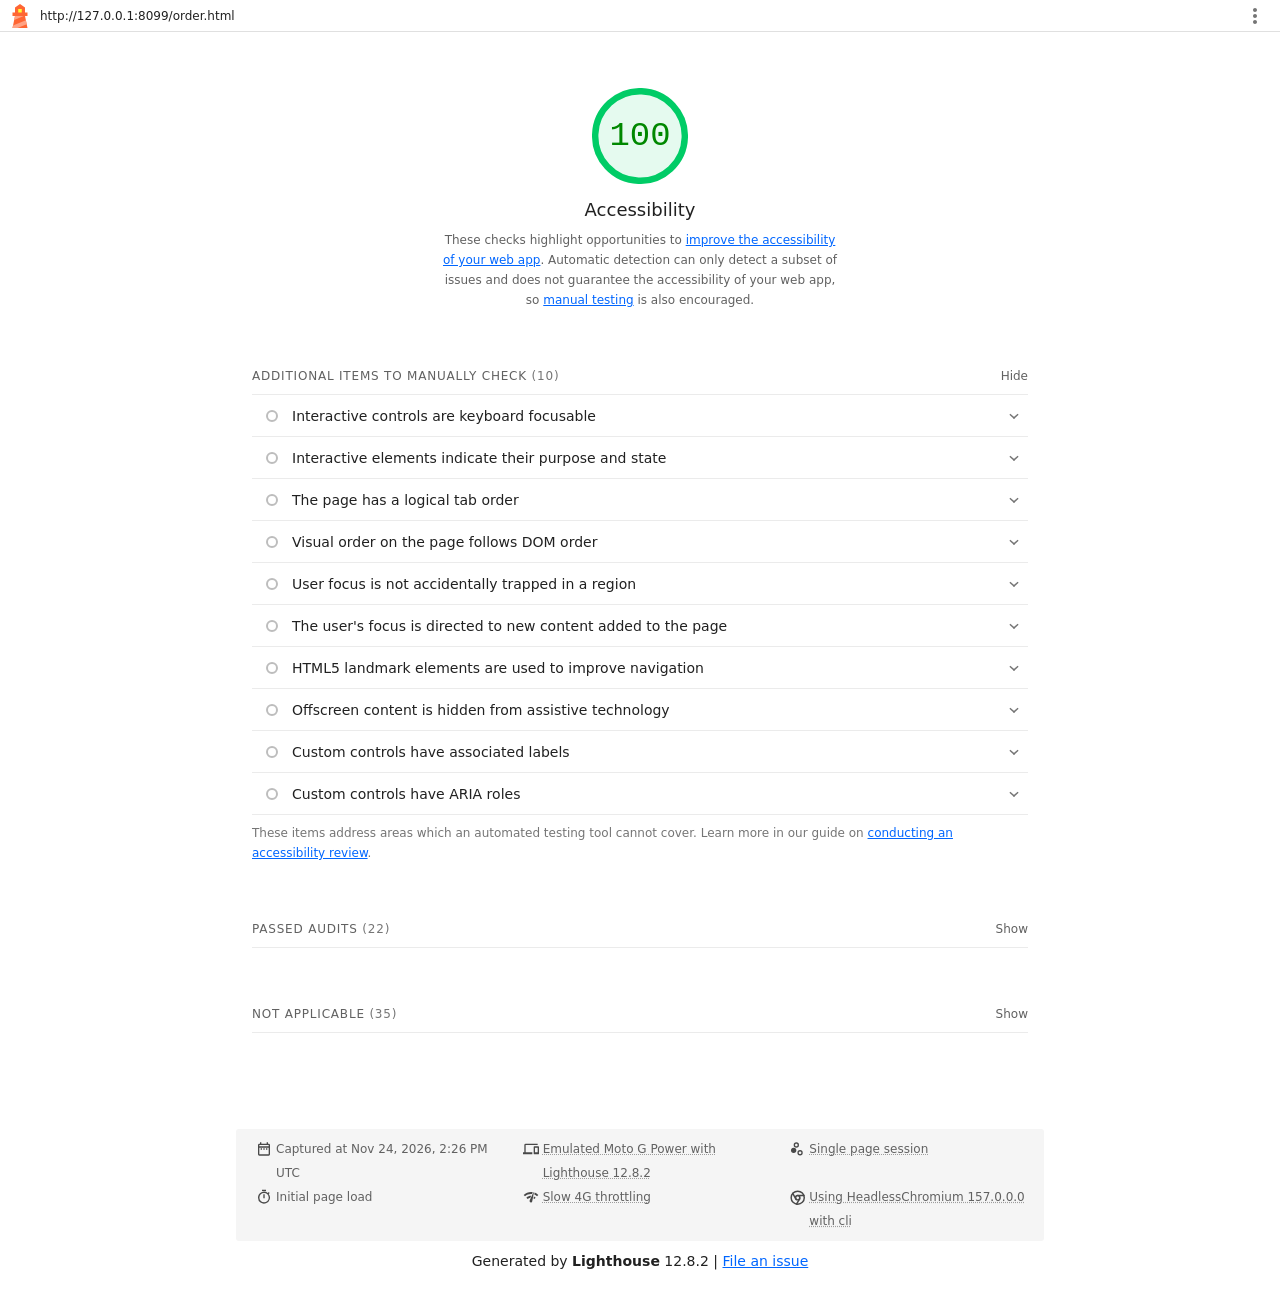
<file: lighthouse/order-accessibility-report.html>
<!--
@license
Copyright 2018 Google LLC
SPDX-License-Identifier: Apache-2.0
-->
<!doctype html>
<html lang="en">
<head>
  <meta charset="utf-8">
  <meta name="viewport" content="width=device-width, initial-scale=1, minimum-scale=1">
  <link rel="icon" href='data:image/svg+xml;utf8,<svg fill="none" xmlns="http://www.w3.org/2000/svg" viewBox="0 0 48 48"><path d="m14 7 10-7 10 7v10h5v7h-5l5 24H9l5-24H9v-7h5V7Z" fill="%23F63"/><path d="M31.561 24H14l-1.689 8.105L31.561 24ZM18.983 48H9l1.022-4.907L35.723 32.27l1.663 7.98L18.983 48Z" fill="%23FFA385"/><path fill="%23FF3" d="M20.5 10h7v7h-7z"/></svg>'>
  <title>Lighthouse Report</title>
  <style>body {margin: 0}</style>
</head>
<body>
  <noscript>Lighthouse report requires JavaScript. Please enable.</noscript>

  <div id="lh-log"></div>

  <script>window.__LIGHTHOUSE_JSON__ = {"lighthouseVersion":"12.8.2","requestedUrl":"http://127.0.0.1:8099/order.html","mainDocumentUrl":"http://127.0.0.1:8099/order.html","finalDisplayedUrl":"http://127.0.0.1:8099/order.html","finalUrl":"http://127.0.0.1:8099/order.html","fetchTime":"2026-11-24T14:26:18.075Z","gatherMode":"navigation","runWarnings":[],"userAgent":"Mozilla/5.0 (Windows NT 10.0; Win64; x64) AppleWebKit/537.36 (KHTML, like Gecko) HeadlessChrome/157.0.0.0 Safari/537.36","environment":{"networkUserAgent":"Mozilla/5.0 (Linux; Android 11; moto g power (2022)) AppleWebKit/537.36 (KHTML, like Gecko) Chrome/136.0.0.0 Mobile Safari/537.36","hostUserAgent":"Mozilla/5.0 (Windows NT 10.0; Win64; x64) AppleWebKit/537.36 (KHTML, like Gecko) HeadlessChrome/157.0.0.0 Safari/537.36","benchmarkIndex":3857.5,"credits":{"axe-core":"4.14.0"}},"audits":{"accesskeys":{"id":"accesskeys","title":"`[accesskey]` values are unique","description":"Access keys let users quickly focus a part of the page. For proper navigation, each access key must be unique. [Learn more about access keys](https://dequeuniversity.com/rules/axe/4.10/accesskeys).","score":null,"scoreDisplayMode":"notApplicable"},"aria-allowed-attr":{"id":"aria-allowed-attr","title":"`[aria-*]` attributes match their roles","description":"Each ARIA `role` supports a specific subset of `aria-*` attributes. Mismatching these invalidates the `aria-*` attributes. [Learn how to match ARIA attributes to their roles](https://dequeuniversity.com/rules/axe/4.10/aria-allowed-attr).","score":1,"scoreDisplayMode":"binary","details":{"type":"table","headings":[{"key":"node","valueType":"node","subItemsHeading":{"key":"relatedNode","valueType":"node"},"label":"Failing Elements"}],"items":[]}},"aria-allowed-role":{"id":"aria-allowed-role","title":"Uses ARIA roles only on compatible elements","description":"Many HTML elements can only be assigned certain ARIA roles. Using ARIA roles where they are not allowed can interfere with the accessibility of the web page. [Learn more about ARIA roles](https://dequeuniversity.com/rules/axe/4.10/aria-allowed-role).","score":1,"scoreDisplayMode":"binary","details":{"type":"table","headings":[{"key":"node","valueType":"node","subItemsHeading":{"key":"relatedNode","valueType":"node"},"label":"Failing Elements"}],"items":[]}},"aria-command-name":{"id":"aria-command-name","title":"`button`, `link`, and `menuitem` elements have accessible names","description":"When an element doesn't have an accessible name, screen readers announce it with a generic name, making it unusable for users who rely on screen readers. [Learn how to make command elements more accessible](https://dequeuniversity.com/rules/axe/4.10/aria-command-name).","score":null,"scoreDisplayMode":"notApplicable"},"aria-conditional-attr":{"id":"aria-conditional-attr","title":"ARIA attributes are used as specified for the element's role","description":"Some ARIA attributes are only allowed on an element under certain conditions. [Learn more about conditional ARIA attributes](https://dequeuniversity.com/rules/axe/4.10/aria-conditional-attr).","score":1,"scoreDisplayMode":"binary","details":{"type":"table","headings":[{"key":"node","valueType":"node","subItemsHeading":{"key":"relatedNode","valueType":"node"},"label":"Failing Elements"}],"items":[]}},"aria-deprecated-role":{"id":"aria-deprecated-role","title":"Deprecated ARIA roles were not used","description":"Deprecated ARIA roles may not be processed correctly by assistive technology. [Learn more about deprecated ARIA roles](https://dequeuniversity.com/rules/axe/4.10/aria-deprecated-role).","score":null,"scoreDisplayMode":"notApplicable"},"aria-dialog-name":{"id":"aria-dialog-name","title":"Elements with `role=\"dialog\"` or `role=\"alertdialog\"` have accessible names.","description":"ARIA dialog elements without accessible names may prevent screen readers users from discerning the purpose of these elements. [Learn how to make ARIA dialog elements more accessible](https://dequeuniversity.com/rules/axe/4.10/aria-dialog-name).","score":null,"scoreDisplayMode":"notApplicable"},"aria-hidden-body":{"id":"aria-hidden-body","title":"`[aria-hidden=\"true\"]` is not present on the document `\u003cbody>`","description":"Assistive technologies, like screen readers, work inconsistently when `aria-hidden=\"true\"` is set on the document `\u003cbody>`. [Learn how `aria-hidden` affects the document body](https://dequeuniversity.com/rules/axe/4.10/aria-hidden-body).","score":1,"scoreDisplayMode":"binary","details":{"type":"table","headings":[{"key":"node","valueType":"node","subItemsHeading":{"key":"relatedNode","valueType":"node"},"label":"Failing Elements"}],"items":[]}},"aria-hidden-focus":{"id":"aria-hidden-focus","title":"`[aria-hidden=\"true\"]` elements do not contain focusable descendents","description":"Focusable descendents within an `[aria-hidden=\"true\"]` element prevent those interactive elements from being available to users of assistive technologies like screen readers. [Learn how `aria-hidden` affects focusable elements](https://dequeuniversity.com/rules/axe/4.10/aria-hidden-focus).","score":null,"scoreDisplayMode":"notApplicable"},"aria-input-field-name":{"id":"aria-input-field-name","title":"ARIA input fields have accessible names","description":"When an input field doesn't have an accessible name, screen readers announce it with a generic name, making it unusable for users who rely on screen readers. [Learn more about input field labels](https://dequeuniversity.com/rules/axe/4.10/aria-input-field-name).","score":null,"scoreDisplayMode":"notApplicable"},"aria-meter-name":{"id":"aria-meter-name","title":"ARIA `meter` elements have accessible names","description":"When a meter element doesn't have an accessible name, screen readers announce it with a generic name, making it unusable for users who rely on screen readers. [Learn how to name `meter` elements](https://dequeuniversity.com/rules/axe/4.10/aria-meter-name).","score":null,"scoreDisplayMode":"notApplicable"},"aria-progressbar-name":{"id":"aria-progressbar-name","title":"ARIA `progressbar` elements have accessible names","description":"When a `progressbar` element doesn't have an accessible name, screen readers announce it with a generic name, making it unusable for users who rely on screen readers. [Learn how to label `progressbar` elements](https://dequeuniversity.com/rules/axe/4.10/aria-progressbar-name).","score":null,"scoreDisplayMode":"notApplicable"},"aria-prohibited-attr":{"id":"aria-prohibited-attr","title":"Elements use only permitted ARIA attributes","description":"Using ARIA attributes in roles where they are prohibited can mean that important information is not communicated to users of assistive technologies. [Learn more about prohibited ARIA roles](https://dequeuniversity.com/rules/axe/4.10/aria-prohibited-attr).","score":1,"scoreDisplayMode":"binary","details":{"type":"table","headings":[{"key":"node","valueType":"node","subItemsHeading":{"key":"relatedNode","valueType":"node"},"label":"Failing Elements"}],"items":[]}},"aria-required-attr":{"id":"aria-required-attr","title":"`[role]`s have all required `[aria-*]` attributes","description":"Some ARIA roles have required attributes that describe the state of the element to screen readers. [Learn more about roles and required attributes](https://dequeuniversity.com/rules/axe/4.10/aria-required-attr).","score":null,"scoreDisplayMode":"notApplicable"},"aria-required-children":{"id":"aria-required-children","title":"Elements with an ARIA `[role]` that require children to contain a specific `[role]` have all required children.","description":"Some ARIA parent roles must contain specific child roles to perform their intended accessibility functions. [Learn more about roles and required children elements](https://dequeuniversity.com/rules/axe/4.10/aria-required-children).","score":null,"scoreDisplayMode":"notApplicable"},"aria-required-parent":{"id":"aria-required-parent","title":"`[role]`s are contained by their required parent element","description":"Some ARIA child roles must be contained by specific parent roles to properly perform their intended accessibility functions. [Learn more about ARIA roles and required parent element](https://dequeuniversity.com/rules/axe/4.10/aria-required-parent).","score":null,"scoreDisplayMode":"notApplicable"},"aria-roles":{"id":"aria-roles","title":"`[role]` values are valid","description":"ARIA roles must have valid values in order to perform their intended accessibility functions. [Learn more about valid ARIA roles](https://dequeuniversity.com/rules/axe/4.10/aria-roles).","score":null,"scoreDisplayMode":"notApplicable"},"aria-text":{"id":"aria-text","title":"Elements with the `role=text` attribute do not have focusable descendents.","description":"Adding `role=text` around a text node split by markup enables VoiceOver to treat it as one phrase, but the element's focusable descendents will not be announced. [Learn more about the `role=text` attribute](https://dequeuniversity.com/rules/axe/4.10/aria-text).","score":null,"scoreDisplayMode":"notApplicable"},"aria-toggle-field-name":{"id":"aria-toggle-field-name","title":"ARIA toggle fields have accessible names","description":"When a toggle field doesn't have an accessible name, screen readers announce it with a generic name, making it unusable for users who rely on screen readers. [Learn more about toggle fields](https://dequeuniversity.com/rules/axe/4.10/aria-toggle-field-name).","score":null,"scoreDisplayMode":"notApplicable"},"aria-tooltip-name":{"id":"aria-tooltip-name","title":"ARIA `tooltip` elements have accessible names","description":"When a tooltip element doesn't have an accessible name, screen readers announce it with a generic name, making it unusable for users who rely on screen readers. [Learn how to name `tooltip` elements](https://dequeuniversity.com/rules/axe/4.10/aria-tooltip-name).","score":null,"scoreDisplayMode":"notApplicable"},"aria-treeitem-name":{"id":"aria-treeitem-name","title":"ARIA `treeitem` elements have accessible names","description":"When a `treeitem` element doesn't have an accessible name, screen readers announce it with a generic name, making it unusable for users who rely on screen readers. [Learn more about labeling `treeitem` elements](https://dequeuniversity.com/rules/axe/4.10/aria-treeitem-name).","score":null,"scoreDisplayMode":"notApplicable"},"aria-valid-attr-value":{"id":"aria-valid-attr-value","title":"`[aria-*]` attributes have valid values","description":"Assistive technologies, like screen readers, can't interpret ARIA attributes with invalid values. [Learn more about valid values for ARIA attributes](https://dequeuniversity.com/rules/axe/4.10/aria-valid-attr-value).","score":1,"scoreDisplayMode":"binary","details":{"type":"table","headings":[{"key":"node","valueType":"node","subItemsHeading":{"key":"relatedNode","valueType":"node"},"label":"Failing Elements"}],"items":[]}},"aria-valid-attr":{"id":"aria-valid-attr","title":"`[aria-*]` attributes are valid and not misspelled","description":"Assistive technologies, like screen readers, can't interpret ARIA attributes with invalid names. [Learn more about valid ARIA attributes](https://dequeuniversity.com/rules/axe/4.10/aria-valid-attr).","score":1,"scoreDisplayMode":"binary","details":{"type":"table","headings":[{"key":"node","valueType":"node","subItemsHeading":{"key":"relatedNode","valueType":"node"},"label":"Failing Elements"}],"items":[]}},"button-name":{"id":"button-name","title":"Buttons have an accessible name","description":"When a button doesn't have an accessible name, screen readers announce it as \"button\", making it unusable for users who rely on screen readers. [Learn how to make buttons more accessible](https://dequeuniversity.com/rules/axe/4.10/button-name).","score":1,"scoreDisplayMode":"binary","details":{"type":"table","headings":[{"key":"node","valueType":"node","subItemsHeading":{"key":"relatedNode","valueType":"node"},"label":"Failing Elements"}],"items":[]}},"bypass":{"id":"bypass","title":"The page contains a heading, skip link, or landmark region","description":"Adding ways to bypass repetitive content lets keyboard users navigate the page more efficiently. [Learn more about bypass blocks](https://dequeuniversity.com/rules/axe/4.10/bypass).","score":null,"scoreDisplayMode":"notApplicable"},"color-contrast":{"id":"color-contrast","title":"Background and foreground colors have a sufficient contrast ratio","description":"Low-contrast text is difficult or impossible for many users to read. [Learn how to provide sufficient color contrast](https://dequeuniversity.com/rules/axe/4.10/color-contrast).","score":1,"scoreDisplayMode":"binary","details":{"type":"table","headings":[{"key":"node","valueType":"node","subItemsHeading":{"key":"relatedNode","valueType":"node"},"label":"Failing Elements"}],"items":[]}},"definition-list":{"id":"definition-list","title":"`\u003cdl>`'s contain only properly-ordered `\u003cdt>` and `\u003cdd>` groups, `\u003cscript>`, `\u003ctemplate>` or `\u003cdiv>` elements.","description":"When definition lists are not properly marked up, screen readers may produce confusing or inaccurate output. [Learn how to structure definition lists correctly](https://dequeuniversity.com/rules/axe/4.10/definition-list).","score":null,"scoreDisplayMode":"notApplicable"},"dlitem":{"id":"dlitem","title":"Definition list items are wrapped in `\u003cdl>` elements","description":"Definition list items (`\u003cdt>` and `\u003cdd>`) must be wrapped in a parent `\u003cdl>` element to ensure that screen readers can properly announce them. [Learn how to structure definition lists correctly](https://dequeuniversity.com/rules/axe/4.10/dlitem).","score":null,"scoreDisplayMode":"notApplicable"},"document-title":{"id":"document-title","title":"Document has a `\u003ctitle>` element","description":"The title gives screen reader users an overview of the page, and search engine users rely on it heavily to determine if a page is relevant to their search. [Learn more about document titles](https://dequeuniversity.com/rules/axe/4.10/document-title).","score":1,"scoreDisplayMode":"binary","details":{"type":"table","headings":[{"key":"node","valueType":"node","subItemsHeading":{"key":"relatedNode","valueType":"node"},"label":"Failing Elements"}],"items":[]}},"duplicate-id-aria":{"id":"duplicate-id-aria","title":"ARIA IDs are unique","description":"The value of an ARIA ID must be unique to prevent other instances from being overlooked by assistive technologies. [Learn how to fix duplicate ARIA IDs](https://dequeuniversity.com/rules/axe/4.10/duplicate-id-aria).","score":null,"scoreDisplayMode":"notApplicable"},"empty-heading":{"id":"empty-heading","title":"All heading elements contain content.","description":"A heading with no content or inaccessible text prevent screen reader users from accessing information on the page's structure. [Learn more about headings](https://dequeuniversity.com/rules/axe/4.10/empty-heading).","score":null,"scoreDisplayMode":"notApplicable"},"form-field-multiple-labels":{"id":"form-field-multiple-labels","title":"No form fields have multiple labels","description":"Form fields with multiple labels can be confusingly announced by assistive technologies like screen readers which use either the first, the last, or all of the labels. [Learn how to use form labels](https://dequeuniversity.com/rules/axe/4.10/form-field-multiple-labels).","score":null,"scoreDisplayMode":"notApplicable"},"frame-title":{"id":"frame-title","title":"`\u003cframe>` or `\u003ciframe>` elements have a title","description":"Screen reader users rely on frame titles to describe the contents of frames. [Learn more about frame titles](https://dequeuniversity.com/rules/axe/4.10/frame-title).","score":null,"scoreDisplayMode":"notApplicable"},"heading-order":{"id":"heading-order","title":"Heading elements appear in a sequentially-descending order","description":"Properly ordered headings that do not skip levels convey the semantic structure of the page, making it easier to navigate and understand when using assistive technologies. [Learn more about heading order](https://dequeuniversity.com/rules/axe/4.10/heading-order).","score":1,"scoreDisplayMode":"binary","details":{"type":"table","headings":[{"key":"node","valueType":"node","subItemsHeading":{"key":"relatedNode","valueType":"node"},"label":"Failing Elements"}],"items":[]}},"html-has-lang":{"id":"html-has-lang","title":"`\u003chtml>` element has a `[lang]` attribute","description":"If a page doesn't specify a `lang` attribute, a screen reader assumes that the page is in the default language that the user chose when setting up the screen reader. If the page isn't actually in the default language, then the screen reader might not announce the page's text correctly. [Learn more about the `lang` attribute](https://dequeuniversity.com/rules/axe/4.10/html-has-lang).","score":1,"scoreDisplayMode":"binary","details":{"type":"table","headings":[{"key":"node","valueType":"node","subItemsHeading":{"key":"relatedNode","valueType":"node"},"label":"Failing Elements"}],"items":[]}},"html-lang-valid":{"id":"html-lang-valid","title":"`\u003chtml>` element has a valid value for its `[lang]` attribute","description":"Specifying a valid [BCP 47 language](https://www.w3.org/International/questions/qa-choosing-language-tags#question) helps screen readers announce text properly. [Learn how to use the `lang` attribute](https://dequeuniversity.com/rules/axe/4.10/html-lang-valid).","score":1,"scoreDisplayMode":"binary","details":{"type":"table","headings":[{"key":"node","valueType":"node","subItemsHeading":{"key":"relatedNode","valueType":"node"},"label":"Failing Elements"}],"items":[]}},"html-xml-lang-mismatch":{"id":"html-xml-lang-mismatch","title":"`\u003chtml>` element has an `[xml:lang]` attribute with the same base language as the `[lang]` attribute.","description":"If the webpage does not specify a consistent language, then the screen reader might not announce the page's text correctly. [Learn more about the `lang` attribute](https://dequeuniversity.com/rules/axe/4.10/html-xml-lang-mismatch).","score":null,"scoreDisplayMode":"notApplicable"},"identical-links-same-purpose":{"id":"identical-links-same-purpose","title":"Identical links have the same purpose.","description":"Links with the same destination should have the same description, to help users understand the link's purpose and decide whether to follow it. [Learn more about identical links](https://dequeuniversity.com/rules/axe/4.10/identical-links-same-purpose).","score":null,"scoreDisplayMode":"notApplicable"},"image-alt":{"id":"image-alt","title":"Image elements have `[alt]` attributes","description":"Informative elements should aim for short, descriptive alternate text. Decorative elements can be ignored with an empty alt attribute. [Learn more about the `alt` attribute](https://dequeuniversity.com/rules/axe/4.10/image-alt).","score":null,"scoreDisplayMode":"notApplicable"},"image-redundant-alt":{"id":"image-redundant-alt","title":"Image elements do not have `[alt]` attributes that are redundant text.","description":"Informative elements should aim for short, descriptive alternative text. Alternative text that is exactly the same as the text adjacent to the link or image is potentially confusing for screen reader users, because the text will be read twice. [Learn more about the `alt` attribute](https://dequeuniversity.com/rules/axe/4.10/image-redundant-alt).","score":null,"scoreDisplayMode":"notApplicable"},"input-button-name":{"id":"input-button-name","title":"Input buttons have discernible text.","description":"Adding discernable and accessible text to input buttons may help screen reader users understand the purpose of the input button. [Learn more about input buttons](https://dequeuniversity.com/rules/axe/4.10/input-button-name).","score":null,"scoreDisplayMode":"notApplicable"},"input-image-alt":{"id":"input-image-alt","title":"`\u003cinput type=\"image\">` elements have `[alt]` text","description":"When an image is being used as an `\u003cinput>` button, providing alternative text can help screen reader users understand the purpose of the button. [Learn about input image alt text](https://dequeuniversity.com/rules/axe/4.10/input-image-alt).","score":null,"scoreDisplayMode":"notApplicable"},"label-content-name-mismatch":{"id":"label-content-name-mismatch","title":"Elements with visible text labels have matching accessible names.","description":"Visible text labels that do not match the accessible name can result in a confusing experience for screen reader users. [Learn more about accessible names](https://dequeuniversity.com/rules/axe/4.10/label-content-name-mismatch).","score":null,"scoreDisplayMode":"notApplicable"},"label":{"id":"label","title":"Form elements have associated labels","description":"Labels ensure that form controls are announced properly by assistive technologies, like screen readers. [Learn more about form element labels](https://dequeuniversity.com/rules/axe/4.10/label).","score":1,"scoreDisplayMode":"binary","details":{"type":"table","headings":[{"key":"node","valueType":"node","subItemsHeading":{"key":"relatedNode","valueType":"node"},"label":"Failing Elements"}],"items":[]}},"landmark-one-main":{"id":"landmark-one-main","title":"Document has a main landmark.","description":"One main landmark helps screen reader users navigate a web page. [Learn more about landmarks](https://dequeuniversity.com/rules/axe/4.10/landmark-one-main).","score":null,"scoreDisplayMode":"notApplicable"},"link-name":{"id":"link-name","title":"Links have a discernible name","description":"Link text (and alternate text for images, when used as links) that is discernible, unique, and focusable improves the navigation experience for screen reader users. [Learn how to make links accessible](https://dequeuniversity.com/rules/axe/4.10/link-name).","score":1,"scoreDisplayMode":"binary","details":{"type":"table","headings":[{"key":"node","valueType":"node","subItemsHeading":{"key":"relatedNode","valueType":"node"},"label":"Failing Elements"}],"items":[]}},"link-in-text-block":{"id":"link-in-text-block","title":"Links are distinguishable without relying on color.","description":"Low-contrast text is difficult or impossible for many users to read. Link text that is discernible improves the experience for users with low vision. [Learn how to make links distinguishable](https://dequeuniversity.com/rules/axe/4.10/link-in-text-block).","score":null,"scoreDisplayMode":"notApplicable"},"list":{"id":"list","title":"Lists contain only `\u003cli>` elements and script supporting elements (`\u003cscript>` and `\u003ctemplate>`).","description":"Screen readers have a specific way of announcing lists. Ensuring proper list structure aids screen reader output. [Learn more about proper list structure](https://dequeuniversity.com/rules/axe/4.10/list).","score":1,"scoreDisplayMode":"binary","details":{"type":"table","headings":[{"key":"node","valueType":"node","subItemsHeading":{"key":"relatedNode","valueType":"node"},"label":"Failing Elements"}],"items":[]}},"listitem":{"id":"listitem","title":"List items (`\u003cli>`) are contained within `\u003cul>`, `\u003col>` or `\u003cmenu>` parent elements","description":"Screen readers require list items (`\u003cli>`) to be contained within a parent `\u003cul>`, `\u003col>` or `\u003cmenu>` to be announced properly. [Learn more about proper list structure](https://dequeuniversity.com/rules/axe/4.10/listitem).","score":1,"scoreDisplayMode":"binary","details":{"type":"table","headings":[{"key":"node","valueType":"node","subItemsHeading":{"key":"relatedNode","valueType":"node"},"label":"Failing Elements"}],"items":[]}},"meta-refresh":{"id":"meta-refresh","title":"The document does not use `\u003cmeta http-equiv=\"refresh\">`","description":"Users do not expect a page to refresh automatically, and doing so will move focus back to the top of the page. This may create a frustrating or confusing experience. [Learn more about the refresh meta tag](https://dequeuniversity.com/rules/axe/4.10/meta-refresh).","score":null,"scoreDisplayMode":"notApplicable"},"meta-viewport":{"id":"meta-viewport","title":"`[user-scalable=\"no\"]` is not used in the `\u003cmeta name=\"viewport\">` element and the `[maximum-scale]` attribute is not less than 5.","description":"Disabling zooming is problematic for users with low vision who rely on screen magnification to properly see the contents of a web page. [Learn more about the viewport meta tag](https://dequeuniversity.com/rules/axe/4.10/meta-viewport).","score":1,"scoreDisplayMode":"binary","details":{"type":"table","headings":[{"key":"node","valueType":"node","subItemsHeading":{"key":"relatedNode","valueType":"node"},"label":"Failing Elements"}],"items":[]}},"object-alt":{"id":"object-alt","title":"`\u003cobject>` elements have alternate text","description":"Screen readers cannot translate non-text content. Adding alternate text to `\u003cobject>` elements helps screen readers convey meaning to users. [Learn more about alt text for `object` elements](https://dequeuniversity.com/rules/axe/4.10/object-alt).","score":null,"scoreDisplayMode":"notApplicable"},"select-name":{"id":"select-name","title":"Select elements have associated label elements.","description":"Form elements without effective labels can create frustrating experiences for screen reader users. [Learn more about the `select` element](https://dequeuniversity.com/rules/axe/4.10/select-name).","score":1,"scoreDisplayMode":"binary","details":{"type":"table","headings":[{"key":"node","valueType":"node","subItemsHeading":{"key":"relatedNode","valueType":"node"},"label":"Failing Elements"}],"items":[]}},"skip-link":{"id":"skip-link","title":"Skip links are focusable.","description":"Including a skip link can help users skip to the main content to save time. [Learn more about skip links](https://dequeuniversity.com/rules/axe/4.10/skip-link).","score":1,"scoreDisplayMode":"binary","details":{"type":"table","headings":[{"key":"node","valueType":"node","subItemsHeading":{"key":"relatedNode","valueType":"node"},"label":"Failing Elements"}],"items":[]}},"tabindex":{"id":"tabindex","title":"No element has a `[tabindex]` value greater than 0","description":"A value greater than 0 implies an explicit navigation ordering. Although technically valid, this often creates frustrating experiences for users who rely on assistive technologies. [Learn more about the `tabindex` attribute](https://dequeuniversity.com/rules/axe/4.10/tabindex).","score":1,"scoreDisplayMode":"binary","details":{"type":"table","headings":[{"key":"node","valueType":"node","subItemsHeading":{"key":"relatedNode","valueType":"node"},"label":"Failing Elements"}],"items":[]}},"table-duplicate-name":{"id":"table-duplicate-name","title":"Tables have different content in the summary attribute and `\u003ccaption>`.","description":"The summary attribute should describe the table structure, while `\u003ccaption>` should have the onscreen title. Accurate table mark-up helps users of screen readers. [Learn more about summary and caption](https://dequeuniversity.com/rules/axe/4.10/table-duplicate-name).","score":null,"scoreDisplayMode":"notApplicable"},"table-fake-caption":{"id":"table-fake-caption","title":"Tables use `\u003ccaption>` instead of cells with the `[colspan]` attribute to indicate a caption.","description":"Screen readers have features to make navigating tables easier. Ensuring that tables use the actual caption element instead of cells with the `[colspan]` attribute may improve the experience for screen reader users. [Learn more about captions](https://dequeuniversity.com/rules/axe/4.10/table-fake-caption).","score":null,"scoreDisplayMode":"notApplicable"},"target-size":{"id":"target-size","title":"Touch targets have sufficient size and spacing.","description":"Touch targets with sufficient size and spacing help users who may have difficulty targeting small controls to activate the targets. [Learn more about touch targets](https://dequeuniversity.com/rules/axe/4.10/target-size).","score":1,"scoreDisplayMode":"binary","details":{"type":"table","headings":[{"key":"node","valueType":"node","subItemsHeading":{"key":"relatedNode","valueType":"node"},"label":"Failing Elements"}],"items":[]}},"td-has-header":{"id":"td-has-header","title":"`\u003ctd>` elements in a large `\u003ctable>` have one or more table headers.","description":"Screen readers have features to make navigating tables easier. Ensuring that `\u003ctd>` elements in a large table (3 or more cells in width and height) have an associated table header may improve the experience for screen reader users. [Learn more about table headers](https://dequeuniversity.com/rules/axe/4.10/td-has-header).","score":null,"scoreDisplayMode":"notApplicable"},"td-headers-attr":{"id":"td-headers-attr","title":"Cells in a `\u003ctable>` element that use the `[headers]` attribute refer to table cells within the same table.","description":"Screen readers have features to make navigating tables easier. Ensuring `\u003ctd>` cells using the `[headers]` attribute only refer to other cells in the same table may improve the experience for screen reader users. [Learn more about the `headers` attribute](https://dequeuniversity.com/rules/axe/4.10/td-headers-attr).","score":null,"scoreDisplayMode":"notApplicable"},"th-has-data-cells":{"id":"th-has-data-cells","title":"`\u003cth>` elements and elements with `[role=\"columnheader\"/\"rowheader\"]` have data cells they describe.","description":"Screen readers have features to make navigating tables easier. Ensuring table headers always refer to some set of cells may improve the experience for screen reader users. [Learn more about table headers](https://dequeuniversity.com/rules/axe/4.10/th-has-data-cells).","score":null,"scoreDisplayMode":"notApplicable"},"valid-lang":{"id":"valid-lang","title":"`[lang]` attributes have a valid value","description":"Specifying a valid [BCP 47 language](https://www.w3.org/International/questions/qa-choosing-language-tags#question) on elements helps ensure that text is pronounced correctly by a screen reader. [Learn how to use the `lang` attribute](https://dequeuniversity.com/rules/axe/4.10/valid-lang).","score":null,"scoreDisplayMode":"notApplicable"},"video-caption":{"id":"video-caption","title":"`\u003cvideo>` elements contain a `\u003ctrack>` element with `[kind=\"captions\"]`","description":"When a video provides a caption it is easier for deaf and hearing impaired users to access its information. [Learn more about video captions](https://dequeuniversity.com/rules/axe/4.10/video-caption).","score":null,"scoreDisplayMode":"notApplicable"},"custom-controls-labels":{"id":"custom-controls-labels","title":"Custom controls have associated labels","description":"Custom interactive controls have associated labels, provided by aria-label or aria-labelledby. [Learn more about custom controls and labels](https://developer.chrome.com/docs/lighthouse/accessibility/custom-controls-labels/).","score":null,"scoreDisplayMode":"manual"},"custom-controls-roles":{"id":"custom-controls-roles","title":"Custom controls have ARIA roles","description":"Custom interactive controls have appropriate ARIA roles. [Learn how to add roles to custom controls](https://developer.chrome.com/docs/lighthouse/accessibility/custom-control-roles/).","score":null,"scoreDisplayMode":"manual"},"focus-traps":{"id":"focus-traps","title":"User focus is not accidentally trapped in a region","description":"A user can tab into and out of any control or region without accidentally trapping their focus. [Learn how to avoid focus traps](https://developer.chrome.com/docs/lighthouse/accessibility/focus-traps/).","score":null,"scoreDisplayMode":"manual"},"focusable-controls":{"id":"focusable-controls","title":"Interactive controls are keyboard focusable","description":"Custom interactive controls are keyboard focusable and display a focus indicator. [Learn how to make custom controls focusable](https://developer.chrome.com/docs/lighthouse/accessibility/focusable-controls/).","score":null,"scoreDisplayMode":"manual"},"interactive-element-affordance":{"id":"interactive-element-affordance","title":"Interactive elements indicate their purpose and state","description":"Interactive elements, such as links and buttons, should indicate their state and be distinguishable from non-interactive elements. [Learn how to decorate interactive elements with affordance hints](https://developer.chrome.com/docs/lighthouse/accessibility/interactive-element-affordance/).","score":null,"scoreDisplayMode":"manual"},"logical-tab-order":{"id":"logical-tab-order","title":"The page has a logical tab order","description":"Tabbing through the page follows the visual layout. Users cannot focus elements that are offscreen. [Learn more about logical tab ordering](https://developer.chrome.com/docs/lighthouse/accessibility/logical-tab-order/).","score":null,"scoreDisplayMode":"manual"},"managed-focus":{"id":"managed-focus","title":"The user's focus is directed to new content added to the page","description":"If new content, such as a dialog, is added to the page, the user's focus is directed to it. [Learn how to direct focus to new content](https://developer.chrome.com/docs/lighthouse/accessibility/managed-focus/).","score":null,"scoreDisplayMode":"manual"},"offscreen-content-hidden":{"id":"offscreen-content-hidden","title":"Offscreen content is hidden from assistive technology","description":"Offscreen content is hidden with display: none or aria-hidden=true. [Learn how to properly hide offscreen content](https://developer.chrome.com/docs/lighthouse/accessibility/offscreen-content-hidden/).","score":null,"scoreDisplayMode":"manual"},"use-landmarks":{"id":"use-landmarks","title":"HTML5 landmark elements are used to improve navigation","description":"Landmark elements (`\u003cmain>`, `\u003cnav>`, etc.) are used to improve the keyboard navigation of the page for assistive technology. [Learn more about landmark elements](https://developer.chrome.com/docs/lighthouse/accessibility/use-landmarks/).","score":null,"scoreDisplayMode":"manual"},"visual-order-follows-dom":{"id":"visual-order-follows-dom","title":"Visual order on the page follows DOM order","description":"DOM order matches the visual order, improving navigation for assistive technology. [Learn more about DOM and visual ordering](https://developer.chrome.com/docs/lighthouse/accessibility/visual-order-follows-dom/).","score":null,"scoreDisplayMode":"manual"}},"configSettings":{"output":["html"],"maxWaitForFcp":30000,"maxWaitForLoad":45000,"pauseAfterFcpMs":1000,"pauseAfterLoadMs":1000,"networkQuietThresholdMs":1000,"cpuQuietThresholdMs":1000,"formFactor":"mobile","throttling":{"rttMs":150,"throughputKbps":1638.4,"requestLatencyMs":562.5,"downloadThroughputKbps":1474.5600000000002,"uploadThroughputKbps":675,"cpuSlowdownMultiplier":4},"throttlingMethod":"simulate","screenEmulation":{"mobile":true,"width":412,"height":823,"deviceScaleFactor":1.75,"disabled":false},"emulatedUserAgent":"Mozilla/5.0 (Linux; Android 11; moto g power (2022)) AppleWebKit/537.36 (KHTML, like Gecko) Chrome/136.0.0.0 Mobile Safari/537.36","auditMode":false,"gatherMode":false,"clearStorageTypes":["file_systems","shader_cache","service_workers","cache_storage"],"disableStorageReset":false,"debugNavigation":false,"channel":"cli","usePassiveGathering":false,"disableFullPageScreenshot":false,"skipAboutBlank":false,"blankPage":"about:blank","ignoreStatusCode":false,"locale":"en-US","blockedUrlPatterns":null,"additionalTraceCategories":null,"extraHeaders":null,"precomputedLanternData":null,"onlyAudits":null,"onlyCategories":["accessibility"],"skipAudits":null},"categories":{"accessibility":{"title":"Accessibility","description":"These checks highlight opportunities to [improve the accessibility of your web app](https://developer.chrome.com/docs/lighthouse/accessibility/). Automatic detection can only detect a subset of issues and does not guarantee the accessibility of your web app, so [manual testing](https://web.dev/articles/how-to-review) is also encouraged.","manualDescription":"These items address areas which an automated testing tool cannot cover. Learn more in our guide on [conducting an accessibility review](https://web.dev/articles/how-to-review).","supportedModes":["navigation","snapshot"],"auditRefs":[{"id":"accesskeys","weight":0,"group":"a11y-navigation"},{"id":"aria-allowed-attr","weight":10,"group":"a11y-aria"},{"id":"aria-allowed-role","weight":1,"group":"a11y-aria"},{"id":"aria-command-name","weight":0,"group":"a11y-aria"},{"id":"aria-conditional-attr","weight":7,"group":"a11y-aria"},{"id":"aria-deprecated-role","weight":0,"group":"a11y-aria"},{"id":"aria-dialog-name","weight":0,"group":"a11y-aria"},{"id":"aria-hidden-body","weight":10,"group":"a11y-aria"},{"id":"aria-hidden-focus","weight":0,"group":"a11y-aria"},{"id":"aria-input-field-name","weight":0,"group":"a11y-aria"},{"id":"aria-meter-name","weight":0,"group":"a11y-aria"},{"id":"aria-progressbar-name","weight":0,"group":"a11y-aria"},{"id":"aria-prohibited-attr","weight":7,"group":"a11y-aria"},{"id":"aria-required-attr","weight":0,"group":"a11y-aria"},{"id":"aria-required-children","weight":0,"group":"a11y-aria"},{"id":"aria-required-parent","weight":0,"group":"a11y-aria"},{"id":"aria-roles","weight":0,"group":"a11y-aria"},{"id":"aria-text","weight":0,"group":"a11y-aria"},{"id":"aria-toggle-field-name","weight":0,"group":"a11y-aria"},{"id":"aria-tooltip-name","weight":0,"group":"a11y-aria"},{"id":"aria-treeitem-name","weight":0,"group":"a11y-aria"},{"id":"aria-valid-attr-value","weight":10,"group":"a11y-aria"},{"id":"aria-valid-attr","weight":10,"group":"a11y-aria"},{"id":"button-name","weight":10,"group":"a11y-names-labels"},{"id":"bypass","weight":0,"group":"a11y-navigation"},{"id":"color-contrast","weight":7,"group":"a11y-color-contrast"},{"id":"definition-list","weight":0,"group":"a11y-tables-lists"},{"id":"dlitem","weight":0,"group":"a11y-tables-lists"},{"id":"document-title","weight":7,"group":"a11y-names-labels"},{"id":"duplicate-id-aria","weight":0,"group":"a11y-aria"},{"id":"form-field-multiple-labels","weight":0,"group":"a11y-names-labels"},{"id":"frame-title","weight":0,"group":"a11y-names-labels"},{"id":"heading-order","weight":3,"group":"a11y-navigation"},{"id":"html-has-lang","weight":7,"group":"a11y-language"},{"id":"html-lang-valid","weight":7,"group":"a11y-language"},{"id":"html-xml-lang-mismatch","weight":0,"group":"a11y-language"},{"id":"image-alt","weight":0,"group":"a11y-names-labels"},{"id":"image-redundant-alt","weight":0,"group":"a11y-names-labels"},{"id":"input-button-name","weight":0,"group":"a11y-names-labels"},{"id":"input-image-alt","weight":0,"group":"a11y-names-labels"},{"id":"label","weight":7,"group":"a11y-names-labels"},{"id":"link-in-text-block","weight":0,"group":"a11y-color-contrast"},{"id":"link-name","weight":7,"group":"a11y-names-labels"},{"id":"list","weight":7,"group":"a11y-tables-lists"},{"id":"listitem","weight":7,"group":"a11y-tables-lists"},{"id":"meta-refresh","weight":0,"group":"a11y-best-practices"},{"id":"meta-viewport","weight":10,"group":"a11y-best-practices"},{"id":"object-alt","weight":0,"group":"a11y-names-labels"},{"id":"select-name","weight":7,"group":"a11y-names-labels"},{"id":"skip-link","weight":3,"group":"a11y-names-labels"},{"id":"tabindex","weight":7,"group":"a11y-navigation"},{"id":"table-duplicate-name","weight":0,"group":"a11y-tables-lists"},{"id":"target-size","weight":7,"group":"a11y-best-practices"},{"id":"td-headers-attr","weight":0,"group":"a11y-tables-lists"},{"id":"th-has-data-cells","weight":0,"group":"a11y-tables-lists"},{"id":"valid-lang","weight":0,"group":"a11y-language"},{"id":"video-caption","weight":0,"group":"a11y-audio-video"},{"id":"focusable-controls","weight":0},{"id":"interactive-element-affordance","weight":0},{"id":"logical-tab-order","weight":0},{"id":"visual-order-follows-dom","weight":0},{"id":"focus-traps","weight":0},{"id":"managed-focus","weight":0},{"id":"use-landmarks","weight":0},{"id":"offscreen-content-hidden","weight":0},{"id":"custom-controls-labels","weight":0},{"id":"custom-controls-roles","weight":0},{"id":"empty-heading","weight":0,"group":"hidden"},{"id":"identical-links-same-purpose","weight":0,"group":"hidden"},{"id":"landmark-one-main","weight":0,"group":"hidden"},{"id":"label-content-name-mismatch","weight":0,"group":"hidden"},{"id":"table-fake-caption","weight":0,"group":"hidden"},{"id":"td-has-header","weight":0,"group":"hidden"}],"id":"accessibility","score":1}},"categoryGroups":{"metrics":{"title":"Metrics"},"insights":{"title":"Insights","description":"These insights are also available in the Chrome DevTools Performance Panel - [record a trace](https://developer.chrome.com/docs/devtools/performance/reference) to view more detailed information."},"diagnostics":{"title":"Diagnostics","description":"More information about the performance of your application. These numbers don't [directly affect](https://developer.chrome.com/docs/lighthouse/performance/performance-scoring/) the Performance score."},"a11y-best-practices":{"title":"Best practices","description":"These items highlight common accessibility best practices."},"a11y-color-contrast":{"title":"Contrast","description":"These are opportunities to improve the legibility of your content."},"a11y-names-labels":{"title":"Names and labels","description":"These are opportunities to improve the semantics of the controls in your application. This may enhance the experience for users of assistive technology, like a screen reader."},"a11y-navigation":{"title":"Navigation","description":"These are opportunities to improve keyboard navigation in your application."},"a11y-aria":{"title":"ARIA","description":"These are opportunities to improve the usage of ARIA in your application which may enhance the experience for users of assistive technology, like a screen reader."},"a11y-language":{"title":"Internationalization and localization","description":"These are opportunities to improve the interpretation of your content by users in different locales."},"a11y-audio-video":{"title":"Audio and video","description":"These are opportunities to provide alternative content for audio and video. This may improve the experience for users with hearing or vision impairments."},"a11y-tables-lists":{"title":"Tables and lists","description":"These are opportunities to improve the experience of reading tabular or list data using assistive technology, like a screen reader."},"seo-mobile":{"title":"Mobile Friendly","description":"Make sure your pages are mobile friendly so users don’t have to pinch or zoom in order to read the content pages. [Learn how to make pages mobile-friendly](https://developers.google.com/search/mobile-sites/)."},"seo-content":{"title":"Content Best Practices","description":"Format your HTML in a way that enables crawlers to better understand your app’s content."},"seo-crawl":{"title":"Crawling and Indexing","description":"To appear in search results, crawlers need access to your app."},"best-practices-trust-safety":{"title":"Trust and Safety"},"best-practices-ux":{"title":"User Experience"},"best-practices-browser-compat":{"title":"Browser Compatibility"},"best-practices-general":{"title":"General"},"hidden":{"title":""}},"stackPacks":[],"entities":[{"name":"127.0.0.1","origins":["http://127.0.0.1:8099"],"isFirstParty":true,"isUnrecognized":true}],"fullPageScreenshot":{"screenshot":{"data":"[data-uri]","width":412,"height":2238},"nodes":{}},"timing":{"entries":[{"startTime":1265.77,"name":"lh:config","duration":414.44,"entryType":"measure"},{"startTime":1266.86,"name":"lh:config:resolveArtifactsToDefns","duration":41.3,"entryType":"measure"},{"startTime":1680.32,"name":"lh:runner:gather","duration":4973.83,"entryType":"measure"},{"startTime":1724.61,"name":"lh:driver:connect","duration":5.35,"entryType":"measure"},{"startTime":1730.14,"name":"lh:driver:navigate","duration":6.06,"entryType":"measure"},{"startTime":1736.43,"name":"lh:gather:getBenchmarkIndex","duration":1005.02,"entryType":"measure"},{"startTime":2741.58,"name":"lh:gather:getVersion","duration":0.8,"entryType":"measure"},{"startTime":2742.45,"name":"lh:gather:getDevicePixelRatio","duration":0.73,"entryType":"measure"},{"startTime":2744.04,"name":"lh:prepare:navigationMode","duration":47.17,"entryType":"measure"},{"startTime":2756.4,"name":"lh:storage:clearDataForOrigin","duration":15.81,"entryType":"measure"},{"startTime":2772.33,"name":"lh:storage:clearBrowserCaches","duration":17.25,"entryType":"measure"},{"startTime":2790.34,"name":"lh:gather:prepareThrottlingAndNetwork","duration":0.84,"entryType":"measure"},{"startTime":2794.45,"name":"lh:driver:navigate","duration":2409.35,"entryType":"measure"},{"startTime":5207.65,"name":"lh:computed:NetworkRecords","duration":0.92,"entryType":"measure"},{"startTime":5209.14,"name":"lh:gather:getArtifact:DevtoolsLog","duration":0.04,"entryType":"measure"},{"startTime":5209.21,"name":"lh:gather:getArtifact:Accessibility","duration":264.73,"entryType":"measure"},{"startTime":5474.14,"name":"lh:gather:getArtifact:NetworkUserAgent","duration":0.12,"entryType":"measure"},{"startTime":5474.28,"name":"lh:gather:getArtifact:Stacks","duration":16.34,"entryType":"measure"},{"startTime":5474.38,"name":"lh:gather:collectStacks","duration":16.2,"entryType":"measure"},{"startTime":5490.64,"name":"lh:gather:getArtifact:FullPageScreenshot","duration":1130.13,"entryType":"measure"},{"startTime":6654.5,"name":"lh:runner:audit","duration":237.89,"entryType":"measure"},{"startTime":6654.69,"name":"lh:runner:auditing","duration":237.27,"entryType":"measure"},{"startTime":6656.94,"name":"lh:audit:accesskeys","duration":1.87,"entryType":"measure"},{"startTime":6659.7,"name":"lh:audit:aria-allowed-attr","duration":6.12,"entryType":"measure"},{"startTime":6666.21,"name":"lh:audit:aria-allowed-role","duration":4.92,"entryType":"measure"},{"startTime":6671.53,"name":"lh:audit:aria-command-name","duration":1.01,"entryType":"measure"},{"startTime":6672.85,"name":"lh:audit:aria-conditional-attr","duration":4.89,"entryType":"measure"},{"startTime":6678.03,"name":"lh:audit:aria-deprecated-role","duration":2.2,"entryType":"measure"},{"startTime":6680.59,"name":"lh:audit:aria-dialog-name","duration":1.3,"entryType":"measure"},{"startTime":6682.18,"name":"lh:audit:aria-hidden-body","duration":4.23,"entryType":"measure"},{"startTime":6686.73,"name":"lh:audit:aria-hidden-focus","duration":1.33,"entryType":"measure"},{"startTime":6688.34,"name":"lh:audit:aria-input-field-name","duration":1.98,"entryType":"measure"},{"startTime":6690.57,"name":"lh:audit:aria-meter-name","duration":1.66,"entryType":"measure"},{"startTime":6692.51,"name":"lh:audit:aria-progressbar-name","duration":1.26,"entryType":"measure"},{"startTime":6693.99,"name":"lh:audit:aria-prohibited-attr","duration":3.84,"entryType":"measure"},{"startTime":6698.17,"name":"lh:audit:aria-required-attr","duration":1.24,"entryType":"measure"},{"startTime":6699.65,"name":"lh:audit:aria-required-children","duration":1.34,"entryType":"measure"},{"startTime":6701.22,"name":"lh:audit:aria-required-parent","duration":1.36,"entryType":"measure"},{"startTime":6702.79,"name":"lh:audit:aria-roles","duration":1.33,"entryType":"measure"},{"startTime":6704.35,"name":"lh:audit:aria-text","duration":1.63,"entryType":"measure"},{"startTime":6706.23,"name":"lh:audit:aria-toggle-field-name","duration":1.71,"entryType":"measure"},{"startTime":6708.17,"name":"lh:audit:aria-tooltip-name","duration":1.78,"entryType":"measure"},{"startTime":6710.18,"name":"lh:audit:aria-treeitem-name","duration":1.87,"entryType":"measure"},{"startTime":6712.27,"name":"lh:audit:aria-valid-attr-value","duration":4.24,"entryType":"measure"},{"startTime":6716.74,"name":"lh:audit:aria-valid-attr","duration":2.97,"entryType":"measure"},{"startTime":6719.93,"name":"lh:audit:button-name","duration":3.2,"entryType":"measure"},{"startTime":6723.36,"name":"lh:audit:bypass","duration":2.92,"entryType":"measure"},{"startTime":6726.5,"name":"lh:audit:color-contrast","duration":3.53,"entryType":"measure"},{"startTime":6730.48,"name":"lh:audit:definition-list","duration":2.05,"entryType":"measure"},{"startTime":6732.75,"name":"lh:audit:dlitem","duration":2.18,"entryType":"measure"},{"startTime":6735.06,"name":"lh:audit:document-title","duration":1.43,"entryType":"measure"},{"startTime":6736.61,"name":"lh:audit:duplicate-id-aria","duration":1.39,"entryType":"measure"},{"startTime":6738.12,"name":"lh:audit:empty-heading","duration":1.46,"entryType":"measure"},{"startTime":6739.68,"name":"lh:audit:form-field-multiple-labels","duration":21.43,"entryType":"measure"},{"startTime":6761.4,"name":"lh:audit:frame-title","duration":3.55,"entryType":"measure"},{"startTime":6765.24,"name":"lh:audit:heading-order","duration":6.14,"entryType":"measure"},{"startTime":6771.68,"name":"lh:audit:html-has-lang","duration":5.21,"entryType":"measure"},{"startTime":6777.21,"name":"lh:audit:html-lang-valid","duration":4.98,"entryType":"measure"},{"startTime":6782.53,"name":"lh:audit:html-xml-lang-mismatch","duration":3.04,"entryType":"measure"},{"startTime":6785.91,"name":"lh:audit:identical-links-same-purpose","duration":4.26,"entryType":"measure"},{"startTime":6790.47,"name":"lh:audit:image-alt","duration":2.75,"entryType":"measure"},{"startTime":6793.55,"name":"lh:audit:image-redundant-alt","duration":4.11,"entryType":"measure"},{"startTime":6797.95,"name":"lh:audit:input-button-name","duration":3.33,"entryType":"measure"},{"startTime":6801.6,"name":"lh:audit:input-image-alt","duration":3.05,"entryType":"measure"},{"startTime":6804.96,"name":"lh:audit:label-content-name-mismatch","duration":3.24,"entryType":"measure"},{"startTime":6808.52,"name":"lh:audit:label","duration":16.57,"entryType":"measure"},{"startTime":6825.34,"name":"lh:audit:landmark-one-main","duration":2.82,"entryType":"measure"},{"startTime":6828.38,"name":"lh:audit:link-name","duration":4.04,"entryType":"measure"},{"startTime":6832.66,"name":"lh:audit:link-in-text-block","duration":2.33,"entryType":"measure"},{"startTime":6835.23,"name":"lh:audit:list","duration":3.07,"entryType":"measure"},{"startTime":6838.53,"name":"lh:audit:listitem","duration":3.08,"entryType":"measure"},{"startTime":6841.84,"name":"lh:audit:meta-refresh","duration":5.33,"entryType":"measure"},{"startTime":6847.42,"name":"lh:audit:meta-viewport","duration":3.59,"entryType":"measure"},{"startTime":6851.24,"name":"lh:audit:object-alt","duration":2.48,"entryType":"measure"},{"startTime":6853.94,"name":"lh:audit:select-name","duration":3.11,"entryType":"measure"},{"startTime":6857.28,"name":"lh:audit:skip-link","duration":3.04,"entryType":"measure"},{"startTime":6860.56,"name":"lh:audit:tabindex","duration":5.51,"entryType":"measure"},{"startTime":6866.31,"name":"lh:audit:table-duplicate-name","duration":2.51,"entryType":"measure"},{"startTime":6869.05,"name":"lh:audit:table-fake-caption","duration":3.13,"entryType":"measure"},{"startTime":6872.42,"name":"lh:audit:target-size","duration":3.24,"entryType":"measure"},{"startTime":6875.9,"name":"lh:audit:td-has-header","duration":3.35,"entryType":"measure"},{"startTime":6879.5,"name":"lh:audit:td-headers-attr","duration":2.83,"entryType":"measure"},{"startTime":6882.56,"name":"lh:audit:th-has-data-cells","duration":2.89,"entryType":"measure"},{"startTime":6885.68,"name":"lh:audit:valid-lang","duration":2.76,"entryType":"measure"},{"startTime":6888.65,"name":"lh:audit:video-caption","duration":2.91,"entryType":"measure"},{"startTime":6891.6,"name":"lh:audit:custom-controls-labels","duration":0.14,"entryType":"measure"},{"startTime":6891.76,"name":"lh:audit:custom-controls-roles","duration":0.01,"entryType":"measure"},{"startTime":6891.78,"name":"lh:audit:focus-traps","duration":0.01,"entryType":"measure"},{"startTime":6891.8,"name":"lh:audit:focusable-controls","duration":0.01,"entryType":"measure"},{"startTime":6891.82,"name":"lh:audit:interactive-element-affordance","duration":0.01,"entryType":"measure"},{"startTime":6891.84,"name":"lh:audit:logical-tab-order","duration":0.01,"entryType":"measure"},{"startTime":6891.86,"name":"lh:audit:managed-focus","duration":0.01,"entryType":"measure"},{"startTime":6891.88,"name":"lh:audit:offscreen-content-hidden","duration":0.01,"entryType":"measure"},{"startTime":6891.9,"name":"lh:audit:use-landmarks","duration":0.01,"entryType":"measure"},{"startTime":6891.94,"name":"lh:audit:visual-order-follows-dom","duration":0.01,"entryType":"measure"},{"startTime":6891.97,"name":"lh:runner:generate","duration":0.42,"entryType":"measure"},{"startTime":6892.97,"name":"lh:computed:EntityClassification","duration":1.76,"entryType":"measure"}],"total":5211.72},"i18n":{"rendererFormattedStrings":{"calculatorLink":"See calculator.","collapseView":"Collapse view","crcInitialNavigation":"Initial Navigation","crcLongestDurationLabel":"Maximum critical path latency:","dropdownCopyJSON":"Copy JSON","dropdownDarkTheme":"Toggle Dark Theme","dropdownPrintExpanded":"Print Expanded","dropdownPrintSummary":"Print Summary","dropdownSaveGist":"Save as Gist","dropdownSaveHTML":"Save as HTML","dropdownSaveJSON":"Save as JSON","dropdownViewUnthrottledTrace":"View Unthrottled Trace","dropdownViewer":"Open in Viewer","errorLabel":"Error!","errorMissingAuditInfo":"Report error: no audit information","expandView":"Expand view","firstPartyChipLabel":"1st party","footerIssue":"File an issue","goBackToAudits":"Go back to audits","hide":"Hide","insightsNotice":"Later this year, insights will replace performance audits. [Learn more and provide feedback here](https://github.com/GoogleChrome/lighthouse/discussions/16462).","labDataTitle":"Lab Data","lsPerformanceCategoryDescription":"[Lighthouse](https://developers.google.com/web/tools/lighthouse/) analysis of the current page on an emulated mobile network. Values are estimated and may vary.","manualAuditsGroupTitle":"Additional items to manually check","notApplicableAuditsGroupTitle":"Not applicable","openInANewTabTooltip":"Open in a new tab","opportunityResourceColumnLabel":"Opportunity","opportunitySavingsColumnLabel":"Estimated Savings","passedAuditsGroupTitle":"Passed audits","runtimeAnalysisWindow":"Initial page load","runtimeAnalysisWindowSnapshot":"Point-in-time snapshot","runtimeAnalysisWindowTimespan":"User interactions timespan","runtimeCustom":"Custom throttling","runtimeDesktopEmulation":"Emulated Desktop","runtimeMobileEmulation":"Emulated Moto G Power","runtimeNoEmulation":"No emulation","runtimeSettingsAxeVersion":"Axe version","runtimeSettingsBenchmark":"Unthrottled CPU/Memory Power","runtimeSettingsCPUThrottling":"CPU throttling","runtimeSettingsDevice":"Device","runtimeSettingsNetworkThrottling":"Network throttling","runtimeSettingsScreenEmulation":"Screen emulation","runtimeSettingsUANetwork":"User agent (network)","runtimeSingleLoad":"Single page session","runtimeSingleLoadTooltip":"This data is taken from a single page session, as opposed to field data summarizing many sessions.","runtimeSlow4g":"Slow 4G throttling","runtimeUnknown":"Unknown","show":"Show","showRelevantAudits":"Show audits relevant to:","snippetCollapseButtonLabel":"Collapse snippet","snippetExpandButtonLabel":"Expand snippet","thirdPartyResourcesLabel":"Show 3rd-party resources","throttlingProvided":"Provided by environment","toplevelWarningsMessage":"There were issues affecting this run of Lighthouse:","tryInsights":"Try insights","unattributable":"Unattributable","varianceDisclaimer":"Values are estimated and may vary. The [performance score is calculated](https://developer.chrome.com/docs/lighthouse/performance/performance-scoring/) directly from these metrics.","viewTraceLabel":"View Trace","viewTreemapLabel":"View Treemap","warningAuditsGroupTitle":"Passed audits but with warnings","warningHeader":"Warnings: "},"icuMessagePaths":{"core/audits/accessibility/accesskeys.js | title":["audits.accesskeys.title"],"core/audits/accessibility/accesskeys.js | description":["audits.accesskeys.description"],"core/audits/accessibility/aria-allowed-attr.js | title":["audits[aria-allowed-attr].title"],"core/audits/accessibility/aria-allowed-attr.js | description":["audits[aria-allowed-attr].description"],"core/lib/i18n/i18n.js | columnFailingElem":["audits[aria-allowed-attr].details.headings[0].label","audits[aria-allowed-role].details.headings[0].label","audits[aria-conditional-attr].details.headings[0].label","audits[aria-hidden-body].details.headings[0].label","audits[aria-prohibited-attr].details.headings[0].label","audits[aria-valid-attr-value].details.headings[0].label","audits[aria-valid-attr].details.headings[0].label","audits[button-name].details.headings[0].label","audits[color-contrast].details.headings[0].label","audits[document-title].details.headings[0].label","audits[heading-order].details.headings[0].label","audits[html-has-lang].details.headings[0].label","audits[html-lang-valid].details.headings[0].label","audits.label.details.headings[0].label","audits[link-name].details.headings[0].label","audits.list.details.headings[0].label","audits.listitem.details.headings[0].label","audits[meta-viewport].details.headings[0].label","audits[select-name].details.headings[0].label","audits[skip-link].details.headings[0].label","audits.tabindex.details.headings[0].label","audits[target-size].details.headings[0].label"],"core/audits/accessibility/aria-allowed-role.js | title":["audits[aria-allowed-role].title"],"core/audits/accessibility/aria-allowed-role.js | description":["audits[aria-allowed-role].description"],"core/audits/accessibility/aria-command-name.js | title":["audits[aria-command-name].title"],"core/audits/accessibility/aria-command-name.js | description":["audits[aria-command-name].description"],"core/audits/accessibility/aria-conditional-attr.js | title":["audits[aria-conditional-attr].title"],"core/audits/accessibility/aria-conditional-attr.js | description":["audits[aria-conditional-attr].description"],"core/audits/accessibility/aria-deprecated-role.js | title":["audits[aria-deprecated-role].title"],"core/audits/accessibility/aria-deprecated-role.js | description":["audits[aria-deprecated-role].description"],"core/audits/accessibility/aria-dialog-name.js | title":["audits[aria-dialog-name].title"],"core/audits/accessibility/aria-dialog-name.js | description":["audits[aria-dialog-name].description"],"core/audits/accessibility/aria-hidden-body.js | title":["audits[aria-hidden-body].title"],"core/audits/accessibility/aria-hidden-body.js | description":["audits[aria-hidden-body].description"],"core/audits/accessibility/aria-hidden-focus.js | title":["audits[aria-hidden-focus].title"],"core/audits/accessibility/aria-hidden-focus.js | description":["audits[aria-hidden-focus].description"],"core/audits/accessibility/aria-input-field-name.js | title":["audits[aria-input-field-name].title"],"core/audits/accessibility/aria-input-field-name.js | description":["audits[aria-input-field-name].description"],"core/audits/accessibility/aria-meter-name.js | title":["audits[aria-meter-name].title"],"core/audits/accessibility/aria-meter-name.js | description":["audits[aria-meter-name].description"],"core/audits/accessibility/aria-progressbar-name.js | title":["audits[aria-progressbar-name].title"],"core/audits/accessibility/aria-progressbar-name.js | description":["audits[aria-progressbar-name].description"],"core/audits/accessibility/aria-prohibited-attr.js | title":["audits[aria-prohibited-attr].title"],"core/audits/accessibility/aria-prohibited-attr.js | description":["audits[aria-prohibited-attr].description"],"core/audits/accessibility/aria-required-attr.js | title":["audits[aria-required-attr].title"],"core/audits/accessibility/aria-required-attr.js | description":["audits[aria-required-attr].description"],"core/audits/accessibility/aria-required-children.js | title":["audits[aria-required-children].title"],"core/audits/accessibility/aria-required-children.js | description":["audits[aria-required-children].description"],"core/audits/accessibility/aria-required-parent.js | title":["audits[aria-required-parent].title"],"core/audits/accessibility/aria-required-parent.js | description":["audits[aria-required-parent].description"],"core/audits/accessibility/aria-roles.js | title":["audits[aria-roles].title"],"core/audits/accessibility/aria-roles.js | description":["audits[aria-roles].description"],"core/audits/accessibility/aria-text.js | title":["audits[aria-text].title"],"core/audits/accessibility/aria-text.js | description":["audits[aria-text].description"],"core/audits/accessibility/aria-toggle-field-name.js | title":["audits[aria-toggle-field-name].title"],"core/audits/accessibility/aria-toggle-field-name.js | description":["audits[aria-toggle-field-name].description"],"core/audits/accessibility/aria-tooltip-name.js | title":["audits[aria-tooltip-name].title"],"core/audits/accessibility/aria-tooltip-name.js | description":["audits[aria-tooltip-name].description"],"core/audits/accessibility/aria-treeitem-name.js | title":["audits[aria-treeitem-name].title"],"core/audits/accessibility/aria-treeitem-name.js | description":["audits[aria-treeitem-name].description"],"core/audits/accessibility/aria-valid-attr-value.js | title":["audits[aria-valid-attr-value].title"],"core/audits/accessibility/aria-valid-attr-value.js | description":["audits[aria-valid-attr-value].description"],"core/audits/accessibility/aria-valid-attr.js | title":["audits[aria-valid-attr].title"],"core/audits/accessibility/aria-valid-attr.js | description":["audits[aria-valid-attr].description"],"core/audits/accessibility/button-name.js | title":["audits[button-name].title"],"core/audits/accessibility/button-name.js | description":["audits[button-name].description"],"core/audits/accessibility/bypass.js | title":["audits.bypass.title"],"core/audits/accessibility/bypass.js | description":["audits.bypass.description"],"core/audits/accessibility/color-contrast.js | title":["audits[color-contrast].title"],"core/audits/accessibility/color-contrast.js | description":["audits[color-contrast].description"],"core/audits/accessibility/definition-list.js | title":["audits[definition-list].title"],"core/audits/accessibility/definition-list.js | description":["audits[definition-list].description"],"core/audits/accessibility/dlitem.js | title":["audits.dlitem.title"],"core/audits/accessibility/dlitem.js | description":["audits.dlitem.description"],"core/audits/accessibility/document-title.js | title":["audits[document-title].title"],"core/audits/accessibility/document-title.js | description":["audits[document-title].description"],"core/audits/accessibility/duplicate-id-aria.js | title":["audits[duplicate-id-aria].title"],"core/audits/accessibility/duplicate-id-aria.js | description":["audits[duplicate-id-aria].description"],"core/audits/accessibility/empty-heading.js | title":["audits[empty-heading].title"],"core/audits/accessibility/empty-heading.js | description":["audits[empty-heading].description"],"core/audits/accessibility/form-field-multiple-labels.js | title":["audits[form-field-multiple-labels].title"],"core/audits/accessibility/form-field-multiple-labels.js | description":["audits[form-field-multiple-labels].description"],"core/audits/accessibility/frame-title.js | title":["audits[frame-title].title"],"core/audits/accessibility/frame-title.js | description":["audits[frame-title].description"],"core/audits/accessibility/heading-order.js | title":["audits[heading-order].title"],"core/audits/accessibility/heading-order.js | description":["audits[heading-order].description"],"core/audits/accessibility/html-has-lang.js | title":["audits[html-has-lang].title"],"core/audits/accessibility/html-has-lang.js | description":["audits[html-has-lang].description"],"core/audits/accessibility/html-lang-valid.js | title":["audits[html-lang-valid].title"],"core/audits/accessibility/html-lang-valid.js | description":["audits[html-lang-valid].description"],"core/audits/accessibility/html-xml-lang-mismatch.js | title":["audits[html-xml-lang-mismatch].title"],"core/audits/accessibility/html-xml-lang-mismatch.js | description":["audits[html-xml-lang-mismatch].description"],"core/audits/accessibility/identical-links-same-purpose.js | title":["audits[identical-links-same-purpose].title"],"core/audits/accessibility/identical-links-same-purpose.js | description":["audits[identical-links-same-purpose].description"],"core/audits/accessibility/image-alt.js | title":["audits[image-alt].title"],"core/audits/accessibility/image-alt.js | description":["audits[image-alt].description"],"core/audits/accessibility/image-redundant-alt.js | title":["audits[image-redundant-alt].title"],"core/audits/accessibility/image-redundant-alt.js | description":["audits[image-redundant-alt].description"],"core/audits/accessibility/input-button-name.js | title":["audits[input-button-name].title"],"core/audits/accessibility/input-button-name.js | description":["audits[input-button-name].description"],"core/audits/accessibility/input-image-alt.js | title":["audits[input-image-alt].title"],"core/audits/accessibility/input-image-alt.js | description":["audits[input-image-alt].description"],"core/audits/accessibility/label-content-name-mismatch.js | title":["audits[label-content-name-mismatch].title"],"core/audits/accessibility/label-content-name-mismatch.js | description":["audits[label-content-name-mismatch].description"],"core/audits/accessibility/label.js | title":["audits.label.title"],"core/audits/accessibility/label.js | description":["audits.label.description"],"core/audits/accessibility/landmark-one-main.js | title":["audits[landmark-one-main].title"],"core/audits/accessibility/landmark-one-main.js | description":["audits[landmark-one-main].description"],"core/audits/accessibility/link-name.js | title":["audits[link-name].title"],"core/audits/accessibility/link-name.js | description":["audits[link-name].description"],"core/audits/accessibility/link-in-text-block.js | title":["audits[link-in-text-block].title"],"core/audits/accessibility/link-in-text-block.js | description":["audits[link-in-text-block].description"],"core/audits/accessibility/list.js | title":["audits.list.title"],"core/audits/accessibility/list.js | description":["audits.list.description"],"core/audits/accessibility/listitem.js | title":["audits.listitem.title"],"core/audits/accessibility/listitem.js | description":["audits.listitem.description"],"core/audits/accessibility/meta-refresh.js | title":["audits[meta-refresh].title"],"core/audits/accessibility/meta-refresh.js | description":["audits[meta-refresh].description"],"core/audits/accessibility/meta-viewport.js | title":["audits[meta-viewport].title"],"core/audits/accessibility/meta-viewport.js | description":["audits[meta-viewport].description"],"core/audits/accessibility/object-alt.js | title":["audits[object-alt].title"],"core/audits/accessibility/object-alt.js | description":["audits[object-alt].description"],"core/audits/accessibility/select-name.js | title":["audits[select-name].title"],"core/audits/accessibility/select-name.js | description":["audits[select-name].description"],"core/audits/accessibility/skip-link.js | title":["audits[skip-link].title"],"core/audits/accessibility/skip-link.js | description":["audits[skip-link].description"],"core/audits/accessibility/tabindex.js | title":["audits.tabindex.title"],"core/audits/accessibility/tabindex.js | description":["audits.tabindex.description"],"core/audits/accessibility/table-duplicate-name.js | title":["audits[table-duplicate-name].title"],"core/audits/accessibility/table-duplicate-name.js | description":["audits[table-duplicate-name].description"],"core/audits/accessibility/table-fake-caption.js | title":["audits[table-fake-caption].title"],"core/audits/accessibility/table-fake-caption.js | description":["audits[table-fake-caption].description"],"core/audits/accessibility/target-size.js | title":["audits[target-size].title"],"core/audits/accessibility/target-size.js | description":["audits[target-size].description"],"core/audits/accessibility/td-has-header.js | title":["audits[td-has-header].title"],"core/audits/accessibility/td-has-header.js | description":["audits[td-has-header].description"],"core/audits/accessibility/td-headers-attr.js | title":["audits[td-headers-attr].title"],"core/audits/accessibility/td-headers-attr.js | description":["audits[td-headers-attr].description"],"core/audits/accessibility/th-has-data-cells.js | title":["audits[th-has-data-cells].title"],"core/audits/accessibility/th-has-data-cells.js | description":["audits[th-has-data-cells].description"],"core/audits/accessibility/valid-lang.js | title":["audits[valid-lang].title"],"core/audits/accessibility/valid-lang.js | description":["audits[valid-lang].description"],"core/audits/accessibility/video-caption.js | title":["audits[video-caption].title"],"core/audits/accessibility/video-caption.js | description":["audits[video-caption].description"],"core/config/default-config.js | a11yCategoryTitle":["categories.accessibility.title"],"core/config/default-config.js | a11yCategoryDescription":["categories.accessibility.description"],"core/config/default-config.js | a11yCategoryManualDescription":["categories.accessibility.manualDescription"],"core/config/default-config.js | metricGroupTitle":["categoryGroups.metrics.title"],"core/config/default-config.js | insightsGroupTitle":["categoryGroups.insights.title"],"core/config/default-config.js | insightsGroupDescription":["categoryGroups.insights.description"],"core/config/default-config.js | diagnosticsGroupTitle":["categoryGroups.diagnostics.title"],"core/config/default-config.js | diagnosticsGroupDescription":["categoryGroups.diagnostics.description"],"core/config/default-config.js | a11yBestPracticesGroupTitle":["categoryGroups[a11y-best-practices].title"],"core/config/default-config.js | a11yBestPracticesGroupDescription":["categoryGroups[a11y-best-practices].description"],"core/config/default-config.js | a11yColorContrastGroupTitle":["categoryGroups[a11y-color-contrast].title"],"core/config/default-config.js | a11yColorContrastGroupDescription":["categoryGroups[a11y-color-contrast].description"],"core/config/default-config.js | a11yNamesLabelsGroupTitle":["categoryGroups[a11y-names-labels].title"],"core/config/default-config.js | a11yNamesLabelsGroupDescription":["categoryGroups[a11y-names-labels].description"],"core/config/default-config.js | a11yNavigationGroupTitle":["categoryGroups[a11y-navigation].title"],"core/config/default-config.js | a11yNavigationGroupDescription":["categoryGroups[a11y-navigation].description"],"core/config/default-config.js | a11yAriaGroupTitle":["categoryGroups[a11y-aria].title"],"core/config/default-config.js | a11yAriaGroupDescription":["categoryGroups[a11y-aria].description"],"core/config/default-config.js | a11yLanguageGroupTitle":["categoryGroups[a11y-language].title"],"core/config/default-config.js | a11yLanguageGroupDescription":["categoryGroups[a11y-language].description"],"core/config/default-config.js | a11yAudioVideoGroupTitle":["categoryGroups[a11y-audio-video].title"],"core/config/default-config.js | a11yAudioVideoGroupDescription":["categoryGroups[a11y-audio-video].description"],"core/config/default-config.js | a11yTablesListsVideoGroupTitle":["categoryGroups[a11y-tables-lists].title"],"core/config/default-config.js | a11yTablesListsVideoGroupDescription":["categoryGroups[a11y-tables-lists].description"],"core/config/default-config.js | seoMobileGroupTitle":["categoryGroups[seo-mobile].title"],"core/config/default-config.js | seoMobileGroupDescription":["categoryGroups[seo-mobile].description"],"core/config/default-config.js | seoContentGroupTitle":["categoryGroups[seo-content].title"],"core/config/default-config.js | seoContentGroupDescription":["categoryGroups[seo-content].description"],"core/config/default-config.js | seoCrawlingGroupTitle":["categoryGroups[seo-crawl].title"],"core/config/default-config.js | seoCrawlingGroupDescription":["categoryGroups[seo-crawl].description"],"core/config/default-config.js | bestPracticesTrustSafetyGroupTitle":["categoryGroups[best-practices-trust-safety].title"],"core/config/default-config.js | bestPracticesUXGroupTitle":["categoryGroups[best-practices-ux].title"],"core/config/default-config.js | bestPracticesBrowserCompatGroupTitle":["categoryGroups[best-practices-browser-compat].title"],"core/config/default-config.js | bestPracticesGeneralGroupTitle":["categoryGroups[best-practices-general].title"]}}};</script>
  <script>"use strict";(()=>{var He=.8999999999999999,Re=.5,Ne=.49999999999999994;function Ue(o){let e=Math.sign(o);o=Math.abs(o);let t=.254829592,n=-.284496736,r=1.421413741,i=-1.453152027,a=1.061405429,s=1/(1+.3275911*o),c=s*(t+s*(n+s*(r+s*(i+s*a))));return e*(1-c*Math.exp(-o*o))}function fe({median:o,p10:e},t){if(o<=0)throw new Error("median must be greater than zero");if(e<=0)throw new Error("p10 must be greater than zero");if(e>=o)throw new Error("p10 must be less than the median");if(t<=0)return 1;let n=.9061938024368232,r=Math.max(Number.MIN_VALUE,t/o),i=Math.log(r),a=Math.max(Number.MIN_VALUE,e/o),l=-Math.log(a),s=i*n/l,c=(1-Ue(s))/2,d;return t<=e?d=Math.max(.9,Math.min(1,c)):t<=o?d=Math.max(Re,Math.min(He,c)):d=Math.max(0,Math.min(Ne,c)),d}var O="\u2026",Ve="\xA0",ve=.9,$e={PASS:{label:"pass",minScore:ve},AVERAGE:{label:"average",minScore:.5},FAIL:{label:"fail"},ERROR:{label:"error"}},Ge=["com","co","gov","edu","ac","org","go","gob","or","net","in","ne","nic","gouv","web","spb","blog","jus","kiev","mil","wi","qc","ca","bel","on"],E=class o{static get RATINGS(){return $e}static get PASS_THRESHOLD(){return ve}static get MS_DISPLAY_VALUE(){return`%10d${Ve}ms`}static getFinalDisplayedUrl(e){if(e.finalDisplayedUrl)return e.finalDisplayedUrl;if(e.finalUrl)return e.finalUrl;throw new Error("Could not determine final displayed URL")}static getMainDocumentUrl(e){return e.mainDocumentUrl||e.finalUrl}static getFullPageScreenshot(e){return e.fullPageScreenshot?e.fullPageScreenshot:e.audits["full-page-screenshot"]?.details}static getEntityFromUrl(e,t){return t&&t.find(r=>r.origins.find(i=>e.startsWith(i)))||o.getPseudoRootDomain(e)}static splitMarkdownCodeSpans(e){let t=[],n=e.split(/`(.*?)`/g);for(let r=0;r<n.length;r++){let i=n[r];if(!i)continue;let a=r%2!==0;t.push({isCode:a,text:i})}return t}static splitMarkdownLink(e){let t=[],n=e.split(/\[([^\]]+?)\]\((https?:\/\/.*?)\)/g);for(;n.length;){let[r,i,a]=n.splice(0,3);r&&t.push({isLink:!1,text:r}),i&&a&&t.push({isLink:!0,text:i,linkHref:a})}return t}static truncate(e,t,n="\u2026"){if(e.length<=t)return e;let i=new Intl.Segmenter(void 0,{granularity:"grapheme"}).segment(e)[Symbol.iterator](),a=0;for(let l=0;l<=t-n.length;l++){let s=i.next();if(s.done)return e;a=s.value.index}for(let l=0;l<n.length;l++)if(i.next().done)return e;return e.slice(0,a)+n}static getURLDisplayName(e,t){t=t||{numPathParts:void 0,preserveQuery:void 0,preserveHost:void 0};let n=t.numPathParts!==void 0?t.numPathParts:2,r=t.preserveQuery!==void 0?t.preserveQuery:!0,i=t.preserveHost||!1,a;if(e.protocol==="about:"||e.protocol==="data:")a=e.href;else{a=e.pathname;let s=a.split("/").filter(c=>c.length);n&&s.length>n&&(a=O+s.slice(-1*n).join("/")),i&&(a=`${e.host}/${a.replace(/^\//,"")}`),r&&(a=`${a}${e.search}`)}let l=64;if(e.protocol!=="data:"&&(a=a.slice(0,200),a=a.replace(/([a-f0-9]{7})[a-f0-9]{13}[a-f0-9]*/g,`$1${O}`),a=a.replace(/([a-zA-Z0-9-_]{9})(?=.*[a-z])(?=.*[A-Z])(?=.*[0-9])[a-zA-Z0-9-_]{10,}/g,`$1${O}`),a=a.replace(/(\d{3})\d{6,}/g,`$1${O}`),a=a.replace(/\u2026+/g,O),a.length>l&&a.includes("?")&&(a=a.replace(/\?([^=]*)(=)?.*/,`?$1$2${O}`),a.length>l&&(a=a.replace(/\?.*/,`?${O}`)))),a.length>l){let s=a.lastIndexOf(".");s>=0?a=a.slice(0,l-1-(a.length-s))+`${O}${a.slice(s)}`:a=a.slice(0,l-1)+O}return a}static getChromeExtensionOrigin(e){let t=new URL(e);return t.protocol+"//"+t.host}static parseURL(e){let t=new URL(e);return{file:o.getURLDisplayName(t),hostname:t.hostname,origin:t.protocol==="chrome-extension:"?o.getChromeExtensionOrigin(e):t.origin}}static createOrReturnURL(e){return e instanceof URL?e:new URL(e)}static getPseudoTld(e){let t=e.split(".").slice(-2);return Ge.includes(t[0])?`.${t.join(".")}`:`.${t[t.length-1]}`}static getPseudoRootDomain(e){let t=o.createOrReturnURL(e).hostname,r=o.getPseudoTld(t).split(".");return t.split(".").slice(-r.length).join(".")}static filterRelevantLines(e,t,n){if(t.length===0)return e.slice(0,n*2+1);let r=3,i=new Set;return t=t.sort((a,l)=>(a.lineNumber||0)-(l.lineNumber||0)),t.forEach(({lineNumber:a})=>{let l=a-n,s=a+n;for(;l<1;)l++,s++;i.has(l-r-1)&&(l-=r);for(let c=l;c<=s;c++){let d=c;i.add(d)}}),e.filter(a=>i.has(a.lineNumber))}static computeLogNormalScore(e,t){let n=fe(e,t);return n>.9&&(n+=.05*(n-.9)),Math.floor(n*100)/100}};function Be(o){let e=o.createFragment(),t=o.createElement("style");t.append(`
    .lh-3p-filter {
      color: var(--color-gray-600);
      float: right;
      padding: 6px var(--stackpack-padding-horizontal);
    }
    .lh-3p-filter-label, .lh-3p-filter-input {
      vertical-align: middle;
      user-select: none;
    }
    .lh-3p-filter-input:disabled + .lh-3p-ui-string {
      text-decoration: line-through;
    }
  `),e.append(t);let n=o.createElement("div","lh-3p-filter"),r=o.createElement("label","lh-3p-filter-label"),i=o.createElement("input","lh-3p-filter-input");i.setAttribute("type","checkbox"),i.setAttribute("checked","");let a=o.createElement("span","lh-3p-ui-string");a.append("Show 3rd party resources");let l=o.createElement("span","lh-3p-filter-count");return r.append(" ",i," ",a," (",l,") "),n.append(" ",r," "),e.append(n),e}function qe(o){let e=o.createFragment(),t=o.createElement("div","lh-audit"),n=o.createElement("details","lh-expandable-details"),r=o.createElement("summary"),i=o.createElement("div","lh-audit__header lh-expandable-details__summary"),a=o.createElement("span","lh-audit__score-icon"),l=o.createElement("span","lh-audit__title-and-text"),s=o.createElement("span","lh-audit__title"),c=o.createElement("span","lh-audit__display-text");l.append(" ",s," ",c," ");let d=o.createElement("div","lh-chevron-container");i.append(" ",a," ",l," ",d," "),r.append(" ",i," ");let h=o.createElement("div","lh-audit__description"),p=o.createElement("div","lh-audit__stackpacks");return n.append(" ",r," ",h," ",p," "),t.append(" ",n," "),e.append(t),e}function je(o){let e=o.createFragment(),t=o.createElement("div","lh-category-header"),n=o.createElement("div","lh-score__gauge");n.setAttribute("role","heading"),n.setAttribute("aria-level","2");let r=o.createElement("div","lh-category-header__description");return t.append(" ",n," ",r," "),e.append(t),e}function We(o){let e=o.createFragment(),t=o.createElementNS("http://www.w3.org/2000/svg","svg","lh-chevron");t.setAttribute("viewBox","0 0 100 100");let n=o.createElementNS("http://www.w3.org/2000/svg","g","lh-chevron__lines"),r=o.createElementNS("http://www.w3.org/2000/svg","path","lh-chevron__line lh-chevron__line-left");r.setAttribute("d","M10 50h40");let i=o.createElementNS("http://www.w3.org/2000/svg","path","lh-chevron__line lh-chevron__line-right");return i.setAttribute("d","M90 50H50"),n.append(" ",r," ",i," "),t.append(" ",n," "),e.append(t),e}function Ke(o){let e=o.createFragment(),t=o.createElement("div","lh-audit-group"),n=o.createElement("details","lh-clump"),r=o.createElement("summary"),i=o.createElement("div","lh-audit-group__summary"),a=o.createElement("div","lh-audit-group__header"),l=o.createElement("span","lh-audit-group__title"),s=o.createElement("span","lh-audit-group__itemcount");a.append(" ",l," ",s," "," "," ");let c=o.createElement("div","lh-clump-toggle"),d=o.createElement("span","lh-clump-toggletext--show"),h=o.createElement("span","lh-clump-toggletext--hide");return c.append(" ",d," ",h," "),i.append(" ",a," ",c," "),r.append(" ",i," "),n.append(" ",r," "),t.append(" "," ",n," "),e.append(t),e}function Ze(o){let e=o.createFragment(),t=o.createElement("div","lh-crc-container"),n=o.createElement("style");n.append(`
      .lh-crc .lh-tree-marker {
        width: 12px;
        height: 26px;
        display: block;
        float: left;
        background-position: top left;
      }
      .lh-crc .lh-horiz-down {
        background: url('data:image/svg+xml;utf8,<svg width="16" height="26" viewBox="0 0 16 26" xmlns="http://www.w3.org/2000/svg"><g fill="%23D8D8D8" fill-rule="evenodd"><path d="M16 12v2H-2v-2z"/><path d="M9 12v14H7V12z"/>\u003c/g>\u003c/svg>');
      }
      .lh-crc .lh-right {
        background: url('data:image/svg+xml;utf8,<svg width="16" height="26" viewBox="0 0 16 26" xmlns="http://www.w3.org/2000/svg"><path d="M16 12v2H0v-2z" fill="%23D8D8D8" fill-rule="evenodd"/>\u003c/svg>');
      }
      .lh-crc .lh-up-right {
        background: url('data:image/svg+xml;utf8,<svg width="16" height="26" viewBox="0 0 16 26" xmlns="http://www.w3.org/2000/svg"><path d="M7 0h2v14H7zm2 12h7v2H9z" fill="%23D8D8D8" fill-rule="evenodd"/>\u003c/svg>');
      }
      .lh-crc .lh-vert-right {
        background: url('data:image/svg+xml;utf8,<svg width="16" height="26" viewBox="0 0 16 26" xmlns="http://www.w3.org/2000/svg"><path d="M7 0h2v27H7zm2 12h7v2H9z" fill="%23D8D8D8" fill-rule="evenodd"/>\u003c/svg>');
      }
      .lh-crc .lh-vert {
        background: url('data:image/svg+xml;utf8,<svg width="16" height="26" viewBox="0 0 16 26" xmlns="http://www.w3.org/2000/svg"><path d="M7 0h2v26H7z" fill="%23D8D8D8" fill-rule="evenodd"/>\u003c/svg>');
      }
      .lh-crc .lh-crc-tree {
        font-size: 14px;
        width: 100%;
        overflow-x: auto;
      }
      .lh-crc .lh-crc-node {
        height: 26px;
        line-height: 26px;
        white-space: nowrap;
      }
      .lh-crc .lh-crc-node__longest {
        color: var(--color-average-secondary);
      }
      .lh-crc .lh-crc-node__tree-value {
        margin-left: 10px;
      }
      .lh-crc .lh-crc-node__tree-value div {
        display: inline;
      }
      .lh-crc .lh-crc-node__chain-duration {
        font-weight: 700;
      }
      .lh-crc .lh-crc-initial-nav {
        color: #595959;
        font-style: italic;
      }
      .lh-crc__summary-value {
        margin-bottom: 10px;
      }
    `);let r=o.createElement("div"),i=o.createElement("div","lh-crc__summary-value"),a=o.createElement("span","lh-crc__longest_duration_label"),l=o.createElement("b","lh-crc__longest_duration");i.append(" ",a," ",l," "),r.append(" ",i," ");let s=o.createElement("div","lh-crc"),c=o.createElement("div","lh-crc-initial-nav");return s.append(" ",c," "," "),t.append(" ",n," ",r," ",s," "),e.append(t),e}function Je(o){let e=o.createFragment(),t=o.createElement("div","lh-crc-node"),n=o.createElement("span","lh-crc-node__tree-marker"),r=o.createElement("span","lh-crc-node__tree-value");return t.append(" ",n," ",r," "),e.append(t),e}function Qe(o){let e=o.createFragment(),t=o.createElement("div","lh-element-screenshot"),n=o.createElement("div","lh-element-screenshot__content"),r=o.createElement("div","lh-element-screenshot__image"),i=o.createElement("div","lh-element-screenshot__mask"),a=o.createElementNS("http://www.w3.org/2000/svg","svg");a.setAttribute("height","0"),a.setAttribute("width","0");let l=o.createElementNS("http://www.w3.org/2000/svg","defs"),s=o.createElementNS("http://www.w3.org/2000/svg","clipPath");s.setAttribute("clipPathUnits","objectBoundingBox"),l.append(" ",s," "," "),a.append(" ",l," "),i.append(" ",a," ");let c=o.createElement("div","lh-element-screenshot__element-marker");return r.append(" ",i," ",c," "),n.append(" ",r," "),t.append(" ",n," "),e.append(t),e}function Ye(o){let e=o.createFragment(),t=o.createElement("div","lh-exp-gauge-component"),n=o.createElement("div","lh-exp-gauge__wrapper");n.setAttribute("target","_blank");let r=o.createElement("div","lh-exp-gauge__svg-wrapper"),i=o.createElementNS("http://www.w3.org/2000/svg","svg","lh-exp-gauge"),a=o.createElementNS("http://www.w3.org/2000/svg","g","lh-exp-gauge__inner"),l=o.createElementNS("http://www.w3.org/2000/svg","circle","lh-exp-gauge__bg"),s=o.createElementNS("http://www.w3.org/2000/svg","circle","lh-exp-gauge__base lh-exp-gauge--faded"),c=o.createElementNS("http://www.w3.org/2000/svg","circle","lh-exp-gauge__arc"),d=o.createElementNS("http://www.w3.org/2000/svg","text","lh-exp-gauge__percentage");a.append(" ",l," ",s," ",c," ",d," ");let h=o.createElementNS("http://www.w3.org/2000/svg","g","lh-exp-gauge__outer"),p=o.createElementNS("http://www.w3.org/2000/svg","circle","lh-cover");h.append(" ",p," ");let g=o.createElementNS("http://www.w3.org/2000/svg","text","lh-exp-gauge__label");return g.setAttribute("text-anchor","middle"),g.setAttribute("x","0"),g.setAttribute("y","60"),i.append(" ",a," ",h," ",g," "),r.append(" ",i," "),n.append(" ",r," "),t.append(" ",n," "),e.append(t),e}function Xe(o){let e=o.createFragment(),t=o.createElement("style");t.append(`
    .lh-footer {
      padding: var(--footer-padding-vertical) calc(var(--default-padding) * 2);
      max-width: var(--report-content-max-width);
      margin: 0 auto;
    }
    .lh-footer .lh-generated {
      text-align: center;
    }
  `),e.append(t);let n=o.createElement("footer","lh-footer"),r=o.createElement("ul","lh-meta__items");r.append(" ");let i=o.createElement("div","lh-generated"),a=o.createElement("b");a.append("Lighthouse");let l=o.createElement("span","lh-footer__version"),s=o.createElement("a","lh-footer__version_issue");return s.setAttribute("href","https://github.com/GoogleChrome/Lighthouse/issues"),s.setAttribute("target","_blank"),s.setAttribute("rel","noopener"),s.append("File an issue"),i.append(" "," Generated by ",a," ",l," | ",s," "),n.append(" ",r," ",i," "),e.append(n),e}function et(o){let e=o.createFragment(),t=o.createElement("a","lh-fraction__wrapper"),n=o.createElement("div","lh-fraction__content-wrapper"),r=o.createElement("div","lh-fraction__content"),i=o.createElement("div","lh-fraction__background");r.append(" ",i," "),n.append(" ",r," ");let a=o.createElement("div","lh-fraction__label");return t.append(" ",n," ",a," "),e.append(t),e}function tt(o){let e=o.createFragment(),t=o.createElement("a","lh-gauge__wrapper"),n=o.createElement("div","lh-gauge__svg-wrapper"),r=o.createElementNS("http://www.w3.org/2000/svg","svg","lh-gauge");r.setAttribute("viewBox","0 0 120 120");let i=o.createElementNS("http://www.w3.org/2000/svg","circle","lh-gauge-base");i.setAttribute("r","56"),i.setAttribute("cx","60"),i.setAttribute("cy","60"),i.setAttribute("stroke-width","8");let a=o.createElementNS("http://www.w3.org/2000/svg","circle","lh-gauge-arc");a.setAttribute("r","56"),a.setAttribute("cx","60"),a.setAttribute("cy","60"),a.setAttribute("stroke-width","8"),r.append(" ",i," ",a," "),n.append(" ",r," ");let l=o.createElement("div","lh-gauge__percentage"),s=o.createElement("div","lh-gauge__label");return t.append(" "," ",n," ",l," "," ",s," "),e.append(t),e}function nt(o){let e=o.createFragment(),t=o.createElement("style");t.append(`
    /* CSS Fireworks. Originally by Eddie Lin
       https://codepen.io/paulirish/pen/yEVMbP
    */
    .lh-pyro {
      display: none;
      z-index: 1;
      pointer-events: none;
    }
    .lh-score100 .lh-pyro {
      display: block;
    }
    .lh-score100 .lh-lighthouse stop:first-child {
      stop-color: hsla(200, 12%, 95%, 0);
    }
    .lh-score100 .lh-lighthouse stop:last-child {
      stop-color: hsla(65, 81%, 76%, 1);
    }

    .lh-pyro > .lh-pyro-before, .lh-pyro > .lh-pyro-after {
      position: absolute;
      width: 5px;
      height: 5px;
      border-radius: 2.5px;
      box-shadow: 0 0 #fff, 0 0 #fff, 0 0 #fff, 0 0 #fff, 0 0 #fff, 0 0 #fff, 0 0 #fff, 0 0 #fff, 0 0 #fff, 0 0 #fff, 0 0 #fff, 0 0 #fff, 0 0 #fff, 0 0 #fff, 0 0 #fff, 0 0 #fff, 0 0 #fff, 0 0 #fff, 0 0 #fff, 0 0 #fff, 0 0 #fff, 0 0 #fff, 0 0 #fff, 0 0 #fff, 0 0 #fff, 0 0 #fff, 0 0 #fff, 0 0 #fff, 0 0 #fff, 0 0 #fff, 0 0 #fff, 0 0 #fff, 0 0 #fff, 0 0 #fff, 0 0 #fff, 0 0 #fff, 0 0 #fff, 0 0 #fff, 0 0 #fff, 0 0 #fff, 0 0 #fff, 0 0 #fff, 0 0 #fff, 0 0 #fff, 0 0 #fff, 0 0 #fff, 0 0 #fff, 0 0 #fff, 0 0 #fff, 0 0 #fff, 0 0 #fff;
      animation: 1s bang ease-out infinite backwards,  1s gravity ease-in infinite backwards,  5s position linear infinite backwards;
      animation-delay: 1s, 1s, 1s;
    }

    .lh-pyro > .lh-pyro-after {
      animation-delay: 2.25s, 2.25s, 2.25s;
      animation-duration: 1.25s, 1.25s, 6.25s;
    }

    @keyframes bang {
      to {
        opacity: 1;
        box-shadow: -70px -115.67px #47ebbc, -28px -99.67px #eb47a4, 58px -31.67px #7eeb47, 13px -141.67px #eb47c5, -19px 6.33px #7347eb, -2px -74.67px #ebd247, 24px -151.67px #eb47e0, 57px -138.67px #b4eb47, -51px -104.67px #479eeb, 62px 8.33px #ebcf47, -93px 0.33px #d547eb, -16px -118.67px #47bfeb, 53px -84.67px #47eb83, 66px -57.67px #eb47bf, -93px -65.67px #91eb47, 30px -13.67px #86eb47, -2px -59.67px #83eb47, -44px 1.33px #eb47eb, 61px -58.67px #47eb73, 5px -22.67px #47e8eb, -66px -28.67px #ebe247, 42px -123.67px #eb5547, -75px 26.33px #7beb47, 15px -52.67px #a147eb, 36px -51.67px #eb8347, -38px -12.67px #eb5547, -46px -59.67px #47eb81, 78px -114.67px #eb47ba, 15px -156.67px #eb47bf, -36px 1.33px #eb4783, -72px -86.67px #eba147, 31px -46.67px #ebe247, -68px 29.33px #47e2eb, -55px 19.33px #ebe047, -56px 27.33px #4776eb, -13px -91.67px #eb5547, -47px -138.67px #47ebc7, -18px -96.67px #eb47ac, 11px -88.67px #4783eb, -67px -28.67px #47baeb, 53px 10.33px #ba47eb, 11px 19.33px #5247eb, -5px -11.67px #eb4791, -68px -4.67px #47eba7, 95px -37.67px #eb478b, -67px -162.67px #eb5d47, -54px -120.67px #eb6847, 49px -12.67px #ebe047, 88px 8.33px #47ebda, 97px 33.33px #eb8147, 6px -71.67px #ebbc47;
      }
    }
    @keyframes gravity {
      from {
        opacity: 1;
      }
      to {
        transform: translateY(80px);
        opacity: 0;
      }
    }
    @keyframes position {
      0%, 19.9% {
        margin-top: 4%;
        margin-left: 47%;
      }
      20%, 39.9% {
        margin-top: 7%;
        margin-left: 30%;
      }
      40%, 59.9% {
        margin-top: 6%;
        margin-left: 70%;
      }
      60%, 79.9% {
        margin-top: 3%;
        margin-left: 20%;
      }
      80%, 99.9% {
        margin-top: 3%;
        margin-left: 80%;
      }
    }
  `),e.append(t);let n=o.createElement("div","lh-header-container"),r=o.createElement("div","lh-scores-wrapper-placeholder");return n.append(" ",r," "),e.append(n),e}function rt(o){let e=o.createFragment(),t=o.createElement("div","lh-metric"),n=o.createElement("div","lh-metric__innerwrap"),r=o.createElement("div","lh-metric__icon"),i=o.createElement("span","lh-metric__title"),a=o.createElement("div","lh-metric__value"),l=o.createElement("div","lh-metric__description");return n.append(" ",r," ",i," ",a," ",l," "),t.append(" ",n," "),e.append(t),e}function ot(o){let e=o.createFragment(),t=o.createElement("div","lh-scorescale"),n=o.createElement("span","lh-scorescale-range lh-scorescale-range--fail");n.append("0\u201349");let r=o.createElement("span","lh-scorescale-range lh-scorescale-range--average");r.append("50\u201389");let i=o.createElement("span","lh-scorescale-range lh-scorescale-range--pass");return i.append("90\u2013100"),t.append(" ",n," ",r," ",i," "),e.append(t),e}function it(o){let e=o.createFragment(),t=o.createElement("style");t.append(`
    .lh-scores-container {
      display: flex;
      flex-direction: column;
      padding: var(--default-padding) 0;
      position: relative;
      width: 100%;
    }

    .lh-sticky-header {
      --gauge-circle-size: var(--gauge-circle-size-sm);
      --plugin-badge-size: 16px;
      --plugin-icon-size: 75%;
      --gauge-wrapper-width: 60px;
      --gauge-percentage-font-size: 13px;
      position: fixed;
      left: 0;
      right: 0;
      top: var(--topbar-height);
      font-weight: 500;
      display: none;
      justify-content: center;
      background-color: var(--sticky-header-background-color);
      border-bottom: 1px solid var(--color-gray-200);
      padding-top: var(--score-container-padding);
      padding-bottom: 4px;
      z-index: 2;
      pointer-events: none;
    }

    .lh-devtools .lh-sticky-header {
      /* The report within DevTools is placed in a container with overflow, which changes the placement of this header unless we change \`position\` to \`sticky.\` */
      position: sticky;
    }

    .lh-sticky-header--visible {
      display: grid;
      grid-auto-flow: column;
      pointer-events: auto;
    }

    /* Disable the gauge arc animation for the sticky header, so toggling display: none
       does not play the animation. */
    .lh-sticky-header .lh-gauge-arc {
      animation: none;
    }

    .lh-sticky-header .lh-gauge__label,
    .lh-sticky-header .lh-fraction__label {
      display: none;
    }

    .lh-highlighter {
      width: var(--gauge-wrapper-width);
      height: 1px;
      background-color: var(--highlighter-background-color);
      /* Position at bottom of first gauge in sticky header. */
      position: absolute;
      grid-column: 1;
      bottom: -1px;
      left: 0px;
      right: 0px;
    }
  `),e.append(t);let n=o.createElement("div","lh-scores-wrapper"),r=o.createElement("div","lh-scores-container"),i=o.createElement("div","lh-pyro"),a=o.createElement("div","lh-pyro-before"),l=o.createElement("div","lh-pyro-after");return i.append(" ",a," ",l," "),r.append(" ",i," "),n.append(" ",r," "),e.append(n),e}function at(o){let e=o.createFragment(),t=o.createElement("div","lh-snippet"),n=o.createElement("style");return n.append(`
          :root {
            --snippet-highlight-light: #fbf1f2;
            --snippet-highlight-dark: #ffd6d8;
          }

         .lh-snippet__header {
          position: relative;
          overflow: hidden;
          padding: 10px;
          border-bottom: none;
          color: var(--snippet-color);
          background-color: var(--snippet-background-color);
          border: 1px solid var(--report-border-color-secondary);
        }
        .lh-snippet__title {
          font-weight: bold;
          float: left;
        }
        .lh-snippet__node {
          float: left;
          margin-left: 4px;
        }
        .lh-snippet__toggle-expand {
          padding: 1px 7px;
          margin-top: -1px;
          margin-right: -7px;
          float: right;
          background: transparent;
          border: none;
          cursor: pointer;
          font-size: 14px;
          color: #0c50c7;
        }

        .lh-snippet__snippet {
          overflow: auto;
          border: 1px solid var(--report-border-color-secondary);
        }
        /* Container needed so that all children grow to the width of the scroll container */
        .lh-snippet__snippet-inner {
          display: inline-block;
          min-width: 100%;
        }

        .lh-snippet:not(.lh-snippet--expanded) .lh-snippet__show-if-expanded {
          display: none;
        }
        .lh-snippet.lh-snippet--expanded .lh-snippet__show-if-collapsed {
          display: none;
        }

        .lh-snippet__line {
          background: white;
          white-space: pre;
          display: flex;
        }
        .lh-snippet__line:not(.lh-snippet__line--message):first-child {
          padding-top: 4px;
        }
        .lh-snippet__line:not(.lh-snippet__line--message):last-child {
          padding-bottom: 4px;
        }
        .lh-snippet__line--content-highlighted {
          background: var(--snippet-highlight-dark);
        }
        .lh-snippet__line--message {
          background: var(--snippet-highlight-light);
        }
        .lh-snippet__line--message .lh-snippet__line-number {
          padding-top: 10px;
          padding-bottom: 10px;
        }
        .lh-snippet__line--message code {
          padding: 10px;
          padding-left: 5px;
          color: var(--color-fail);
          font-family: var(--report-font-family);
        }
        .lh-snippet__line--message code {
          white-space: normal;
        }
        .lh-snippet__line-icon {
          padding-top: 10px;
          display: none;
        }
        .lh-snippet__line--message .lh-snippet__line-icon {
          display: block;
        }
        .lh-snippet__line-icon:before {
          content: "";
          display: inline-block;
          vertical-align: middle;
          margin-right: 4px;
          width: var(--score-icon-size);
          height: var(--score-icon-size);
          background-image: var(--fail-icon-url);
        }
        .lh-snippet__line-number {
          flex-shrink: 0;
          width: 40px;
          text-align: right;
          font-family: monospace;
          padding-right: 5px;
          margin-right: 5px;
          color: var(--color-gray-600);
          user-select: none;
        }
    `),t.append(" ",n," "),e.append(t),e}function lt(o){let e=o.createFragment(),t=o.createElement("div","lh-snippet__snippet"),n=o.createElement("div","lh-snippet__snippet-inner");return t.append(" ",n," "),e.append(t),e}function st(o){let e=o.createFragment(),t=o.createElement("div","lh-snippet__header"),n=o.createElement("div","lh-snippet__title"),r=o.createElement("div","lh-snippet__node"),i=o.createElement("button","lh-snippet__toggle-expand"),a=o.createElement("span","lh-snippet__btn-label-collapse lh-snippet__show-if-expanded"),l=o.createElement("span","lh-snippet__btn-label-expand lh-snippet__show-if-collapsed");return i.append(" ",a," ",l," "),t.append(" ",n," ",r," ",i," "),e.append(t),e}function ct(o){let e=o.createFragment(),t=o.createElement("div","lh-snippet__line"),n=o.createElement("div","lh-snippet__line-number"),r=o.createElement("div","lh-snippet__line-icon"),i=o.createElement("code");return t.append(" ",n," ",r," ",i," "),e.append(t),e}function dt(o){let e=o.createFragment(),t=o.createElement("style");return t.append(`/**
 * @license
 * Copyright 2017 Google LLC
 * SPDX-License-Identifier: Apache-2.0
 */

/*
  Naming convention:

  If a variable is used for a specific component: --{component}-{property name}-{modifier}

  Both {component} and {property name} should be kebab-case. If the target is the entire page,
  use 'report' for the component. The property name should not be abbreviated. Use the
  property name the variable is intended for - if it's used for multiple, a common descriptor
  is fine (ex: 'size' for a variable applied to 'width' and 'height'). If a variable is shared
  across multiple components, either create more variables or just drop the "{component}-"
  part of the name. Append any modifiers at the end (ex: 'big', 'dark').

  For colors: --color-{hue}-{intensity}

  {intensity} is the Material Design tag - 700, A700, etc.
*/
.lh-vars {
  /* Palette using Material Design Colors
   * https://www.materialui.co/colors */
  --color-amber-50: #FFF8E1;
  --color-blue-200: #90CAF9;
  --color-blue-900: #0D47A1;
  --color-blue-A700: #2962FF;
  --color-blue-primary: #06f;
  --color-cyan-500: #00BCD4;
  --color-gray-100: #F5F5F5;
  --color-gray-300: #CFCFCF;
  --color-gray-200: #E0E0E0;
  --color-gray-400: #BDBDBD;
  --color-gray-50: #FAFAFA;
  --color-gray-500: #9E9E9E;
  --color-gray-600: #757575;
  --color-gray-700: #616161;
  --color-gray-800: #424242;
  --color-gray-900: #212121;
  --color-gray: #000000;
  --color-green-700: #080;
  --color-green: #0c6;
  --color-lime-400: #D3E156;
  --color-orange-50: #FFF3E0;
  --color-orange-700: #C33300;
  --color-orange: #fa3;
  --color-red-700: #c00;
  --color-red: #f33;
  --color-teal-600: #00897B;
  --color-white: #FFFFFF;

  /* Context-specific colors */
  --color-average-secondary: var(--color-orange-700);
  --color-average: var(--color-orange);
  --color-fail-secondary: var(--color-red-700);
  --color-fail: var(--color-red);
  --color-hover: var(--color-gray-50);
  --color-informative: var(--color-blue-900);
  --color-pass-secondary: var(--color-green-700);
  --color-pass: var(--color-green);
  --color-not-applicable: var(--color-gray-600);

  /* Component variables */
  --audit-description-padding-left: calc(var(--score-icon-size) + var(--score-icon-margin-left) + var(--score-icon-margin-right));
  --audit-explanation-line-height: 16px;
  --audit-group-margin-bottom: calc(var(--default-padding) * 6);
  --audit-group-padding-vertical: 8px;
  --audit-margin-horizontal: 5px;
  --audit-padding-vertical: 8px;
  --category-padding: calc(var(--default-padding) * 6) var(--edge-gap-padding) calc(var(--default-padding) * 4);
  --chevron-line-stroke: var(--color-gray-600);
  --chevron-size: 12px;
  --default-padding: 8px;
  --edge-gap-padding: calc(var(--default-padding) * 4);
  --env-item-background-color: var(--color-gray-100);
  --env-item-font-size: 28px;
  --env-item-line-height: 36px;
  --env-item-padding: 10px 0px;
  --env-name-min-width: 220px;
  --footer-padding-vertical: 16px;
  --gauge-circle-size-big: 96px;
  --gauge-circle-size: 48px;
  --gauge-circle-size-sm: 32px;
  --gauge-label-font-size-big: 18px;
  --gauge-label-font-size: var(--report-font-size-secondary);
  --gauge-label-line-height-big: 24px;
  --gauge-label-line-height: var(--report-line-height-secondary);
  --gauge-percentage-font-size-big: 38px;
  --gauge-percentage-font-size: var(--report-font-size-secondary);
  --gauge-wrapper-width: 120px;
  --header-line-height: 24px;
  --highlighter-background-color: var(--report-text-color);
  --icon-square-size: calc(var(--score-icon-size) * 0.88);
  --image-preview-size: 48px;
  --link-color: var(--color-blue-primary);
  --locale-selector-background-color: var(--color-white);
  --metric-toggle-lines-fill: #7F7F7F;
  --metric-value-font-size: calc(var(--report-font-size) * 1.8);
  --metrics-toggle-background-color: var(--color-gray-200);
  --plugin-badge-background-color: var(--color-white);
  --plugin-badge-size-big: calc(var(--gauge-circle-size-big) / 2.7);
  --plugin-badge-size: calc(var(--gauge-circle-size) / 2.7);
  --plugin-icon-size: 65%;
  --report-background-color: #fff;
  --report-border-color-secondary: #ebebeb;
  --report-font-family-monospace: monospace, 'Roboto Mono', 'Menlo', 'dejavu sans mono', 'Consolas', 'Lucida Console';
  --report-font-family: system-ui, Roboto, Helvetica, Arial, sans-serif;
  --report-font-size: 14px;
  --report-font-size-secondary: 12px;
  --report-icon-size: var(--score-icon-background-size);
  --report-line-height: 24px;
  --report-line-height-secondary: 20px;
  --report-monospace-font-size: calc(var(--report-font-size) * 0.85);
  --report-text-color-secondary: var(--color-gray-800);
  --report-text-color: var(--color-gray-900);
  --report-content-max-width: calc(60 * var(--report-font-size)); /* defaults to 840px */
  --report-content-min-width: 360px;
  --report-content-max-width-minus-edge-gap: calc(var(--report-content-max-width) - var(--edge-gap-padding) * 2);
  --score-container-padding: 8px;
  --score-icon-background-size: 24px;
  --score-icon-margin-left: 6px;
  --score-icon-margin-right: 14px;
  --score-icon-margin: 0 var(--score-icon-margin-right) 0 var(--score-icon-margin-left);
  --score-icon-size: 12px;
  --score-icon-size-big: 16px;
  --screenshot-overlay-background: rgba(0, 0, 0, 0.3);
  --section-padding-vertical: calc(var(--default-padding) * 6);
  --snippet-background-color: var(--color-gray-50);
  --snippet-color: #0938C2;
  --stackpack-padding-horizontal: 10px;
  --sticky-header-background-color: var(--report-background-color);
  --sticky-header-buffer: var(--topbar-height);
  --sticky-header-height: calc(var(--gauge-circle-size-sm) + var(--score-container-padding) * 2 + 1em);
  --table-group-header-background-color: #EEF1F4;
  --table-group-header-text-color: var(--color-gray-700);
  --table-higlight-background-color: #F5F7FA;
  --tools-icon-color: var(--color-gray-600);
  --topbar-background-color: var(--color-white);
  --topbar-height: 32px;
  --topbar-logo-size: 24px;
  --topbar-padding: 0 8px;
  --toplevel-warning-background-color: hsla(30, 100%, 75%, 10%);
  --toplevel-warning-message-text-color: var(--color-average-secondary);
  --toplevel-warning-padding: 18px;
  --toplevel-warning-text-color: var(--report-text-color);

  /* SVGs */
  --plugin-icon-url-dark: url('data:image/svg+xml;utf8,<svg xmlns="http://www.w3.org/2000/svg" width="24px" height="24px" viewBox="0 0 24 24" fill="%23FFFFFF"><path d="M0 0h24v24H0z" fill="none"/><path d="M20.5 11H19V7c0-1.1-.9-2-2-2h-4V3.5C13 2.12 11.88 1 10.5 1S8 2.12 8 3.5V5H4c-1.1 0-1.99.9-1.99 2v3.8H3.5c1.49 0 2.7 1.21 2.7 2.7s-1.21 2.7-2.7 2.7H2V20c0 1.1.9 2 2 2h3.8v-1.5c0-1.49 1.21-2.7 2.7-2.7 1.49 0 2.7 1.21 2.7 2.7V22H17c1.1 0 2-.9 2-2v-4h1.5c1.38 0 2.5-1.12 2.5-2.5S21.88 11 20.5 11z"/>\u003c/svg>');
  --plugin-icon-url: url('data:image/svg+xml;utf8,<svg xmlns="http://www.w3.org/2000/svg" width="24px" height="24px" viewBox="0 0 24 24" fill="%23757575"><path d="M0 0h24v24H0z" fill="none"/><path d="M20.5 11H19V7c0-1.1-.9-2-2-2h-4V3.5C13 2.12 11.88 1 10.5 1S8 2.12 8 3.5V5H4c-1.1 0-1.99.9-1.99 2v3.8H3.5c1.49 0 2.7 1.21 2.7 2.7s-1.21 2.7-2.7 2.7H2V20c0 1.1.9 2 2 2h3.8v-1.5c0-1.49 1.21-2.7 2.7-2.7 1.49 0 2.7 1.21 2.7 2.7V22H17c1.1 0 2-.9 2-2v-4h1.5c1.38 0 2.5-1.12 2.5-2.5S21.88 11 20.5 11z"/>\u003c/svg>');

  --pass-icon-url: url('data:image/svg+xml;utf8,<svg xmlns="http://www.w3.org/2000/svg" viewBox="0 0 48 48"><title>check\u003c/title><path fill="%23178239" d="M24 4C12.95 4 4 12.95 4 24c0 11.04 8.95 20 20 20 11.04 0 20-8.96 20-20 0-11.05-8.96-20-20-20zm-4 30L10 24l2.83-2.83L20 28.34l15.17-15.17L38 16 20 34z"/>\u003c/svg>');
  --average-icon-url: url('data:image/svg+xml;utf8,<svg xmlns="http://www.w3.org/2000/svg" viewBox="0 0 48 48"><title>info\u003c/title><path fill="%23E67700" d="M24 4C12.95 4 4 12.95 4 24s8.95 20 20 20 20-8.95 20-20S35.05 4 24 4zm2 30h-4V22h4v12zm0-16h-4v-4h4v4z"/>\u003c/svg>');
  --fail-icon-url: url('data:image/svg+xml;utf8,<svg xmlns="http://www.w3.org/2000/svg" viewBox="0 0 48 48"><title>warn\u003c/title><path fill="%23C7221F" d="M2 42h44L24 4 2 42zm24-6h-4v-4h4v4zm0-8h-4v-8h4v8z"/>\u003c/svg>');
  --error-icon-url: url('data:image/svg+xml;utf8,<svg xmlns="http://www.w3.org/2000/svg" viewBox="0 0 3 15"><title>error\u003c/title><path d="M0 15H 3V 12H 0V" fill="%23FF4E42"/><path d="M0 9H 3V 0H 0V" fill="%23FF4E42"/>\u003c/svg>');

  --swap-locale-icon-url: url('data:image/svg+xml;utf8,<svg xmlns="http://www.w3.org/2000/svg" height="24px" viewBox="0 0 24 24" width="24px" fill="%23000000"><path d="M0 0h24v24H0V0z" fill="none"/><path d="M12.87 15.07l-2.54-2.51.03-.03c1.74-1.94 2.98-4.17 3.71-6.53H17V4h-7V2H8v2H1v1.99h11.17C11.5 7.92 10.44 9.75 9 11.35 8.07 10.32 7.3 9.19 6.69 8h-2c.73 1.63 1.73 3.17 2.98 4.56l-5.09 5.02L4 19l5-5 3.11 3.11.76-2.04zM18.5 10h-2L12 22h2l1.12-3h4.75L21 22h2l-4.5-12zm-2.62 7l1.62-4.33L19.12 17h-3.24z"/>\u003c/svg>');

  --insights-icon-url: url('data:image/svg+xml;utf8,<svg xmlns="http://www.w3.org/2000/svg" viewBox="0 0 24 24" width="24" height="24" fill="%23000000"><path d="M18 13V11H22V13H18ZM19.2 20L16 17.6L17.2 16L20.4 18.4L19.2 20ZM17.2 8L16 6.4L19.2 4L20.4 5.6L17.2 8ZM5 19V15H4C3.45 15 2.975 14.8083 2.575 14.425C2.19167 14.025 2 13.55 2 13V11C2 10.45 2.19167 9.98333 2.575 9.6C2.975 9.2 3.45 9 4 9H8L13 6V18L8 15H7V19H5ZM11 14.45V9.55L8.55 11H4V13H8.55L11 14.45ZM14 15.35V8.65C14.45 9.05 14.8083 9.54167 15.075 10.125C15.3583 10.6917 15.5 11.3167 15.5 12C15.5 12.6833 15.3583 13.3167 15.075 13.9C14.8083 14.4667 14.45 14.95 14 15.35Z"/>\u003c/svg>');
  --insights-icon-url-dark: url('data:image/svg+xml;utf8,<svg xmlns="http://www.w3.org/2000/svg" viewBox="0 0 24 24" width="24" height="24" fill="%239e9e9e"><path d="M18 13V11H22V13H18ZM19.2 20L16 17.6L17.2 16L20.4 18.4L19.2 20ZM17.2 8L16 6.4L19.2 4L20.4 5.6L17.2 8ZM5 19V15H4C3.45 15 2.975 14.8083 2.575 14.425C2.19167 14.025 2 13.55 2 13V11C2 10.45 2.19167 9.98333 2.575 9.6C2.975 9.2 3.45 9 4 9H8L13 6V18L8 15H7V19H5ZM11 14.45V9.55L8.55 11H4V13H8.55L11 14.45ZM14 15.35V8.65C14.45 9.05 14.8083 9.54167 15.075 10.125C15.3583 10.6917 15.5 11.3167 15.5 12C15.5 12.6833 15.3583 13.3167 15.075 13.9C14.8083 14.4667 14.45 14.95 14 15.35Z"/>\u003c/svg>');
}

@media not print {
  .lh-dark {
    /* Pallete */
    --color-gray-200: var(--color-gray-800);
    --color-gray-300: #616161;
    --color-gray-400: var(--color-gray-600);
    --color-gray-700: var(--color-gray-400);
    --color-gray-50: #757575;
    --color-gray-600: var(--color-gray-500);
    --color-green-700: var(--color-green);
    --color-orange-700: var(--color-orange);
    --color-red-700: var(--color-red);
    --color-teal-600: var(--color-cyan-500);

    /* Context-specific colors */
    --color-hover: rgba(0, 0, 0, 0.2);
    --color-informative: var(--color-blue-200);

    /* Component variables */
    --env-item-background-color: #393535;
    --link-color: var(--color-blue-200);
    --locale-selector-background-color: var(--color-gray-200);
    --plugin-badge-background-color: var(--color-gray-800);
    --report-background-color: var(--color-gray-900);
    --report-border-color-secondary: var(--color-gray-200);
    --report-text-color-secondary: var(--color-gray-400);
    --report-text-color: var(--color-gray-100);
    --snippet-color: var(--color-cyan-500);
    --topbar-background-color: var(--color-gray);
    --toplevel-warning-background-color: hsl(33deg 14% 18%);
    --toplevel-warning-message-text-color: var(--color-orange-700);
    --toplevel-warning-text-color: var(--color-gray-100);
    --table-group-header-background-color: rgba(186, 196, 206, 0.15);
    --table-group-header-text-color: var(--color-gray-100);
    --table-higlight-background-color: rgba(186, 196, 206, 0.09);

    /* SVGs */
    --plugin-icon-url: var(--plugin-icon-url-dark);
  }
}

/**
* This media query is a temporary fallback for browsers that do not support \`@container query\`.
* TODO: remove this media query when \`@container query\` is fully supported by browsers
* See https://github.com/GoogleChrome/lighthouse/pull/16332
*/
@media only screen and (max-width: 480px) {
  .lh-vars {
    --audit-group-margin-bottom: 20px;
    --edge-gap-padding: var(--default-padding);
    --env-name-min-width: 120px;
    --gauge-circle-size-big: 96px;
    --gauge-circle-size: 72px;
    --gauge-label-font-size-big: 22px;
    --gauge-label-font-size: 14px;
    --gauge-label-line-height-big: 26px;
    --gauge-label-line-height: 20px;
    --gauge-percentage-font-size-big: 34px;
    --gauge-percentage-font-size: 26px;
    --gauge-wrapper-width: 112px;
    --header-padding: 16px 0 16px 0;
    --image-preview-size: 24px;
    --plugin-icon-size: 75%;
    --report-font-size: 14px;
    --report-line-height: 20px;
    --score-icon-margin-left: 2px;
    --score-icon-size: 10px;
    --topbar-height: 28px;
    --topbar-logo-size: 20px;
  }
}

@container lh-container (max-width: 480px) {
  .lh-vars {
    --audit-group-margin-bottom: 20px;
    --edge-gap-padding: var(--default-padding);
    --env-name-min-width: 120px;
    --gauge-circle-size-big: 96px;
    --gauge-circle-size: 72px;
    --gauge-label-font-size-big: 22px;
    --gauge-label-font-size: 14px;
    --gauge-label-line-height-big: 26px;
    --gauge-label-line-height: 20px;
    --gauge-percentage-font-size-big: 34px;
    --gauge-percentage-font-size: 26px;
    --gauge-wrapper-width: 112px;
    --header-padding: 16px 0 16px 0;
    --image-preview-size: 24px;
    --plugin-icon-size: 75%;
    --report-font-size: 14px;
    --report-line-height: 20px;
    --score-icon-margin-left: 2px;
    --score-icon-size: 10px;
    --topbar-height: 28px;
    --topbar-logo-size: 20px;
  }
}

.lh-vars.lh-devtools {
  --audit-explanation-line-height: 14px;
  --audit-group-margin-bottom: 20px;
  --audit-group-padding-vertical: 12px;
  --audit-padding-vertical: 4px;
  --category-padding: 12px;
  --default-padding: 12px;
  --env-name-min-width: 120px;
  --footer-padding-vertical: 8px;
  --gauge-circle-size-big: 72px;
  --gauge-circle-size: 64px;
  --gauge-label-font-size-big: 22px;
  --gauge-label-font-size: 14px;
  --gauge-label-line-height-big: 26px;
  --gauge-label-line-height: 20px;
  --gauge-percentage-font-size-big: 34px;
  --gauge-percentage-font-size: 26px;
  --gauge-wrapper-width: 97px;
  --header-line-height: 20px;
  --header-padding: 16px 0 16px 0;
  --screenshot-overlay-background: transparent;
  --plugin-icon-size: 75%;
  --report-font-size: 12px;
  --report-line-height: 20px;
  --score-icon-margin-left: 2px;
  --score-icon-size: 10px;
  --section-padding-vertical: 8px;
}

.lh-container:has(.lh-sticky-header) {
  --sticky-header-buffer: calc(var(--topbar-height) + var(--sticky-header-height));
}

.lh-container:not(.lh-topbar + .lh-container) {
  --topbar-height: 0;
  --sticky-header-height: 0;
  --sticky-header-buffer: 0;
}

.lh-max-viewport {
  display: flex;
  flex-direction: column;
  min-height: 100vh;
  width: 100%;
}

.lh-devtools.lh-root {
  height: 100%;
}
.lh-devtools.lh-root img {
  /* Override devtools default 'min-width: 0' so svg without size in a flexbox isn't collapsed. */
  min-width: auto;
}
.lh-devtools .lh-container {
  overflow-y: scroll;
  height: calc(100% - var(--topbar-height));
  /** The .lh-container is the scroll parent in DevTools so we exclude the topbar from the sticky header buffer. */
  --sticky-header-buffer: 0;
}
.lh-devtools .lh-container:has(.lh-sticky-header) {
  /** The .lh-container is the scroll parent in DevTools so we exclude the topbar from the sticky header buffer. */
  --sticky-header-buffer: var(--sticky-header-height);
}
@media print {
  .lh-devtools .lh-container {
    overflow: unset;
  }
}
.lh-devtools .lh-sticky-header {
  /* This is normally the height of the topbar, but we want it to stick to the top of our scroll container .lh-container\` */
  top: 0;
}
.lh-devtools .lh-element-screenshot__overlay {
  position: absolute;
}

@keyframes fadeIn {
  0% { opacity: 0;}
  100% { opacity: 0.6;}
}

.lh-root *, .lh-root *::before, .lh-root *::after {
  box-sizing: border-box;
}

.lh-root {
  font-family: var(--report-font-family);
  font-size: var(--report-font-size);
  margin: 0;
  line-height: var(--report-line-height);
  background: var(--report-background-color);
  color: var(--report-text-color);
}

.lh-root [hidden] {
  display: none !important;
}

.lh-root pre {
  margin: 0;
}

.lh-root pre,
.lh-root code {
  font-family: var(--report-font-family-monospace);
}

.lh-root details > summary {
  cursor: pointer;
}

.lh-hidden {
  display: none !important;
}

.lh-container {
  /*
  Text wrapping in the report is so much FUN!
  We have a \`word-break: break-word;\` globally here to prevent a few common scenarios, namely
  long non-breakable text (usually URLs) found in:
    1. The footer
    2. .lh-node (outerHTML)
    3. .lh-code

  With that sorted, the next challenge is appropriate column sizing and text wrapping inside our
  .lh-details tables. Even more fun.
    * We don't want table headers ("Est Savings (ms)") to wrap or their column values, but
      we'd be happy for the URL column to wrap if the URLs are particularly long.
    * We want the narrow columns to remain narrow, providing the most column width for URL
    * We don't want the table to extend past 100% width.
    * Long URLs in the URL column can wrap. Util.getURLDisplayName maxes them out at 64 characters,
      but they do not get any overflow:ellipsis treatment.
  */
  word-break: break-word;

  container-name: lh-container;
  container-type: inline-size;
}

.lh-audit-group a,
.lh-category-header__description a,
.lh-audit__description a,
.lh-warnings a,
.lh-footer a,
.lh-table-column--link a {
  color: var(--link-color);
}

.lh-audit__description, .lh-audit__stackpack, .lh-list-section__description {
  --inner-audit-padding-right: var(--stackpack-padding-horizontal);
  padding-left: var(--audit-description-padding-left);
  padding-right: var(--inner-audit-padding-right);
  padding-top: 8px;
  padding-bottom: 8px;
}

.lh-details {
  margin-top: var(--default-padding);
  margin-bottom: var(--default-padding);
  margin-left: var(--audit-description-padding-left);
}

.lh-audit__stackpack {
  display: flex;
  align-items: center;
}

.lh-audit__stackpack__img {
  max-width: 30px;
  margin-right: var(--default-padding)
}

/* Report header */

.lh-report-icon {
  display: flex;
  align-items: center;
  padding: 10px 12px;
  cursor: pointer;
}
.lh-report-icon[disabled] {
  opacity: 0.3;
  pointer-events: none;
}

.lh-report-icon::before {
  content: "";
  margin: 4px;
  background-repeat: no-repeat;
  width: var(--report-icon-size);
  height: var(--report-icon-size);
  opacity: 0.7;
  display: inline-block;
  vertical-align: middle;
}
.lh-report-icon:hover::before {
  opacity: 1;
}
.lh-dark .lh-report-icon::before {
  filter: invert(1);
}
.lh-report-icon--print::before {
  background-image: url('data:image/svg+xml;utf8,<svg xmlns="http://www.w3.org/2000/svg" width="24" height="24" viewBox="0 0 24 24"><path d="M19 8H5c-1.66 0-3 1.34-3 3v6h4v4h12v-4h4v-6c0-1.66-1.34-3-3-3zm-3 11H8v-5h8v5zm3-7c-.55 0-1-.45-1-1s.45-1 1-1 1 .45 1 1-.45 1-1 1zm-1-9H6v4h12V3z"/><path fill="none" d="M0 0h24v24H0z"/>\u003c/svg>');
}
.lh-report-icon--copy::before {
  background-image: url('data:image/svg+xml;utf8,<svg height="24" viewBox="0 0 24 24" width="24" xmlns="http://www.w3.org/2000/svg"><path d="M0 0h24v24H0z" fill="none"/><path d="M16 1H4c-1.1 0-2 .9-2 2v14h2V3h12V1zm3 4H8c-1.1 0-2 .9-2 2v14c0 1.1.9 2 2 2h11c1.1 0 2-.9 2-2V7c0-1.1-.9-2-2-2zm0 16H8V7h11v14z"/>\u003c/svg>');
}
.lh-report-icon--open::before {
  background-image: url('data:image/svg+xml;utf8,<svg height="24" viewBox="0 0 24 24" width="24" xmlns="http://www.w3.org/2000/svg"><path d="M0 0h24v24H0z" fill="none"/><path d="M19 4H5c-1.11 0-2 .9-2 2v12c0 1.1.89 2 2 2h4v-2H5V8h14v10h-4v2h4c1.1 0 2-.9 2-2V6c0-1.1-.89-2-2-2zm-7 6l-4 4h3v6h2v-6h3l-4-4z"/>\u003c/svg>');
}
.lh-report-icon--download::before {
  background-image: url('data:image/svg+xml;utf8,<svg height="24" viewBox="0 0 24 24" width="24" xmlns="http://www.w3.org/2000/svg"><path d="M19 9h-4V3H9v6H5l7 7 7-7zM5 18v2h14v-2H5z"/><path d="M0 0h24v24H0z" fill="none"/>\u003c/svg>');
}
.lh-report-icon--dark::before {
  background-image:url('data:image/svg+xml;utf8,<svg xmlns="http://www.w3.org/2000/svg" height="24" viewBox="0 0 100 125"><path d="M50 23.587c-16.27 0-22.799 12.574-22.799 21.417 0 12.917 10.117 22.451 12.436 32.471h20.726c2.32-10.02 12.436-19.554 12.436-32.471 0-8.843-6.528-21.417-22.799-21.417zM39.637 87.161c0 3.001 1.18 4.181 4.181 4.181h.426l.41 1.231C45.278 94.449 46.042 95 48.019 95h3.963c1.978 0 2.74-.551 3.365-2.427l.409-1.231h.427c3.002 0 4.18-1.18 4.18-4.181V80.91H39.637v6.251zM50 18.265c1.26 0 2.072-.814 2.072-2.073v-9.12C52.072 5.813 51.26 5 50 5c-1.259 0-2.072.813-2.072 2.073v9.12c0 1.259.813 2.072 2.072 2.072zM68.313 23.727c.994.774 2.135.634 2.91-.357l5.614-7.187c.776-.992.636-2.135-.356-2.909-.992-.776-2.135-.636-2.91.357l-5.613 7.186c-.778.993-.636 2.135.355 2.91zM91.157 36.373c-.306-1.222-1.291-1.815-2.513-1.51l-8.85 2.207c-1.222.305-1.814 1.29-1.51 2.512.305 1.223 1.291 1.814 2.513 1.51l8.849-2.206c1.223-.305 1.816-1.291 1.511-2.513zM86.757 60.48l-8.331-3.709c-1.15-.512-2.225-.099-2.736 1.052-.512 1.151-.1 2.224 1.051 2.737l8.33 3.707c1.15.514 2.225.101 2.736-1.05.513-1.149.1-2.223-1.05-2.737zM28.779 23.37c.775.992 1.917 1.131 2.909.357.992-.776 1.132-1.917.357-2.91l-5.615-7.186c-.775-.992-1.917-1.132-2.909-.357s-1.131 1.917-.356 2.909l5.614 7.187zM21.715 39.583c.305-1.223-.288-2.208-1.51-2.513l-8.849-2.207c-1.222-.303-2.208.289-2.513 1.511-.303 1.222.288 2.207 1.511 2.512l8.848 2.206c1.222.304 2.208-.287 2.513-1.509zM21.575 56.771l-8.331 3.711c-1.151.511-1.563 1.586-1.05 2.735.511 1.151 1.586 1.563 2.736 1.052l8.331-3.711c1.151-.511 1.563-1.586 1.05-2.735-.512-1.15-1.585-1.562-2.736-1.052z"/>\u003c/svg>');
}
.lh-report-icon--treemap::before {
  background-image: url('data:image/svg+xml;utf8,<svg xmlns="http://www.w3.org/2000/svg" height="24px" viewBox="0 0 24 24" width="24px" fill="black"><path d="M3 5v14h19V5H3zm2 2h15v4H5V7zm0 10v-4h4v4H5zm6 0v-4h9v4h-9z"/>\u003c/svg>');
}

.lh-report-icon--date::before {
  background-image: url('data:image/svg+xml;utf8,<svg xmlns="http://www.w3.org/2000/svg" viewBox="0 0 24 24"><path d="M7 11h2v2H7v-2zm14-5v14a2 2 0 01-2 2H5a2 2 0 01-2-2V6c0-1.1.9-2 2-2h1V2h2v2h8V2h2v2h1a2 2 0 012 2zM5 8h14V6H5v2zm14 12V10H5v10h14zm-4-7h2v-2h-2v2zm-4 0h2v-2h-2v2z"/>\u003c/svg>');
}
.lh-report-icon--devices::before {
  background-image: url('data:image/svg+xml;utf8,<svg xmlns="http://www.w3.org/2000/svg" viewBox="0 0 24 24"><path d="M4 6h18V4H4a2 2 0 00-2 2v11H0v3h14v-3H4V6zm19 2h-6a1 1 0 00-1 1v10c0 .6.5 1 1 1h6c.6 0 1-.5 1-1V9c0-.6-.5-1-1-1zm-1 9h-4v-7h4v7z"/>\u003c/svg>');
}
.lh-report-icon--world::before {
  background-image: url('data:image/svg+xml;utf8,<svg xmlns="http://www.w3.org/2000/svg" viewBox="0 0 24 24"><path d="M12 2a10 10 0 1 0 0 20 10 10 0 0 0 0-20zm7 6h-3c-.3-1.3-.8-2.5-1.4-3.6A8 8 0 0 1 18.9 8zm-7-4a14 14 0 0 1 2 4h-4a14 14 0 0 1 2-4zM4.3 14a8.2 8.2 0 0 1 0-4h3.3a16.5 16.5 0 0 0 0 4H4.3zm.8 2h3a14 14 0 0 0 1.3 3.6A8 8 0 0 1 5.1 16zm3-8H5a8 8 0 0 1 4.3-3.6L8 8zM12 20a14 14 0 0 1-2-4h4a14 14 0 0 1-2 4zm2.3-6H9.7a14.7 14.7 0 0 1 0-4h4.6a14.6 14.6 0 0 1 0 4zm.3 5.6c.6-1.2 1-2.4 1.4-3.6h3a8 8 0 0 1-4.4 3.6zm1.8-5.6a16.5 16.5 0 0 0 0-4h3.3a8.2 8.2 0 0 1 0 4h-3.3z"/>\u003c/svg>');
}
.lh-report-icon--stopwatch::before {
  background-image: url('data:image/svg+xml;utf8,<svg xmlns="http://www.w3.org/2000/svg" viewBox="0 0 24 24"><path d="M15 1H9v2h6V1zm-4 13h2V8h-2v6zm8.1-6.6L20.5 6l-1.4-1.4L17.7 6A9 9 0 0 0 3 13a9 9 0 1 0 16-5.6zm-7 12.6a7 7 0 1 1 0-14 7 7 0 0 1 0 14z"/>\u003c/svg>');
}
.lh-report-icon--networkspeed::before {
  background-image: url('data:image/svg+xml;utf8,<svg xmlns="http://www.w3.org/2000/svg" viewBox="0 0 24 24"><path d="M15.9 5c-.2 0-.3 0-.4.2v.2L10.1 17a2 2 0 0 0-.2 1 2 2 0 0 0 4 .4l2.4-12.9c0-.3-.2-.5-.5-.5zM1 9l2 2c2.9-2.9 6.8-4 10.5-3.6l1.2-2.7C10 3.8 4.7 5.3 1 9zm20 2 2-2a15.4 15.4 0 0 0-5.6-3.6L17 8.2c1.5.7 2.9 1.6 4.1 2.8zm-4 4 2-2a9.9 9.9 0 0 0-2.7-1.9l-.5 3 1.2.9zM5 13l2 2a7.1 7.1 0 0 1 4-2l1.3-2.9C9.7 10.1 7 11 5 13z"/>\u003c/svg>');
}
.lh-report-icon--samples-one::before {
  background-image: url('data:image/svg+xml;utf8,<svg xmlns="http://www.w3.org/2000/svg" viewBox="0 0 24 24"><circle cx="7" cy="14" r="3"/><path d="M7 18a4 4 0 1 1 0-8 4 4 0 0 1 0 8zm0-6c-1.1 0-2 .9-2 2s.9 2 2 2 2-.9 2-2-.9-2-2-2zm4-2a4 4 0 1 1 0-8 4 4 0 0 1 0 8zm0-6c-1.1 0-2 .9-2 2s.9 2 2 2 2-.9 2-2-.9-2-2-2zm5.6 17.6a4 4 0 1 1 0-8 4 4 0 0 1 0 8zm0-6c-1.1 0-2 .9-2 2s.9 2 2 2 2-.9 2-2-.9-2-2-2z"/>\u003c/svg>');
}
.lh-report-icon--samples-many::before {
  background-image: url('data:image/svg+xml;utf8,<svg xmlns="http://www.w3.org/2000/svg" viewBox="0 0 24 24"><path d="M7 18a4 4 0 1 1 0-8 4 4 0 0 1 0 8zm0-6c-1.1 0-2 .9-2 2s.9 2 2 2 2-.9 2-2-.9-2-2-2zm4-2a4 4 0 1 1 0-8 4 4 0 0 1 0 8zm0-6c-1.1 0-2 .9-2 2s.9 2 2 2 2-.9 2-2-.9-2-2-2zm5.6 17.6a4 4 0 1 1 0-8 4 4 0 0 1 0 8zm0-6c-1.1 0-2 .9-2 2s.9 2 2 2 2-.9 2-2-.9-2-2-2z"/><circle cx="7" cy="14" r="3"/><circle cx="11" cy="6" r="3"/>\u003c/svg>');
}
.lh-report-icon--chrome::before {
  background-image: url('data:image/svg+xml;utf8,<svg xmlns="http://www.w3.org/2000/svg" viewBox="-50 -50 562 562"><path d="M256 25.6v25.6a204 204 0 0 1 144.8 60 204 204 0 0 1 60 144.8 204 204 0 0 1-60 144.8 204 204 0 0 1-144.8 60 204 204 0 0 1-144.8-60 204 204 0 0 1-60-144.8 204 204 0 0 1 60-144.8 204 204 0 0 1 144.8-60V0a256 256 0 1 0 0 512 256 256 0 0 0 0-512v25.6z"/><path d="M256 179.2v25.6a51.3 51.3 0 0 1 0 102.4 51.3 51.3 0 0 1 0-102.4v-51.2a102.3 102.3 0 1 0-.1 204.7 102.3 102.3 0 0 0 .1-204.7v25.6z"/><path d="M256 204.8h217.6a25.6 25.6 0 0 0 0-51.2H256a25.6 25.6 0 0 0 0 51.2m44.3 76.8L191.5 470.1a25.6 25.6 0 1 0 44.4 25.6l108.8-188.5a25.6 25.6 0 1 0-44.4-25.6m-88.6 0L102.9 93.2a25.7 25.7 0 0 0-35-9.4 25.7 25.7 0 0 0-9.4 35l108.8 188.5a25.7 25.7 0 0 0 35 9.4 25.9 25.9 0 0 0 9.4-35.1"/>\u003c/svg>');
}
.lh-report-icon--external::before {
  background-image: url('data:image/svg+xml;utf8,<svg xmlns="http://www.w3.org/2000/svg"><path d="M3.15 11.9a1.01 1.01 0 0 1-.743-.307 1.01 1.01 0 0 1-.306-.743v-7.7c0-.292.102-.54.306-.744a1.01 1.01 0 0 1 .744-.306H7v1.05H3.15v7.7h7.7V7h1.05v3.85c0 .291-.103.54-.307.743a1.01 1.01 0 0 1-.743.307h-7.7Zm2.494-2.8-.743-.744 5.206-5.206H8.401V2.1h3.5v3.5h-1.05V3.893L5.644 9.1Z"/>\u003c/svg>');
}
.lh-report-icon--experiment::before {
  background-image: url('data:image/svg+xml;utf8,<svg xmlns="http://www.w3.org/2000/svg" viewBox="0 0 20 20" fill="none"><path d="M4.50002 17C3.86136 17 3.40302 16.7187 3.12502 16.156C2.84702 15.5933 2.90936 15.069 3.31202 14.583L7.50002 9.5V4.5H6.75002C6.54202 4.5 6.36502 4.427 6.21902 4.281C6.07302 4.135 6.00002 3.958 6.00002 3.75C6.00002 3.542 6.07302 3.365 6.21902 3.219C6.36502 3.073 6.54202 3 6.75002 3H13.25C13.458 3 13.635 3.073 13.781 3.219C13.927 3.365 14 3.542 14 3.75C14 3.958 13.927 4.135 13.781 4.281C13.635 4.427 13.458 4.5 13.25 4.5H12.5V9.5L16.688 14.583C17.0767 15.069 17.132 15.5933 16.854 16.156C16.5767 16.7187 16.1254 17 15.5 17H4.50002ZM4.50002 15.5H15.5L11 10V4.5H9.00002V10L4.50002 15.5Z" fill="black"/>\u003c/svg>');
}

/** These are still icons, but w/o the auto-color invert / opacity / etc. that come with .lh-report-icon */

.lh-report-plain-icon {
  display: flex;
  align-items: center;
}
.lh-report-plain-icon::before {
  content: "";
  background-repeat: no-repeat;
  width: var(--report-icon-size);
  height: var(--report-icon-size);
  display: inline-block;
  margin-right: 5px;
}

.lh-report-plain-icon--checklist-pass::before {
  --icon-url: url('data:image/svg+xml;utf8,<svg xmlns="http://www.w3.org/2000/svg" viewBox="0 0 20 20"><path d="M8.938 13L13.896 8.062L12.833 7L8.938 10.875L7.167 9.125L6.104 10.188L8.938 13ZM10 18C8.90267 18 7.868 17.7917 6.896 17.375C5.924 16.9583 5.07333 16.3853 4.344 15.656C3.61467 14.9267 3.04167 14.076 2.625 13.104C2.20833 12.132 2 11.0973 2 10C2 8.88867 2.20833 7.85033 2.625 6.885C3.04167 5.92033 3.61467 5.07333 4.344 4.344C5.07333 3.61467 5.924 3.04167 6.896 2.625C7.868 2.20833 8.90267 2 10 2C11.1113 2 12.1497 2.20833 13.115 2.625C14.0797 3.04167 14.9267 3.61467 15.656 4.344C16.3853 5.07333 16.9583 5.92033 17.375 6.885C17.7917 7.85033 18 8.88867 18 10C18 11.0973 17.7917 12.132 17.375 13.104C16.9583 14.076 16.3853 14.9267 15.656 15.656C14.9267 16.3853 14.0797 16.9583 13.115 17.375C12.1497 17.7917 11.1113 18 10 18ZM10 16.5C11.8053 16.5 13.34 15.868 14.604 14.604C15.868 13.34 16.5 11.8053 16.5 10C16.5 8.19467 15.868 6.66 14.604 5.396C13.34 4.132 11.8053 3.5 10 3.5C8.19467 3.5 6.66 4.132 5.396 5.396C4.132 6.66 3.5 8.19467 3.5 10C3.5 11.8053 4.132 13.34 5.396 14.604C6.66 15.868 8.19467 16.5 10 16.5Z" fill="black"/>\u003c/svg>');
  background-color: var(--color-pass);
  mask: var(--icon-url) center / contain no-repeat;
}
.lh-report-plain-icon--checklist-fail::before {
  --icon-url: url('data:image/svg+xml;utf8,<svg xmlns="http://www.w3.org/2000/svg" viewBox="0 0 20 20"><path fill-rule="evenodd" clip-rule="evenodd" d="M17.5 10C17.5 14.1421 14.1421 17.5 10 17.5C5.85786 17.5 2.5 14.1421 2.5 10C2.5 5.85786 5.85786 2.5 10 2.5C14.1421 2.5 17.5 5.85786 17.5 10ZM16 10C16 13.3137 13.3137 16 10 16C8.6135 16 7.33683 15.5297 6.32083 14.7399L14.7399 6.32083C15.5297 7.33683 16 8.6135 16 10ZM5.26016 13.6793L13.6793 5.26016C12.6633 4.47033 11.3866 4 10 4C6.68629 4 4 6.68629 4 10C4 11.3866 4.47033 12.6633 5.26016 13.6793Z" fill="black"/>\u003c/svg>');
  background-color: var(--color-fail);
  mask: var(--icon-url) center / contain no-repeat;
}

.lh-buttons {
  display: flex;
  flex-wrap: wrap;
  margin: var(--default-padding) 0;
}
.lh-button {
  height: 32px;
  border: 1px solid var(--report-border-color-secondary);
  border-radius: 3px;
  color: var(--link-color);
  background-color: var(--report-background-color);
  margin: 5px;
}

.lh-button:first-of-type {
  margin-left: 0;
}

/* Node */
.lh-node {
  display: flow-root;
}

.lh-node__snippet {
  font-family: var(--report-font-family-monospace);
  color: var(--snippet-color);
  font-size: var(--report-monospace-font-size);
  line-height: 20px;
}

.lh-checklist {
  list-style: none;
  padding: 0;
}

.lh-checklist-item {
  margin: 10px 0 10px 0;
}

/* Score */

.lh-audit__score-icon {
  width: var(--score-icon-size);
  height: var(--score-icon-size);
  margin: var(--score-icon-margin);
}

.lh-audit--pass .lh-audit__display-text {
  color: var(--color-pass-secondary);
}
.lh-audit--pass .lh-audit__score-icon,
.lh-scorescale-range--pass::before {
  border-radius: 100%;
  background: var(--color-pass);
}

.lh-audit--average .lh-audit__display-text {
  color: var(--color-average-secondary);
}
.lh-audit--average .lh-audit__score-icon,
.lh-scorescale-range--average::before {
  background: var(--color-average);
  width: var(--icon-square-size);
  height: var(--icon-square-size);
}

.lh-audit--fail .lh-audit__display-text {
  color: var(--color-fail-secondary);
}
.lh-audit--fail .lh-audit__score-icon,
.lh-audit--error .lh-audit__score-icon,
.lh-scorescale-range--fail::before {
  border-left: calc(var(--score-icon-size) / 2) solid transparent;
  border-right: calc(var(--score-icon-size) / 2) solid transparent;
  border-bottom: var(--score-icon-size) solid var(--color-fail);
}

.lh-audit--error .lh-audit__score-icon,
.lh-metric--error .lh-metric__icon {
  background-image: var(--error-icon-url);
  background-repeat: no-repeat;
  background-position: center;
  border: none;
}

.lh-gauge__wrapper--fail .lh-gauge--error {
  background-image: var(--error-icon-url);
  background-repeat: no-repeat;
  background-position: center;
  transform: scale(0.5);
  top: var(--score-container-padding);
}

.lh-audit--manual .lh-audit__display-text,
.lh-audit--notapplicable .lh-audit__display-text {
  color: var(--color-gray-600);
}
.lh-audit--manual .lh-audit__score-icon,
.lh-audit--notapplicable .lh-audit__score-icon {
  border: calc(0.2 * var(--score-icon-size)) solid var(--color-gray-400);
  border-radius: 100%;
  background: none;
}

.lh-audit--informative .lh-audit__display-text {
  color: var(--color-gray-600);
}

.lh-audit--informative .lh-audit__score-icon {
  border: calc(0.2 * var(--score-icon-size)) solid var(--color-gray-400);
  border-radius: 100%;
}

.lh-audit__description,
.lh-audit__stackpack {
  color: var(--report-text-color-secondary);
}
.lh-audit__adorn {
  border: 1px solid var(--color-gray-500);
  border-radius: 3px;
  margin: 0 3px;
  padding: 0 2px;
  line-height: 1.1;
  display: inline-block;
  font-size: 90%;
  color: var(--report-text-color-secondary);
}

.lh-category-header__description  {
  text-align: center;
  color: var(--color-gray-700);
  margin: 0px auto;
  max-width: 400px;
}


.lh-audit__display-text,
.lh-chevron-container {
  margin: 0 var(--audit-margin-horizontal);
}
.lh-chevron-container {
  margin-right: 0;
}

.lh-audit__title-and-text {
  flex: 1;
}

.lh-audit__title-and-text code {
  color: var(--snippet-color);
  font-size: var(--report-monospace-font-size);
}

/* Prepend display text with em dash separator. */
.lh-audit__display-text:not(:empty):before {
  content: '\u2014';
  margin-right: var(--audit-margin-horizontal);
}

/* Expandable Details (Audit Groups, Audits) */
.lh-audit__header {
  display: flex;
  align-items: center;
  padding: var(--default-padding);
}


.lh-metricfilter {
  display: grid;
  justify-content: end;
  align-items: center;
  grid-auto-flow: column;
  gap: 4px;
  color: var(--color-gray-700);
}

.lh-metricfilter__radio {
  /*
   * Instead of hiding, position offscreen so it's still accessible to screen readers
   * https://bugs.chromium.org/p/chromium/issues/detail?id=1439785
   */
  position: fixed;
  left: -9999px;
}
.lh-metricfilter input[type='radio']:focus-visible + label {
  outline: -webkit-focus-ring-color auto 1px;
}

.lh-metricfilter__label {
  display: inline-flex;
  padding: 0 4px;
  height: 16px;
  text-decoration: underline;
  align-items: center;
  cursor: pointer;
  font-size: 90%;
}

.lh-metricfilter__label--active {
  background: var(--color-blue-primary);
  color: var(--color-white);
  border-radius: 3px;
  text-decoration: none;
}
/* Give the 'All' choice a more muted display */
.lh-metricfilter__label--active[for="metric-All"] {
  background-color: var(--color-blue-200) !important;
  color: black !important;
}

.lh-metricfilter__text {
  margin-right: 8px;
}

/* If audits are filtered, hide the itemcount for Passed Audits\u2026 */
.lh-category--filtered .lh-audit-group .lh-audit-group__itemcount {
  display: none;
}


.lh-audit__header:hover {
  background-color: var(--color-hover);
}

/* We want to hide the browser's default arrow marker on summary elements. Admittedly, it's complicated. */
.lh-root details > summary {
  /* Blink 89+ and Firefox will hide the arrow when display is changed from (new) default of \`list-item\` to block.  https://chromestatus.com/feature/6730096436051968*/
  display: block;
}
/* Safari and Blink <=88 require using the -webkit-details-marker selector */
.lh-root details > summary::-webkit-details-marker {
  display: none;
}

/* Perf Metric */

.lh-metrics-container {
  display: grid;
  grid-auto-rows: 1fr;
  grid-template-columns: 1fr 1fr;
  grid-column-gap: var(--report-line-height);
  margin-bottom: var(--default-padding);
}

.lh-metric {
  border-top: 1px solid var(--report-border-color-secondary);
}

.lh-category:not(.lh--hoisted-meta) .lh-metric:nth-last-child(-n+2) {
  border-bottom: 1px solid var(--report-border-color-secondary);
}

.lh-metric__innerwrap {
  display: grid;
  /**
   * Icon -- Metric Name
   *      -- Metric Value
   */
  grid-template-columns: calc(var(--score-icon-size) + var(--score-icon-margin-left) + var(--score-icon-margin-right)) 1fr;
  align-items: center;
  padding: var(--default-padding);
}

.lh-metric__details {
  order: -1;
}

.lh-metric__title {
  flex: 1;
}

.lh-calclink {
  padding-left: calc(1ex / 3);
}

.lh-metric__description {
  display: none;
  grid-column-start: 2;
  grid-column-end: 4;
  color: var(--report-text-color-secondary);
}

.lh-metric__value {
  font-size: var(--metric-value-font-size);
  margin: calc(var(--default-padding) / 2) 0;
  white-space: nowrap; /* No wrapping between metric value and the icon */
  grid-column-start: 2;
}

/**
* This media query is a temporary fallback for browsers that do not support \`@container query\`.
* TODO: remove this media query when \`@container query\` is fully supported by browsers
* See https://github.com/GoogleChrome/lighthouse/pull/16332
*/
@media screen and (max-width: 535px) {
  .lh-metrics-container {
    display: block;
  }

  .lh-metric {
    border-bottom: none !important;
  }
  .lh-category:not(.lh--hoisted-meta) .lh-metric:nth-last-child(1) {
    border-bottom: 1px solid var(--report-border-color-secondary) !important;
  }

  /* Change the grid to 3 columns for narrow viewport. */
  .lh-metric__innerwrap {
  /**
   * Icon -- Metric Name -- Metric Value
   */
    grid-template-columns: calc(var(--score-icon-size) + var(--score-icon-margin-left) + var(--score-icon-margin-right)) 2fr 1fr;
  }
  .lh-metric__value {
    justify-self: end;
    grid-column-start: unset;
  }
}

@container lh-container (max-width: 535px) {
  .lh-metrics-container {
    display: block;
  }

  .lh-metric {
    border-bottom: none !important;
  }
  .lh-category:not(.lh--hoisted-meta) .lh-metric:nth-last-child(1) {
    border-bottom: 1px solid var(--report-border-color-secondary) !important;
  }

  /* Change the grid to 3 columns for narrow viewport. */
  .lh-metric__innerwrap {
  /**
   * Icon -- Metric Name -- Metric Value
   */
    grid-template-columns: calc(var(--score-icon-size) + var(--score-icon-margin-left) + var(--score-icon-margin-right)) 2fr 1fr;
  }
  .lh-metric__value {
    justify-self: end;
    grid-column-start: unset;
  }
}

/* No-JS toggle switch */
/* Keep this selector sync'd w/ \`magicSelector\` in report-ui-features-test.js */
 .lh-metrics-toggle__input:checked ~ .lh-metrics-container .lh-metric__description {
  display: block;
}

/* TODO get rid of the SVGS and clean up these some more */
.lh-metrics-toggle__input {
  opacity: 0;
  position: absolute;
  right: 0;
  top: 0px;
}

.lh-metrics-toggle__input + div > label > .lh-metrics-toggle__labeltext--hide,
.lh-metrics-toggle__input:checked + div > label > .lh-metrics-toggle__labeltext--show {
  display: none;
}
.lh-metrics-toggle__input:checked + div > label > .lh-metrics-toggle__labeltext--hide {
  display: inline;
}
.lh-metrics-toggle__input:focus + div > label {
  outline: -webkit-focus-ring-color auto 3px;
}

.lh-metrics-toggle__label {
  cursor: pointer;
  font-size: var(--report-font-size-secondary);
  line-height: var(--report-line-height-secondary);
  color: var(--color-gray-700);
}

/* Pushes the metric description toggle button to the right. */
.lh-audit-group--metrics .lh-audit-group__header {
  display: flex;
  justify-content: space-between;
}

.lh-metric__icon,
.lh-scorescale-range::before {
  content: '';
  width: var(--score-icon-size);
  height: var(--score-icon-size);
  display: inline-block;
  margin: var(--score-icon-margin);
}

.lh-metric--pass .lh-metric__value {
  color: var(--color-pass-secondary);
}
.lh-metric--pass .lh-metric__icon {
  border-radius: 100%;
  background: var(--color-pass);
}

.lh-metric--average .lh-metric__value {
  color: var(--color-average-secondary);
}
.lh-metric--average .lh-metric__icon {
  background: var(--color-average);
  width: var(--icon-square-size);
  height: var(--icon-square-size);
}

.lh-metric--fail .lh-metric__value {
  color: var(--color-fail-secondary);
}
.lh-metric--fail .lh-metric__icon {
  border-left: calc(var(--score-icon-size) / 2) solid transparent;
  border-right: calc(var(--score-icon-size) / 2) solid transparent;
  border-bottom: var(--score-icon-size) solid var(--color-fail);
}

.lh-metric--error .lh-metric__value,
.lh-metric--error .lh-metric__description {
  color: var(--color-fail-secondary);
}

/* Filmstrip */

.lh-filmstrip-container {
  /* smaller gap between metrics and filmstrip */
  margin: -8px auto 0 auto;
}

.lh-filmstrip {
  display: flex;
  justify-content: space-between;
  justify-items: center;
  margin-bottom: var(--default-padding);
  width: 100%;
}

.lh-filmstrip__frame {
  overflow: hidden;
  line-height: 0;
}

.lh-filmstrip__thumbnail {
  border: 1px solid var(--report-border-color-secondary);
  max-height: 150px;
  max-width: 120px;
}

/* Toggle Insights banner */
.lh-perf-insights-toggle {
  margin: calc(var(--default-padding) * 2) 0 var(--default-padding);
  display: flex;
  gap: var(--default-padding);
  align-items: center;
  background-color: rgba(30, 164, 70, 0.08);

  padding: var(--toplevel-warning-padding);
  border-radius: 8px;
}

.lh-perf-insights-toggle button {
  cursor: pointer;
  margin: 0;
  flex: 1;
}

.lh-perf-toggle-text {
  align-items: center;
  flex: 5;
}
.lh-dark .lh-perf-toggle-text {
  color: rgba(30, 164, 70, 1);
}

.lh-perf-toggle-text a {
  color: var(--link-color);
}

.lh-perf-insights-icon {
  margin: 4px;
  background-repeat: no-repeat;
  background-image: var(--insights-icon-url);
  width: var(--report-icon-size);
  height: var(--report-icon-size);
  display: inline-block;
  vertical-align: middle;
}

.lh-dark .lh-perf-insights-icon {
  background-image: var(--insights-icon-url-dark);
}

/* Audit */

.lh-audit {
  border-bottom: 1px solid var(--report-border-color-secondary);
}

/* Apply border-top to just the first audit. */
.lh-audit {
  border-top: 1px solid var(--report-border-color-secondary);
}
.lh-audit ~ .lh-audit {
  border-top: none;
}


.lh-audit--error .lh-audit__display-text {
  color: var(--color-fail-secondary);
}

/* Audit Group */

.lh-audit-group {
  margin-bottom: var(--audit-group-margin-bottom);
  position: relative;
}
.lh-audit-group--metrics {
  margin-bottom: calc(var(--audit-group-margin-bottom) / 2);
}

.lh-audit-group--metrics .lh-audit-group__summary {
  margin-top: 0;
  margin-bottom: 0;
}

.lh-audit-group__summary {
  display: flex;
  justify-content: space-between;
  align-items: center;
}

.lh-audit-group__header .lh-chevron {
  margin-top: calc((var(--report-line-height) - 5px) / 2);
}

.lh-audit-group__header {
  letter-spacing: 0.8px;
  padding: var(--default-padding);
  padding-left: 0;
}

.lh-audit-group__header, .lh-audit-group__summary {
  font-size: var(--report-font-size-secondary);
  line-height: var(--report-line-height-secondary);
  color: var(--color-gray-700);
}

.lh-audit-group__title {
  text-transform: uppercase;
  font-weight: 500;
}

.lh-audit-group__itemcount {
  color: var(--color-gray-600);
}

.lh-audit-group__footer {
  color: var(--color-gray-600);
  display: block;
  margin-top: var(--default-padding);
}

.lh-details,
.lh-category-header__description,
.lh-audit-group__footer {
  font-size: var(--report-font-size-secondary);
  line-height: var(--report-line-height-secondary);
}

.lh-audit-explanation {
  margin: var(--audit-padding-vertical) 0 calc(var(--audit-padding-vertical) / 2) var(--audit-margin-horizontal);
  line-height: var(--audit-explanation-line-height);
  display: inline-block;
}

.lh-audit--fail .lh-audit-explanation {
  color: var(--color-fail-secondary);
}

/* Report */
.lh-list {
  margin-right: calc(var(--default-padding) * 2);
}
.lh-list > :not(:last-child) {
  margin-bottom: calc(var(--default-padding) * 2);
  border-bottom: 1px solid #A8C7FA;
}
.lh-list-section {
  padding: calc(var(--default-padding) * 2) 0;
}
.lh-list-section__title {
  text-decoration: underline;
}

.lh-header-container {
  display: block;
  margin: 0 auto;
  position: relative;
  word-wrap: break-word;
}

.lh-header-container .lh-scores-wrapper {
  border-bottom: 1px solid var(--color-gray-200);
}


.lh-report {
  min-width: var(--report-content-min-width);
}

.lh-exception {
  font-size: large;
}

.lh-code {
  white-space: normal;
  margin-top: 0;
  font-size: var(--report-monospace-font-size);
}

.lh-warnings {
  --item-margin: calc(var(--report-line-height) / 6);
  color: var(--color-average-secondary);
  margin: var(--audit-padding-vertical) 0;
  padding: var(--default-padding)
    var(--default-padding)
    var(--default-padding)
    calc(var(--audit-description-padding-left));
  background-color: var(--toplevel-warning-background-color);
}
.lh-warnings span {
  font-weight: bold;
}

.lh-warnings--toplevel {
  --item-margin: calc(var(--header-line-height) / 4);
  color: var(--toplevel-warning-text-color);
  margin-left: auto;
  margin-right: auto;
  max-width: var(--report-content-max-width-minus-edge-gap);
  padding: var(--toplevel-warning-padding);
  border-radius: 8px;
}

.lh-warnings__msg {
  color: var(--toplevel-warning-message-text-color);
  margin: 0;
}

.lh-warnings ul {
  margin: 0;
}
.lh-warnings li {
  margin: var(--item-margin) 0;
}
.lh-warnings li:last-of-type {
  margin-bottom: 0;
}

.lh-scores-header {
  display: flex;
  flex-wrap: wrap;
  justify-content: center;
}
.lh-scores-header__solo {
  padding: 0;
  border: 0;
}

/* Gauge */

.lh-gauge__wrapper--pass {
  color: var(--color-pass-secondary);
  fill: var(--color-pass);
  stroke: var(--color-pass);
}

.lh-gauge__wrapper--average {
  color: var(--color-average-secondary);
  fill: var(--color-average);
  stroke: var(--color-average);
}

.lh-gauge__wrapper--fail {
  color: var(--color-fail-secondary);
  fill: var(--color-fail);
  stroke: var(--color-fail);
}

.lh-gauge__wrapper--not-applicable {
  color: var(--color-not-applicable);
  fill: var(--color-not-applicable);
  stroke: var(--color-not-applicable);
}

.lh-fraction__wrapper .lh-fraction__content::before {
  content: '';
  height: var(--score-icon-size);
  width: var(--score-icon-size);
  margin: var(--score-icon-margin);
  display: inline-block;
}
.lh-fraction__wrapper--pass .lh-fraction__content {
  color: var(--color-pass-secondary);
}
.lh-fraction__wrapper--pass .lh-fraction__background {
  background-color: var(--color-pass);
}
.lh-fraction__wrapper--pass .lh-fraction__content::before {
  background-color: var(--color-pass);
  border-radius: 50%;
}
.lh-fraction__wrapper--average .lh-fraction__content {
  color: var(--color-average-secondary);
}
.lh-fraction__wrapper--average .lh-fraction__background,
.lh-fraction__wrapper--average .lh-fraction__content::before {
  background-color: var(--color-average);
}
.lh-fraction__wrapper--fail .lh-fraction__content {
  color: var(--color-fail);
}
.lh-fraction__wrapper--fail .lh-fraction__background {
  background-color: var(--color-fail);
}
.lh-fraction__wrapper--fail .lh-fraction__content::before {
  border-left: calc(var(--score-icon-size) / 2) solid transparent;
  border-right: calc(var(--score-icon-size) / 2) solid transparent;
  border-bottom: var(--score-icon-size) solid var(--color-fail);
}
.lh-fraction__wrapper--null .lh-fraction__content {
  color: var(--color-gray-700);
}
.lh-fraction__wrapper--null .lh-fraction__background {
  background-color: var(--color-gray-700);
}
.lh-fraction__wrapper--null .lh-fraction__content::before {
  border-radius: 50%;
  border: calc(0.2 * var(--score-icon-size)) solid var(--color-gray-700);
}

.lh-fraction__background {
  position: absolute;
  height: 100%;
  width: 100%;
  border-radius: calc(var(--gauge-circle-size) / 2);
  opacity: 0.1;
  z-index: -1;
}

.lh-fraction__content-wrapper {
  height: var(--gauge-circle-size);
  display: flex;
  align-items: center;
}

.lh-fraction__content {
  display: flex;
  position: relative;
  align-items: center;
  justify-content: center;
  font-size: calc(0.3 * var(--gauge-circle-size));
  line-height: calc(0.4 * var(--gauge-circle-size));
  width: max-content;
  min-width: calc(1.5 * var(--gauge-circle-size));
  padding: calc(0.1 * var(--gauge-circle-size)) calc(0.2 * var(--gauge-circle-size));
  --score-icon-size: calc(0.21 * var(--gauge-circle-size));
  --score-icon-margin: 0 calc(0.15 * var(--gauge-circle-size)) 0 0;
}

.lh-gauge {
  stroke-linecap: round;
  width: var(--gauge-circle-size);
  height: var(--gauge-circle-size);
}

.lh-category .lh-gauge {
  --gauge-circle-size: var(--gauge-circle-size-big);
}

.lh-gauge-base {
  opacity: 0.1;
}

.lh-gauge-arc {
  fill: none;
  transform-origin: 50% 50%;
  animation: load-gauge var(--transition-length) ease both;
  animation-delay: 250ms;
}

.lh-gauge__svg-wrapper {
  position: relative;
  height: var(--gauge-circle-size);
}
.lh-category .lh-gauge__svg-wrapper,
.lh-category .lh-fraction__wrapper {
  --gauge-circle-size: var(--gauge-circle-size-big);
}

/* The plugin badge overlay */
.lh-gauge__wrapper--plugin .lh-gauge__svg-wrapper::before {
  width: var(--plugin-badge-size);
  height: var(--plugin-badge-size);
  background-color: var(--plugin-badge-background-color);
  background-image: var(--plugin-icon-url);
  background-repeat: no-repeat;
  background-size: var(--plugin-icon-size);
  background-position: 58% 50%;
  content: "";
  position: absolute;
  right: -6px;
  bottom: 0px;
  display: block;
  z-index: 100;
  box-shadow: 0 0 4px rgba(0,0,0,.2);
  border-radius: 25%;
}
.lh-category .lh-gauge__wrapper--plugin .lh-gauge__svg-wrapper::before {
  width: var(--plugin-badge-size-big);
  height: var(--plugin-badge-size-big);
}

@keyframes load-gauge {
  from { stroke-dasharray: 0 352; }
}

.lh-gauge__percentage {
  width: 100%;
  height: var(--gauge-circle-size);
  line-height: var(--gauge-circle-size);
  position: absolute;
  font-family: var(--report-font-family-monospace);
  font-size: calc(var(--gauge-circle-size) * 0.34 + 1.3px);
  text-align: center;
  top: var(--score-container-padding);
}

.lh-category .lh-gauge__percentage {
  --gauge-circle-size: var(--gauge-circle-size-big);
  --gauge-percentage-font-size: var(--gauge-percentage-font-size-big);
}

.lh-gauge__wrapper,
.lh-fraction__wrapper {
  position: relative;
  display: flex;
  align-items: center;
  flex-direction: column;
  text-decoration: none;
  padding: var(--score-container-padding);

  --transition-length: 1s;

  /* Contain the layout style paint & layers during animation*/
  contain: content;
  will-change: opacity; /* Only using for layer promotion */
}

.lh-gauge__label,
.lh-fraction__label {
  font-size: var(--gauge-label-font-size);
  font-weight: 500;
  line-height: var(--gauge-label-line-height);
  margin-top: 10px;
  text-align: center;
  color: var(--report-text-color);
  word-break: keep-all;
}

/* TODO(#8185) use more BEM (.lh-gauge__label--big) instead of relying on descendant selector */
.lh-category .lh-gauge__label,
.lh-category .lh-fraction__label {
  --gauge-label-font-size: var(--gauge-label-font-size-big);
  --gauge-label-line-height: var(--gauge-label-line-height-big);
  margin-top: 14px;
}

.lh-scores-header .lh-gauge__wrapper,
.lh-scores-header .lh-fraction__wrapper,
.lh-sticky-header .lh-gauge__wrapper,
.lh-sticky-header .lh-fraction__wrapper {
  width: var(--gauge-wrapper-width);
}

.lh-scorescale {
  display: inline-flex;

  gap: calc(var(--default-padding) * 4);
  margin: 16px auto 0 auto;
  font-size: var(--report-font-size-secondary);
  color: var(--color-gray-700);

}

.lh-scorescale-range {
  display: flex;
  align-items: center;
  font-family: var(--report-font-family-monospace);
  white-space: nowrap;
}

.lh-category-header__finalscreenshot .lh-scorescale {
  border: 0;
  display: flex;
  justify-content: center;
}

.lh-category-header__finalscreenshot .lh-scorescale-range {
  font-family: unset;
  font-size: 12px;
}

.lh-scorescale-wrap {
  display: contents;
}

/* Hide category score gauages if it's a single category report */
.lh-header--solo-category .lh-scores-wrapper {
  display: none;
}


.lh-categories {
  width: 100%;
}

.lh-category {
  padding: var(--category-padding);
  max-width: var(--report-content-max-width);
  margin: 0 auto;

  scroll-margin-top: calc(var(--sticky-header-buffer) - 1em);
}

.lh-category-wrapper {
  border-bottom: 1px solid var(--color-gray-200);
}
.lh-category-wrapper:last-of-type {
  border-bottom: 0;
}

.lh-category-header {
  margin-bottom: var(--section-padding-vertical);
}

.lh-category-header .lh-score__gauge {
  max-width: 400px;
  width: auto;
  margin: 0px auto;
}

.lh-category-header__finalscreenshot {
  display: grid;
  grid-template: none / 1fr 1px 1fr;
  justify-items: center;
  align-items: center;
  gap: var(--report-line-height);
  min-height: 288px;
  margin-bottom: var(--default-padding);
}

.lh-final-ss-image {
  /* constrain the size of the image to not be too large */
  max-height: calc(var(--gauge-circle-size-big) * 2.8);
  max-width: calc(var(--gauge-circle-size-big) * 3.5);
  border: 1px solid var(--color-gray-200);
  padding: 4px;
  border-radius: 3px;
  display: block;
}

.lh-category-headercol--separator {
  background: var(--color-gray-200);
  width: 1px;
  height: var(--gauge-circle-size-big);
}

/**
* This media query is a temporary fallback for browsers that do not support \`@container query\`.
* TODO: remove this media query when \`@container query\` is fully supported by browsers
* See https://github.com/GoogleChrome/lighthouse/pull/16332
*/
@media screen and (max-width: 780px) {
  .lh-category-header__finalscreenshot {
    grid-template: 1fr 1fr / none
  }
  .lh-category-headercol--separator {
    display: none;
  }
}

@container lh-container (max-width: 780px) {
  .lh-category-header__finalscreenshot {
    grid-template: 1fr 1fr / none
  }
  .lh-category-headercol--separator {
    display: none;
  }
}

/**
* This media query is a temporary fallback for browsers that do not support \`@container query\`.
* TODO: remove this media query when \`@container query\` is fully supported by browsers
* See https://github.com/GoogleChrome/lighthouse/pull/16332
*/
@media screen and (max-width: 964px) {
  .lh-report {
    margin-left: 0;
    width: 100%;
  }
}

/* 964 fits the min-width of the filmstrip */
@container lh-container (max-width: 964px) {
  .lh-report {
    margin-left: 0;
    width: 100%;
  }
}

@media print {
  body {
    -webkit-print-color-adjust: exact; /* print background colors */
  }
  .lh-container {
    display: block;
  }
  .lh-report {
    margin-left: 0;
    padding-top: 0;
  }
  .lh-categories {
    margin-top: 0;
  }
  .lh-buttons, .lh-highlighter {
    /* hide stickyheader marker when printing. crbug.com/41486992 */
    display: none;
  }
}

.lh-table {
  position: relative;
  border-collapse: separate;
  border-spacing: 0;
  /* Can't assign padding to table, so shorten the width instead. */
  width: calc(100% - var(--audit-description-padding-left) - var(--stackpack-padding-horizontal));
  border: 1px solid var(--report-border-color-secondary);
}

.lh-table thead th {
  position: sticky;
  top: var(--sticky-header-buffer);
  z-index: 1;
  background-color: var(--report-background-color);
  border-bottom: 1px solid var(--report-border-color-secondary);
  font-weight: normal;
  color: var(--color-gray-600);
  /* See text-wrapping comment on .lh-container. */
  word-break: normal;
}

.lh-row--group {
  background-color: var(--table-group-header-background-color);
}

.lh-row--group td {
  font-weight: bold;
  font-size: 1.05em;
  color: var(--table-group-header-text-color);
}

.lh-row--group td:first-child {
  display: block;
  min-width: max-content;
  font-weight: normal;
}

.lh-row--group .lh-text {
  color: inherit;
  text-decoration: none;
  display: inline-block;
}

.lh-row--group a.lh-link:hover {
  text-decoration: underline;
}

.lh-row--group .lh-audit__adorn {
  text-transform: capitalize;
  font-weight: normal;
  padding: 2px 3px 1px 3px;
}

.lh-row--group .lh-audit__adorn1p {
  color: var(--link-color);
  border-color: var(--link-color);
}

.lh-row--group .lh-report-icon--external::before {
  content: "";
  background-repeat: no-repeat;
  width: 14px;
  height: 16px;
  opacity: 0.7;
  display: inline-block;
  vertical-align: middle;
}

.lh-row--group .lh-report-icon--external {
  visibility: hidden;
}

.lh-row--group:hover .lh-report-icon--external {
  visibility: visible;
}

.lh-dark .lh-report-icon--external::before {
  filter: invert(1);
}

/** Manages indentation of two-level and three-level nested adjacent rows */

.lh-row--group ~ [data-entity]:not(.lh-row--group) td:first-child {
  padding-left: 20px;
}

.lh-row--group ~ [data-entity]:not(.lh-row--group) ~ .lh-sub-item-row td:first-child {
  margin-left: 20px;
  padding-left: 10px;
  border-left: 1px solid #A8C7FA;
  display: block;
}

.lh-row--even {
  background-color: var(--table-group-header-background-color);
}
.lh-row--hidden {
  display: none;
}

.lh-table th,
.lh-table td {
  padding: var(--default-padding);
}

.lh-table tr {
  vertical-align: middle;
}

.lh-table tr:hover {
  background-color: var(--table-higlight-background-color);
}

/* Looks unnecessary, but mostly for keeping the <th>s left-aligned */
.lh-table-column--text,
.lh-table-column--source-location,
.lh-table-column--url,
/* .lh-table-column--thumbnail, */
/* .lh-table-column--empty,*/
.lh-table-column--code,
.lh-table-column--node {
  text-align: left;
}

.lh-table-column--code {
  min-width: 100px;
}

.lh-table-column--bytes,
.lh-table-column--timespanMs,
.lh-table-column--ms,
.lh-table-column--numeric {
  text-align: right;
  word-break: normal;
}



.lh-table .lh-table-column--thumbnail {
  width: var(--image-preview-size);
}

.lh-table-column--url {
  min-width: 250px;
}

.lh-table-column--text {
  min-width: 80px;
}

/* Keep columns narrow if they follow the URL column */
/* 12% was determined to be a decent narrow width, but wide enough for column headings */
.lh-table-column--url + th.lh-table-column--bytes,
.lh-table-column--url + .lh-table-column--bytes + th.lh-table-column--bytes,
.lh-table-column--url + .lh-table-column--ms,
.lh-table-column--url + .lh-table-column--ms + th.lh-table-column--bytes,
.lh-table-column--url + .lh-table-column--bytes + th.lh-table-column--timespanMs {
  width: 12%;
}

/** Tweak styling for tables in insight audits. */
.lh-audit[id$="-insight"] .lh-table {
  border: none;
}

.lh-audit[id$="-insight"] .lh-table thead th {
  font-weight: bold;
  color: unset;
}

.lh-audit[id$="-insight"] .lh-table th,
.lh-audit[id$="-insight"] .lh-table td {
  padding: calc(var(--default-padding) / 2);
}

.lh-audit[id$="-insight"] .lh-table .lh-row--even,
.lh-audit[id$="-insight"] .lh-table tr:not(.lh-row--group):hover {
  background-color: unset;
}

.lh-text__url-host {
  display: inline;
}

.lh-text__url-host {
  margin-left: calc(var(--report-font-size) / 2);
  opacity: 0.6;
  font-size: 90%
}

.lh-thumbnail {
  object-fit: cover;
  width: var(--image-preview-size);
  height: var(--image-preview-size);
  display: block;
}

.lh-unknown pre {
  overflow: scroll;
  border: solid 1px var(--color-gray-200);
}

.lh-text__url > a {
  color: inherit;
  text-decoration: none;
}

.lh-text__url > a:hover {
  text-decoration: underline dotted #999;
}

.lh-sub-item-row {
  margin-left: 20px;
  margin-bottom: 0;
  color: var(--color-gray-700);
}

.lh-sub-item-row td {
  padding-top: 4px;
  padding-bottom: 4px;
  padding-left: 20px;
}

.lh-sub-item-row .lh-element-screenshot {
  zoom: 0.6;
}

/* Chevron
   https://codepen.io/paulirish/pen/LmzEmK
 */
.lh-chevron {
  --chevron-angle: 42deg;
  /* Edge doesn't support transform: rotate(calc(...)), so we define it here */
  --chevron-angle-right: -42deg;
  width: var(--chevron-size);
  height: var(--chevron-size);
  margin-top: calc((var(--report-line-height) - 12px) / 2);
}

.lh-chevron__lines {
  transition: transform 0.4s;
  transform: translateY(var(--report-line-height));
}
.lh-chevron__line {
 stroke: var(--chevron-line-stroke);
 stroke-width: var(--chevron-size);
 stroke-linecap: square;
 transform-origin: 50%;
 transform: rotate(var(--chevron-angle));
 transition: transform 300ms, stroke 300ms;
}

.lh-expandable-details .lh-chevron__line-right,
.lh-expandable-details[open] .lh-chevron__line-left {
 transform: rotate(var(--chevron-angle-right));
}

.lh-expandable-details[open] .lh-chevron__line-right {
  transform: rotate(var(--chevron-angle));
}


.lh-expandable-details[open]  .lh-chevron__lines {
 transform: translateY(calc(var(--chevron-size) * -1));
}

.lh-expandable-details[open] {
  animation: 300ms openDetails forwards;
  padding-bottom: var(--default-padding);
}

@keyframes openDetails {
  from {
    outline: 1px solid var(--report-background-color);
  }
  to {
   outline: 1px solid;
   box-shadow: 0 2px 4px rgba(0, 0, 0, .24);
  }
}

/**
* This media query is a temporary fallback for browsers that do not support \`@container query\`.
* TODO: remove this media query when \`@container query\` is fully supported by browsers
* See https://github.com/GoogleChrome/lighthouse/pull/16332
*/
@media screen and (max-width: 780px) {
  /* no black outline if we're not confident the entire table can be displayed within bounds */
  .lh-expandable-details[open] {
    animation: none;
  }
}

@container lh-container (max-width: 780px) {
  /* no black outline if we're not confident the entire table can be displayed within bounds */
  .lh-expandable-details[open] {
    animation: none;
  }
}

.lh-expandable-details[open] summary, details.lh-clump > summary {
  border-bottom: 1px solid var(--report-border-color-secondary);
}
details.lh-clump[open] > summary {
  border-bottom-width: 0;
}



details .lh-clump-toggletext--hide,
details[open] .lh-clump-toggletext--show { display: none; }
details[open] .lh-clump-toggletext--hide { display: block;}


/* Tooltip */
.lh-tooltip-boundary {
  position: relative;
}

.lh-tooltip {
  position: absolute;
  display: none; /* Don't retain these layers when not needed */
  opacity: 0;
  background: #ffffff;
  white-space: pre-line; /* Render newlines in the text */
  min-width: 246px;
  max-width: 275px;
  padding: 15px;
  border-radius: 5px;
  text-align: initial;
  line-height: 1.4;
}

/**
* This media query is a temporary fallback for browsers that do not support \`@container query\`.
* TODO: remove this media query when \`@container query\` is fully supported by browsers
* See https://github.com/GoogleChrome/lighthouse/pull/16332
*/
@media screen and (max-width: 535px) {
  .lh-tooltip {
    min-width: 45vw;
    padding: 3vw;
  }
}

/* shrink tooltips to not be cutoff on left edge of narrow container
   45vw is chosen to be ~= width of the left column of metrics
*/
@container lh-container (max-width: 535px) {
  .lh-tooltip {
    min-width: 45vw;
    padding: 3vw;
  }
}

.lh-tooltip-boundary:hover .lh-tooltip {
  display: block;
  animation: fadeInTooltip 250ms;
  animation-fill-mode: forwards;
  animation-delay: 850ms;
  bottom: 100%;
  z-index: 1;
  will-change: opacity;
  right: 0;
  pointer-events: none;
}

.lh-tooltip::before {
  content: "";
  border: solid transparent;
  border-bottom-color: #fff;
  border-width: 10px;
  position: absolute;
  bottom: -20px;
  right: 6px;
  transform: rotate(180deg);
  pointer-events: none;
}

@keyframes fadeInTooltip {
  0% { opacity: 0; }
  75% { opacity: 1; }
  100% { opacity: 1;  filter: drop-shadow(1px 0px 1px #aaa) drop-shadow(0px 2px 4px hsla(206, 6%, 25%, 0.15)); pointer-events: auto; }
}

/* Element screenshot */
.lh-element-screenshot {
  float: left;
  margin-right: 20px;
}
.lh-element-screenshot__content {
  overflow: hidden;
  min-width: 110px;
  display: flex;
  justify-content: center;
  background-color: var(--report-background-color);
}
.lh-element-screenshot__image {
  position: relative;
  /* Set by ElementScreenshotRenderer.installFullPageScreenshotCssVariable */
  background-image: var(--element-screenshot-url);
  outline: 2px solid #777;
  background-color: white;
  background-repeat: no-repeat;
}
.lh-element-screenshot__mask {
  position: absolute;
  background: #555;
  opacity: 0.8;
}
.lh-element-screenshot__element-marker {
  position: absolute;
  outline: 2px solid var(--color-lime-400);
}
.lh-element-screenshot__overlay {
  position: fixed;
  top: 0;
  left: 0;
  right: 0;
  bottom: 0;
  z-index: 2000; /* .lh-topbar is 1000 */
  background: var(--screenshot-overlay-background);
  display: flex;
  align-items: center;
  justify-content: center;
  cursor: zoom-out;
}

.lh-element-screenshot__overlay .lh-element-screenshot {
  margin-right: 0; /* clearing margin used in thumbnail case */
  outline: 1px solid var(--color-gray-700);
}

.lh-screenshot-overlay--enabled .lh-element-screenshot {
  cursor: zoom-out;
}
.lh-screenshot-overlay--enabled .lh-node .lh-element-screenshot {
  cursor: zoom-in;
}


.lh-meta__items {
  --meta-icon-size: calc(var(--report-icon-size) * 0.667);
  padding: var(--default-padding);
  display: grid;
  grid-template-columns: 1fr 1fr 1fr;
  background-color: var(--env-item-background-color);
  border-radius: 3px;
  margin: 0 0 var(--default-padding) 0;
  font-size: 12px;
  column-gap: var(--default-padding);
  color: var(--color-gray-700);
}

.lh-meta__item {
  display: block;
  list-style-type: none;
  position: relative;
  padding: 0 0 0 calc(var(--meta-icon-size) + var(--default-padding) * 2);
  cursor: unset; /* disable pointer cursor from report-icon */
}

.lh-meta__item.lh-tooltip-boundary {
  text-decoration: dotted underline var(--color-gray-500);
  cursor: help;
}

.lh-meta__item.lh-report-icon::before {
  position: absolute;
  left: var(--default-padding);
  width: var(--meta-icon-size);
  height: var(--meta-icon-size);
}

.lh-meta__item.lh-report-icon:hover::before {
  opacity: 0.7;
}

.lh-meta__item .lh-tooltip {
  color: var(--color-gray-800);
}

.lh-meta__item .lh-tooltip::before {
  right: auto; /* Set the tooltip arrow to the leftside */
  left: 6px;
}

/**
* This media query is a temporary fallback for browsers that do not support \`@container query\`.
* TODO: remove this media query when \`@container query\` is fully supported by browsers
* See https://github.com/GoogleChrome/lighthouse/pull/16332
*/
@media screen and (max-width: 640px) {
  .lh-meta__items {
    grid-template-columns: 1fr 1fr;
  }
}

/* Change the grid for narrow container */
@container lh-container (max-width: 640px) {
  .lh-meta__items {
    grid-template-columns: 1fr 1fr;
  }
}

/**
* This media query is a temporary fallback for browsers that do not support \`@container query\`.
* TODO: remove this media query when \`@container query\` is fully supported by browsers
* See https://github.com/GoogleChrome/lighthouse/pull/16332
*/
@media screen and (max-width: 535px) {
  .lh-meta__items {
    display: block;
  }
}

@container lh-container (max-width: 535px) {
  .lh-meta__items {
    display: block;
  }
}

/* Explodey gauge */

.lh-exp-gauge-component {
  margin-bottom: 10px;
}

.lh-exp-gauge-component circle {
  stroke: currentcolor;
  r: var(--radius);
}

.lh-exp-gauge-component text {
  font-size: calc(var(--radius) * 0.2);
}

.lh-exp-gauge-component .lh-exp-gauge {
  margin: 0 auto;
  width: 225px;
  stroke-width: var(--stroke-width);
  stroke-linecap: round;

  /* for better rendering perf */
  contain: strict;
  height: 225px;
  will-change: transform;
}
.lh-exp-gauge-component .lh-exp-gauge--faded {
  opacity: 0.1;
}
.lh-exp-gauge-component .lh-exp-gauge__wrapper {
  font-family: var(--report-font-family-monospace);
  text-align: center;
  text-decoration: none;
  transition: .3s;
}
.lh-exp-gauge-component .lh-exp-gauge__wrapper--pass {
  color: var(--color-pass);
}
.lh-exp-gauge-component .lh-exp-gauge__wrapper--average {
  color: var(--color-average);
}
.lh-exp-gauge-component .lh-exp-gauge__wrapper--fail {
  color: var(--color-fail);
}
.lh-exp-gauge-component .state--expanded {
  transition: color .3s;
}
.lh-exp-gauge-component .state--highlight {
  color: var(--color-highlight);
}
.lh-exp-gauge-component .lh-exp-gauge__svg-wrapper {
  display: flex;
  flex-direction: column-reverse;
}

.lh-exp-gauge-component .lh-exp-gauge__label {
  fill: var(--report-text-color);
  font-family: var(--report-font-family);
  font-size: 12px;
}

.lh-exp-gauge-component .lh-exp-gauge__cutout {
  opacity: .999;
  transition: opacity .3s;
}
.lh-exp-gauge-component .state--highlight .lh-exp-gauge__cutout {
  opacity: 0;
}

.lh-exp-gauge-component .lh-exp-gauge__inner {
  color: inherit;
}
.lh-exp-gauge-component .lh-exp-gauge__base {
  fill: currentcolor;
}


.lh-exp-gauge-component .lh-exp-gauge__arc {
  fill: none;
  transition: opacity .3s;
}
.lh-exp-gauge-component .lh-exp-gauge__arc--metric {
  color: var(--metric-color);
  stroke-dashoffset: var(--metric-offset);
  opacity: 0.3;
}
.lh-exp-gauge-component .lh-exp-gauge-hovertarget {
  color: currentcolor;
  opacity: 0.001;
  stroke-linecap: butt;
  stroke-width: 24;
  /* hack. move the hover target out of the center. ideally i tweak the r instead but that rquires considerably more math. */
  transform: scale(1.15);
}
.lh-exp-gauge-component .lh-exp-gauge__arc--metric.lh-exp-gauge--miniarc {
  opacity: 0;
  stroke-dasharray: 0 calc(var(--circle-meas) * var(--radius));
  transition: 0s .005s;
}
.lh-exp-gauge-component .state--expanded .lh-exp-gauge__arc--metric.lh-exp-gauge--miniarc {
  opacity: .999;
  stroke-dasharray: var(--metric-array);
  transition: 0.3s; /*  calc(.005s + var(--i)*.05s); entrace animation */
}
.lh-exp-gauge-component .state--expanded .lh-exp-gauge__inner .lh-exp-gauge__arc {
  opacity: 0;
}


.lh-exp-gauge-component .lh-exp-gauge__percentage {
  text-anchor: middle;
  dominant-baseline: middle;
  opacity: .999;
  font-size: calc(var(--radius) * 0.625);
  transition: opacity .3s ease-in;
}
.lh-exp-gauge-component .state--highlight .lh-exp-gauge__percentage {
  opacity: 0;
}

.lh-exp-gauge-component .lh-exp-gauge__wrapper--fail .lh-exp-gauge__percentage {
  fill: var(--color-fail);
}
.lh-exp-gauge-component .lh-exp-gauge__wrapper--average .lh-exp-gauge__percentage {
  fill: var(--color-average);
}
.lh-exp-gauge-component .lh-exp-gauge__wrapper--pass .lh-exp-gauge__percentage {
  fill: var(--color-pass);
}

.lh-exp-gauge-component .lh-cover {
  fill: none;
  opacity: .001;
  pointer-events: none;
}
.lh-exp-gauge-component .state--expanded .lh-cover {
  pointer-events: auto;
}

.lh-exp-gauge-component .metric {
  transform: scale(var(--scale-initial));
  opacity: 0;
  transition: transform .1s .2s ease-out,  opacity .3s ease-out;
  pointer-events: none;
}
.lh-exp-gauge-component .metric text {
  pointer-events: none;
}
.lh-exp-gauge-component .metric__value {
  fill: currentcolor;
  opacity: 0;
  transition: opacity 0.2s;
}
.lh-exp-gauge-component .state--expanded .metric {
  transform: scale(1);
  opacity: .999;
  transition: transform .3s ease-out,  opacity .3s ease-in,  stroke-width .1s ease-out;
  transition-delay: calc(var(--i)*.05s);
  pointer-events: auto;
}
.lh-exp-gauge-component .state--highlight .metric {
  opacity: .3;
}
.lh-exp-gauge-component .state--highlight .metric--highlight {
  opacity: .999;
  stroke-width: calc(1.5*var(--stroke-width));
}
.lh-exp-gauge-component .state--highlight .metric--highlight .metric__value {
  opacity: 0.999;
}


/*
 the initial first load peek
*/
.lh-exp-gauge-component .lh-exp-gauge__bg {  /* needed for the use zindex stacking w/ transparency */
  fill: var(--report-background-color);
  stroke: var(--report-background-color);
}
.lh-exp-gauge-component .state--peek .metric {
  transition-delay: 0ms;
  animation: peek var(--peek-dur) cubic-bezier(0.46, 0.03, 0.52, 0.96);
  animation-fill-mode: forwards;
}
.lh-exp-gauge-component .state--peek .lh-exp-gauge__inner .lh-exp-gauge__arc {
  opacity: 1;
}
.lh-exp-gauge-component .state--peek .lh-exp-gauge__arc.lh-exp-gauge--faded {
  opacity: 0.3; /* just a tad stronger cuz its fighting with a big solid arg */
}
/* do i need to set expanded and override this? */
.lh-exp-gauge-component .state--peek .lh-exp-gauge__arc--metric.lh-exp-gauge--miniarc {
  transition: opacity 0.3s;
}
.lh-exp-gauge-component .state--peek {
  color: unset;
}
.lh-exp-gauge-component .state--peek .metric__label {
  display: none;
}

.lh-exp-gauge-component .metric__label {
  fill: var(--report-text-color);
}

@keyframes peek {
  /* biggest it should go is 0.92. smallest is 0.8 */
  0% {
    transform: scale(0.8);
    opacity: 0.8;
  }

  50% {
    transform: scale(0.92);
    opacity: 1;
  }

  100% {
    transform: scale(0.8);
    opacity: 0.8;
  }
}

.lh-exp-gauge-component .wrapper {
  width: 620px;
}

/*# sourceURL=report-styles.css */
`),e.append(t),e}function ht(o){let e=o.createFragment(),t=o.createElement("style");t.append(`
    .lh-topbar {
      position: sticky;
      top: 0;
      left: 0;
      right: 0;
      z-index: 1000;
      display: flex;
      align-items: center;
      height: var(--topbar-height);
      padding: var(--topbar-padding);
      font-size: var(--report-font-size-secondary);
      background-color: var(--topbar-background-color);
      border-bottom: 1px solid var(--color-gray-200);
    }

    .lh-topbar__logo {
      width: var(--topbar-logo-size);
      height: var(--topbar-logo-size);
      user-select: none;
      flex: none;
    }

    .lh-topbar__url {
      margin: var(--topbar-padding);
      text-decoration: none;
      color: var(--report-text-color);
      text-overflow: ellipsis;
      overflow: hidden;
      white-space: nowrap;
    }

    .lh-tools {
      display: flex;
      align-items: center;
      margin-left: auto;
      will-change: transform;
      min-width: var(--report-icon-size);
    }
    .lh-tools__button {
      width: var(--report-icon-size);
      min-width: 24px;
      height: var(--report-icon-size);
      cursor: pointer;
      margin-right: 5px;
      /* This is actually a button element, but we want to style it like a transparent div. */
      display: flex;
      background: none;
      color: inherit;
      border: none;
      padding: 0;
      font: inherit;
      outline: inherit;
    }
    .lh-tools__button svg {
      fill: var(--tools-icon-color);
    }
    .lh-dark .lh-tools__button svg {
      filter: invert(1);
    }
    .lh-tools__button.lh-active + .lh-tools__dropdown {
      opacity: 1;
      clip: rect(-1px, 194px, 270px, -3px);
      visibility: visible;
    }
    .lh-tools__dropdown {
      position: absolute;
      background-color: var(--report-background-color);
      border: 1px solid var(--report-border-color);
      border-radius: 3px;
      padding: calc(var(--default-padding) / 2) 0;
      cursor: pointer;
      top: 36px;
      right: 0;
      box-shadow: 1px 1px 3px #ccc;
      min-width: 125px;
      clip: rect(0, 164px, 0, 0);
      visibility: hidden;
      opacity: 0;
      transition: all 200ms cubic-bezier(0,0,0.2,1);
    }
    .lh-tools__dropdown a {
      color: currentColor;
      text-decoration: none;
      white-space: nowrap;
      padding: 0 6px;
      line-height: 2;
    }
    .lh-tools__dropdown a:hover,
    .lh-tools__dropdown a:focus {
      background-color: var(--color-gray-200);
      outline: none;
    }
    /* save-gist option hidden in report. */
    .lh-tools__dropdown a[data-action='save-gist'] {
      display: none;
    }

    .lh-locale-selector {
      width: 100%;
      color: var(--report-text-color);
      background-color: var(--locale-selector-background-color);
      padding: 2px;
    }
    .lh-tools-locale {
      display: flex;
      align-items: center;
      flex-direction: row-reverse;
    }
    .lh-tools-locale__selector-wrapper {
      transition: opacity 0.15s;
      opacity: 0;
      max-width: 200px;
    }
    .lh-button.lh-tool-locale__button {
      height: var(--topbar-height);
      color: var(--tools-icon-color);
      padding: calc(var(--default-padding) / 2);
    }
    .lh-tool-locale__button.lh-active + .lh-tools-locale__selector-wrapper {
      opacity: 1;
      clip: rect(-1px, 255px, 242px, -3px);
      visibility: visible;
      margin: 0 4px;
    }

    /**
    * This media query is a temporary fallback for browsers that do not support \`@container query\`.
    * TODO: remove this media query when \`@container query\` is fully supported by browsers
    * See https://github.com/GoogleChrome/lighthouse/pull/16332
    */
    @media screen and (max-width: 964px) {
      .lh-tools__dropdown {
        right: 0;
        left: initial;
      }
    }

    @container lh-container (max-width: 964px) {
      .lh-tools__dropdown {
        right: 0;
        left: initial;
      }
    }

    @media print {
      .lh-topbar {
        position: static;
        margin-left: 0;
      }

      .lh-tools__dropdown {
        display: none;
      }
    }
  `),e.append(t);let n=o.createElement("div","lh-topbar"),r=o.createElementNS("http://www.w3.org/2000/svg","svg","lh-topbar__logo");r.setAttribute("role","img"),r.setAttribute("title","Lighthouse logo"),r.setAttribute("fill","none"),r.setAttribute("xmlns","http://www.w3.org/2000/svg"),r.setAttribute("viewBox","0 0 48 48");let i=o.createElementNS("http://www.w3.org/2000/svg","path");i.setAttribute("d","m14 7 10-7 10 7v10h5v7h-5l5 24H9l5-24H9v-7h5V7Z"),i.setAttribute("fill","#F63");let a=o.createElementNS("http://www.w3.org/2000/svg","path");a.setAttribute("d","M31.561 24H14l-1.689 8.105L31.561 24ZM18.983 48H9l1.022-4.907L35.723 32.27l1.663 7.98L18.983 48Z"),a.setAttribute("fill","#FFA385");let l=o.createElementNS("http://www.w3.org/2000/svg","path");l.setAttribute("fill","#FF3"),l.setAttribute("d","M20.5 10h7v7h-7z"),r.append(" ",i," ",a," ",l," ");let s=o.createElement("a","lh-topbar__url");s.setAttribute("href",""),s.setAttribute("target","_blank"),s.setAttribute("rel","noopener");let c=o.createElement("div","lh-tools"),d=o.createElement("div","lh-tools-locale lh-hidden"),h=o.createElement("button","lh-button lh-tool-locale__button");h.setAttribute("id","lh-button__swap-locales"),h.setAttribute("title","Show Language Picker"),h.setAttribute("aria-label","Toggle language picker"),h.setAttribute("aria-haspopup","menu"),h.setAttribute("aria-expanded","false"),h.setAttribute("aria-controls","lh-tools-locale__selector-wrapper");let p=o.createElementNS("http://www.w3.org/2000/svg","svg");p.setAttribute("width","20px"),p.setAttribute("height","20px"),p.setAttribute("viewBox","0 0 24 24"),p.setAttribute("fill","currentColor");let g=o.createElementNS("http://www.w3.org/2000/svg","path");g.setAttribute("d","M0 0h24v24H0V0z"),g.setAttribute("fill","none");let b=o.createElementNS("http://www.w3.org/2000/svg","path");b.setAttribute("d","M12.87 15.07l-2.54-2.51.03-.03c1.74-1.94 2.98-4.17 3.71-6.53H17V4h-7V2H8v2H1v1.99h11.17C11.5 7.92 10.44 9.75 9 11.35 8.07 10.32 7.3 9.19 6.69 8h-2c.73 1.63 1.73 3.17 2.98 4.56l-5.09 5.02L4 19l5-5 3.11 3.11.76-2.04zM18.5 10h-2L12 22h2l1.12-3h4.75L21 22h2l-4.5-12zm-2.62 7l1.62-4.33L19.12 17h-3.24z"),p.append(g,b),h.append(" ",p," ");let _=o.createElement("div","lh-tools-locale__selector-wrapper");_.setAttribute("id","lh-tools-locale__selector-wrapper"),_.setAttribute("role","menu"),_.setAttribute("aria-labelledby","lh-button__swap-locales"),_.setAttribute("aria-hidden","true"),_.append(" "," "),d.append(" ",h," ",_," ");let m=o.createElement("button","lh-tools__button");m.setAttribute("id","lh-tools-button"),m.setAttribute("title","Tools menu"),m.setAttribute("aria-label","Toggle report tools menu"),m.setAttribute("aria-haspopup","menu"),m.setAttribute("aria-expanded","false"),m.setAttribute("aria-controls","lh-tools-dropdown");let w=o.createElementNS("http://www.w3.org/2000/svg","svg");w.setAttribute("width","100%"),w.setAttribute("height","100%"),w.setAttribute("viewBox","0 0 24 24");let f=o.createElementNS("http://www.w3.org/2000/svg","path");f.setAttribute("d","M0 0h24v24H0z"),f.setAttribute("fill","none");let v=o.createElementNS("http://www.w3.org/2000/svg","path");v.setAttribute("d","M12 8c1.1 0 2-.9 2-2s-.9-2-2-2-2 .9-2 2 .9 2 2 2zm0 2c-1.1 0-2 .9-2 2s.9 2 2 2 2-.9 2-2-.9-2-2-2zm0 6c-1.1 0-2 .9-2 2s.9 2 2 2 2-.9 2-2-.9-2-2-2z"),w.append(" ",f," ",v," "),m.append(" ",w," ");let y=o.createElement("div","lh-tools__dropdown");y.setAttribute("id","lh-tools-dropdown"),y.setAttribute("role","menu"),y.setAttribute("aria-labelledby","lh-tools-button");let S=o.createElement("a","lh-report-icon lh-report-icon--print");S.setAttribute("role","menuitem"),S.setAttribute("tabindex","-1"),S.setAttribute("href","#"),S.setAttribute("data-i18n","dropdownPrintSummary"),S.setAttribute("data-action","print-summary");let C=o.createElement("a","lh-report-icon lh-report-icon--print");C.setAttribute("role","menuitem"),C.setAttribute("tabindex","-1"),C.setAttribute("href","#"),C.setAttribute("data-i18n","dropdownPrintExpanded"),C.setAttribute("data-action","print-expanded");let L=o.createElement("a","lh-report-icon lh-report-icon--copy");L.setAttribute("role","menuitem"),L.setAttribute("tabindex","-1"),L.setAttribute("href","#"),L.setAttribute("data-i18n","dropdownCopyJSON"),L.setAttribute("data-action","copy");let z=o.createElement("a","lh-report-icon lh-report-icon--download lh-hidden");z.setAttribute("role","menuitem"),z.setAttribute("tabindex","-1"),z.setAttribute("href","#"),z.setAttribute("data-i18n","dropdownSaveHTML"),z.setAttribute("data-action","save-html");let F=o.createElement("a","lh-report-icon lh-report-icon--download");F.setAttribute("role","menuitem"),F.setAttribute("tabindex","-1"),F.setAttribute("href","#"),F.setAttribute("data-i18n","dropdownSaveJSON"),F.setAttribute("data-action","save-json");let H=o.createElement("a","lh-report-icon lh-report-icon--open");H.setAttribute("role","menuitem"),H.setAttribute("tabindex","-1"),H.setAttribute("href","#"),H.setAttribute("data-i18n","dropdownViewer"),H.setAttribute("data-action","open-viewer");let R=o.createElement("a","lh-report-icon lh-report-icon--open");R.setAttribute("role","menuitem"),R.setAttribute("tabindex","-1"),R.setAttribute("href","#"),R.setAttribute("data-i18n","dropdownSaveGist"),R.setAttribute("data-action","save-gist");let I=o.createElement("a","lh-report-icon lh-report-icon--open lh-hidden");I.setAttribute("role","menuitem"),I.setAttribute("tabindex","-1"),I.setAttribute("href","#"),I.setAttribute("data-i18n","dropdownViewUnthrottledTrace"),I.setAttribute("data-action","view-unthrottled-trace");let N=o.createElement("a","lh-report-icon lh-report-icon--dark");return N.setAttribute("role","menuitem"),N.setAttribute("tabindex","-1"),N.setAttribute("href","#"),N.setAttribute("data-i18n","dropdownDarkTheme"),N.setAttribute("data-action","toggle-dark"),y.append(" ",S," ",C," ",L," "," ",z," ",F," ",H," ",R," "," ",I," ",N," "),c.append(" ",d," ",m," ",y," "),n.append(" "," ",r," ",s," ",c," "),e.append(n),e}function pt(o){let e=o.createFragment(),t=o.createElement("div","lh-warnings lh-warnings--toplevel"),n=o.createElement("p","lh-warnings__msg"),r=o.createElement("ul");return t.append(" ",n," ",r," "),e.append(t),e}function be(o,e){switch(e){case"3pFilter":return Be(o);case"audit":return qe(o);case"categoryHeader":return je(o);case"chevron":return We(o);case"clump":return Ke(o);case"crc":return Ze(o);case"crcChain":return Je(o);case"elementScreenshot":return Qe(o);case"explodeyGauge":return Ye(o);case"footer":return Xe(o);case"fraction":return et(o);case"gauge":return tt(o);case"heading":return nt(o);case"metric":return rt(o);case"scorescale":return ot(o);case"scoresWrapper":return it(o);case"snippet":return at(o);case"snippetContent":return lt(o);case"snippetHeader":return st(o);case"snippetLine":return ct(o);case"styles":return dt(o);case"topbar":return ht(o);case"warningsToplevel":return pt(o)}throw new Error("unexpected component: "+e)}var ee=class{constructor(e,t){this._document=e,this._lighthouseChannel="unknown",this._componentCache=new Map,this.rootEl=t,this._swappableSections=new WeakMap,this._onSwap=()=>{},this._onSwapHook=()=>{}}createElement(e,t){let n=this._document.createElement(e);if(t)for(let r of t.split(/\s+/))r&&n.classList.add(r);return n}createElementNS(e,t,n){let r=this._document.createElementNS(e,t);if(n)for(let i of n.split(/\s+/))i&&r.classList.add(i);return r}createSVGElement(e,t){return this._document.createElementNS("http://www.w3.org/2000/svg",e,t)}createFragment(){return this._document.createDocumentFragment()}createTextNode(e){return this._document.createTextNode(e)}createChildOf(e,t,n){let r=this.createElement(t,n);return e.append(r),r}createComponent(e){let t=this._componentCache.get(e);if(t){let r=t.cloneNode(!0);return this.findAll("style",r).forEach(i=>i.remove()),r}return t=be(this,e),this._componentCache.set(e,t),t.cloneNode(!0)}clearComponentCache(){this._componentCache.clear()}convertMarkdownLinkSnippets(e,t={}){let n=this.createElement("span");for(let r of E.splitMarkdownLink(e)){let i=r.text.includes("`")?this.convertMarkdownCodeSnippets(r.text):r.text;if(!r.isLink){n.append(i);continue}let a=new URL(r.linkHref);(["https://developers.google.com","https://web.dev","https://developer.chrome.com"].includes(a.origin)||t.alwaysAppendUtmSource)&&(a.searchParams.set("utm_source","lighthouse"),a.searchParams.set("utm_medium",this._lighthouseChannel));let s=this.createElement("a");s.rel="noopener",s.target="_blank",s.append(i),this.safelySetHref(s,a.href),n.append(s)}return n}safelySetHref(e,t){if(t=t||"",t.startsWith("#")){e.href=t;return}let n=["https:","http:"],r;try{r=new URL(t)}catch{}r&&n.includes(r.protocol)&&(e.href=r.href)}safelySetBlobHref(e,t){if(t.type!=="text/html"&&t.type!=="application/json")throw new Error("Unsupported blob type");let n=URL.createObjectURL(t);e.href=n}convertMarkdownCodeSnippets(e){let t=this.createElement("span");for(let n of E.splitMarkdownCodeSpans(e))if(n.isCode){let r=this.createElement("code");r.textContent=n.text,t.append(r)}else t.append(this._document.createTextNode(n.text));return t}setLighthouseChannel(e){this._lighthouseChannel=e}document(){return this._document}isDevTools(){return!!this._document.querySelector(".lh-devtools")}find(e,t=this.rootEl??this._document){let n=this.maybeFind(e,t);if(n===null)throw new Error(`query ${e} not found`);return n}maybeFind(e,t=this.rootEl??this._document){return t.querySelector(e)}findAll(e,t){return Array.from(t.querySelectorAll(e))}fireEventOn(e,t=this._document,n){let r=new CustomEvent(e,n?{detail:n}:void 0);t.dispatchEvent(r)}saveFile(e,t){let n=this.createElement("a");n.download=t,this.safelySetBlobHref(n,e),this._document.body.append(n),n.click(),this._document.body.removeChild(n),setTimeout(()=>URL.revokeObjectURL(n.href),500)}registerSwappableSections(e,t){this._swappableSections.set(e,t),this._swappableSections.set(t,e)}swapSectionIfPossible(e){let t=this._swappableSections.get(e);if(!t)return;let n=e.parentNode;if(!n)return;let r=e.querySelectorAll("style");t.append(...r),n.insertBefore(t,e),e.remove(),this._onSwap(),this._onSwapHook&&this._onSwapHook()}};var _e=0,u=class o{static i18n=null;static strings={};static reportJson=null;static apply(e){o.strings={...we,...e.providedStrings},o.i18n=e.i18n,o.reportJson=e.reportJson}static getUniqueSuffix(){return _e++}static resetUniqueSuffix(){_e=0}};var ye="data:image/jpeg;base64,";function xe(o){o.configSettings.locale||(o.configSettings.locale="en"),o.configSettings.formFactor||(o.configSettings.formFactor=o.configSettings.emulatedFormFactor),o.finalDisplayedUrl=E.getFinalDisplayedUrl(o),o.mainDocumentUrl=E.getMainDocumentUrl(o);for(let n of Object.values(o.audits))if((n.scoreDisplayMode==="not_applicable"||n.scoreDisplayMode==="not-applicable")&&(n.scoreDisplayMode="notApplicable"),n.scoreDisplayMode==="informative"&&(n.score=1),n.details){if((n.details.type===void 0||n.details.type==="diagnostic")&&(n.details.type="debugdata"),n.details.type==="filmstrip")for(let r of n.details.items)r.data.startsWith(ye)||(r.data=ye+r.data);if(n.details.type==="table")for(let r of n.details.headings){let{itemType:i,text:a}=r;i!==void 0&&(r.valueType=i,delete r.itemType),a!==void 0&&(r.label=a,delete r.text);let l=r.subItemsHeading?.itemType;r.subItemsHeading&&l!==void 0&&(r.subItemsHeading.valueType=l,delete r.subItemsHeading.itemType)}if(n.id==="third-party-summary"&&(n.details.type==="opportunity"||n.details.type==="table")){let{headings:r,items:i}=n.details;if(r[0].valueType==="link"){r[0].valueType="text";for(let a of i)typeof a.entity=="object"&&a.entity.type==="link"&&(a.entity=a.entity.text);n.details.isEntityGrouped=!0}}}let[e]=o.lighthouseVersion.split(".").map(Number),t=o.categories.performance;if(t){if(e<9){o.categoryGroups||(o.categoryGroups={}),o.categoryGroups.hidden={title:""};for(let n of t.auditRefs)n.group?n.group==="load-opportunities"&&(n.group="diagnostics"):n.group="hidden"}else if(e<12)for(let n of t.auditRefs)n.group||(n.group="diagnostics")}if(e<12&&t){let n=new Map;for(let r of t.auditRefs){let i=r.relevantAudits;if(!(!i||!r.acronym))for(let a of i){let l=n.get(a)||[];l.push(r.acronym),n.set(a,l)}}for(let[r,i]of n){if(!i.length)continue;let a=o.audits[r];if(a&&!a.metricSavings){a.metricSavings={};for(let l of i)a.metricSavings[l]=0}}}if(o.environment||(o.environment={benchmarkIndex:0,networkUserAgent:o.userAgent,hostUserAgent:o.userAgent}),o.configSettings.screenEmulation||(o.configSettings.screenEmulation={width:-1,height:-1,deviceScaleFactor:-1,mobile:/mobile/i.test(o.environment.hostUserAgent),disabled:!1}),o.i18n||(o.i18n={}),o.audits["full-page-screenshot"]){let n=o.audits["full-page-screenshot"].details;n?o.fullPageScreenshot={screenshot:n.screenshot,nodes:n.nodes}:o.fullPageScreenshot=null,delete o.audits["full-page-screenshot"]}}var V=E.RATINGS,k=class o{static prepareReportResult(e){let t=JSON.parse(JSON.stringify(e));xe(t);for(let r of Object.values(t.audits))r.details&&(r.details.type==="opportunity"||r.details.type==="table")&&!r.details.isEntityGrouped&&t.entities&&o.classifyEntities(t.entities,r.details);if(typeof t.categories!="object")throw new Error("No categories provided.");let n=new Map;for(let r of Object.values(t.categories))r.auditRefs.forEach(i=>{i.acronym&&n.set(i.acronym,i)}),r.auditRefs.forEach(i=>{let a=t.audits[i.id];i.result=a;let l=Object.keys(i.result.metricSavings||{});if(l.length){i.relevantMetrics=[];for(let s of l){let c=n.get(s);c&&i.relevantMetrics.push(c)}}if(t.stackPacks){let s=[i.id,...i.result.replacesAudits??[]];t.stackPacks.forEach(c=>{let d=s.find(h=>c.descriptions[h]);d&&c.descriptions[d]&&(i.stackPacks=i.stackPacks||[],i.stackPacks.push({title:c.title,iconDataURL:c.iconDataURL,description:c.descriptions[d]}))})}});return t}static getUrlLocatorFn(e){let t=e.find(r=>r.valueType==="url")?.key;if(t&&typeof t=="string")return r=>{let i=r[t];if(typeof i=="string")return i};let n=e.find(r=>r.valueType==="source-location")?.key;if(n)return r=>{let i=r[n];if(typeof i=="object"&&i.type==="source-location")return i.url}}static classifyEntities(e,t){let{items:n,headings:r}=t;if(!n.length||n.some(a=>a.entity))return;let i=o.getUrlLocatorFn(r);if(i)for(let a of n){let l=i(a);if(!l)continue;let s="";try{s=E.parseURL(l).origin}catch{}if(!s)continue;let c=e.find(d=>d.origins.includes(s));c&&(a.entity=c.name)}}static getTableItemSortComparator(e){return(t,n)=>{for(let r of e){let i=t[r],a=n[r];if((typeof i!=typeof a||!["number","string"].includes(typeof i))&&console.warn(`Warning: Attempting to sort unsupported value type: ${r}.`),typeof i=="number"&&typeof a=="number"&&i!==a)return a-i;if(typeof i=="string"&&typeof a=="string"&&i!==a)return i.localeCompare(a)}return 0}}static getEmulationDescriptions(e){let t,n,r,i=e.throttling,a=u.i18n,l=u.strings;switch(e.throttlingMethod){case"provided":r=n=t=l.throttlingProvided;break;case"devtools":{let{cpuSlowdownMultiplier:p,requestLatencyMs:g}=i;t=`${a.formatNumber(p)}x slowdown (DevTools)`,n=`${a.formatMilliseconds(g)} HTTP RTT, ${a.formatKbps(i.downloadThroughputKbps)} down, ${a.formatKbps(i.uploadThroughputKbps)} up (DevTools)`,r=g===150*3.75&&i.downloadThroughputKbps===1.6*1024*.9&&i.uploadThroughputKbps===750*.9?l.runtimeSlow4g:l.runtimeCustom;break}case"simulate":{let{cpuSlowdownMultiplier:p,rttMs:g,throughputKbps:b}=i;t=`${a.formatNumber(p)}x slowdown (Simulated)`,n=`${a.formatMilliseconds(g)} TCP RTT, ${a.formatKbps(b)} throughput (Simulated)`,r=g===150&&b===1.6*1024?l.runtimeSlow4g:l.runtimeCustom;break}default:r=t=n=l.runtimeUnknown}let s=e.channel==="devtools"?!1:e.screenEmulation.disabled,c=e.channel==="devtools"?e.formFactor==="mobile":e.screenEmulation.mobile,d=l.runtimeMobileEmulation;s?d=l.runtimeNoEmulation:c||(d=l.runtimeDesktopEmulation);let h=s?void 0:`${e.screenEmulation.width}x${e.screenEmulation.height}, DPR ${e.screenEmulation.deviceScaleFactor}`;return{deviceEmulation:d,screenEmulation:h,cpuThrottling:t,networkThrottling:n,summary:r}}static showAsPassed(e){switch(e.scoreDisplayMode){case"manual":case"notApplicable":return!0;case"error":case"informative":return!1;case"numeric":case"binary":default:return Number(e.score)>=V.PASS.minScore}}static calculateRating(e,t){if(t==="manual"||t==="notApplicable")return V.PASS.label;if(t==="error")return V.ERROR.label;if(e===null)return V.FAIL.label;let n=V.FAIL.label;return e>=V.PASS.minScore?n=V.PASS.label:e>=V.AVERAGE.minScore&&(n=V.AVERAGE.label),n}static calculateCategoryFraction(e){let t=0,n=0,r=0,i=0;for(let a of e.auditRefs){let l=o.showAsPassed(a.result);if(!(a.group==="hidden"||a.result.scoreDisplayMode==="manual"||a.result.scoreDisplayMode==="notApplicable")){if(a.result.scoreDisplayMode==="informative"){l||++r;continue}++t,i+=a.weight,l&&n++}}return{numPassed:n,numPassableAudits:t,numInformative:r,totalWeight:i}}static isPluginCategory(e){return e.startsWith("lighthouse-plugin-")}static shouldDisplayAsFraction(e){return e==="timespan"||e==="snapshot"}},we={varianceDisclaimer:"Values are estimated and may vary. The [performance score is calculated](https://developer.chrome.com/docs/lighthouse/performance/performance-scoring/) directly from these metrics.",calculatorLink:"See calculator.",showRelevantAudits:"Show audits relevant to:",opportunityResourceColumnLabel:"Opportunity",opportunitySavingsColumnLabel:"Estimated Savings",errorMissingAuditInfo:"Report error: no audit information",errorLabel:"Error!",warningHeader:"Warnings: ",warningAuditsGroupTitle:"Passed audits but with warnings",passedAuditsGroupTitle:"Passed audits",notApplicableAuditsGroupTitle:"Not applicable",manualAuditsGroupTitle:"Additional items to manually check",toplevelWarningsMessage:"There were issues affecting this run of Lighthouse:",crcInitialNavigation:"Initial Navigation",crcLongestDurationLabel:"Maximum critical path latency:",snippetExpandButtonLabel:"Expand snippet",snippetCollapseButtonLabel:"Collapse snippet",lsPerformanceCategoryDescription:"[Lighthouse](https://developers.google.com/web/tools/lighthouse/) analysis of the current page on an emulated mobile network. Values are estimated and may vary.",labDataTitle:"Lab Data",thirdPartyResourcesLabel:"Show 3rd-party resources",viewTreemapLabel:"View Treemap",viewTraceLabel:"View Trace",dropdownPrintSummary:"Print Summary",dropdownPrintExpanded:"Print Expanded",dropdownCopyJSON:"Copy JSON",dropdownSaveHTML:"Save as HTML",dropdownSaveJSON:"Save as JSON",dropdownViewer:"Open in Viewer",dropdownSaveGist:"Save as Gist",dropdownDarkTheme:"Toggle Dark Theme",dropdownViewUnthrottledTrace:"View Unthrottled Trace",runtimeSettingsDevice:"Device",runtimeSettingsNetworkThrottling:"Network throttling",runtimeSettingsCPUThrottling:"CPU throttling",runtimeSettingsUANetwork:"User agent (network)",runtimeSettingsBenchmark:"Unthrottled CPU/Memory Power",runtimeSettingsAxeVersion:"Axe version",runtimeSettingsScreenEmulation:"Screen emulation",footerIssue:"File an issue",runtimeNoEmulation:"No emulation",runtimeMobileEmulation:"Emulated Moto G Power",runtimeDesktopEmulation:"Emulated Desktop",runtimeUnknown:"Unknown",runtimeSingleLoad:"Single page session",runtimeAnalysisWindow:"Initial page load",runtimeAnalysisWindowTimespan:"User interactions timespan",runtimeAnalysisWindowSnapshot:"Point-in-time snapshot",runtimeSingleLoadTooltip:"This data is taken from a single page session, as opposed to field data summarizing many sessions.",throttlingProvided:"Provided by environment",show:"Show",hide:"Hide",expandView:"Expand view",collapseView:"Collapse view",runtimeSlow4g:"Slow 4G throttling",runtimeCustom:"Custom throttling",firstPartyChipLabel:"1st party",openInANewTabTooltip:"Open in a new tab",unattributable:"Unattributable",insightsNotice:"Later this year, insights will replace performance audits. [Learn more and provide feedback here](https://github.com/GoogleChrome/lighthouse/discussions/16462).",tryInsights:"Try insights",goBackToAudits:"Go back to audits"};var G=class{constructor(e,t){this.dom=e,this.detailsRenderer=t}get _clumpTitles(){return{warning:u.strings.warningAuditsGroupTitle,manual:u.strings.manualAuditsGroupTitle,passed:u.strings.passedAuditsGroupTitle,notApplicable:u.strings.notApplicableAuditsGroupTitle}}renderAudit(e){let t=u.strings,n=this.dom.createComponent("audit"),r=this.dom.find("div.lh-audit",n);r.id=e.result.id;let i=e.result.scoreDisplayMode;e.result.displayValue&&(this.dom.find(".lh-audit__display-text",r).textContent=e.result.displayValue);let a=this.dom.find(".lh-audit__title",r);a.append(this.dom.convertMarkdownCodeSnippets(e.result.title));let l=this.dom.find(".lh-audit__description",r);l.append(this.dom.convertMarkdownLinkSnippets(e.result.description));for(let p of e.relevantMetrics||[]){let g=this.dom.createChildOf(l,"span","lh-audit__adorn");g.title=`Relevant to ${p.result.title}`,g.textContent=p.acronym||p.id}e.stackPacks&&e.stackPacks.forEach(p=>{let g=this.dom.createElement("img","lh-audit__stackpack__img");g.src=p.iconDataURL,g.alt=p.title;let b=this.dom.convertMarkdownLinkSnippets(p.description,{alwaysAppendUtmSource:!0}),_=this.dom.createElement("div","lh-audit__stackpack");_.append(g,b),this.dom.find(".lh-audit__stackpacks",r).append(_)});let s=this.dom.find("details",r);if(e.result.details){let p=this.detailsRenderer.render(e.result.details);p&&(p.classList.add("lh-details"),s.append(p))}if(this.dom.find(".lh-chevron-container",r).append(this._createChevron()),this._setRatingClass(r,e.result.score,i),e.result.scoreDisplayMode==="error"){r.classList.add("lh-audit--error");let p=this.dom.find(".lh-audit__display-text",r);p.textContent=t.errorLabel,p.classList.add("lh-tooltip-boundary");let g=this.dom.createChildOf(p,"div","lh-tooltip lh-tooltip--error");g.textContent=e.result.errorMessage||t.errorMissingAuditInfo}else if(e.result.explanation){let p=this.dom.createChildOf(a,"div","lh-audit-explanation");p.textContent=e.result.explanation}let c=e.result.warnings;if(!c||c.length===0)return r;let d=this.dom.find("summary",s),h=this.dom.createChildOf(d,"div","lh-warnings");if(this.dom.createChildOf(h,"span").textContent=t.warningHeader,c.length===1)h.append(this.dom.createTextNode(c.join("")));else{let p=this.dom.createChildOf(h,"ul");for(let g of c){let b=this.dom.createChildOf(p,"li");b.textContent=g}}return r}injectFinalScreenshot(e,t,n){let r=t["final-screenshot"];if(!r||r.scoreDisplayMode==="error"||!r.details||r.details.type!=="screenshot")return null;let i=this.dom.createElement("img","lh-final-ss-image"),a=r.details.data;i.src=a,i.alt=r.title;let l=this.dom.find(".lh-category .lh-category-header",e),s=this.dom.createElement("div","lh-category-headercol"),c=this.dom.createElement("div","lh-category-headercol lh-category-headercol--separator"),d=this.dom.createElement("div","lh-category-headercol");s.append(...l.childNodes),s.append(n),d.append(i),l.append(s,c,d),l.classList.add("lh-category-header__finalscreenshot")}_createChevron(){let e=this.dom.createComponent("chevron");return this.dom.find("svg.lh-chevron",e)}_setRatingClass(e,t,n){let r=k.calculateRating(t,n);return e.classList.add(`lh-audit--${n.toLowerCase()}`),n!=="informative"&&e.classList.add(`lh-audit--${r}`),e}renderCategoryHeader(e,t,n){let r=this.dom.createComponent("categoryHeader"),i=this.dom.find(".lh-score__gauge",r),a=this.renderCategoryScore(e,t,n);if(i.append(a),e.description){let l=this.dom.convertMarkdownLinkSnippets(e.description);this.dom.find(".lh-category-header__description",r).append(l)}return r}renderAuditGroup(e){let t=this.dom.createElement("div","lh-audit-group"),n=this.dom.createElement("div","lh-audit-group__header");this.dom.createChildOf(n,"span","lh-audit-group__title").textContent=e.title,t.append(n);let r=null;return e.description&&(r=this.dom.convertMarkdownLinkSnippets(e.description),r.classList.add("lh-audit-group__description","lh-audit-group__footer"),t.append(r)),[t,r]}_renderGroupedAudits(e,t){let n=new Map,r="NotAGroup";n.set(r,[]);for(let a of e){let l=a.group||r,s=n.get(l)||[];s.push(a),n.set(l,s)}let i=[];for(let[a,l]of n){if(a===r){for(let h of l)i.push(this.renderAudit(h));continue}let s=t[a],[c,d]=this.renderAuditGroup(s);for(let h of l)c.insertBefore(this.renderAudit(h),d);c.classList.add(`lh-audit-group--${a}`),i.push(c)}return i}renderUnexpandableClump(e,t){let n=this.dom.createElement("div");return this._renderGroupedAudits(e,t).forEach(i=>n.append(i)),n}renderClump(e,{auditRefsOrEls:t,description:n,openByDefault:r}){let i=this.dom.createComponent("clump"),a=this.dom.find(".lh-clump",i);r&&a.setAttribute("open","");let l=this.dom.find(".lh-audit-group__header",a),s=this._clumpTitles[e];this.dom.find(".lh-audit-group__title",l).textContent=s;let c=this.dom.find(".lh-audit-group__itemcount",a);c.textContent=`(${t.length})`;let d=t.map(p=>p instanceof HTMLElement?p:this.renderAudit(p));a.append(...d);let h=this.dom.find(".lh-audit-group",i);if(n){let p=this.dom.convertMarkdownLinkSnippets(n);p.classList.add("lh-audit-group__description","lh-audit-group__footer"),h.append(p)}return this.dom.find(".lh-clump-toggletext--show",h).textContent=u.strings.show,this.dom.find(".lh-clump-toggletext--hide",h).textContent=u.strings.hide,a.classList.add(`lh-clump--${e.toLowerCase()}`),h}renderCategoryScore(e,t,n){let r;if(n&&k.shouldDisplayAsFraction(n.gatherMode)?r=this.renderCategoryFraction(e):r=this.renderScoreGauge(e,t),n?.omitLabel&&this.dom.find(".lh-gauge__label,.lh-fraction__label",r).remove(),n?.onPageAnchorRendered){let i=this.dom.find("a",r);n.onPageAnchorRendered(i)}return r}renderScoreGauge(e,t){let n=this.dom.createComponent("gauge"),r=this.dom.find("a.lh-gauge__wrapper",n);k.isPluginCategory(e.id)&&r.classList.add("lh-gauge__wrapper--plugin");let i=Number(e.score),a=this.dom.find(".lh-gauge",n),l=this.dom.find("circle.lh-gauge-arc",a);l&&this._setGaugeArc(l,i);let s=Math.round(i*100),c=this.dom.find("div.lh-gauge__percentage",n);return c.textContent=s.toString(),e.score===null&&(c.classList.add("lh-gauge--error"),c.textContent="",c.title=u.strings.errorLabel),e.auditRefs.length===0||this.hasApplicableAudits(e)?r.classList.add(`lh-gauge__wrapper--${k.calculateRating(e.score)}`):(r.classList.add("lh-gauge__wrapper--not-applicable"),c.textContent="-",c.title=u.strings.notApplicableAuditsGroupTitle),this.dom.find(".lh-gauge__label",n).textContent=e.title,n}renderCategoryFraction(e){let t=this.dom.createComponent("fraction"),n=this.dom.find("a.lh-fraction__wrapper",t),{numPassed:r,numPassableAudits:i,totalWeight:a}=k.calculateCategoryFraction(e),l=r/i,s=this.dom.find(".lh-fraction__content",t),c=this.dom.createElement("span");c.textContent=`${r}/${i}`,s.append(c);let d=k.calculateRating(l);return a===0&&(d="null"),n.classList.add(`lh-fraction__wrapper--${d}`),this.dom.find(".lh-fraction__label",t).textContent=e.title,t}hasApplicableAudits(e){return e.auditRefs.some(t=>t.result.scoreDisplayMode!=="notApplicable")}_setGaugeArc(e,t){let n=2*Math.PI*Number(e.getAttribute("r")),r=Number(e.getAttribute("stroke-width")),i=.25*r/n;e.style.transform=`rotate(${-90+i*360}deg)`;let a=t*n-r/2;t===0&&(e.style.opacity="0"),t===1&&(a=n),e.style.strokeDasharray=`${Math.max(a,0)} ${n}`}_auditHasWarning(e){return!!e.result.warnings?.length}_getClumpIdForAuditRef(e){let t=e.result.scoreDisplayMode;return t==="manual"||t==="notApplicable"?t:k.showAsPassed(e.result)?this._auditHasWarning(e)?"warning":"passed":"failed"}render(e,t={},n){let r=this.dom.createElement("div","lh-category");r.id=e.id,r.append(this.renderCategoryHeader(e,t,n));let i=new Map;i.set("failed",[]),i.set("warning",[]),i.set("manual",[]),i.set("passed",[]),i.set("notApplicable",[]);for(let l of e.auditRefs){if(l.group==="hidden")continue;let s=this._getClumpIdForAuditRef(l),c=i.get(s);c.push(l),i.set(s,c)}for(let l of i.values())l.sort((s,c)=>c.weight-s.weight);let a=i.get("failed")?.length;for(let[l,s]of i){if(s.length===0)continue;if(l==="failed"){let p=this.renderUnexpandableClump(s,t);p.classList.add("lh-clump--failed"),r.append(p);continue}let c=l==="manual"?e.manualDescription:void 0,d=l==="warning"||l==="manual"&&a===0,h=this.renderClump(l,{auditRefsOrEls:s,description:c,openByDefault:d});r.append(h)}return r}};var Y=class{static createSegment(e,t,n,r){let i=e[t],a=Object.keys(e),l=a.indexOf(t)===a.length-1,s=!!i.children&&Object.keys(i.children).length>0,c=Array.isArray(n)?n.slice(0):[];return typeof r<"u"&&c.push(!r),{node:i,isLastChild:l,hasChildren:s,treeMarkers:c}}static createChainNode(e,t,n){let r=e.createComponent("crcChain"),i,a,l,s,c;"request"in t.node?(a=t.node.request.transferSize,l=t.node.request.url,i=(t.node.request.endTime-t.node.request.startTime)*1e3,s=!1):(a=t.node.transferSize,l=t.node.url,i=t.node.navStartToEndTime,s=!0,c=t.node.isLongest);let d=e.find(".lh-crc-node",r);d.setAttribute("title",l),c&&d.classList.add("lh-crc-node__longest");let h=e.find(".lh-crc-node__tree-marker",r);t.treeMarkers.forEach(m=>{let w=m?"lh-tree-marker lh-vert":"lh-tree-marker";h.append(e.createElement("span",w),e.createElement("span","lh-tree-marker"))});let p=t.isLastChild?"lh-tree-marker lh-up-right":"lh-tree-marker lh-vert-right",g=t.hasChildren?"lh-tree-marker lh-horiz-down":"lh-tree-marker lh-right";h.append(e.createElement("span",p),e.createElement("span","lh-tree-marker lh-right"),e.createElement("span",g));let b=n.renderTextURL(l),_=e.find(".lh-crc-node__tree-value",r);if(_.append(b),!t.hasChildren||s){let m=e.createElement("span","lh-crc-node__chain-duration");m.textContent=" - "+u.i18n.formatMilliseconds(i)+", ";let w=e.createElement("span","lh-crc-node__chain-size");w.textContent=u.i18n.formatBytesToKiB(a,.01),_.append(m,w)}return r}static buildTree(e,t,n,r){if(n.append(Q.createChainNode(e,t,r)),t.node.children)for(let i of Object.keys(t.node.children)){let a=Q.createSegment(t.node.children,i,t.treeMarkers,t.isLastChild);Q.buildTree(e,a,n,r)}}static render(e,t,n){let r=e.createComponent("crc"),i=e.find(".lh-crc",r);e.find(".lh-crc-initial-nav",r).textContent=u.strings.crcInitialNavigation,e.find(".lh-crc__longest_duration_label",r).textContent=u.strings.crcLongestDurationLabel,e.find(".lh-crc__longest_duration",r).textContent=u.i18n.formatMilliseconds(t.longestChain.duration);let a=t.chains;for(let l of Object.keys(a)){let s=Q.createSegment(a,l);Q.buildTree(e,s,i,n)}return e.find(".lh-crc-container",r)}},Q=Y;function gt(o,e){return e.left<=o.width&&0<=e.right&&e.top<=o.height&&0<=e.bottom}function ke(o,e,t){return o<e?e:o>t?t:o}function ut(o){return{x:o.left+o.width/2,y:o.top+o.height/2}}var $=class o{static getScreenshotPositions(e,t,n){let r=ut(e),i=ke(r.x-t.width/2,0,n.width-t.width),a=ke(r.y-t.height/2,0,n.height-t.height);return{screenshot:{left:i,top:a},clip:{left:e.left-i,top:e.top-a}}}static renderClipPathInScreenshot(e,t,n,r,i){let a=e.find("clipPath",t),l=`clip-${u.getUniqueSuffix()}`;a.id=l,t.style.clipPath=`url(#${l})`;let s=n.top/i.height,c=s+r.height/i.height,d=n.left/i.width,h=d+r.width/i.width,p=[`0,0             1,0            1,${s}          0,${s}`,`0,${c}     1,${c}    1,1               0,1`,`0,${s}        ${d},${s} ${d},${c} 0,${c}`,`${h},${s} 1,${s}       1,${c}       ${h},${c}`];for(let g of p){let b=e.createElementNS("http://www.w3.org/2000/svg","polygon");b.setAttribute("points",g),a.append(b)}}static installFullPageScreenshot(e,t){e.style.setProperty("--element-screenshot-url",`url('${t.data}')`)}static installOverlayFeature(e){let{dom:t,rootEl:n,overlayContainerEl:r,fullPageScreenshot:i}=e,a="lh-screenshot-overlay--enabled";n.classList.contains(a)||(n.classList.add(a),n.addEventListener("click",l=>{let s=l.target;if(!s)return;let c=s.closest(".lh-node > .lh-element-screenshot");if(!c)return;let d=t.createElement("div","lh-element-screenshot__overlay");r.append(d);let h={width:d.clientWidth*.95,height:d.clientHeight*.8},p={width:Number(c.dataset.rectWidth),height:Number(c.dataset.rectHeight),left:Number(c.dataset.rectLeft),right:Number(c.dataset.rectLeft)+Number(c.dataset.rectWidth),top:Number(c.dataset.rectTop),bottom:Number(c.dataset.rectTop)+Number(c.dataset.rectHeight)},g=o.render(t,i.screenshot,p,h);if(!g){d.remove();return}d.append(g),d.addEventListener("click",()=>d.remove())}))}static _computeZoomFactor(e,t){let r={x:t.width/e.width,y:t.height/e.height},i=.75*Math.min(r.x,r.y);return Math.min(1,i)}static render(e,t,n,r){if(!gt(t,n))return null;let i=e.createComponent("elementScreenshot"),a=e.find("div.lh-element-screenshot",i);a.dataset.rectWidth=n.width.toString(),a.dataset.rectHeight=n.height.toString(),a.dataset.rectLeft=n.left.toString(),a.dataset.rectTop=n.top.toString();let l=this._computeZoomFactor(n,r),s={width:r.width/l,height:r.height/l};s.width=Math.min(t.width,s.width),s.height=Math.min(t.height,s.height);let c={width:s.width*l,height:s.height*l},d=o.getScreenshotPositions(n,s,{width:t.width,height:t.height}),h=e.find("div.lh-element-screenshot__image",a);h.style.width=c.width+"px",h.style.height=c.height+"px",h.style.backgroundPositionY=-(d.screenshot.top*l)+"px",h.style.backgroundPositionX=-(d.screenshot.left*l)+"px",h.style.backgroundSize=`${t.width*l}px ${t.height*l}px`;let p=e.find("div.lh-element-screenshot__element-marker",a);p.style.width=n.width*l+"px",p.style.height=n.height*l+"px",p.style.left=d.clip.left*l+"px",p.style.top=d.clip.top*l+"px";let g=e.find("div.lh-element-screenshot__mask",a);return g.style.width=c.width+"px",g.style.height=c.height+"px",o.renderClipPathInScreenshot(e,g,d.clip,n,s),a}};var mt=["http://","https://","data:"],ft=["bytes","numeric","ms","timespanMs"],X=class{constructor(e,t={}){this._dom=e,this._fullPageScreenshot=t.fullPageScreenshot,this._entities=t.entities}render(e){switch(e.type){case"filmstrip":return this._renderFilmstrip(e);case"list":return this._renderList(e);case"checklist":return this._renderChecklist(e);case"table":case"opportunity":return this._renderTable(e);case"network-tree":case"criticalrequestchain":return Y.render(this._dom,e,this);case"screenshot":case"debugdata":case"treemap-data":return null;default:return this._renderUnknown(e.type,e)}}_renderBytes(e){let t=u.i18n.formatBytesToKiB(e.value,e.granularity||.1),n=this._renderText(t);return n.title=u.i18n.formatBytes(e.value),n}_renderMilliseconds(e){let t;return e.displayUnit==="duration"?t=u.i18n.formatDuration(e.value):t=u.i18n.formatMilliseconds(e.value,e.granularity||10),this._renderText(t)}renderTextURL(e){let t=e,n,r,i;try{let l=E.parseURL(t);n=l.file==="/"?l.origin:l.file,r=l.file==="/"||l.hostname===""?"":`(${l.hostname})`,i=t}catch{n=t}let a=this._dom.createElement("div","lh-text__url");if(a.append(this._renderLink({text:n,url:t})),r){let l=this._renderText(r);l.classList.add("lh-text__url-host"),a.append(l)}return i&&(a.title=t,a.dataset.url=t),a}_renderLink(e){let t=this._dom.createElement("a");if(this._dom.safelySetHref(t,e.url),!t.href){let n=this._renderText(e.text);return n.classList.add("lh-link"),n}return t.rel="noopener",t.target="_blank",t.textContent=e.text,t.classList.add("lh-link"),t}_renderText(e){let t=this._dom.createElement("div","lh-text");return t.textContent=e,t}_renderNumeric(e){let t=u.i18n.formatNumber(e.value,e.granularity||.1),n=this._dom.createElement("div","lh-numeric");return n.textContent=t,n}_renderThumbnail(e){let t=this._dom.createElement("img","lh-thumbnail"),n=e;return t.src=n,t.title=n,t.alt="",t}_renderUnknown(e,t){console.error(`Unknown details type: ${e}`,t);let n=this._dom.createElement("details","lh-unknown");return this._dom.createChildOf(n,"summary").textContent=`We don't know how to render audit details of type \`${e}\`. The Lighthouse version that collected this data is likely newer than the Lighthouse version of the report renderer. Expand for the raw JSON.`,this._dom.createChildOf(n,"pre").textContent=JSON.stringify(t,null,2),n}_renderTableValue(e,t){if(e==null)return null;if(typeof e=="object")switch(e.type){case"code":return this._renderCode(e.value);case"link":return this._renderLink(e);case"node":return this.renderNode(e);case"numeric":return this._renderNumeric(e);case"text":return this._renderText(e.value);case"source-location":return this.renderSourceLocation(e);case"url":return this.renderTextURL(e.value);default:return this._renderUnknown(e.type,e)}switch(t.valueType){case"bytes":{let n=Number(e);return this._renderBytes({value:n,granularity:t.granularity})}case"code":{let n=String(e);return this._renderCode(n)}case"ms":{let n={value:Number(e),granularity:t.granularity,displayUnit:t.displayUnit};return this._renderMilliseconds(n)}case"numeric":{let n=Number(e);return this._renderNumeric({value:n,granularity:t.granularity})}case"text":{let n=String(e);return this._renderText(n)}case"thumbnail":{let n=String(e);return this._renderThumbnail(n)}case"timespanMs":{let n=Number(e);return this._renderMilliseconds({value:n})}case"url":{let n=String(e);return mt.some(r=>n.startsWith(r))?this.renderTextURL(n):this._renderCode(n)}default:return this._renderUnknown(t.valueType,e)}}_getDerivedSubItemsHeading(e){return e.subItemsHeading?{key:e.subItemsHeading.key||"",valueType:e.subItemsHeading.valueType||e.valueType,granularity:e.subItemsHeading.granularity||e.granularity,displayUnit:e.subItemsHeading.displayUnit||e.displayUnit,label:""}:null}_renderTableRow(e,t){let n=this._dom.createElement("tr");for(let r of t){if(!r||!r.key){this._dom.createChildOf(n,"td","lh-table-column--empty");continue}let i=e[r.key],a;if(i!=null&&(a=this._renderTableValue(i,r)),a){let l=`lh-table-column--${r.valueType}`;this._dom.createChildOf(n,"td",l).append(a)}else this._dom.createChildOf(n,"td","lh-table-column--empty")}return n}_renderTableRowsFromItem(e,t){let n=this._dom.createFragment();if(n.append(this._renderTableRow(e,t)),!e.subItems)return n;let r=t.map(this._getDerivedSubItemsHeading);if(!r.some(Boolean))return n;for(let i of e.subItems.items){let a=this._renderTableRow(i,r);a.classList.add("lh-sub-item-row"),n.append(a)}return n}_adornEntityGroupRow(e){let t=e.dataset.entity;if(!t)return;let n=this._entities?.find(i=>i.name===t);if(!n)return;let r=this._dom.find("td",e);if(n.category){let i=this._dom.createElement("span");i.classList.add("lh-audit__adorn"),i.textContent=n.category,r.append(" ",i)}if(n.isFirstParty){let i=this._dom.createElement("span");i.classList.add("lh-audit__adorn","lh-audit__adorn1p"),i.textContent=u.strings.firstPartyChipLabel,r.append(" ",i)}if(n.homepage){let i=this._dom.createElement("a");i.href=n.homepage,i.target="_blank",i.title=u.strings.openInANewTabTooltip,i.classList.add("lh-report-icon--external"),r.append(" ",i)}}_renderEntityGroupRow(e,t){let n={...t[0]};n.valueType="text";let r=[n,...t.slice(1)],i=this._dom.createFragment();return i.append(this._renderTableRow(e,r)),this._dom.find("tr",i).classList.add("lh-row--group"),i}_getEntityGroupItems(e){let{items:t,headings:n,sortedBy:r}=e;if(!t.length||e.isEntityGrouped||!t.some(d=>d.entity))return[];let i=new Set(e.skipSumming||[]),a=[];for(let d of n)!d.key||i.has(d.key)||ft.includes(d.valueType)&&a.push(d.key);let l=n[0].key;if(!l)return[];let s=new Map;for(let d of t){let h=typeof d.entity=="string"?d.entity:void 0,p=s.get(h)||{[l]:h||u.strings.unattributable,entity:h};for(let g of a)p[g]=Number(p[g]||0)+Number(d[g]||0);s.set(h,p)}let c=[...s.values()];return r&&c.sort(k.getTableItemSortComparator(r)),c}_renderTable(e){if(!e.items.length)return this._dom.createElement("span");let t=this._dom.createElement("table","lh-table"),n=this._dom.createChildOf(t,"thead"),r=this._dom.createChildOf(n,"tr");for(let l of e.headings){let c=`lh-table-column--${l.valueType||"text"}`,d=this._dom.createElement("div","lh-text");d.textContent=l.label,this._dom.createChildOf(r,"th",c).append(d)}let i=this._getEntityGroupItems(e),a=this._dom.createChildOf(t,"tbody");if(i.length)for(let l of i){let s=typeof l.entity=="string"?l.entity:void 0,c=this._renderEntityGroupRow(l,e.headings);for(let h of e.items.filter(p=>p.entity===s))c.append(this._renderTableRowsFromItem(h,e.headings));let d=this._dom.findAll("tr",c);s&&d.length&&(d.forEach(h=>h.dataset.entity=s),this._adornEntityGroupRow(d[0])),a.append(c)}else{let l=!0;for(let s of e.items){let c=this._renderTableRowsFromItem(s,e.headings),d=this._dom.findAll("tr",c),h=d[0];if(typeof s.entity=="string"&&(h.dataset.entity=s.entity),e.isEntityGrouped&&s.entity)h.classList.add("lh-row--group"),this._adornEntityGroupRow(h);else for(let p of d)p.classList.add(l?"lh-row--even":"lh-row--odd");l=!l,a.append(c)}}return t}_renderListValue(e){return e.type==="node"?this.renderNode(e):e.type==="text"?this._renderText(e.value):this.render(e)}_renderList(e){let t=this._dom.createElement("div","lh-list");return e.items.forEach(n=>{if(n.type==="list-section"){let i=this._dom.createElement("div","lh-list-section");n.title&&this._dom.createChildOf(i,"div","lh-list-section__title").append(this._dom.convertMarkdownLinkSnippets(n.title)),n.description&&this._dom.createChildOf(i,"div","lh-list-section__description").append(this._dom.convertMarkdownLinkSnippets(n.description));let a=this._renderListValue(n.value);a&&i.append(a),t.append(i);return}let r=this._renderListValue(n);r&&t.append(r)}),t}_renderChecklist(e){let t=this._dom.createElement("ul","lh-checklist");return Object.values(e.items).forEach(n=>{let r=this._dom.createChildOf(t,"li","lh-checklist-item"),i=n.value?"lh-report-plain-icon--checklist-pass":"lh-report-plain-icon--checklist-fail";this._dom.createChildOf(r,"span",`lh-report-plain-icon ${i}`).textContent=n.label}),t}renderNode(e){let t=this._dom.createElement("span","lh-node");if(e.nodeLabel){let a=this._dom.createElement("div");a.textContent=e.nodeLabel,t.append(a)}if(e.snippet){let a=this._dom.createElement("div");a.classList.add("lh-node__snippet"),a.textContent=e.snippet,t.append(a)}if(e.selector&&(t.title=e.selector),e.path&&t.setAttribute("data-path",e.path),e.selector&&t.setAttribute("data-selector",e.selector),e.snippet&&t.setAttribute("data-snippet",e.snippet),!this._fullPageScreenshot)return t;let n=e.lhId&&this._fullPageScreenshot.nodes[e.lhId];if(!n||n.width===0||n.height===0)return t;let r={width:147,height:100},i=$.render(this._dom,this._fullPageScreenshot.screenshot,n,r);return i&&t.prepend(i),t}renderSourceLocation(e){if(!e.url)return null;let t=`${e.url}:${e.line+1}:${e.column}`,n;e.original&&(n=`${e.original.file||"<unmapped>"}:${e.original.line+1}:${e.original.column}`);let r;if(e.urlProvider==="network"&&n)r=this._renderLink({url:e.url,text:n}),r.title=`maps to generated location ${t}`;else if(e.urlProvider==="network"&&!n)r=this.renderTextURL(e.url),this._dom.find(".lh-link",r).textContent+=`:${e.line+1}:${e.column}`;else if(e.urlProvider==="comment"&&n)r=this._renderText(`${n} (from source map)`),r.title=`${t} (from sourceURL)`;else if(e.urlProvider==="comment"&&!n)r=this._renderText(`${t} (from sourceURL)`);else return null;return r.classList.add("lh-source-location"),r.setAttribute("data-source-url",e.url),r.setAttribute("data-source-line",String(e.line)),r.setAttribute("data-source-column",String(e.column)),r}_renderFilmstrip(e){let t=this._dom.createElement("div","lh-filmstrip");for(let n of e.items){let r=this._dom.createChildOf(t,"div","lh-filmstrip__frame"),i=this._dom.createChildOf(r,"img","lh-filmstrip__thumbnail");i.src=n.data,i.alt="Screenshot"}return t}_renderCode(e){let t=this._dom.createElement("pre","lh-code");return t.textContent=e,t}};var te=class{constructor(e){e==="en-XA"&&(e="de"),this._locale=e,this._cachedNumberFormatters=new Map}_formatNumberWithGranularity(e,t,n={}){if(t!==void 0){let a=-Math.log10(t);Number.isInteger(a)||(console.warn(`granularity of ${t} is invalid. Using 1 instead`),t=1),t<1&&(n={...n},n.minimumFractionDigits=n.maximumFractionDigits=Math.ceil(a)),e=Math.round(e/t)*t,Object.is(e,-0)&&(e=0)}else Math.abs(e)<5e-4&&(e=0);let r,i=[n.minimumFractionDigits,n.maximumFractionDigits,n.style,n.unit,n.unitDisplay,this._locale].join("");return r=this._cachedNumberFormatters.get(i),r||(r=new Intl.NumberFormat(this._locale,n),this._cachedNumberFormatters.set(i,r)),r.format(e).replace(" ","\xA0")}formatNumber(e,t){return this._formatNumberWithGranularity(e,t)}formatInteger(e){return this._formatNumberWithGranularity(e,1)}formatPercent(e){return new Intl.NumberFormat(this._locale,{style:"percent"}).format(e)}formatBytesToKiB(e,t=void 0){return this._formatNumberWithGranularity(e/1024,t)+"\xA0KiB"}formatBytesToMiB(e,t=void 0){return this._formatNumberWithGranularity(e/1048576,t)+"\xA0MiB"}formatBytes(e,t=1){return this._formatNumberWithGranularity(e,t,{style:"unit",unit:"byte",unitDisplay:"long"})}formatBytesWithBestUnit(e,t=.1){return e>=1048576?this.formatBytesToMiB(e,t):e>=1024?this.formatBytesToKiB(e,t):this._formatNumberWithGranularity(e,t,{style:"unit",unit:"byte",unitDisplay:"narrow"})}formatKbps(e,t=void 0){return this._formatNumberWithGranularity(e,t,{style:"unit",unit:"kilobit-per-second",unitDisplay:"short"})}formatMilliseconds(e,t=void 0){return this._formatNumberWithGranularity(e,t,{style:"unit",unit:"millisecond",unitDisplay:"short"})}formatSeconds(e,t=void 0){return this._formatNumberWithGranularity(e/1e3,t,{style:"unit",unit:"second",unitDisplay:"narrow"})}formatDateTime(e){let t={month:"short",day:"numeric",year:"numeric",hour:"numeric",minute:"numeric",timeZoneName:"short"},n;try{n=new Intl.DateTimeFormat(this._locale,t)}catch{t.timeZone="UTC",n=new Intl.DateTimeFormat(this._locale,t)}return n.format(new Date(e))}formatDuration(e){let t=e/1e3;if(Math.round(t)===0)return"None";let n=[],r={day:3600*24,hour:3600,minute:60,second:1};return Object.keys(r).forEach(i=>{let a=r[i],l=Math.floor(t/a);if(l>0){t-=l*a;let s=this._formatNumberWithGranularity(l,1,{style:"unit",unit:i,unitDisplay:"narrow"});n.push(s)}}),n.join(" ")}};function Ee(o){let e=o.createComponent("explodeyGauge");return o.find(".lh-exp-gauge-component",e)}function Se(o,e,t){let n=o.find("div.lh-exp-gauge__wrapper",e);n.className="",n.classList.add("lh-exp-gauge__wrapper",`lh-exp-gauge__wrapper--${k.calculateRating(t.score)}`),bt(o,n,t)}function vt(o,e,t){t=t||o/32;let n=o/t,r=.5*t,i=n+r+t,a=2*Math.PI*n,l=Math.acos(1-.5*Math.pow(.5*t/n,2))*n,s=2*Math.PI*i,c=Math.acos(1-.5*Math.pow(.5*t/i,2))*i;return{radiusInner:n,radiusOuter:i,circumferenceInner:a,circumferenceOuter:s,getArcLength:()=>Math.max(0,Number(e*a)),getMetricArcLength:(d,h=!1)=>{let p=h?0:2*c;return Math.max(0,Number(d*s-r-p))},endDiffInner:l,endDiffOuter:c,strokeWidth:t,strokeGap:r}}function bt(o,e,t){let i=Number(t.score),{radiusInner:a,radiusOuter:l,circumferenceInner:s,circumferenceOuter:c,getArcLength:d,getMetricArcLength:h,endDiffInner:p,endDiffOuter:g,strokeWidth:b,strokeGap:_}=vt(128,i),m=o.find("svg.lh-exp-gauge",e);o.find(".lh-exp-gauge__label",m).textContent=t.title,m.setAttribute("viewBox",[-64,-64/2,128,128/2].join(" ")),m.style.setProperty("--stroke-width",`${b}px`),m.style.setProperty("--circle-meas",(2*Math.PI).toFixed(4));let w=o.find("g.lh-exp-gauge__outer",e),f=o.find("g.lh-exp-gauge__inner",e),v=o.find("circle.lh-cover",w),y=o.find("circle.lh-exp-gauge__arc",f),S=o.find("text.lh-exp-gauge__percentage",f);w.style.setProperty("--scale-initial",String(a/l)),w.style.setProperty("--radius",`${l}px`),v.style.setProperty("--radius",`${.5*(a+l)}px`),v.setAttribute("stroke-width",String(_)),m.style.setProperty("--radius",`${a}px`),y.setAttribute("stroke-dasharray",`${d()} ${(s-d()).toFixed(4)}`),y.setAttribute("stroke-dashoffset",String(.25*s-p)),S.textContent=Math.round(i*100).toString();let C=l+b,L=l-b,z=t.auditRefs.filter(x=>x.group==="metrics"&&x.weight),F=z.reduce((x,A)=>x+=A.weight,0),H=.25*c-g-.5*_,R=-.5*Math.PI;w.querySelectorAll(".metric").forEach(x=>{z.map(D=>`metric--${D.id}`).find(D=>x.classList.contains(D))||x.remove()}),z.forEach((x,A)=>{let T=x.acronym??x.id,D=!w.querySelector(`.metric--${T}`),M=o.maybeFind(`g.metric--${T}`,w)||o.createSVGElement("g"),B=o.maybeFind(`.metric--${T} circle.lh-exp-gauge--faded`,w)||o.createSVGElement("circle"),K=o.maybeFind(`.metric--${T} circle.lh-exp-gauge--miniarc`,w)||o.createSVGElement("circle"),q=o.maybeFind(`.metric--${T} circle.lh-exp-gauge-hovertarget`,w)||o.createSVGElement("circle"),P=o.maybeFind(`.metric--${T} text.metric__label`,w)||o.createSVGElement("text"),U=o.maybeFind(`.metric--${T} text.metric__value`,w)||o.createSVGElement("text");M.classList.add("metric",`metric--${T}`),B.classList.add("lh-exp-gauge__arc","lh-exp-gauge__arc--metric","lh-exp-gauge--faded"),K.classList.add("lh-exp-gauge__arc","lh-exp-gauge__arc--metric","lh-exp-gauge--miniarc"),q.classList.add("lh-exp-gauge__arc","lh-exp-gauge__arc--metric","lh-exp-gauge-hovertarget");let j=x.weight/F,de=h(j),he=x.result.score?x.result.score*j:0,pe=h(he),Pe=j*c,ge=h(j,!0),ue=k.calculateRating(x.result.score,x.result.scoreDisplayMode);M.style.setProperty("--metric-rating",ue),M.style.setProperty("--metric-color",`var(--color-${ue})`),M.style.setProperty("--metric-offset",`${H}`),M.style.setProperty("--i",A.toString()),B.setAttribute("stroke-dasharray",`${de} ${c-de}`),K.style.setProperty("--metric-array",`${pe} ${c-pe}`),q.setAttribute("stroke-dasharray",`${ge} ${c-ge-g}`),P.classList.add("metric__label"),U.classList.add("metric__value"),P.textContent=T,U.textContent=`+${Math.round(he*100)}`;let me=R+j*Math.PI,Z=Math.cos(me),J=Math.sin(me);switch(!0){case Z>0:U.setAttribute("text-anchor","end");break;case Z<0:P.setAttribute("text-anchor","end");break;case Z===0:P.setAttribute("text-anchor","middle"),U.setAttribute("text-anchor","middle");break}switch(!0){case J>0:P.setAttribute("dominant-baseline","hanging");break;case J<0:U.setAttribute("dominant-baseline","hanging");break;case J===0:P.setAttribute("dominant-baseline","middle"),U.setAttribute("dominant-baseline","middle");break}P.setAttribute("x",(C*Z).toFixed(2)),P.setAttribute("y",(C*J).toFixed(2)),U.setAttribute("x",(L*Z).toFixed(2)),U.setAttribute("y",(L*J).toFixed(2)),D&&(M.appendChild(B),M.appendChild(K),M.appendChild(q),M.appendChild(P),M.appendChild(U),w.appendChild(M)),H-=Pe,R+=j*2*Math.PI});let I=w.querySelector(".lh-exp-gauge-underhovertarget")||o.createSVGElement("circle");I.classList.add("lh-exp-gauge__arc","lh-exp-gauge__arc--metric","lh-exp-gauge-hovertarget","lh-exp-gauge-underhovertarget");let N=h(1,!0);if(I.setAttribute("stroke-dasharray",`${N} ${c-N-g}`),I.isConnected||w.prepend(I),m.dataset.listenersSetup)return;m.dataset.listenersSetup=!0,Ie(m),m.addEventListener("pointerover",x=>{if(x.target===m&&m.classList.contains("state--expanded")){m.classList.remove("state--expanded"),m.classList.contains("state--highlight")&&(m.classList.remove("state--highlight"),o.find(".metric--highlight",m).classList.remove("metric--highlight"));return}if(!(x.target instanceof Element))return;let A=x.target.parentNode;if(A instanceof SVGElement){if(A&&A===f){m.classList.contains("state--expanded")?m.classList.contains("state--highlight")&&(m.classList.remove("state--highlight"),o.find(".metric--highlight",m).classList.remove("metric--highlight")):m.classList.add("state--expanded");return}if(A&&A.classList&&A.classList.contains("metric")){let T=A.style.getPropertyValue("--metric-rating");if(e.style.setProperty("--color-highlight",`var(--color-${T}-secondary)`),!m.classList.contains("state--highlight"))m.classList.add("state--highlight"),A.classList.add("metric--highlight");else{let D=o.find(".metric--highlight",m);A!==D&&(D.classList.remove("metric--highlight"),A.classList.add("metric--highlight"))}}}}),m.addEventListener("mouseleave",()=>{m.classList.remove("state--highlight"),m.querySelector(".metric--highlight")?.classList.remove("metric--highlight")});async function Ie(x){if(await new Promise(P=>setTimeout(P,1e3)),x.classList.contains("state--expanded"))return;let A=o.find(".lh-exp-gauge__inner",x),T=`uniq-${Math.random()}`;A.setAttribute("id",T);let D=o.createSVGElement("use");D.setAttribute("href",`#${T}`),x.appendChild(D);let M=2.5;x.style.setProperty("--peek-dur",`${M}s`),x.classList.add("state--peek","state--expanded");let B=()=>{x.classList.remove("state--peek","state--expanded"),D.remove()},K=setTimeout(()=>{x.removeEventListener("mouseenter",q),B()},M*1e3*1.5);function q(){clearTimeout(K),B()}x.addEventListener("mouseenter",q,{once:!0})}}var Ce="__lh__insights_audits_toggle_state_2",ne=class extends G{_memoryInsightToggleState="DEFAULT";_renderMetric(e){let t=this.dom.createComponent("metric"),n=this.dom.find(".lh-metric",t);n.id=e.result.id;let r=k.calculateRating(e.result.score,e.result.scoreDisplayMode);n.classList.add(`lh-metric--${r}`);let i=this.dom.find(".lh-metric__title",t);i.textContent=e.result.title;let a=this.dom.find(".lh-metric__value",t);a.textContent=e.result.displayValue||"";let l=this.dom.find(".lh-metric__description",t);if(l.append(this.dom.convertMarkdownLinkSnippets(e.result.description)),e.result.scoreDisplayMode==="error"){l.textContent="",a.textContent="Error!";let s=this.dom.createChildOf(l,"span");s.textContent=e.result.errorMessage||"Report error: no metric information"}else e.result.scoreDisplayMode==="notApplicable"&&(a.textContent="--");return n}_getScoringCalculatorHref(e){let t=e.filter(h=>h.group==="metrics"),n=e.find(h=>h.id==="interactive"),r=e.find(h=>h.id==="first-cpu-idle"),i=e.find(h=>h.id==="first-meaningful-paint");n&&t.push(n),r&&t.push(r),i&&typeof i.result.score=="number"&&t.push(i);let a=h=>Math.round(h*100)/100,s=[...t.map(h=>{let p;return typeof h.result.numericValue=="number"?(p=h.id==="cumulative-layout-shift"?a(h.result.numericValue):Math.round(h.result.numericValue),p=p.toString()):p="null",[h.acronym||h.id,p]})];u.reportJson&&(s.push(["device",u.reportJson.configSettings.formFactor]),s.push(["version",u.reportJson.lighthouseVersion]));let c=new URLSearchParams(s),d=new URL("https://googlechrome.github.io/lighthouse/scorecalc/");return d.hash=c.toString(),d.href}overallImpact(e,t){if(!e.result.metricSavings)return{overallImpact:0,overallLinearImpact:0};let n=0,r=0;for(let[i,a]of Object.entries(e.result.metricSavings)){if(a===void 0)continue;let l=t.find(g=>g.acronym===i);if(!l||l.result.score===null)continue;let s=l.result.numericValue;if(!s)continue;let c=a/s*l.weight;r+=c;let d=l.result.scoringOptions;if(!d)continue;let p=(E.computeLogNormalScore(d,s-a)-l.result.score)*l.weight;n+=p}return{overallImpact:n,overallLinearImpact:r}}_persistInsightToggleToStorage(e){try{window.localStorage.setItem(Ce,e)}finally{this._memoryInsightToggleState=e}}_getInsightToggleState(){let e=this._getRawInsightToggleState();return e==="DEFAULT"&&(e="INSIGHTS"),e}_getRawInsightToggleState(){try{let e=window.localStorage.getItem(Ce);if(e==="AUDITS"||e==="INSIGHTS")return e}catch{return this._memoryInsightToggleState}return"DEFAULT"}_setInsightToggleButtonText(e){let t=this._getInsightToggleState();e.innerText=t==="AUDITS"?u.strings.tryInsights:u.strings.goBackToAudits}_renderInsightsToggle(e){let t=this.dom.createChildOf(e,"div","lh-perf-insights-toggle"),n=this.dom.createChildOf(t,"span","lh-perf-toggle-text"),r=this.dom.createElement("span","lh-perf-insights-icon insights-icon-url");n.appendChild(r),n.appendChild(this.dom.convertMarkdownLinkSnippets(u.strings.insightsNotice));let a=this.dom.createChildOf(t,"button","lh-button lh-button-insight-toggle");this._setInsightToggleButtonText(a),a.addEventListener("click",l=>{l.preventDefault();let s=this.dom.maybeFind(".lh-perf-audits--swappable");s&&this.dom.swapSectionIfPossible(s);let d=this._getInsightToggleState()==="AUDITS"?"INSIGHTS":"AUDITS";this.dom.fireEventOn("lh-analytics",this.dom.document(),{name:"toggle_insights",data:{newState:d}}),this._persistInsightToggleToStorage(d),this._setInsightToggleButtonText(a)}),t.appendChild(a)}render(e,t,n){let r=u.strings,i=this.dom.createElement("div","lh-category");i.id=e.id,i.append(this.renderCategoryHeader(e,t,n));let a=e.auditRefs.filter(g=>g.group==="metrics");if(a.length){let[g,b]=this.renderAuditGroup(t.metrics),_=this.dom.createElement("input","lh-metrics-toggle__input"),m=`lh-metrics-toggle${u.getUniqueSuffix()}`;_.setAttribute("aria-label","Toggle the display of metric descriptions"),_.type="checkbox",_.id=m,g.prepend(_);let w=this.dom.find(".lh-audit-group__header",g),f=this.dom.createChildOf(w,"label","lh-metrics-toggle__label");f.htmlFor=m;let v=this.dom.createChildOf(f,"span","lh-metrics-toggle__labeltext--show"),y=this.dom.createChildOf(f,"span","lh-metrics-toggle__labeltext--hide");v.textContent=u.strings.expandView,y.textContent=u.strings.collapseView;let S=this.dom.createElement("div","lh-metrics-container");if(g.insertBefore(S,b),a.forEach(C=>{S.append(this._renderMetric(C))}),i.querySelector(".lh-gauge__wrapper")){let C=this.dom.find(".lh-category-header__description",i),L=this.dom.createChildOf(C,"div","lh-metrics__disclaimer"),z=this.dom.convertMarkdownLinkSnippets(r.varianceDisclaimer);L.append(z);let F=this.dom.createChildOf(L,"a","lh-calclink");F.target="_blank",F.textContent=r.calculatorLink,this.dom.safelySetHref(F,this._getScoringCalculatorHref(e.auditRefs))}g.classList.add("lh-audit-group--metrics"),i.append(g)}let l=this.dom.createChildOf(i,"div","lh-filmstrip-container"),c=e.auditRefs.find(g=>g.id==="screenshot-thumbnails")?.result;if(c?.details){l.id=c.id;let g=this.detailsRenderer.render(c.details);g&&l.append(g)}this._renderInsightsToggle(i);let d=this.renderFilterableSection(e,t,["diagnostics"],a);d?.classList.add("lh-perf-audits--swappable","lh-perf-audits--legacy");let h=this.renderFilterableSection(e,t,["insights","diagnostics"],a);if(h?.classList.add("lh-perf-audits--swappable","lh-perf-audits--experimental"),d&&(i.append(d),h&&this.dom.registerSwappableSections(d,h)),this._getInsightToggleState()==="INSIGHTS"&&requestAnimationFrame(()=>{let g=this.dom.maybeFind(".lh-perf-audits--swappable");g&&this.dom.swapSectionIfPossible(g)}),this.dom.fireEventOn("lh-analytics",this.dom.document(),{name:"initial_insights_state",data:{state:this._getRawInsightToggleState()}}),(!n||n?.gatherMode==="navigation")&&e.score!==null){let g=Ee(this.dom);Se(this.dom,g,e),this.dom.find(".lh-score__gauge",i).replaceWith(g)}return i}renderFilterableSection(e,t,n,r){if(n.some(f=>!t[f]))return null;let i=this.dom.createElement("div"),a=new Set,l=f=>f.id.endsWith("-insight")?"insights":f.group??"",s=e.auditRefs.filter(f=>n.includes(l(f)));for(let f of s)f.result.replacesAudits?.forEach(v=>{a.add(v)});let c=s.filter(f=>!a.has(f.id)).map(f=>{let{overallImpact:v,overallLinearImpact:y}=this.overallImpact(f,r),S=f.result.guidanceLevel||1,C=this.renderAudit(f);return{auditRef:f,auditEl:C,overallImpact:v,overallLinearImpact:y,guidanceLevel:S}}),d=c.filter(f=>!k.showAsPassed(f.auditRef.result)),h=c.filter(f=>k.showAsPassed(f.auditRef.result)),p={};for(let f of n){let v=this.renderAuditGroup(t[f]);v[0].classList.add(`lh-audit-group--${f}`),p[f]=v}function g(f){for(let v of c)if(f==="All")v.auditEl.hidden=!1;else{let y=v.auditRef.result.metricSavings?.[f]===void 0;v.auditEl.hidden=y}d.sort((v,y)=>{let S=v.auditRef.result.score||0,C=y.auditRef.result.score||0;if(S!==C)return S-C;if(f!=="All"){let L=v.auditRef.result.metricSavings?.[f]??-1,z=y.auditRef.result.metricSavings?.[f]??-1;if(L!==z)return z-L}return v.overallImpact!==y.overallImpact?y.overallImpact*y.guidanceLevel-v.overallImpact*v.guidanceLevel:v.overallImpact===0&&y.overallImpact===0&&v.overallLinearImpact!==y.overallLinearImpact?y.overallLinearImpact*y.guidanceLevel-v.overallLinearImpact*v.guidanceLevel:y.guidanceLevel-v.guidanceLevel});for(let v of d){if(!v.auditRef.group)continue;let y=p[l(v.auditRef)];if(!y)continue;let[S,C]=y;S.insertBefore(v.auditEl,C)}}let b=new Set;for(let f of d){let v=f.auditRef.result.metricSavings||{};for(let[y,S]of Object.entries(v))typeof S=="number"&&b.add(y)}let _=r.filter(f=>f.acronym&&b.has(f.acronym));_.length&&this.renderMetricAuditFilter(_,i,g),g("All");for(let f of n)if(d.some(v=>l(v.auditRef)===f)){let v=p[f];if(!v)continue;i.append(v[0])}if(!h.length)return i;let m={auditRefsOrEls:h.map(f=>f.auditEl),groupDefinitions:t},w=this.renderClump("passed",m);return i.append(w),i}renderMetricAuditFilter(e,t,n){let r=this.dom.createElement("div","lh-metricfilter"),i=this.dom.createChildOf(r,"span","lh-metricfilter__text");i.textContent=u.strings.showRelevantAudits;let a=[{acronym:"All",id:"All"},...e],l=u.getUniqueSuffix();for(let s of a){let c=`metric-${s.acronym}-${l}`,d=this.dom.createChildOf(r,"input","lh-metricfilter__radio");d.type="radio",d.name=`metricsfilter-${l}`,d.id=c;let h=this.dom.createChildOf(r,"label","lh-metricfilter__label");h.htmlFor=c,h.title="result"in s?s.result.title:"",h.textContent=s.acronym||s.id,s.acronym==="All"&&(d.checked=!0,h.classList.add("lh-metricfilter__label--active")),t.append(r),d.addEventListener("input",p=>{for(let b of t.querySelectorAll("label.lh-metricfilter__label"))b.classList.toggle("lh-metricfilter__label--active",b.htmlFor===c);t.classList.toggle("lh-category--filtered",s.acronym!=="All"),n(s.acronym||"All");let g=t.querySelectorAll("div.lh-audit-group, details.lh-audit-group");for(let b of g){b.hidden=!1;let _=Array.from(b.querySelectorAll("div.lh-audit")),m=!!_.length&&_.every(w=>w.hidden);b.hidden=m}})}}};var re=class{constructor(e){this._dom=e,this._opts={}}renderReport(e,t,n){if(!this._dom.rootEl&&t){console.warn("Please adopt the new report API in renderer/api.js.");let i=t.closest(".lh-root");i?this._dom.rootEl=i:(t.classList.add("lh-root","lh-vars"),this._dom.rootEl=t)}else this._dom.rootEl&&t&&(this._dom.rootEl=t);n&&(this._opts=n),this._dom.setLighthouseChannel(e.configSettings.channel||"unknown");let r=k.prepareReportResult(e);return this._dom.rootEl.textContent="",this._dom.rootEl.append(this._renderReport(r)),this._opts.occupyEntireViewport&&this._dom.rootEl.classList.add("lh-max-viewport"),this._dom.rootEl}_renderReportTopbar(e){let t=this._dom.createComponent("topbar"),n=this._dom.find("a.lh-topbar__url",t);return n.textContent=e.finalDisplayedUrl,n.title=e.finalDisplayedUrl,this._dom.safelySetHref(n,e.finalDisplayedUrl),t}_renderReportHeader(){let e=this._dom.createComponent("heading"),t=this._dom.createComponent("scoresWrapper");return this._dom.find(".lh-scores-wrapper-placeholder",e).replaceWith(t),e}_renderReportFooter(e){let t=this._dom.createComponent("footer");return this._renderMetaBlock(e,t),this._dom.find(".lh-footer__version_issue",t).textContent=u.strings.footerIssue,this._dom.find(".lh-footer__version",t).textContent=e.lighthouseVersion,t}_renderMetaBlock(e,t){let n=k.getEmulationDescriptions(e.configSettings||{}),r=e.userAgent.match(/(\w*Chrome\/[\d.]+)/),i=Array.isArray(r)?r[1].replace("/"," ").replace("Chrome","Chromium"):"Chromium",a=e.configSettings.channel,l=e.environment.benchmarkIndex.toFixed(0),s=e.environment.credits?.["axe-core"],c=[`${u.strings.runtimeSettingsBenchmark}: ${l}`,`${u.strings.runtimeSettingsCPUThrottling}: ${n.cpuThrottling}`];n.screenEmulation&&c.push(`${u.strings.runtimeSettingsScreenEmulation}: ${n.screenEmulation}`),s&&c.push(`${u.strings.runtimeSettingsAxeVersion}: ${s}`);let d=u.strings.runtimeAnalysisWindow;e.gatherMode==="timespan"?d=u.strings.runtimeAnalysisWindowTimespan:e.gatherMode==="snapshot"&&(d=u.strings.runtimeAnalysisWindowSnapshot);let h=[["date",`Captured at ${u.i18n.formatDateTime(e.fetchTime)}`],["devices",`${n.deviceEmulation} with Lighthouse ${e.lighthouseVersion}`,c.join(`
`)],["samples-one",u.strings.runtimeSingleLoad,u.strings.runtimeSingleLoadTooltip],["stopwatch",d],["networkspeed",`${n.summary}`,`${u.strings.runtimeSettingsNetworkThrottling}: ${n.networkThrottling}`],["chrome",`Using ${i}`+(a?` with ${a}`:""),`${u.strings.runtimeSettingsUANetwork}: "${e.environment.networkUserAgent}"`]],p=this._dom.find(".lh-meta__items",t);for(let[g,b,_]of h){let m=this._dom.createChildOf(p,"li","lh-meta__item");if(m.textContent=b,_){m.classList.add("lh-tooltip-boundary");let w=this._dom.createChildOf(m,"div","lh-tooltip");w.textContent=_}m.classList.add("lh-report-icon",`lh-report-icon--${g}`)}}_renderReportWarnings(e){if(!e.runWarnings||e.runWarnings.length===0)return this._dom.createElement("div");let t=this._dom.createComponent("warningsToplevel"),n=this._dom.find(".lh-warnings__msg",t);n.textContent=u.strings.toplevelWarningsMessage;let r=[];for(let i of e.runWarnings){let a=this._dom.createElement("li");a.append(this._dom.convertMarkdownLinkSnippets(i)),r.push(a)}return this._dom.find("ul",t).append(...r),t}_renderScoreGauges(e,t,n){let r=[],i=[];for(let a of Object.values(e.categories)){let s=(n[a.id]||t).renderCategoryScore(a,e.categoryGroups||{},{gatherMode:e.gatherMode}),c=this._dom.find("a.lh-gauge__wrapper, a.lh-fraction__wrapper",s);c&&(this._dom.safelySetHref(c,`#${a.id}`),c.addEventListener("click",d=>{if(!c.matches('[href^="#"]'))return;let h=c.getAttribute("href"),p=this._dom.rootEl;if(!h||!p)return;let g=this._dom.find(h,p);d.preventDefault(),g.scrollIntoView()}),this._opts.onPageAnchorRendered?.(c)),k.isPluginCategory(a.id)?i.push(s):r.push(s)}return[...r,...i]}_renderReport(e){u.apply({providedStrings:e.i18n.rendererFormattedStrings,i18n:new te(e.configSettings.locale),reportJson:e});let t=new X(this._dom,{fullPageScreenshot:e.fullPageScreenshot??void 0,entities:e.entities}),n=new G(this._dom,t),r={performance:new ne(this._dom,t)},i=this._dom.createElement("div");i.append(this._renderReportHeader());let a=this._dom.createElement("div","lh-container"),l=this._dom.createElement("div","lh-report");l.append(this._renderReportWarnings(e));let s;Object.keys(e.categories).length===1?i.classList.add("lh-header--solo-category"):s=this._dom.createElement("div","lh-scores-header");let d=this._dom.createElement("div");if(d.classList.add("lh-scorescale-wrap"),d.append(this._dom.createComponent("scorescale")),s){let b=this._dom.find(".lh-scores-container",i);s.append(...this._renderScoreGauges(e,n,r)),b.append(s,d);let _=this._dom.createElement("div","lh-sticky-header");_.append(...this._renderScoreGauges(e,n,r)),a.append(_)}let h=this._dom.createElement("div","lh-categories");l.append(h);let p={gatherMode:e.gatherMode};for(let b of Object.values(e.categories)){let _=r[b.id]||n;_.dom.createChildOf(h,"div","lh-category-wrapper").append(_.render(b,e.categoryGroups,p))}n.injectFinalScreenshot(h,e.audits,d);let g=this._dom.createFragment();return this._opts.omitGlobalStyles||g.append(this._dom.createComponent("styles")),this._opts.omitTopbar||g.append(this._renderReportTopbar(e)),g.append(a),l.append(this._renderReportFooter(e)),a.append(i,l),e.fullPageScreenshot&&$.installFullPageScreenshot(this._dom.rootEl,e.fullPageScreenshot.screenshot),g}};function W(o,e){let t=o.rootEl;typeof e>"u"?t.classList.toggle("lh-dark"):t.classList.toggle("lh-dark",e)}var _t=typeof btoa<"u"?btoa:o=>Buffer.from(o).toString("base64"),wt=typeof atob<"u"?atob:o=>Buffer.from(o,"base64").toString();async function yt(o,e){let t=new TextEncoder().encode(o);if(e.gzip)if(typeof CompressionStream<"u"){let i=new CompressionStream("gzip"),a=i.writable.getWriter();a.write(t),a.close();let l=await new Response(i.readable).arrayBuffer();t=new Uint8Array(l)}else t=window.pako.gzip(o);let n="",r=5e3;for(let i=0;i<t.length;i+=r)n+=String.fromCharCode(...t.subarray(i,i+r));return _t(n)}function xt(o,e){let t=wt(o),n=Uint8Array.from(t,r=>r.charCodeAt(0));return e.gzip?window.pako.ungzip(n,{to:"string"}):new TextDecoder().decode(n)}var Ae={toBase64:yt,fromBase64:xt};function se(){let o=window.location.host.endsWith(".vercel.app"),e=new URLSearchParams(window.location.search).has("dev");return o?`https://${window.location.host}/gh-pages`:e?"http://localhost:7333":"https://googlechrome.github.io/lighthouse"}function ce(o){let e=o.generatedTime,t=o.fetchTime||e;return`${o.lighthouseVersion}-${o.finalDisplayedUrl}-${t}`}function kt(o,e,t){let n=new URL(e).origin;window.addEventListener("message",function i(a){a.origin===n&&r&&a.data.opened&&(r.postMessage(o,n),window.removeEventListener("message",i))});let r=window.open(e,t)}async function Le(o,e,t){let n=new URL(e),r=!!window.CompressionStream;n.hash=await Ae.toBase64(JSON.stringify(o),{gzip:r}),r&&n.searchParams.set("gzip","1"),window.open(n.toString(),t)}async function ze(o){let e="viewer-"+ce(o),t=se()+"/viewer/";await Le({lhr:o},t,e)}async function Te(o){let e="viewer-"+ce(o),t=se()+"/viewer/";kt({lhr:o},t,e)}function Me(o){if(!o.audits["script-treemap-data"].details)throw new Error("no script treemap data found");let t={lhr:{mainDocumentUrl:o.mainDocumentUrl,finalUrl:o.finalUrl,finalDisplayedUrl:o.finalDisplayedUrl,audits:{"script-treemap-data":o.audits["script-treemap-data"]},configSettings:{locale:o.configSettings.locale}}},n=se()+"/treemap/",r="treemap-"+ce(o);Le(t,n,r)}var oe=class{constructor(e){this._dom=e,this._toggleEl,this._menuEl,this.onDocumentKeyDown=this.onDocumentKeyDown.bind(this),this.onToggleClick=this.onToggleClick.bind(this),this.onToggleKeydown=this.onToggleKeydown.bind(this),this.onMenuFocusOut=this.onMenuFocusOut.bind(this),this.onMenuKeydown=this.onMenuKeydown.bind(this),this._getNextMenuItem=this._getNextMenuItem.bind(this),this._getNextSelectableNode=this._getNextSelectableNode.bind(this),this._getPreviousMenuItem=this._getPreviousMenuItem.bind(this)}setup(e){this._toggleEl=this._dom.find(".lh-topbar button.lh-tools__button",this._dom.rootEl),this._toggleEl.addEventListener("click",this.onToggleClick),this._toggleEl.addEventListener("keydown",this.onToggleKeydown),this._menuEl=this._dom.find(".lh-topbar div.lh-tools__dropdown",this._dom.rootEl),this._menuEl.addEventListener("keydown",this.onMenuKeydown),this._menuEl.addEventListener("click",e)}close(){this._toggleEl.classList.remove("lh-active"),this._toggleEl.setAttribute("aria-expanded","false"),this._menuEl.contains(this._dom.document().activeElement)&&this._toggleEl.focus(),this._menuEl.removeEventListener("focusout",this.onMenuFocusOut),this._dom.document().removeEventListener("keydown",this.onDocumentKeyDown)}open(e){this._toggleEl.classList.contains("lh-active")?e.focus():this._menuEl.addEventListener("transitionend",()=>{e.focus()},{once:!0}),this._toggleEl.classList.add("lh-active"),this._toggleEl.setAttribute("aria-expanded","true"),this._menuEl.addEventListener("focusout",this.onMenuFocusOut),this._dom.document().addEventListener("keydown",this.onDocumentKeyDown)}onToggleClick(e){e.preventDefault(),e.stopImmediatePropagation(),this._toggleEl.classList.contains("lh-active")?this.close():this.open(this._getNextMenuItem())}onToggleKeydown(e){switch(e.code){case"ArrowUp":e.preventDefault(),this.open(this._getPreviousMenuItem());break;case"ArrowDown":case"Enter":case" ":e.preventDefault(),this.open(this._getNextMenuItem());break;default:}}onMenuKeydown(e){let t=e.target;switch(e.code){case"ArrowUp":e.preventDefault(),this._getPreviousMenuItem(t).focus();break;case"ArrowDown":e.preventDefault(),this._getNextMenuItem(t).focus();break;case"Home":e.preventDefault(),this._getNextMenuItem().focus();break;case"End":e.preventDefault(),this._getPreviousMenuItem().focus();break;default:}}onDocumentKeyDown(e){e.keyCode===27&&this.close()}onMenuFocusOut(e){let t=e.relatedTarget;this._menuEl.contains(t)||this.close()}_getNextSelectableNode(e,t){let n=e.filter(i=>i instanceof HTMLElement).filter(i=>!(i.hasAttribute("disabled")||window.getComputedStyle(i).display==="none")),r=t?n.indexOf(t)+1:0;return r>=n.length&&(r=0),n[r]}_getNextMenuItem(e){let t=Array.from(this._menuEl.childNodes);return this._getNextSelectableNode(t,e)}_getPreviousMenuItem(e){let t=Array.from(this._menuEl.childNodes).reverse();return this._getNextSelectableNode(t,e)}};var ie=class{constructor(e,t){this.lhr,this._reportUIFeatures=e,this._dom=t,this._dropDownMenu=new oe(this._dom),this._copyAttempt=!1,this.topbarEl,this.categoriesEl,this.stickyHeaderEl,this.highlightEl,this.onDropDownMenuClick=this.onDropDownMenuClick.bind(this),this.onKeyUp=this.onKeyUp.bind(this),this.onCopy=this.onCopy.bind(this),this.collapseAllDetails=this.collapseAllDetails.bind(this)}enable(e){this.lhr=e,this._dom.rootEl.addEventListener("keyup",this.onKeyUp),this._dom.document().addEventListener("copy",this.onCopy),this._dropDownMenu.setup(this.onDropDownMenuClick),this._setUpCollapseDetailsAfterPrinting(),this._dom.find(".lh-topbar__logo",this._dom.rootEl).addEventListener("click",()=>W(this._dom)),this._setupStickyHeader()}onDropDownMenuClick(e){e.preventDefault();let t=e.target;if(!(!t||!t.hasAttribute("data-action"))){switch(t.getAttribute("data-action")){case"copy":this.onCopyButtonClick();break;case"print-summary":this.collapseAllDetails(),this._print();break;case"print-expanded":this.expandAllDetails(),this._print();break;case"save-json":{let n=JSON.stringify(this.lhr,null,2);this._reportUIFeatures._saveFile(new Blob([n],{type:"application/json"}));break}case"save-html":{let n=this._reportUIFeatures.getReportHtml();try{this._reportUIFeatures._saveFile(new Blob([n],{type:"text/html"}))}catch(r){this._dom.fireEventOn("lh-log",this._dom.document(),{cmd:"error",msg:"Could not export as HTML. "+r.message})}break}case"open-viewer":{this._dom.isDevTools()?ze(this.lhr):Te(this.lhr);break}case"save-gist":{this._reportUIFeatures.saveAsGist();break}case"toggle-dark":{W(this._dom);break}case"view-unthrottled-trace":this._reportUIFeatures._opts.onViewTrace?.()}this._dropDownMenu.close()}}onCopy(e){this._copyAttempt&&e.clipboardData&&(e.preventDefault(),e.clipboardData.setData("text/plain",JSON.stringify(this.lhr,null,2)),this._dom.fireEventOn("lh-log",this._dom.document(),{cmd:"log",msg:"Report JSON copied to clipboard"})),this._copyAttempt=!1}onCopyButtonClick(){this._dom.fireEventOn("lh-analytics",this._dom.document(),{name:"copy"});try{this._dom.document().queryCommandSupported("copy")&&(this._copyAttempt=!0,this._dom.document().execCommand("copy")||(this._copyAttempt=!1,this._dom.fireEventOn("lh-log",this._dom.document(),{cmd:"warn",msg:"Your browser does not support copy to clipboard."})))}catch(e){this._copyAttempt=!1,this._dom.fireEventOn("lh-log",this._dom.document(),{cmd:"log",msg:e.message})}}onKeyUp(e){(e.ctrlKey||e.metaKey)&&e.keyCode===80&&this._dropDownMenu.close()}expandAllDetails(){this._dom.findAll(".lh-categories details",this._dom.rootEl).map(t=>t.open=!0)}collapseAllDetails(){this._dom.findAll(".lh-categories details",this._dom.rootEl).map(t=>t.open=!1)}_print(){this._reportUIFeatures._opts.onPrintOverride?this._reportUIFeatures._opts.onPrintOverride(this._dom.rootEl):self.print()}resetUIState(){this._dropDownMenu.close()}_getScrollParent(e){let{overflowY:t}=window.getComputedStyle(e);return t!=="visible"&&t!=="hidden"?e:e.parentElement?this._getScrollParent(e.parentElement):document}_setUpCollapseDetailsAfterPrinting(){"onbeforeprint"in self?self.addEventListener("afterprint",this.collapseAllDetails):self.matchMedia("print").addListener(t=>{t.matches?this.expandAllDetails():this.collapseAllDetails()})}_setupStickyHeader(){this.topbarEl=this._dom.find("div.lh-topbar",this._dom.rootEl),this.categoriesEl=this._dom.find("div.lh-categories",this._dom.rootEl),requestAnimationFrame(()=>requestAnimationFrame(()=>{try{this.stickyHeaderEl=this._dom.find("div.lh-sticky-header",this._dom.rootEl)}catch{return}this.highlightEl=this._dom.createChildOf(this.stickyHeaderEl,"div","lh-highlighter");let e=this._getScrollParent(this._dom.find(".lh-container",this._dom.rootEl));e.addEventListener("scroll",()=>this._updateStickyHeader());let t=e instanceof window.Document?document.documentElement:e;new window.ResizeObserver(()=>this._updateStickyHeader()).observe(t)}))}_updateStickyHeader(){if(!this.stickyHeaderEl)return;let e=this.topbarEl.getBoundingClientRect().bottom,t=this.categoriesEl.getBoundingClientRect().top,n=e>=t,i=Array.from(this._dom.rootEl.querySelectorAll(".lh-category")).filter(h=>h.getBoundingClientRect().top-window.innerHeight/2<0),a=i.length>0?i.length-1:0,l=this.stickyHeaderEl.querySelectorAll(".lh-gauge__wrapper, .lh-fraction__wrapper"),s=l[a],c=l[0].getBoundingClientRect().left,d=s.getBoundingClientRect().left-c;this.highlightEl.style.transform=`translate(${d}px)`,this.stickyHeaderEl.classList.toggle("lh-sticky-header--visible",n)}};function Et(o,e){let t=e?new Date(e):new Date,n=t.toLocaleTimeString("en-US",{hour12:!1}),r=t.toLocaleDateString("en-US",{year:"numeric",month:"2-digit",day:"2-digit"}).split("/");r.unshift(r.pop());let i=r.join("-");return`${o}_${i}_${n}`.replace(/[/?<>\\:*|"]/g,"-")}function Fe(o){let e=new URL(o.finalDisplayedUrl).hostname;return Et(e,o.fetchTime)}function St(o){return Array.from(o.tBodies[0].rows)}var ae=class{constructor(e,t={}){this.json,this._dom=e,this._opts=t,this._topbar=t.omitTopbar?null:new ie(this,e),this._tablesHandledFor3p=new WeakSet,this.onMediaQueryChange=this.onMediaQueryChange.bind(this)}initFeatures(e){this.json=e,this._fullPageScreenshot=E.getFullPageScreenshot(e),this._topbar&&(this._topbar.enable(e),this._topbar.resetUIState()),this._setupMediaQueryListeners(),this._setupThirdPartyFilter(),this._setupElementScreenshotOverlay(this._dom.rootEl),this._dom._onSwap=()=>this._setupThirdPartyFilter();let t=this._dom.isDevTools()||this._opts.disableDarkMode||this._opts.disableAutoDarkModeAndFireworks;!t&&window.matchMedia("(prefers-color-scheme: dark)").matches&&W(this._dom,!0);let r=["performance","accessibility","best-practices","seo"].every(s=>{let c=e.categories[s];return c&&c.score===1}),i=this._opts.disableFireworks||this._opts.disableAutoDarkModeAndFireworks;if(r&&!i&&(this._enableFireworks(),t||W(this._dom,!0)),e.categories.performance&&e.categories.performance.auditRefs.some(s=>!!(s.group==="metrics"&&e.audits[s.id].errorMessage))){let s=this._dom.find("input.lh-metrics-toggle__input",this._dom.rootEl);s.checked=!0}this.json.audits["script-treemap-data"]&&this.json.audits["script-treemap-data"].details&&this.addButton({text:u.strings.viewTreemapLabel,icon:"treemap",onClick:()=>Me(this.json)}),this._opts.onViewTrace&&(e.configSettings.throttlingMethod==="simulate"?this._dom.find('a[data-action="view-unthrottled-trace"]',this._dom.rootEl).classList.remove("lh-hidden"):this.addButton({text:u.strings.viewTraceLabel,onClick:()=>this._opts.onViewTrace?.()})),this._opts.getStandaloneReportHTML&&this._dom.find('a[data-action="save-html"]',this._dom.rootEl).classList.remove("lh-hidden");for(let s of this._dom.findAll("[data-i18n]",this._dom.rootEl)){let d=s.getAttribute("data-i18n");s.textContent=u.strings[d]}}addButton(e){let t=this._dom.rootEl.querySelector(".lh-audit-group--metrics");if(!t)return;let n=t.querySelector(".lh-buttons");n||(n=this._dom.createChildOf(t,"div","lh-buttons"));let r=["lh-button"];e.icon&&(r.push("lh-report-icon"),r.push(`lh-report-icon--${e.icon}`));let i=this._dom.createChildOf(n,"button",r.join(" "));return i.textContent=e.text,i.addEventListener("click",e.onClick),i}resetUIState(){this._topbar&&this._topbar.resetUIState()}getReportHtml(){if(!this._opts.getStandaloneReportHTML)throw new Error("`getStandaloneReportHTML` is not set");return this.resetUIState(),this._opts.getStandaloneReportHTML()}saveAsGist(){throw new Error("Cannot save as gist from base report")}_enableFireworks(){this._dom.find(".lh-scores-container",this._dom.rootEl).classList.add("lh-score100")}_setupMediaQueryListeners(){let e=self.matchMedia("(max-width: 500px)");e.addListener(this.onMediaQueryChange),this.onMediaQueryChange(e)}_resetUIState(){this._topbar&&this._topbar.resetUIState()}onMediaQueryChange(e){this._dom.rootEl.classList.toggle("lh-narrow",e.matches)}_setupThirdPartyFilter(){let e=["uses-rel-preconnect","third-party-facades","network-dependency-tree-insight"],t=["legacy-javascript","legacy-javascript-insight"];Array.from(this._dom.rootEl.querySelectorAll("table.lh-table")).filter(i=>i.querySelector("td.lh-table-column--url, td.lh-table-column--source-location")).filter(i=>{let a=i.closest(".lh-audit");if(!a)throw new Error(".lh-table not within audit");return!e.includes(a.id)}).forEach(i=>{if(this._tablesHandledFor3p.has(i))return;this._tablesHandledFor3p.add(i);let a=St(i),l=a.filter(m=>!m.classList.contains("lh-sub-item-row")),s=this._getThirdPartyRows(l,E.getFinalDisplayedUrl(this.json)),c=a.some(m=>m.classList.contains("lh-row--even")),d=this._dom.createComponent("3pFilter"),h=this._dom.find("input",d);h.addEventListener("change",m=>{let w=m.target instanceof HTMLInputElement&&!m.target.checked,f=!0,v=l[0];for(;v;){let y=w&&s.includes(v);do v.classList.toggle("lh-row--hidden",y),c&&(v.classList.toggle("lh-row--even",!y&&f),v.classList.toggle("lh-row--odd",!y&&!f)),v=v.nextElementSibling;while(v&&v.classList.contains("lh-sub-item-row"));y||(f=!f)}});let p=s.filter(m=>!m.classList.contains("lh-row--group")).length;this._dom.find(".lh-3p-filter-count",d).textContent=`${p}`,this._dom.find(".lh-3p-ui-string",d).textContent=u.strings.thirdPartyResourcesLabel;let g=s.length===l.length,b=!s.length;if((g||b)&&(this._dom.find("div.lh-3p-filter",d).hidden=!0),!i.parentNode)return;i.parentNode.insertBefore(d,i);let _=i.closest(".lh-audit");if(!_)throw new Error(".lh-table not within audit");t.includes(_.id)&&!g&&h.click()})}_setupElementScreenshotOverlay(e){this._fullPageScreenshot&&$.installOverlayFeature({dom:this._dom,rootEl:e,overlayContainerEl:e,fullPageScreenshot:this._fullPageScreenshot})}_getThirdPartyRows(e,t){let n=E.getEntityFromUrl(t,this.json.entities),r=this.json.entities?.find(a=>a.isFirstParty===!0)?.name,i=[];for(let a of e){if(r){if(!a.dataset.entity||a.dataset.entity===r)continue}else{let l=a.querySelector("div.lh-text__url");if(!l)continue;let s=l.dataset.url;if(!s||!(E.getEntityFromUrl(s,this.json.entities)!==n))continue}i.push(a)}return i}_saveFile(e){let t=e.type.match("json")?".json":".html",n=Fe({finalDisplayedUrl:E.getFinalDisplayedUrl(this.json),fetchTime:this.json.fetchTime})+t;this._opts.onSaveFileOverride?this._opts.onSaveFileOverride(e,n):this._dom.saveFile(e,n)}};function De(o,e={}){let t=document.createElement("article");t.classList.add("lh-root","lh-vars");let n=new ee(t.ownerDocument,t),r=new re(n);return e._onSwapHook&&(n._onSwapHook=e._onSwapHook),r.renderReport(o,t,e),new ae(n,e).initFeatures(o),t}var le=class{constructor(e){this.el=e;let t=document.createElement("style");if(t.textContent=`
      #lh-log {
        position: fixed;
        background-color: #323232;
        color: #fff;
        min-height: 48px;
        min-width: 288px;
        padding: 16px 24px;
        box-shadow: 0 2px 5px 0 rgba(0, 0, 0, 0.26);
        border-radius: 2px;
        margin: 12px;
        font-size: 14px;
        cursor: default;
        transition: transform 0.3s, opacity 0.3s;
        transform: translateY(100px);
        opacity: 0;
        bottom: 0;
        left: 0;
        z-index: 3;
        display: flex;
        flex-direction: row;
        justify-content: center;
        align-items: center;
      }
      
      #lh-log.lh-show {
        opacity: 1;
        transform: translateY(0);
      }
    `,!this.el.parentNode)throw new Error("element needs to be in the DOM");this.el.parentNode.insertBefore(t,this.el),this._id=void 0}log(e,t=!0){this._id&&clearTimeout(this._id),this.el.textContent=e,this.el.classList.add("lh-show"),t&&(this._id=setTimeout(()=>{this.el.classList.remove("lh-show")},7e3))}warn(e){this.log("Warning: "+e)}error(e){this.log(e),setTimeout(()=>{throw new Error(e)},0)}hide(){this._id&&clearTimeout(this._id),this.el.classList.remove("lh-show")}};function Ct(){let o=window.__LIGHTHOUSE_JSON__,e=De(o,{occupyEntireViewport:!0,getStandaloneReportHTML(){return document.documentElement.outerHTML}});document.body.append(e),document.addEventListener("lh-analytics",t=>{let n=t;"gtag"in window&&window.gtag("event",n.detail.name,n.detail.data??{})}),document.addEventListener("lh-log",t=>{let n=document.querySelector("div#lh-log");if(!n)return;let r=new le(n),i=t.detail;switch(i.cmd){case"log":r.log(i.msg);break;case"warn":r.warn(i.msg);break;case"error":r.error(i.msg);break;case"hide":r.hide();break}})}window.__initLighthouseReport__=Ct;})();
/**
 * @license
 * Copyright 2017 Google LLC
 * SPDX-License-Identifier: Apache-2.0
 */
/**
 * @license
 * Copyright 2023 Google LLC
 * SPDX-License-Identifier: Apache-2.0
 */
/**
 * @license
 * Copyright 2020 Google LLC
 * SPDX-License-Identifier: Apache-2.0
 */
/**
 * @license Copyright 2023 The Lighthouse Authors. All Rights Reserved.
 * Licensed under the Apache License, Version 2.0 (the "License"); you may not use this file except in compliance with the License. You may obtain a copy of the License at http://www.apache.org/licenses/LICENSE-2.0
 * Unless required by applicable law or agreed to in writing, software distributed under the License is distributed on an "AS IS" BASIS, WITHOUT WARRANTIES OR CONDITIONS OF ANY KIND, either express or implied. See the License for the specific language governing permissions and limitations under the License.
*/
/**
 * @license
 * Copyright 2018 Google LLC
 * SPDX-License-Identifier: Apache-2.0
 */
/**
 * @license
 * Copyright 2017 Google LLC
 * SPDX-License-Identifier: Apache-2.0
 *
 * Dummy text for ensuring report robustness: <\/script> pre$`post %%LIGHTHOUSE_JSON%%
 * (this is handled by terser)
 */
/**
 * @license
 * Copyright 2021 Google LLC
 * SPDX-License-Identifier: Apache-2.0
 */

  __initLighthouseReport__();
  //# sourceURL=compiled-reportrenderer.js
  </script>
  <script>console.log('window.__LIGHTHOUSE_JSON__', __LIGHTHOUSE_JSON__);</script>
</body>
</html>
</file>
<file: css/style.css>
/* ===================== BASE ===================== */
*, *::before, *::after { box-sizing: border-box; }
* { margin: 0; }

:root {
  --ink: #0a0a0a;
  --ink-soft: #404040;
  --muted: #737373;
  --subtle: #6b6b6b;
  --line: #e5e5e5;
  --line-strong: #d4d4d4;
  --bg: #ffffff;
  --bg-soft: #fafafa;
  --accent: #1d4ed8;
  --radius: 6px;
  --radius-lg: 10px;
}

html { scroll-behavior: smooth; -webkit-text-size-adjust: 100%; }

body {
  font-family: -apple-system, BlinkMacSystemFont, "Segoe UI", Inter, Roboto, "Helvetica Neue", Arial, sans-serif;
  font-size: 16px;
  line-height: 1.6;
  color: var(--ink);
  background: var(--bg);
  -webkit-font-smoothing: antialiased;
  -moz-osx-font-smoothing: grayscale;
  overflow-wrap: break-word;
}

img, video { max-width: 100%; height: auto; display: block; }
a { color: var(--ink); text-decoration: none; border-bottom: 1px solid currentColor; padding-bottom: 1px; }
a:hover { color: var(--accent); }
button { font: inherit; cursor: pointer; }

:focus-visible {
  outline: 2px solid var(--accent);
  outline-offset: 3px;
  border-radius: 2px;
}

.skip-link {
  position: absolute;
  top: -100px;
  left: 0;
  background: var(--ink);
  color: #fff;
  padding: 10px 16px;
  z-index: 1000;
  text-decoration: none;
  border: none;
  font-size: 14px;
}
.skip-link:focus { top: 0; color: #fff; }

.container {
  max-width: 1200px;
  margin: 0 auto;
  padding: 0 20px;
}

/* ===================== HEADER ===================== */
.site-header {
  background: var(--bg);
  border-bottom: 1px solid var(--line);
  position: sticky;
  top: 0;
  z-index: 100;
}

.header-inner {
  display: flex;
  align-items: center;
  justify-content: space-between;
  flex-wrap: wrap;
  padding: 18px 0;
}

.logo {
  font-size: 18px;
  font-weight: 700;
  letter-spacing: -0.02em;
  color: var(--ink);
  text-decoration: none;
  border: none;
}
.logo:hover { color: var(--ink); }

.nav-toggle {
  display: flex;
  flex-direction: column;
  gap: 4px;
  background: transparent;
  border: 1px solid var(--line-strong);
  padding: 10px;
  border-radius: var(--radius);
  min-width: 40px;
  min-height: 40px;
  align-items: center;
  justify-content: center;
}
.nav-toggle span {
  display: block;
  width: 18px;
  height: 1.5px;
  background: var(--ink);
}

.nav-menu { display: none; width: 100%; }
.nav-menu.is-open { display: block; padding-top: 16px; }
.nav-menu ul {
  list-style: none;
  padding: 0;
  display: flex;
  flex-direction: column;
  gap: 2px;
}
.nav-menu a {
  display: block;
  padding: 10px 12px;
  font-size: 14px;
  color: var(--ink-soft);
  border: none;
  border-radius: var(--radius);
  text-decoration: none;
}
.nav-menu a:hover { color: var(--ink); background: var(--bg-soft); }
.nav-menu a[aria-current="page"] { color: var(--ink); font-weight: 500; }

/* ===================== HERO ===================== */
.hero {
  background: var(--bg-soft);
  padding: 80px 0 72px;
  text-align: center;
  border-bottom: 1px solid var(--line);
}
.hero h1 {
  font-size: 2rem;
  font-weight: 800;
  letter-spacing: -0.03em;
  line-height: 1.15;
  margin-bottom: 16px;
  max-width: 700px;
  margin-left: auto;
  margin-right: auto;
}
.hero p {
  font-size: 1rem;
  color: var(--muted);
  margin-bottom: 32px;
  max-width: 560px;
  margin-left: auto;
  margin-right: auto;
}
.hero-actions {
  display: flex;
  flex-direction: column;
  gap: 10px;
  align-items: center;
}

/* ===================== BUTTONS ===================== */
.btn {
  display: inline-block;
  padding: 11px 22px;
  border-radius: var(--radius);
  font-weight: 500;
  font-size: 14px;
  border: 1px solid transparent;
  text-align: center;
  transition: background 0.15s, border-color 0.15s, color 0.15s;
  text-decoration: none;
  min-height: 42px;
  line-height: 1.3;
  cursor: pointer;
}
.btn:hover { text-decoration: none; }

.btn-primary {
  background: var(--ink);
  color: #fff;
  border-color: var(--ink);
}
.btn-primary:hover { background: #262626; border-color: #262626; color: #fff; }

.btn-light {
  background: var(--bg);
  color: var(--ink);
  border-color: var(--ink);
}
.btn-light:hover { background: var(--ink); color: #fff; }

.btn-outline {
  background: transparent;
  color: var(--ink);
  border-color: #8c8c8c;
}
.btn-outline:hover { border-color: var(--ink); }

.btn-block { width: 100%; display: block; }

/* ===================== SECTIONS ===================== */
.section { padding: 72px 0; }
.section-title { margin-bottom: 48px; text-align: left; }
.section-title h2 {
  font-size: 1.5rem;
  font-weight: 700;
  letter-spacing: -0.02em;
  margin-bottom: 6px;
}
.section-title p { color: var(--muted); font-size: 0.95rem; }

/* ===================== CARDS ===================== */
.product-grid, .features-grid {
  display: grid;
  grid-template-columns: 1fr;
  gap: 24px;
}

.card {
  background: var(--bg);
  border: 1px solid var(--line);
  border-radius: var(--radius-lg);
  overflow: hidden;
  display: flex;
  flex-direction: column;
  height: 100%;
  transition: border-color 0.15s;
}
.card:hover { border-color: var(--line-strong); }
/* display: flex у .card перебивает стиль браузера для [hidden] */
.card[hidden] { display: none; }

.card-img {
  aspect-ratio: 4 / 3;
  object-fit: cover;
  width: 100%;
  background: var(--bg-soft);
}
.card-body {
  padding: 20px;
  display: flex;
  flex-direction: column;
  flex-grow: 1;
}
.card-title {
  font-size: 15px;
  font-weight: 600;
  margin-bottom: 6px;
  letter-spacing: -0.01em;
  line-height: 1.4;
  overflow-wrap: break-word;
}
.card-text {
  color: var(--muted);
  font-size: 13px;
  line-height: 1.55;
  flex-grow: 1;
  margin-bottom: 16px;
}
.card-price {
  font-size: 15px;
  font-weight: 600;
  margin-bottom: 14px;
  color: var(--ink);
}
.card-price del {
  color: var(--subtle);
  font-weight: 400;
  font-size: 13px;
  margin-left: 8px;
}

.badge {
  display: inline-block;
  font-size: 10px;
  font-weight: 600;
  letter-spacing: 0.06em;
  text-transform: uppercase;
  vertical-align: middle;
  margin-left: 8px;
}
.badge::before {
  content: '';
  display: inline-block;
  width: 5px;
  height: 5px;
  border-radius: 50%;
  margin-right: 5px;
  vertical-align: middle;
  background: currentColor;
}
.badge-hit { color: #047857; }
.badge-new { color: #1d4ed8; }
.badge-sale { color: #dc2626; }

/* ===================== PAGE HEADER ===================== */
.page-header {
  background: var(--bg-soft);
  padding: 40px 0;
  border-bottom: 1px solid var(--line);
}
.page-header h1 {
  font-size: 1.75rem;
  font-weight: 800;
  letter-spacing: -0.02em;
  margin-bottom: 6px;
}
.page-header p { color: var(--muted); font-size: 0.95rem; }

.breadcrumb {
  list-style: none;
  padding: 0;
  margin: 0 0 16px;
  display: flex;
  flex-wrap: wrap;
  gap: 6px;
  font-size: 13px;
  color: var(--muted);
}
.breadcrumb a {
  color: var(--muted);
  border: none;
  padding: 0;
}
.breadcrumb a:hover { color: var(--ink); }
.breadcrumb li:not(:last-child)::after {
  content: "/";
  margin-left: 6px;
  color: var(--subtle);
}

/* ===================== CATALOG ===================== */
.catalog-layout { display: flex; flex-direction: column; gap: 28px; }

.filters h2 {
  font-size: 12px;
  font-weight: 600;
  text-transform: uppercase;
  letter-spacing: 0.08em;
  color: var(--muted);
  margin-bottom: 14px;
}
.filter-list {
  list-style: none;
  padding: 0;
  margin: 0;
  display: flex;
  flex-wrap: nowrap;
  gap: 8px;
  overflow-x: auto;
  padding-bottom: 8px;
  scrollbar-width: thin;
}
.filter-list li { flex-shrink: 0; }
.filter-btn {
  padding: 8px 14px;
  border-radius: var(--radius);
  border: 1px solid #8c8c8c;
  background: var(--bg);
  color: var(--ink-soft);
  font-weight: 500;
  font-size: 13px;
  white-space: nowrap;
  min-height: 36px;
  transition: border-color 0.15s, background 0.15s;
}
.filter-btn:hover { border-color: var(--line-strong); color: var(--ink); }
.filter-btn[aria-pressed="true"] {
  background: var(--ink);
  color: #fff;
  border-color: var(--ink);
}

/* ===================== PRODUCT TABLE ===================== */
.table-wrapper {
  border-radius: var(--radius-lg);
  overflow-x: auto;
  overflow-y: hidden;
  -webkit-overflow-scrolling: touch;
}
.product-table {
  width: 100%;
  background: var(--bg);
  border: 1px solid var(--line);
  border-radius: var(--radius-lg);
  border-collapse: separate;
  border-spacing: 0;
  overflow: hidden;
  display: block;
}
.product-table caption {
  position: absolute;
  width: 1px; height: 1px;
  overflow: hidden;
  clip: rect(0,0,0,0);
}
.product-table thead {
  position: absolute;
  width: 1px; height: 1px;
  overflow: hidden;
  clip: rect(0,0,0,0);
}
.product-table tbody { display: block; }
.product-table tr {
  display: block;
  padding: 14px 18px;
  border-bottom: 1px solid var(--line);
}
.product-table tr:last-child { border-bottom: none; }
.product-table th {
  display: block;
  font-size: 11px;
  text-transform: uppercase;
  letter-spacing: 0.06em;
  color: var(--muted);
  padding: 0;
  margin-bottom: 4px;
  font-weight: 500;
  text-align: left;
}
.product-table td {
  display: block;
  padding: 0;
  font-weight: 500;
  font-size: 14px;
  color: var(--ink);
  text-align: left;
}

/* ===================== FORMS ===================== */
.form-card {
  background: var(--bg);
  border: 1px solid var(--line);
  border-radius: var(--radius-lg);
  padding: 22px;
}
.form-row { display: block; }
.form-field { margin-bottom: 20px; }
.form-field label {
  display: block;
  font-weight: 500;
  font-size: 13px;
  color: var(--ink);
  margin-bottom: 6px;
}
.form-field .hint {
  color: var(--muted);
  font-size: 12px;
  margin-top: 6px;
  display: block;
}
.form-field .required { color: var(--muted); font-weight: 400; margin-left: 2px; }

.form-field input,
.form-field select,
.form-field textarea {
  width: 100%;
  padding: 11px 14px;
  border: 1px solid #8c8c8c;
  border-radius: var(--radius);
  font: inherit;
  font-size: 16px;
  background: var(--bg);
  color: var(--ink);
  transition: border-color 0.15s, box-shadow 0.15s;
  min-height: 44px;
}
.form-field input::placeholder,
.form-field textarea::placeholder { color: var(--subtle); }
.form-field input:focus,
.form-field select:focus,
.form-field textarea:focus {
  border-color: var(--ink);
  outline: 2px solid var(--accent);
  outline-offset: 1px;
}
.form-field textarea { resize: vertical; min-height: 110px; }

.form-check {
  display: flex;
  align-items: flex-start;
  gap: 10px;
  margin-bottom: 24px;
}
.form-check input {
  width: 16px;
  height: 16px;
  margin-top: 3px;
  flex-shrink: 0;
  cursor: pointer;
  accent-color: var(--ink);
}
.form-check label {
  font-size: 13px;
  color: var(--ink-soft);
  cursor: pointer;
}
.form-submit { width: 100%; min-height: 46px; font-size: 14px; }

/* ===================== FOOTER ===================== */
.site-footer {
  background: var(--bg-soft);
  border-top: 1px solid var(--line);
  color: var(--muted);
  padding: 48px 0 24px;
  margin-top: 80px;
  font-size: 13px;
}
.footer-inner { display: flex; flex-direction: column; gap: 28px; }
.footer-col h3 {
  color: var(--ink);
  font-size: 12px;
  font-weight: 600;
  text-transform: uppercase;
  letter-spacing: 0.08em;
  margin-bottom: 12px;
}
.footer-col p { font-size: 13px; line-height: 1.6; }
.footer-col ul { list-style: none; padding: 0; margin: 0; }
.footer-col a {
  color: var(--muted);
  display: block;
  padding: 5px 0;
  font-size: 13px;
  border: none;
  text-decoration: none;
}
.footer-col a:hover { color: var(--ink); }
.footer-bottom {
  border-top: 1px solid var(--line);
  margin-top: 32px;
  padding-top: 20px;
  text-align: center;
  font-size: 12px;
  color: var(--subtle);
}

/* ===================== MODAL ===================== */
.modal {
  position: fixed;
  inset: 0;
  background: rgba(10, 10, 10, 0.5);
  display: flex;
  align-items: center;
  justify-content: center;
  padding: 16px;
  z-index: 200;
  animation: fadeIn 0.15s;
}
@keyframes fadeIn { from { opacity: 0; } to { opacity: 1; } }
.modal[hidden] { display: none; }
.modal-content {
  background: var(--bg);
  border-radius: var(--radius-lg);
  max-width: 440px;
  width: 100%;
  padding: 22px;
  max-height: 90vh;
  overflow-y: auto;
  position: relative;
}
.modal-content h2 {
  font-size: 1.15rem;
  font-weight: 700;
  letter-spacing: -0.01em;
  margin-bottom: 20px;
}
.modal-close {
  position: absolute;
  top: 14px;
  right: 14px;
  background: transparent;
  border: 0;
  padding: 0;
  color: var(--muted);
  border-radius: var(--radius);
  width: 36px;
  height: 36px;
  display: flex;
  align-items: center;
  justify-content: center;
  font-size: 1.4rem;
  line-height: 1;
}
.modal-close:hover { background: var(--bg-soft); color: var(--ink); }

/* ===================== PRODUCT PAGE ===================== */
.product-layout { display: block; }
.product-hero-img {
  border-radius: var(--radius-lg);
  overflow: hidden;
  background: var(--bg-soft);
  border: 1px solid var(--line);
}
.product-info h1 {
  font-size: 1.6rem;
  font-weight: 800;
  letter-spacing: -0.02em;
  margin-bottom: 10px;
}
.product-meta {
  color: var(--muted);
  font-size: 13px;
  margin-bottom: 16px;
}
.product-price {
  font-size: 1.6rem;
  font-weight: 700;
  letter-spacing: -0.01em;
  margin-bottom: 20px;
}
.product-price del {
  font-size: 1rem;
  color: var(--subtle);
  font-weight: 400;
  margin-left: 10px;
}
.product-actions {
  display: flex;
  flex-direction: column;
  gap: 10px;
  margin: 24px 0;
}

/* ===================== ORDER PAGE ===================== */
.order-layout { display: block; }
.order-summary {
  background: var(--bg-soft);
  border: 1px solid var(--line);
  border-radius: var(--radius-lg);
  padding: 24px;
  margin-top: 20px;
}
.order-summary h2 {
  font-size: 13px;
  font-weight: 600;
  text-transform: uppercase;
  letter-spacing: 0.08em;
  color: var(--muted);
  margin-bottom: 16px;
}
.summary-row {
  display: flex;
  justify-content: space-between;
  padding: 10px 0;
  border-bottom: 1px solid var(--line);
  font-size: 14px;
}
.summary-row:last-of-type { border-bottom: none; }
.summary-total {
  display: flex;
  justify-content: space-between;
  padding-top: 16px;
  margin-top: 8px;
  border-top: 1px solid var(--ink);
  font-weight: 700;
  font-size: 15px;
}

/* ===================== Контакты ===================== */
.contacts-layout { display: block; }
.contact-card {
  background: var(--bg);
  border: 1px solid var(--line);
  border-radius: var(--radius-lg);
  padding: 22px;
  margin-bottom: 20px;
}
.contact-card h2 {
  font-size: 13px;
  font-weight: 600;
  text-transform: uppercase;
  letter-spacing: 0.08em;
  color: var(--muted);
  margin-bottom: 16px;
}
.contact-list { list-style: none; padding: 0; margin: 0; }
.contact-list li {
  padding: 12px 0;
  border-bottom: 1px solid var(--line);
  font-size: 14px;
}
.contact-list li:last-child { border-bottom: none; }
.contact-list strong {
  display: block;
  color: var(--muted);
  font-size: 11px;
  font-weight: 500;
  text-transform: uppercase;
  letter-spacing: 0.06em;
  margin-bottom: 3px;
}
.contact-list a { color: var(--ink); border: none; padding: 0; }
.contact-list a:hover { color: var(--accent); }

/* ===================== УТилка ===================== */
.visually-hidden {
  position: absolute !important;
  width: 1px; height: 1px;
  padding: 0; margin: -1px;
  overflow: hidden;
  clip: rect(0,0,0,0);
  white-space: nowrap;
  border: 0;
}
.alert {
  padding: 14px 18px;
  border-radius: var(--radius);
  margin-bottom: 20px;
  font-size: 14px;
  border: 1px solid;
}
.alert-info {
  background: #f8fafc;
  color: var(--ink-soft);
  border-color: var(--line);
}
.alert-success {
  background: #f0fdf4;
  color: #065f46;
  border-color: #bbf7d0;
}
.mb-3 { margin-bottom: 16px; }

/* ================ АНИМ ========*/


/* ===================== Адаптивные помощники ===================== */
.card picture,
.product-hero-img picture { display: block; }

.contact-note {
  color: var(--muted);
  font-size: 14px;
  margin-bottom: 20px;
}

.section-heading {
  margin: 40px 0 16px;
  font-size: 1.4rem;
  font-weight: 700;
  letter-spacing: -0.02em;
}

.catalog-status {
  color: var(--muted);
  font-size: 13px;
  margin-bottom: 16px;
}
</file>
<file: css/responsive.css>
/* ===================================================
   RESPONSIVE.CSS — Mobile First
   База (мобильные) — в style.css
   Улучшенная десктопная адаптация: 640 / 768 / 1024 / 1440 / 1600
   =================================================== */

/* ===================== 640px+ — Large mobile / small tablet ===================== */
@media (min-width: 640px) {
  .container { padding: 0 28px; }

  .form-card { padding: 32px; }
  .contact-card { padding: 28px; }
  .modal-content { padding: 32px; }

  .hero { padding: 100px 0 88px; }
  .hero h1 { font-size: 2.6rem; }
  .hero p { font-size: 1.05rem; }
  .hero-actions { flex-direction: row; justify-content: center; }

  .section { padding: 88px 0; }
  .section-title { margin-bottom: 56px; }
  .section-title h2 { font-size: 1.75rem; }

  .page-header { padding: 56px 0; }
  .page-header h1 { font-size: 2rem; }

  .product-grid { grid-template-columns: repeat(2, 1fr); gap: 24px; }
  .features-grid { grid-template-columns: repeat(2, 1fr); }

  .form-row {
    display: grid;
    grid-template-columns: 1fr 1fr;
    gap: 0 20px;
  }
  .form-submit { width: auto; min-width: 200px; }

  .product-actions { flex-direction: row; flex-wrap: wrap; }
}

/* ===================== 768px+ — Tablet ===================== */
@media (min-width: 768px) {
  .nav-toggle { display: none; }
  .nav-menu {
    display: block !important;
    width: auto;
    padding-top: 0;
  }
  .nav-menu ul { flex-direction: row; gap: 6px; }
  .nav-menu a { padding: 8px 14px; }

  .catalog-layout {
    flex-direction: row;
    align-items: flex-start;
    gap: 40px;
  }
  .filters {
    flex: 0 0 200px;
    position: sticky;
    top: 90px;
  }
  .filter-list {
    flex-direction: column;
    overflow-x: visible;
    padding-bottom: 0;
    gap: 4px;
  }
  .filter-btn {
    width: 100%;
    text-align: left;
    min-height: auto;
    padding: 9px 14px;
  }
  .catalog-main { flex: 1; min-width: 0; }

  .features-grid { grid-template-columns: repeat(3, 1fr); }

  .footer-inner {
    display: grid;
    grid-template-columns: 1fr 1fr;
    gap: 32px;
  }

  .product-layout {
    display: grid;
    grid-template-columns: 1fr 1fr;
    gap: 48px;
    align-items: flex-start;
  }

  .order-layout {
    display: grid;
    grid-template-columns: 2fr 1fr;
    gap: 40px;
    align-items: flex-start;
  }
  .order-summary {
    margin-top: 0;
    position: sticky;
    top: 90px;
  }

  .contacts-layout {
    display: grid;
    grid-template-columns: 1fr 1fr;
    gap: 40px;
    align-items: flex-start;
  }

  /* Таблица — классический вид, при нехватке места скроллится только .table-wrapper */
  .product-table { display: table; min-width: 640px; }
  .product-table thead {
    position: static;
    width: auto;
    height: auto;
    overflow: visible;
    clip: auto;
    display: table-header-group;
  }
  .product-table tbody { display: table-row-group; }
  .product-table tr { display: table-row; padding: 0; }
  .product-table th,
  .product-table td {
    display: table-cell;
    padding: 14px 18px;
    text-align: left;
    vertical-align: top;
  }
  .product-table thead th {
    background: var(--bg-soft);
    font-size: 11px;
    text-transform: uppercase;
    letter-spacing: 0.06em;
    color: var(--muted);
    font-weight: 500;
  }
  .product-table tbody th {
    font-size: 13px;
    text-transform: none;
    letter-spacing: 0;
    color: var(--muted);
    margin: 0;
    font-weight: 500;
  }
  .product-table td { font-size: 14px; font-weight: 500; }
  .product-table tr { border-bottom: 1px solid var(--line); }

  /* Сетки не должны растягиваться содержимым */
  .product-layout > *,
  .order-layout > *,
  .contacts-layout > * { min-width: 0; }
}

/* ===================== 1024px+ — Desktop ===================== */
@media (min-width: 1024px) {
  .container { max-width: 1200px; padding: 0 40px; }

  /* Шапка — просторнее */
  .header-inner { padding: 22px 0; }
  .logo { font-size: 20px; }
  .nav-menu ul { gap: 8px; }
  .nav-menu a { font-size: 14px; padding: 10px 16px; }

  /* Hero — двухколоночный: крупный заголовок слева, кнопки справа */
  .hero {
    padding: 120px 0 110px;
    text-align: left;
  }
  .hero .container {
    display: grid;
    grid-template-columns: minmax(0, 1.6fr) minmax(0, 1fr);
    gap: 64px;
    align-items: center;
  }
  .hero h1 {
    font-size: 3.4rem;
    line-height: 1.08;
    margin: 0 0 24px;
    max-width: none;
    grid-column: 1;
    grid-row: 1;
  }
  .hero p {
    font-size: 1.15rem;
    margin: 0;
    max-width: 540px;
    grid-column: 1;
    grid-row: 2;
  }
  .hero-actions {
    grid-column: 2;
    grid-row: 1 / span 2;
    flex-direction: column;
    align-items: stretch;
    justify-content: center;
    gap: 12px;
  }
  .hero-actions .btn {
    padding: 14px 26px;
    font-size: 15px;
  }

  /* Секции — больше воздуха */
  .section { padding: 104px 0; }
  .section-title { margin-bottom: 64px; }
  .section-title h2 { font-size: 2rem; }
  .section-title p { font-size: 1rem; }

  /* Page header */
  .page-header { padding: 64px 0; }
  .page-header h1 { font-size: 2.4rem; }

  /* Сетка товаров — 3 колонки, крупнее */
  .product-grid { grid-template-columns: repeat(3, 1fr); gap: 28px; }

  /* Карточки — крупнее отступы */
  .card-body { padding: 22px; }
  .card-title { font-size: 16px; }
  .card-text { font-size: 14px; }
  .card-price { font-size: 16px; }

  /* Каталог — сайдбар шире */
  .catalog-layout { gap: 56px; }
  .filters { flex: 0 0 240px; top: 100px; }
  .filter-btn { padding: 10px 16px; font-size: 14px; }

  /* Формы — просторнее */
  .form-card { padding: 40px; }
  .form-field { margin-bottom: 24px; }
  .form-field input,
  .form-field select,
  .form-field textarea { padding: 12px 16px; font-size: 15px; }

  /* Order — форма шире */
  .order-layout { grid-template-columns: 3fr 1.4fr; gap: 48px; }
  .order-summary { top: 100px; padding: 28px; }

  /* Product — картинка чуть шире */
  .product-layout { grid-template-columns: 1.15fr 1fr; gap: 56px; }
  .product-info h1 { font-size: 1.8rem; }
  .product-price { font-size: 1.8rem; }

  /* Contacts — форма чуть шире */
  .contacts-layout { grid-template-columns: 1fr 1.2fr; gap: 48px; }

  /* Футер — просторнее */
  .site-footer { padding: 64px 0 32px; }
  .footer-inner { grid-template-columns: 2fr 1fr 1fr 1fr; gap: 48px; }
  .footer-col a { padding: 7px 0; font-size: 14px; }
  .footer-bottom { margin-top: 48px; padding-top: 24px; font-size: 13px; }

  /* Кнопки — крупнее */
  .btn { padding: 12px 24px; font-size: 14px; }
  .btn-block { padding: 12px 24px; }

  /* Бейджи — крупнее */
  .badge { font-size: 11px; }

  /* Модалка — шире */
  .modal-content { max-width: 500px; padding: 40px; }
  .modal-content h2 { font-size: 1.35rem; margin-bottom: 24px; }
}

/* ===================== 1280px+ — Large desktop ===================== */
@media (min-width: 1280px) {
  .container { max-width: 1280px; }

  .hero h1 { font-size: 3.8rem; }
  .hero p { font-size: 1.25rem; }
  .hero { padding: 140px 0 120px; }

  .section { padding: 120px 0; }
  .section-title h2 { font-size: 2.2rem; }

  .product-grid { gap: 32px; }

  /* Каталог — 3 колонки товаров на большом экране выглядит разреженно, делаем 4 */
  .catalog-main .product-grid { grid-template-columns: repeat(3, 1fr); }

  .filters { flex: 0 0 260px; }
}

/* ===================== 1440px+ — Wide desktop ===================== */
@media (min-width: 1440px) {
  .container { max-width: 1360px; }

  .hero { padding: 160px 0 140px; }
  .hero h1 { font-size: 4.2rem; }
  .hero p { font-size: 1.35rem; max-width: 600px; }
  .hero .container { gap: 80px; }
  .hero-actions .btn { padding: 16px 30px; font-size: 16px; }

  /* 4 колонки товаров */
  .product-grid { grid-template-columns: repeat(4, 1fr); gap: 32px; }
  .catalog-main .product-grid { grid-template-columns: repeat(4, 1fr); }

  .section { padding: 140px 0; }
  .section-title h2 { font-size: 2.4rem; }
  .section-title { margin-bottom: 72px; }

  .page-header { padding: 80px 0; }
  .page-header h1 { font-size: 2.8rem; }

  .section-heading { font-size: 1.6rem; margin-top: 56px; }

  .card-img { aspect-ratio: 4 / 3; }
  .card-body { padding: 24px; }
  .card-title { font-size: 17px; }
  .card-price { font-size: 17px; }

  .footer-inner { grid-template-columns: 2.2fr 1fr 1fr 1fr; gap: 64px; }

  .order-layout { grid-template-columns: 3.5fr 1.4fr; gap: 56px; }
  .product-layout { gap: 72px; }
}

/* ===================== 1600px+ — Ultra wide ===================== */
@media (min-width: 1600px) {
  .container { max-width: 1480px; }

  .hero h1 { font-size: 4.6rem; }
  .hero { padding: 180px 0 160px; }

  /* 5 колонок товаров на очень широких экранах */
  .product-grid { grid-template-columns: repeat(5, 1fr); }
  .catalog-main .product-grid { grid-template-columns: repeat(4, 1fr); }

  .section { padding: 160px 0; }
  .section-title h2 { font-size: 2.6rem; }

  .filters { flex: 0 0 280px; }
}

/* ===================== Prefers reduced motion ===================== */
@media (prefers-reduced-motion: reduce) {
  *, *::before, *::after {
    animation-duration: 0.01ms !important;
    transition-duration: 0.01ms !important;
    scroll-behavior: auto !important;
  }
}

/* ===================== Prefers contrast ===================== */
@media (prefers-contrast: more) {
  :focus-visible { outline-width: 3px; }
  .card { border-color: var(--ink); }
  .filter-btn { border-color: var(--ink-soft); }
}
</file>
